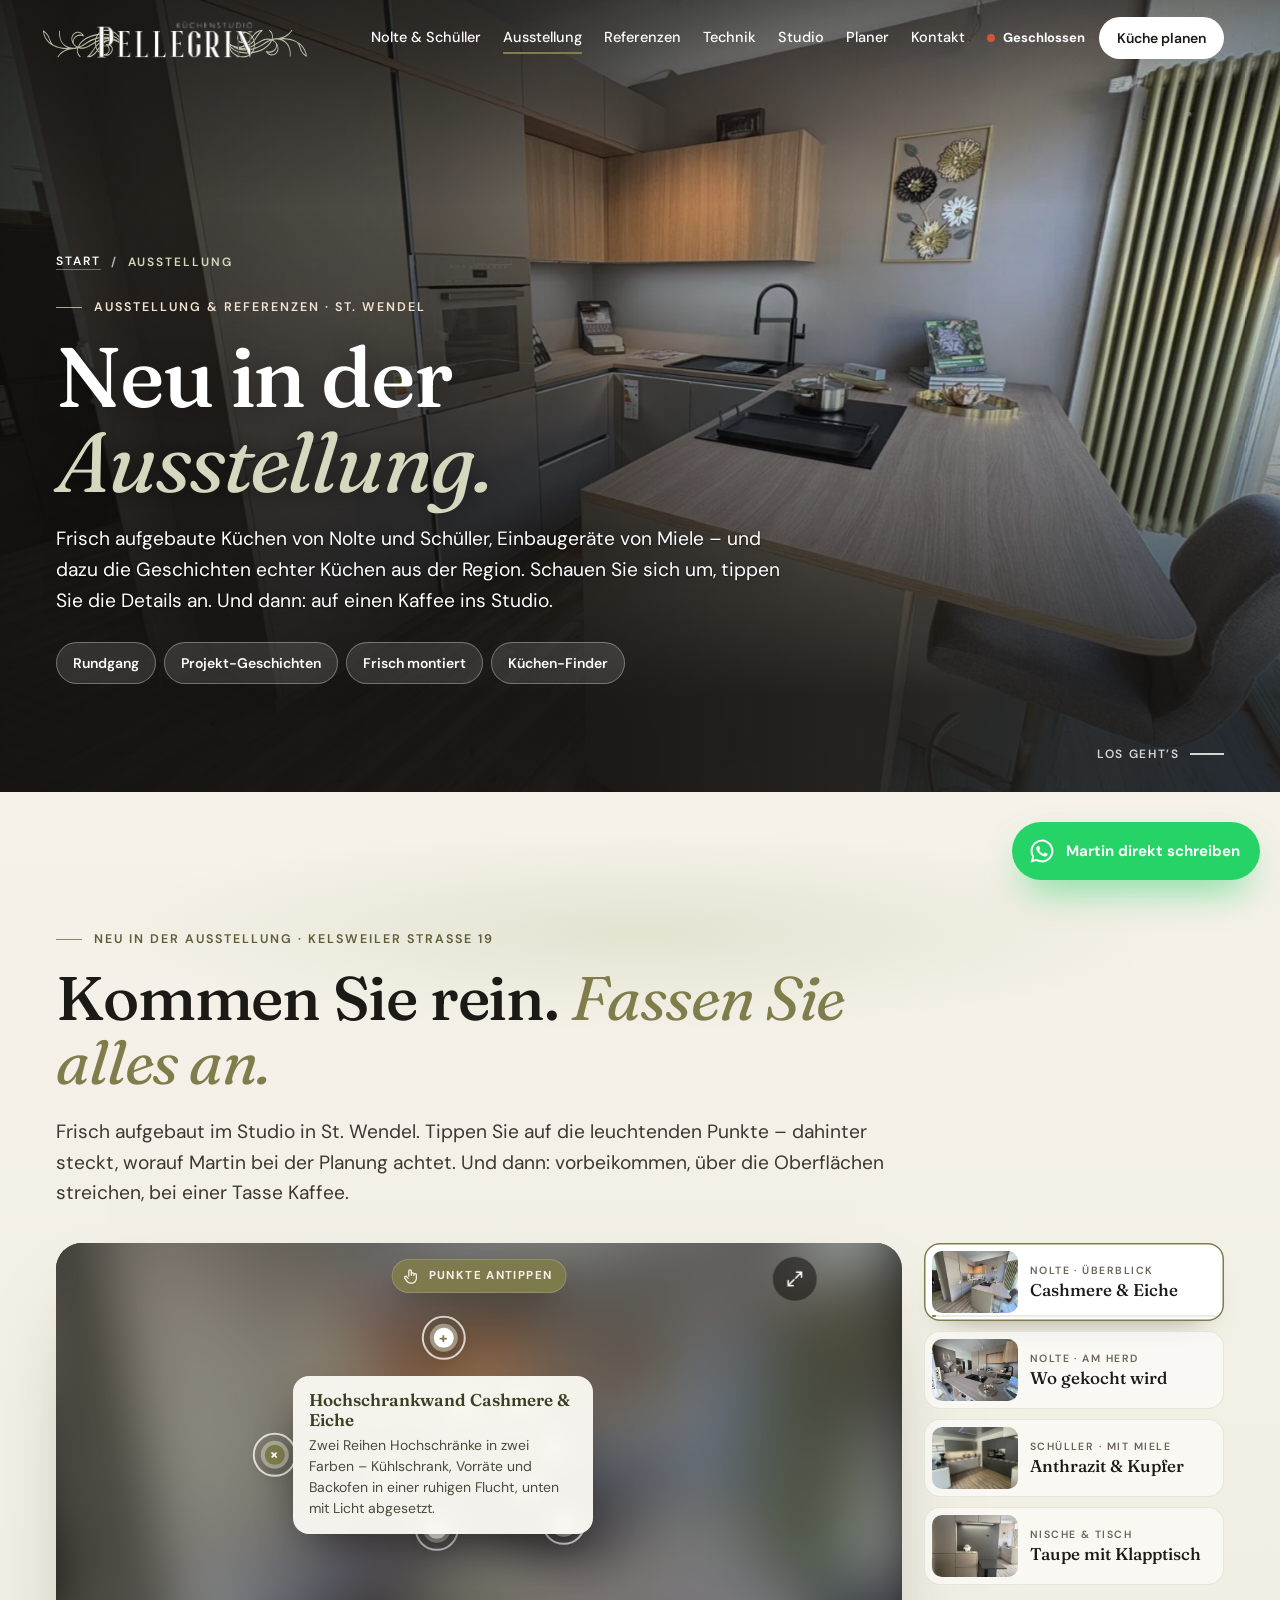
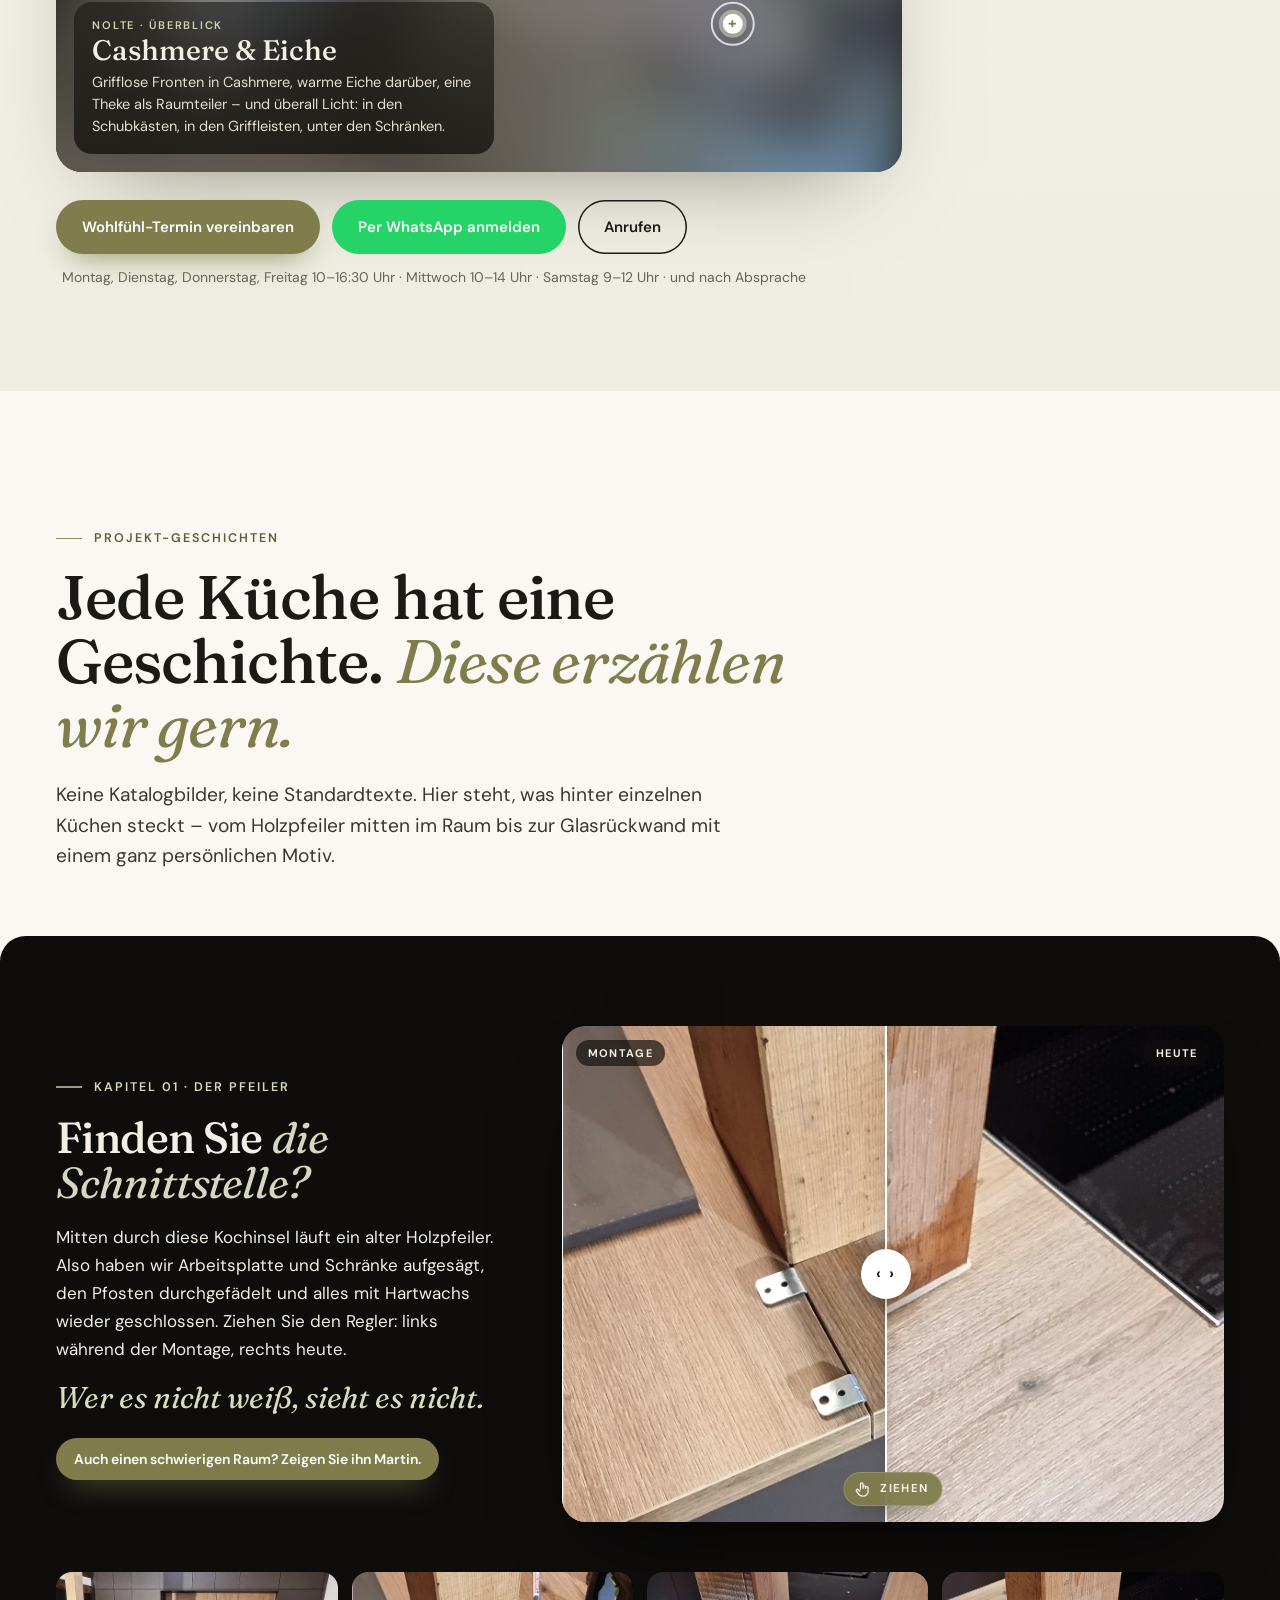
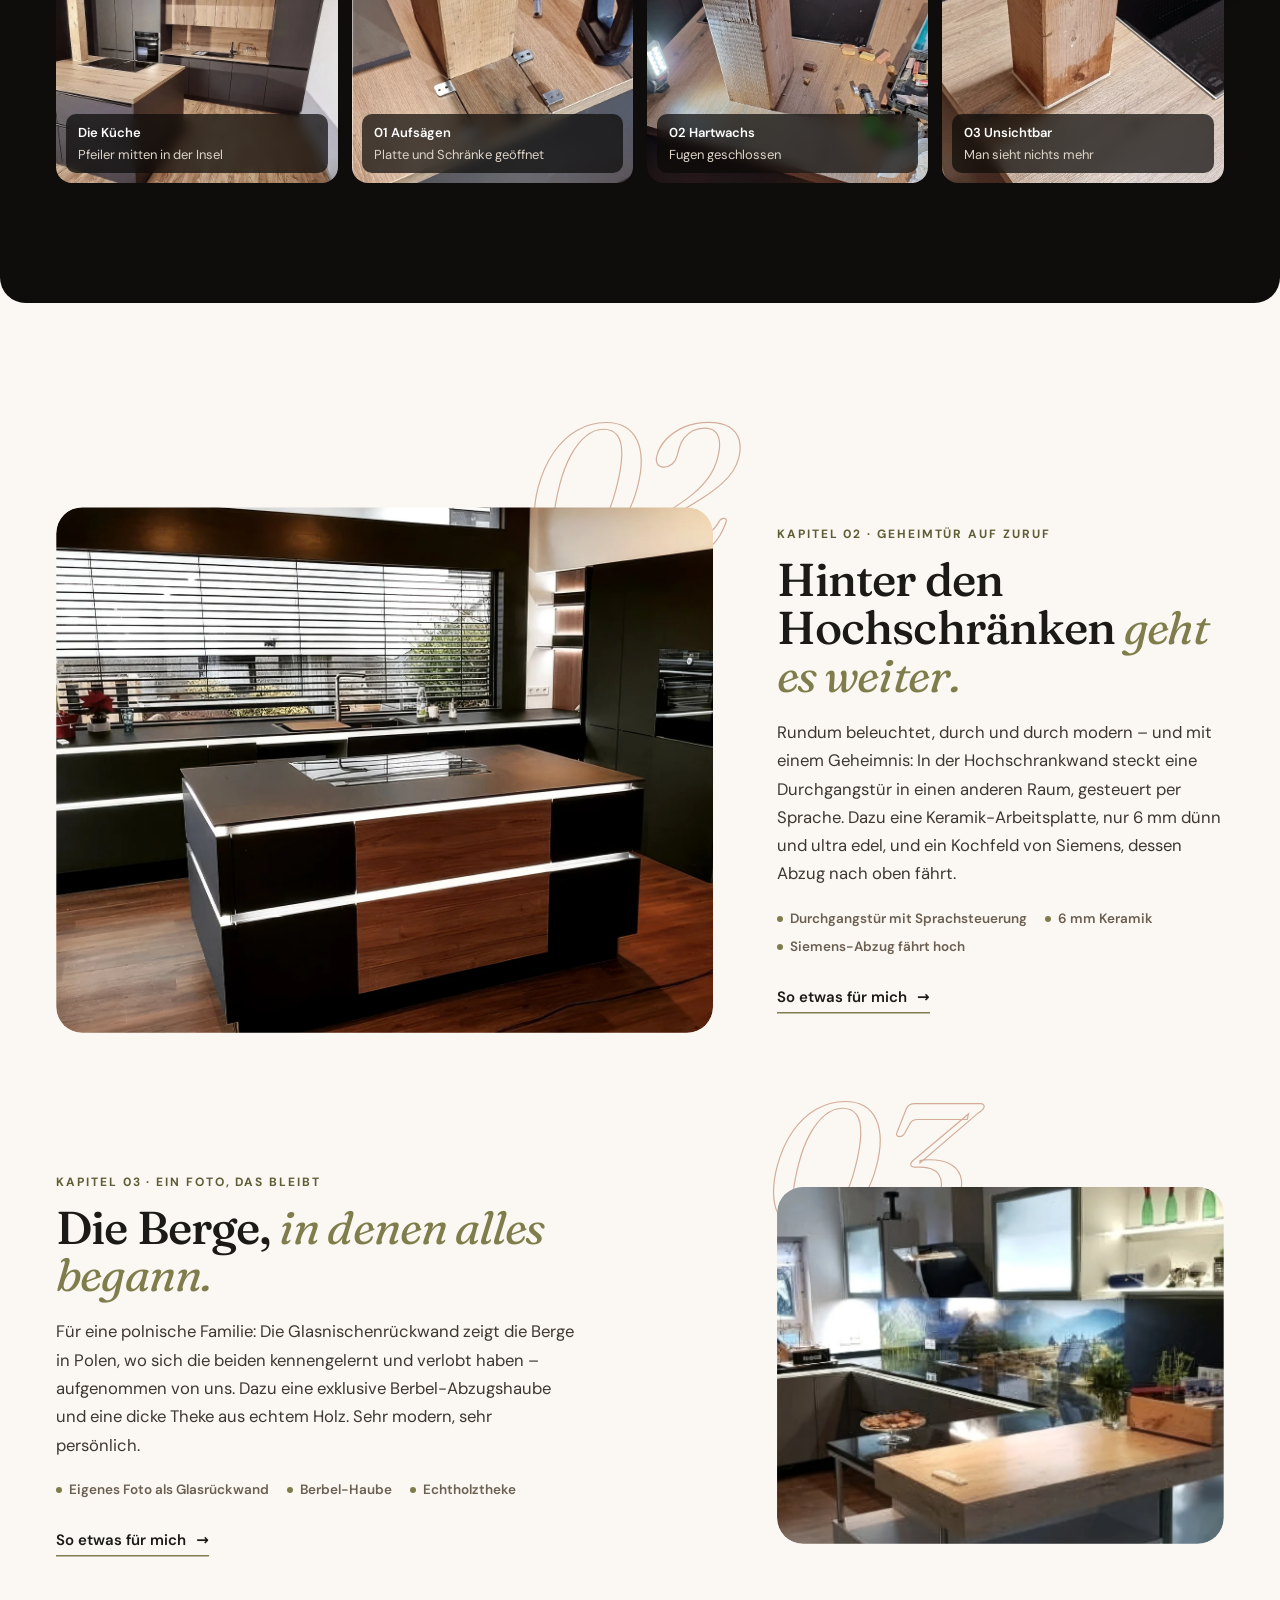
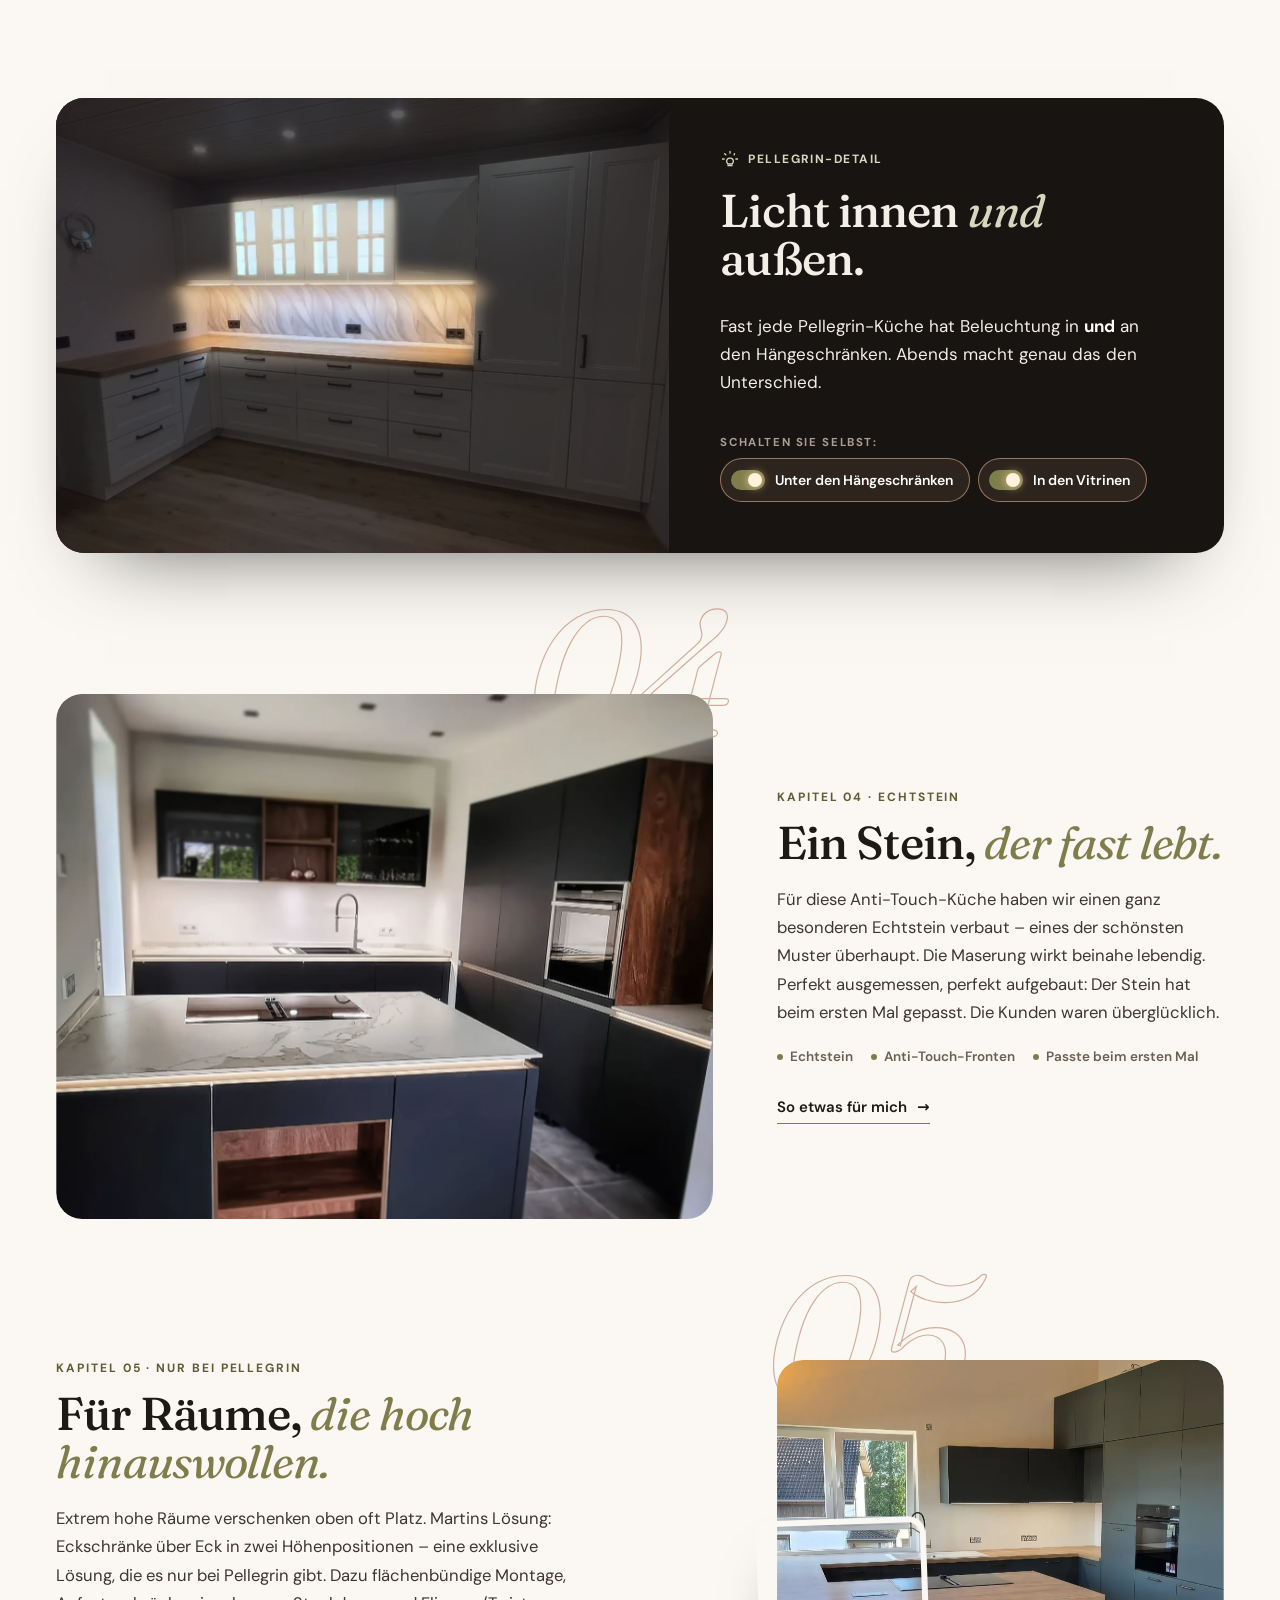
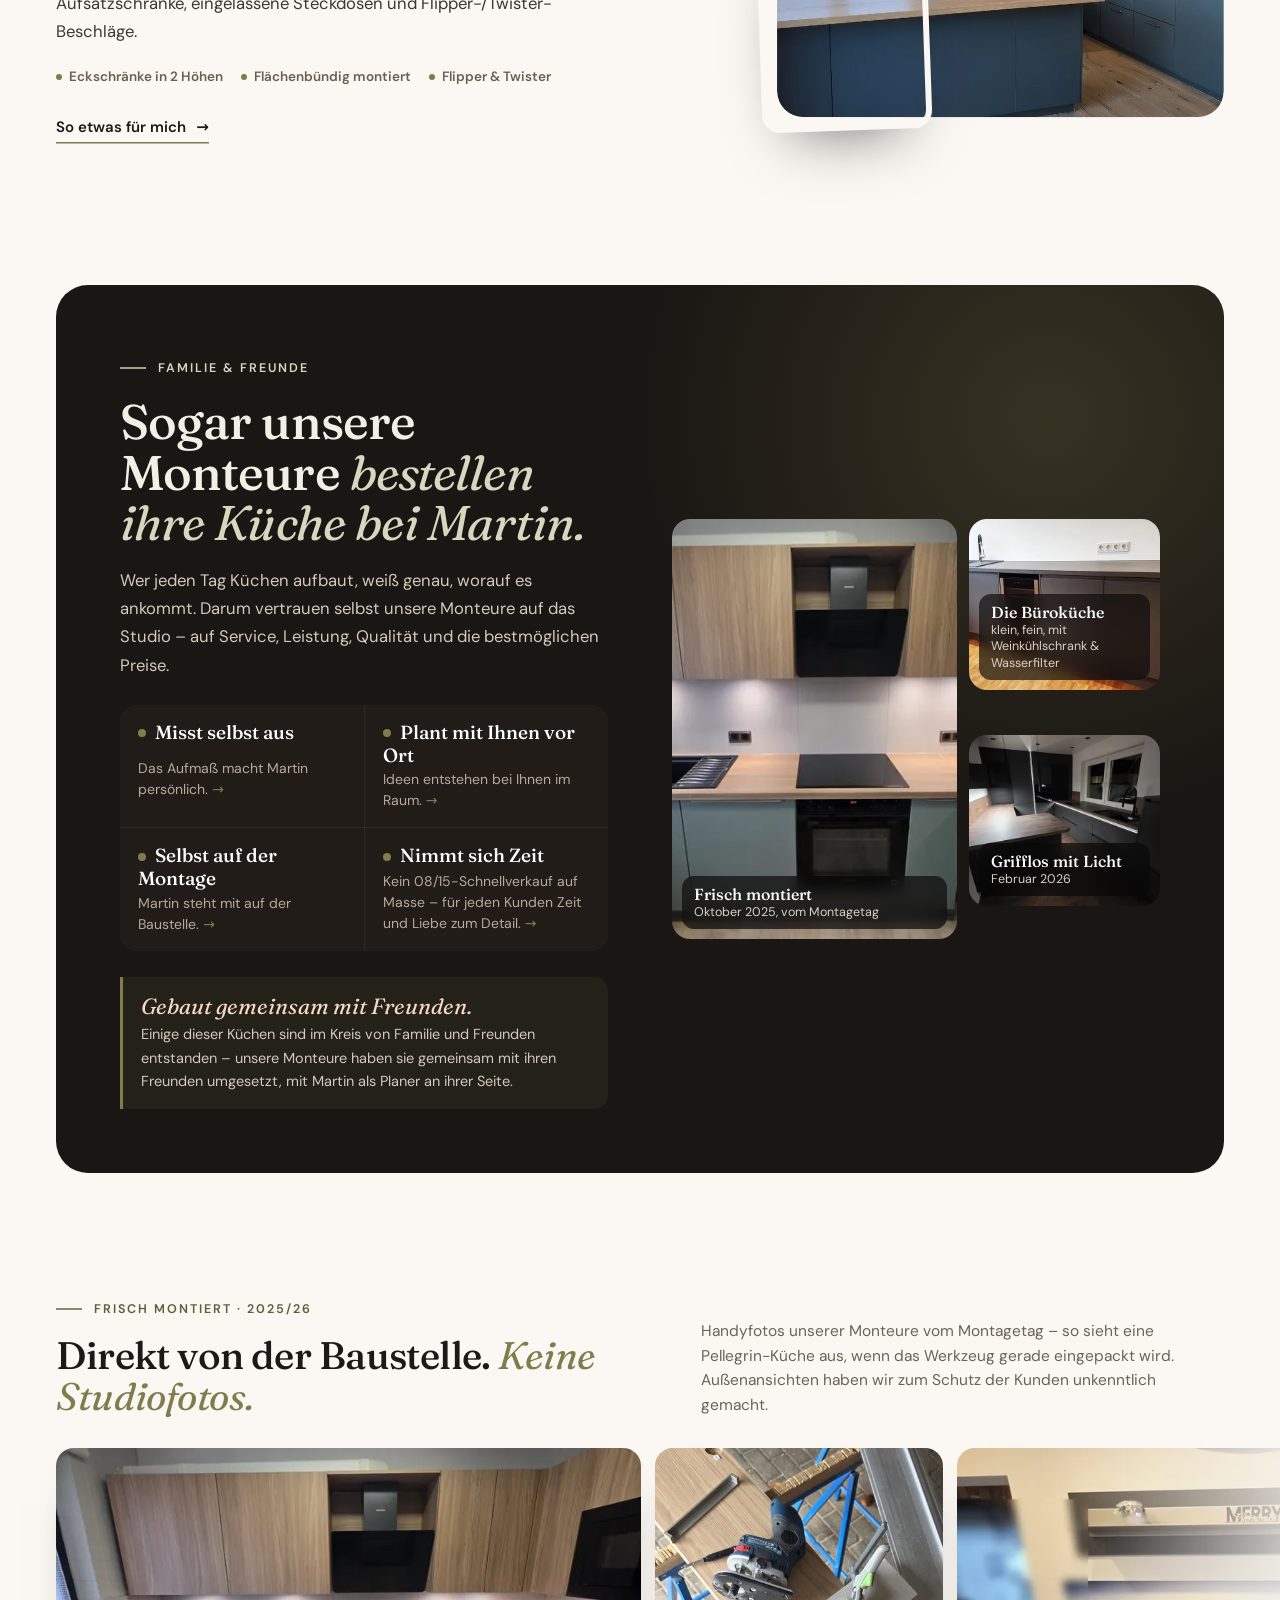
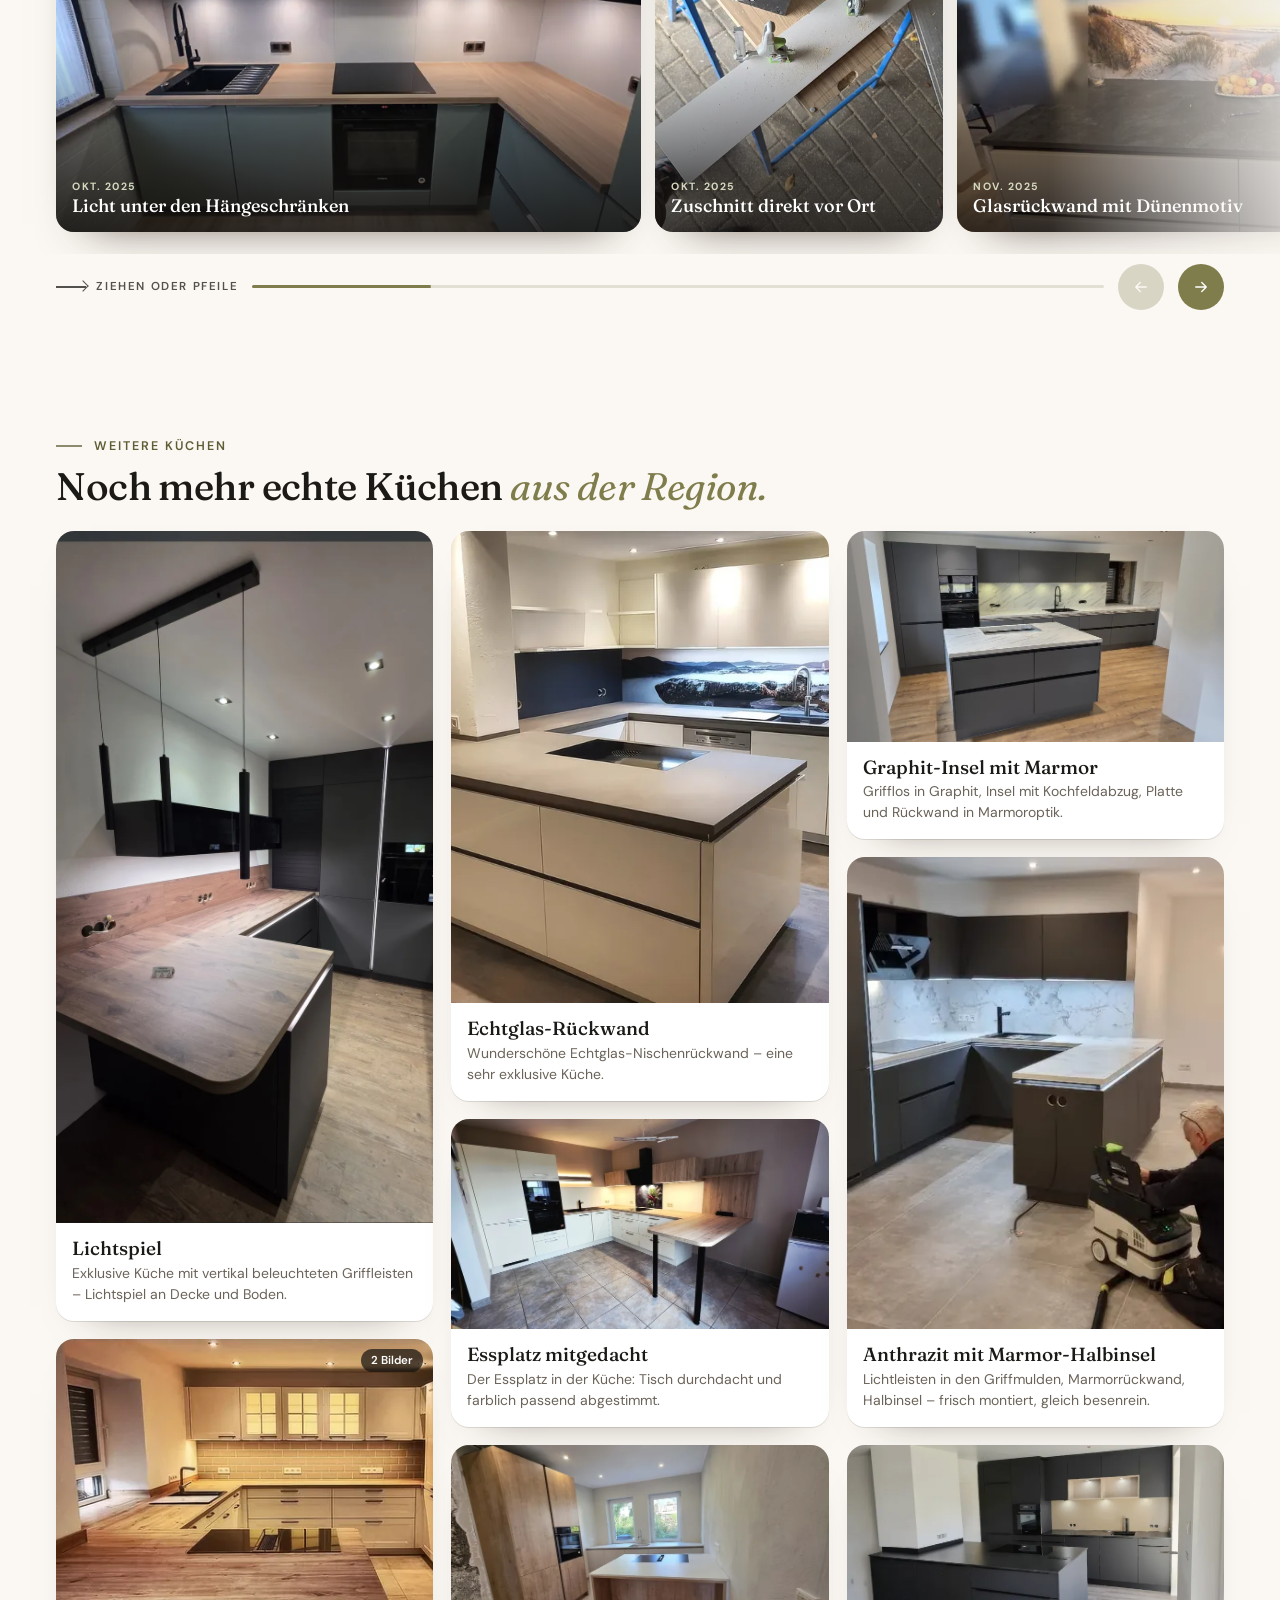
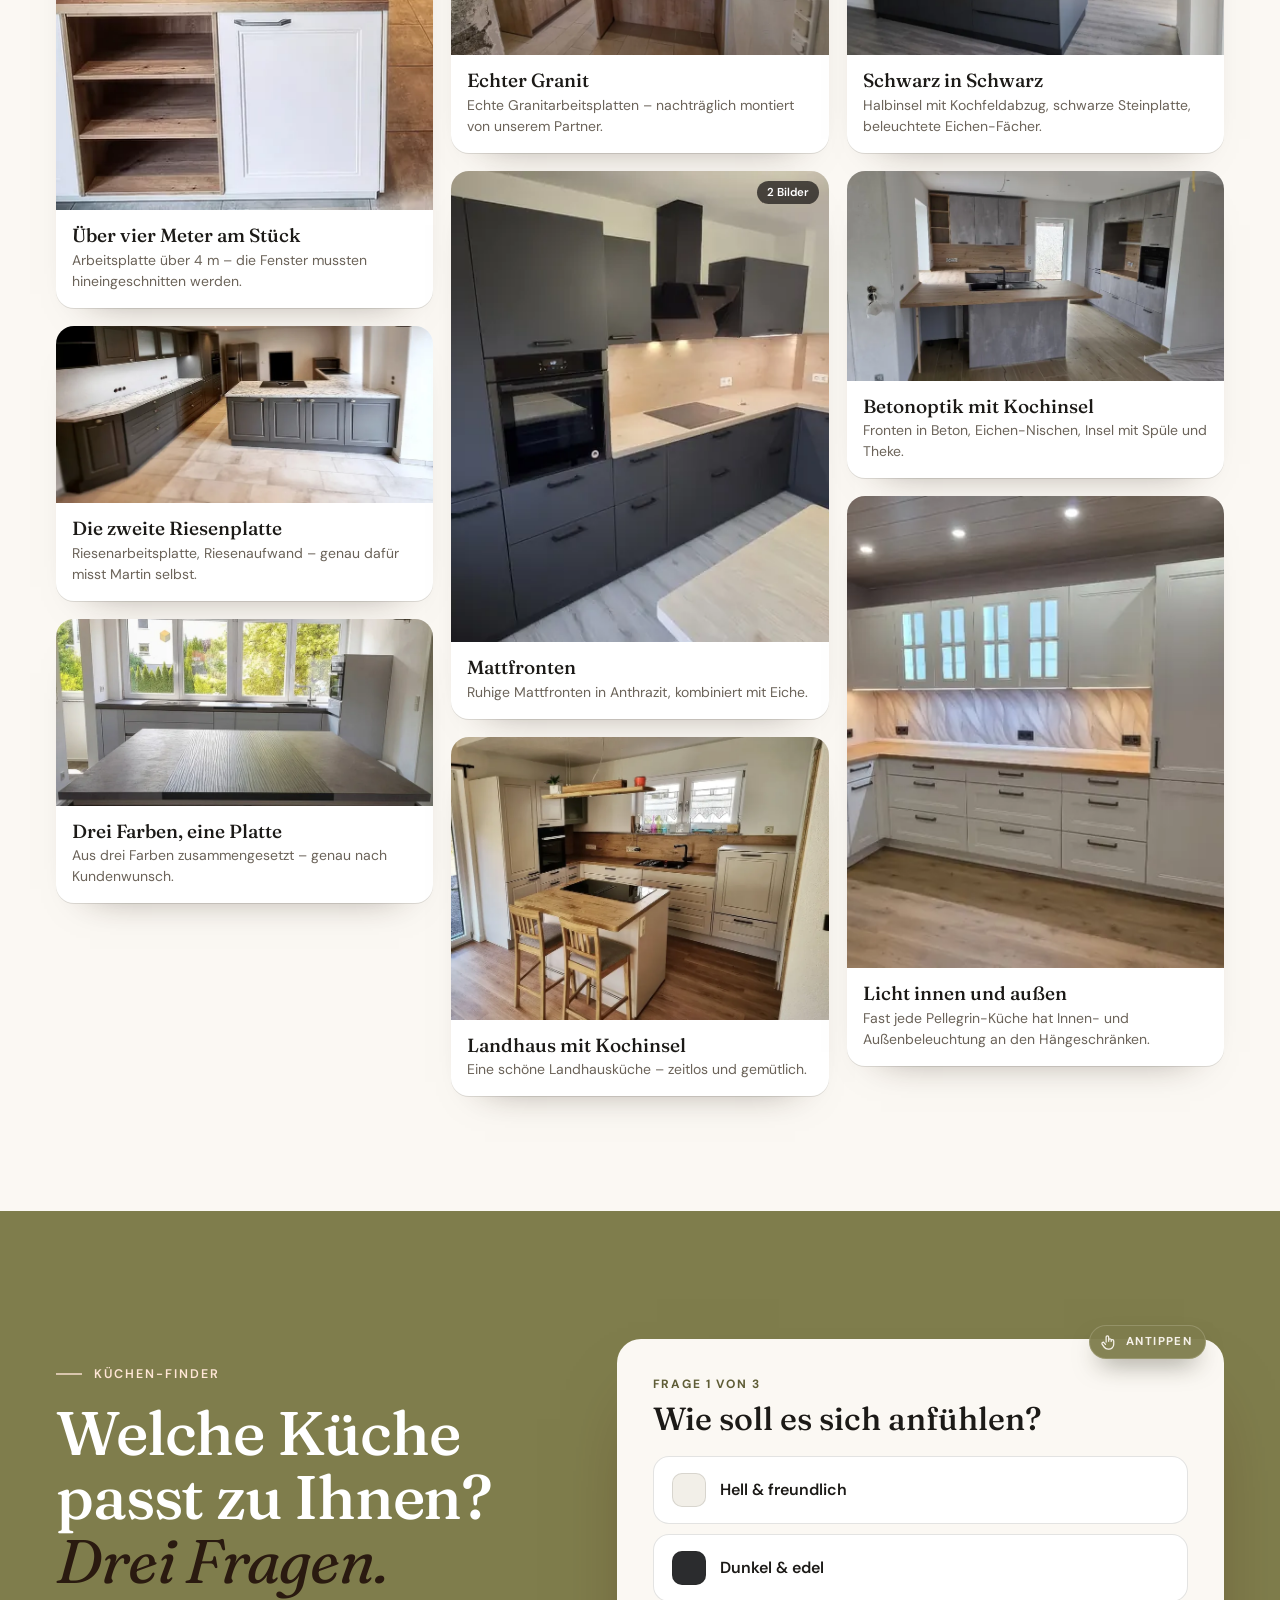
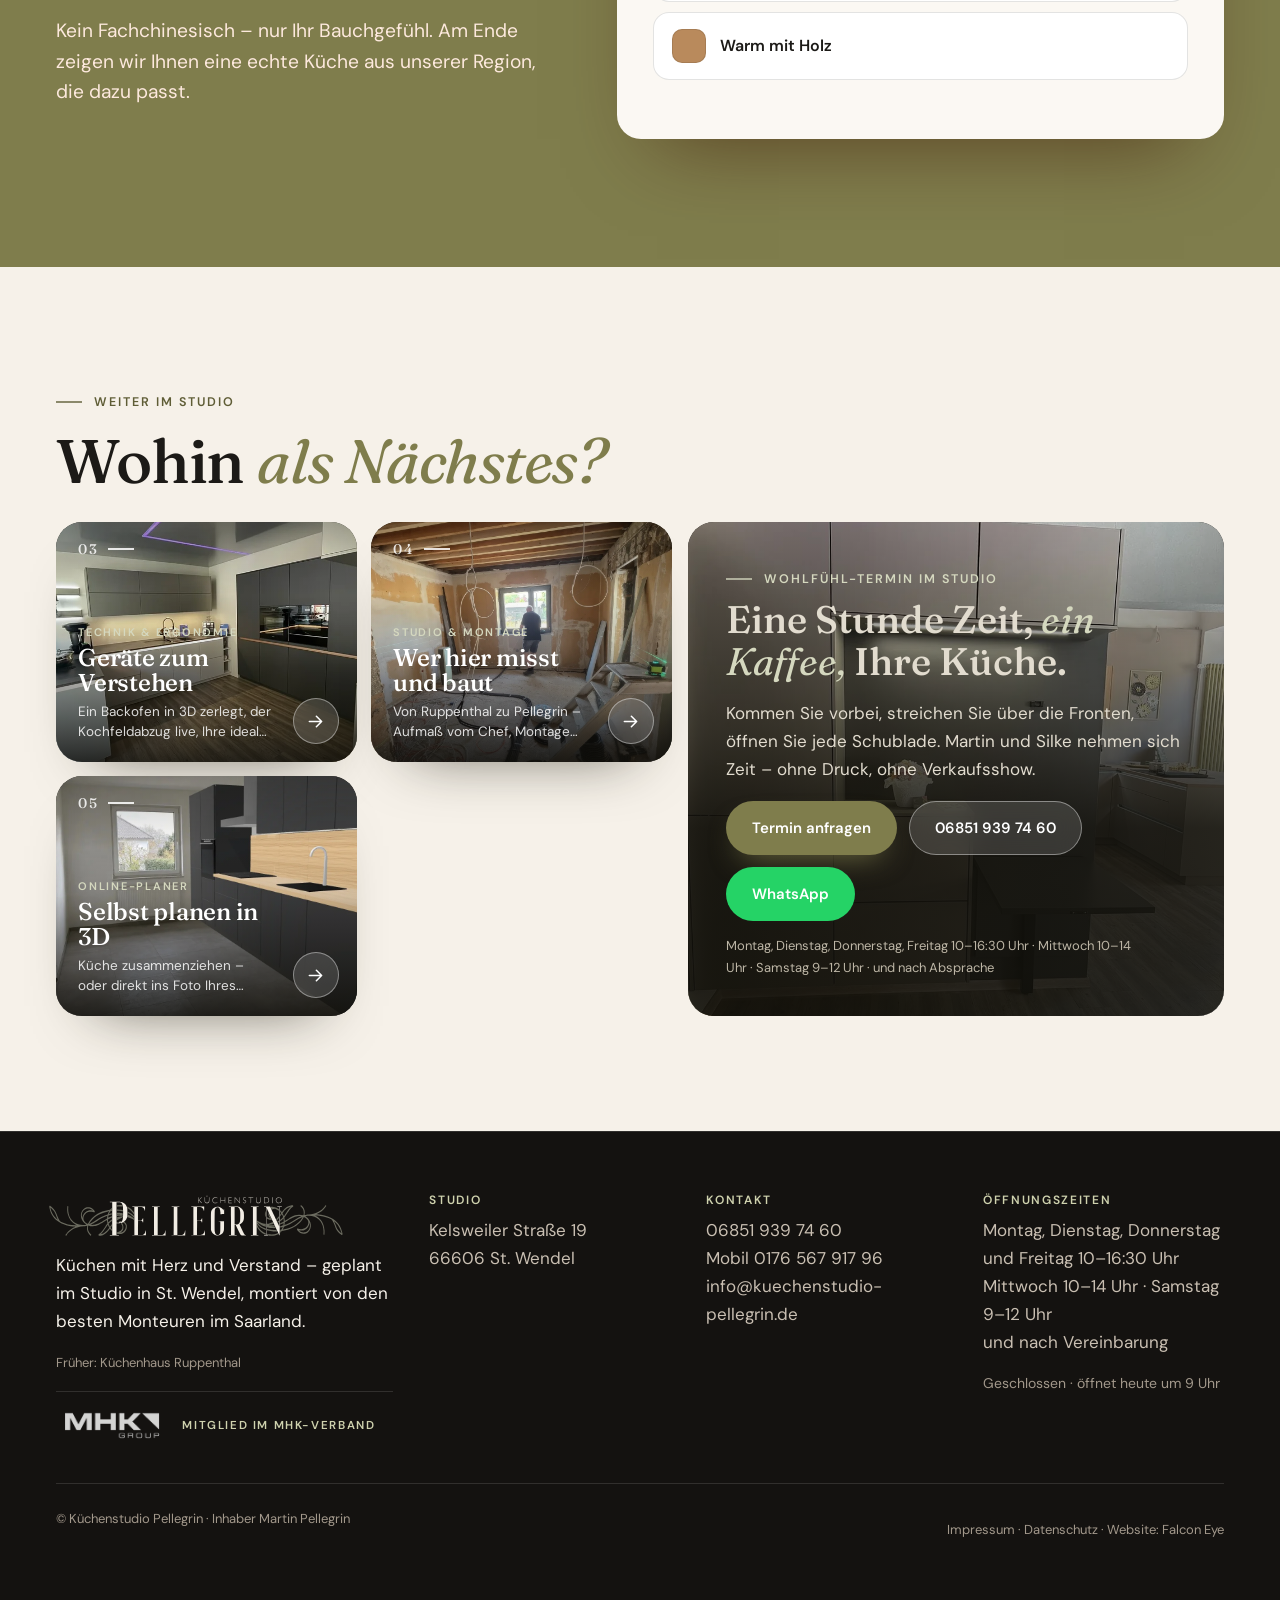
<file: ausstellung.html>
<!doctype html>
<html lang="de" data-page="ausstellung" data-hook="https://hook.eu1.make.com/a36b9tmomybuo3w4ffzs7iai0kumm900">
<head>
<meta charset="utf-8">
<script data-fe="intro">/* Intro bei jedem Oeffnen (auch Neuladen), nicht beim Zurueckklicken innerhalb der Seite; ?nointro ueberspringt */try{(function(k){var s=location.search;if(/[?&]nointro/.test(s)){sessionStorage.setItem(k,'1');return}var t=(performance.getEntriesByType('navigation')[0]||{}).type||'',i=false;if(t==='back_forward')return;try{var r=new URL(document.referrer);i=r.origin===location.origin&&r.pathname.indexOf(location.pathname.replace(/[^/]*$/,''))===0}catch(e){}if(/[?&]intro(&|=|$)/.test(s)||t==='reload'||!i)sessionStorage.removeItem(k)})('pel-intro3')}catch(e){}</script>
<meta name="viewport" content="width=device-width, initial-scale=1, viewport-fit=cover">
<title>Küchenausstellung St. Wendel: Nolte & Schüller | Pellegrin</title>
<meta name="description" content="Küchenausstellung in St. Wendel: grifflose Nolte-Küche, Schüller mit Miele-Geräten, Licht-Nische – dazu echte Küchen aus dem Saarland. Küchenstudio Pellegrin.">
<meta name="robots" content="index, follow">
<link rel="canonical" href="https://kuechenstudio-pellegrin.de/ausstellung.html">
<meta property="og:type" content="website">
<meta property="og:locale" content="de_DE">
<meta property="og:site_name" content="Küchenstudio Pellegrin">
<meta property="og:title" content="Küchenausstellung St. Wendel: Nolte & Schüller | Pellegrin">
<meta property="og:description" content="Küchenausstellung in St. Wendel: grifflose Nolte-Küche, Schüller mit Miele-Geräten, Licht-Nische – dazu echte Küchen aus dem Saarland. Küchenstudio Pellegrin.">
<meta property="og:image" content="https://kuechenstudio-pellegrin.de/og.jpg">
<meta property="og:image:width" content="1200">
<meta property="og:image:height" content="630">
<meta property="og:image:alt" content="Küchenstudio Pellegrin in St. Wendel – Nolte und Schüller Küchen">
<meta property="og:url" content="https://kuechenstudio-pellegrin.de/ausstellung.html">
<meta name="twitter:card" content="summary_large_image">
<meta name="twitter:title" content="Küchenausstellung St. Wendel: Nolte & Schüller | Pellegrin">
<meta name="twitter:description" content="Küchenausstellung in St. Wendel: grifflose Nolte-Küche, Schüller mit Miele-Geräten, Licht-Nische – dazu echte Küchen aus dem Saarland. Küchenstudio Pellegrin.">
<meta name="twitter:image" content="https://kuechenstudio-pellegrin.de/og.jpg">
<meta name="theme-color" content="#f6f1e9">
<link rel="icon" href="img/favicon.png">
<link rel="apple-touch-icon" href="img/apple-touch-icon.png">
<link rel="preload" href="fonts/fraunces-latin-500-normal.woff2" as="font" type="font/woff2" crossorigin>
<style>:where(img[height]){height:auto}</style>
<link rel="stylesheet" href="assets/style.css?v=1794489744">
<link rel="stylesheet" href="assets/kp.css?v=1794489744">
<link rel="stylesheet" href="assets/pg.css?v=1794489744">
<link rel="stylesheet" href="assets/brand.css?v=1794489744">
<link rel="stylesheet" href="assets/mk2.css?v=1794489744">
<link rel="stylesheet" href="assets/uni.css?v=1794489744">
<script type="application/ld+json">{"@context": "https://schema.org", "@graph": [{"@id": "https://kuechenstudio-pellegrin.de/#studio", "@type": ["HomeGoodsStore", "LocalBusiness"], "name": "Küchenstudio Pellegrin", "url": "https://kuechenstudio-pellegrin.de/"}, {"@type": "WebPage", "@id": "https://kuechenstudio-pellegrin.de/ausstellung.html#seite", "url": "https://kuechenstudio-pellegrin.de/ausstellung.html", "name": "Küchenausstellung St. Wendel: Nolte & Schüller | Pellegrin", "description": "Küchenausstellung in St. Wendel: grifflose Nolte-Küche, Schüller mit Miele-Geräten, Licht-Nische – dazu echte Küchen aus dem Saarland. Küchenstudio Pellegrin.", "inLanguage": "de-DE", "isPartOf": {"@id": "https://kuechenstudio-pellegrin.de/#website"}, "about": {"@id": "https://kuechenstudio-pellegrin.de/#studio"}, "breadcrumb": {"@type": "BreadcrumbList", "itemListElement": [{"@type": "ListItem", "position": 1, "name": "Startseite", "item": "https://kuechenstudio-pellegrin.de/"}, {"@type": "ListItem", "position": 2, "name": "Ausstellung", "item": "https://kuechenstudio-pellegrin.de/ausstellung.html"}]}}]}</script>
</head>
<body>
<a class="skip" href="#main">Zum Inhalt springen</a>
<header class="hdr">
  <a class="brand" href="index.html" aria-label="Küchenstudio Pellegrin – Startseite"><svg class="plogo pl-full pl-anim pl-head" viewBox="70 74 2750 414" role="img" aria-label="Küchenstudio Pellegrin" data-pl-play><defs><linearGradient id="hdgL" x1="0" x2="1"><stop offset="0" stop-color="#000"/><stop offset=".05" stop-color="#fff"/></linearGradient><linearGradient id="hdgR" x1="0" x2="1"><stop offset=".95" stop-color="#fff"/><stop offset="1" stop-color="#000"/></linearGradient><mask id="hdmL" maskUnits="userSpaceOnUse" x="-3000" y="0" width="9000" height="750"><rect class="pl-mL" x="880" y="0" width="3000" height="750" fill="url(#hdgL)"/></mask><mask id="hdmR" maskUnits="userSpaceOnUse" x="-3000" y="0" width="9000" height="750"><rect class="pl-mR" x="-996" y="0" width="3000" height="750" fill="url(#hdgR)"/></mask><linearGradient id="hdsh" gradientUnits="userSpaceOnUse" x1="0" x2="420" y1="0" y2="0"><stop offset="0" stop-color="#fff" stop-opacity="0"/><stop offset=".5" stop-color="#fff" stop-opacity=".85"/><stop offset="1" stop-color="#fff" stop-opacity="0"/></linearGradient><clipPath id="hdcl"><use href="#hdc0"/><use href="#hdc1"/><use href="#hdc2"/><use href="#hdc3"/><use href="#hdc4"/><use href="#hdc5"/><use href="#hdc6"/><use href="#hdc7"/><use href="#hdc8"/></clipPath></defs><g class="pl-fl pl-fl-l" mask="url(#hdmL)"><path d="M251 473C249 471 248 469 248 468C248 466 264 445 273 435C289 419 314 402 336 394C340 393 340 392 338 392C337 392 333 391 330 391C313 391 278 385 255 378C196 362 148 327 124 283C111 261 105 241 100 210C99 207 103 201 105 201C109 201 136 224 145 236C156 250 161 258 173 292C179 308 187 325 194 335C198 342 198 342 210 348C248 367 289 377 342 379L354 380L343 375C306 355 281 322 270 279C265 261 263 237 265 217C266 210 266 204 266 203C266 203 268 204 271 204C274 205 275 206 275 207C274 209 274 216 273 223C270 294 305 351 364 370C384 377 407 379 428 376C441 373 441 374 434 368C398 342 381 299 394 261C401 239 421 220 443 214C452 212 468 213 476 216C490 221 505 233 514 246L518 252L516 256C514 260 513 261 512 261C511 260 506 259 502 258C488 253 469 253 458 257C446 261 438 266 430 275C417 288 412 301 413 318C414 333 416 338 427 348C435 356 450 366 453 366C454 366 456 363 458 360C471 332 505 297 539 276C565 260 604 246 642 240L656 237L665 228L674 218L674 226C674 231 674 234 673 235C672 236 672 236 673 236C674 236 674 238 674 242L674 248L668 248C662 249 661 250 659 252C657 254 647 274 647 275C647 275 652 274 657 273C662 271 668 270 670 270L674 269L674 275C674 279 674 281 673 281C672 282 665 283 658 285C650 287 644 288 643 289C642 290 638 310 639 310C639 311 646 308 655 304C675 293 674 294 674 301L674 308L656 316L638 325L638 329C638 333 640 349 641 351C641 352 642 352 646 348C650 343 660 335 669 328L674 325L674 332L674 339L670 342C664 346 653 356 648 361L644 366L646 372C648 378 655 391 656 392C656 392 656 392 657 391C658 390 662 385 666 378L674 368L674 376L674 384L668 393C661 402 661 402 669 410L674 416L674 423L674 430L667 424C664 420 659 415 658 414L656 410L654 413C634 441 618 456 598 465C588 470 574 474 564 474C560 475 556 475 555 476C554 476 553 475 552 470C551 465 551 464 553 462C568 450 572 446 578 440C588 429 596 417 613 392C621 379 629 368 631 366C634 362 634 362 632 356C632 352 631 346 630 342C629 330 632 329 601 347C548 380 527 388 495 387C482 387 478 387 470 385C464 383 459 382 459 382C458 382 455 394 454 402C453 422 460 439 476 456L485 466L483 470C482 473 481 475 480 475C478 475 462 458 458 450C446 432 443 410 447 390C448 387 448 385 448 384C448 384 443 385 438 386C434 387 423 388 415 389C342 394 285 425 256 474C254 476 254 476 251 473ZM589 456C607 449 626 433 643 411L650 402L646 394C644 391 641 385 640 381C639 378 637 375 637 375C636 375 628 386 619 400C599 430 593 438 582 451C572 462 572 462 589 456ZM726 457L719 456L719 449C719 446 719 443 720 443C720 443 724 442 728 442C746 438 760 428 767 414C770 409 770 408 770 398C770 387 770 386 767 379C765 375 761 369 759 367C756 364 755 362 756 362C762 359 766 359 767 360C777 375 779 382 779 398C779 407 779 410 777 416C773 427 764 438 754 444C752 445 750 446 750 447C751 447 754 446 758 446C783 440 802 416 802 391C802 376 795 365 782 359L775 355L781 352L786 348L790 350C798 354 806 366 810 378C812 386 811 403 808 413C800 436 782 452 761 458C753 459 734 459 726 457ZM510 374C525 373 546 366 568 354C581 346 628 318 629 316C630 316 630 314 630 311C630 308 631 303 631 299C632 295 632 292 632 292C632 292 626 294 620 297C591 308 566 320 539 339C518 353 506 360 491 368C478 374 478 374 481 374C489 376 496 376 510 374ZM476 362C494 354 509 345 534 328C564 308 590 295 620 284C637 278 636 279 639 270C640 267 643 261 645 257C647 254 648 251 648 251C647 251 640 252 632 254C595 262 562 274 536 291C510 308 483 336 470 358C468 361 466 364 466 365C466 366 468 365 476 362ZM742 346C743 343 744 340 744 340C744 339 762 340 763 340C763 341 762 342 760 344C757 348 752 350 746 351L742 352L742 346ZM720 329C719 323 720 322 722 320L726 317L723 318C720 318 720 318 720 312L720 306L723 305C728 304 753 299 755 299C756 299 760 298 765 296C769 295 773 294 774 294C774 295 774 298 773 301L772 306L765 309C755 313 740 321 729 328L720 335L720 329ZM867 324C853 316 838 310 827 307C822 306 818 305 817 305C817 304 818 303 818 301C819 299 819 294 820 290L820 282L832 288C844 294 859 303 869 311C873 314 876 316 876 316C877 316 877 320 877 323L876 330L867 324ZM174 319C171 314 167 302 164 294C154 266 148 254 136 241C128 232 111 217 110 219C110 220 115 240 119 250C127 273 140 293 157 310C164 317 176 328 178 328C178 328 176 324 174 319ZM408 292C416 268 436 250 461 244C468 242 471 242 482 242C489 243 496 243 497 244C499 244 499 244 496 240C472 219 439 220 416 242C399 260 394 283 402 309L403 314L404 306C405 302 407 296 408 292ZM874 307C866 296 846 280 828 271L820 267L820 260L820 254L826 257C842 264 858 275 870 287L877 295L877 303L876 311L874 307ZM720 287C719 280 718 281 738 279C746 278 752 278 752 278C752 277 745 277 736 276L720 276L720 270L720 264L736 264C745 265 757 266 762 266C768 267 773 268 773 268C774 268 774 273 774 280L774 292L757 291C746 291 737 291 730 292L720 294L720 287ZM875 279C868 262 846 240 826 227C819 223 819 223 816 216C815 212 814 208 814 208C815 208 827 215 838 221C848 229 866 246 872 256L877 263L877 272C876 282 876 282 875 279ZM767 251C756 249 735 247 727 247L720 247L720 240L720 234L729 234C746 236 772 239 774 240C774 241 774 243 774 247L774 252L767 251ZM720 204C720 201 720 198 719 198C719 196 733 194 750 194C768 194 770 194 770 199C771 201 771 203 772 205C772 207 772 207 754 206C741 206 733 206 728 207L720 209L720 204Z"/></g><g class="pl-fl pl-fl-r" mask="url(#hdmR)"><path d="M2121 475C2112 474 2112 474 2113 472C2114 470 2114 470 2113 468C2111 466 2110 466 2103 466L2095 466L2095 462L2095 457L2104 460C2133 467 2164 465 2188 454L2196 450L2198 455L2201 460L2193 464C2177 473 2161 476 2138 476C2130 476 2122 476 2121 475ZM2775 464C2752 446 2737 429 2728 410C2726 406 2721 394 2718 384C2710 364 2700 343 2694 334C2690 328 2688 327 2680 322C2654 309 2621 299 2588 294C2572 292 2550 290 2541 290L2535 290L2545 295C2592 319 2618 364 2623 424C2624 437 2623 464 2622 466C2621 466 2619 466 2617 465C2614 465 2614 464 2614 462C2622 387 2591 326 2532 302C2509 292 2478 290 2453 295L2448 296L2454 302C2505 337 2514 408 2472 442C2441 467 2400 460 2374 424L2370 418L2372 413C2374 409 2375 408 2376 409C2406 421 2436 416 2457 396C2470 383 2476 369 2475 352C2474 335 2470 328 2456 316C2449 311 2434 302 2434 303C2434 303 2432 306 2430 310C2423 325 2408 346 2391 361C2353 398 2306 420 2245 430L2231 432L2224 440L2218 448L2217 442C2217 438 2217 432 2217 428L2217 421L2222 421C2225 421 2227 420 2228 418C2231 416 2241 396 2240 395C2240 395 2236 396 2232 397C2217 400 2217 400 2217 398C2215 392 2216 388 2218 388C2228 386 2243 382 2244 381C2245 380 2246 377 2247 371C2250 357 2251 357 2233 366C2225 370 2217 374 2217 374C2216 374 2216 371 2216 368L2216 362L2232 354C2241 349 2249 345 2249 344C2250 343 2249 320 2247 318C2247 317 2243 321 2238 325C2230 333 2224 338 2219 342L2216 343L2216 336L2216 330L2223 324C2226 322 2233 316 2237 312L2244 304L2242 299C2240 291 2233 278 2232 278C2232 278 2228 283 2224 288L2216 299L2216 291L2216 283L2221 275C2227 267 2227 268 2219 260C2216 256 2216 256 2216 249L2216 242L2220 244C2221 246 2225 250 2228 253L2232 259L2240 249C2264 216 2288 201 2322 196C2335 194 2335 194 2335 197C2337 206 2338 205 2330 211C2313 224 2302 238 2277 275C2268 288 2260 301 2258 303L2255 307L2256 318C2257 323 2258 329 2258 331C2258 333 2258 336 2259 337L2259 339L2264 336C2266 334 2278 328 2290 321C2315 305 2340 292 2354 288C2379 280 2402 280 2428 288C2431 288 2434 277 2433 262C2433 243 2426 228 2411 212C2407 208 2403 204 2403 204C2403 203 2404 201 2405 198L2407 194L2412 198C2415 201 2420 206 2424 210C2441 232 2446 255 2440 283L2440 286L2443 285C2450 283 2464 281 2478 280C2507 278 2539 270 2564 257C2591 244 2612 226 2628 202C2631 198 2634 194 2634 194C2634 194 2636 196 2637 198C2641 202 2641 202 2629 217C2611 242 2586 262 2557 273L2547 278L2556 278C2606 282 2645 292 2680 310C2740 339 2776 388 2787 451L2789 462L2786 466C2784 468 2782 469 2782 469C2782 469 2779 467 2775 464ZM2076 463C2047 450 2020 425 2007 399C2004 394 2004 393 2004 382L2004 370L2007 377C2017 405 2036 426 2064 444C2069 446 2076 450 2079 451L2085 454L2085 460C2085 463 2085 466 2084 466C2084 466 2080 464 2076 463ZM2776 444C2769 411 2751 379 2727 356C2720 349 2712 342 2711 342C2710 342 2712 345 2713 349C2717 356 2721 366 2728 384C2736 407 2742 418 2755 432C2763 440 2777 452 2778 452C2778 451 2778 448 2776 444ZM2445 443C2456 440 2470 431 2477 422C2489 404 2493 385 2487 363L2485 354L2484 362C2481 386 2465 409 2444 419C2439 422 2432 425 2428 426C2421 428 2403 428 2395 427L2390 426L2392 429C2404 442 2426 447 2445 443ZM2155 435C2140 434 2119 431 2105 428L2094 425L2095 419C2095 416 2095 413 2096 413C2096 413 2101 414 2107 415C2125 420 2144 422 2165 423L2184 423L2186 429C2187 432 2189 435 2189 435C2189 436 2172 436 2155 435ZM2077 419C2048 408 2026 393 2010 373L2004 366L2004 351C2004 343 2004 336 2004 336C2005 336 2009 339 2015 342C2039 356 2057 363 2075 365L2085 366L2085 380L2085 394L2077 391C2059 384 2037 372 2021 360C2013 354 2007 350 2007 352C2007 354 2020 369 2026 376C2040 388 2060 400 2079 407L2085 409L2085 416C2085 419 2085 422 2085 422C2085 422 2081 421 2077 419ZM2252 416C2285 410 2318 398 2342 385C2372 367 2403 338 2418 312C2420 308 2422 305 2422 304C2421 304 2399 314 2388 320C2382 323 2366 333 2354 341C2320 363 2297 375 2266 386L2252 392L2249 399C2248 403 2245 409 2244 412C2242 415 2241 417 2241 418C2241 418 2243 418 2252 416ZM2140 405C2129 404 2115 402 2103 399L2094 397L2094 382L2094 366L2101 366C2114 364 2129 359 2148 348C2149 348 2157 366 2157 367C2157 367 2150 368 2142 369C2134 371 2124 373 2120 374L2112 377L2116 378C2123 379 2149 379 2156 378L2162 377L2165 382C2166 386 2167 388 2167 388C2166 389 2150 391 2141 391C2125 391 2137 393 2156 393L2170 393L2172 399C2174 404 2175 405 2173 405C2171 406 2153 406 2140 405ZM2204 373L2201 368L2204 366C2206 365 2206 365 2207 369C2207 370 2207 374 2207 375C2206 378 2206 378 2204 373ZM2272 372C2301 360 2320 350 2352 328C2372 315 2393 303 2404 299C2407 298 2409 296 2409 296C2409 294 2391 294 2381 295C2355 298 2336 306 2286 336C2272 344 2260 352 2260 352C2259 353 2258 356 2258 360C2258 364 2257 369 2256 372C2256 375 2256 377 2257 377C2258 377 2264 374 2272 372ZM2192 349C2191 346 2190 344 2190 344C2190 344 2194 342 2199 339L2207 335L2207 342L2207 349L2202 351C2198 353 2196 354 2196 354C2195 354 2194 352 2192 349ZM2183 329L2181 324L2188 316C2192 312 2198 306 2201 302L2206 296L2206 300C2206 303 2206 306 2207 308C2207 311 2207 312 2196 323L2186 334L2183 329ZM2120 329C2113 327 2103 324 2098 320C2094 317 2094 317 2094 310L2094 303L2098 306C2103 310 2111 314 2118 315C2127 318 2128 318 2122 311C2113 300 2108 285 2108 271L2108 262L2113 272C2116 277 2118 284 2119 287C2120 289 2122 294 2124 296C2126 300 2133 314 2139 327L2140 330L2133 330C2130 330 2124 329 2120 329ZM2082 302C2075 289 2075 267 2082 252L2085 246L2085 276C2085 293 2085 306 2084 306C2084 306 2083 304 2082 302ZM2253 293C2253 292 2262 280 2271 266C2289 239 2297 228 2308 217C2312 212 2315 209 2315 209C2312 209 2296 215 2289 219C2273 227 2261 238 2245 259L2238 268L2243 277C2246 283 2248 289 2249 291C2250 296 2251 296 2253 293ZM2094 240L2094 232L2097 236C2099 241 2099 243 2096 247L2094 250L2094 240ZM2200 243C2194 238 2175 228 2170 227C2166 227 2154 229 2146 233C2139 236 2140 236 2137 230C2135 226 2135 226 2137 224C2138 223 2138 223 2136 223C2134 223 2133 222 2131 218C2130 215 2129 212 2130 212C2130 210 2145 210 2154 211C2171 213 2195 223 2206 233C2206 233 2206 236 2206 240L2206 247L2200 243Z"/></g><g class="pl-word"><path class="pl-c" id="hdc0" style="--i:0" d="M655 470L655 468L666 468L677 468L677 318L677 168L666 168C656 168 656 167 655 165L655 163L705 163C760 164 759 164 774 171C790 178 801 190 809 206C816 219 816 224 816 263L816 298L813 307C804 333 786 350 760 358C756 359 747 359 735 360L716 360L716 414L716 468L727 468L738 468L738 470L738 473L696 473L655 473L655 470ZM753 352C762 348 769 339 773 325C776 312 777 297 777 252C776 214 776 210 774 202C770 185 764 174 755 170C751 168 749 168 733 167L716 167L716 261C717 312 717 355 717 355C717 355 724 355 733 355C746 354 749 354 753 352Z"/><path class="pl-c" id="hdc1" style="--i:1" d="M861 470C861 468 863 468 870 468L880 468L880 339L880 211L870 211C862 211 861 211 861 209C861 207 862 207 920 207L978 207L978 226C978 245 978 246 976 246C974 246 974 245 974 242C974 233 964 219 954 214C949 212 947 212 931 211L913 211L913 272L913 333L926 333C933 333 941 332 944 332C950 330 955 325 956 319C957 316 958 315 959 315C961 315 961 316 961 334C961 353 961 354 959 354C958 354 957 353 957 352C957 349 953 342 950 340C946 337 939 336 926 336L914 336L913 402L913 468L934 468C954 468 955 467 960 465C971 460 979 448 981 435C982 429 983 428 984 428C986 428 986 430 986 450L986 471L924 471C869 471 861 471 861 470Z"/><path class="pl-c" id="hdc2" style="--i:2" d="M1041 470C1041 468 1042 468 1050 468L1060 468L1060 340L1060 212L1051 212C1043 212 1042 211 1041 210C1041 208 1043 208 1077 208C1112 208 1113 208 1113 210C1113 212 1112 212 1104 212L1094 212L1094 327C1094 390 1094 448 1094 455L1094 468L1114 468C1135 468 1136 468 1141 465C1153 459 1161 448 1162 435C1162 430 1163 428 1164 428C1166 428 1166 429 1166 450L1166 472L1104 472C1042 472 1041 472 1041 470Z"/><path class="pl-c" id="hdc3" style="--i:3" d="M1222 471C1221 471 1221 470 1221 469C1221 468 1223 468 1230 468L1240 468L1240 457C1241 451 1241 393 1241 329L1241 212L1232 212C1223 212 1222 212 1222 210C1222 208 1223 208 1258 208C1292 208 1293 208 1293 210C1293 212 1292 212 1284 212L1274 212L1274 340L1274 468L1295 468C1315 468 1316 468 1322 465C1333 459 1341 448 1343 435C1343 429 1344 428 1345 428C1347 428 1347 429 1347 440C1347 447 1347 457 1346 462L1346 472L1284 472C1250 472 1222 472 1222 471Z"/><path class="pl-c" id="hdc4" style="--i:4" d="M1402 470C1402 468 1404 468 1412 468L1421 468L1421 340L1421 211L1412 211C1403 211 1402 211 1402 209C1402 207 1403 207 1461 207L1520 207L1520 226C1520 245 1520 246 1518 246C1517 246 1516 245 1515 241C1514 233 1510 226 1504 221C1495 212 1492 212 1472 211L1455 211L1454 257C1454 283 1454 310 1454 318L1454 332L1468 333C1475 333 1483 333 1485 332C1491 330 1497 324 1498 319C1498 316 1499 315 1500 315C1502 315 1502 316 1502 334C1502 353 1502 354 1500 354C1498 354 1498 353 1498 351C1498 348 1495 343 1491 340C1487 337 1482 336 1468 336L1455 336L1455 363C1455 378 1455 407 1454 429L1454 468L1473 468C1494 468 1499 467 1507 462C1514 456 1521 446 1523 436C1524 429 1524 428 1526 428C1527 428 1527 432 1527 450L1527 471L1464 471C1410 471 1402 471 1402 470Z"/><path class="pl-c" id="hdc5" style="--i:5" d="M1633 472C1620 470 1609 464 1600 454C1592 446 1589 441 1585 430L1582 422L1582 343C1582 255 1582 256 1589 242C1607 205 1654 197 1683 225C1687 228 1691 233 1693 236C1697 243 1699 242 1699 236C1699 232 1699 231 1701 231C1703 231 1703 232 1703 254L1703 276L1694 276C1688 276 1681 276 1677 277L1669 277L1669 263C1667 228 1659 213 1642 213C1630 213 1623 220 1618 237C1616 245 1615 425 1618 439C1621 459 1629 470 1642 469C1655 469 1662 462 1667 442C1668 435 1668 430 1668 390L1668 346L1661 345C1654 345 1653 345 1653 343C1654 342 1656 342 1678 342L1702 342L1702 382C1702 426 1702 427 1696 440C1685 462 1658 476 1633 472Z"/><path class="pl-c" id="hdc6" style="--i:6" d="M1747 471C1747 469 1748 469 1756 469L1766 468L1766 414C1766 383 1766 326 1765 285L1765 212L1756 212C1748 212 1746 211 1746 210C1746 208 1748 208 1786 208C1832 208 1835 208 1849 215C1864 223 1876 237 1882 254C1884 261 1884 264 1885 289C1885 321 1884 326 1878 341C1872 352 1862 363 1852 368C1848 370 1845 372 1845 372C1845 373 1854 393 1866 417C1889 464 1890 466 1898 468C1902 469 1903 470 1903 471C1903 473 1902 473 1885 473C1875 473 1865 472 1863 472C1855 470 1853 466 1830 420L1809 376L1804 376L1799 376L1799 422L1799 469L1808 469C1817 469 1818 469 1818 471C1818 473 1817 473 1782 473C1748 473 1747 473 1747 471ZM1830 370C1839 366 1845 357 1849 342C1851 333 1852 270 1850 254C1848 234 1843 222 1833 216C1829 212 1829 212 1814 212L1799 212L1799 292L1799 372L1813 372C1824 372 1827 372 1830 370Z"/><path class="pl-c" id="hdc7" style="--i:7" d="M1948 471C1948 469 1949 469 1958 469L1967 469L1967 340L1967 212L1958 212C1949 212 1948 212 1948 210C1948 208 1949 208 1984 208C2018 208 2020 208 2020 210C2020 211 2018 212 2010 212L2001 212L2001 340L2001 469L2011 469C2019 469 2020 469 2020 471C2020 472 2017 472 1984 473C1948 473 1948 473 1948 471Z"/><path class="pl-c" id="hdc8" style="--i:8" d="M2069 471C2069 469 2070 469 2078 469L2088 469L2088 340L2088 212L2078 212C2070 212 2069 212 2069 210C2069 208 2070 208 2096 208L2124 208L2131 223C2135 232 2151 267 2167 301C2183 335 2199 369 2202 376C2206 384 2209 390 2209 390C2210 391 2210 215 2209 212C2209 212 2205 212 2200 212C2192 212 2190 211 2190 210C2190 208 2191 208 2211 208C2231 208 2232 208 2232 210C2232 212 2231 212 2222 212L2213 212L2213 331C2213 482 2213 473 2211 473C2210 473 2207 467 2192 434C2178 405 2166 378 2158 362C2154 352 2150 345 2150 344C2150 344 2147 337 2142 328C2138 320 2135 313 2135 312C2135 312 2117 274 2100 236C2096 227 2092 219 2091 219C2091 218 2091 445 2092 458L2092 469L2102 469C2110 469 2111 469 2111 471C2110 472 2109 472 2090 473C2070 473 2069 473 2069 471Z"/></g><rect class="pl-sheen" x="-700" y="140" width="420" height="360" fill="url(#hdsh)" clip-path="url(#hdcl)"/><g class="pl-sub"><path style="--j:0" d="M1442 560C1442 534 1442 533 1444 533C1446 533 1446 534 1446 546C1446 552 1446 558 1447 558C1447 558 1453 552 1460 546C1470 535 1472 533 1474 533C1477 533 1477 534 1465 546L1452 558L1466 572C1478 585 1479 586 1477 586C1474 586 1471 583 1461 573C1453 566 1447 560 1447 560C1446 560 1446 566 1446 573C1446 585 1446 586 1444 586C1442 586 1442 585 1442 560Z"/><path style="--j:1" d="M1516 586C1510 584 1507 581 1504 576C1502 571 1502 569 1502 552C1502 534 1502 533 1504 533C1506 533 1506 534 1506 551C1506 571 1506 574 1512 579C1518 584 1529 584 1535 579C1540 575 1541 571 1542 551C1542 534 1542 533 1544 533C1546 533 1546 534 1546 552C1545 573 1545 576 1539 582C1534 587 1523 588 1516 586ZM1515 522C1515 518 1515 518 1518 518C1520 518 1520 518 1520 522C1520 525 1520 525 1518 525C1515 525 1515 525 1515 522ZM1527 524C1526 521 1527 518 1530 518C1534 518 1534 524 1530 525C1529 525 1528 524 1527 524Z"/><path style="--j:2" d="M1592 586C1580 582 1573 572 1573 560C1573 539 1592 527 1613 534C1619 536 1620 537 1620 538L1620 541L1614 538C1598 532 1582 539 1578 554C1573 575 1594 589 1615 580L1620 578L1620 580C1620 585 1602 589 1592 586Z"/><path style="--j:3" d="M1647 560C1647 534 1647 533 1649 533C1651 533 1651 534 1651 546L1651 558L1669 558L1686 558L1687 545C1687 534 1687 533 1689 533C1691 533 1691 534 1691 560C1691 585 1691 586 1689 586C1687 586 1687 585 1687 574L1687 561L1669 561L1651 561L1651 574C1651 585 1651 586 1649 586C1647 586 1647 585 1647 560Z"/><path style="--j:4" d="M1721 560L1721 533L1736 533C1748 533 1750 533 1750 534C1750 536 1748 536 1738 536L1726 536L1726 546L1726 557L1738 557C1748 557 1749 557 1749 559C1749 561 1748 561 1738 561L1726 561L1726 572L1726 583L1738 583C1749 583 1751 583 1751 584C1751 586 1749 586 1736 586L1721 586L1721 560Z"/><path style="--j:5" d="M1778 560L1778 533L1780 533C1782 533 1787 539 1802 556L1822 580L1822 556C1822 534 1822 533 1824 533C1826 533 1826 534 1826 560L1826 586L1824 586C1822 586 1817 580 1802 563L1782 539L1782 563C1782 585 1782 586 1780 586C1778 586 1778 585 1778 560Z"/><path style="--j:6" d="M1859 585C1855 583 1854 582 1854 580L1854 578L1859 580C1868 585 1876 583 1878 575C1880 569 1878 566 1868 561C1857 556 1854 552 1854 546C1854 535 1865 529 1877 534C1880 535 1881 536 1881 538L1881 540L1877 538C1868 533 1858 537 1858 546C1858 550 1861 553 1870 557C1876 560 1879 562 1881 565C1885 572 1883 581 1875 585C1870 588 1865 588 1859 585Z"/><path style="--j:7" d="M1924 561L1924 536L1914 536C1906 536 1904 536 1904 534C1904 533 1907 533 1926 533C1945 533 1948 533 1948 534C1948 536 1946 536 1938 536L1928 536L1928 561C1928 585 1928 586 1926 586C1924 586 1924 585 1924 561Z"/><path style="--j:8" d="M1986 586C1981 584 1978 581 1975 576C1973 571 1973 569 1973 552C1973 534 1973 533 1975 533C1977 533 1977 534 1977 551C1977 571 1978 574 1983 579C1989 584 2000 584 2006 579C2012 575 2012 571 2013 551C2013 534 2013 533 2015 533C2017 533 2017 534 2017 552C2016 573 2016 576 2010 582C2005 587 1994 588 1986 586Z"/><path style="--j:9" d="M2047 560L2047 533L2060 533C2079 533 2085 536 2090 546C2094 553 2095 565 2091 572C2085 583 2080 585 2061 586L2047 586L2047 560ZM2078 580C2093 572 2093 547 2078 539C2074 537 2071 537 2062 537L2052 536L2051 558C2051 571 2051 581 2052 582C2052 584 2072 583 2078 580Z"/><path style="--j:10" d="M2122 560L2122 533L2124 533L2127 533L2127 560L2127 586L2124 586L2122 586L2122 560Z"/><path style="--j:11" d="M2173 586C2153 579 2148 552 2164 539C2178 526 2201 532 2208 549C2210 554 2210 564 2209 569C2204 583 2188 590 2173 586ZM2193 581C2205 575 2209 559 2202 547C2190 527 2159 535 2159 559C2159 568 2165 578 2172 581C2178 584 2187 584 2193 581Z"/></g></svg></a>
  <nav class="nav" aria-label="Hauptmenü"><a href="index.html#hersteller">Nolte &amp; Schüller</a><a href="ausstellung.html" aria-current=page>Ausstellung</a><a href="#kuechen">Referenzen</a><a href="technik.html">Technik</a><a href="studio.html">Studio</a><a href="planer.html">Planer</a><a href="index.html#besuch">Kontakt</a></nav>
  <div class="hdr-r"><span class="status" data-status><i></i><b>Öffnungszeiten</b></span><a class="btn btn-ink sm" href="planer.html">Küche planen</a><button class="burger" aria-label="Menü öffnen" aria-expanded="false"><i></i><i></i></button></div>
</header>
<div class="mnav" aria-hidden="true"><nav><a href="index.html#hersteller">Nolte &amp; Schüller</a><a href="ausstellung.html" aria-current=page>Ausstellung</a><a href="#kuechen">Referenzen</a><a href="technik.html">Technik</a><a href="studio.html">Studio</a><a href="planer.html">Planer</a><a href="index.html#besuch">Kontakt</a></nav><div class="mnav-c"><a href="tel:+4968519397460">06851 939 74 60</a><span>Kelsweiler Straße 19, 66606 St. Wendel</span><span data-countdown></span></div></div>
<main id="main">
<section class="hero sub-hero" aria-labelledby="sh-h">
  <picture class="hero-pic"><source media="(max-aspect-ratio: 4/5)" srcset="img/aus/k4_m.webp"><img src="img/aus/k4.webp" alt="Grifflose Nolte-Küche in Sandgrau mit Eiche und Theke – Ausstellung im Küchenstudio Pellegrin" fetchpriority="high" width="1600" height="1200"></picture>
  <div class="hero-shade" aria-hidden="true"></div>
  <div class="wrap hero-c">
    <nav class="crumbs" aria-label="Sie sind hier"><a href="index.html">Start</a><span aria-hidden="true">/</span><b>Ausstellung</b></nav>
    <p class="kick">Ausstellung &amp; Referenzen · St. Wendel</p>
    <h1 class="h1" id="sh-h">Neu in der <em>Ausstellung.</em></h1>
    <p class="lead">Frisch aufgebaute Küchen von Nolte und Schüller, Einbaugeräte von Miele – und dazu die Geschichten echter Küchen aus der Region. Schauen Sie sich um, tippen Sie die Details an. Und dann: auf einen Kaffee ins Studio.</p>
    <ul class="sh-jump"><li><a href="#ausstellung">Rundgang</a></li><li><a href="#kuechen">Projekt-Geschichten</a></li><li><a href="#frisch">Frisch montiert</a></li><li><a href="#finder">Küchen-Finder</a></li></ul>
  </div>
  <a class="hero-cue" href="#ausstellung"><span>Los geht’s</span><i></i></a>
</section><section class="ausst" id="ausstellung" aria-labelledby="au-h">
  <div class="wrap au-head">
    <p class="kick dark">Neu in der Ausstellung · Kelsweiler Straße 19</p>
    <h2 class="h2" id="au-h">Kommen Sie rein. <em>Fassen Sie alles an.</em></h2>
    <p class="lead">Frisch aufgebaut im Studio in St. Wendel. Tippen Sie auf die leuchtenden Punkte – dahinter steckt, worauf Martin bei der Planung achtet. Und dann: vorbeikommen, über die Oberflächen streichen, bei einer Tasse Kaffee.</p>
  </div>
  <div class="wrap au-wrap" data-au>
    <div class="au-stage" data-uh="Punkte antippen" data-uh-kind="tap"><figure class="au-sl on" data-au-sl="0"><img class="au-bg" src="img/aus/k4_t.webp" alt="" aria-hidden="true" width="64" height="48"><div class="au-ph" style="aspect-ratio:1600/1200"><img src="img/aus/k4_m.webp" srcset="img/aus/k4_m.webp 900w, img/aus/k4.webp 1600w" sizes="(max-width:820px) 100vw, 70vw" width="1600" height="1200" alt="Cashmere und Eiche – Ausstellungsküche im Küchenstudio Pellegrin St. Wendel" loading="lazy" decoding="async"><button type="button" class="au-dot" style="left:21%;top:40%;--d:0" data-t="Hochschrankwand Cashmere &amp; Eiche" data-x="21" data-y="40" aria-label="Hochschrankwand Cashmere &amp; Eiche"><i></i><span>Hochschrankwand Cashmere &amp; Eiche</span></button><button type="button" class="au-dot" style="left:37%;top:45%;--d:1" data-t="Backofen als Farbakzent" data-x="37" data-y="45" aria-label="Backofen als Farbakzent"><i></i><span>Backofen als Farbakzent</span></button><button type="button" class="au-dot" style="left:44%;top:54%;--d:2" data-t="Licht in der Griffleiste" data-x="44" data-y="54" aria-label="Licht in der Griffleiste"><i></i><span>Licht in der Griffleiste</span></button><button type="button" class="au-dot" style="left:45%;top:18%;--d:3" data-t="Aufsatzschränke" data-x="45" data-y="18" aria-label="Aufsatzschränke"><i></i><span>Aufsatzschränke</span></button><button type="button" class="au-dot" style="left:47.5%;top:31%;--d:4" data-t="Besondere Ecklösungen" data-x="47.5" data-y="31" aria-label="Besondere Ecklösungen"><i></i><span>Besondere Ecklösungen</span></button><button type="button" class="au-dot" style="left:57%;top:46.5%;--d:5" data-t="Spülen in allen Farben" data-x="57" data-y="46.5" aria-label="Spülen in allen Farben"><i></i><span>Spülen in allen Farben</span></button><button type="button" class="au-dot" style="left:60.5%;top:39%;--d:6" data-t="Ein Wasserhahn, der zu Ihnen passt" data-x="60.5" data-y="39" aria-label="Ein Wasserhahn, der zu Ihnen passt"><i></i><span>Ein Wasserhahn, der zu Ihnen passt</span></button><button type="button" class="au-dot" style="left:56%;top:30%;--d:7" data-t="Eiche über Cashmere" data-x="56" data-y="30" aria-label="Eiche über Cashmere"><i></i><span>Eiche über Cashmere</span></button><button type="button" class="au-dot" style="left:62%;top:53%;--d:8" data-t="Kochfeld mit Abzug" data-x="62" data-y="53" aria-label="Kochfeld mit Abzug"><i></i><span>Kochfeld mit Abzug</span></button><button type="button" class="au-dot" style="left:86%;top:72%;--d:9" data-t="Runde Thekenecke" data-x="86" data-y="72" aria-label="Runde Thekenecke"><i></i><span>Runde Thekenecke</span></button><button type="button" class="au-zoom" data-zoom="img/aus/k4.webp" data-zoom-g="aus" data-zoom-t="Cashmere & Eiche – Nolte · Überblick" aria-label="Cashmere und Eiche groß ansehen"><svg viewBox="0 0 24 24" aria-hidden="true"><path d="M14 4h6v6M10 20H4v-6M20 4l-7 7M4 20l7-7" fill="none" stroke="currentColor" stroke-width="1.8" stroke-linecap="round"/></svg></button></div>
      <figcaption class="au-cap"><p class="au-k">Nolte · Überblick</p><h3>Cashmere &amp; Eiche</h3><p>Grifflose Fronten in Cashmere, warme Eiche darüber, eine Theke als Raumteiler – und überall Licht: in den Schubkästen, in den Griffleisten, unter den Schränken.</p><ul class="au-info"><li data-k="0"><b>Hochschrankwand Cashmere &amp; Eiche</b>Zwei Reihen Hochschränke in zwei Farben – Kühlschrank, Vorräte und Backofen in einer ruhigen Flucht, unten mit Licht abgesetzt.</li><li data-k="1"><b>Backofen als Farbakzent</b>Der Backofen hebt sich bewusst in einer anderen Farbe von den Fronten ab – ein Schmuckstück statt einer schwarzen Lücke.</li><li data-k="2"><b>Licht in der Griffleiste</b>Beleuchtete Griffleisten – senkrecht und waagerecht, alles ist möglich. Licht im Schrank, über dem Schrank, in den Innenschubkästen: Öffnen Sie eine Schublade, und sie leuchtet von innen.</li><li data-k="3"><b>Aufsatzschränke</b>Über den Hängeschränken geht es weiter bis unter die Decke: Aufsatzschränke für alles, was Sie seltener brauchen – mehr Stauraum ohne einen Zentimeter Grundfläche.</li><li data-k="4"><b>Besondere Ecklösungen</b>Auch in der Ecke der Hängeschränke geht kein Platz verloren – mit Ecklösungen, die sich ganz öffnen lassen und bis in den letzten Winkel erreichbar sind.</li><li data-k="5"><b>Spülen in allen Farben</b>Spülen in allen Farben und allen Materialien – Edelstahl, Granit, Keramik oder wie hier in Schwarz. Wir finden die, die zu Ihrer Küche passt.</li><li data-k="6"><b>Ein Wasserhahn, der zu Ihnen passt</b>Vom kleinen, schlichten Hahn bis zur Armatur mit kochendem Wasser auf Knopfdruck – alles ist möglich.</li><li data-k="7"><b>Eiche über Cashmere</b>Die Holz-Hängeschränke bringen Wärme in die stillen, ultra-seidenmatten Fronten – mit Licht darunter.</li><li data-k="8"><b>Kochfeld mit Abzug</b>Der Dunst wird direkt am Topf nach unten gezogen. Keine Haube über dem Kopf, freier Blick in den Raum.</li><li data-k="9"><b>Runde Thekenecke</b>Abgerundet statt spitz – sieht weicher aus und schont die Hüfte.</li></ul></figcaption></figure><figure class="au-sl" data-au-sl="1"><img class="au-bg" src="img/aus/k3_t.webp" alt="" aria-hidden="true" width="64" height="48"><div class="au-ph" style="aspect-ratio:1600/1200"><img src="img/aus/k3_m.webp" srcset="img/aus/k3_m.webp 900w, img/aus/k3.webp 1600w" sizes="(max-width:820px) 100vw, 70vw" width="1600" height="1200" alt="Wo gekocht wird – Ausstellungsküche im Küchenstudio Pellegrin St. Wendel" loading="lazy" decoding="async"><button type="button" class="au-dot" style="left:58%;top:46%;--d:0" data-t="Backofen auf Arbeitshöhe" data-x="58" data-y="46" aria-label="Backofen auf Arbeitshöhe"><i></i><span>Backofen auf Arbeitshöhe</span></button><button type="button" class="au-dot" style="left:51%;top:62%;--d:1" data-t="Abzug im Kochfeld" data-x="51" data-y="62" aria-label="Abzug im Kochfeld"><i></i><span>Abzug im Kochfeld</span></button><button type="button" class="au-dot" style="left:67%;top:48%;--d:2" data-t="Keramik-Muster zum Anfassen" data-x="67" data-y="48" aria-label="Keramik-Muster zum Anfassen"><i></i><span>Keramik-Muster zum Anfassen</span></button><button type="button" class="au-dot" style="left:48%;top:25%;--d:3" data-t="Ultra-seidenmatt" data-x="48" data-y="25" aria-label="Ultra-seidenmatt"><i></i><span>Ultra-seidenmatt</span></button><button type="button" class="au-dot" style="left:83%;top:58%;--d:4" data-t="Schwarz als Akzent" data-x="83" data-y="58" aria-label="Schwarz als Akzent"><i></i><span>Schwarz als Akzent</span></button><button type="button" class="au-dot" style="left:77%;top:39%;--d:5" data-t="Licht eingefräst – bei uns Standard" data-x="77" data-y="39" aria-label="Licht eingefräst – bei uns Standard"><i></i><span>Licht eingefräst – bei uns Standard</span></button><button type="button" class="au-dot" style="left:20%;top:53%;--d:6" data-t="Die Küchenoptik im ganzen Haus" data-x="20" data-y="53" aria-label="Die Küchenoptik im ganzen Haus"><i></i><span>Die Küchenoptik im ganzen Haus</span></button><button type="button" class="au-zoom" data-zoom="img/aus/k3.webp" data-zoom-g="aus" data-zoom-t="Wo gekocht wird – Nolte · Am Herd" aria-label="Wo gekocht wird groß ansehen"><svg viewBox="0 0 24 24" aria-hidden="true"><path d="M14 4h6v6M10 20H4v-6M20 4l-7 7M4 20l7-7" fill="none" stroke="currentColor" stroke-width="1.8" stroke-linecap="round"/></svg></button></div>
      <figcaption class="au-cap"><p class="au-k">Nolte · Am Herd</p><h3>Wo gekocht wird</h3><p>Ganz nah dran: Backofen auf Arbeitshöhe, Kochfeld mit integriertem Abzug, Spüle und Armatur in Schwarz – alles in ultra-seidenmatt.</p><ul class="au-info"><li data-k="0"><b>Backofen auf Arbeitshöhe</b>Kein Bücken, kein Verbrennen am Unterarm – das Blech kommt dort raus, wo Ihre Hände sind.</li><li data-k="1"><b>Abzug im Kochfeld</b>Dampf und Gerüche verschwinden in der Mitte des Kochfelds – leise und unsichtbar.</li><li data-k="2"><b>Keramik-Muster zum Anfassen</b>Hinten in der Ecke wartet eine Musterwand mit verschiedenen Keramik-Arbeitsplatten – fühlen, vergleichen, Ihre Lieblingsplatte finden.</li><li data-k="3"><b>Ultra-seidenmatt</b>Samtige Fronten ohne Glanz: keine Fingerabdrücke, ein Gefühl wie feines Papier unter der Hand.</li><li data-k="4"><b>Schwarz als Akzent</b>Spüle und Armatur in Schwarz setzen einen klaren Punkt auf dem hellen Holzdekor.</li><li data-k="5"><b>Licht eingefräst – bei uns Standard</b>Die LED sitzt eingefräst unter den Schränken, keine aufgeschraubten Lampen: Sie sehen nur das Licht auf der Arbeitsfläche. Bei uns Standard.</li><li data-k="6"><b>Die Küchenoptik im ganzen Haus</b>Dieselben Fronten gibt es auch für andere Räume: Bad, Garderobe oder Wohnzimmer – alles aus einem Guss mit Ihrer Küche.</li></ul></figcaption></figure><figure class="au-sl" data-au-sl="2"><img class="au-bg" src="img/aus/k2_t.webp" alt="" aria-hidden="true" width="64" height="33"><div class="au-ph wide" style="aspect-ratio:1596/835"><img src="img/aus/k2_m.webp" srcset="img/aus/k2_m.webp 900w, img/aus/k2.webp 1596w" sizes="(max-width:820px) 100vw, 70vw" width="1596" height="835" alt="Anthrazit und Kupfer – Ausstellungsküche im Küchenstudio Pellegrin St. Wendel" loading="lazy" decoding="async"><button type="button" class="au-dot" style="left:71%;top:44%;--d:0" data-t="Miele auf Augenhöhe" data-x="71" data-y="44" aria-label="Miele auf Augenhöhe"><i></i><span>Miele auf Augenhöhe</span></button><button type="button" class="au-dot" style="left:80%;top:56%;--d:1" data-t="Kupfer als Griff" data-x="80" data-y="56" aria-label="Kupfer als Griff"><i></i><span>Kupfer als Griff</span></button><button type="button" class="au-dot" style="left:9%;top:60%;--d:2" data-t="BORA im Kochfeld" data-x="9" data-y="60" aria-label="BORA im Kochfeld"><i></i><span>BORA im Kochfeld</span></button><button type="button" class="au-dot" style="left:33%;top:27%;--d:3" data-t="Hängeschränke mit Faltklappe" data-x="33" data-y="27" aria-label="Hängeschränke mit Faltklappe"><i></i><span>Hängeschränke mit Faltklappe</span></button><button type="button" class="au-dot" style="left:40%;top:53%;--d:4" data-t="Licht in der Kante" data-x="40" data-y="53" aria-label="Licht in der Kante"><i></i><span>Licht in der Kante</span></button><button type="button" class="au-dot" style="left:34%;top:41%;--d:5" data-t="Unterbauleuchte eingefräst" data-x="34" data-y="41" aria-label="Unterbauleuchte eingefräst"><i></i><span>Unterbauleuchte eingefräst</span></button><button type="button" class="au-dot" style="left:13%;top:31%;--d:6" data-t="Beleuchtete Wandborde" data-x="13" data-y="31" aria-label="Beleuchtete Wandborde"><i></i><span>Beleuchtete Wandborde</span></button><button type="button" class="au-zoom" data-zoom="img/aus/k2.webp" data-zoom-g="aus" data-zoom-t="Anthrazit & Kupfer – Schüller · mit Miele" aria-label="Anthrazit und Kupfer groß ansehen"><svg viewBox="0 0 24 24" aria-hidden="true"><path d="M14 4h6v6M10 20H4v-6M20 4l-7 7M4 20l7-7" fill="none" stroke="currentColor" stroke-width="1.8" stroke-linecap="round"/></svg></button></div>
      <figcaption class="au-cap"><p class="au-k">Schüller · mit Miele</p><h3>Anthrazit &amp; Kupfer</h3><p>Dunkle Hochschränke mit zwei Miele-Geräten auf Augenhöhe, Kupfer als Griff, beleuchtete Wandborde und ein BORA-Abzug direkt im Kochfeld.</p><ul class="au-info"><li data-k="0"><b>Miele auf Augenhöhe</b>Zwei Miele-Einbaugeräte übereinander – Backofen und Dampfgarer auf Augenhöhe – Sie sehen in jeden Topf, ohne in die Knie zu gehen.</li><li data-k="1"><b>Kupfer als Griff</b>Eine durchgehende Kupferleiste statt einzelner Griffe – warm zum dunklen Anthrazit, angenehm in der Hand.</li><li data-k="2"><b>BORA im Kochfeld</b>Der Muldenlüfter sitzt direkt im Kochfeld und saugt Dampf nach unten ab, bevor er aufsteigt – keine Haube nötig.</li><li data-k="3"><b>Hängeschränke mit Faltklappe</b>Die Fronten knicken beim Hochfahren in der Mitte – ideal für kleinere Räume und niedrige Decken, trotzdem volle Flexibilität.</li><li data-k="4"><b>Licht in der Kante</b>Die LED-Linie unter der Arbeitsplatte lässt die Küche abends schweben.</li><li data-k="5"><b>Unterbauleuchte eingefräst</b>Das Licht unter den Hängeschränken ist bündig eingefräst – ein durchgehender Lichtstreifen, keine Lampe zu sehen.</li><li data-k="6"><b>Beleuchtete Wandborde</b>Offene Ablagen mit Licht – für das, was man zeigen möchte.</li></ul></figcaption></figure><figure class="au-sl" data-au-sl="3"><img class="au-bg" src="img/aus/k1_t.webp" alt="" aria-hidden="true" width="64" height="66"><div class="au-ph" style="aspect-ratio:1196/1229"><img src="img/aus/k1_m.webp" srcset="img/aus/k1_m.webp 900w, img/aus/k1.webp 1196w" sizes="(max-width:820px) 100vw, 70vw" width="1196" height="1229" alt="Taupe mit Klapptisch – Ausstellungsküche im Küchenstudio Pellegrin St. Wendel" loading="lazy" decoding="async"><button type="button" class="au-dot" style="left:53%;top:24%;--d:0" data-t="Licht-Nische" data-x="53" data-y="24" aria-label="Licht-Nische"><i></i><span>Licht-Nische</span></button><button type="button" class="au-dot" style="left:45%;top:38%;--d:1" data-t="Riesen-Spritzschutz" data-x="45" data-y="38" aria-label="Riesen-Spritzschutz"><i></i><span>Riesen-Spritzschutz</span></button><button type="button" class="au-dot" style="left:71%;top:70%;--d:2" data-t="Der Tisch zum Einklappen" data-x="71" data-y="70" aria-label="Der Tisch zum Einklappen"><i></i><span>Der Tisch zum Einklappen</span></button><button type="button" class="au-dot" style="left:40%;top:74%;--d:3" data-t="Auszüge statt Türen" data-x="40" data-y="74" aria-label="Auszüge statt Türen"><i></i><span>Auszüge statt Türen</span></button><button type="button" class="au-dot" style="left:13%;top:37%;--d:4" data-t="Grifflos bis oben" data-x="13" data-y="37" aria-label="Grifflos bis oben"><i></i><span>Grifflos bis oben</span></button><button type="button" class="au-zoom" data-zoom="img/aus/k1.webp" data-zoom-g="aus" data-zoom-t="Taupe mit Klapptisch – Nische & Tisch" aria-label="Taupe mit Klapptisch groß ansehen"><svg viewBox="0 0 24 24" aria-hidden="true"><path d="M14 4h6v6M10 20H4v-6M20 4l-7 7M4 20l7-7" fill="none" stroke="currentColor" stroke-width="1.8" stroke-linecap="round"/></svg></button></div>
      <figcaption class="au-cap"><p class="au-k">Nische &amp; Tisch</p><h3>Taupe mit Klapptisch</h3><p>Hochschränke ohne Griffe, eine beleuchtete Nische für Kaffeemaschine und Co. – und ein Tisch, der sich aus der Küche klappen lässt.</p><ul class="au-info"><li data-k="0"><b>Licht-Nische</b>Eine Nische mit LED-Leiste: Platz für Kaffeemaschine, Radio oder Kräuter – ohne die Arbeitsplatte zu belegen.</li><li data-k="1"><b>Riesen-Spritzschutz</b>Die große graue Fläche ist ein Spritzschutz über die ganze Wand – ein Stück, ohne Fugen, leicht abzuwischen.</li><li data-k="2"><b>Der Tisch zum Einklappen</b>Ausgeklappt ein Frühstücksplatz für zwei, eingeklappt fast unsichtbar – besonders für kleinere Küchen.</li><li data-k="3"><b>Auszüge statt Türen</b>Breite Auszüge: Sie sehen alles von oben und müssen nichts mehr aus der Tiefe holen.</li><li data-k="4"><b>Grifflos bis oben</b>Push-to-open: ein leichter Druck, und die Tür geht auf. Ruhige Fläche, nichts steht über.</li></ul></figcaption></figure><div class="au-tip" data-au-tip hidden><b></b><p></p></div></div>
    <div class="au-tabs" role="tablist" aria-label="Ausstellungsküchen"><button type="button" class="au-tab on" data-au-tab="0"><img src="img/aus/k4_s.webp" alt="" loading="lazy" width="480" height="360"><span><small>Nolte · Überblick</small>Cashmere &amp; Eiche</span><i class="au-bar"><b></b></i></button><button type="button" class="au-tab" data-au-tab="1"><img src="img/aus/k3_s.webp" alt="" loading="lazy" width="480" height="360"><span><small>Nolte · Am Herd</small>Wo gekocht wird</span><i class="au-bar"><b></b></i></button><button type="button" class="au-tab" data-au-tab="2"><img src="img/aus/k2_s.webp" alt="" loading="lazy" width="480" height="251"><span><small>Schüller · mit Miele</small>Anthrazit &amp; Kupfer</span><i class="au-bar"><b></b></i></button><button type="button" class="au-tab" data-au-tab="3"><img src="img/aus/k1_s.webp" alt="" loading="lazy" width="480" height="493"><span><small>Nische &amp; Tisch</small>Taupe mit Klapptisch</span><i class="au-bar"><b></b></i></button></div>
  </div>
  <div class="wrap au-cta"><a class="btn btn-copper" href="index.html#termin">Wohlfühl-Termin vereinbaren</a><a class="btn btn-wa" href="https://wa.me/4917656791796?text=Hallo%20Herr%20Pellegrin%2C%20ich%20m%C3%B6chte%20mir%20die%20Ausstellung%20ansehen." target="_blank" rel="noopener">Per WhatsApp anmelden</a><a class="btn btn-line" href="tel:+4968519397460">Anrufen</a><p class="small au-oh">Montag, Dienstag, Donnerstag, Freitag 10–16:30 Uhr · Mittwoch 10–14 Uhr · Samstag 9–12 Uhr · und nach Absprache</p></div>
</section><section class="pg" id="kuechen" aria-labelledby="pg-h">
  <div class="wrap pg-head">
    <p class="kick dark">Projekt-Geschichten</p>
    <h2 class="h2" id="pg-h">Jede Küche hat eine Geschichte. <em>Diese erzählen wir gern.</em></h2>
    <p class="lead">Keine Katalogbilder, keine Standardtexte. Hier steht, was hinter einzelnen Küchen steckt – vom Holzpfeiler mitten im Raum bis zur Glasrückwand mit einem ganz persönlichen Motiv.</p>
  </div>

  <div class="pf-ba-wrap pf-compact" aria-labelledby="pf-h">
    <div class="wrap pf-ba-g">
      <div class="pf-ba-txt">
        <p class="kick">Kapitel 01 · Der Pfeiler</p>
        <h3 class="pf-ba-h" id="pf-h">Finden Sie <em>die Schnittstelle?</em></h3>
        <p>Mitten durch diese Kochinsel läuft ein alter Holzpfeiler. Also haben wir Arbeitsplatte und Schränke aufgesägt, den Pfosten durchgefädelt und alles mit Hartwachs wieder geschlossen. Ziehen Sie den Regler: links während der Montage, rechts heute.</p>
        <p class="pf-punch">Wer es nicht weiß, sieht es nicht.</p>
        <a class="btn btn-copper sm" href="index.html#unterlagen">Auch einen schwierigen Raum? Zeigen Sie ihn Martin.</a>
      </div>
      <div class="pf-ba" data-ba style="--x:50%">
        <img class="pf-ba-a" src="img/k/pf_done.webp" alt="Nachher: fertige Arbeitsplatte am Pfeiler, keine Fuge sichtbar" loading="lazy" decoding="async" width="1440" height="810">
        <img class="pf-ba-b" src="img/k/pf_cut.webp" alt="Vorher: aufgesägte Arbeitsplatte rund um den Pfeiler" loading="lazy" decoding="async" width="1440" height="1440">
        <span class="pf-ba-l pf-ba-l1">Montage</span><span class="pf-ba-l pf-ba-l2">Heute</span>
        <span class="pf-ba-k" aria-hidden="true"><i>‹ ›</i></span>
        <input type="range" min="0" max="100" value="50" step="1" aria-label="Trennlinie verschieben: links Montage, rechts heute" data-ba-r>
      </div>
    </div>
    <ol class="wrap pf-strip">
      <li><button type="button" class="pf-sb" data-lb data-srcs="img/k/p03_xl.webp,img/k/pf_cut.webp,img/k/pf_post.webp,img/k/pf_wax.webp,img/k/pf_done.webp" data-t="Der Pfeiler" data-d="Arbeitsplatte und Schränke aufgesägt, den Pfosten durchgefädelt, mit Hartwachs geschlossen – heute sieht man nichts mehr." data-plan="planer.html#insel|4a4c50|matt|eiche|grifflos" aria-label="Die Küche mit dem Pfeiler vergrößern"><img src="img/k/p03_xl.webp" alt="Die fertige Küche mit dem Holzpfeiler in der Kochinsel" loading="lazy" width="2160" height="1016"><span><b>Die Küche</b>Pfeiler mitten in der Insel</span></button></li>
      <li><button type="button" class="pf-sb" data-lb data-srcs="img/k/pf_cut.webp" data-t="01 Aufsägen" data-d="Mitten im Raum steht ein großer Holzpfeiler – und er musste in die Küche integriert werden. Also haben wir Arbeitsplatte und Schränke aufgesägt." data-plan="planer.html#insel|4a4c50|matt|eiche|grifflos" aria-label="Aufsägen vergrößern"><img src="img/k/pf_cut.webp" alt="Aufgesägte Arbeitsplatte" loading="lazy" width="1440" height="1440"><span><b>01 Aufsägen</b>Platte und Schränke geöffnet</span></button></li>
      <li><button type="button" class="pf-sb" data-lb data-srcs="img/k/pf_wax.webp" data-t="02 Hartwachs" data-d="Mit Hartwachs und Spezialmaterial haben wir alles wieder zugebaut – Schnitt für Schnitt, Kante für Kante." data-plan="planer.html#insel|4a4c50|matt|eiche|grifflos" aria-label="Hartwachs vergrößern"><img src="img/k/pf_wax.webp" alt="Hartwachs-Stangen am Pfeiler" loading="lazy" width="1440" height="1440"><span><b>02 Hartwachs</b>Fugen geschlossen</span></button></li>
      <li><button type="button" class="pf-sb" data-lb data-srcs="img/k/pf_done.webp" data-t="03 Unsichtbar" data-d="Heute sieht man nichts mehr. Keiner weiß, wo geschnitten wurde – und wie diese Küche durch den Pfeiler montiert wurde." data-plan="planer.html#insel|4a4c50|matt|eiche|grifflos" aria-label="Ergebnis vergrößern"><img src="img/k/pf_done.webp" alt="Fertige Arbeitsplatte ohne sichtbare Fuge" loading="lazy" width="1440" height="810"><span><b>03 Unsichtbar</b>Man sieht nichts mehr</span></button></li>
    </ol>
  </div>
  <div class="wrap pg-chs">
  <article class="ch" id="geschichte-02" data-ch>
    <div class="ch-vis"><div class="ch-frame"><button type="button" class="ch-main" data-lb data-srcs="img/k/p02_0.webp" data-t="Geheimtür auf Zuruf" data-d="Rundum beleuchtet, durch und durch modern – und mit einem Geheimnis: In der Hochschrankwand steckt eine Durchgangstür in einen anderen Raum, gesteuert per Sprache. Dazu eine Keramik-Arbeitsplatte, nur 6 mm dünn und ultra edel, und ein Kochfeld von Siemens, dessen Abzug nach oben fährt." data-plan="planer.html#insel|1d1e20|matt|schwarz|grifflos|nuss" aria-label="Geheimtür auf Zuruf – Bild vergrößern"><img src="img/k/p02_0.webp" alt="Schwarze Küche mit Kochinsel in Nussbaum, Lichtleisten und raumhohen Hochschränken" loading="lazy" decoding="async" data-par width="1600" height="1445"></button></div><span class="ch-num" aria-hidden="true">02</span></div>
    <div class="ch-txt">
      <p class="ch-kick">Kapitel 02 · Geheimtür auf Zuruf</p>
      <h3 class="ch-h">Hinter den Hochschränken <em>geht es weiter.</em></h3>
      <p class="ch-p">Rundum beleuchtet, durch und durch modern – und mit einem Geheimnis: In der Hochschrankwand steckt eine Durchgangstür in einen anderen Raum, gesteuert per Sprache. Dazu eine Keramik-Arbeitsplatte, nur 6 mm dünn und ultra edel, und ein Kochfeld von Siemens, dessen Abzug nach oben fährt.</p>
      <ul class="ch-chips"><li>Durchgangstür mit Sprachsteuerung</li><li>6 mm Keramik</li><li>Siemens-Abzug fährt hoch</li></ul>
      <a class="ch-cta" href="https://wa.me/4917656791796?text=Hallo%20Herr%20Pellegrin%2C%20mir%20gef%C3%A4llt%20die%20K%C3%BCche%20mit%20der%20Durchgangst%C3%BCr%20in%20den%20Hochschr%C3%A4nken%20auf%20Ihrer%20Website.%20K%C3%B6nnen%20wir%20%C3%BCber%20so%20etwas%20f%C3%BCr%20mich%20sprechen%3F" target="_blank" rel="noopener">So etwas für mich <span aria-hidden="true">→</span></a>
    </div>
  </article>
  <article class="ch ch-r" id="geschichte-03" data-ch>
    <div class="ch-vis"><div class="ch-frame"><button type="button" class="ch-main" data-lb data-srcs="img/k/p04_0.webp" data-t="Ein Foto, das bleibt" data-d="Für eine polnische Familie: Die Glasnischenrückwand zeigt die Berge in Polen, wo sich die beiden kennengelernt und verlobt haben – aufgenommen von uns. Dazu eine exklusive Berbel-Abzugshaube und eine dicke Theke aus echtem Holz. Sehr modern, sehr persönlich." data-plan="planer.html#theke|4a4c50|matt|schwarz|bar" aria-label="Ein Foto, das bleibt – Bild vergrößern"><img src="img/k/p04_0.webp" alt="Moderne Küche mit Glasrückwand, die ein Bergpanorama zeigt, und Theke aus Echtholz" loading="lazy" decoding="async" data-par width="1600" height="993"></button></div><span class="ch-num" aria-hidden="true">03</span></div>
    <div class="ch-txt">
      <p class="ch-kick">Kapitel 03 · Ein Foto, das bleibt</p>
      <h3 class="ch-h">Die Berge, <em>in denen alles begann.</em></h3>
      <p class="ch-p">Für eine polnische Familie: Die Glasnischenrückwand zeigt die Berge in Polen, wo sich die beiden kennengelernt und verlobt haben – aufgenommen von uns. Dazu eine exklusive Berbel-Abzugshaube und eine dicke Theke aus echtem Holz. Sehr modern, sehr persönlich.</p>
      <ul class="ch-chips"><li>Eigenes Foto als Glasrückwand</li><li>Berbel-Haube</li><li>Echtholztheke</li></ul>
      <a class="ch-cta" href="https://wa.me/4917656791796?text=Hallo%20Herr%20Pellegrin%2C%20mir%20gef%C3%A4llt%20die%20K%C3%BCche%20mit%20der%20Berg-Glasr%C3%BCckwand%20auf%20Ihrer%20Website.%20K%C3%B6nnen%20wir%20%C3%BCber%20so%20etwas%20f%C3%BCr%20mich%20sprechen%3F" target="_blank" rel="noopener">So etwas für mich <span aria-hidden="true">→</span></a>
    </div>
  </article>
  <aside class="lt" aria-label="Pellegrin-Detail: Licht innen und außen" data-ch>
    <button type="button" class="lt-img" data-lb data-srcs="img/k/p19_0.webp" data-t="Licht innen und außen" data-d="Fast jede Pellegrin-Küche hat Innen- und Außenbeleuchtung an den Hängeschränken." data-plan="planer.html#l|ddd3c4|matt|eiche|schwarz" aria-label="Bild vergrößern"><img src="img/k/p19_0_s.webp" srcset="img/k/p19_0_s.webp 820w, img/k/p19_0.webp 1600w" sizes="(max-width:800px) 100vw, 46vw" alt="Landhausküche in Kaschmir mit beleuchteten Hängeschränken und Sprossen-Vitrinen" loading="lazy" decoding="async" width="820" height="457"><i class="lt-glow" aria-hidden="true"></i><svg class="lt-fx" viewBox="0 0 1600 892" preserveAspectRatio="xMidYMid slice" aria-hidden="true" focusable="false"><defs>
<filter id="lt-b16" x="-20%" y="-60%" width="140%" height="220%"><feGaussianBlur stdDeviation="16"/></filter><filter id="lt-b5" x="-10%" y="-20%" width="120%" height="140%"><feGaussianBlur stdDeviation="5"/></filter>
<mask id="lt-mo" maskUnits="userSpaceOnUse" x="0" y="0" width="1600" height="892"><rect x="452" y="352" width="574" height="168" rx="40" fill="#fff" filter="url(#lt-b16)"/></mask>
<mask id="lt-mi" maskUnits="userSpaceOnUse" x="0" y="0" width="1600" height="892"><rect x="544" y="196" width="320" height="160" rx="6" fill="#fff" filter="url(#lt-b5)"/></mask></defs>
<rect class="lt-night" width="1600" height="892" fill="#0b0a0f"/>
<g class="lt-l lt-lo"><image href="img/k/p19_0_s.webp" width="1600" height="892" mask="url(#lt-mo)"/><ellipse cx="740" cy="380" rx="310" ry="46" fill="#ffc27a" filter="url(#lt-b16)" class="lt-warm"/><rect x="462" y="359" width="556" height="5" rx="2.5" fill="#fff3dc" filter="url(#lt-b5)"/></g>
<g class="lt-l lt-li"><image href="img/k/p19_0_s.webp" width="1600" height="892" mask="url(#lt-mi)"/><rect x="552" y="206" width="304" height="140" fill="#ffd49a" filter="url(#lt-b16)" class="lt-warm"/></g>
</svg></button>
    <div class="lt-txt">
      <span class="lt-badge"><svg viewBox="0 0 24 24" aria-hidden="true"><path d="M12 3v2M5.6 5.6l1.4 1.4M3 12h2m14 0h2m-3.6-6.4L17 7M8 15a4 4 0 1 1 8 0c0 1.5-1 2.3-1.5 3h-5C9 17.3 8 16.5 8 15zm1.5 5h5" fill="none" stroke="currentColor" stroke-width="1.6" stroke-linecap="round"/></svg>Pellegrin-Detail</span>
      <p class="lt-h">Licht innen <em>und</em> außen.</p>
      <p>Fast jede Pellegrin-Küche hat Beleuchtung in <b>und</b> an den Hängeschränken. Abends macht genau das den Unterschied.</p>
      <div class="lt-sw" role="group" aria-label="Licht im Foto schalten" hidden><span class="lt-sw-l">Schalten Sie selbst:</span><button type="button" data-lt="out" aria-pressed="true"><i aria-hidden="true"></i>Unter den Hängeschränken</button><button type="button" data-lt="in" aria-pressed="true"><i aria-hidden="true"></i>In den Vitrinen</button></div>
    </div>
  </aside>
  <article class="ch" id="geschichte-04" data-ch>
    <div class="ch-vis"><div class="ch-frame"><button type="button" class="ch-main" data-lb data-srcs="img/k/p01_0.webp" data-t="Echtstein" data-d="Für diese Anti-Touch-Küche haben wir einen ganz besonderen Echtstein verbaut – eines der schönsten Muster überhaupt. Die Maserung wirkt beinahe lebendig. Perfekt ausgemessen, perfekt aufgebaut: Der Stein hat beim ersten Mal gepasst. Die Kunden waren überglücklich." data-plan="planer.html#insel|1d1e20|matt|marmor|grifflos" aria-label="Echtstein – Bild vergrößern"><img src="img/k/p01_0.webp" alt="Schwarze Anti-Touch-Küche mit Kochinsel und Arbeitsplatte aus lebendig gemasertem Echtstein" loading="lazy" decoding="async" data-par width="1600" height="1597"></button></div><span class="ch-num" aria-hidden="true">04</span></div>
    <div class="ch-txt">
      <p class="ch-kick">Kapitel 04 · Echtstein</p>
      <h3 class="ch-h">Ein Stein, <em>der fast lebt.</em></h3>
      <p class="ch-p">Für diese Anti-Touch-Küche haben wir einen ganz besonderen Echtstein verbaut – eines der schönsten Muster überhaupt. Die Maserung wirkt beinahe lebendig. Perfekt ausgemessen, perfekt aufgebaut: Der Stein hat beim ersten Mal gepasst. Die Kunden waren überglücklich.</p>
      <ul class="ch-chips"><li>Echtstein</li><li>Anti-Touch-Fronten</li><li>Passte beim ersten Mal</li></ul>
      <a class="ch-cta" href="https://wa.me/4917656791796?text=Hallo%20Herr%20Pellegrin%2C%20mir%20gef%C3%A4llt%20die%20K%C3%BCche%20mit%20dem%20Echtstein%20auf%20Ihrer%20Website.%20K%C3%B6nnen%20wir%20%C3%BCber%20so%20etwas%20f%C3%BCr%20mich%20sprechen%3F" target="_blank" rel="noopener">So etwas für mich <span aria-hidden="true">→</span></a>
    </div>
  </article>
  <article class="ch ch-r ch-two" id="geschichte-05" data-ch>
    <div class="ch-vis"><div class="ch-frame"><button type="button" class="ch-main" data-lb data-srcs="img/k/p12_0.webp,img/k/p12_1.webp" data-t="Nur bei Pellegrin" data-d="Extrem hohe Räume verschenken oben oft Platz. Martins Lösung: Eckschränke über Eck in zwei Höhenpositionen – eine exklusive Lösung, die es nur bei Pellegrin gibt. Dazu flächenbündige Montage, Aufsatzschränke, eingelassene Steckdosen und Flipper-/Twister-Beschläge." data-plan="planer.html#u|2f3d44|matt|eiche|gold" aria-label="Nur bei Pellegrin – Bild vergrößern"><img src="img/k/p12_0.webp" alt="Küche in Petrol mit raumhohen Schränken und Eichen-Arbeitsplatte in einem sehr hohen Raum" loading="lazy" decoding="async" data-par width="1600" height="892"></button></div><button type="button" class="ch-inset" data-lb data-srcs="img/k/p12_1.webp" data-t="Nur bei Pellegrin" data-d="Extrem hohe Räume verschenken oben oft Platz. Martins Lösung: Eckschränke über Eck in zwei Höhenpositionen – eine exklusive Lösung, die es nur bei Pellegrin gibt. Dazu flächenbündige Montage, Aufsatzschränke, eingelassene Steckdosen und Flipper-/Twister-Beschläge." data-plan="planer.html#u|2f3d44|matt|eiche|gold" aria-label="Zweites Bild vergrößern"><img src="img/k/p12_1.webp" alt="Hochformat: raumhohe Schrankwand in Petrol bis unter die Decke" loading="lazy" decoding="async" width="1000" height="1834"></button><span class="ch-num" aria-hidden="true">05</span></div>
    <div class="ch-txt">
      <p class="ch-kick">Kapitel 05 · Nur bei Pellegrin</p>
      <h3 class="ch-h">Für Räume, <em>die hoch hinauswollen.</em></h3>
      <p class="ch-p">Extrem hohe Räume verschenken oben oft Platz. Martins Lösung: Eckschränke über Eck in zwei Höhenpositionen – eine exklusive Lösung, die es nur bei Pellegrin gibt. Dazu flächenbündige Montage, Aufsatzschränke, eingelassene Steckdosen und Flipper-/Twister-Beschläge.</p>
      <ul class="ch-chips"><li>Eckschränke in 2 Höhen</li><li>Flächenbündig montiert</li><li>Flipper & Twister</li></ul>
      <a class="ch-cta" href="https://wa.me/4917656791796?text=Hallo%20Herr%20Pellegrin%2C%20mir%20gef%C3%A4llt%20die%20K%C3%BCche%20mit%20den%20Eckschr%C3%A4nken%20in%20zwei%20H%C3%B6hen%20auf%20Ihrer%20Website.%20K%C3%B6nnen%20wir%20%C3%BCber%20so%20etwas%20f%C3%BCr%20mich%20sprechen%3F" target="_blank" rel="noopener">So etwas für mich <span aria-hidden="true">→</span></a>
    </div>
  </article>
  </div>
  <div class="wrap">
  <div class="ff" data-ch>
    <div class="ff-g">
      <div class="ff-txt">
        <p class="kick">Familie &amp; Freunde</p>
        <h3 class="ff-h">Sogar unsere Monteure <em>bestellen ihre Küche bei Martin.</em></h3>
        <p class="ff-lead">Wer jeden Tag Küchen aufbaut, weiß genau, worauf es ankommt. Darum vertrauen selbst unsere Monteure auf das Studio – auf Service, Leistung, Qualität und die bestmöglichen Preise.</p>
        <ul class="ff-why">
          <li><a href="studio.html#handschrift"><b>Misst selbst aus</b><span>Das Aufmaß macht Martin persönlich.</span></a></li>
          <li><a href="index.html#unterlagen"><b>Plant mit Ihnen vor Ort</b><span>Ideen entstehen bei Ihnen im Raum.</span></a></li>
          <li><a href="studio.html#ablauf"><b>Selbst auf der Montage</b><span>Martin steht mit auf der Baustelle.</span></a></li>
          <li><a href="index.html#besuch"><b>Nimmt sich Zeit</b><span>Kein 08/15-Schnellverkauf auf Masse – für jeden Kunden Zeit und Liebe zum Detail.</span></a></li>
        </ul>
        <div class="ff-friends"><b>Gebaut gemeinsam mit Freunden.</b><span>Einige dieser Küchen sind im Kreis von Familie und Freunden entstanden – unsere Monteure haben sie gemeinsam mit ihren Freunden umgesetzt, mit Martin als Planer an ihrer Seite.</span></div>
      </div>
      <div class="ff-col">
        <button type="button" class="ff-a" data-lb data-srcs="img/mf/m09.webp" data-t="Frisch montiert" data-d="Salbeigrün mit Eichen-Hängeschränken – Handyfoto vom Montagetag." data-plan="planer.html" aria-label="Bild vergrößern"><img src="img/mf/m09_s.webp" alt="Salbeigrüne Küche mit Eichen-Hängeschränken" loading="lazy" decoding="async" width="820" height="462"><span class="ff-cap"><b>Frisch montiert</b>Oktober 2025, vom Montagetag</span></button>
        <button type="button" class="ff-b" data-lb data-srcs="img/k/p10_0.webp" data-t="Büroküche in der Familie eines Monteurs" data-d="Klein und fein – mit Weinkühlschrank, Wasserfilter und Kühlschrank." data-plan="planer.html#zeile|4a4c50|matt|schwarz|grifflos" aria-label="Büroküche vergrößern"><img src="img/k/p10_0_s.webp" srcset="img/k/p10_0_s.webp 820w, img/k/p10_0.webp 1600w" sizes="(max-width:800px) 60vw, 24vw" alt="Kleine anthrazitfarbene Büroküche mit Weinkühlschrank" loading="lazy" decoding="async" width="820" height="482"><span class="ff-cap"><b>Die Büroküche</b>klein, fein, mit Weinkühlschrank &amp; Wasserfilter</span></button>
        <button type="button" class="ff-c" data-lb data-srcs="img/mf/m01.webp" data-t="Grifflos mit Licht" data-d="Schwarz und grifflos, mit Lichtleiste in der Griffmulde." data-plan="planer.html" aria-label="Bild vergrößern"><img src="img/mf/m01_s.webp" alt="Schwarze grifflose Küche mit Lichtleiste" loading="lazy" decoding="async" width="820" height="462"><span class="ff-cap"><b>Grifflos mit Licht</b>Februar 2026</span></button>
      </div>
    </div>
  </div></div>

  <div class="fm" id="frisch">
    <div class="wrap fm-head"><div><p class="kick dark">Frisch montiert · 2025/26</p><h3 class="fm-h">Direkt von der Baustelle. <em>Keine Studiofotos.</em></h3><div class="fm-nav" aria-hidden="false"><button type="button" data-fm-p aria-label="Zurück">←</button><button type="button" data-fm-n aria-label="Weiter">→</button></div></div><p class="fm-lead">Handyfotos unserer Monteure vom Montagetag – so sieht eine Pellegrin-Küche aus, wenn das Werkzeug gerade eingepackt wird. Außenansichten haben wir zum Schutz der Kunden unkenntlich gemacht.</p></div>
    <ul class="fm-list" data-fm><li class="fm-i"><button type="button" class="fm-b" data-lb data-srcs="img/mf/m09.webp" data-t="Licht unter den Hängeschränken" data-d="Frisch montiert · Okt. 2025 – Handyfoto aus unserem Montageteam." data-plan="planer.html" aria-label="Licht unter den Hängeschränken vergrößern"><img src="img/mf/m09_s.webp" srcset="img/mf/m09_s.webp 820w, img/mf/m09.webp 1600w" sizes="(max-width:700px) 80vw, 34vw" alt="Salbeigrüne Küche mit Eichen-Hängeschränken und Beleuchtung über der Arbeitsplatte" loading="lazy" decoding="async" width="820" height="462"><span class="fm-cap"><em>Okt. 2025</em><b>Licht unter den Hängeschränken</b></span></button></li><li class="fm-i fm-p"><button type="button" class="fm-b" data-lb data-srcs="img/mf/m12.webp" data-t="Zuschnitt direkt vor Ort" data-d="Frisch montiert · Okt. 2025 – Handyfoto aus unserem Montageteam." data-plan="planer.html" aria-label="Zuschnitt direkt vor Ort vergrößern"><img src="img/mf/m12_s.webp" srcset="img/mf/m12_s.webp 820w, img/mf/m12.webp 1600w" sizes="(max-width:700px) 80vw, 34vw" alt="Plattenzuschnitt mit der Oberfräse auf dem Arbeitsbock vor dem Haus" loading="lazy" decoding="async" width="462" height="820"><span class="fm-cap"><em>Okt. 2025</em><b>Zuschnitt direkt vor Ort</b></span></button></li><li class="fm-i"><button type="button" class="fm-b" data-lb data-srcs="img/mf/m05.webp" data-t="Glasrückwand mit Dünenmotiv" data-d="Frisch montiert · Nov. 2025 – Handyfoto aus unserem Montageteam." data-plan="planer.html" aria-label="Glasrückwand mit Dünenmotiv vergrößern"><img src="img/mf/m05_s.webp" srcset="img/mf/m05_s.webp 820w, img/mf/m05.webp 1600w" sizes="(max-width:700px) 80vw, 34vw" alt="Küche mit dunkler Arbeitsplatte und Glasrückwand mit Strand- und Dünenmotiv" loading="lazy" decoding="async" width="820" height="462"><span class="fm-cap"><em>Nov. 2025</em><b>Glasrückwand mit Dünenmotiv</b></span></button></li><li class="fm-i fm-p"><button type="button" class="fm-b" data-lb data-srcs="img/mf/m11.webp" data-t="Nachgemessen – auf den Millimeter" data-d="Frisch montiert · Juni 2026 – Handyfoto aus unserem Montageteam." data-plan="planer.html" aria-label="Nachgemessen – auf den Millimeter vergrößern"><img src="img/mf/m11_s.webp" srcset="img/mf/m11_s.webp 820w, img/mf/m11.webp 1600w" sizes="(max-width:700px) 80vw, 34vw" alt="Zollstock an einer Arbeitsplatte in Steinoptik" loading="lazy" decoding="async" width="462" height="820"><span class="fm-cap"><em>Juni 2026</em><b>Nachgemessen – auf den Millimeter</b></span></button></li><li class="fm-i"><button type="button" class="fm-b" data-lb data-srcs="img/mf/m01.webp" data-t="Grifflos, mit Licht in der Mulde" data-d="Frisch montiert · Feb. 2026 – Handyfoto aus unserem Montageteam." data-plan="planer.html" aria-label="Grifflos, mit Licht in der Mulde vergrößern"><img src="img/mf/m01_s.webp" srcset="img/mf/m01_s.webp 820w, img/mf/m01.webp 1600w" sizes="(max-width:700px) 80vw, 34vw" alt="Schwarze grifflose Küche mit Lichtleiste in der Griffmulde" loading="lazy" decoding="async" width="820" height="462"><span class="fm-cap"><em>Feb. 2026</em><b>Grifflos, mit Licht in der Mulde</b></span></button></li><li class="fm-i"><button type="button" class="fm-b" data-lb data-srcs="img/mf/m06.webp" data-t="Montagetag: Boden abgedeckt, Werkzeug in Systainern" data-d="Frisch montiert · Nov. 2025 – Handyfoto aus unserem Montageteam." data-plan="planer.html" aria-label="Montagetag: Boden abgedeckt, Werkzeug in Systainern vergrößern"><img src="img/mf/m06_s.webp" srcset="img/mf/m06_s.webp 820w, img/mf/m06.webp 1600w" sizes="(max-width:700px) 80vw, 34vw" alt="Fertig montierte helle Küche, davor Werkzeugkoffer auf einer Schutzmatte" loading="lazy" decoding="async" width="820" height="462"><span class="fm-cap"><em>Nov. 2025</em><b>Montagetag: Boden abgedeckt, Werkzeug in Systainern</b></span></button></li><li class="fm-i"><button type="button" class="fm-b" data-lb data-srcs="img/mf/m03.webp" data-t="Die Planung hängt noch am Fenster" data-d="Frisch montiert · Dez. 2025 – Handyfoto aus unserem Montageteam." data-plan="planer.html" aria-label="Die Planung hängt noch am Fenster vergrößern"><img src="img/mf/m03_s.webp" srcset="img/mf/m03_s.webp 820w, img/mf/m03.webp 1600w" sizes="(max-width:700px) 80vw, 34vw" alt="Fertige Küchenzeile, am Fenster hängen noch die ausgedruckten Planungen" loading="lazy" decoding="async" width="820" height="462"><span class="fm-cap"><em>Dez. 2025</em><b>Die Planung hängt noch am Fenster</b></span></button></li><li class="fm-i fm-p"><button type="button" class="fm-b" data-lb data-srcs="img/mf/m10.webp" data-t="Detail: Plattenkante in Steinoptik" data-d="Frisch montiert · Juni 2026 – Handyfoto aus unserem Montageteam." data-plan="planer.html" aria-label="Detail: Plattenkante in Steinoptik vergrößern"><img src="img/mf/m10_s.webp" srcset="img/mf/m10_s.webp 820w, img/mf/m10.webp 1600w" sizes="(max-width:700px) 80vw, 34vw" alt="Nahaufnahme einer sauber verarbeiteten Arbeitsplattenkante in Steinoptik" loading="lazy" decoding="async" width="462" height="820"><span class="fm-cap"><em>Juni 2026</em><b>Detail: Plattenkante in Steinoptik</b></span></button></li><li class="fm-i"><button type="button" class="fm-b" data-lb data-srcs="img/mf/m08.webp" data-t="Salbeigrün und Eiche" data-d="Frisch montiert · Okt. 2025 – Handyfoto aus unserem Montageteam." data-plan="planer.html" aria-label="Salbeigrün und Eiche vergrößern"><img src="img/mf/m08_s.webp" srcset="img/mf/m08_s.webp 820w, img/mf/m08.webp 1600w" sizes="(max-width:700px) 80vw, 34vw" alt="Küche in Salbeigrün mit Eichenfronten und Spüle aus Edelstahl" loading="lazy" decoding="async" width="820" height="462"><span class="fm-cap"><em>Okt. 2025</em><b>Salbeigrün und Eiche</b></span></button></li><li class="fm-i"><button type="button" class="fm-b" data-lb data-srcs="img/mf/m02.webp" data-t="Anthrazit mit Theke" data-d="Frisch montiert · Dez. 2025 – Handyfoto aus unserem Montageteam." data-plan="planer.html" aria-label="Anthrazit mit Theke vergrößern"><img src="img/mf/m02_s.webp" srcset="img/mf/m02_s.webp 820w, img/mf/m02.webp 1600w" sizes="(max-width:700px) 80vw, 34vw" alt="Anthrazitfarbene Küche mit Theke in Eichenoptik" loading="lazy" decoding="async" width="820" height="462"><span class="fm-cap"><em>Dez. 2025</em><b>Anthrazit mit Theke</b></span></button></li><li class="fm-i fm-p"><button type="button" class="fm-b" data-lb data-srcs="img/mf/m04.webp" data-t="Hochschränke bis unter die Decke" data-d="Frisch montiert · Nov. 2025 – Handyfoto aus unserem Montageteam." data-plan="planer.html" aria-label="Hochschränke bis unter die Decke vergrößern"><img src="img/mf/m04_s.webp" srcset="img/mf/m04_s.webp 820w, img/mf/m04.webp 1600w" sizes="(max-width:700px) 80vw, 34vw" alt="Schmale helle Küche mit Hochschränken und Kühlschrank" loading="lazy" decoding="async" width="462" height="820"><span class="fm-cap"><em>Nov. 2025</em><b>Hochschränke bis unter die Decke</b></span></button></li><li class="fm-i"><button type="button" class="fm-b" data-lb data-srcs="img/mf/m07.webp" data-t="U-Form in Kaschmir" data-d="Frisch montiert · Nov. 2025 – Handyfoto aus unserem Montageteam." data-plan="planer.html" aria-label="U-Form in Kaschmir vergrößern"><img src="img/mf/m07_s.webp" srcset="img/mf/m07_s.webp 820w, img/mf/m07.webp 1600w" sizes="(max-width:700px) 80vw, 34vw" alt="Helle Küche in U-Form mit Arbeitsplatte in Steinoptik" loading="lazy" decoding="async" width="820" height="462"><span class="fm-cap"><em>Nov. 2025</em><b>U-Form in Kaschmir</b></span></button></li></ul>
  </div>
  <div class="wrap fs">
    <div class="fs-head"><p class="kick dark">Weitere Küchen</p><h3 class="fs-h">Noch mehr echte Küchen <em>aus der Region.</em></h3><p class="fs-hint" aria-hidden="true">Wischen &amp; antippen</p></div>
    <ul class="fs-list" data-fs><li class="fs-i"><button type="button" class="fs-b" data-lb data-srcs="img/k/p13_0.webp" data-t="Lichtspiel" data-d="Exklusive Küche mit vertikal beleuchteten Griffleisten – Lichtspiel an Decke und Boden." data-plan="planer.html#u|1d1e20|matt|nuss|grifflos" aria-label="Lichtspiel vergrößern"><span class="fs-img"><img src="img/k/p13_0_s.webp" srcset="img/k/p13_0_s.webp 820w, img/k/p13_0.webp 1600w" sizes="(max-width:700px) 80vw, 31vw" alt="Schwarz mit Lichtfugen – Grifflos mit LED-Profilen, Halbinsel mit Rundung, Altholz-Platte, Pendelleuchten." loading="lazy" decoding="async" width="820" height="1504"></span><span class="fs-cap"><b>Lichtspiel</b><span>Exklusive Küche mit vertikal beleuchteten Griffleisten – Lichtspiel an Decke und Boden.</span></span></button></li><li class="fs-i"><button type="button" class="fs-b" data-lb data-srcs="img/k/p08_0.webp,img/k/p08_1.webp" data-t="Über vier Meter am Stück" data-d="Arbeitsplatte über 4 m – die Fenster mussten hineingeschnitten werden." data-plan="planer.html#u|f4f2ee|matt|eiche|bar" aria-label="Über vier Meter am Stück vergrößern"><span class="fs-img"><img src="img/k/p08_0_s.webp" srcset="img/k/p08_0_s.webp 820w, img/k/p08_0.webp 1600w" sizes="(max-width:700px) 80vw, 31vw" alt="Landhaus in U-Form – Weiß mit Eiche, offenes Regal, Vitrinen mit Sprossen." loading="lazy" decoding="async" width="820" height="491"><em>2 Bilder</em></span><span class="fs-cap"><b>Über vier Meter am Stück</b><span>Arbeitsplatte über 4 m – die Fenster mussten hineingeschnitten werden.</span></span></button></li><li class="fs-i"><button type="button" class="fs-b" data-lb data-srcs="img/k/p09_0.webp" data-t="Die zweite Riesenplatte" data-d="Riesenarbeitsplatte, Riesenaufwand – genau dafür misst Martin selbst." data-plan="planer.html#zwei|4a4c50|matt|keramik|bar" aria-label="Die zweite Riesenplatte vergrößern"><span class="fs-img"><img src="img/k/p09_0_s.webp" srcset="img/k/p09_0_s.webp 820w, img/k/p09_0.webp 1600w" sizes="(max-width:700px) 80vw, 31vw" alt="Graphit-Landhaus – Kassettenfronten in Graphit, Platte in Marmoroptik, Side-by-Side-Kühlschrank." loading="lazy" decoding="async" width="820" height="385"></span><span class="fs-cap"><b>Die zweite Riesenplatte</b><span>Riesenarbeitsplatte, Riesenaufwand – genau dafür misst Martin selbst.</span></span></button></li><li class="fs-i"><button type="button" class="fs-b" data-lb data-srcs="img/k/p06_0.webp" data-t="Drei Farben, eine Platte" data-d="Aus drei Farben zusammengesetzt – genau nach Kundenwunsch." data-plan="planer.html#insel|f4f2ee|matt|beton|grifflos" aria-label="Drei Farben, eine Platte vergrößern"><span class="fs-img"><img src="img/k/p06_0_s.webp" srcset="img/k/p06_0_s.webp 820w, img/k/p06_0.webp 1600w" sizes="(max-width:700px) 80vw, 31vw" alt="Insel vor dem Fensterband – Viel Licht, Insel mit Kochfeldabzug, Platte in Holz und Beton." loading="lazy" decoding="async" width="820" height="406"></span><span class="fs-cap"><b>Drei Farben, eine Platte</b><span>Aus drei Farben zusammengesetzt – genau nach Kundenwunsch.</span></span></button></li><li class="fs-i"><button type="button" class="fs-b" data-lb data-srcs="img/k/p05_0.webp" data-t="Echtglas-Rückwand" data-d="Wunderschöne Echtglas-Nischenrückwand – eine sehr exklusive Küche." data-plan="planer.html#theke|efe9dc|glanz|beton|grifflos" aria-label="Echtglas-Rückwand vergrößern"><span class="fs-img"><img src="img/k/p05_0_s.webp" srcset="img/k/p05_0_s.webp 820w, img/k/p05_0.webp 1600w" sizes="(max-width:700px) 80vw, 31vw" alt="Hochglanz mit Halbinsel – Grifflos in Creme-Hochglanz, Steinplatte, Kochfeldabzug, Glasrückwand mit Landschaft." loading="lazy" decoding="async" width="820" height="615"></span><span class="fs-cap"><b>Echtglas-Rückwand</b><span>Wunderschöne Echtglas-Nischenrückwand – eine sehr exklusive Küche.</span></span></button></li><li class="fs-i"><button type="button" class="fs-b" data-lb data-srcs="img/k/p18_0.webp" data-t="Essplatz mitgedacht" data-d="Der Essplatz in der Küche: Tisch durchdacht und farblich passend abgestimmt." data-plan="planer.html#theke|f4f2ee|matt|eiche|bar" aria-label="Essplatz mitgedacht vergrößern"><span class="fs-img"><img src="img/k/p18_0_s.webp" srcset="img/k/p18_0_s.webp 820w, img/k/p18_0.webp 1600w" sizes="(max-width:700px) 80vw, 31vw" alt="Magnolia und Eiche mit Bartheke – Helle Fronten, Eichen-Hängeschränke mit Licht, Theke auf schwarzen Beinen." loading="lazy" decoding="async" width="820" height="457"></span><span class="fs-cap"><b>Essplatz mitgedacht</b><span>Der Essplatz in der Küche: Tisch durchdacht und farblich passend abgestimmt.</span></span></button></li><li class="fs-i"><button type="button" class="fs-b" data-lb data-srcs="img/k/p17_0.webp" data-t="Echter Granit" data-d="Echte Granitarbeitsplatten – nachträglich montiert von unserem Partner." data-plan="planer.html#insel|f4f2ee|matt|keramik|grifflos|eiche" aria-label="Echter Granit vergrößern"><span class="fs-img"><img src="img/k/p17_0_s.webp" srcset="img/k/p17_0_s.webp 820w, img/k/p17_0.webp 1600w" sizes="(max-width:700px) 80vw, 31vw" alt="Eiche mit weißer Insel – Hochschrankwand in Eiche, Insel mit Kochfeldabzug, Spüle vor dem Doppelfenster." loading="lazy" decoding="async" width="820" height="457"></span><span class="fs-cap"><b>Echter Granit</b><span>Echte Granitarbeitsplatten – nachträglich montiert von unserem Partner.</span></span></button></li><li class="fs-i"><button type="button" class="fs-b" data-lb data-srcs="img/k/p11_0.webp,img/k/p11_1.webp" data-t="Mattfronten" data-d="Ruhige Mattfronten in Anthrazit, kombiniert mit Eiche." data-plan="planer.html#l|2b2c2e|matt|eiche|schwarz" aria-label="Mattfronten vergrößern"><span class="fs-img"><img src="img/k/p11_0_s.webp" srcset="img/k/p11_0_s.webp 820w, img/k/p11_0.webp 1600w" sizes="(max-width:700px) 80vw, 31vw" alt="Anthrazit und Eiche über Eck – Matt-anthrazit mit schwarzen Stangengriffen, Eichen-Rückwand, Profi-Brause, angesetzter Esstisch." loading="lazy" decoding="async" width="820" height="457"><em>2 Bilder</em></span><span class="fs-cap"><b>Mattfronten</b><span>Ruhige Mattfronten in Anthrazit, kombiniert mit Eiche.</span></span></button></li><li class="fs-i"><button type="button" class="fs-b" data-lb data-srcs="img/k/p07_0.webp" data-t="Landhaus mit Kochinsel" data-d="Eine schöne Landhausküche – zeitlos und gemütlich." data-plan="planer.html#insel|f4f2ee|matt|eiche|bar" aria-label="Landhaus mit Kochinsel vergrößern"><span class="fs-img"><img src="img/k/p07_0_s.webp" srcset="img/k/p07_0_s.webp 820w, img/k/p07_0.webp 1600w" sizes="(max-width:700px) 80vw, 31vw" alt="Landhaus mit Kochinsel – Kassettenfronten in Weiß, Eichenplatte, Insel mit Kochfeldabzug." loading="lazy" decoding="async" width="820" height="615"></span><span class="fs-cap"><b>Landhaus mit Kochinsel</b><span>Eine schöne Landhausküche – zeitlos und gemütlich.</span></span></button></li><li class="fs-i"><button type="button" class="fs-b" data-lb data-srcs="img/k/p14_0.webp" data-t="Graphit-Insel mit Marmor" data-d="Grifflos in Graphit, Insel mit Kochfeldabzug, Platte und Rückwand in Marmoroptik." data-plan="planer.html#insel|4a4c50|matt|keramik|grifflos" aria-label="Graphit-Insel mit Marmor vergrößern"><span class="fs-img"><img src="img/k/p14_0_s.webp" srcset="img/k/p14_0_s.webp 820w, img/k/p14_0.webp 1600w" sizes="(max-width:700px) 80vw, 31vw" alt="Graphit-Insel mit Marmor – Grifflos in Graphit, Insel mit Kochfeldabzug, Platte und Rückwand in Marmoroptik." loading="lazy" decoding="async" width="820" height="457"></span><span class="fs-cap"><b>Graphit-Insel mit Marmor</b><span>Grifflos in Graphit, Insel mit Kochfeldabzug, Platte und Rückwand in Marmoroptik.</span></span></button></li><li class="fs-i"><button type="button" class="fs-b" data-lb data-srcs="img/k/p15_0.webp" data-t="Anthrazit mit Marmor-Halbinsel" data-d="Lichtleisten in den Griffmulden, Marmorrückwand, Halbinsel – frisch montiert, gleich besenrein." data-plan="planer.html#theke|2b2c2e|matt|keramik|grifflos" aria-label="Anthrazit mit Marmor-Halbinsel vergrößern"><span class="fs-img"><img src="img/k/p15_0_s.webp" srcset="img/k/p15_0_s.webp 820w, img/k/p15_0.webp 1600w" sizes="(max-width:700px) 80vw, 31vw" alt="Anthrazit mit Marmor-Halbinsel – Lichtleisten in den Griffmulden, Marmorrückwand, Halbinsel – frisch montiert, gleich besenrein." loading="lazy" decoding="async" width="820" height="457"></span><span class="fs-cap"><b>Anthrazit mit Marmor-Halbinsel</b><span>Lichtleisten in den Griffmulden, Marmorrückwand, Halbinsel – frisch montiert, gleich besenrein.</span></span></button></li><li class="fs-i"><button type="button" class="fs-b" data-lb data-srcs="img/k/p16_0.webp" data-t="Schwarz in Schwarz" data-d="Halbinsel mit Kochfeldabzug, schwarze Steinplatte, beleuchtete Eichen-Fächer." data-plan="planer.html#theke|1d1e20|matt|marmor|grifflos" aria-label="Schwarz in Schwarz vergrößern"><span class="fs-img"><img src="img/k/p16_0_s.webp" srcset="img/k/p16_0_s.webp 820w, img/k/p16_0.webp 1600w" sizes="(max-width:700px) 80vw, 31vw" alt="Schwarz in Schwarz – Halbinsel mit Kochfeldabzug, schwarze Steinplatte, beleuchtete Eichen-Fächer." loading="lazy" decoding="async" width="820" height="457"></span><span class="fs-cap"><b>Schwarz in Schwarz</b><span>Halbinsel mit Kochfeldabzug, schwarze Steinplatte, beleuchtete Eichen-Fächer.</span></span></button></li><li class="fs-i"><button type="button" class="fs-b" data-lb data-srcs="img/k/p20_0.webp" data-t="Betonoptik mit Kochinsel" data-d="Fronten in Beton, Eichen-Nischen, Insel mit Spüle und Theke." data-plan="planer.html#insel|9b9893|matt|eiche|schwarz" aria-label="Betonoptik mit Kochinsel vergrößern"><span class="fs-img"><img src="img/k/p20_0_s.webp" srcset="img/k/p20_0_s.webp 820w, img/k/p20_0.webp 1600w" sizes="(max-width:700px) 80vw, 31vw" alt="Betonoptik mit Kochinsel – Fronten in Beton, Eichen-Nischen, Insel mit Spüle und Theke." loading="lazy" decoding="async" width="820" height="457"></span><span class="fs-cap"><b>Betonoptik mit Kochinsel</b><span>Fronten in Beton, Eichen-Nischen, Insel mit Spüle und Theke.</span></span></button></li><li class="fs-i"><button type="button" class="fs-b" data-lb data-srcs="img/k/p19_0.webp" data-t="Licht innen und außen" data-d="Fast jede Pellegrin-Küche hat Innen- und Außenbeleuchtung an den Hängeschränken." data-plan="planer.html#l|ddd3c4|matt|eiche|schwarz" aria-label="Licht innen und außen vergrößern"><span class="fs-img"><img src="img/k/p19_0_s.webp" srcset="img/k/p19_0_s.webp 820w, img/k/p19_0.webp 1600w" sizes="(max-width:700px) 80vw, 31vw" alt="Landhaus in Kaschmir – Kassettenfronten, Sprossen-Vitrinen, Eichenplatte, Rückwand mit Federmuster." loading="lazy" decoding="async" width="820" height="457"></span><span class="fs-cap"><b>Licht innen und außen</b><span>Fast jede Pellegrin-Küche hat Innen- und Außenbeleuchtung an den Hängeschränken.</span></span></button></li></ul>
  </div>
  <script type="application/json" id="k-data">[{"k": "p13", "tags": "dunkel grifflos holz theke", "t": "Schwarz mit Lichtfugen", "d": "Grifflos mit LED-Profilen, Halbinsel mit Rundung, Altholz-Platte, Pendelleuchten.", "plan": "planer.html#u|1d1e20|matt|nuss|grifflos"}, {"k": "p01", "tags": "dunkel insel grifflos holz", "t": "Schwarz mit Marmor-Insel", "d": "Grifflose schwarze Fronten, Keramik in Marmoroptik, Regal in Nussbaum, Kochfeld mit Abzug.", "plan": "planer.html#insel|1d1e20|matt|marmor|grifflos"}, {"k": "p12", "tags": "dunkel holz theke", "t": "Petrol unterm Dachgiebel", "d": "U-Form mit Halbinsel, raumhohe Hochschrankwand, Eichenplatte und Messinggriffe.", "plan": "planer.html#u|2f3d44|matt|eiche|gold"}, {"k": "p02", "tags": "dunkel insel holz grifflos", "t": "Schwarz und Nussbaum", "d": "Kochinsel mit Nussbaum und Lichtfugen, raumhohe Hochschränke, Panoramafenster. Oberbexbach.", "plan": "planer.html#insel|1d1e20|matt|schwarz|grifflos|nuss"}, {"k": "p14", "tags": "dunkel insel grifflos", "t": "Graphit-Insel mit Marmor", "d": "Grifflos in Graphit, Insel mit Kochfeldabzug, Platte und Rückwand in Marmoroptik.", "plan": "planer.html#insel|4a4c50|matt|keramik|grifflos"}, {"k": "p03", "tags": "dunkel insel holz grifflos", "t": "Anthrazit unterm Dachbalken", "d": "Grifflose Hochschrankwand, Eichen-Nische, Insel mit Holzplatte. Herrensohr.", "plan": "planer.html#insel|4a4c50|matt|eiche|grifflos"}, {"k": "p11", "tags": "dunkel holz", "t": "Anthrazit und Eiche über Eck", "d": "Matt-anthrazit mit schwarzen Stangengriffen, Eichen-Rückwand, Profi-Brause, angesetzter Esstisch.", "plan": "planer.html#l|2b2c2e|matt|eiche|schwarz"}, {"k": "p15", "tags": "dunkel grifflos theke", "t": "Anthrazit mit Marmor-Halbinsel", "d": "Lichtleisten in den Griffmulden, Marmorrückwand, Halbinsel – frisch montiert, gleich besenrein.", "plan": "planer.html#theke|2b2c2e|matt|keramik|grifflos"}, {"k": "p04", "tags": "holz theke", "t": "Theke mit Bergpanorama", "d": "Eichen-Theke, Glasrückwand mit Bergmotiv, beleuchtete Wandboards.", "plan": "planer.html#theke|4a4c50|matt|schwarz|bar"}, {"k": "p16", "tags": "dunkel grifflos theke", "t": "Schwarz in Schwarz", "d": "Halbinsel mit Kochfeldabzug, schwarze Steinplatte, beleuchtete Eichen-Fächer.", "plan": "planer.html#theke|1d1e20|matt|marmor|grifflos"}, {"k": "p05", "tags": "hell grifflos theke", "t": "Hochglanz mit Halbinsel", "d": "Grifflos in Creme-Hochglanz, Steinplatte, Kochfeldabzug, Glasrückwand mit Landschaft.", "plan": "planer.html#theke|efe9dc|glanz|beton|grifflos"}, {"k": "p17", "tags": "holz insel hell grifflos", "t": "Eiche mit weißer Insel", "d": "Hochschrankwand in Eiche, Insel mit Kochfeldabzug, Spüle vor dem Doppelfenster.", "plan": "planer.html#insel|f4f2ee|matt|keramik|grifflos|eiche"}, {"k": "p06", "tags": "hell insel", "t": "Insel vor dem Fensterband", "d": "Viel Licht, Insel mit Kochfeldabzug, Platte in Holz und Beton.", "plan": "planer.html#insel|f4f2ee|matt|beton|grifflos"}, {"k": "p18", "tags": "hell holz theke", "t": "Magnolia und Eiche mit Bartheke", "d": "Helle Fronten, Eichen-Hängeschränke mit Licht, Theke auf schwarzen Beinen.", "plan": "planer.html#theke|f4f2ee|matt|eiche|bar"}, {"k": "p07", "tags": "hell holz insel landhaus", "t": "Landhaus mit Kochinsel", "d": "Kassettenfronten in Weiß, Eichenplatte, Insel mit Kochfeldabzug.", "plan": "planer.html#insel|f4f2ee|matt|eiche|bar"}, {"k": "p19", "tags": "hell landhaus holz", "t": "Landhaus in Kaschmir", "d": "Kassettenfronten, Sprossen-Vitrinen, Eichenplatte, Rückwand mit Federmuster.", "plan": "planer.html#l|ddd3c4|matt|eiche|schwarz"}, {"k": "p08", "tags": "hell holz landhaus", "t": "Landhaus in U-Form", "d": "Weiß mit Eiche, offenes Regal, Vitrinen mit Sprossen.", "plan": "planer.html#u|f4f2ee|matt|eiche|bar"}, {"k": "p20", "tags": "insel holz", "t": "Betonoptik mit Kochinsel", "d": "Fronten in Beton, Eichen-Nischen, Insel mit Spüle und Theke.", "plan": "planer.html#insel|9b9893|matt|eiche|schwarz"}, {"k": "p09", "tags": "dunkel landhaus", "t": "Graphit-Landhaus", "d": "Kassettenfronten in Graphit, Platte in Marmoroptik, Side-by-Side-Kühlschrank.", "plan": "planer.html#zwei|4a4c50|matt|keramik|bar"}, {"k": "p10", "tags": "dunkel grifflos zeile", "t": "Büroküche in der Familie eines Monteurs", "d": "Klein und fein – mit Weinkühlschrank, Wasserfilter und Kühlschrank.", "plan": "planer.html#zeile|4a4c50|matt|schwarz|grifflos"}]</script>
</section><section class="finder" id="finder" aria-labelledby="fi-h">
  <div class="wrap fi-g">
    <div>
      <p class="kick">Küchen-Finder</p>
      <h2 class="h2" id="fi-h">Welche Küche passt zu Ihnen? <em>Drei Fragen.</em></h2>
      <p class="lead">Kein Fachchinesisch – nur Ihr Bauchgefühl. Am Ende zeigen wir Ihnen eine echte Küche aus unserer Region, die dazu passt.</p>
    </div>
    <div class="fi-card" data-finder>
      <div class="fi-q on" data-q="0"><p class="fi-n">Frage 1 von 3</p><h3>Wie soll es sich anfühlen?</h3><div class="fi-a"><button data-v="hell"><i style="--c:#f2efe8"></i>Hell &amp; freundlich</button><button data-v="dunkel"><i style="--c:#2b2c2e"></i>Dunkel &amp; edel</button><button data-v="holz"><i style="--c:#b98a5c"></i>Warm mit Holz</button></div></div>
      <div class="fi-q" data-q="1"><p class="fi-n">Frage 2 von 3</p><h3>Wo wird gekocht?</h3><div class="fi-a"><button data-v="insel"><i class="sh-i"></i>Mitten im Raum – an der Insel</button><button data-v="wand"><i class="sh-w"></i>An der Wand, Platz zum Essen</button><button data-v="theke"><i class="sh-t"></i>Mit Theke zum Plaudern</button></div></div>
      <div class="fi-q" data-q="2"><p class="fi-n">Frage 3 von 3</p><h3>Griffe oder grifflos?</h3><div class="fi-a"><button data-v="grifflos">Grifflos – ruhig &amp; modern</button><button data-v="griffe">Mit Griffen – klassisch</button><button data-v="egal">Ist mir egal</button></div></div>
      <div class="fi-res" data-res hidden><p class="fi-n">Ihr Treffer</p><div class="fi-img"><img alt="" data-res-img></div><h3 data-res-t></h3><p data-res-d></p><div class="ctas"><a class="btn btn-copper sm" data-res-plan href="planer.html">So planen</a><button class="btn btn-line sm" type="button" data-res-again>Nochmal</button></div></div>
    </div>
  </div>
</section>
<section class="nx" aria-labelledby="nx-h">
  <div class="wrap nx-head" data-rv><p class="kick dark">Weiter im Studio</p><h2 class="h2" id="nx-h">Wohin <em>als Nächstes?</em></h2></div>
  <div class="wrap nx-g">
    <div class="nx-w"><a class="wt wt-3 wt-sm" href="technik.html" data-tilt data-rv style="--d:180ms"><span class="wt-in"><span class="wt-img"><img src="img/aus/k2_m.webp" alt="Anthrazitfarbene Hochschränke mit zwei Miele-Geräten auf Augenhöhe" loading="lazy" decoding="async" width="900" height="471"></span><span class="wt-glare" aria-hidden="true"></span><span class="wt-n" aria-hidden="true">03</span><span class="wt-txt"><small>Technik &amp; Ergonomie</small><b>Geräte zum Verstehen</b><em>Ein Backofen in 3D zerlegt, der Kochfeldabzug live, Ihre ideale Arbeitshöhe.</em></span><span class="wt-go" aria-hidden="true"><svg viewBox="0 0 24 24" aria-hidden="true"><path d="M5 12h14M13 6l6 6-6 6" fill="none" stroke="currentColor" stroke-width="1.8" stroke-linecap="round" stroke-linejoin="round"/></svg></span></span></a><a class="wt wt-4 wt-sm" href="studio.html" data-tilt data-rv style="--d:270ms"><span class="wt-in"><span class="wt-img"><img src="img/hw/rohbau_mess.webp" alt="Martin Pellegrin misst im Rohbau mit dem Laser aus" loading="lazy" decoding="async" width="1600" height="892"></span><span class="wt-glare" aria-hidden="true"></span><span class="wt-n" aria-hidden="true">04</span><span class="wt-txt"><small>Studio &amp; Montage</small><b>Wer hier misst und baut</b><em>Von Ruppenthal zu Pellegrin – Aufmaß vom Chef, Montage durch die Besten im Saarland.</em></span><span class="wt-go" aria-hidden="true"><svg viewBox="0 0 24 24" aria-hidden="true"><path d="M5 12h14M13 6l6 6-6 6" fill="none" stroke="currentColor" stroke-width="1.8" stroke-linecap="round" stroke-linejoin="round"/></svg></span></span></a><a class="wt wt-5 wt-sm" href="planer.html" data-tilt data-rv style="--d:360ms"><span class="wt-in"><span class="wt-img"><img src="img/ki/echt-dunkel.webp" alt="Im Online-Planer gestaltete Küche, perspektivisch in ein Raumfoto gesetzt" loading="lazy" decoding="async" width="1280" height="720"></span><span class="wt-glare" aria-hidden="true"></span><span class="wt-n" aria-hidden="true">05</span><span class="wt-txt"><small>Online-Planer</small><b>Selbst planen in 3D</b><em>Küche zusammenziehen – oder direkt ins Foto Ihres Raums stellen.</em></span><span class="wt-go" aria-hidden="true"><svg viewBox="0 0 24 24" aria-hidden="true"><path d="M5 12h14M13 6l6 6-6 6" fill="none" stroke="currentColor" stroke-width="1.8" stroke-linecap="round" stroke-linejoin="round"/></svg></span></span></a></div>
    <div class="nx-c" data-rv>
      <img src="img/aus/k1_m.webp" alt="" loading="lazy" decoding="async" width="900" height="925">
      <div class="nx-ct">
        <p class="kick">Wohlfühl-Termin im Studio</p>
        <p class="nx-h">Eine Stunde Zeit, <em>ein Kaffee,</em> Ihre Küche.</p>
        <p>Kommen Sie vorbei, streichen Sie über die Fronten, öffnen Sie jede Schublade. Martin und Silke nehmen sich Zeit – ohne Druck, ohne Verkaufsshow.</p>
        <div class="ctas"><a class="btn btn-copper" href="index.html#termin">Termin anfragen</a><a class="btn btn-glass" href="tel:+4968519397460">06851 939 74 60</a><a class="btn btn-wa" href="https://wa.me/4917656791796?text=Hallo%20Herr%20Pellegrin%2C%20ich%20m%C3%B6chte%20gern%20einen%20Termin%20im%20Studio." target="_blank" rel="noopener">WhatsApp</a></div>
        <p class="nx-oh">Montag, Dienstag, Donnerstag, Freitag 10–16:30 Uhr · Mittwoch 10–14 Uhr · Samstag 9–12 Uhr · und nach Absprache</p>
      </div>
    </div>
  </div>
</section>
</main>
<footer class="ftr">
  <div class="wrap ftr-top">
    <div class="ftr-brand"><svg class="plogo pl-full " viewBox="70 74 2750 414" role="img" aria-label="Küchenstudio Pellegrin"><g class="pl-fl pl-fl-l"><path d="M251 473C249 471 248 469 248 468C248 466 264 445 273 435C289 419 314 402 336 394C340 393 340 392 338 392C337 392 333 391 330 391C313 391 278 385 255 378C196 362 148 327 124 283C111 261 105 241 100 210C99 207 103 201 105 201C109 201 136 224 145 236C156 250 161 258 173 292C179 308 187 325 194 335C198 342 198 342 210 348C248 367 289 377 342 379L354 380L343 375C306 355 281 322 270 279C265 261 263 237 265 217C266 210 266 204 266 203C266 203 268 204 271 204C274 205 275 206 275 207C274 209 274 216 273 223C270 294 305 351 364 370C384 377 407 379 428 376C441 373 441 374 434 368C398 342 381 299 394 261C401 239 421 220 443 214C452 212 468 213 476 216C490 221 505 233 514 246L518 252L516 256C514 260 513 261 512 261C511 260 506 259 502 258C488 253 469 253 458 257C446 261 438 266 430 275C417 288 412 301 413 318C414 333 416 338 427 348C435 356 450 366 453 366C454 366 456 363 458 360C471 332 505 297 539 276C565 260 604 246 642 240L656 237L665 228L674 218L674 226C674 231 674 234 673 235C672 236 672 236 673 236C674 236 674 238 674 242L674 248L668 248C662 249 661 250 659 252C657 254 647 274 647 275C647 275 652 274 657 273C662 271 668 270 670 270L674 269L674 275C674 279 674 281 673 281C672 282 665 283 658 285C650 287 644 288 643 289C642 290 638 310 639 310C639 311 646 308 655 304C675 293 674 294 674 301L674 308L656 316L638 325L638 329C638 333 640 349 641 351C641 352 642 352 646 348C650 343 660 335 669 328L674 325L674 332L674 339L670 342C664 346 653 356 648 361L644 366L646 372C648 378 655 391 656 392C656 392 656 392 657 391C658 390 662 385 666 378L674 368L674 376L674 384L668 393C661 402 661 402 669 410L674 416L674 423L674 430L667 424C664 420 659 415 658 414L656 410L654 413C634 441 618 456 598 465C588 470 574 474 564 474C560 475 556 475 555 476C554 476 553 475 552 470C551 465 551 464 553 462C568 450 572 446 578 440C588 429 596 417 613 392C621 379 629 368 631 366C634 362 634 362 632 356C632 352 631 346 630 342C629 330 632 329 601 347C548 380 527 388 495 387C482 387 478 387 470 385C464 383 459 382 459 382C458 382 455 394 454 402C453 422 460 439 476 456L485 466L483 470C482 473 481 475 480 475C478 475 462 458 458 450C446 432 443 410 447 390C448 387 448 385 448 384C448 384 443 385 438 386C434 387 423 388 415 389C342 394 285 425 256 474C254 476 254 476 251 473ZM589 456C607 449 626 433 643 411L650 402L646 394C644 391 641 385 640 381C639 378 637 375 637 375C636 375 628 386 619 400C599 430 593 438 582 451C572 462 572 462 589 456ZM726 457L719 456L719 449C719 446 719 443 720 443C720 443 724 442 728 442C746 438 760 428 767 414C770 409 770 408 770 398C770 387 770 386 767 379C765 375 761 369 759 367C756 364 755 362 756 362C762 359 766 359 767 360C777 375 779 382 779 398C779 407 779 410 777 416C773 427 764 438 754 444C752 445 750 446 750 447C751 447 754 446 758 446C783 440 802 416 802 391C802 376 795 365 782 359L775 355L781 352L786 348L790 350C798 354 806 366 810 378C812 386 811 403 808 413C800 436 782 452 761 458C753 459 734 459 726 457ZM510 374C525 373 546 366 568 354C581 346 628 318 629 316C630 316 630 314 630 311C630 308 631 303 631 299C632 295 632 292 632 292C632 292 626 294 620 297C591 308 566 320 539 339C518 353 506 360 491 368C478 374 478 374 481 374C489 376 496 376 510 374ZM476 362C494 354 509 345 534 328C564 308 590 295 620 284C637 278 636 279 639 270C640 267 643 261 645 257C647 254 648 251 648 251C647 251 640 252 632 254C595 262 562 274 536 291C510 308 483 336 470 358C468 361 466 364 466 365C466 366 468 365 476 362ZM742 346C743 343 744 340 744 340C744 339 762 340 763 340C763 341 762 342 760 344C757 348 752 350 746 351L742 352L742 346ZM720 329C719 323 720 322 722 320L726 317L723 318C720 318 720 318 720 312L720 306L723 305C728 304 753 299 755 299C756 299 760 298 765 296C769 295 773 294 774 294C774 295 774 298 773 301L772 306L765 309C755 313 740 321 729 328L720 335L720 329ZM867 324C853 316 838 310 827 307C822 306 818 305 817 305C817 304 818 303 818 301C819 299 819 294 820 290L820 282L832 288C844 294 859 303 869 311C873 314 876 316 876 316C877 316 877 320 877 323L876 330L867 324ZM174 319C171 314 167 302 164 294C154 266 148 254 136 241C128 232 111 217 110 219C110 220 115 240 119 250C127 273 140 293 157 310C164 317 176 328 178 328C178 328 176 324 174 319ZM408 292C416 268 436 250 461 244C468 242 471 242 482 242C489 243 496 243 497 244C499 244 499 244 496 240C472 219 439 220 416 242C399 260 394 283 402 309L403 314L404 306C405 302 407 296 408 292ZM874 307C866 296 846 280 828 271L820 267L820 260L820 254L826 257C842 264 858 275 870 287L877 295L877 303L876 311L874 307ZM720 287C719 280 718 281 738 279C746 278 752 278 752 278C752 277 745 277 736 276L720 276L720 270L720 264L736 264C745 265 757 266 762 266C768 267 773 268 773 268C774 268 774 273 774 280L774 292L757 291C746 291 737 291 730 292L720 294L720 287ZM875 279C868 262 846 240 826 227C819 223 819 223 816 216C815 212 814 208 814 208C815 208 827 215 838 221C848 229 866 246 872 256L877 263L877 272C876 282 876 282 875 279ZM767 251C756 249 735 247 727 247L720 247L720 240L720 234L729 234C746 236 772 239 774 240C774 241 774 243 774 247L774 252L767 251ZM720 204C720 201 720 198 719 198C719 196 733 194 750 194C768 194 770 194 770 199C771 201 771 203 772 205C772 207 772 207 754 206C741 206 733 206 728 207L720 209L720 204Z"/></g><g class="pl-fl pl-fl-r"><path d="M2121 475C2112 474 2112 474 2113 472C2114 470 2114 470 2113 468C2111 466 2110 466 2103 466L2095 466L2095 462L2095 457L2104 460C2133 467 2164 465 2188 454L2196 450L2198 455L2201 460L2193 464C2177 473 2161 476 2138 476C2130 476 2122 476 2121 475ZM2775 464C2752 446 2737 429 2728 410C2726 406 2721 394 2718 384C2710 364 2700 343 2694 334C2690 328 2688 327 2680 322C2654 309 2621 299 2588 294C2572 292 2550 290 2541 290L2535 290L2545 295C2592 319 2618 364 2623 424C2624 437 2623 464 2622 466C2621 466 2619 466 2617 465C2614 465 2614 464 2614 462C2622 387 2591 326 2532 302C2509 292 2478 290 2453 295L2448 296L2454 302C2505 337 2514 408 2472 442C2441 467 2400 460 2374 424L2370 418L2372 413C2374 409 2375 408 2376 409C2406 421 2436 416 2457 396C2470 383 2476 369 2475 352C2474 335 2470 328 2456 316C2449 311 2434 302 2434 303C2434 303 2432 306 2430 310C2423 325 2408 346 2391 361C2353 398 2306 420 2245 430L2231 432L2224 440L2218 448L2217 442C2217 438 2217 432 2217 428L2217 421L2222 421C2225 421 2227 420 2228 418C2231 416 2241 396 2240 395C2240 395 2236 396 2232 397C2217 400 2217 400 2217 398C2215 392 2216 388 2218 388C2228 386 2243 382 2244 381C2245 380 2246 377 2247 371C2250 357 2251 357 2233 366C2225 370 2217 374 2217 374C2216 374 2216 371 2216 368L2216 362L2232 354C2241 349 2249 345 2249 344C2250 343 2249 320 2247 318C2247 317 2243 321 2238 325C2230 333 2224 338 2219 342L2216 343L2216 336L2216 330L2223 324C2226 322 2233 316 2237 312L2244 304L2242 299C2240 291 2233 278 2232 278C2232 278 2228 283 2224 288L2216 299L2216 291L2216 283L2221 275C2227 267 2227 268 2219 260C2216 256 2216 256 2216 249L2216 242L2220 244C2221 246 2225 250 2228 253L2232 259L2240 249C2264 216 2288 201 2322 196C2335 194 2335 194 2335 197C2337 206 2338 205 2330 211C2313 224 2302 238 2277 275C2268 288 2260 301 2258 303L2255 307L2256 318C2257 323 2258 329 2258 331C2258 333 2258 336 2259 337L2259 339L2264 336C2266 334 2278 328 2290 321C2315 305 2340 292 2354 288C2379 280 2402 280 2428 288C2431 288 2434 277 2433 262C2433 243 2426 228 2411 212C2407 208 2403 204 2403 204C2403 203 2404 201 2405 198L2407 194L2412 198C2415 201 2420 206 2424 210C2441 232 2446 255 2440 283L2440 286L2443 285C2450 283 2464 281 2478 280C2507 278 2539 270 2564 257C2591 244 2612 226 2628 202C2631 198 2634 194 2634 194C2634 194 2636 196 2637 198C2641 202 2641 202 2629 217C2611 242 2586 262 2557 273L2547 278L2556 278C2606 282 2645 292 2680 310C2740 339 2776 388 2787 451L2789 462L2786 466C2784 468 2782 469 2782 469C2782 469 2779 467 2775 464ZM2076 463C2047 450 2020 425 2007 399C2004 394 2004 393 2004 382L2004 370L2007 377C2017 405 2036 426 2064 444C2069 446 2076 450 2079 451L2085 454L2085 460C2085 463 2085 466 2084 466C2084 466 2080 464 2076 463ZM2776 444C2769 411 2751 379 2727 356C2720 349 2712 342 2711 342C2710 342 2712 345 2713 349C2717 356 2721 366 2728 384C2736 407 2742 418 2755 432C2763 440 2777 452 2778 452C2778 451 2778 448 2776 444ZM2445 443C2456 440 2470 431 2477 422C2489 404 2493 385 2487 363L2485 354L2484 362C2481 386 2465 409 2444 419C2439 422 2432 425 2428 426C2421 428 2403 428 2395 427L2390 426L2392 429C2404 442 2426 447 2445 443ZM2155 435C2140 434 2119 431 2105 428L2094 425L2095 419C2095 416 2095 413 2096 413C2096 413 2101 414 2107 415C2125 420 2144 422 2165 423L2184 423L2186 429C2187 432 2189 435 2189 435C2189 436 2172 436 2155 435ZM2077 419C2048 408 2026 393 2010 373L2004 366L2004 351C2004 343 2004 336 2004 336C2005 336 2009 339 2015 342C2039 356 2057 363 2075 365L2085 366L2085 380L2085 394L2077 391C2059 384 2037 372 2021 360C2013 354 2007 350 2007 352C2007 354 2020 369 2026 376C2040 388 2060 400 2079 407L2085 409L2085 416C2085 419 2085 422 2085 422C2085 422 2081 421 2077 419ZM2252 416C2285 410 2318 398 2342 385C2372 367 2403 338 2418 312C2420 308 2422 305 2422 304C2421 304 2399 314 2388 320C2382 323 2366 333 2354 341C2320 363 2297 375 2266 386L2252 392L2249 399C2248 403 2245 409 2244 412C2242 415 2241 417 2241 418C2241 418 2243 418 2252 416ZM2140 405C2129 404 2115 402 2103 399L2094 397L2094 382L2094 366L2101 366C2114 364 2129 359 2148 348C2149 348 2157 366 2157 367C2157 367 2150 368 2142 369C2134 371 2124 373 2120 374L2112 377L2116 378C2123 379 2149 379 2156 378L2162 377L2165 382C2166 386 2167 388 2167 388C2166 389 2150 391 2141 391C2125 391 2137 393 2156 393L2170 393L2172 399C2174 404 2175 405 2173 405C2171 406 2153 406 2140 405ZM2204 373L2201 368L2204 366C2206 365 2206 365 2207 369C2207 370 2207 374 2207 375C2206 378 2206 378 2204 373ZM2272 372C2301 360 2320 350 2352 328C2372 315 2393 303 2404 299C2407 298 2409 296 2409 296C2409 294 2391 294 2381 295C2355 298 2336 306 2286 336C2272 344 2260 352 2260 352C2259 353 2258 356 2258 360C2258 364 2257 369 2256 372C2256 375 2256 377 2257 377C2258 377 2264 374 2272 372ZM2192 349C2191 346 2190 344 2190 344C2190 344 2194 342 2199 339L2207 335L2207 342L2207 349L2202 351C2198 353 2196 354 2196 354C2195 354 2194 352 2192 349ZM2183 329L2181 324L2188 316C2192 312 2198 306 2201 302L2206 296L2206 300C2206 303 2206 306 2207 308C2207 311 2207 312 2196 323L2186 334L2183 329ZM2120 329C2113 327 2103 324 2098 320C2094 317 2094 317 2094 310L2094 303L2098 306C2103 310 2111 314 2118 315C2127 318 2128 318 2122 311C2113 300 2108 285 2108 271L2108 262L2113 272C2116 277 2118 284 2119 287C2120 289 2122 294 2124 296C2126 300 2133 314 2139 327L2140 330L2133 330C2130 330 2124 329 2120 329ZM2082 302C2075 289 2075 267 2082 252L2085 246L2085 276C2085 293 2085 306 2084 306C2084 306 2083 304 2082 302ZM2253 293C2253 292 2262 280 2271 266C2289 239 2297 228 2308 217C2312 212 2315 209 2315 209C2312 209 2296 215 2289 219C2273 227 2261 238 2245 259L2238 268L2243 277C2246 283 2248 289 2249 291C2250 296 2251 296 2253 293ZM2094 240L2094 232L2097 236C2099 241 2099 243 2096 247L2094 250L2094 240ZM2200 243C2194 238 2175 228 2170 227C2166 227 2154 229 2146 233C2139 236 2140 236 2137 230C2135 226 2135 226 2137 224C2138 223 2138 223 2136 223C2134 223 2133 222 2131 218C2130 215 2129 212 2130 212C2130 210 2145 210 2154 211C2171 213 2195 223 2206 233C2206 233 2206 236 2206 240L2206 247L2200 243Z"/></g><g class="pl-word"><path class="pl-c" d="M655 470L655 468L666 468L677 468L677 318L677 168L666 168C656 168 656 167 655 165L655 163L705 163C760 164 759 164 774 171C790 178 801 190 809 206C816 219 816 224 816 263L816 298L813 307C804 333 786 350 760 358C756 359 747 359 735 360L716 360L716 414L716 468L727 468L738 468L738 470L738 473L696 473L655 473L655 470ZM753 352C762 348 769 339 773 325C776 312 777 297 777 252C776 214 776 210 774 202C770 185 764 174 755 170C751 168 749 168 733 167L716 167L716 261C717 312 717 355 717 355C717 355 724 355 733 355C746 354 749 354 753 352Z"/><path class="pl-c" d="M861 470C861 468 863 468 870 468L880 468L880 339L880 211L870 211C862 211 861 211 861 209C861 207 862 207 920 207L978 207L978 226C978 245 978 246 976 246C974 246 974 245 974 242C974 233 964 219 954 214C949 212 947 212 931 211L913 211L913 272L913 333L926 333C933 333 941 332 944 332C950 330 955 325 956 319C957 316 958 315 959 315C961 315 961 316 961 334C961 353 961 354 959 354C958 354 957 353 957 352C957 349 953 342 950 340C946 337 939 336 926 336L914 336L913 402L913 468L934 468C954 468 955 467 960 465C971 460 979 448 981 435C982 429 983 428 984 428C986 428 986 430 986 450L986 471L924 471C869 471 861 471 861 470Z"/><path class="pl-c" d="M1041 470C1041 468 1042 468 1050 468L1060 468L1060 340L1060 212L1051 212C1043 212 1042 211 1041 210C1041 208 1043 208 1077 208C1112 208 1113 208 1113 210C1113 212 1112 212 1104 212L1094 212L1094 327C1094 390 1094 448 1094 455L1094 468L1114 468C1135 468 1136 468 1141 465C1153 459 1161 448 1162 435C1162 430 1163 428 1164 428C1166 428 1166 429 1166 450L1166 472L1104 472C1042 472 1041 472 1041 470Z"/><path class="pl-c" d="M1222 471C1221 471 1221 470 1221 469C1221 468 1223 468 1230 468L1240 468L1240 457C1241 451 1241 393 1241 329L1241 212L1232 212C1223 212 1222 212 1222 210C1222 208 1223 208 1258 208C1292 208 1293 208 1293 210C1293 212 1292 212 1284 212L1274 212L1274 340L1274 468L1295 468C1315 468 1316 468 1322 465C1333 459 1341 448 1343 435C1343 429 1344 428 1345 428C1347 428 1347 429 1347 440C1347 447 1347 457 1346 462L1346 472L1284 472C1250 472 1222 472 1222 471Z"/><path class="pl-c" d="M1402 470C1402 468 1404 468 1412 468L1421 468L1421 340L1421 211L1412 211C1403 211 1402 211 1402 209C1402 207 1403 207 1461 207L1520 207L1520 226C1520 245 1520 246 1518 246C1517 246 1516 245 1515 241C1514 233 1510 226 1504 221C1495 212 1492 212 1472 211L1455 211L1454 257C1454 283 1454 310 1454 318L1454 332L1468 333C1475 333 1483 333 1485 332C1491 330 1497 324 1498 319C1498 316 1499 315 1500 315C1502 315 1502 316 1502 334C1502 353 1502 354 1500 354C1498 354 1498 353 1498 351C1498 348 1495 343 1491 340C1487 337 1482 336 1468 336L1455 336L1455 363C1455 378 1455 407 1454 429L1454 468L1473 468C1494 468 1499 467 1507 462C1514 456 1521 446 1523 436C1524 429 1524 428 1526 428C1527 428 1527 432 1527 450L1527 471L1464 471C1410 471 1402 471 1402 470Z"/><path class="pl-c" d="M1633 472C1620 470 1609 464 1600 454C1592 446 1589 441 1585 430L1582 422L1582 343C1582 255 1582 256 1589 242C1607 205 1654 197 1683 225C1687 228 1691 233 1693 236C1697 243 1699 242 1699 236C1699 232 1699 231 1701 231C1703 231 1703 232 1703 254L1703 276L1694 276C1688 276 1681 276 1677 277L1669 277L1669 263C1667 228 1659 213 1642 213C1630 213 1623 220 1618 237C1616 245 1615 425 1618 439C1621 459 1629 470 1642 469C1655 469 1662 462 1667 442C1668 435 1668 430 1668 390L1668 346L1661 345C1654 345 1653 345 1653 343C1654 342 1656 342 1678 342L1702 342L1702 382C1702 426 1702 427 1696 440C1685 462 1658 476 1633 472Z"/><path class="pl-c" d="M1747 471C1747 469 1748 469 1756 469L1766 468L1766 414C1766 383 1766 326 1765 285L1765 212L1756 212C1748 212 1746 211 1746 210C1746 208 1748 208 1786 208C1832 208 1835 208 1849 215C1864 223 1876 237 1882 254C1884 261 1884 264 1885 289C1885 321 1884 326 1878 341C1872 352 1862 363 1852 368C1848 370 1845 372 1845 372C1845 373 1854 393 1866 417C1889 464 1890 466 1898 468C1902 469 1903 470 1903 471C1903 473 1902 473 1885 473C1875 473 1865 472 1863 472C1855 470 1853 466 1830 420L1809 376L1804 376L1799 376L1799 422L1799 469L1808 469C1817 469 1818 469 1818 471C1818 473 1817 473 1782 473C1748 473 1747 473 1747 471ZM1830 370C1839 366 1845 357 1849 342C1851 333 1852 270 1850 254C1848 234 1843 222 1833 216C1829 212 1829 212 1814 212L1799 212L1799 292L1799 372L1813 372C1824 372 1827 372 1830 370Z"/><path class="pl-c" d="M1948 471C1948 469 1949 469 1958 469L1967 469L1967 340L1967 212L1958 212C1949 212 1948 212 1948 210C1948 208 1949 208 1984 208C2018 208 2020 208 2020 210C2020 211 2018 212 2010 212L2001 212L2001 340L2001 469L2011 469C2019 469 2020 469 2020 471C2020 472 2017 472 1984 473C1948 473 1948 473 1948 471Z"/><path class="pl-c" d="M2069 471C2069 469 2070 469 2078 469L2088 469L2088 340L2088 212L2078 212C2070 212 2069 212 2069 210C2069 208 2070 208 2096 208L2124 208L2131 223C2135 232 2151 267 2167 301C2183 335 2199 369 2202 376C2206 384 2209 390 2209 390C2210 391 2210 215 2209 212C2209 212 2205 212 2200 212C2192 212 2190 211 2190 210C2190 208 2191 208 2211 208C2231 208 2232 208 2232 210C2232 212 2231 212 2222 212L2213 212L2213 331C2213 482 2213 473 2211 473C2210 473 2207 467 2192 434C2178 405 2166 378 2158 362C2154 352 2150 345 2150 344C2150 344 2147 337 2142 328C2138 320 2135 313 2135 312C2135 312 2117 274 2100 236C2096 227 2092 219 2091 219C2091 218 2091 445 2092 458L2092 469L2102 469C2110 469 2111 469 2111 471C2110 472 2109 472 2090 473C2070 473 2069 473 2069 471Z"/></g><g class="pl-sub"><path d="M1442 560C1442 534 1442 533 1444 533C1446 533 1446 534 1446 546C1446 552 1446 558 1447 558C1447 558 1453 552 1460 546C1470 535 1472 533 1474 533C1477 533 1477 534 1465 546L1452 558L1466 572C1478 585 1479 586 1477 586C1474 586 1471 583 1461 573C1453 566 1447 560 1447 560C1446 560 1446 566 1446 573C1446 585 1446 586 1444 586C1442 586 1442 585 1442 560Z"/><path d="M1516 586C1510 584 1507 581 1504 576C1502 571 1502 569 1502 552C1502 534 1502 533 1504 533C1506 533 1506 534 1506 551C1506 571 1506 574 1512 579C1518 584 1529 584 1535 579C1540 575 1541 571 1542 551C1542 534 1542 533 1544 533C1546 533 1546 534 1546 552C1545 573 1545 576 1539 582C1534 587 1523 588 1516 586ZM1515 522C1515 518 1515 518 1518 518C1520 518 1520 518 1520 522C1520 525 1520 525 1518 525C1515 525 1515 525 1515 522ZM1527 524C1526 521 1527 518 1530 518C1534 518 1534 524 1530 525C1529 525 1528 524 1527 524Z"/><path d="M1592 586C1580 582 1573 572 1573 560C1573 539 1592 527 1613 534C1619 536 1620 537 1620 538L1620 541L1614 538C1598 532 1582 539 1578 554C1573 575 1594 589 1615 580L1620 578L1620 580C1620 585 1602 589 1592 586Z"/><path d="M1647 560C1647 534 1647 533 1649 533C1651 533 1651 534 1651 546L1651 558L1669 558L1686 558L1687 545C1687 534 1687 533 1689 533C1691 533 1691 534 1691 560C1691 585 1691 586 1689 586C1687 586 1687 585 1687 574L1687 561L1669 561L1651 561L1651 574C1651 585 1651 586 1649 586C1647 586 1647 585 1647 560Z"/><path d="M1721 560L1721 533L1736 533C1748 533 1750 533 1750 534C1750 536 1748 536 1738 536L1726 536L1726 546L1726 557L1738 557C1748 557 1749 557 1749 559C1749 561 1748 561 1738 561L1726 561L1726 572L1726 583L1738 583C1749 583 1751 583 1751 584C1751 586 1749 586 1736 586L1721 586L1721 560Z"/><path d="M1778 560L1778 533L1780 533C1782 533 1787 539 1802 556L1822 580L1822 556C1822 534 1822 533 1824 533C1826 533 1826 534 1826 560L1826 586L1824 586C1822 586 1817 580 1802 563L1782 539L1782 563C1782 585 1782 586 1780 586C1778 586 1778 585 1778 560Z"/><path d="M1859 585C1855 583 1854 582 1854 580L1854 578L1859 580C1868 585 1876 583 1878 575C1880 569 1878 566 1868 561C1857 556 1854 552 1854 546C1854 535 1865 529 1877 534C1880 535 1881 536 1881 538L1881 540L1877 538C1868 533 1858 537 1858 546C1858 550 1861 553 1870 557C1876 560 1879 562 1881 565C1885 572 1883 581 1875 585C1870 588 1865 588 1859 585Z"/><path d="M1924 561L1924 536L1914 536C1906 536 1904 536 1904 534C1904 533 1907 533 1926 533C1945 533 1948 533 1948 534C1948 536 1946 536 1938 536L1928 536L1928 561C1928 585 1928 586 1926 586C1924 586 1924 585 1924 561Z"/><path d="M1986 586C1981 584 1978 581 1975 576C1973 571 1973 569 1973 552C1973 534 1973 533 1975 533C1977 533 1977 534 1977 551C1977 571 1978 574 1983 579C1989 584 2000 584 2006 579C2012 575 2012 571 2013 551C2013 534 2013 533 2015 533C2017 533 2017 534 2017 552C2016 573 2016 576 2010 582C2005 587 1994 588 1986 586Z"/><path d="M2047 560L2047 533L2060 533C2079 533 2085 536 2090 546C2094 553 2095 565 2091 572C2085 583 2080 585 2061 586L2047 586L2047 560ZM2078 580C2093 572 2093 547 2078 539C2074 537 2071 537 2062 537L2052 536L2051 558C2051 571 2051 581 2052 582C2052 584 2072 583 2078 580Z"/><path d="M2122 560L2122 533L2124 533L2127 533L2127 560L2127 586L2124 586L2122 586L2122 560Z"/><path d="M2173 586C2153 579 2148 552 2164 539C2178 526 2201 532 2208 549C2210 554 2210 564 2209 569C2204 583 2188 590 2173 586ZM2193 581C2205 575 2209 559 2202 547C2190 527 2159 535 2159 559C2159 568 2165 578 2172 581C2178 584 2187 584 2193 581Z"/></g></svg><p>Küchen mit Herz und Verstand – geplant im Studio in St. Wendel, montiert von den besten Monteuren im Saarland.</p><p class="ftr-was">Früher: Küchenhaus Ruppenthal</p><div class="ftr-mhk"><img src="img/brand/mhk_light.png" alt="MHK Group" width="150" height="47" loading="lazy" decoding="async"><span>Mitglied im MHK-Verband</span></div></div>
    <div><p class="ftr-h">Studio</p><p><a href="https://www.google.com/maps/search/?api=1&query=Kelsweiler%20Stra%C3%9Fe%2019%2C%2066606%20St.%20Wendel" target="_blank" rel="noopener">Kelsweiler Straße 19<br>66606 St. Wendel</a></p></div>
    <div><p class="ftr-h">Kontakt</p><p><a href="tel:+4968519397460">06851 939 74 60</a><br><a href="tel:+4917656791796">Mobil 0176 567 917 96</a><br><a href="mailto:info@kuechenstudio-pellegrin.de">info@kuechenstudio-pellegrin.de</a></p></div>
    <div><p class="ftr-h">Öffnungszeiten</p><p>Montag, Dienstag, Donnerstag und Freitag <span class="nw">10–16:30 Uhr</span><br>Mittwoch <span class="nw">10–14 Uhr</span> · Samstag <span class="nw">9–12 Uhr</span><br>und nach Vereinbarung</p><p class="ftr-live" data-countdown></p></div>
  </div>
  <div class="wrap ftr-b"><span>© Küchenstudio Pellegrin · Inhaber Martin Pellegrin</span><span><a href="impressum.html">Impressum</a> · <a href="datenschutz.html">Datenschutz</a> · Website: <a href="https://falcon-eye.de" target="_blank" rel="noopener">Falcon Eye</a></span></div>
</footer>
<nav class="dock" aria-label="Schnellkontakt"><a href="tel:+4968519397460">Anrufen</a><a class="wa" href="https://wa.me/4917656791796" target="_blank" rel="noopener">WhatsApp</a><a class="hi" href="planer.html">Küche planen</a></nav>
<a class="wa-fab" href="https://wa.me/4917656791796?text=Hallo%20Herr%20Pellegrin%2C%20ich%20interessiere%20mich%20f%C3%BCr%20eine%20neue%20K%C3%BCche." target="_blank" rel="noopener" aria-label="Martin Pellegrin per WhatsApp schreiben"><svg viewBox="0 0 32 32" aria-hidden="true"><path fill="currentColor" d="M16 3a13 13 0 0 0-11.2 19.6L3 29l6.6-1.7A13 13 0 1 0 16 3zm0 23.7a10.7 10.7 0 0 1-5.5-1.5l-.4-.2-3.9 1 1-3.8-.3-.4A10.7 10.7 0 1 1 16 26.7zm5.9-8c-.3-.2-1.9-.9-2.2-1s-.5-.2-.7.2-.8 1-1 1.2-.4.2-.7 0a8.8 8.8 0 0 1-4.4-3.8c-.3-.6.3-.5.9-1.7.1-.2 0-.4 0-.5l-1-2.4c-.3-.6-.5-.5-.7-.5h-.6a1.2 1.2 0 0 0-.9.4 3.6 3.6 0 0 0-1.1 2.7 6.3 6.3 0 0 0 1.3 3.3 14.4 14.4 0 0 0 5.5 4.9c2 .9 2.8.9 3.8.8a3.2 3.2 0 0 0 2.1-1.5 2.6 2.6 0 0 0 .2-1.5c-.1-.1-.3-.2-.6-.3z"/></svg><span>Martin direkt schreiben</span></a>
<script src="js/gsap.min.js"></script>
<script src="js/ScrollTrigger.min.js"></script>
<script src="js/lenis.min.js"></script>
<script src="assets/ki.js?v=1794489744"></script>
<script src="assets/brand.js?v=1794489744"></script>
<script src="assets/app.js?v=1794489744"></script>
<script src="assets/pel-mail.js?v=1794489744"></script>
<script src="assets/pg.js?v=1794489744"></script>
<script src="assets/uni.js?v=1794489744"></script>
<script src="assets/fe-bewertung.js?v=1794489744" data-delay="90" data-url="https://search.google.com/local/writereview?placeid=ChIJKTbr8p_qlUcREDhps3uUdVs" data-name="Google" data-accent="#6f6d40" data-skip="planer|impressum|datenschutz" data-bottom="22" data-bottom-m="90" defer></script>
</body>
</html>
</file>
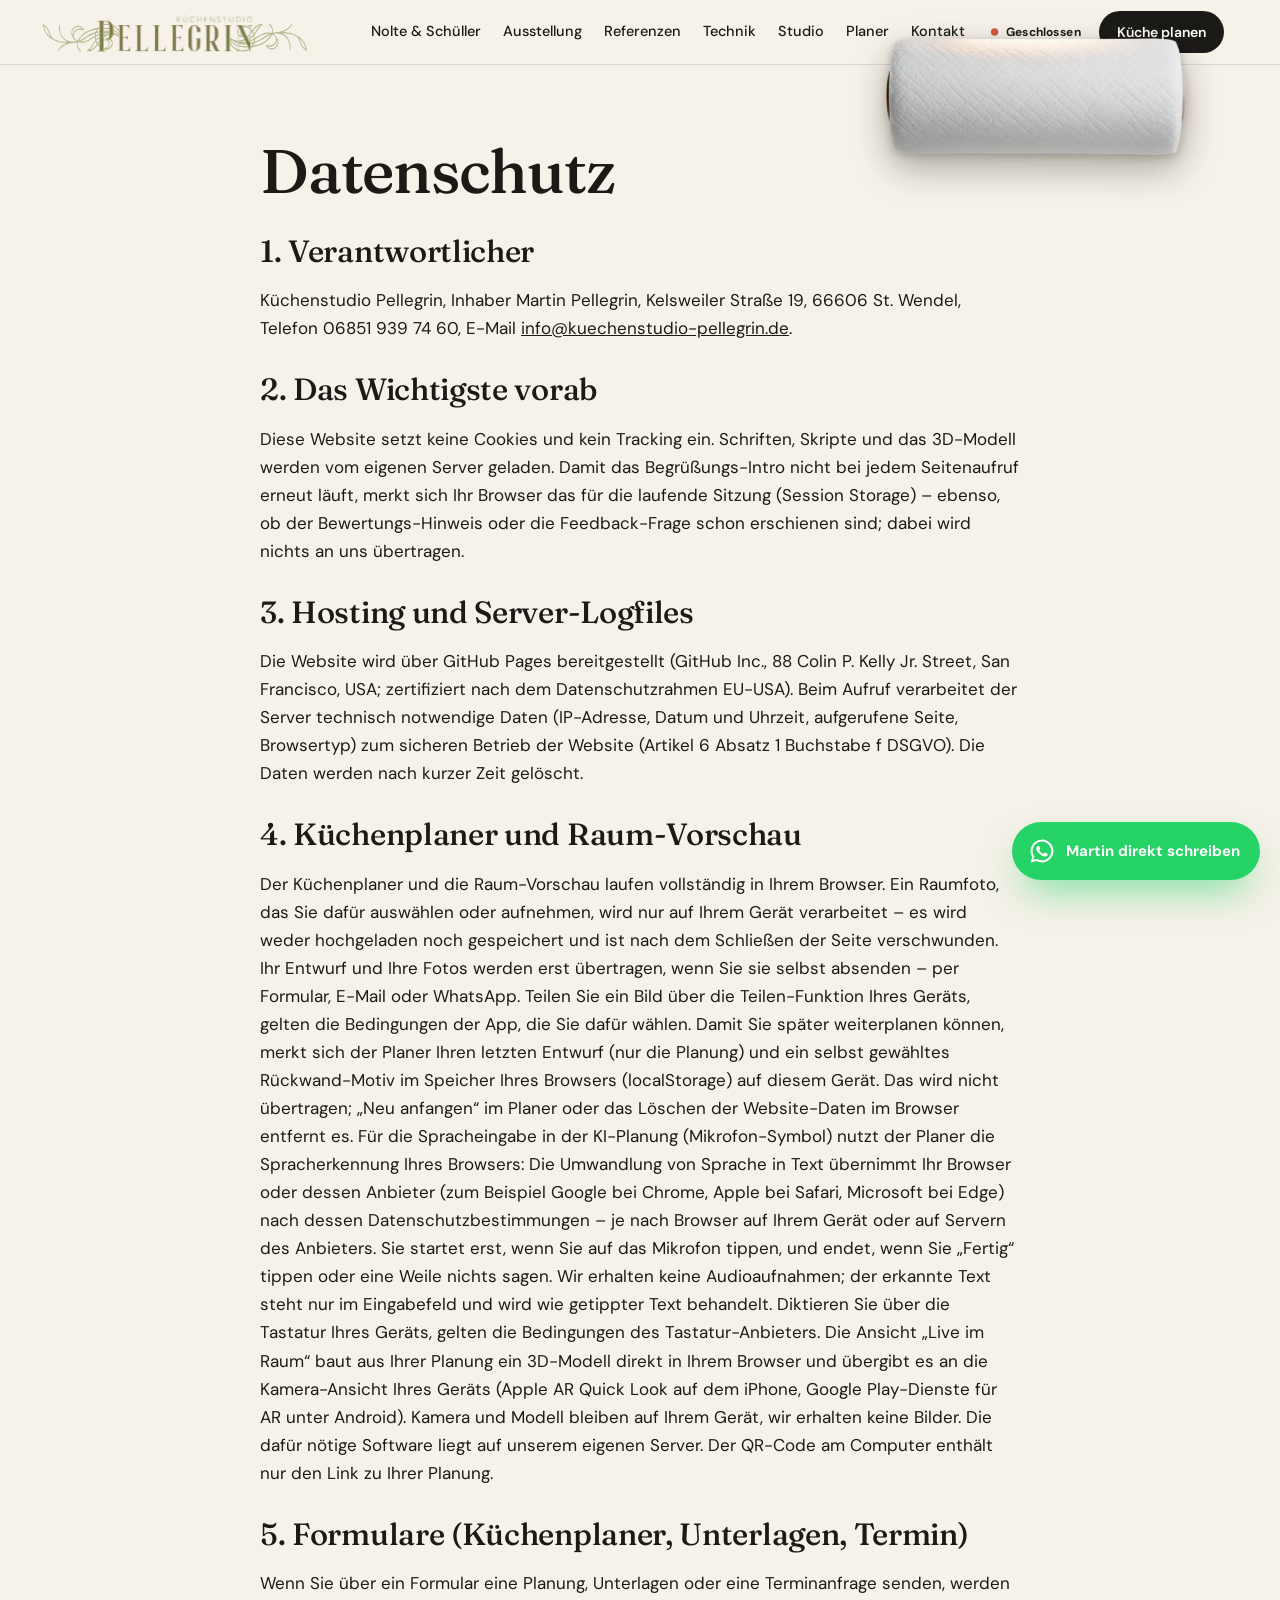
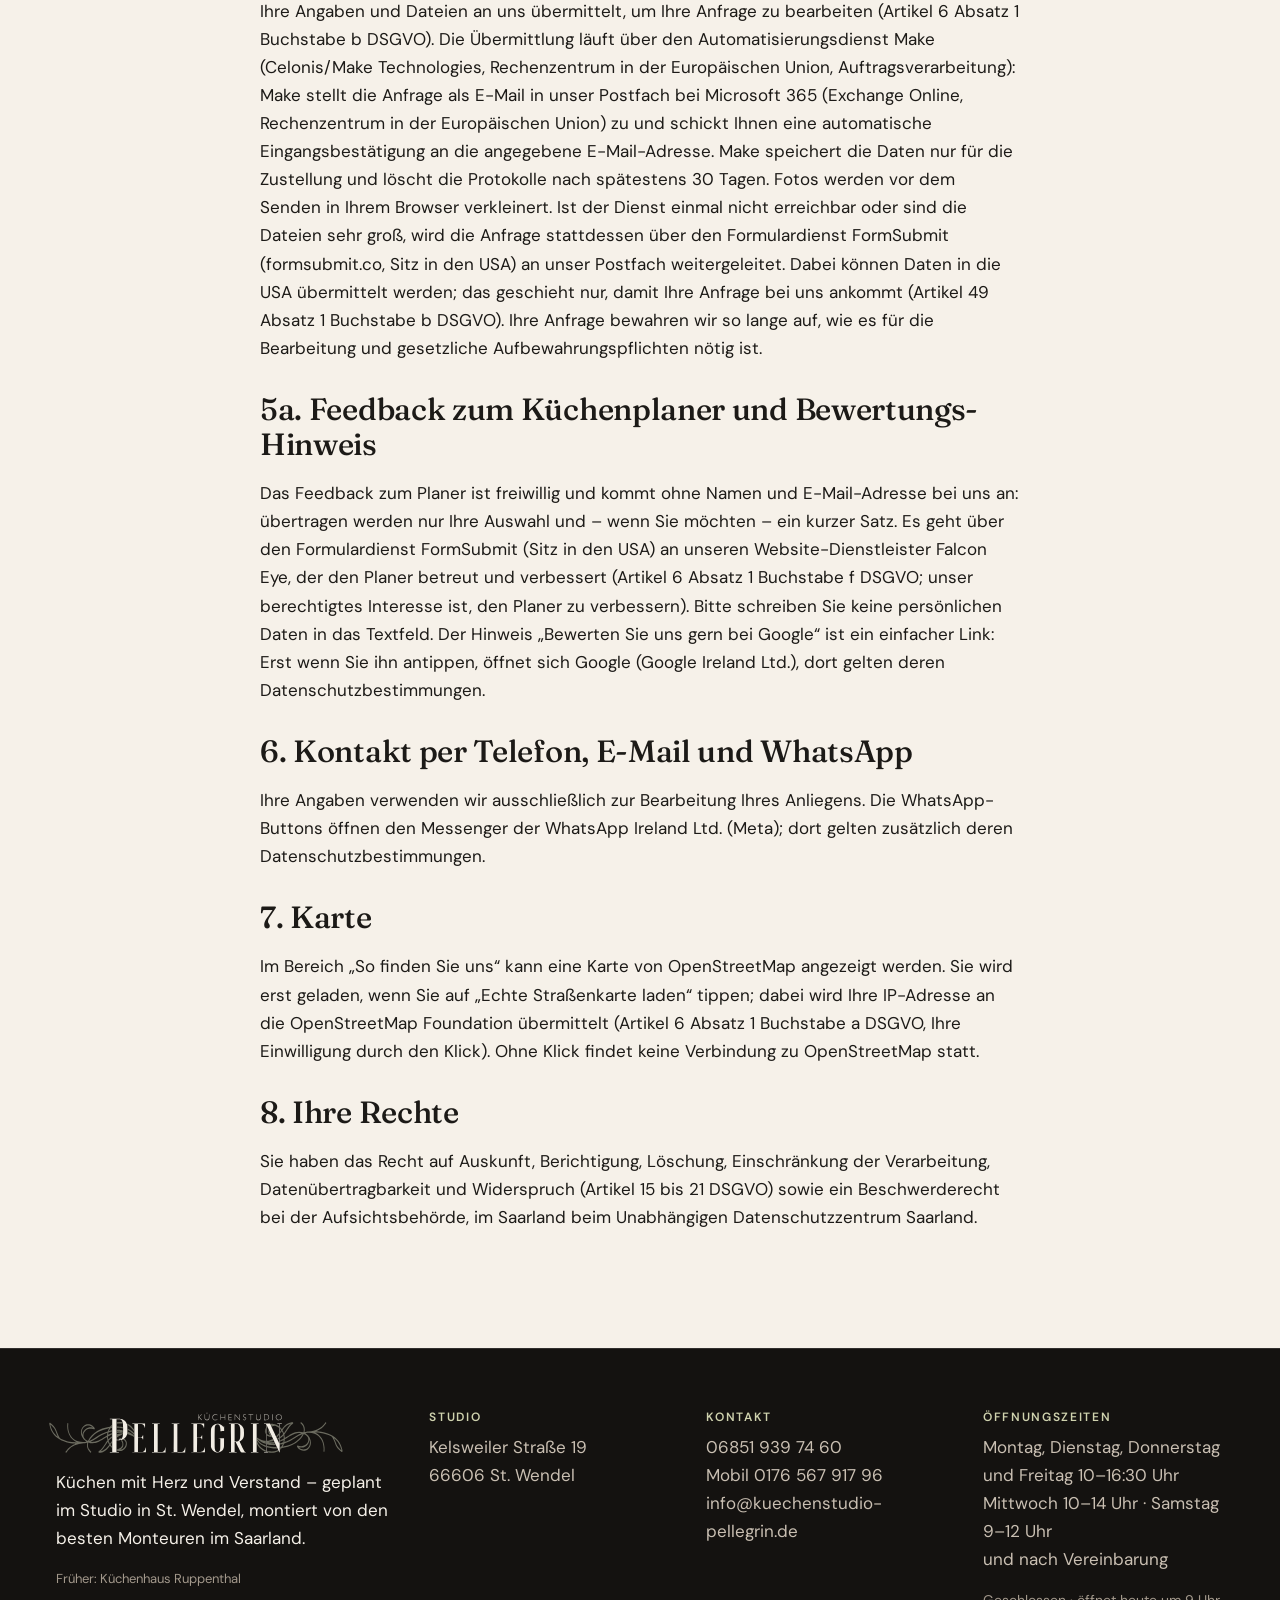
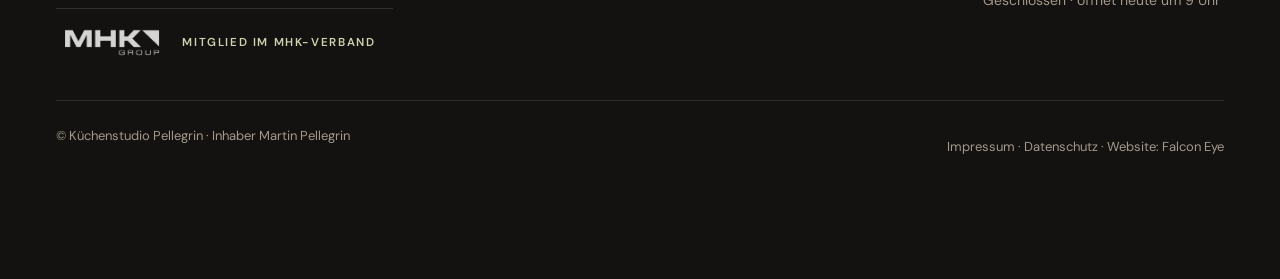
<file: datenschutz.html>
<!doctype html>
<html lang="de" data-page="legal" data-hook="https://hook.eu1.make.com/a36b9tmomybuo3w4ffzs7iai0kumm900">
<head>
<meta charset="utf-8">
<script data-fe="intro">/* Intro bei jedem Oeffnen (auch Neuladen), nicht beim Zurueckklicken innerhalb der Seite; ?nointro ueberspringt */try{(function(k){var s=location.search;if(/[?&]nointro/.test(s)){sessionStorage.setItem(k,'1');return}var t=(performance.getEntriesByType('navigation')[0]||{}).type||'',i=false;if(t==='back_forward')return;try{var r=new URL(document.referrer);i=r.origin===location.origin&&r.pathname.indexOf(location.pathname.replace(/[^/]*$/,''))===0}catch(e){}if(/[?&]intro(&|=|$)/.test(s)||t==='reload'||!i)sessionStorage.removeItem(k)})('pel-intro3')}catch(e){}</script>
<meta name="viewport" content="width=device-width, initial-scale=1, viewport-fit=cover">
<title>Datenschutz | Küchenstudio Pellegrin St. Wendel</title>
<meta name="description" content="Datenschutzerklärung des Küchenstudios Pellegrin in St. Wendel: Hosting, Formulare, Küchenplaner, Karte und Ihre Rechte nach der Datenschutz-Grundverordnung.">
<meta name="robots" content="index, follow">
<link rel="canonical" href="https://kuechenstudio-pellegrin.de/datenschutz.html">
<meta property="og:type" content="website">
<meta property="og:locale" content="de_DE">
<meta property="og:site_name" content="Küchenstudio Pellegrin">
<meta property="og:title" content="Datenschutz | Küchenstudio Pellegrin St. Wendel">
<meta property="og:description" content="Datenschutzerklärung des Küchenstudios Pellegrin in St. Wendel: Hosting, Formulare, Küchenplaner, Karte und Ihre Rechte nach der Datenschutz-Grundverordnung.">
<meta property="og:image" content="https://kuechenstudio-pellegrin.de/og.jpg">
<meta property="og:image:width" content="1200">
<meta property="og:image:height" content="630">
<meta property="og:image:alt" content="Küchenstudio Pellegrin in St. Wendel – Nolte und Schüller Küchen">
<meta property="og:url" content="https://kuechenstudio-pellegrin.de/datenschutz.html">
<meta name="twitter:card" content="summary_large_image">
<meta name="twitter:title" content="Datenschutz | Küchenstudio Pellegrin St. Wendel">
<meta name="twitter:description" content="Datenschutzerklärung des Küchenstudios Pellegrin in St. Wendel: Hosting, Formulare, Küchenplaner, Karte und Ihre Rechte nach der Datenschutz-Grundverordnung.">
<meta name="twitter:image" content="https://kuechenstudio-pellegrin.de/og.jpg">
<meta name="theme-color" content="#f6f1e9">
<link rel="icon" href="img/favicon.png">
<link rel="apple-touch-icon" href="img/apple-touch-icon.png">
<link rel="preload" href="fonts/fraunces-latin-500-normal.woff2" as="font" type="font/woff2" crossorigin>
<style>:where(img[height]){height:auto}</style>
<link rel="stylesheet" href="assets/style.css?v=1794489744">
<link rel="stylesheet" href="assets/kp.css?v=1794489744">
<link rel="stylesheet" href="assets/pg.css?v=1794489744">
<link rel="stylesheet" href="assets/brand.css?v=1794489744">
<link rel="stylesheet" href="assets/mk2.css?v=1794489744">
<link rel="stylesheet" href="assets/uni.css?v=1794489744">
<script type="application/ld+json">{"@context": "https://schema.org", "@graph": [{"@id": "https://kuechenstudio-pellegrin.de/#studio", "@type": ["HomeGoodsStore", "LocalBusiness"], "name": "Küchenstudio Pellegrin", "url": "https://kuechenstudio-pellegrin.de/"}, {"@type": "WebPage", "@id": "https://kuechenstudio-pellegrin.de/datenschutz.html#seite", "url": "https://kuechenstudio-pellegrin.de/datenschutz.html", "name": "Datenschutz | Küchenstudio Pellegrin St. Wendel", "description": "Datenschutzerklärung des Küchenstudios Pellegrin in St. Wendel: Hosting, Formulare, Küchenplaner, Karte und Ihre Rechte nach der Datenschutz-Grundverordnung.", "inLanguage": "de-DE", "isPartOf": {"@id": "https://kuechenstudio-pellegrin.de/#website"}, "about": {"@id": "https://kuechenstudio-pellegrin.de/#studio"}, "breadcrumb": {"@type": "BreadcrumbList", "itemListElement": [{"@type": "ListItem", "position": 1, "name": "Startseite", "item": "https://kuechenstudio-pellegrin.de/"}, {"@type": "ListItem", "position": 2, "name": "Datenschutz", "item": "https://kuechenstudio-pellegrin.de/datenschutz.html"}]}}]}</script>
</head>
<body>
<a class="skip" href="#main">Zum Inhalt springen</a>
<header class="hdr">
  <a class="brand" href="index.html" aria-label="Küchenstudio Pellegrin – Startseite"><svg class="plogo pl-full pl-anim pl-head" viewBox="70 74 2750 414" role="img" aria-label="Küchenstudio Pellegrin" data-pl-play><defs><linearGradient id="hdgL" x1="0" x2="1"><stop offset="0" stop-color="#000"/><stop offset=".05" stop-color="#fff"/></linearGradient><linearGradient id="hdgR" x1="0" x2="1"><stop offset=".95" stop-color="#fff"/><stop offset="1" stop-color="#000"/></linearGradient><mask id="hdmL" maskUnits="userSpaceOnUse" x="-3000" y="0" width="9000" height="750"><rect class="pl-mL" x="880" y="0" width="3000" height="750" fill="url(#hdgL)"/></mask><mask id="hdmR" maskUnits="userSpaceOnUse" x="-3000" y="0" width="9000" height="750"><rect class="pl-mR" x="-996" y="0" width="3000" height="750" fill="url(#hdgR)"/></mask><linearGradient id="hdsh" gradientUnits="userSpaceOnUse" x1="0" x2="420" y1="0" y2="0"><stop offset="0" stop-color="#fff" stop-opacity="0"/><stop offset=".5" stop-color="#fff" stop-opacity=".85"/><stop offset="1" stop-color="#fff" stop-opacity="0"/></linearGradient><clipPath id="hdcl"><use href="#hdc0"/><use href="#hdc1"/><use href="#hdc2"/><use href="#hdc3"/><use href="#hdc4"/><use href="#hdc5"/><use href="#hdc6"/><use href="#hdc7"/><use href="#hdc8"/></clipPath></defs><g class="pl-fl pl-fl-l" mask="url(#hdmL)"><path d="M251 473C249 471 248 469 248 468C248 466 264 445 273 435C289 419 314 402 336 394C340 393 340 392 338 392C337 392 333 391 330 391C313 391 278 385 255 378C196 362 148 327 124 283C111 261 105 241 100 210C99 207 103 201 105 201C109 201 136 224 145 236C156 250 161 258 173 292C179 308 187 325 194 335C198 342 198 342 210 348C248 367 289 377 342 379L354 380L343 375C306 355 281 322 270 279C265 261 263 237 265 217C266 210 266 204 266 203C266 203 268 204 271 204C274 205 275 206 275 207C274 209 274 216 273 223C270 294 305 351 364 370C384 377 407 379 428 376C441 373 441 374 434 368C398 342 381 299 394 261C401 239 421 220 443 214C452 212 468 213 476 216C490 221 505 233 514 246L518 252L516 256C514 260 513 261 512 261C511 260 506 259 502 258C488 253 469 253 458 257C446 261 438 266 430 275C417 288 412 301 413 318C414 333 416 338 427 348C435 356 450 366 453 366C454 366 456 363 458 360C471 332 505 297 539 276C565 260 604 246 642 240L656 237L665 228L674 218L674 226C674 231 674 234 673 235C672 236 672 236 673 236C674 236 674 238 674 242L674 248L668 248C662 249 661 250 659 252C657 254 647 274 647 275C647 275 652 274 657 273C662 271 668 270 670 270L674 269L674 275C674 279 674 281 673 281C672 282 665 283 658 285C650 287 644 288 643 289C642 290 638 310 639 310C639 311 646 308 655 304C675 293 674 294 674 301L674 308L656 316L638 325L638 329C638 333 640 349 641 351C641 352 642 352 646 348C650 343 660 335 669 328L674 325L674 332L674 339L670 342C664 346 653 356 648 361L644 366L646 372C648 378 655 391 656 392C656 392 656 392 657 391C658 390 662 385 666 378L674 368L674 376L674 384L668 393C661 402 661 402 669 410L674 416L674 423L674 430L667 424C664 420 659 415 658 414L656 410L654 413C634 441 618 456 598 465C588 470 574 474 564 474C560 475 556 475 555 476C554 476 553 475 552 470C551 465 551 464 553 462C568 450 572 446 578 440C588 429 596 417 613 392C621 379 629 368 631 366C634 362 634 362 632 356C632 352 631 346 630 342C629 330 632 329 601 347C548 380 527 388 495 387C482 387 478 387 470 385C464 383 459 382 459 382C458 382 455 394 454 402C453 422 460 439 476 456L485 466L483 470C482 473 481 475 480 475C478 475 462 458 458 450C446 432 443 410 447 390C448 387 448 385 448 384C448 384 443 385 438 386C434 387 423 388 415 389C342 394 285 425 256 474C254 476 254 476 251 473ZM589 456C607 449 626 433 643 411L650 402L646 394C644 391 641 385 640 381C639 378 637 375 637 375C636 375 628 386 619 400C599 430 593 438 582 451C572 462 572 462 589 456ZM726 457L719 456L719 449C719 446 719 443 720 443C720 443 724 442 728 442C746 438 760 428 767 414C770 409 770 408 770 398C770 387 770 386 767 379C765 375 761 369 759 367C756 364 755 362 756 362C762 359 766 359 767 360C777 375 779 382 779 398C779 407 779 410 777 416C773 427 764 438 754 444C752 445 750 446 750 447C751 447 754 446 758 446C783 440 802 416 802 391C802 376 795 365 782 359L775 355L781 352L786 348L790 350C798 354 806 366 810 378C812 386 811 403 808 413C800 436 782 452 761 458C753 459 734 459 726 457ZM510 374C525 373 546 366 568 354C581 346 628 318 629 316C630 316 630 314 630 311C630 308 631 303 631 299C632 295 632 292 632 292C632 292 626 294 620 297C591 308 566 320 539 339C518 353 506 360 491 368C478 374 478 374 481 374C489 376 496 376 510 374ZM476 362C494 354 509 345 534 328C564 308 590 295 620 284C637 278 636 279 639 270C640 267 643 261 645 257C647 254 648 251 648 251C647 251 640 252 632 254C595 262 562 274 536 291C510 308 483 336 470 358C468 361 466 364 466 365C466 366 468 365 476 362ZM742 346C743 343 744 340 744 340C744 339 762 340 763 340C763 341 762 342 760 344C757 348 752 350 746 351L742 352L742 346ZM720 329C719 323 720 322 722 320L726 317L723 318C720 318 720 318 720 312L720 306L723 305C728 304 753 299 755 299C756 299 760 298 765 296C769 295 773 294 774 294C774 295 774 298 773 301L772 306L765 309C755 313 740 321 729 328L720 335L720 329ZM867 324C853 316 838 310 827 307C822 306 818 305 817 305C817 304 818 303 818 301C819 299 819 294 820 290L820 282L832 288C844 294 859 303 869 311C873 314 876 316 876 316C877 316 877 320 877 323L876 330L867 324ZM174 319C171 314 167 302 164 294C154 266 148 254 136 241C128 232 111 217 110 219C110 220 115 240 119 250C127 273 140 293 157 310C164 317 176 328 178 328C178 328 176 324 174 319ZM408 292C416 268 436 250 461 244C468 242 471 242 482 242C489 243 496 243 497 244C499 244 499 244 496 240C472 219 439 220 416 242C399 260 394 283 402 309L403 314L404 306C405 302 407 296 408 292ZM874 307C866 296 846 280 828 271L820 267L820 260L820 254L826 257C842 264 858 275 870 287L877 295L877 303L876 311L874 307ZM720 287C719 280 718 281 738 279C746 278 752 278 752 278C752 277 745 277 736 276L720 276L720 270L720 264L736 264C745 265 757 266 762 266C768 267 773 268 773 268C774 268 774 273 774 280L774 292L757 291C746 291 737 291 730 292L720 294L720 287ZM875 279C868 262 846 240 826 227C819 223 819 223 816 216C815 212 814 208 814 208C815 208 827 215 838 221C848 229 866 246 872 256L877 263L877 272C876 282 876 282 875 279ZM767 251C756 249 735 247 727 247L720 247L720 240L720 234L729 234C746 236 772 239 774 240C774 241 774 243 774 247L774 252L767 251ZM720 204C720 201 720 198 719 198C719 196 733 194 750 194C768 194 770 194 770 199C771 201 771 203 772 205C772 207 772 207 754 206C741 206 733 206 728 207L720 209L720 204Z"/></g><g class="pl-fl pl-fl-r" mask="url(#hdmR)"><path d="M2121 475C2112 474 2112 474 2113 472C2114 470 2114 470 2113 468C2111 466 2110 466 2103 466L2095 466L2095 462L2095 457L2104 460C2133 467 2164 465 2188 454L2196 450L2198 455L2201 460L2193 464C2177 473 2161 476 2138 476C2130 476 2122 476 2121 475ZM2775 464C2752 446 2737 429 2728 410C2726 406 2721 394 2718 384C2710 364 2700 343 2694 334C2690 328 2688 327 2680 322C2654 309 2621 299 2588 294C2572 292 2550 290 2541 290L2535 290L2545 295C2592 319 2618 364 2623 424C2624 437 2623 464 2622 466C2621 466 2619 466 2617 465C2614 465 2614 464 2614 462C2622 387 2591 326 2532 302C2509 292 2478 290 2453 295L2448 296L2454 302C2505 337 2514 408 2472 442C2441 467 2400 460 2374 424L2370 418L2372 413C2374 409 2375 408 2376 409C2406 421 2436 416 2457 396C2470 383 2476 369 2475 352C2474 335 2470 328 2456 316C2449 311 2434 302 2434 303C2434 303 2432 306 2430 310C2423 325 2408 346 2391 361C2353 398 2306 420 2245 430L2231 432L2224 440L2218 448L2217 442C2217 438 2217 432 2217 428L2217 421L2222 421C2225 421 2227 420 2228 418C2231 416 2241 396 2240 395C2240 395 2236 396 2232 397C2217 400 2217 400 2217 398C2215 392 2216 388 2218 388C2228 386 2243 382 2244 381C2245 380 2246 377 2247 371C2250 357 2251 357 2233 366C2225 370 2217 374 2217 374C2216 374 2216 371 2216 368L2216 362L2232 354C2241 349 2249 345 2249 344C2250 343 2249 320 2247 318C2247 317 2243 321 2238 325C2230 333 2224 338 2219 342L2216 343L2216 336L2216 330L2223 324C2226 322 2233 316 2237 312L2244 304L2242 299C2240 291 2233 278 2232 278C2232 278 2228 283 2224 288L2216 299L2216 291L2216 283L2221 275C2227 267 2227 268 2219 260C2216 256 2216 256 2216 249L2216 242L2220 244C2221 246 2225 250 2228 253L2232 259L2240 249C2264 216 2288 201 2322 196C2335 194 2335 194 2335 197C2337 206 2338 205 2330 211C2313 224 2302 238 2277 275C2268 288 2260 301 2258 303L2255 307L2256 318C2257 323 2258 329 2258 331C2258 333 2258 336 2259 337L2259 339L2264 336C2266 334 2278 328 2290 321C2315 305 2340 292 2354 288C2379 280 2402 280 2428 288C2431 288 2434 277 2433 262C2433 243 2426 228 2411 212C2407 208 2403 204 2403 204C2403 203 2404 201 2405 198L2407 194L2412 198C2415 201 2420 206 2424 210C2441 232 2446 255 2440 283L2440 286L2443 285C2450 283 2464 281 2478 280C2507 278 2539 270 2564 257C2591 244 2612 226 2628 202C2631 198 2634 194 2634 194C2634 194 2636 196 2637 198C2641 202 2641 202 2629 217C2611 242 2586 262 2557 273L2547 278L2556 278C2606 282 2645 292 2680 310C2740 339 2776 388 2787 451L2789 462L2786 466C2784 468 2782 469 2782 469C2782 469 2779 467 2775 464ZM2076 463C2047 450 2020 425 2007 399C2004 394 2004 393 2004 382L2004 370L2007 377C2017 405 2036 426 2064 444C2069 446 2076 450 2079 451L2085 454L2085 460C2085 463 2085 466 2084 466C2084 466 2080 464 2076 463ZM2776 444C2769 411 2751 379 2727 356C2720 349 2712 342 2711 342C2710 342 2712 345 2713 349C2717 356 2721 366 2728 384C2736 407 2742 418 2755 432C2763 440 2777 452 2778 452C2778 451 2778 448 2776 444ZM2445 443C2456 440 2470 431 2477 422C2489 404 2493 385 2487 363L2485 354L2484 362C2481 386 2465 409 2444 419C2439 422 2432 425 2428 426C2421 428 2403 428 2395 427L2390 426L2392 429C2404 442 2426 447 2445 443ZM2155 435C2140 434 2119 431 2105 428L2094 425L2095 419C2095 416 2095 413 2096 413C2096 413 2101 414 2107 415C2125 420 2144 422 2165 423L2184 423L2186 429C2187 432 2189 435 2189 435C2189 436 2172 436 2155 435ZM2077 419C2048 408 2026 393 2010 373L2004 366L2004 351C2004 343 2004 336 2004 336C2005 336 2009 339 2015 342C2039 356 2057 363 2075 365L2085 366L2085 380L2085 394L2077 391C2059 384 2037 372 2021 360C2013 354 2007 350 2007 352C2007 354 2020 369 2026 376C2040 388 2060 400 2079 407L2085 409L2085 416C2085 419 2085 422 2085 422C2085 422 2081 421 2077 419ZM2252 416C2285 410 2318 398 2342 385C2372 367 2403 338 2418 312C2420 308 2422 305 2422 304C2421 304 2399 314 2388 320C2382 323 2366 333 2354 341C2320 363 2297 375 2266 386L2252 392L2249 399C2248 403 2245 409 2244 412C2242 415 2241 417 2241 418C2241 418 2243 418 2252 416ZM2140 405C2129 404 2115 402 2103 399L2094 397L2094 382L2094 366L2101 366C2114 364 2129 359 2148 348C2149 348 2157 366 2157 367C2157 367 2150 368 2142 369C2134 371 2124 373 2120 374L2112 377L2116 378C2123 379 2149 379 2156 378L2162 377L2165 382C2166 386 2167 388 2167 388C2166 389 2150 391 2141 391C2125 391 2137 393 2156 393L2170 393L2172 399C2174 404 2175 405 2173 405C2171 406 2153 406 2140 405ZM2204 373L2201 368L2204 366C2206 365 2206 365 2207 369C2207 370 2207 374 2207 375C2206 378 2206 378 2204 373ZM2272 372C2301 360 2320 350 2352 328C2372 315 2393 303 2404 299C2407 298 2409 296 2409 296C2409 294 2391 294 2381 295C2355 298 2336 306 2286 336C2272 344 2260 352 2260 352C2259 353 2258 356 2258 360C2258 364 2257 369 2256 372C2256 375 2256 377 2257 377C2258 377 2264 374 2272 372ZM2192 349C2191 346 2190 344 2190 344C2190 344 2194 342 2199 339L2207 335L2207 342L2207 349L2202 351C2198 353 2196 354 2196 354C2195 354 2194 352 2192 349ZM2183 329L2181 324L2188 316C2192 312 2198 306 2201 302L2206 296L2206 300C2206 303 2206 306 2207 308C2207 311 2207 312 2196 323L2186 334L2183 329ZM2120 329C2113 327 2103 324 2098 320C2094 317 2094 317 2094 310L2094 303L2098 306C2103 310 2111 314 2118 315C2127 318 2128 318 2122 311C2113 300 2108 285 2108 271L2108 262L2113 272C2116 277 2118 284 2119 287C2120 289 2122 294 2124 296C2126 300 2133 314 2139 327L2140 330L2133 330C2130 330 2124 329 2120 329ZM2082 302C2075 289 2075 267 2082 252L2085 246L2085 276C2085 293 2085 306 2084 306C2084 306 2083 304 2082 302ZM2253 293C2253 292 2262 280 2271 266C2289 239 2297 228 2308 217C2312 212 2315 209 2315 209C2312 209 2296 215 2289 219C2273 227 2261 238 2245 259L2238 268L2243 277C2246 283 2248 289 2249 291C2250 296 2251 296 2253 293ZM2094 240L2094 232L2097 236C2099 241 2099 243 2096 247L2094 250L2094 240ZM2200 243C2194 238 2175 228 2170 227C2166 227 2154 229 2146 233C2139 236 2140 236 2137 230C2135 226 2135 226 2137 224C2138 223 2138 223 2136 223C2134 223 2133 222 2131 218C2130 215 2129 212 2130 212C2130 210 2145 210 2154 211C2171 213 2195 223 2206 233C2206 233 2206 236 2206 240L2206 247L2200 243Z"/></g><g class="pl-word"><path class="pl-c" id="hdc0" style="--i:0" d="M655 470L655 468L666 468L677 468L677 318L677 168L666 168C656 168 656 167 655 165L655 163L705 163C760 164 759 164 774 171C790 178 801 190 809 206C816 219 816 224 816 263L816 298L813 307C804 333 786 350 760 358C756 359 747 359 735 360L716 360L716 414L716 468L727 468L738 468L738 470L738 473L696 473L655 473L655 470ZM753 352C762 348 769 339 773 325C776 312 777 297 777 252C776 214 776 210 774 202C770 185 764 174 755 170C751 168 749 168 733 167L716 167L716 261C717 312 717 355 717 355C717 355 724 355 733 355C746 354 749 354 753 352Z"/><path class="pl-c" id="hdc1" style="--i:1" d="M861 470C861 468 863 468 870 468L880 468L880 339L880 211L870 211C862 211 861 211 861 209C861 207 862 207 920 207L978 207L978 226C978 245 978 246 976 246C974 246 974 245 974 242C974 233 964 219 954 214C949 212 947 212 931 211L913 211L913 272L913 333L926 333C933 333 941 332 944 332C950 330 955 325 956 319C957 316 958 315 959 315C961 315 961 316 961 334C961 353 961 354 959 354C958 354 957 353 957 352C957 349 953 342 950 340C946 337 939 336 926 336L914 336L913 402L913 468L934 468C954 468 955 467 960 465C971 460 979 448 981 435C982 429 983 428 984 428C986 428 986 430 986 450L986 471L924 471C869 471 861 471 861 470Z"/><path class="pl-c" id="hdc2" style="--i:2" d="M1041 470C1041 468 1042 468 1050 468L1060 468L1060 340L1060 212L1051 212C1043 212 1042 211 1041 210C1041 208 1043 208 1077 208C1112 208 1113 208 1113 210C1113 212 1112 212 1104 212L1094 212L1094 327C1094 390 1094 448 1094 455L1094 468L1114 468C1135 468 1136 468 1141 465C1153 459 1161 448 1162 435C1162 430 1163 428 1164 428C1166 428 1166 429 1166 450L1166 472L1104 472C1042 472 1041 472 1041 470Z"/><path class="pl-c" id="hdc3" style="--i:3" d="M1222 471C1221 471 1221 470 1221 469C1221 468 1223 468 1230 468L1240 468L1240 457C1241 451 1241 393 1241 329L1241 212L1232 212C1223 212 1222 212 1222 210C1222 208 1223 208 1258 208C1292 208 1293 208 1293 210C1293 212 1292 212 1284 212L1274 212L1274 340L1274 468L1295 468C1315 468 1316 468 1322 465C1333 459 1341 448 1343 435C1343 429 1344 428 1345 428C1347 428 1347 429 1347 440C1347 447 1347 457 1346 462L1346 472L1284 472C1250 472 1222 472 1222 471Z"/><path class="pl-c" id="hdc4" style="--i:4" d="M1402 470C1402 468 1404 468 1412 468L1421 468L1421 340L1421 211L1412 211C1403 211 1402 211 1402 209C1402 207 1403 207 1461 207L1520 207L1520 226C1520 245 1520 246 1518 246C1517 246 1516 245 1515 241C1514 233 1510 226 1504 221C1495 212 1492 212 1472 211L1455 211L1454 257C1454 283 1454 310 1454 318L1454 332L1468 333C1475 333 1483 333 1485 332C1491 330 1497 324 1498 319C1498 316 1499 315 1500 315C1502 315 1502 316 1502 334C1502 353 1502 354 1500 354C1498 354 1498 353 1498 351C1498 348 1495 343 1491 340C1487 337 1482 336 1468 336L1455 336L1455 363C1455 378 1455 407 1454 429L1454 468L1473 468C1494 468 1499 467 1507 462C1514 456 1521 446 1523 436C1524 429 1524 428 1526 428C1527 428 1527 432 1527 450L1527 471L1464 471C1410 471 1402 471 1402 470Z"/><path class="pl-c" id="hdc5" style="--i:5" d="M1633 472C1620 470 1609 464 1600 454C1592 446 1589 441 1585 430L1582 422L1582 343C1582 255 1582 256 1589 242C1607 205 1654 197 1683 225C1687 228 1691 233 1693 236C1697 243 1699 242 1699 236C1699 232 1699 231 1701 231C1703 231 1703 232 1703 254L1703 276L1694 276C1688 276 1681 276 1677 277L1669 277L1669 263C1667 228 1659 213 1642 213C1630 213 1623 220 1618 237C1616 245 1615 425 1618 439C1621 459 1629 470 1642 469C1655 469 1662 462 1667 442C1668 435 1668 430 1668 390L1668 346L1661 345C1654 345 1653 345 1653 343C1654 342 1656 342 1678 342L1702 342L1702 382C1702 426 1702 427 1696 440C1685 462 1658 476 1633 472Z"/><path class="pl-c" id="hdc6" style="--i:6" d="M1747 471C1747 469 1748 469 1756 469L1766 468L1766 414C1766 383 1766 326 1765 285L1765 212L1756 212C1748 212 1746 211 1746 210C1746 208 1748 208 1786 208C1832 208 1835 208 1849 215C1864 223 1876 237 1882 254C1884 261 1884 264 1885 289C1885 321 1884 326 1878 341C1872 352 1862 363 1852 368C1848 370 1845 372 1845 372C1845 373 1854 393 1866 417C1889 464 1890 466 1898 468C1902 469 1903 470 1903 471C1903 473 1902 473 1885 473C1875 473 1865 472 1863 472C1855 470 1853 466 1830 420L1809 376L1804 376L1799 376L1799 422L1799 469L1808 469C1817 469 1818 469 1818 471C1818 473 1817 473 1782 473C1748 473 1747 473 1747 471ZM1830 370C1839 366 1845 357 1849 342C1851 333 1852 270 1850 254C1848 234 1843 222 1833 216C1829 212 1829 212 1814 212L1799 212L1799 292L1799 372L1813 372C1824 372 1827 372 1830 370Z"/><path class="pl-c" id="hdc7" style="--i:7" d="M1948 471C1948 469 1949 469 1958 469L1967 469L1967 340L1967 212L1958 212C1949 212 1948 212 1948 210C1948 208 1949 208 1984 208C2018 208 2020 208 2020 210C2020 211 2018 212 2010 212L2001 212L2001 340L2001 469L2011 469C2019 469 2020 469 2020 471C2020 472 2017 472 1984 473C1948 473 1948 473 1948 471Z"/><path class="pl-c" id="hdc8" style="--i:8" d="M2069 471C2069 469 2070 469 2078 469L2088 469L2088 340L2088 212L2078 212C2070 212 2069 212 2069 210C2069 208 2070 208 2096 208L2124 208L2131 223C2135 232 2151 267 2167 301C2183 335 2199 369 2202 376C2206 384 2209 390 2209 390C2210 391 2210 215 2209 212C2209 212 2205 212 2200 212C2192 212 2190 211 2190 210C2190 208 2191 208 2211 208C2231 208 2232 208 2232 210C2232 212 2231 212 2222 212L2213 212L2213 331C2213 482 2213 473 2211 473C2210 473 2207 467 2192 434C2178 405 2166 378 2158 362C2154 352 2150 345 2150 344C2150 344 2147 337 2142 328C2138 320 2135 313 2135 312C2135 312 2117 274 2100 236C2096 227 2092 219 2091 219C2091 218 2091 445 2092 458L2092 469L2102 469C2110 469 2111 469 2111 471C2110 472 2109 472 2090 473C2070 473 2069 473 2069 471Z"/></g><rect class="pl-sheen" x="-700" y="140" width="420" height="360" fill="url(#hdsh)" clip-path="url(#hdcl)"/><g class="pl-sub"><path style="--j:0" d="M1442 560C1442 534 1442 533 1444 533C1446 533 1446 534 1446 546C1446 552 1446 558 1447 558C1447 558 1453 552 1460 546C1470 535 1472 533 1474 533C1477 533 1477 534 1465 546L1452 558L1466 572C1478 585 1479 586 1477 586C1474 586 1471 583 1461 573C1453 566 1447 560 1447 560C1446 560 1446 566 1446 573C1446 585 1446 586 1444 586C1442 586 1442 585 1442 560Z"/><path style="--j:1" d="M1516 586C1510 584 1507 581 1504 576C1502 571 1502 569 1502 552C1502 534 1502 533 1504 533C1506 533 1506 534 1506 551C1506 571 1506 574 1512 579C1518 584 1529 584 1535 579C1540 575 1541 571 1542 551C1542 534 1542 533 1544 533C1546 533 1546 534 1546 552C1545 573 1545 576 1539 582C1534 587 1523 588 1516 586ZM1515 522C1515 518 1515 518 1518 518C1520 518 1520 518 1520 522C1520 525 1520 525 1518 525C1515 525 1515 525 1515 522ZM1527 524C1526 521 1527 518 1530 518C1534 518 1534 524 1530 525C1529 525 1528 524 1527 524Z"/><path style="--j:2" d="M1592 586C1580 582 1573 572 1573 560C1573 539 1592 527 1613 534C1619 536 1620 537 1620 538L1620 541L1614 538C1598 532 1582 539 1578 554C1573 575 1594 589 1615 580L1620 578L1620 580C1620 585 1602 589 1592 586Z"/><path style="--j:3" d="M1647 560C1647 534 1647 533 1649 533C1651 533 1651 534 1651 546L1651 558L1669 558L1686 558L1687 545C1687 534 1687 533 1689 533C1691 533 1691 534 1691 560C1691 585 1691 586 1689 586C1687 586 1687 585 1687 574L1687 561L1669 561L1651 561L1651 574C1651 585 1651 586 1649 586C1647 586 1647 585 1647 560Z"/><path style="--j:4" d="M1721 560L1721 533L1736 533C1748 533 1750 533 1750 534C1750 536 1748 536 1738 536L1726 536L1726 546L1726 557L1738 557C1748 557 1749 557 1749 559C1749 561 1748 561 1738 561L1726 561L1726 572L1726 583L1738 583C1749 583 1751 583 1751 584C1751 586 1749 586 1736 586L1721 586L1721 560Z"/><path style="--j:5" d="M1778 560L1778 533L1780 533C1782 533 1787 539 1802 556L1822 580L1822 556C1822 534 1822 533 1824 533C1826 533 1826 534 1826 560L1826 586L1824 586C1822 586 1817 580 1802 563L1782 539L1782 563C1782 585 1782 586 1780 586C1778 586 1778 585 1778 560Z"/><path style="--j:6" d="M1859 585C1855 583 1854 582 1854 580L1854 578L1859 580C1868 585 1876 583 1878 575C1880 569 1878 566 1868 561C1857 556 1854 552 1854 546C1854 535 1865 529 1877 534C1880 535 1881 536 1881 538L1881 540L1877 538C1868 533 1858 537 1858 546C1858 550 1861 553 1870 557C1876 560 1879 562 1881 565C1885 572 1883 581 1875 585C1870 588 1865 588 1859 585Z"/><path style="--j:7" d="M1924 561L1924 536L1914 536C1906 536 1904 536 1904 534C1904 533 1907 533 1926 533C1945 533 1948 533 1948 534C1948 536 1946 536 1938 536L1928 536L1928 561C1928 585 1928 586 1926 586C1924 586 1924 585 1924 561Z"/><path style="--j:8" d="M1986 586C1981 584 1978 581 1975 576C1973 571 1973 569 1973 552C1973 534 1973 533 1975 533C1977 533 1977 534 1977 551C1977 571 1978 574 1983 579C1989 584 2000 584 2006 579C2012 575 2012 571 2013 551C2013 534 2013 533 2015 533C2017 533 2017 534 2017 552C2016 573 2016 576 2010 582C2005 587 1994 588 1986 586Z"/><path style="--j:9" d="M2047 560L2047 533L2060 533C2079 533 2085 536 2090 546C2094 553 2095 565 2091 572C2085 583 2080 585 2061 586L2047 586L2047 560ZM2078 580C2093 572 2093 547 2078 539C2074 537 2071 537 2062 537L2052 536L2051 558C2051 571 2051 581 2052 582C2052 584 2072 583 2078 580Z"/><path style="--j:10" d="M2122 560L2122 533L2124 533L2127 533L2127 560L2127 586L2124 586L2122 586L2122 560Z"/><path style="--j:11" d="M2173 586C2153 579 2148 552 2164 539C2178 526 2201 532 2208 549C2210 554 2210 564 2209 569C2204 583 2188 590 2173 586ZM2193 581C2205 575 2209 559 2202 547C2190 527 2159 535 2159 559C2159 568 2165 578 2172 581C2178 584 2187 584 2193 581Z"/></g></svg></a>
  <nav class="nav" aria-label="Hauptmenü"><a href="index.html#hersteller">Nolte &amp; Schüller</a><a href="ausstellung.html">Ausstellung</a><a href="ausstellung.html#kuechen">Referenzen</a><a href="technik.html">Technik</a><a href="studio.html">Studio</a><a href="planer.html">Planer</a><a href="index.html#besuch">Kontakt</a></nav>
  <div class="hdr-r"><span class="status" data-status><i></i><b>Öffnungszeiten</b></span><a class="btn btn-ink sm" href="planer.html">Küche planen</a><button class="burger" aria-label="Menü öffnen" aria-expanded="false"><i></i><i></i></button></div>
</header>
<div class="mnav" aria-hidden="true"><nav><a href="index.html#hersteller">Nolte &amp; Schüller</a><a href="ausstellung.html">Ausstellung</a><a href="ausstellung.html#kuechen">Referenzen</a><a href="technik.html">Technik</a><a href="studio.html">Studio</a><a href="planer.html">Planer</a><a href="index.html#besuch">Kontakt</a></nav><div class="mnav-c"><a href="tel:+4968519397460">06851 939 74 60</a><span>Kelsweiler Straße 19, 66606 St. Wendel</span><span data-countdown></span></div></div>

<main id="main" class="legal wrap"><h1 class="h2">Datenschutz</h1>
<h2 class="h3">1. Verantwortlicher</h2><p>Küchenstudio Pellegrin, Inhaber Martin Pellegrin, Kelsweiler Straße 19, 66606 St. Wendel, Telefon 06851 939 74 60, E-Mail <a href="mailto:info@kuechenstudio-pellegrin.de">info@kuechenstudio-pellegrin.de</a>.</p>
<h2 class="h3">2. Das Wichtigste vorab</h2><p>Diese Website setzt keine Cookies und kein Tracking ein. Schriften, Skripte und das 3D-Modell werden vom eigenen Server geladen. Damit das Begrüßungs-Intro nicht bei jedem Seitenaufruf erneut läuft, merkt sich Ihr Browser das für die laufende Sitzung (Session Storage) – ebenso, ob der Bewertungs-Hinweis oder die Feedback-Frage schon erschienen sind; dabei wird nichts an uns übertragen.</p>
<h2 class="h3">3. Hosting und Server-Logfiles</h2><p>Die Website wird über GitHub Pages bereitgestellt (GitHub Inc., 88 Colin P. Kelly Jr. Street, San Francisco, USA; zertifiziert nach dem Datenschutzrahmen EU-USA). Beim Aufruf verarbeitet der Server technisch notwendige Daten (IP-Adresse, Datum und Uhrzeit, aufgerufene Seite, Browsertyp) zum sicheren Betrieb der Website (Artikel 6 Absatz 1 Buchstabe f DSGVO). Die Daten werden nach kurzer Zeit gelöscht.</p>
<h2 class="h3">4. Küchenplaner und Raum-Vorschau</h2><p>Der Küchenplaner und die Raum-Vorschau laufen vollständig in Ihrem Browser. Ein Raumfoto, das Sie dafür auswählen oder aufnehmen, wird nur auf Ihrem Gerät verarbeitet – es wird weder hochgeladen noch gespeichert und ist nach dem Schließen der Seite verschwunden. Ihr Entwurf und Ihre Fotos werden erst übertragen, wenn Sie sie selbst absenden – per Formular, E-Mail oder WhatsApp. Teilen Sie ein Bild über die Teilen-Funktion Ihres Geräts, gelten die Bedingungen der App, die Sie dafür wählen. Damit Sie später weiterplanen können, merkt sich der Planer Ihren letzten Entwurf (nur die Planung) und ein selbst gewähltes Rückwand-Motiv im Speicher Ihres Browsers (localStorage) auf diesem Gerät. Das wird nicht übertragen; „Neu anfangen“ im Planer oder das Löschen der Website-Daten im Browser entfernt es. Für die Spracheingabe in der KI-Planung (Mikrofon-Symbol) nutzt der Planer die Spracherkennung Ihres Browsers: Die Umwandlung von Sprache in Text übernimmt Ihr Browser oder dessen Anbieter (zum Beispiel Google bei Chrome, Apple bei Safari, Microsoft bei Edge) nach dessen Datenschutzbestimmungen – je nach Browser auf Ihrem Gerät oder auf Servern des Anbieters. Sie startet erst, wenn Sie auf das Mikrofon tippen, und endet, wenn Sie „Fertig“ tippen oder eine Weile nichts sagen. Wir erhalten keine Audioaufnahmen; der erkannte Text steht nur im Eingabefeld und wird wie getippter Text behandelt. Diktieren Sie über die Tastatur Ihres Geräts, gelten die Bedingungen des Tastatur-Anbieters. Die Ansicht „Live im Raum“ baut aus Ihrer Planung ein 3D-Modell direkt in Ihrem Browser und übergibt es an die Kamera-Ansicht Ihres Geräts (Apple AR Quick Look auf dem iPhone, Google Play-Dienste für AR unter Android). Kamera und Modell bleiben auf Ihrem Gerät, wir erhalten keine Bilder. Die dafür nötige Software liegt auf unserem eigenen Server. Der QR-Code am Computer enthält nur den Link zu Ihrer Planung.</p>
<h2 class="h3">5. Formulare (Küchenplaner, Unterlagen, Termin)</h2><p>Wenn Sie über ein Formular eine Planung, Unterlagen oder eine Terminanfrage senden, werden Ihre Angaben und Dateien an uns übermittelt, um Ihre Anfrage zu bearbeiten (Artikel 6 Absatz 1 Buchstabe b DSGVO). Die Übermittlung läuft über den Automatisierungsdienst Make (Celonis/Make Technologies, Rechenzentrum in der Europäischen Union, Auftragsverarbeitung): Make stellt die Anfrage als E-Mail in unser Postfach bei Microsoft 365 (Exchange Online, Rechenzentrum in der Europäischen Union) zu und schickt Ihnen eine automatische Eingangsbestätigung an die angegebene E-Mail-Adresse. Make speichert die Daten nur für die Zustellung und löscht die Protokolle nach spätestens 30 Tagen. Fotos werden vor dem Senden in Ihrem Browser verkleinert. Ist der Dienst einmal nicht erreichbar oder sind die Dateien sehr groß, wird die Anfrage stattdessen über den Formulardienst FormSubmit (formsubmit.co, Sitz in den USA) an unser Postfach weitergeleitet. Dabei können Daten in die USA übermittelt werden; das geschieht nur, damit Ihre Anfrage bei uns ankommt (Artikel 49 Absatz 1 Buchstabe b DSGVO). Ihre Anfrage bewahren wir so lange auf, wie es für die Bearbeitung und gesetzliche Aufbewahrungspflichten nötig ist.</p>
<h2 class="h3">5a. Feedback zum Küchenplaner und Bewertungs-Hinweis</h2><p>Das Feedback zum Planer ist freiwillig und kommt ohne Namen und E-Mail-Adresse bei uns an: übertragen werden nur Ihre Auswahl und – wenn Sie möchten – ein kurzer Satz. Es geht über den Formulardienst FormSubmit (Sitz in den USA) an unseren Website-Dienstleister Falcon Eye, der den Planer betreut und verbessert (Artikel 6 Absatz 1 Buchstabe f DSGVO; unser berechtigtes Interesse ist, den Planer zu verbessern). Bitte schreiben Sie keine persönlichen Daten in das Textfeld. Der Hinweis „Bewerten Sie uns gern bei Google“ ist ein einfacher Link: Erst wenn Sie ihn antippen, öffnet sich Google (Google Ireland Ltd.), dort gelten deren Datenschutzbestimmungen.</p>
<h2 class="h3">6. Kontakt per Telefon, E-Mail und WhatsApp</h2><p>Ihre Angaben verwenden wir ausschließlich zur Bearbeitung Ihres Anliegens. Die WhatsApp-Buttons öffnen den Messenger der WhatsApp Ireland Ltd. (Meta); dort gelten zusätzlich deren Datenschutzbestimmungen.</p>
<h2 class="h3">7. Karte</h2><p>Im Bereich „So finden Sie uns“ kann eine Karte von OpenStreetMap angezeigt werden. Sie wird erst geladen, wenn Sie auf „Echte Straßenkarte laden“ tippen; dabei wird Ihre IP-Adresse an die OpenStreetMap Foundation übermittelt (Artikel 6 Absatz 1 Buchstabe a DSGVO, Ihre Einwilligung durch den Klick). Ohne Klick findet keine Verbindung zu OpenStreetMap statt.</p>
<h2 class="h3">8. Ihre Rechte</h2><p>Sie haben das Recht auf Auskunft, Berichtigung, Löschung, Einschränkung der Verarbeitung, Datenübertragbarkeit und Widerspruch (Artikel 15 bis 21 DSGVO) sowie ein Beschwerderecht bei der Aufsichtsbehörde, im Saarland beim Unabhängigen Datenschutzzentrum Saarland.</p></main>
<footer class="ftr">
  <div class="wrap ftr-top">
    <div class="ftr-brand"><svg class="plogo pl-full " viewBox="70 74 2750 414" role="img" aria-label="Küchenstudio Pellegrin"><g class="pl-fl pl-fl-l"><path d="M251 473C249 471 248 469 248 468C248 466 264 445 273 435C289 419 314 402 336 394C340 393 340 392 338 392C337 392 333 391 330 391C313 391 278 385 255 378C196 362 148 327 124 283C111 261 105 241 100 210C99 207 103 201 105 201C109 201 136 224 145 236C156 250 161 258 173 292C179 308 187 325 194 335C198 342 198 342 210 348C248 367 289 377 342 379L354 380L343 375C306 355 281 322 270 279C265 261 263 237 265 217C266 210 266 204 266 203C266 203 268 204 271 204C274 205 275 206 275 207C274 209 274 216 273 223C270 294 305 351 364 370C384 377 407 379 428 376C441 373 441 374 434 368C398 342 381 299 394 261C401 239 421 220 443 214C452 212 468 213 476 216C490 221 505 233 514 246L518 252L516 256C514 260 513 261 512 261C511 260 506 259 502 258C488 253 469 253 458 257C446 261 438 266 430 275C417 288 412 301 413 318C414 333 416 338 427 348C435 356 450 366 453 366C454 366 456 363 458 360C471 332 505 297 539 276C565 260 604 246 642 240L656 237L665 228L674 218L674 226C674 231 674 234 673 235C672 236 672 236 673 236C674 236 674 238 674 242L674 248L668 248C662 249 661 250 659 252C657 254 647 274 647 275C647 275 652 274 657 273C662 271 668 270 670 270L674 269L674 275C674 279 674 281 673 281C672 282 665 283 658 285C650 287 644 288 643 289C642 290 638 310 639 310C639 311 646 308 655 304C675 293 674 294 674 301L674 308L656 316L638 325L638 329C638 333 640 349 641 351C641 352 642 352 646 348C650 343 660 335 669 328L674 325L674 332L674 339L670 342C664 346 653 356 648 361L644 366L646 372C648 378 655 391 656 392C656 392 656 392 657 391C658 390 662 385 666 378L674 368L674 376L674 384L668 393C661 402 661 402 669 410L674 416L674 423L674 430L667 424C664 420 659 415 658 414L656 410L654 413C634 441 618 456 598 465C588 470 574 474 564 474C560 475 556 475 555 476C554 476 553 475 552 470C551 465 551 464 553 462C568 450 572 446 578 440C588 429 596 417 613 392C621 379 629 368 631 366C634 362 634 362 632 356C632 352 631 346 630 342C629 330 632 329 601 347C548 380 527 388 495 387C482 387 478 387 470 385C464 383 459 382 459 382C458 382 455 394 454 402C453 422 460 439 476 456L485 466L483 470C482 473 481 475 480 475C478 475 462 458 458 450C446 432 443 410 447 390C448 387 448 385 448 384C448 384 443 385 438 386C434 387 423 388 415 389C342 394 285 425 256 474C254 476 254 476 251 473ZM589 456C607 449 626 433 643 411L650 402L646 394C644 391 641 385 640 381C639 378 637 375 637 375C636 375 628 386 619 400C599 430 593 438 582 451C572 462 572 462 589 456ZM726 457L719 456L719 449C719 446 719 443 720 443C720 443 724 442 728 442C746 438 760 428 767 414C770 409 770 408 770 398C770 387 770 386 767 379C765 375 761 369 759 367C756 364 755 362 756 362C762 359 766 359 767 360C777 375 779 382 779 398C779 407 779 410 777 416C773 427 764 438 754 444C752 445 750 446 750 447C751 447 754 446 758 446C783 440 802 416 802 391C802 376 795 365 782 359L775 355L781 352L786 348L790 350C798 354 806 366 810 378C812 386 811 403 808 413C800 436 782 452 761 458C753 459 734 459 726 457ZM510 374C525 373 546 366 568 354C581 346 628 318 629 316C630 316 630 314 630 311C630 308 631 303 631 299C632 295 632 292 632 292C632 292 626 294 620 297C591 308 566 320 539 339C518 353 506 360 491 368C478 374 478 374 481 374C489 376 496 376 510 374ZM476 362C494 354 509 345 534 328C564 308 590 295 620 284C637 278 636 279 639 270C640 267 643 261 645 257C647 254 648 251 648 251C647 251 640 252 632 254C595 262 562 274 536 291C510 308 483 336 470 358C468 361 466 364 466 365C466 366 468 365 476 362ZM742 346C743 343 744 340 744 340C744 339 762 340 763 340C763 341 762 342 760 344C757 348 752 350 746 351L742 352L742 346ZM720 329C719 323 720 322 722 320L726 317L723 318C720 318 720 318 720 312L720 306L723 305C728 304 753 299 755 299C756 299 760 298 765 296C769 295 773 294 774 294C774 295 774 298 773 301L772 306L765 309C755 313 740 321 729 328L720 335L720 329ZM867 324C853 316 838 310 827 307C822 306 818 305 817 305C817 304 818 303 818 301C819 299 819 294 820 290L820 282L832 288C844 294 859 303 869 311C873 314 876 316 876 316C877 316 877 320 877 323L876 330L867 324ZM174 319C171 314 167 302 164 294C154 266 148 254 136 241C128 232 111 217 110 219C110 220 115 240 119 250C127 273 140 293 157 310C164 317 176 328 178 328C178 328 176 324 174 319ZM408 292C416 268 436 250 461 244C468 242 471 242 482 242C489 243 496 243 497 244C499 244 499 244 496 240C472 219 439 220 416 242C399 260 394 283 402 309L403 314L404 306C405 302 407 296 408 292ZM874 307C866 296 846 280 828 271L820 267L820 260L820 254L826 257C842 264 858 275 870 287L877 295L877 303L876 311L874 307ZM720 287C719 280 718 281 738 279C746 278 752 278 752 278C752 277 745 277 736 276L720 276L720 270L720 264L736 264C745 265 757 266 762 266C768 267 773 268 773 268C774 268 774 273 774 280L774 292L757 291C746 291 737 291 730 292L720 294L720 287ZM875 279C868 262 846 240 826 227C819 223 819 223 816 216C815 212 814 208 814 208C815 208 827 215 838 221C848 229 866 246 872 256L877 263L877 272C876 282 876 282 875 279ZM767 251C756 249 735 247 727 247L720 247L720 240L720 234L729 234C746 236 772 239 774 240C774 241 774 243 774 247L774 252L767 251ZM720 204C720 201 720 198 719 198C719 196 733 194 750 194C768 194 770 194 770 199C771 201 771 203 772 205C772 207 772 207 754 206C741 206 733 206 728 207L720 209L720 204Z"/></g><g class="pl-fl pl-fl-r"><path d="M2121 475C2112 474 2112 474 2113 472C2114 470 2114 470 2113 468C2111 466 2110 466 2103 466L2095 466L2095 462L2095 457L2104 460C2133 467 2164 465 2188 454L2196 450L2198 455L2201 460L2193 464C2177 473 2161 476 2138 476C2130 476 2122 476 2121 475ZM2775 464C2752 446 2737 429 2728 410C2726 406 2721 394 2718 384C2710 364 2700 343 2694 334C2690 328 2688 327 2680 322C2654 309 2621 299 2588 294C2572 292 2550 290 2541 290L2535 290L2545 295C2592 319 2618 364 2623 424C2624 437 2623 464 2622 466C2621 466 2619 466 2617 465C2614 465 2614 464 2614 462C2622 387 2591 326 2532 302C2509 292 2478 290 2453 295L2448 296L2454 302C2505 337 2514 408 2472 442C2441 467 2400 460 2374 424L2370 418L2372 413C2374 409 2375 408 2376 409C2406 421 2436 416 2457 396C2470 383 2476 369 2475 352C2474 335 2470 328 2456 316C2449 311 2434 302 2434 303C2434 303 2432 306 2430 310C2423 325 2408 346 2391 361C2353 398 2306 420 2245 430L2231 432L2224 440L2218 448L2217 442C2217 438 2217 432 2217 428L2217 421L2222 421C2225 421 2227 420 2228 418C2231 416 2241 396 2240 395C2240 395 2236 396 2232 397C2217 400 2217 400 2217 398C2215 392 2216 388 2218 388C2228 386 2243 382 2244 381C2245 380 2246 377 2247 371C2250 357 2251 357 2233 366C2225 370 2217 374 2217 374C2216 374 2216 371 2216 368L2216 362L2232 354C2241 349 2249 345 2249 344C2250 343 2249 320 2247 318C2247 317 2243 321 2238 325C2230 333 2224 338 2219 342L2216 343L2216 336L2216 330L2223 324C2226 322 2233 316 2237 312L2244 304L2242 299C2240 291 2233 278 2232 278C2232 278 2228 283 2224 288L2216 299L2216 291L2216 283L2221 275C2227 267 2227 268 2219 260C2216 256 2216 256 2216 249L2216 242L2220 244C2221 246 2225 250 2228 253L2232 259L2240 249C2264 216 2288 201 2322 196C2335 194 2335 194 2335 197C2337 206 2338 205 2330 211C2313 224 2302 238 2277 275C2268 288 2260 301 2258 303L2255 307L2256 318C2257 323 2258 329 2258 331C2258 333 2258 336 2259 337L2259 339L2264 336C2266 334 2278 328 2290 321C2315 305 2340 292 2354 288C2379 280 2402 280 2428 288C2431 288 2434 277 2433 262C2433 243 2426 228 2411 212C2407 208 2403 204 2403 204C2403 203 2404 201 2405 198L2407 194L2412 198C2415 201 2420 206 2424 210C2441 232 2446 255 2440 283L2440 286L2443 285C2450 283 2464 281 2478 280C2507 278 2539 270 2564 257C2591 244 2612 226 2628 202C2631 198 2634 194 2634 194C2634 194 2636 196 2637 198C2641 202 2641 202 2629 217C2611 242 2586 262 2557 273L2547 278L2556 278C2606 282 2645 292 2680 310C2740 339 2776 388 2787 451L2789 462L2786 466C2784 468 2782 469 2782 469C2782 469 2779 467 2775 464ZM2076 463C2047 450 2020 425 2007 399C2004 394 2004 393 2004 382L2004 370L2007 377C2017 405 2036 426 2064 444C2069 446 2076 450 2079 451L2085 454L2085 460C2085 463 2085 466 2084 466C2084 466 2080 464 2076 463ZM2776 444C2769 411 2751 379 2727 356C2720 349 2712 342 2711 342C2710 342 2712 345 2713 349C2717 356 2721 366 2728 384C2736 407 2742 418 2755 432C2763 440 2777 452 2778 452C2778 451 2778 448 2776 444ZM2445 443C2456 440 2470 431 2477 422C2489 404 2493 385 2487 363L2485 354L2484 362C2481 386 2465 409 2444 419C2439 422 2432 425 2428 426C2421 428 2403 428 2395 427L2390 426L2392 429C2404 442 2426 447 2445 443ZM2155 435C2140 434 2119 431 2105 428L2094 425L2095 419C2095 416 2095 413 2096 413C2096 413 2101 414 2107 415C2125 420 2144 422 2165 423L2184 423L2186 429C2187 432 2189 435 2189 435C2189 436 2172 436 2155 435ZM2077 419C2048 408 2026 393 2010 373L2004 366L2004 351C2004 343 2004 336 2004 336C2005 336 2009 339 2015 342C2039 356 2057 363 2075 365L2085 366L2085 380L2085 394L2077 391C2059 384 2037 372 2021 360C2013 354 2007 350 2007 352C2007 354 2020 369 2026 376C2040 388 2060 400 2079 407L2085 409L2085 416C2085 419 2085 422 2085 422C2085 422 2081 421 2077 419ZM2252 416C2285 410 2318 398 2342 385C2372 367 2403 338 2418 312C2420 308 2422 305 2422 304C2421 304 2399 314 2388 320C2382 323 2366 333 2354 341C2320 363 2297 375 2266 386L2252 392L2249 399C2248 403 2245 409 2244 412C2242 415 2241 417 2241 418C2241 418 2243 418 2252 416ZM2140 405C2129 404 2115 402 2103 399L2094 397L2094 382L2094 366L2101 366C2114 364 2129 359 2148 348C2149 348 2157 366 2157 367C2157 367 2150 368 2142 369C2134 371 2124 373 2120 374L2112 377L2116 378C2123 379 2149 379 2156 378L2162 377L2165 382C2166 386 2167 388 2167 388C2166 389 2150 391 2141 391C2125 391 2137 393 2156 393L2170 393L2172 399C2174 404 2175 405 2173 405C2171 406 2153 406 2140 405ZM2204 373L2201 368L2204 366C2206 365 2206 365 2207 369C2207 370 2207 374 2207 375C2206 378 2206 378 2204 373ZM2272 372C2301 360 2320 350 2352 328C2372 315 2393 303 2404 299C2407 298 2409 296 2409 296C2409 294 2391 294 2381 295C2355 298 2336 306 2286 336C2272 344 2260 352 2260 352C2259 353 2258 356 2258 360C2258 364 2257 369 2256 372C2256 375 2256 377 2257 377C2258 377 2264 374 2272 372ZM2192 349C2191 346 2190 344 2190 344C2190 344 2194 342 2199 339L2207 335L2207 342L2207 349L2202 351C2198 353 2196 354 2196 354C2195 354 2194 352 2192 349ZM2183 329L2181 324L2188 316C2192 312 2198 306 2201 302L2206 296L2206 300C2206 303 2206 306 2207 308C2207 311 2207 312 2196 323L2186 334L2183 329ZM2120 329C2113 327 2103 324 2098 320C2094 317 2094 317 2094 310L2094 303L2098 306C2103 310 2111 314 2118 315C2127 318 2128 318 2122 311C2113 300 2108 285 2108 271L2108 262L2113 272C2116 277 2118 284 2119 287C2120 289 2122 294 2124 296C2126 300 2133 314 2139 327L2140 330L2133 330C2130 330 2124 329 2120 329ZM2082 302C2075 289 2075 267 2082 252L2085 246L2085 276C2085 293 2085 306 2084 306C2084 306 2083 304 2082 302ZM2253 293C2253 292 2262 280 2271 266C2289 239 2297 228 2308 217C2312 212 2315 209 2315 209C2312 209 2296 215 2289 219C2273 227 2261 238 2245 259L2238 268L2243 277C2246 283 2248 289 2249 291C2250 296 2251 296 2253 293ZM2094 240L2094 232L2097 236C2099 241 2099 243 2096 247L2094 250L2094 240ZM2200 243C2194 238 2175 228 2170 227C2166 227 2154 229 2146 233C2139 236 2140 236 2137 230C2135 226 2135 226 2137 224C2138 223 2138 223 2136 223C2134 223 2133 222 2131 218C2130 215 2129 212 2130 212C2130 210 2145 210 2154 211C2171 213 2195 223 2206 233C2206 233 2206 236 2206 240L2206 247L2200 243Z"/></g><g class="pl-word"><path class="pl-c" d="M655 470L655 468L666 468L677 468L677 318L677 168L666 168C656 168 656 167 655 165L655 163L705 163C760 164 759 164 774 171C790 178 801 190 809 206C816 219 816 224 816 263L816 298L813 307C804 333 786 350 760 358C756 359 747 359 735 360L716 360L716 414L716 468L727 468L738 468L738 470L738 473L696 473L655 473L655 470ZM753 352C762 348 769 339 773 325C776 312 777 297 777 252C776 214 776 210 774 202C770 185 764 174 755 170C751 168 749 168 733 167L716 167L716 261C717 312 717 355 717 355C717 355 724 355 733 355C746 354 749 354 753 352Z"/><path class="pl-c" d="M861 470C861 468 863 468 870 468L880 468L880 339L880 211L870 211C862 211 861 211 861 209C861 207 862 207 920 207L978 207L978 226C978 245 978 246 976 246C974 246 974 245 974 242C974 233 964 219 954 214C949 212 947 212 931 211L913 211L913 272L913 333L926 333C933 333 941 332 944 332C950 330 955 325 956 319C957 316 958 315 959 315C961 315 961 316 961 334C961 353 961 354 959 354C958 354 957 353 957 352C957 349 953 342 950 340C946 337 939 336 926 336L914 336L913 402L913 468L934 468C954 468 955 467 960 465C971 460 979 448 981 435C982 429 983 428 984 428C986 428 986 430 986 450L986 471L924 471C869 471 861 471 861 470Z"/><path class="pl-c" d="M1041 470C1041 468 1042 468 1050 468L1060 468L1060 340L1060 212L1051 212C1043 212 1042 211 1041 210C1041 208 1043 208 1077 208C1112 208 1113 208 1113 210C1113 212 1112 212 1104 212L1094 212L1094 327C1094 390 1094 448 1094 455L1094 468L1114 468C1135 468 1136 468 1141 465C1153 459 1161 448 1162 435C1162 430 1163 428 1164 428C1166 428 1166 429 1166 450L1166 472L1104 472C1042 472 1041 472 1041 470Z"/><path class="pl-c" d="M1222 471C1221 471 1221 470 1221 469C1221 468 1223 468 1230 468L1240 468L1240 457C1241 451 1241 393 1241 329L1241 212L1232 212C1223 212 1222 212 1222 210C1222 208 1223 208 1258 208C1292 208 1293 208 1293 210C1293 212 1292 212 1284 212L1274 212L1274 340L1274 468L1295 468C1315 468 1316 468 1322 465C1333 459 1341 448 1343 435C1343 429 1344 428 1345 428C1347 428 1347 429 1347 440C1347 447 1347 457 1346 462L1346 472L1284 472C1250 472 1222 472 1222 471Z"/><path class="pl-c" d="M1402 470C1402 468 1404 468 1412 468L1421 468L1421 340L1421 211L1412 211C1403 211 1402 211 1402 209C1402 207 1403 207 1461 207L1520 207L1520 226C1520 245 1520 246 1518 246C1517 246 1516 245 1515 241C1514 233 1510 226 1504 221C1495 212 1492 212 1472 211L1455 211L1454 257C1454 283 1454 310 1454 318L1454 332L1468 333C1475 333 1483 333 1485 332C1491 330 1497 324 1498 319C1498 316 1499 315 1500 315C1502 315 1502 316 1502 334C1502 353 1502 354 1500 354C1498 354 1498 353 1498 351C1498 348 1495 343 1491 340C1487 337 1482 336 1468 336L1455 336L1455 363C1455 378 1455 407 1454 429L1454 468L1473 468C1494 468 1499 467 1507 462C1514 456 1521 446 1523 436C1524 429 1524 428 1526 428C1527 428 1527 432 1527 450L1527 471L1464 471C1410 471 1402 471 1402 470Z"/><path class="pl-c" d="M1633 472C1620 470 1609 464 1600 454C1592 446 1589 441 1585 430L1582 422L1582 343C1582 255 1582 256 1589 242C1607 205 1654 197 1683 225C1687 228 1691 233 1693 236C1697 243 1699 242 1699 236C1699 232 1699 231 1701 231C1703 231 1703 232 1703 254L1703 276L1694 276C1688 276 1681 276 1677 277L1669 277L1669 263C1667 228 1659 213 1642 213C1630 213 1623 220 1618 237C1616 245 1615 425 1618 439C1621 459 1629 470 1642 469C1655 469 1662 462 1667 442C1668 435 1668 430 1668 390L1668 346L1661 345C1654 345 1653 345 1653 343C1654 342 1656 342 1678 342L1702 342L1702 382C1702 426 1702 427 1696 440C1685 462 1658 476 1633 472Z"/><path class="pl-c" d="M1747 471C1747 469 1748 469 1756 469L1766 468L1766 414C1766 383 1766 326 1765 285L1765 212L1756 212C1748 212 1746 211 1746 210C1746 208 1748 208 1786 208C1832 208 1835 208 1849 215C1864 223 1876 237 1882 254C1884 261 1884 264 1885 289C1885 321 1884 326 1878 341C1872 352 1862 363 1852 368C1848 370 1845 372 1845 372C1845 373 1854 393 1866 417C1889 464 1890 466 1898 468C1902 469 1903 470 1903 471C1903 473 1902 473 1885 473C1875 473 1865 472 1863 472C1855 470 1853 466 1830 420L1809 376L1804 376L1799 376L1799 422L1799 469L1808 469C1817 469 1818 469 1818 471C1818 473 1817 473 1782 473C1748 473 1747 473 1747 471ZM1830 370C1839 366 1845 357 1849 342C1851 333 1852 270 1850 254C1848 234 1843 222 1833 216C1829 212 1829 212 1814 212L1799 212L1799 292L1799 372L1813 372C1824 372 1827 372 1830 370Z"/><path class="pl-c" d="M1948 471C1948 469 1949 469 1958 469L1967 469L1967 340L1967 212L1958 212C1949 212 1948 212 1948 210C1948 208 1949 208 1984 208C2018 208 2020 208 2020 210C2020 211 2018 212 2010 212L2001 212L2001 340L2001 469L2011 469C2019 469 2020 469 2020 471C2020 472 2017 472 1984 473C1948 473 1948 473 1948 471Z"/><path class="pl-c" d="M2069 471C2069 469 2070 469 2078 469L2088 469L2088 340L2088 212L2078 212C2070 212 2069 212 2069 210C2069 208 2070 208 2096 208L2124 208L2131 223C2135 232 2151 267 2167 301C2183 335 2199 369 2202 376C2206 384 2209 390 2209 390C2210 391 2210 215 2209 212C2209 212 2205 212 2200 212C2192 212 2190 211 2190 210C2190 208 2191 208 2211 208C2231 208 2232 208 2232 210C2232 212 2231 212 2222 212L2213 212L2213 331C2213 482 2213 473 2211 473C2210 473 2207 467 2192 434C2178 405 2166 378 2158 362C2154 352 2150 345 2150 344C2150 344 2147 337 2142 328C2138 320 2135 313 2135 312C2135 312 2117 274 2100 236C2096 227 2092 219 2091 219C2091 218 2091 445 2092 458L2092 469L2102 469C2110 469 2111 469 2111 471C2110 472 2109 472 2090 473C2070 473 2069 473 2069 471Z"/></g><g class="pl-sub"><path d="M1442 560C1442 534 1442 533 1444 533C1446 533 1446 534 1446 546C1446 552 1446 558 1447 558C1447 558 1453 552 1460 546C1470 535 1472 533 1474 533C1477 533 1477 534 1465 546L1452 558L1466 572C1478 585 1479 586 1477 586C1474 586 1471 583 1461 573C1453 566 1447 560 1447 560C1446 560 1446 566 1446 573C1446 585 1446 586 1444 586C1442 586 1442 585 1442 560Z"/><path d="M1516 586C1510 584 1507 581 1504 576C1502 571 1502 569 1502 552C1502 534 1502 533 1504 533C1506 533 1506 534 1506 551C1506 571 1506 574 1512 579C1518 584 1529 584 1535 579C1540 575 1541 571 1542 551C1542 534 1542 533 1544 533C1546 533 1546 534 1546 552C1545 573 1545 576 1539 582C1534 587 1523 588 1516 586ZM1515 522C1515 518 1515 518 1518 518C1520 518 1520 518 1520 522C1520 525 1520 525 1518 525C1515 525 1515 525 1515 522ZM1527 524C1526 521 1527 518 1530 518C1534 518 1534 524 1530 525C1529 525 1528 524 1527 524Z"/><path d="M1592 586C1580 582 1573 572 1573 560C1573 539 1592 527 1613 534C1619 536 1620 537 1620 538L1620 541L1614 538C1598 532 1582 539 1578 554C1573 575 1594 589 1615 580L1620 578L1620 580C1620 585 1602 589 1592 586Z"/><path d="M1647 560C1647 534 1647 533 1649 533C1651 533 1651 534 1651 546L1651 558L1669 558L1686 558L1687 545C1687 534 1687 533 1689 533C1691 533 1691 534 1691 560C1691 585 1691 586 1689 586C1687 586 1687 585 1687 574L1687 561L1669 561L1651 561L1651 574C1651 585 1651 586 1649 586C1647 586 1647 585 1647 560Z"/><path d="M1721 560L1721 533L1736 533C1748 533 1750 533 1750 534C1750 536 1748 536 1738 536L1726 536L1726 546L1726 557L1738 557C1748 557 1749 557 1749 559C1749 561 1748 561 1738 561L1726 561L1726 572L1726 583L1738 583C1749 583 1751 583 1751 584C1751 586 1749 586 1736 586L1721 586L1721 560Z"/><path d="M1778 560L1778 533L1780 533C1782 533 1787 539 1802 556L1822 580L1822 556C1822 534 1822 533 1824 533C1826 533 1826 534 1826 560L1826 586L1824 586C1822 586 1817 580 1802 563L1782 539L1782 563C1782 585 1782 586 1780 586C1778 586 1778 585 1778 560Z"/><path d="M1859 585C1855 583 1854 582 1854 580L1854 578L1859 580C1868 585 1876 583 1878 575C1880 569 1878 566 1868 561C1857 556 1854 552 1854 546C1854 535 1865 529 1877 534C1880 535 1881 536 1881 538L1881 540L1877 538C1868 533 1858 537 1858 546C1858 550 1861 553 1870 557C1876 560 1879 562 1881 565C1885 572 1883 581 1875 585C1870 588 1865 588 1859 585Z"/><path d="M1924 561L1924 536L1914 536C1906 536 1904 536 1904 534C1904 533 1907 533 1926 533C1945 533 1948 533 1948 534C1948 536 1946 536 1938 536L1928 536L1928 561C1928 585 1928 586 1926 586C1924 586 1924 585 1924 561Z"/><path d="M1986 586C1981 584 1978 581 1975 576C1973 571 1973 569 1973 552C1973 534 1973 533 1975 533C1977 533 1977 534 1977 551C1977 571 1978 574 1983 579C1989 584 2000 584 2006 579C2012 575 2012 571 2013 551C2013 534 2013 533 2015 533C2017 533 2017 534 2017 552C2016 573 2016 576 2010 582C2005 587 1994 588 1986 586Z"/><path d="M2047 560L2047 533L2060 533C2079 533 2085 536 2090 546C2094 553 2095 565 2091 572C2085 583 2080 585 2061 586L2047 586L2047 560ZM2078 580C2093 572 2093 547 2078 539C2074 537 2071 537 2062 537L2052 536L2051 558C2051 571 2051 581 2052 582C2052 584 2072 583 2078 580Z"/><path d="M2122 560L2122 533L2124 533L2127 533L2127 560L2127 586L2124 586L2122 586L2122 560Z"/><path d="M2173 586C2153 579 2148 552 2164 539C2178 526 2201 532 2208 549C2210 554 2210 564 2209 569C2204 583 2188 590 2173 586ZM2193 581C2205 575 2209 559 2202 547C2190 527 2159 535 2159 559C2159 568 2165 578 2172 581C2178 584 2187 584 2193 581Z"/></g></svg><p>Küchen mit Herz und Verstand – geplant im Studio in St. Wendel, montiert von den besten Monteuren im Saarland.</p><p class="ftr-was">Früher: Küchenhaus Ruppenthal</p><div class="ftr-mhk"><img src="img/brand/mhk_light.png" alt="MHK Group" width="150" height="47" loading="lazy" decoding="async"><span>Mitglied im MHK-Verband</span></div></div>
    <div><p class="ftr-h">Studio</p><p><a href="https://www.google.com/maps/search/?api=1&query=Kelsweiler%20Stra%C3%9Fe%2019%2C%2066606%20St.%20Wendel" target="_blank" rel="noopener">Kelsweiler Straße 19<br>66606 St. Wendel</a></p></div>
    <div><p class="ftr-h">Kontakt</p><p><a href="tel:+4968519397460">06851 939 74 60</a><br><a href="tel:+4917656791796">Mobil 0176 567 917 96</a><br><a href="mailto:info@kuechenstudio-pellegrin.de">info@kuechenstudio-pellegrin.de</a></p></div>
    <div><p class="ftr-h">Öffnungszeiten</p><p>Montag, Dienstag, Donnerstag und Freitag <span class="nw">10–16:30 Uhr</span><br>Mittwoch <span class="nw">10–14 Uhr</span> · Samstag <span class="nw">9–12 Uhr</span><br>und nach Vereinbarung</p><p class="ftr-live" data-countdown></p></div>
  </div>
  <div class="wrap ftr-b"><span>© Küchenstudio Pellegrin · Inhaber Martin Pellegrin</span><span><a href="impressum.html">Impressum</a> · <a href="datenschutz.html">Datenschutz</a> · Website: <a href="https://falcon-eye.de" target="_blank" rel="noopener">Falcon Eye</a></span></div>
</footer>
<nav class="dock" aria-label="Schnellkontakt"><a href="tel:+4968519397460">Anrufen</a><a class="wa" href="https://wa.me/4917656791796" target="_blank" rel="noopener">WhatsApp</a><a class="hi" href="planer.html">Küche planen</a></nav>
<a class="wa-fab" href="https://wa.me/4917656791796?text=Hallo%20Herr%20Pellegrin%2C%20ich%20interessiere%20mich%20f%C3%BCr%20eine%20neue%20K%C3%BCche." target="_blank" rel="noopener" aria-label="Martin Pellegrin per WhatsApp schreiben"><svg viewBox="0 0 32 32" aria-hidden="true"><path fill="currentColor" d="M16 3a13 13 0 0 0-11.2 19.6L3 29l6.6-1.7A13 13 0 1 0 16 3zm0 23.7a10.7 10.7 0 0 1-5.5-1.5l-.4-.2-3.9 1 1-3.8-.3-.4A10.7 10.7 0 1 1 16 26.7zm5.9-8c-.3-.2-1.9-.9-2.2-1s-.5-.2-.7.2-.8 1-1 1.2-.4.2-.7 0a8.8 8.8 0 0 1-4.4-3.8c-.3-.6.3-.5.9-1.7.1-.2 0-.4 0-.5l-1-2.4c-.3-.6-.5-.5-.7-.5h-.6a1.2 1.2 0 0 0-.9.4 3.6 3.6 0 0 0-1.1 2.7 6.3 6.3 0 0 0 1.3 3.3 14.4 14.4 0 0 0 5.5 4.9c2 .9 2.8.9 3.8.8a3.2 3.2 0 0 0 2.1-1.5 2.6 2.6 0 0 0 .2-1.5c-.1-.1-.3-.2-.6-.3z"/></svg><span>Martin direkt schreiben</span></a>
<script src="js/gsap.min.js"></script>
<script src="js/ScrollTrigger.min.js"></script>
<script src="js/lenis.min.js"></script>
<script src="assets/ki.js?v=1794489744"></script>
<script src="assets/brand.js?v=1794489744"></script>
<script src="assets/app.js?v=1794489744"></script>
<script src="assets/pel-mail.js?v=1794489744"></script>
<script src="assets/pg.js?v=1794489744"></script>
<script src="assets/uni.js?v=1794489744"></script>
<script src="assets/fe-bewertung.js?v=1794489744" data-delay="90" data-url="https://search.google.com/local/writereview?placeid=ChIJKTbr8p_qlUcREDhps3uUdVs" data-name="Google" data-accent="#6f6d40" data-skip="planer|impressum|datenschutz" data-bottom="22" data-bottom-m="90" defer></script>
</body>
</html>
</file>
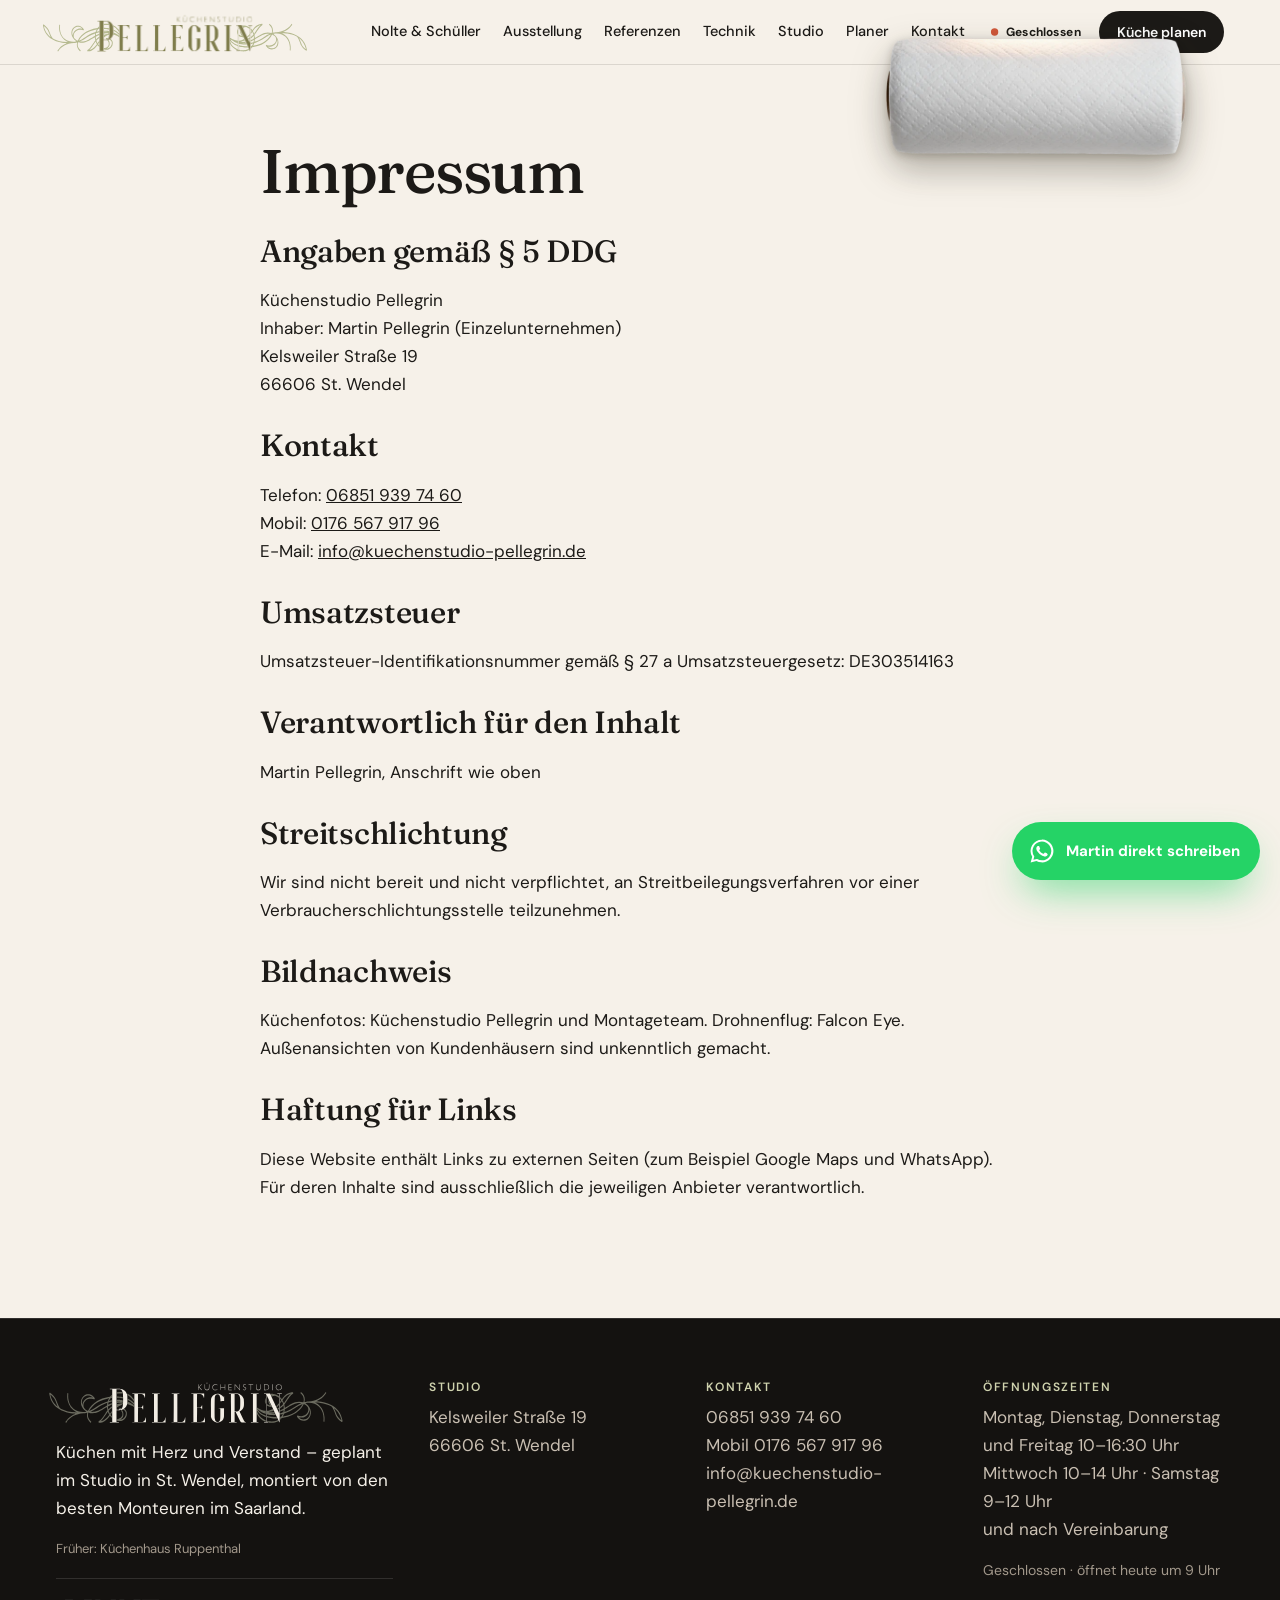
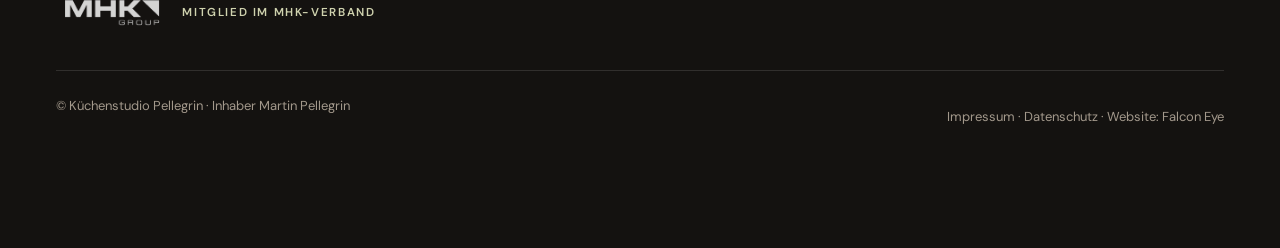
<file: impressum.html>
<!doctype html>
<html lang="de" data-page="legal" data-hook="https://hook.eu1.make.com/a36b9tmomybuo3w4ffzs7iai0kumm900">
<head>
<meta charset="utf-8">
<script data-fe="intro">/* Intro bei jedem Oeffnen (auch Neuladen), nicht beim Zurueckklicken innerhalb der Seite; ?nointro ueberspringt */try{(function(k){var s=location.search;if(/[?&]nointro/.test(s)){sessionStorage.setItem(k,'1');return}var t=(performance.getEntriesByType('navigation')[0]||{}).type||'',i=false;if(t==='back_forward')return;try{var r=new URL(document.referrer);i=r.origin===location.origin&&r.pathname.indexOf(location.pathname.replace(/[^/]*$/,''))===0}catch(e){}if(/[?&]intro(&|=|$)/.test(s)||t==='reload'||!i)sessionStorage.removeItem(k)})('pel-intro3')}catch(e){}</script>
<meta name="viewport" content="width=device-width, initial-scale=1, viewport-fit=cover">
<title>Impressum | Küchenstudio Pellegrin St. Wendel</title>
<meta name="description" content="Impressum des Küchenstudios Pellegrin, Inhaber Martin Pellegrin, Kelsweiler Straße 19, 66606 St. Wendel – Kontakt und Umsatzsteuer-Identifikationsnummer.">
<meta name="robots" content="index, follow">
<link rel="canonical" href="https://kuechenstudio-pellegrin.de/impressum.html">
<meta property="og:type" content="website">
<meta property="og:locale" content="de_DE">
<meta property="og:site_name" content="Küchenstudio Pellegrin">
<meta property="og:title" content="Impressum | Küchenstudio Pellegrin St. Wendel">
<meta property="og:description" content="Impressum des Küchenstudios Pellegrin, Inhaber Martin Pellegrin, Kelsweiler Straße 19, 66606 St. Wendel – Kontakt und Umsatzsteuer-Identifikationsnummer.">
<meta property="og:image" content="https://kuechenstudio-pellegrin.de/og.jpg">
<meta property="og:image:width" content="1200">
<meta property="og:image:height" content="630">
<meta property="og:image:alt" content="Küchenstudio Pellegrin in St. Wendel – Nolte und Schüller Küchen">
<meta property="og:url" content="https://kuechenstudio-pellegrin.de/impressum.html">
<meta name="twitter:card" content="summary_large_image">
<meta name="twitter:title" content="Impressum | Küchenstudio Pellegrin St. Wendel">
<meta name="twitter:description" content="Impressum des Küchenstudios Pellegrin, Inhaber Martin Pellegrin, Kelsweiler Straße 19, 66606 St. Wendel – Kontakt und Umsatzsteuer-Identifikationsnummer.">
<meta name="twitter:image" content="https://kuechenstudio-pellegrin.de/og.jpg">
<meta name="theme-color" content="#f6f1e9">
<link rel="icon" href="img/favicon.png">
<link rel="apple-touch-icon" href="img/apple-touch-icon.png">
<link rel="preload" href="fonts/fraunces-latin-500-normal.woff2" as="font" type="font/woff2" crossorigin>
<style>:where(img[height]){height:auto}</style>
<link rel="stylesheet" href="assets/style.css?v=1794489744">
<link rel="stylesheet" href="assets/kp.css?v=1794489744">
<link rel="stylesheet" href="assets/pg.css?v=1794489744">
<link rel="stylesheet" href="assets/brand.css?v=1794489744">
<link rel="stylesheet" href="assets/mk2.css?v=1794489744">
<link rel="stylesheet" href="assets/uni.css?v=1794489744">
<script type="application/ld+json">{"@context": "https://schema.org", "@graph": [{"@id": "https://kuechenstudio-pellegrin.de/#studio", "@type": ["HomeGoodsStore", "LocalBusiness"], "name": "Küchenstudio Pellegrin", "url": "https://kuechenstudio-pellegrin.de/"}, {"@type": "WebPage", "@id": "https://kuechenstudio-pellegrin.de/impressum.html#seite", "url": "https://kuechenstudio-pellegrin.de/impressum.html", "name": "Impressum | Küchenstudio Pellegrin St. Wendel", "description": "Impressum des Küchenstudios Pellegrin, Inhaber Martin Pellegrin, Kelsweiler Straße 19, 66606 St. Wendel – Kontakt und Umsatzsteuer-Identifikationsnummer.", "inLanguage": "de-DE", "isPartOf": {"@id": "https://kuechenstudio-pellegrin.de/#website"}, "about": {"@id": "https://kuechenstudio-pellegrin.de/#studio"}, "breadcrumb": {"@type": "BreadcrumbList", "itemListElement": [{"@type": "ListItem", "position": 1, "name": "Startseite", "item": "https://kuechenstudio-pellegrin.de/"}, {"@type": "ListItem", "position": 2, "name": "Impressum", "item": "https://kuechenstudio-pellegrin.de/impressum.html"}]}}]}</script>
</head>
<body>
<a class="skip" href="#main">Zum Inhalt springen</a>
<header class="hdr">
  <a class="brand" href="index.html" aria-label="Küchenstudio Pellegrin – Startseite"><svg class="plogo pl-full pl-anim pl-head" viewBox="70 74 2750 414" role="img" aria-label="Küchenstudio Pellegrin" data-pl-play><defs><linearGradient id="hdgL" x1="0" x2="1"><stop offset="0" stop-color="#000"/><stop offset=".05" stop-color="#fff"/></linearGradient><linearGradient id="hdgR" x1="0" x2="1"><stop offset=".95" stop-color="#fff"/><stop offset="1" stop-color="#000"/></linearGradient><mask id="hdmL" maskUnits="userSpaceOnUse" x="-3000" y="0" width="9000" height="750"><rect class="pl-mL" x="880" y="0" width="3000" height="750" fill="url(#hdgL)"/></mask><mask id="hdmR" maskUnits="userSpaceOnUse" x="-3000" y="0" width="9000" height="750"><rect class="pl-mR" x="-996" y="0" width="3000" height="750" fill="url(#hdgR)"/></mask><linearGradient id="hdsh" gradientUnits="userSpaceOnUse" x1="0" x2="420" y1="0" y2="0"><stop offset="0" stop-color="#fff" stop-opacity="0"/><stop offset=".5" stop-color="#fff" stop-opacity=".85"/><stop offset="1" stop-color="#fff" stop-opacity="0"/></linearGradient><clipPath id="hdcl"><use href="#hdc0"/><use href="#hdc1"/><use href="#hdc2"/><use href="#hdc3"/><use href="#hdc4"/><use href="#hdc5"/><use href="#hdc6"/><use href="#hdc7"/><use href="#hdc8"/></clipPath></defs><g class="pl-fl pl-fl-l" mask="url(#hdmL)"><path d="M251 473C249 471 248 469 248 468C248 466 264 445 273 435C289 419 314 402 336 394C340 393 340 392 338 392C337 392 333 391 330 391C313 391 278 385 255 378C196 362 148 327 124 283C111 261 105 241 100 210C99 207 103 201 105 201C109 201 136 224 145 236C156 250 161 258 173 292C179 308 187 325 194 335C198 342 198 342 210 348C248 367 289 377 342 379L354 380L343 375C306 355 281 322 270 279C265 261 263 237 265 217C266 210 266 204 266 203C266 203 268 204 271 204C274 205 275 206 275 207C274 209 274 216 273 223C270 294 305 351 364 370C384 377 407 379 428 376C441 373 441 374 434 368C398 342 381 299 394 261C401 239 421 220 443 214C452 212 468 213 476 216C490 221 505 233 514 246L518 252L516 256C514 260 513 261 512 261C511 260 506 259 502 258C488 253 469 253 458 257C446 261 438 266 430 275C417 288 412 301 413 318C414 333 416 338 427 348C435 356 450 366 453 366C454 366 456 363 458 360C471 332 505 297 539 276C565 260 604 246 642 240L656 237L665 228L674 218L674 226C674 231 674 234 673 235C672 236 672 236 673 236C674 236 674 238 674 242L674 248L668 248C662 249 661 250 659 252C657 254 647 274 647 275C647 275 652 274 657 273C662 271 668 270 670 270L674 269L674 275C674 279 674 281 673 281C672 282 665 283 658 285C650 287 644 288 643 289C642 290 638 310 639 310C639 311 646 308 655 304C675 293 674 294 674 301L674 308L656 316L638 325L638 329C638 333 640 349 641 351C641 352 642 352 646 348C650 343 660 335 669 328L674 325L674 332L674 339L670 342C664 346 653 356 648 361L644 366L646 372C648 378 655 391 656 392C656 392 656 392 657 391C658 390 662 385 666 378L674 368L674 376L674 384L668 393C661 402 661 402 669 410L674 416L674 423L674 430L667 424C664 420 659 415 658 414L656 410L654 413C634 441 618 456 598 465C588 470 574 474 564 474C560 475 556 475 555 476C554 476 553 475 552 470C551 465 551 464 553 462C568 450 572 446 578 440C588 429 596 417 613 392C621 379 629 368 631 366C634 362 634 362 632 356C632 352 631 346 630 342C629 330 632 329 601 347C548 380 527 388 495 387C482 387 478 387 470 385C464 383 459 382 459 382C458 382 455 394 454 402C453 422 460 439 476 456L485 466L483 470C482 473 481 475 480 475C478 475 462 458 458 450C446 432 443 410 447 390C448 387 448 385 448 384C448 384 443 385 438 386C434 387 423 388 415 389C342 394 285 425 256 474C254 476 254 476 251 473ZM589 456C607 449 626 433 643 411L650 402L646 394C644 391 641 385 640 381C639 378 637 375 637 375C636 375 628 386 619 400C599 430 593 438 582 451C572 462 572 462 589 456ZM726 457L719 456L719 449C719 446 719 443 720 443C720 443 724 442 728 442C746 438 760 428 767 414C770 409 770 408 770 398C770 387 770 386 767 379C765 375 761 369 759 367C756 364 755 362 756 362C762 359 766 359 767 360C777 375 779 382 779 398C779 407 779 410 777 416C773 427 764 438 754 444C752 445 750 446 750 447C751 447 754 446 758 446C783 440 802 416 802 391C802 376 795 365 782 359L775 355L781 352L786 348L790 350C798 354 806 366 810 378C812 386 811 403 808 413C800 436 782 452 761 458C753 459 734 459 726 457ZM510 374C525 373 546 366 568 354C581 346 628 318 629 316C630 316 630 314 630 311C630 308 631 303 631 299C632 295 632 292 632 292C632 292 626 294 620 297C591 308 566 320 539 339C518 353 506 360 491 368C478 374 478 374 481 374C489 376 496 376 510 374ZM476 362C494 354 509 345 534 328C564 308 590 295 620 284C637 278 636 279 639 270C640 267 643 261 645 257C647 254 648 251 648 251C647 251 640 252 632 254C595 262 562 274 536 291C510 308 483 336 470 358C468 361 466 364 466 365C466 366 468 365 476 362ZM742 346C743 343 744 340 744 340C744 339 762 340 763 340C763 341 762 342 760 344C757 348 752 350 746 351L742 352L742 346ZM720 329C719 323 720 322 722 320L726 317L723 318C720 318 720 318 720 312L720 306L723 305C728 304 753 299 755 299C756 299 760 298 765 296C769 295 773 294 774 294C774 295 774 298 773 301L772 306L765 309C755 313 740 321 729 328L720 335L720 329ZM867 324C853 316 838 310 827 307C822 306 818 305 817 305C817 304 818 303 818 301C819 299 819 294 820 290L820 282L832 288C844 294 859 303 869 311C873 314 876 316 876 316C877 316 877 320 877 323L876 330L867 324ZM174 319C171 314 167 302 164 294C154 266 148 254 136 241C128 232 111 217 110 219C110 220 115 240 119 250C127 273 140 293 157 310C164 317 176 328 178 328C178 328 176 324 174 319ZM408 292C416 268 436 250 461 244C468 242 471 242 482 242C489 243 496 243 497 244C499 244 499 244 496 240C472 219 439 220 416 242C399 260 394 283 402 309L403 314L404 306C405 302 407 296 408 292ZM874 307C866 296 846 280 828 271L820 267L820 260L820 254L826 257C842 264 858 275 870 287L877 295L877 303L876 311L874 307ZM720 287C719 280 718 281 738 279C746 278 752 278 752 278C752 277 745 277 736 276L720 276L720 270L720 264L736 264C745 265 757 266 762 266C768 267 773 268 773 268C774 268 774 273 774 280L774 292L757 291C746 291 737 291 730 292L720 294L720 287ZM875 279C868 262 846 240 826 227C819 223 819 223 816 216C815 212 814 208 814 208C815 208 827 215 838 221C848 229 866 246 872 256L877 263L877 272C876 282 876 282 875 279ZM767 251C756 249 735 247 727 247L720 247L720 240L720 234L729 234C746 236 772 239 774 240C774 241 774 243 774 247L774 252L767 251ZM720 204C720 201 720 198 719 198C719 196 733 194 750 194C768 194 770 194 770 199C771 201 771 203 772 205C772 207 772 207 754 206C741 206 733 206 728 207L720 209L720 204Z"/></g><g class="pl-fl pl-fl-r" mask="url(#hdmR)"><path d="M2121 475C2112 474 2112 474 2113 472C2114 470 2114 470 2113 468C2111 466 2110 466 2103 466L2095 466L2095 462L2095 457L2104 460C2133 467 2164 465 2188 454L2196 450L2198 455L2201 460L2193 464C2177 473 2161 476 2138 476C2130 476 2122 476 2121 475ZM2775 464C2752 446 2737 429 2728 410C2726 406 2721 394 2718 384C2710 364 2700 343 2694 334C2690 328 2688 327 2680 322C2654 309 2621 299 2588 294C2572 292 2550 290 2541 290L2535 290L2545 295C2592 319 2618 364 2623 424C2624 437 2623 464 2622 466C2621 466 2619 466 2617 465C2614 465 2614 464 2614 462C2622 387 2591 326 2532 302C2509 292 2478 290 2453 295L2448 296L2454 302C2505 337 2514 408 2472 442C2441 467 2400 460 2374 424L2370 418L2372 413C2374 409 2375 408 2376 409C2406 421 2436 416 2457 396C2470 383 2476 369 2475 352C2474 335 2470 328 2456 316C2449 311 2434 302 2434 303C2434 303 2432 306 2430 310C2423 325 2408 346 2391 361C2353 398 2306 420 2245 430L2231 432L2224 440L2218 448L2217 442C2217 438 2217 432 2217 428L2217 421L2222 421C2225 421 2227 420 2228 418C2231 416 2241 396 2240 395C2240 395 2236 396 2232 397C2217 400 2217 400 2217 398C2215 392 2216 388 2218 388C2228 386 2243 382 2244 381C2245 380 2246 377 2247 371C2250 357 2251 357 2233 366C2225 370 2217 374 2217 374C2216 374 2216 371 2216 368L2216 362L2232 354C2241 349 2249 345 2249 344C2250 343 2249 320 2247 318C2247 317 2243 321 2238 325C2230 333 2224 338 2219 342L2216 343L2216 336L2216 330L2223 324C2226 322 2233 316 2237 312L2244 304L2242 299C2240 291 2233 278 2232 278C2232 278 2228 283 2224 288L2216 299L2216 291L2216 283L2221 275C2227 267 2227 268 2219 260C2216 256 2216 256 2216 249L2216 242L2220 244C2221 246 2225 250 2228 253L2232 259L2240 249C2264 216 2288 201 2322 196C2335 194 2335 194 2335 197C2337 206 2338 205 2330 211C2313 224 2302 238 2277 275C2268 288 2260 301 2258 303L2255 307L2256 318C2257 323 2258 329 2258 331C2258 333 2258 336 2259 337L2259 339L2264 336C2266 334 2278 328 2290 321C2315 305 2340 292 2354 288C2379 280 2402 280 2428 288C2431 288 2434 277 2433 262C2433 243 2426 228 2411 212C2407 208 2403 204 2403 204C2403 203 2404 201 2405 198L2407 194L2412 198C2415 201 2420 206 2424 210C2441 232 2446 255 2440 283L2440 286L2443 285C2450 283 2464 281 2478 280C2507 278 2539 270 2564 257C2591 244 2612 226 2628 202C2631 198 2634 194 2634 194C2634 194 2636 196 2637 198C2641 202 2641 202 2629 217C2611 242 2586 262 2557 273L2547 278L2556 278C2606 282 2645 292 2680 310C2740 339 2776 388 2787 451L2789 462L2786 466C2784 468 2782 469 2782 469C2782 469 2779 467 2775 464ZM2076 463C2047 450 2020 425 2007 399C2004 394 2004 393 2004 382L2004 370L2007 377C2017 405 2036 426 2064 444C2069 446 2076 450 2079 451L2085 454L2085 460C2085 463 2085 466 2084 466C2084 466 2080 464 2076 463ZM2776 444C2769 411 2751 379 2727 356C2720 349 2712 342 2711 342C2710 342 2712 345 2713 349C2717 356 2721 366 2728 384C2736 407 2742 418 2755 432C2763 440 2777 452 2778 452C2778 451 2778 448 2776 444ZM2445 443C2456 440 2470 431 2477 422C2489 404 2493 385 2487 363L2485 354L2484 362C2481 386 2465 409 2444 419C2439 422 2432 425 2428 426C2421 428 2403 428 2395 427L2390 426L2392 429C2404 442 2426 447 2445 443ZM2155 435C2140 434 2119 431 2105 428L2094 425L2095 419C2095 416 2095 413 2096 413C2096 413 2101 414 2107 415C2125 420 2144 422 2165 423L2184 423L2186 429C2187 432 2189 435 2189 435C2189 436 2172 436 2155 435ZM2077 419C2048 408 2026 393 2010 373L2004 366L2004 351C2004 343 2004 336 2004 336C2005 336 2009 339 2015 342C2039 356 2057 363 2075 365L2085 366L2085 380L2085 394L2077 391C2059 384 2037 372 2021 360C2013 354 2007 350 2007 352C2007 354 2020 369 2026 376C2040 388 2060 400 2079 407L2085 409L2085 416C2085 419 2085 422 2085 422C2085 422 2081 421 2077 419ZM2252 416C2285 410 2318 398 2342 385C2372 367 2403 338 2418 312C2420 308 2422 305 2422 304C2421 304 2399 314 2388 320C2382 323 2366 333 2354 341C2320 363 2297 375 2266 386L2252 392L2249 399C2248 403 2245 409 2244 412C2242 415 2241 417 2241 418C2241 418 2243 418 2252 416ZM2140 405C2129 404 2115 402 2103 399L2094 397L2094 382L2094 366L2101 366C2114 364 2129 359 2148 348C2149 348 2157 366 2157 367C2157 367 2150 368 2142 369C2134 371 2124 373 2120 374L2112 377L2116 378C2123 379 2149 379 2156 378L2162 377L2165 382C2166 386 2167 388 2167 388C2166 389 2150 391 2141 391C2125 391 2137 393 2156 393L2170 393L2172 399C2174 404 2175 405 2173 405C2171 406 2153 406 2140 405ZM2204 373L2201 368L2204 366C2206 365 2206 365 2207 369C2207 370 2207 374 2207 375C2206 378 2206 378 2204 373ZM2272 372C2301 360 2320 350 2352 328C2372 315 2393 303 2404 299C2407 298 2409 296 2409 296C2409 294 2391 294 2381 295C2355 298 2336 306 2286 336C2272 344 2260 352 2260 352C2259 353 2258 356 2258 360C2258 364 2257 369 2256 372C2256 375 2256 377 2257 377C2258 377 2264 374 2272 372ZM2192 349C2191 346 2190 344 2190 344C2190 344 2194 342 2199 339L2207 335L2207 342L2207 349L2202 351C2198 353 2196 354 2196 354C2195 354 2194 352 2192 349ZM2183 329L2181 324L2188 316C2192 312 2198 306 2201 302L2206 296L2206 300C2206 303 2206 306 2207 308C2207 311 2207 312 2196 323L2186 334L2183 329ZM2120 329C2113 327 2103 324 2098 320C2094 317 2094 317 2094 310L2094 303L2098 306C2103 310 2111 314 2118 315C2127 318 2128 318 2122 311C2113 300 2108 285 2108 271L2108 262L2113 272C2116 277 2118 284 2119 287C2120 289 2122 294 2124 296C2126 300 2133 314 2139 327L2140 330L2133 330C2130 330 2124 329 2120 329ZM2082 302C2075 289 2075 267 2082 252L2085 246L2085 276C2085 293 2085 306 2084 306C2084 306 2083 304 2082 302ZM2253 293C2253 292 2262 280 2271 266C2289 239 2297 228 2308 217C2312 212 2315 209 2315 209C2312 209 2296 215 2289 219C2273 227 2261 238 2245 259L2238 268L2243 277C2246 283 2248 289 2249 291C2250 296 2251 296 2253 293ZM2094 240L2094 232L2097 236C2099 241 2099 243 2096 247L2094 250L2094 240ZM2200 243C2194 238 2175 228 2170 227C2166 227 2154 229 2146 233C2139 236 2140 236 2137 230C2135 226 2135 226 2137 224C2138 223 2138 223 2136 223C2134 223 2133 222 2131 218C2130 215 2129 212 2130 212C2130 210 2145 210 2154 211C2171 213 2195 223 2206 233C2206 233 2206 236 2206 240L2206 247L2200 243Z"/></g><g class="pl-word"><path class="pl-c" id="hdc0" style="--i:0" d="M655 470L655 468L666 468L677 468L677 318L677 168L666 168C656 168 656 167 655 165L655 163L705 163C760 164 759 164 774 171C790 178 801 190 809 206C816 219 816 224 816 263L816 298L813 307C804 333 786 350 760 358C756 359 747 359 735 360L716 360L716 414L716 468L727 468L738 468L738 470L738 473L696 473L655 473L655 470ZM753 352C762 348 769 339 773 325C776 312 777 297 777 252C776 214 776 210 774 202C770 185 764 174 755 170C751 168 749 168 733 167L716 167L716 261C717 312 717 355 717 355C717 355 724 355 733 355C746 354 749 354 753 352Z"/><path class="pl-c" id="hdc1" style="--i:1" d="M861 470C861 468 863 468 870 468L880 468L880 339L880 211L870 211C862 211 861 211 861 209C861 207 862 207 920 207L978 207L978 226C978 245 978 246 976 246C974 246 974 245 974 242C974 233 964 219 954 214C949 212 947 212 931 211L913 211L913 272L913 333L926 333C933 333 941 332 944 332C950 330 955 325 956 319C957 316 958 315 959 315C961 315 961 316 961 334C961 353 961 354 959 354C958 354 957 353 957 352C957 349 953 342 950 340C946 337 939 336 926 336L914 336L913 402L913 468L934 468C954 468 955 467 960 465C971 460 979 448 981 435C982 429 983 428 984 428C986 428 986 430 986 450L986 471L924 471C869 471 861 471 861 470Z"/><path class="pl-c" id="hdc2" style="--i:2" d="M1041 470C1041 468 1042 468 1050 468L1060 468L1060 340L1060 212L1051 212C1043 212 1042 211 1041 210C1041 208 1043 208 1077 208C1112 208 1113 208 1113 210C1113 212 1112 212 1104 212L1094 212L1094 327C1094 390 1094 448 1094 455L1094 468L1114 468C1135 468 1136 468 1141 465C1153 459 1161 448 1162 435C1162 430 1163 428 1164 428C1166 428 1166 429 1166 450L1166 472L1104 472C1042 472 1041 472 1041 470Z"/><path class="pl-c" id="hdc3" style="--i:3" d="M1222 471C1221 471 1221 470 1221 469C1221 468 1223 468 1230 468L1240 468L1240 457C1241 451 1241 393 1241 329L1241 212L1232 212C1223 212 1222 212 1222 210C1222 208 1223 208 1258 208C1292 208 1293 208 1293 210C1293 212 1292 212 1284 212L1274 212L1274 340L1274 468L1295 468C1315 468 1316 468 1322 465C1333 459 1341 448 1343 435C1343 429 1344 428 1345 428C1347 428 1347 429 1347 440C1347 447 1347 457 1346 462L1346 472L1284 472C1250 472 1222 472 1222 471Z"/><path class="pl-c" id="hdc4" style="--i:4" d="M1402 470C1402 468 1404 468 1412 468L1421 468L1421 340L1421 211L1412 211C1403 211 1402 211 1402 209C1402 207 1403 207 1461 207L1520 207L1520 226C1520 245 1520 246 1518 246C1517 246 1516 245 1515 241C1514 233 1510 226 1504 221C1495 212 1492 212 1472 211L1455 211L1454 257C1454 283 1454 310 1454 318L1454 332L1468 333C1475 333 1483 333 1485 332C1491 330 1497 324 1498 319C1498 316 1499 315 1500 315C1502 315 1502 316 1502 334C1502 353 1502 354 1500 354C1498 354 1498 353 1498 351C1498 348 1495 343 1491 340C1487 337 1482 336 1468 336L1455 336L1455 363C1455 378 1455 407 1454 429L1454 468L1473 468C1494 468 1499 467 1507 462C1514 456 1521 446 1523 436C1524 429 1524 428 1526 428C1527 428 1527 432 1527 450L1527 471L1464 471C1410 471 1402 471 1402 470Z"/><path class="pl-c" id="hdc5" style="--i:5" d="M1633 472C1620 470 1609 464 1600 454C1592 446 1589 441 1585 430L1582 422L1582 343C1582 255 1582 256 1589 242C1607 205 1654 197 1683 225C1687 228 1691 233 1693 236C1697 243 1699 242 1699 236C1699 232 1699 231 1701 231C1703 231 1703 232 1703 254L1703 276L1694 276C1688 276 1681 276 1677 277L1669 277L1669 263C1667 228 1659 213 1642 213C1630 213 1623 220 1618 237C1616 245 1615 425 1618 439C1621 459 1629 470 1642 469C1655 469 1662 462 1667 442C1668 435 1668 430 1668 390L1668 346L1661 345C1654 345 1653 345 1653 343C1654 342 1656 342 1678 342L1702 342L1702 382C1702 426 1702 427 1696 440C1685 462 1658 476 1633 472Z"/><path class="pl-c" id="hdc6" style="--i:6" d="M1747 471C1747 469 1748 469 1756 469L1766 468L1766 414C1766 383 1766 326 1765 285L1765 212L1756 212C1748 212 1746 211 1746 210C1746 208 1748 208 1786 208C1832 208 1835 208 1849 215C1864 223 1876 237 1882 254C1884 261 1884 264 1885 289C1885 321 1884 326 1878 341C1872 352 1862 363 1852 368C1848 370 1845 372 1845 372C1845 373 1854 393 1866 417C1889 464 1890 466 1898 468C1902 469 1903 470 1903 471C1903 473 1902 473 1885 473C1875 473 1865 472 1863 472C1855 470 1853 466 1830 420L1809 376L1804 376L1799 376L1799 422L1799 469L1808 469C1817 469 1818 469 1818 471C1818 473 1817 473 1782 473C1748 473 1747 473 1747 471ZM1830 370C1839 366 1845 357 1849 342C1851 333 1852 270 1850 254C1848 234 1843 222 1833 216C1829 212 1829 212 1814 212L1799 212L1799 292L1799 372L1813 372C1824 372 1827 372 1830 370Z"/><path class="pl-c" id="hdc7" style="--i:7" d="M1948 471C1948 469 1949 469 1958 469L1967 469L1967 340L1967 212L1958 212C1949 212 1948 212 1948 210C1948 208 1949 208 1984 208C2018 208 2020 208 2020 210C2020 211 2018 212 2010 212L2001 212L2001 340L2001 469L2011 469C2019 469 2020 469 2020 471C2020 472 2017 472 1984 473C1948 473 1948 473 1948 471Z"/><path class="pl-c" id="hdc8" style="--i:8" d="M2069 471C2069 469 2070 469 2078 469L2088 469L2088 340L2088 212L2078 212C2070 212 2069 212 2069 210C2069 208 2070 208 2096 208L2124 208L2131 223C2135 232 2151 267 2167 301C2183 335 2199 369 2202 376C2206 384 2209 390 2209 390C2210 391 2210 215 2209 212C2209 212 2205 212 2200 212C2192 212 2190 211 2190 210C2190 208 2191 208 2211 208C2231 208 2232 208 2232 210C2232 212 2231 212 2222 212L2213 212L2213 331C2213 482 2213 473 2211 473C2210 473 2207 467 2192 434C2178 405 2166 378 2158 362C2154 352 2150 345 2150 344C2150 344 2147 337 2142 328C2138 320 2135 313 2135 312C2135 312 2117 274 2100 236C2096 227 2092 219 2091 219C2091 218 2091 445 2092 458L2092 469L2102 469C2110 469 2111 469 2111 471C2110 472 2109 472 2090 473C2070 473 2069 473 2069 471Z"/></g><rect class="pl-sheen" x="-700" y="140" width="420" height="360" fill="url(#hdsh)" clip-path="url(#hdcl)"/><g class="pl-sub"><path style="--j:0" d="M1442 560C1442 534 1442 533 1444 533C1446 533 1446 534 1446 546C1446 552 1446 558 1447 558C1447 558 1453 552 1460 546C1470 535 1472 533 1474 533C1477 533 1477 534 1465 546L1452 558L1466 572C1478 585 1479 586 1477 586C1474 586 1471 583 1461 573C1453 566 1447 560 1447 560C1446 560 1446 566 1446 573C1446 585 1446 586 1444 586C1442 586 1442 585 1442 560Z"/><path style="--j:1" d="M1516 586C1510 584 1507 581 1504 576C1502 571 1502 569 1502 552C1502 534 1502 533 1504 533C1506 533 1506 534 1506 551C1506 571 1506 574 1512 579C1518 584 1529 584 1535 579C1540 575 1541 571 1542 551C1542 534 1542 533 1544 533C1546 533 1546 534 1546 552C1545 573 1545 576 1539 582C1534 587 1523 588 1516 586ZM1515 522C1515 518 1515 518 1518 518C1520 518 1520 518 1520 522C1520 525 1520 525 1518 525C1515 525 1515 525 1515 522ZM1527 524C1526 521 1527 518 1530 518C1534 518 1534 524 1530 525C1529 525 1528 524 1527 524Z"/><path style="--j:2" d="M1592 586C1580 582 1573 572 1573 560C1573 539 1592 527 1613 534C1619 536 1620 537 1620 538L1620 541L1614 538C1598 532 1582 539 1578 554C1573 575 1594 589 1615 580L1620 578L1620 580C1620 585 1602 589 1592 586Z"/><path style="--j:3" d="M1647 560C1647 534 1647 533 1649 533C1651 533 1651 534 1651 546L1651 558L1669 558L1686 558L1687 545C1687 534 1687 533 1689 533C1691 533 1691 534 1691 560C1691 585 1691 586 1689 586C1687 586 1687 585 1687 574L1687 561L1669 561L1651 561L1651 574C1651 585 1651 586 1649 586C1647 586 1647 585 1647 560Z"/><path style="--j:4" d="M1721 560L1721 533L1736 533C1748 533 1750 533 1750 534C1750 536 1748 536 1738 536L1726 536L1726 546L1726 557L1738 557C1748 557 1749 557 1749 559C1749 561 1748 561 1738 561L1726 561L1726 572L1726 583L1738 583C1749 583 1751 583 1751 584C1751 586 1749 586 1736 586L1721 586L1721 560Z"/><path style="--j:5" d="M1778 560L1778 533L1780 533C1782 533 1787 539 1802 556L1822 580L1822 556C1822 534 1822 533 1824 533C1826 533 1826 534 1826 560L1826 586L1824 586C1822 586 1817 580 1802 563L1782 539L1782 563C1782 585 1782 586 1780 586C1778 586 1778 585 1778 560Z"/><path style="--j:6" d="M1859 585C1855 583 1854 582 1854 580L1854 578L1859 580C1868 585 1876 583 1878 575C1880 569 1878 566 1868 561C1857 556 1854 552 1854 546C1854 535 1865 529 1877 534C1880 535 1881 536 1881 538L1881 540L1877 538C1868 533 1858 537 1858 546C1858 550 1861 553 1870 557C1876 560 1879 562 1881 565C1885 572 1883 581 1875 585C1870 588 1865 588 1859 585Z"/><path style="--j:7" d="M1924 561L1924 536L1914 536C1906 536 1904 536 1904 534C1904 533 1907 533 1926 533C1945 533 1948 533 1948 534C1948 536 1946 536 1938 536L1928 536L1928 561C1928 585 1928 586 1926 586C1924 586 1924 585 1924 561Z"/><path style="--j:8" d="M1986 586C1981 584 1978 581 1975 576C1973 571 1973 569 1973 552C1973 534 1973 533 1975 533C1977 533 1977 534 1977 551C1977 571 1978 574 1983 579C1989 584 2000 584 2006 579C2012 575 2012 571 2013 551C2013 534 2013 533 2015 533C2017 533 2017 534 2017 552C2016 573 2016 576 2010 582C2005 587 1994 588 1986 586Z"/><path style="--j:9" d="M2047 560L2047 533L2060 533C2079 533 2085 536 2090 546C2094 553 2095 565 2091 572C2085 583 2080 585 2061 586L2047 586L2047 560ZM2078 580C2093 572 2093 547 2078 539C2074 537 2071 537 2062 537L2052 536L2051 558C2051 571 2051 581 2052 582C2052 584 2072 583 2078 580Z"/><path style="--j:10" d="M2122 560L2122 533L2124 533L2127 533L2127 560L2127 586L2124 586L2122 586L2122 560Z"/><path style="--j:11" d="M2173 586C2153 579 2148 552 2164 539C2178 526 2201 532 2208 549C2210 554 2210 564 2209 569C2204 583 2188 590 2173 586ZM2193 581C2205 575 2209 559 2202 547C2190 527 2159 535 2159 559C2159 568 2165 578 2172 581C2178 584 2187 584 2193 581Z"/></g></svg></a>
  <nav class="nav" aria-label="Hauptmenü"><a href="index.html#hersteller">Nolte &amp; Schüller</a><a href="ausstellung.html">Ausstellung</a><a href="ausstellung.html#kuechen">Referenzen</a><a href="technik.html">Technik</a><a href="studio.html">Studio</a><a href="planer.html">Planer</a><a href="index.html#besuch">Kontakt</a></nav>
  <div class="hdr-r"><span class="status" data-status><i></i><b>Öffnungszeiten</b></span><a class="btn btn-ink sm" href="planer.html">Küche planen</a><button class="burger" aria-label="Menü öffnen" aria-expanded="false"><i></i><i></i></button></div>
</header>
<div class="mnav" aria-hidden="true"><nav><a href="index.html#hersteller">Nolte &amp; Schüller</a><a href="ausstellung.html">Ausstellung</a><a href="ausstellung.html#kuechen">Referenzen</a><a href="technik.html">Technik</a><a href="studio.html">Studio</a><a href="planer.html">Planer</a><a href="index.html#besuch">Kontakt</a></nav><div class="mnav-c"><a href="tel:+4968519397460">06851 939 74 60</a><span>Kelsweiler Straße 19, 66606 St. Wendel</span><span data-countdown></span></div></div>

<main id="main" class="legal wrap"><h1 class="h2">Impressum</h1>
<h2 class="h3">Angaben gemäß § 5 DDG</h2><p>Küchenstudio Pellegrin<br>Inhaber: Martin Pellegrin (Einzelunternehmen)<br>Kelsweiler Straße 19<br>66606 St. Wendel</p>
<h2 class="h3">Kontakt</h2><p>Telefon: <a href="tel:+4968519397460">06851 939 74 60</a><br>Mobil: <a href="tel:+4917656791796">0176 567 917 96</a><br>E-Mail: <a href="mailto:info@kuechenstudio-pellegrin.de">info@kuechenstudio-pellegrin.de</a></p>
<h2 class="h3">Umsatzsteuer</h2><p>Umsatzsteuer-Identifikationsnummer gemäß § 27 a Umsatzsteuergesetz: DE303514163</p>
<h2 class="h3">Verantwortlich für den Inhalt</h2><p>Martin Pellegrin, Anschrift wie oben</p>
<h2 class="h3">Streitschlichtung</h2><p>Wir sind nicht bereit und nicht verpflichtet, an Streitbeilegungsverfahren vor einer Verbraucherschlichtungsstelle teilzunehmen.</p>
<h2 class="h3">Bildnachweis</h2><p>Küchenfotos: Küchenstudio Pellegrin und Montageteam. Drohnenflug: Falcon Eye. Außenansichten von Kundenhäusern sind unkenntlich gemacht.</p>
<h2 class="h3">Haftung für Links</h2><p>Diese Website enthält Links zu externen Seiten (zum Beispiel Google Maps und WhatsApp). Für deren Inhalte sind ausschließlich die jeweiligen Anbieter verantwortlich.</p></main>
<footer class="ftr">
  <div class="wrap ftr-top">
    <div class="ftr-brand"><svg class="plogo pl-full " viewBox="70 74 2750 414" role="img" aria-label="Küchenstudio Pellegrin"><g class="pl-fl pl-fl-l"><path d="M251 473C249 471 248 469 248 468C248 466 264 445 273 435C289 419 314 402 336 394C340 393 340 392 338 392C337 392 333 391 330 391C313 391 278 385 255 378C196 362 148 327 124 283C111 261 105 241 100 210C99 207 103 201 105 201C109 201 136 224 145 236C156 250 161 258 173 292C179 308 187 325 194 335C198 342 198 342 210 348C248 367 289 377 342 379L354 380L343 375C306 355 281 322 270 279C265 261 263 237 265 217C266 210 266 204 266 203C266 203 268 204 271 204C274 205 275 206 275 207C274 209 274 216 273 223C270 294 305 351 364 370C384 377 407 379 428 376C441 373 441 374 434 368C398 342 381 299 394 261C401 239 421 220 443 214C452 212 468 213 476 216C490 221 505 233 514 246L518 252L516 256C514 260 513 261 512 261C511 260 506 259 502 258C488 253 469 253 458 257C446 261 438 266 430 275C417 288 412 301 413 318C414 333 416 338 427 348C435 356 450 366 453 366C454 366 456 363 458 360C471 332 505 297 539 276C565 260 604 246 642 240L656 237L665 228L674 218L674 226C674 231 674 234 673 235C672 236 672 236 673 236C674 236 674 238 674 242L674 248L668 248C662 249 661 250 659 252C657 254 647 274 647 275C647 275 652 274 657 273C662 271 668 270 670 270L674 269L674 275C674 279 674 281 673 281C672 282 665 283 658 285C650 287 644 288 643 289C642 290 638 310 639 310C639 311 646 308 655 304C675 293 674 294 674 301L674 308L656 316L638 325L638 329C638 333 640 349 641 351C641 352 642 352 646 348C650 343 660 335 669 328L674 325L674 332L674 339L670 342C664 346 653 356 648 361L644 366L646 372C648 378 655 391 656 392C656 392 656 392 657 391C658 390 662 385 666 378L674 368L674 376L674 384L668 393C661 402 661 402 669 410L674 416L674 423L674 430L667 424C664 420 659 415 658 414L656 410L654 413C634 441 618 456 598 465C588 470 574 474 564 474C560 475 556 475 555 476C554 476 553 475 552 470C551 465 551 464 553 462C568 450 572 446 578 440C588 429 596 417 613 392C621 379 629 368 631 366C634 362 634 362 632 356C632 352 631 346 630 342C629 330 632 329 601 347C548 380 527 388 495 387C482 387 478 387 470 385C464 383 459 382 459 382C458 382 455 394 454 402C453 422 460 439 476 456L485 466L483 470C482 473 481 475 480 475C478 475 462 458 458 450C446 432 443 410 447 390C448 387 448 385 448 384C448 384 443 385 438 386C434 387 423 388 415 389C342 394 285 425 256 474C254 476 254 476 251 473ZM589 456C607 449 626 433 643 411L650 402L646 394C644 391 641 385 640 381C639 378 637 375 637 375C636 375 628 386 619 400C599 430 593 438 582 451C572 462 572 462 589 456ZM726 457L719 456L719 449C719 446 719 443 720 443C720 443 724 442 728 442C746 438 760 428 767 414C770 409 770 408 770 398C770 387 770 386 767 379C765 375 761 369 759 367C756 364 755 362 756 362C762 359 766 359 767 360C777 375 779 382 779 398C779 407 779 410 777 416C773 427 764 438 754 444C752 445 750 446 750 447C751 447 754 446 758 446C783 440 802 416 802 391C802 376 795 365 782 359L775 355L781 352L786 348L790 350C798 354 806 366 810 378C812 386 811 403 808 413C800 436 782 452 761 458C753 459 734 459 726 457ZM510 374C525 373 546 366 568 354C581 346 628 318 629 316C630 316 630 314 630 311C630 308 631 303 631 299C632 295 632 292 632 292C632 292 626 294 620 297C591 308 566 320 539 339C518 353 506 360 491 368C478 374 478 374 481 374C489 376 496 376 510 374ZM476 362C494 354 509 345 534 328C564 308 590 295 620 284C637 278 636 279 639 270C640 267 643 261 645 257C647 254 648 251 648 251C647 251 640 252 632 254C595 262 562 274 536 291C510 308 483 336 470 358C468 361 466 364 466 365C466 366 468 365 476 362ZM742 346C743 343 744 340 744 340C744 339 762 340 763 340C763 341 762 342 760 344C757 348 752 350 746 351L742 352L742 346ZM720 329C719 323 720 322 722 320L726 317L723 318C720 318 720 318 720 312L720 306L723 305C728 304 753 299 755 299C756 299 760 298 765 296C769 295 773 294 774 294C774 295 774 298 773 301L772 306L765 309C755 313 740 321 729 328L720 335L720 329ZM867 324C853 316 838 310 827 307C822 306 818 305 817 305C817 304 818 303 818 301C819 299 819 294 820 290L820 282L832 288C844 294 859 303 869 311C873 314 876 316 876 316C877 316 877 320 877 323L876 330L867 324ZM174 319C171 314 167 302 164 294C154 266 148 254 136 241C128 232 111 217 110 219C110 220 115 240 119 250C127 273 140 293 157 310C164 317 176 328 178 328C178 328 176 324 174 319ZM408 292C416 268 436 250 461 244C468 242 471 242 482 242C489 243 496 243 497 244C499 244 499 244 496 240C472 219 439 220 416 242C399 260 394 283 402 309L403 314L404 306C405 302 407 296 408 292ZM874 307C866 296 846 280 828 271L820 267L820 260L820 254L826 257C842 264 858 275 870 287L877 295L877 303L876 311L874 307ZM720 287C719 280 718 281 738 279C746 278 752 278 752 278C752 277 745 277 736 276L720 276L720 270L720 264L736 264C745 265 757 266 762 266C768 267 773 268 773 268C774 268 774 273 774 280L774 292L757 291C746 291 737 291 730 292L720 294L720 287ZM875 279C868 262 846 240 826 227C819 223 819 223 816 216C815 212 814 208 814 208C815 208 827 215 838 221C848 229 866 246 872 256L877 263L877 272C876 282 876 282 875 279ZM767 251C756 249 735 247 727 247L720 247L720 240L720 234L729 234C746 236 772 239 774 240C774 241 774 243 774 247L774 252L767 251ZM720 204C720 201 720 198 719 198C719 196 733 194 750 194C768 194 770 194 770 199C771 201 771 203 772 205C772 207 772 207 754 206C741 206 733 206 728 207L720 209L720 204Z"/></g><g class="pl-fl pl-fl-r"><path d="M2121 475C2112 474 2112 474 2113 472C2114 470 2114 470 2113 468C2111 466 2110 466 2103 466L2095 466L2095 462L2095 457L2104 460C2133 467 2164 465 2188 454L2196 450L2198 455L2201 460L2193 464C2177 473 2161 476 2138 476C2130 476 2122 476 2121 475ZM2775 464C2752 446 2737 429 2728 410C2726 406 2721 394 2718 384C2710 364 2700 343 2694 334C2690 328 2688 327 2680 322C2654 309 2621 299 2588 294C2572 292 2550 290 2541 290L2535 290L2545 295C2592 319 2618 364 2623 424C2624 437 2623 464 2622 466C2621 466 2619 466 2617 465C2614 465 2614 464 2614 462C2622 387 2591 326 2532 302C2509 292 2478 290 2453 295L2448 296L2454 302C2505 337 2514 408 2472 442C2441 467 2400 460 2374 424L2370 418L2372 413C2374 409 2375 408 2376 409C2406 421 2436 416 2457 396C2470 383 2476 369 2475 352C2474 335 2470 328 2456 316C2449 311 2434 302 2434 303C2434 303 2432 306 2430 310C2423 325 2408 346 2391 361C2353 398 2306 420 2245 430L2231 432L2224 440L2218 448L2217 442C2217 438 2217 432 2217 428L2217 421L2222 421C2225 421 2227 420 2228 418C2231 416 2241 396 2240 395C2240 395 2236 396 2232 397C2217 400 2217 400 2217 398C2215 392 2216 388 2218 388C2228 386 2243 382 2244 381C2245 380 2246 377 2247 371C2250 357 2251 357 2233 366C2225 370 2217 374 2217 374C2216 374 2216 371 2216 368L2216 362L2232 354C2241 349 2249 345 2249 344C2250 343 2249 320 2247 318C2247 317 2243 321 2238 325C2230 333 2224 338 2219 342L2216 343L2216 336L2216 330L2223 324C2226 322 2233 316 2237 312L2244 304L2242 299C2240 291 2233 278 2232 278C2232 278 2228 283 2224 288L2216 299L2216 291L2216 283L2221 275C2227 267 2227 268 2219 260C2216 256 2216 256 2216 249L2216 242L2220 244C2221 246 2225 250 2228 253L2232 259L2240 249C2264 216 2288 201 2322 196C2335 194 2335 194 2335 197C2337 206 2338 205 2330 211C2313 224 2302 238 2277 275C2268 288 2260 301 2258 303L2255 307L2256 318C2257 323 2258 329 2258 331C2258 333 2258 336 2259 337L2259 339L2264 336C2266 334 2278 328 2290 321C2315 305 2340 292 2354 288C2379 280 2402 280 2428 288C2431 288 2434 277 2433 262C2433 243 2426 228 2411 212C2407 208 2403 204 2403 204C2403 203 2404 201 2405 198L2407 194L2412 198C2415 201 2420 206 2424 210C2441 232 2446 255 2440 283L2440 286L2443 285C2450 283 2464 281 2478 280C2507 278 2539 270 2564 257C2591 244 2612 226 2628 202C2631 198 2634 194 2634 194C2634 194 2636 196 2637 198C2641 202 2641 202 2629 217C2611 242 2586 262 2557 273L2547 278L2556 278C2606 282 2645 292 2680 310C2740 339 2776 388 2787 451L2789 462L2786 466C2784 468 2782 469 2782 469C2782 469 2779 467 2775 464ZM2076 463C2047 450 2020 425 2007 399C2004 394 2004 393 2004 382L2004 370L2007 377C2017 405 2036 426 2064 444C2069 446 2076 450 2079 451L2085 454L2085 460C2085 463 2085 466 2084 466C2084 466 2080 464 2076 463ZM2776 444C2769 411 2751 379 2727 356C2720 349 2712 342 2711 342C2710 342 2712 345 2713 349C2717 356 2721 366 2728 384C2736 407 2742 418 2755 432C2763 440 2777 452 2778 452C2778 451 2778 448 2776 444ZM2445 443C2456 440 2470 431 2477 422C2489 404 2493 385 2487 363L2485 354L2484 362C2481 386 2465 409 2444 419C2439 422 2432 425 2428 426C2421 428 2403 428 2395 427L2390 426L2392 429C2404 442 2426 447 2445 443ZM2155 435C2140 434 2119 431 2105 428L2094 425L2095 419C2095 416 2095 413 2096 413C2096 413 2101 414 2107 415C2125 420 2144 422 2165 423L2184 423L2186 429C2187 432 2189 435 2189 435C2189 436 2172 436 2155 435ZM2077 419C2048 408 2026 393 2010 373L2004 366L2004 351C2004 343 2004 336 2004 336C2005 336 2009 339 2015 342C2039 356 2057 363 2075 365L2085 366L2085 380L2085 394L2077 391C2059 384 2037 372 2021 360C2013 354 2007 350 2007 352C2007 354 2020 369 2026 376C2040 388 2060 400 2079 407L2085 409L2085 416C2085 419 2085 422 2085 422C2085 422 2081 421 2077 419ZM2252 416C2285 410 2318 398 2342 385C2372 367 2403 338 2418 312C2420 308 2422 305 2422 304C2421 304 2399 314 2388 320C2382 323 2366 333 2354 341C2320 363 2297 375 2266 386L2252 392L2249 399C2248 403 2245 409 2244 412C2242 415 2241 417 2241 418C2241 418 2243 418 2252 416ZM2140 405C2129 404 2115 402 2103 399L2094 397L2094 382L2094 366L2101 366C2114 364 2129 359 2148 348C2149 348 2157 366 2157 367C2157 367 2150 368 2142 369C2134 371 2124 373 2120 374L2112 377L2116 378C2123 379 2149 379 2156 378L2162 377L2165 382C2166 386 2167 388 2167 388C2166 389 2150 391 2141 391C2125 391 2137 393 2156 393L2170 393L2172 399C2174 404 2175 405 2173 405C2171 406 2153 406 2140 405ZM2204 373L2201 368L2204 366C2206 365 2206 365 2207 369C2207 370 2207 374 2207 375C2206 378 2206 378 2204 373ZM2272 372C2301 360 2320 350 2352 328C2372 315 2393 303 2404 299C2407 298 2409 296 2409 296C2409 294 2391 294 2381 295C2355 298 2336 306 2286 336C2272 344 2260 352 2260 352C2259 353 2258 356 2258 360C2258 364 2257 369 2256 372C2256 375 2256 377 2257 377C2258 377 2264 374 2272 372ZM2192 349C2191 346 2190 344 2190 344C2190 344 2194 342 2199 339L2207 335L2207 342L2207 349L2202 351C2198 353 2196 354 2196 354C2195 354 2194 352 2192 349ZM2183 329L2181 324L2188 316C2192 312 2198 306 2201 302L2206 296L2206 300C2206 303 2206 306 2207 308C2207 311 2207 312 2196 323L2186 334L2183 329ZM2120 329C2113 327 2103 324 2098 320C2094 317 2094 317 2094 310L2094 303L2098 306C2103 310 2111 314 2118 315C2127 318 2128 318 2122 311C2113 300 2108 285 2108 271L2108 262L2113 272C2116 277 2118 284 2119 287C2120 289 2122 294 2124 296C2126 300 2133 314 2139 327L2140 330L2133 330C2130 330 2124 329 2120 329ZM2082 302C2075 289 2075 267 2082 252L2085 246L2085 276C2085 293 2085 306 2084 306C2084 306 2083 304 2082 302ZM2253 293C2253 292 2262 280 2271 266C2289 239 2297 228 2308 217C2312 212 2315 209 2315 209C2312 209 2296 215 2289 219C2273 227 2261 238 2245 259L2238 268L2243 277C2246 283 2248 289 2249 291C2250 296 2251 296 2253 293ZM2094 240L2094 232L2097 236C2099 241 2099 243 2096 247L2094 250L2094 240ZM2200 243C2194 238 2175 228 2170 227C2166 227 2154 229 2146 233C2139 236 2140 236 2137 230C2135 226 2135 226 2137 224C2138 223 2138 223 2136 223C2134 223 2133 222 2131 218C2130 215 2129 212 2130 212C2130 210 2145 210 2154 211C2171 213 2195 223 2206 233C2206 233 2206 236 2206 240L2206 247L2200 243Z"/></g><g class="pl-word"><path class="pl-c" d="M655 470L655 468L666 468L677 468L677 318L677 168L666 168C656 168 656 167 655 165L655 163L705 163C760 164 759 164 774 171C790 178 801 190 809 206C816 219 816 224 816 263L816 298L813 307C804 333 786 350 760 358C756 359 747 359 735 360L716 360L716 414L716 468L727 468L738 468L738 470L738 473L696 473L655 473L655 470ZM753 352C762 348 769 339 773 325C776 312 777 297 777 252C776 214 776 210 774 202C770 185 764 174 755 170C751 168 749 168 733 167L716 167L716 261C717 312 717 355 717 355C717 355 724 355 733 355C746 354 749 354 753 352Z"/><path class="pl-c" d="M861 470C861 468 863 468 870 468L880 468L880 339L880 211L870 211C862 211 861 211 861 209C861 207 862 207 920 207L978 207L978 226C978 245 978 246 976 246C974 246 974 245 974 242C974 233 964 219 954 214C949 212 947 212 931 211L913 211L913 272L913 333L926 333C933 333 941 332 944 332C950 330 955 325 956 319C957 316 958 315 959 315C961 315 961 316 961 334C961 353 961 354 959 354C958 354 957 353 957 352C957 349 953 342 950 340C946 337 939 336 926 336L914 336L913 402L913 468L934 468C954 468 955 467 960 465C971 460 979 448 981 435C982 429 983 428 984 428C986 428 986 430 986 450L986 471L924 471C869 471 861 471 861 470Z"/><path class="pl-c" d="M1041 470C1041 468 1042 468 1050 468L1060 468L1060 340L1060 212L1051 212C1043 212 1042 211 1041 210C1041 208 1043 208 1077 208C1112 208 1113 208 1113 210C1113 212 1112 212 1104 212L1094 212L1094 327C1094 390 1094 448 1094 455L1094 468L1114 468C1135 468 1136 468 1141 465C1153 459 1161 448 1162 435C1162 430 1163 428 1164 428C1166 428 1166 429 1166 450L1166 472L1104 472C1042 472 1041 472 1041 470Z"/><path class="pl-c" d="M1222 471C1221 471 1221 470 1221 469C1221 468 1223 468 1230 468L1240 468L1240 457C1241 451 1241 393 1241 329L1241 212L1232 212C1223 212 1222 212 1222 210C1222 208 1223 208 1258 208C1292 208 1293 208 1293 210C1293 212 1292 212 1284 212L1274 212L1274 340L1274 468L1295 468C1315 468 1316 468 1322 465C1333 459 1341 448 1343 435C1343 429 1344 428 1345 428C1347 428 1347 429 1347 440C1347 447 1347 457 1346 462L1346 472L1284 472C1250 472 1222 472 1222 471Z"/><path class="pl-c" d="M1402 470C1402 468 1404 468 1412 468L1421 468L1421 340L1421 211L1412 211C1403 211 1402 211 1402 209C1402 207 1403 207 1461 207L1520 207L1520 226C1520 245 1520 246 1518 246C1517 246 1516 245 1515 241C1514 233 1510 226 1504 221C1495 212 1492 212 1472 211L1455 211L1454 257C1454 283 1454 310 1454 318L1454 332L1468 333C1475 333 1483 333 1485 332C1491 330 1497 324 1498 319C1498 316 1499 315 1500 315C1502 315 1502 316 1502 334C1502 353 1502 354 1500 354C1498 354 1498 353 1498 351C1498 348 1495 343 1491 340C1487 337 1482 336 1468 336L1455 336L1455 363C1455 378 1455 407 1454 429L1454 468L1473 468C1494 468 1499 467 1507 462C1514 456 1521 446 1523 436C1524 429 1524 428 1526 428C1527 428 1527 432 1527 450L1527 471L1464 471C1410 471 1402 471 1402 470Z"/><path class="pl-c" d="M1633 472C1620 470 1609 464 1600 454C1592 446 1589 441 1585 430L1582 422L1582 343C1582 255 1582 256 1589 242C1607 205 1654 197 1683 225C1687 228 1691 233 1693 236C1697 243 1699 242 1699 236C1699 232 1699 231 1701 231C1703 231 1703 232 1703 254L1703 276L1694 276C1688 276 1681 276 1677 277L1669 277L1669 263C1667 228 1659 213 1642 213C1630 213 1623 220 1618 237C1616 245 1615 425 1618 439C1621 459 1629 470 1642 469C1655 469 1662 462 1667 442C1668 435 1668 430 1668 390L1668 346L1661 345C1654 345 1653 345 1653 343C1654 342 1656 342 1678 342L1702 342L1702 382C1702 426 1702 427 1696 440C1685 462 1658 476 1633 472Z"/><path class="pl-c" d="M1747 471C1747 469 1748 469 1756 469L1766 468L1766 414C1766 383 1766 326 1765 285L1765 212L1756 212C1748 212 1746 211 1746 210C1746 208 1748 208 1786 208C1832 208 1835 208 1849 215C1864 223 1876 237 1882 254C1884 261 1884 264 1885 289C1885 321 1884 326 1878 341C1872 352 1862 363 1852 368C1848 370 1845 372 1845 372C1845 373 1854 393 1866 417C1889 464 1890 466 1898 468C1902 469 1903 470 1903 471C1903 473 1902 473 1885 473C1875 473 1865 472 1863 472C1855 470 1853 466 1830 420L1809 376L1804 376L1799 376L1799 422L1799 469L1808 469C1817 469 1818 469 1818 471C1818 473 1817 473 1782 473C1748 473 1747 473 1747 471ZM1830 370C1839 366 1845 357 1849 342C1851 333 1852 270 1850 254C1848 234 1843 222 1833 216C1829 212 1829 212 1814 212L1799 212L1799 292L1799 372L1813 372C1824 372 1827 372 1830 370Z"/><path class="pl-c" d="M1948 471C1948 469 1949 469 1958 469L1967 469L1967 340L1967 212L1958 212C1949 212 1948 212 1948 210C1948 208 1949 208 1984 208C2018 208 2020 208 2020 210C2020 211 2018 212 2010 212L2001 212L2001 340L2001 469L2011 469C2019 469 2020 469 2020 471C2020 472 2017 472 1984 473C1948 473 1948 473 1948 471Z"/><path class="pl-c" d="M2069 471C2069 469 2070 469 2078 469L2088 469L2088 340L2088 212L2078 212C2070 212 2069 212 2069 210C2069 208 2070 208 2096 208L2124 208L2131 223C2135 232 2151 267 2167 301C2183 335 2199 369 2202 376C2206 384 2209 390 2209 390C2210 391 2210 215 2209 212C2209 212 2205 212 2200 212C2192 212 2190 211 2190 210C2190 208 2191 208 2211 208C2231 208 2232 208 2232 210C2232 212 2231 212 2222 212L2213 212L2213 331C2213 482 2213 473 2211 473C2210 473 2207 467 2192 434C2178 405 2166 378 2158 362C2154 352 2150 345 2150 344C2150 344 2147 337 2142 328C2138 320 2135 313 2135 312C2135 312 2117 274 2100 236C2096 227 2092 219 2091 219C2091 218 2091 445 2092 458L2092 469L2102 469C2110 469 2111 469 2111 471C2110 472 2109 472 2090 473C2070 473 2069 473 2069 471Z"/></g><g class="pl-sub"><path d="M1442 560C1442 534 1442 533 1444 533C1446 533 1446 534 1446 546C1446 552 1446 558 1447 558C1447 558 1453 552 1460 546C1470 535 1472 533 1474 533C1477 533 1477 534 1465 546L1452 558L1466 572C1478 585 1479 586 1477 586C1474 586 1471 583 1461 573C1453 566 1447 560 1447 560C1446 560 1446 566 1446 573C1446 585 1446 586 1444 586C1442 586 1442 585 1442 560Z"/><path d="M1516 586C1510 584 1507 581 1504 576C1502 571 1502 569 1502 552C1502 534 1502 533 1504 533C1506 533 1506 534 1506 551C1506 571 1506 574 1512 579C1518 584 1529 584 1535 579C1540 575 1541 571 1542 551C1542 534 1542 533 1544 533C1546 533 1546 534 1546 552C1545 573 1545 576 1539 582C1534 587 1523 588 1516 586ZM1515 522C1515 518 1515 518 1518 518C1520 518 1520 518 1520 522C1520 525 1520 525 1518 525C1515 525 1515 525 1515 522ZM1527 524C1526 521 1527 518 1530 518C1534 518 1534 524 1530 525C1529 525 1528 524 1527 524Z"/><path d="M1592 586C1580 582 1573 572 1573 560C1573 539 1592 527 1613 534C1619 536 1620 537 1620 538L1620 541L1614 538C1598 532 1582 539 1578 554C1573 575 1594 589 1615 580L1620 578L1620 580C1620 585 1602 589 1592 586Z"/><path d="M1647 560C1647 534 1647 533 1649 533C1651 533 1651 534 1651 546L1651 558L1669 558L1686 558L1687 545C1687 534 1687 533 1689 533C1691 533 1691 534 1691 560C1691 585 1691 586 1689 586C1687 586 1687 585 1687 574L1687 561L1669 561L1651 561L1651 574C1651 585 1651 586 1649 586C1647 586 1647 585 1647 560Z"/><path d="M1721 560L1721 533L1736 533C1748 533 1750 533 1750 534C1750 536 1748 536 1738 536L1726 536L1726 546L1726 557L1738 557C1748 557 1749 557 1749 559C1749 561 1748 561 1738 561L1726 561L1726 572L1726 583L1738 583C1749 583 1751 583 1751 584C1751 586 1749 586 1736 586L1721 586L1721 560Z"/><path d="M1778 560L1778 533L1780 533C1782 533 1787 539 1802 556L1822 580L1822 556C1822 534 1822 533 1824 533C1826 533 1826 534 1826 560L1826 586L1824 586C1822 586 1817 580 1802 563L1782 539L1782 563C1782 585 1782 586 1780 586C1778 586 1778 585 1778 560Z"/><path d="M1859 585C1855 583 1854 582 1854 580L1854 578L1859 580C1868 585 1876 583 1878 575C1880 569 1878 566 1868 561C1857 556 1854 552 1854 546C1854 535 1865 529 1877 534C1880 535 1881 536 1881 538L1881 540L1877 538C1868 533 1858 537 1858 546C1858 550 1861 553 1870 557C1876 560 1879 562 1881 565C1885 572 1883 581 1875 585C1870 588 1865 588 1859 585Z"/><path d="M1924 561L1924 536L1914 536C1906 536 1904 536 1904 534C1904 533 1907 533 1926 533C1945 533 1948 533 1948 534C1948 536 1946 536 1938 536L1928 536L1928 561C1928 585 1928 586 1926 586C1924 586 1924 585 1924 561Z"/><path d="M1986 586C1981 584 1978 581 1975 576C1973 571 1973 569 1973 552C1973 534 1973 533 1975 533C1977 533 1977 534 1977 551C1977 571 1978 574 1983 579C1989 584 2000 584 2006 579C2012 575 2012 571 2013 551C2013 534 2013 533 2015 533C2017 533 2017 534 2017 552C2016 573 2016 576 2010 582C2005 587 1994 588 1986 586Z"/><path d="M2047 560L2047 533L2060 533C2079 533 2085 536 2090 546C2094 553 2095 565 2091 572C2085 583 2080 585 2061 586L2047 586L2047 560ZM2078 580C2093 572 2093 547 2078 539C2074 537 2071 537 2062 537L2052 536L2051 558C2051 571 2051 581 2052 582C2052 584 2072 583 2078 580Z"/><path d="M2122 560L2122 533L2124 533L2127 533L2127 560L2127 586L2124 586L2122 586L2122 560Z"/><path d="M2173 586C2153 579 2148 552 2164 539C2178 526 2201 532 2208 549C2210 554 2210 564 2209 569C2204 583 2188 590 2173 586ZM2193 581C2205 575 2209 559 2202 547C2190 527 2159 535 2159 559C2159 568 2165 578 2172 581C2178 584 2187 584 2193 581Z"/></g></svg><p>Küchen mit Herz und Verstand – geplant im Studio in St. Wendel, montiert von den besten Monteuren im Saarland.</p><p class="ftr-was">Früher: Küchenhaus Ruppenthal</p><div class="ftr-mhk"><img src="img/brand/mhk_light.png" alt="MHK Group" width="150" height="47" loading="lazy" decoding="async"><span>Mitglied im MHK-Verband</span></div></div>
    <div><p class="ftr-h">Studio</p><p><a href="https://www.google.com/maps/search/?api=1&query=Kelsweiler%20Stra%C3%9Fe%2019%2C%2066606%20St.%20Wendel" target="_blank" rel="noopener">Kelsweiler Straße 19<br>66606 St. Wendel</a></p></div>
    <div><p class="ftr-h">Kontakt</p><p><a href="tel:+4968519397460">06851 939 74 60</a><br><a href="tel:+4917656791796">Mobil 0176 567 917 96</a><br><a href="mailto:info@kuechenstudio-pellegrin.de">info@kuechenstudio-pellegrin.de</a></p></div>
    <div><p class="ftr-h">Öffnungszeiten</p><p>Montag, Dienstag, Donnerstag und Freitag <span class="nw">10–16:30 Uhr</span><br>Mittwoch <span class="nw">10–14 Uhr</span> · Samstag <span class="nw">9–12 Uhr</span><br>und nach Vereinbarung</p><p class="ftr-live" data-countdown></p></div>
  </div>
  <div class="wrap ftr-b"><span>© Küchenstudio Pellegrin · Inhaber Martin Pellegrin</span><span><a href="impressum.html">Impressum</a> · <a href="datenschutz.html">Datenschutz</a> · Website: <a href="https://falcon-eye.de" target="_blank" rel="noopener">Falcon Eye</a></span></div>
</footer>
<nav class="dock" aria-label="Schnellkontakt"><a href="tel:+4968519397460">Anrufen</a><a class="wa" href="https://wa.me/4917656791796" target="_blank" rel="noopener">WhatsApp</a><a class="hi" href="planer.html">Küche planen</a></nav>
<a class="wa-fab" href="https://wa.me/4917656791796?text=Hallo%20Herr%20Pellegrin%2C%20ich%20interessiere%20mich%20f%C3%BCr%20eine%20neue%20K%C3%BCche." target="_blank" rel="noopener" aria-label="Martin Pellegrin per WhatsApp schreiben"><svg viewBox="0 0 32 32" aria-hidden="true"><path fill="currentColor" d="M16 3a13 13 0 0 0-11.2 19.6L3 29l6.6-1.7A13 13 0 1 0 16 3zm0 23.7a10.7 10.7 0 0 1-5.5-1.5l-.4-.2-3.9 1 1-3.8-.3-.4A10.7 10.7 0 1 1 16 26.7zm5.9-8c-.3-.2-1.9-.9-2.2-1s-.5-.2-.7.2-.8 1-1 1.2-.4.2-.7 0a8.8 8.8 0 0 1-4.4-3.8c-.3-.6.3-.5.9-1.7.1-.2 0-.4 0-.5l-1-2.4c-.3-.6-.5-.5-.7-.5h-.6a1.2 1.2 0 0 0-.9.4 3.6 3.6 0 0 0-1.1 2.7 6.3 6.3 0 0 0 1.3 3.3 14.4 14.4 0 0 0 5.5 4.9c2 .9 2.8.9 3.8.8a3.2 3.2 0 0 0 2.1-1.5 2.6 2.6 0 0 0 .2-1.5c-.1-.1-.3-.2-.6-.3z"/></svg><span>Martin direkt schreiben</span></a>
<script src="js/gsap.min.js"></script>
<script src="js/ScrollTrigger.min.js"></script>
<script src="js/lenis.min.js"></script>
<script src="assets/ki.js?v=1794489744"></script>
<script src="assets/brand.js?v=1794489744"></script>
<script src="assets/app.js?v=1794489744"></script>
<script src="assets/pel-mail.js?v=1794489744"></script>
<script src="assets/pg.js?v=1794489744"></script>
<script src="assets/uni.js?v=1794489744"></script>
<script src="assets/fe-bewertung.js?v=1794489744" data-delay="90" data-url="https://search.google.com/local/writereview?placeid=ChIJKTbr8p_qlUcREDhps3uUdVs" data-name="Google" data-accent="#6f6d40" data-skip="planer|impressum|datenschutz" data-bottom="22" data-bottom-m="90" defer></script>
</body>
</html>
</file>
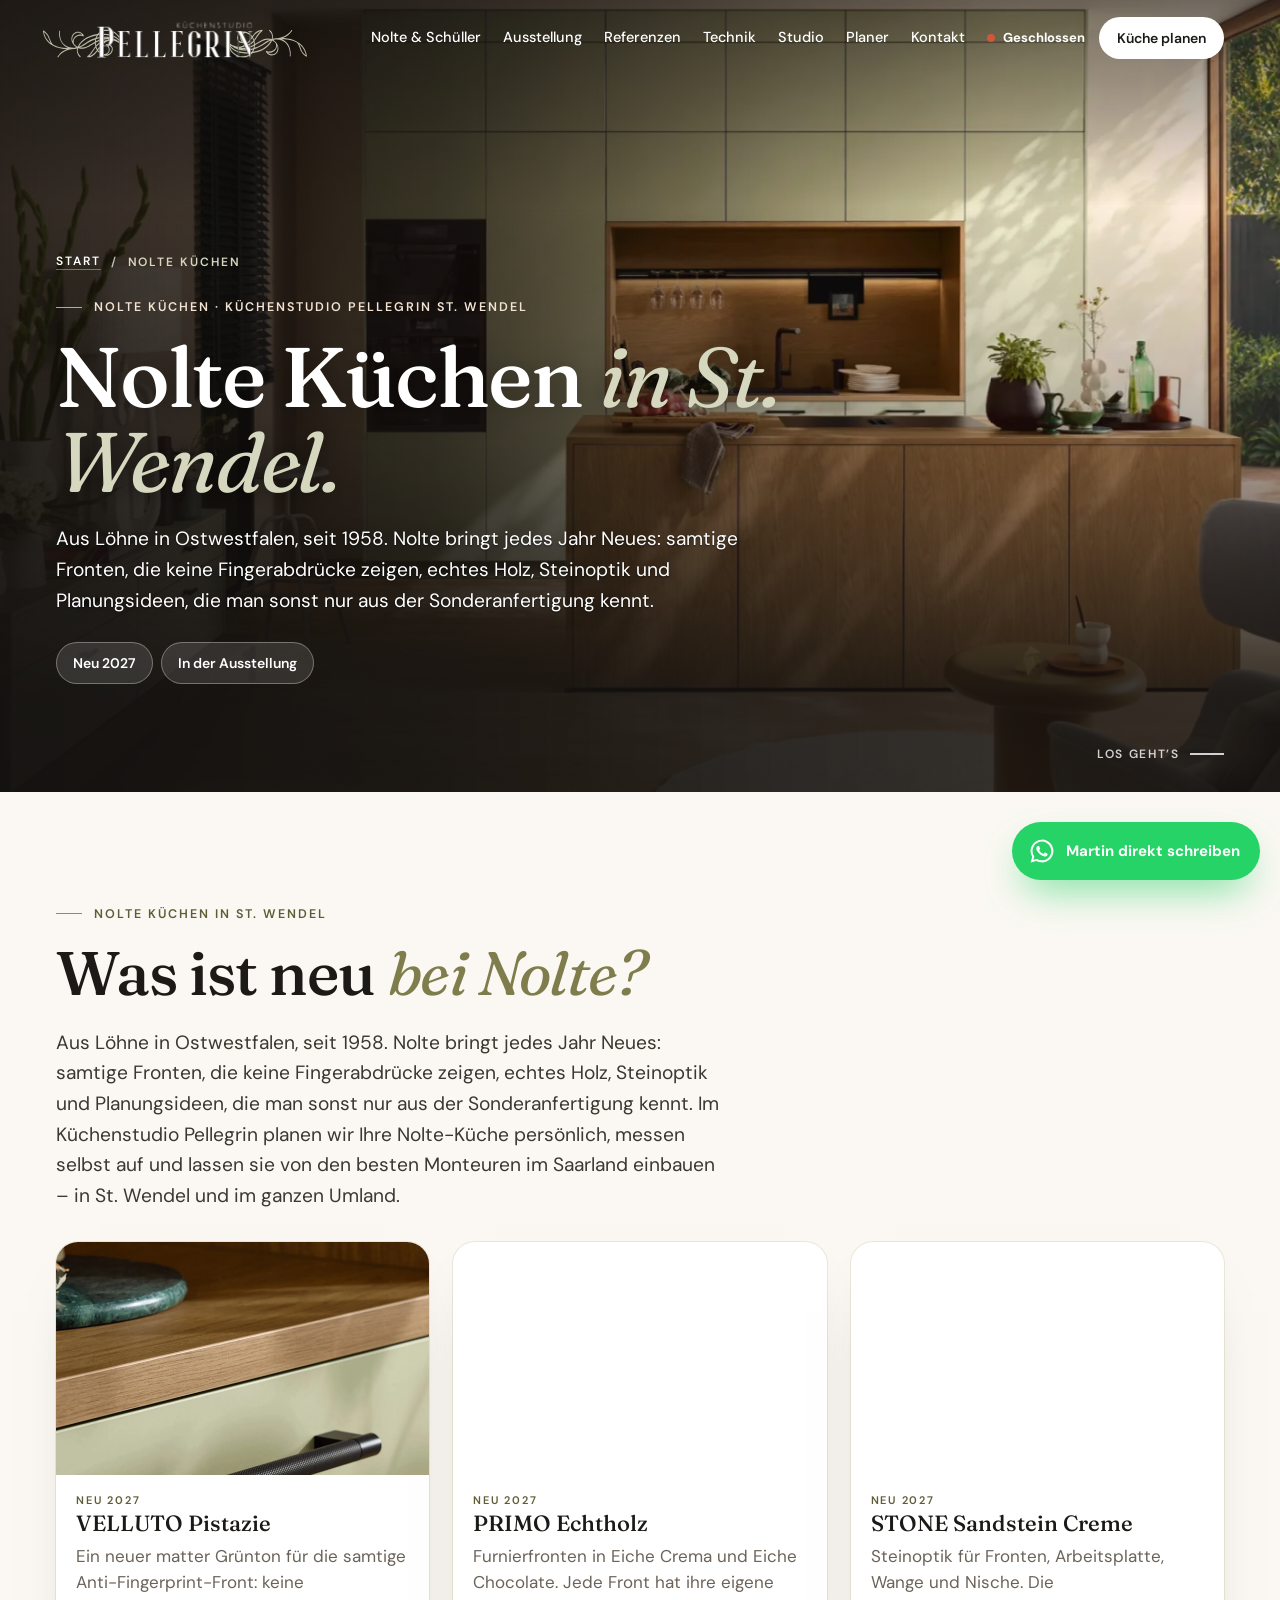
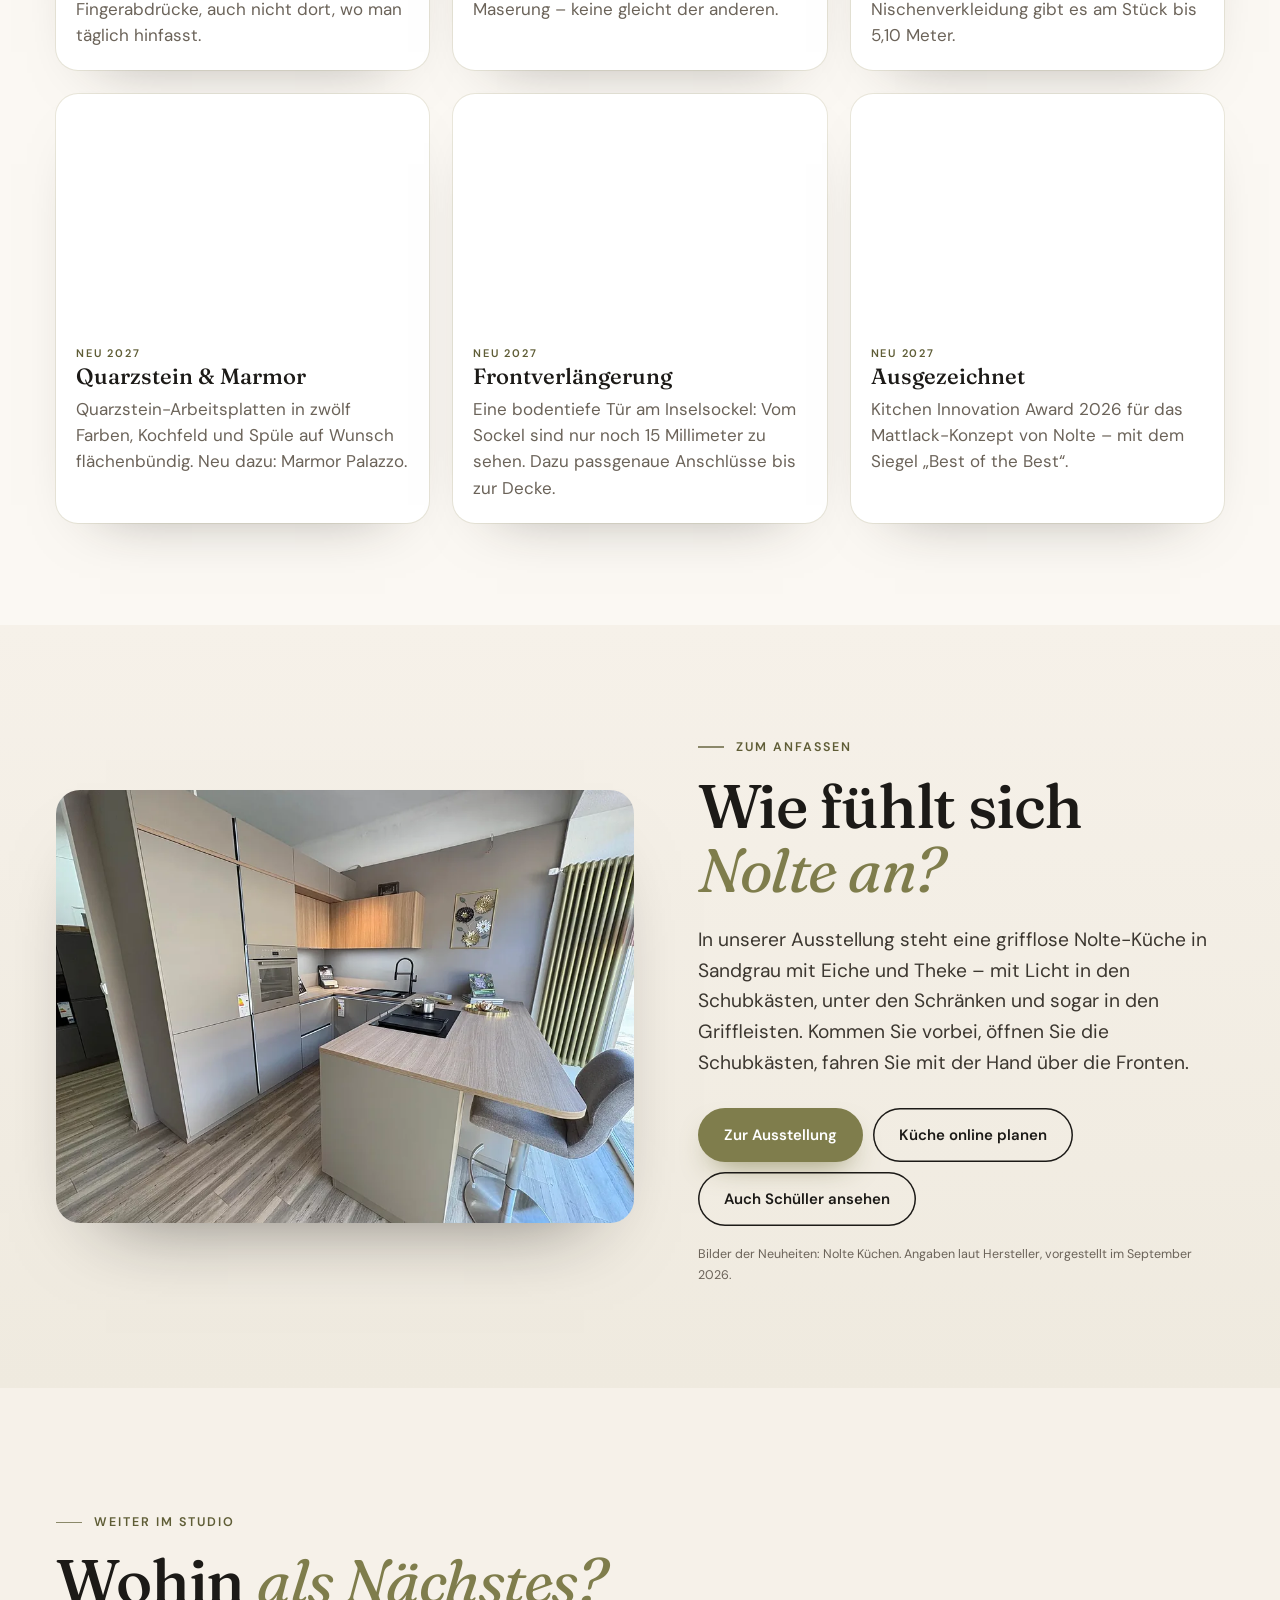
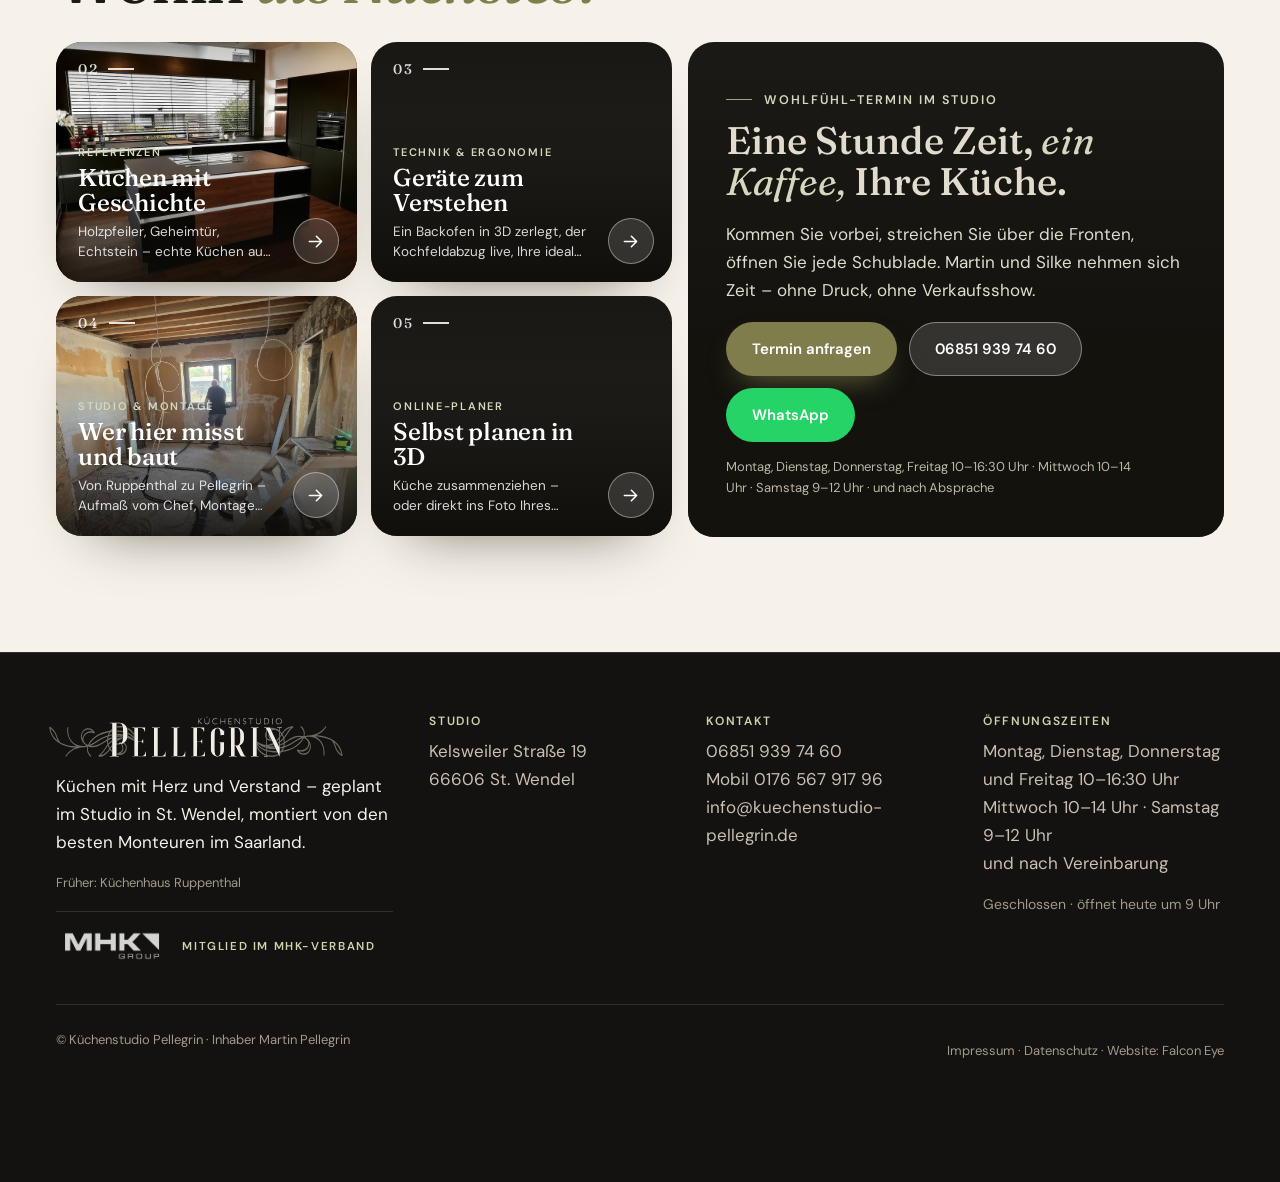
<file: nolte-kuechen.html>
<!doctype html>
<html lang="de" data-page="marke" data-hook="https://hook.eu1.make.com/a36b9tmomybuo3w4ffzs7iai0kumm900">
<head>
<meta charset="utf-8">
<script data-fe="intro">/* Intro bei jedem Oeffnen (auch Neuladen), nicht beim Zurueckklicken innerhalb der Seite; ?nointro ueberspringt */try{(function(k){var s=location.search;if(/[?&]nointro/.test(s)){sessionStorage.setItem(k,'1');return}var t=(performance.getEntriesByType('navigation')[0]||{}).type||'',i=false;if(t==='back_forward')return;try{var r=new URL(document.referrer);i=r.origin===location.origin&&r.pathname.indexOf(location.pathname.replace(/[^/]*$/,''))===0}catch(e){}if(/[?&]intro(&|=|$)/.test(s)||t==='reload'||!i)sessionStorage.removeItem(k)})('pel-intro3')}catch(e){}</script>
<meta name="viewport" content="width=device-width, initial-scale=1, viewport-fit=cover">
<title>Nolte Küchen St. Wendel & Saarland | Küchenstudio Pellegrin</title>
<meta name="description" content="Nolte Küchen im Küchenstudio Pellegrin in St. Wendel: Neuheiten 2027, grifflose Fronten, Farben und Licht – geplant vom Inhaber, montiert von Profis.">
<meta name="robots" content="index, follow">
<link rel="canonical" href="https://kuechenstudio-pellegrin.de/nolte-kuechen.html">
<meta property="og:type" content="website">
<meta property="og:locale" content="de_DE">
<meta property="og:site_name" content="Küchenstudio Pellegrin">
<meta property="og:title" content="Nolte Küchen St. Wendel & Saarland | Küchenstudio Pellegrin">
<meta property="og:description" content="Nolte Küchen im Küchenstudio Pellegrin in St. Wendel: Neuheiten 2027, grifflose Fronten, Farben und Licht – geplant vom Inhaber, montiert von Profis.">
<meta property="og:image" content="https://kuechenstudio-pellegrin.de/og.jpg">
<meta property="og:image:width" content="1200">
<meta property="og:image:height" content="630">
<meta property="og:image:alt" content="Küchenstudio Pellegrin in St. Wendel – Nolte und Schüller Küchen">
<meta property="og:url" content="https://kuechenstudio-pellegrin.de/nolte-kuechen.html">
<meta name="twitter:card" content="summary_large_image">
<meta name="twitter:title" content="Nolte Küchen St. Wendel & Saarland | Küchenstudio Pellegrin">
<meta name="twitter:description" content="Nolte Küchen im Küchenstudio Pellegrin in St. Wendel: Neuheiten 2027, grifflose Fronten, Farben und Licht – geplant vom Inhaber, montiert von Profis.">
<meta name="twitter:image" content="https://kuechenstudio-pellegrin.de/og.jpg">
<meta name="theme-color" content="#f6f1e9">
<link rel="icon" href="img/favicon.png">
<link rel="apple-touch-icon" href="img/apple-touch-icon.png">
<link rel="preload" href="fonts/fraunces-latin-500-normal.woff2" as="font" type="font/woff2" crossorigin>
<style>:where(img[height]){height:auto}</style>
<link rel="stylesheet" href="assets/style.css?v=1794489744">
<link rel="stylesheet" href="assets/kp.css?v=1794489744">
<link rel="stylesheet" href="assets/pg.css?v=1794489744">
<link rel="stylesheet" href="assets/brand.css?v=1794489744">
<link rel="stylesheet" href="assets/mk2.css?v=1794489744">
<link rel="stylesheet" href="assets/uni.css?v=1794489744">
<script type="application/ld+json">{"@context": "https://schema.org", "@graph": [{"@id": "https://kuechenstudio-pellegrin.de/#studio", "@type": ["HomeGoodsStore", "LocalBusiness"], "name": "Küchenstudio Pellegrin", "url": "https://kuechenstudio-pellegrin.de/"}, {"@type": "WebPage", "@id": "https://kuechenstudio-pellegrin.de/nolte-kuechen.html#seite", "url": "https://kuechenstudio-pellegrin.de/nolte-kuechen.html", "name": "Nolte Küchen St. Wendel & Saarland | Küchenstudio Pellegrin", "description": "Nolte Küchen im Küchenstudio Pellegrin in St. Wendel: Neuheiten 2027, grifflose Fronten, Farben und Licht – geplant vom Inhaber, montiert von Profis.", "inLanguage": "de-DE", "isPartOf": {"@id": "https://kuechenstudio-pellegrin.de/#website"}, "about": {"@id": "https://kuechenstudio-pellegrin.de/#studio"}, "breadcrumb": {"@type": "BreadcrumbList", "itemListElement": [{"@type": "ListItem", "position": 1, "name": "Startseite", "item": "https://kuechenstudio-pellegrin.de/"}, {"@type": "ListItem", "position": 2, "name": "Nolte Küchen", "item": "https://kuechenstudio-pellegrin.de/nolte-kuechen.html"}]}}]}</script>
</head>
<body>
<a class="skip" href="#main">Zum Inhalt springen</a>
<header class="hdr">
  <a class="brand" href="index.html" aria-label="Küchenstudio Pellegrin – Startseite"><svg class="plogo pl-full pl-anim pl-head" viewBox="70 74 2750 414" role="img" aria-label="Küchenstudio Pellegrin" data-pl-play><defs><linearGradient id="hdgL" x1="0" x2="1"><stop offset="0" stop-color="#000"/><stop offset=".05" stop-color="#fff"/></linearGradient><linearGradient id="hdgR" x1="0" x2="1"><stop offset=".95" stop-color="#fff"/><stop offset="1" stop-color="#000"/></linearGradient><mask id="hdmL" maskUnits="userSpaceOnUse" x="-3000" y="0" width="9000" height="750"><rect class="pl-mL" x="880" y="0" width="3000" height="750" fill="url(#hdgL)"/></mask><mask id="hdmR" maskUnits="userSpaceOnUse" x="-3000" y="0" width="9000" height="750"><rect class="pl-mR" x="-996" y="0" width="3000" height="750" fill="url(#hdgR)"/></mask><linearGradient id="hdsh" gradientUnits="userSpaceOnUse" x1="0" x2="420" y1="0" y2="0"><stop offset="0" stop-color="#fff" stop-opacity="0"/><stop offset=".5" stop-color="#fff" stop-opacity=".85"/><stop offset="1" stop-color="#fff" stop-opacity="0"/></linearGradient><clipPath id="hdcl"><use href="#hdc0"/><use href="#hdc1"/><use href="#hdc2"/><use href="#hdc3"/><use href="#hdc4"/><use href="#hdc5"/><use href="#hdc6"/><use href="#hdc7"/><use href="#hdc8"/></clipPath></defs><g class="pl-fl pl-fl-l" mask="url(#hdmL)"><path d="M251 473C249 471 248 469 248 468C248 466 264 445 273 435C289 419 314 402 336 394C340 393 340 392 338 392C337 392 333 391 330 391C313 391 278 385 255 378C196 362 148 327 124 283C111 261 105 241 100 210C99 207 103 201 105 201C109 201 136 224 145 236C156 250 161 258 173 292C179 308 187 325 194 335C198 342 198 342 210 348C248 367 289 377 342 379L354 380L343 375C306 355 281 322 270 279C265 261 263 237 265 217C266 210 266 204 266 203C266 203 268 204 271 204C274 205 275 206 275 207C274 209 274 216 273 223C270 294 305 351 364 370C384 377 407 379 428 376C441 373 441 374 434 368C398 342 381 299 394 261C401 239 421 220 443 214C452 212 468 213 476 216C490 221 505 233 514 246L518 252L516 256C514 260 513 261 512 261C511 260 506 259 502 258C488 253 469 253 458 257C446 261 438 266 430 275C417 288 412 301 413 318C414 333 416 338 427 348C435 356 450 366 453 366C454 366 456 363 458 360C471 332 505 297 539 276C565 260 604 246 642 240L656 237L665 228L674 218L674 226C674 231 674 234 673 235C672 236 672 236 673 236C674 236 674 238 674 242L674 248L668 248C662 249 661 250 659 252C657 254 647 274 647 275C647 275 652 274 657 273C662 271 668 270 670 270L674 269L674 275C674 279 674 281 673 281C672 282 665 283 658 285C650 287 644 288 643 289C642 290 638 310 639 310C639 311 646 308 655 304C675 293 674 294 674 301L674 308L656 316L638 325L638 329C638 333 640 349 641 351C641 352 642 352 646 348C650 343 660 335 669 328L674 325L674 332L674 339L670 342C664 346 653 356 648 361L644 366L646 372C648 378 655 391 656 392C656 392 656 392 657 391C658 390 662 385 666 378L674 368L674 376L674 384L668 393C661 402 661 402 669 410L674 416L674 423L674 430L667 424C664 420 659 415 658 414L656 410L654 413C634 441 618 456 598 465C588 470 574 474 564 474C560 475 556 475 555 476C554 476 553 475 552 470C551 465 551 464 553 462C568 450 572 446 578 440C588 429 596 417 613 392C621 379 629 368 631 366C634 362 634 362 632 356C632 352 631 346 630 342C629 330 632 329 601 347C548 380 527 388 495 387C482 387 478 387 470 385C464 383 459 382 459 382C458 382 455 394 454 402C453 422 460 439 476 456L485 466L483 470C482 473 481 475 480 475C478 475 462 458 458 450C446 432 443 410 447 390C448 387 448 385 448 384C448 384 443 385 438 386C434 387 423 388 415 389C342 394 285 425 256 474C254 476 254 476 251 473ZM589 456C607 449 626 433 643 411L650 402L646 394C644 391 641 385 640 381C639 378 637 375 637 375C636 375 628 386 619 400C599 430 593 438 582 451C572 462 572 462 589 456ZM726 457L719 456L719 449C719 446 719 443 720 443C720 443 724 442 728 442C746 438 760 428 767 414C770 409 770 408 770 398C770 387 770 386 767 379C765 375 761 369 759 367C756 364 755 362 756 362C762 359 766 359 767 360C777 375 779 382 779 398C779 407 779 410 777 416C773 427 764 438 754 444C752 445 750 446 750 447C751 447 754 446 758 446C783 440 802 416 802 391C802 376 795 365 782 359L775 355L781 352L786 348L790 350C798 354 806 366 810 378C812 386 811 403 808 413C800 436 782 452 761 458C753 459 734 459 726 457ZM510 374C525 373 546 366 568 354C581 346 628 318 629 316C630 316 630 314 630 311C630 308 631 303 631 299C632 295 632 292 632 292C632 292 626 294 620 297C591 308 566 320 539 339C518 353 506 360 491 368C478 374 478 374 481 374C489 376 496 376 510 374ZM476 362C494 354 509 345 534 328C564 308 590 295 620 284C637 278 636 279 639 270C640 267 643 261 645 257C647 254 648 251 648 251C647 251 640 252 632 254C595 262 562 274 536 291C510 308 483 336 470 358C468 361 466 364 466 365C466 366 468 365 476 362ZM742 346C743 343 744 340 744 340C744 339 762 340 763 340C763 341 762 342 760 344C757 348 752 350 746 351L742 352L742 346ZM720 329C719 323 720 322 722 320L726 317L723 318C720 318 720 318 720 312L720 306L723 305C728 304 753 299 755 299C756 299 760 298 765 296C769 295 773 294 774 294C774 295 774 298 773 301L772 306L765 309C755 313 740 321 729 328L720 335L720 329ZM867 324C853 316 838 310 827 307C822 306 818 305 817 305C817 304 818 303 818 301C819 299 819 294 820 290L820 282L832 288C844 294 859 303 869 311C873 314 876 316 876 316C877 316 877 320 877 323L876 330L867 324ZM174 319C171 314 167 302 164 294C154 266 148 254 136 241C128 232 111 217 110 219C110 220 115 240 119 250C127 273 140 293 157 310C164 317 176 328 178 328C178 328 176 324 174 319ZM408 292C416 268 436 250 461 244C468 242 471 242 482 242C489 243 496 243 497 244C499 244 499 244 496 240C472 219 439 220 416 242C399 260 394 283 402 309L403 314L404 306C405 302 407 296 408 292ZM874 307C866 296 846 280 828 271L820 267L820 260L820 254L826 257C842 264 858 275 870 287L877 295L877 303L876 311L874 307ZM720 287C719 280 718 281 738 279C746 278 752 278 752 278C752 277 745 277 736 276L720 276L720 270L720 264L736 264C745 265 757 266 762 266C768 267 773 268 773 268C774 268 774 273 774 280L774 292L757 291C746 291 737 291 730 292L720 294L720 287ZM875 279C868 262 846 240 826 227C819 223 819 223 816 216C815 212 814 208 814 208C815 208 827 215 838 221C848 229 866 246 872 256L877 263L877 272C876 282 876 282 875 279ZM767 251C756 249 735 247 727 247L720 247L720 240L720 234L729 234C746 236 772 239 774 240C774 241 774 243 774 247L774 252L767 251ZM720 204C720 201 720 198 719 198C719 196 733 194 750 194C768 194 770 194 770 199C771 201 771 203 772 205C772 207 772 207 754 206C741 206 733 206 728 207L720 209L720 204Z"/></g><g class="pl-fl pl-fl-r" mask="url(#hdmR)"><path d="M2121 475C2112 474 2112 474 2113 472C2114 470 2114 470 2113 468C2111 466 2110 466 2103 466L2095 466L2095 462L2095 457L2104 460C2133 467 2164 465 2188 454L2196 450L2198 455L2201 460L2193 464C2177 473 2161 476 2138 476C2130 476 2122 476 2121 475ZM2775 464C2752 446 2737 429 2728 410C2726 406 2721 394 2718 384C2710 364 2700 343 2694 334C2690 328 2688 327 2680 322C2654 309 2621 299 2588 294C2572 292 2550 290 2541 290L2535 290L2545 295C2592 319 2618 364 2623 424C2624 437 2623 464 2622 466C2621 466 2619 466 2617 465C2614 465 2614 464 2614 462C2622 387 2591 326 2532 302C2509 292 2478 290 2453 295L2448 296L2454 302C2505 337 2514 408 2472 442C2441 467 2400 460 2374 424L2370 418L2372 413C2374 409 2375 408 2376 409C2406 421 2436 416 2457 396C2470 383 2476 369 2475 352C2474 335 2470 328 2456 316C2449 311 2434 302 2434 303C2434 303 2432 306 2430 310C2423 325 2408 346 2391 361C2353 398 2306 420 2245 430L2231 432L2224 440L2218 448L2217 442C2217 438 2217 432 2217 428L2217 421L2222 421C2225 421 2227 420 2228 418C2231 416 2241 396 2240 395C2240 395 2236 396 2232 397C2217 400 2217 400 2217 398C2215 392 2216 388 2218 388C2228 386 2243 382 2244 381C2245 380 2246 377 2247 371C2250 357 2251 357 2233 366C2225 370 2217 374 2217 374C2216 374 2216 371 2216 368L2216 362L2232 354C2241 349 2249 345 2249 344C2250 343 2249 320 2247 318C2247 317 2243 321 2238 325C2230 333 2224 338 2219 342L2216 343L2216 336L2216 330L2223 324C2226 322 2233 316 2237 312L2244 304L2242 299C2240 291 2233 278 2232 278C2232 278 2228 283 2224 288L2216 299L2216 291L2216 283L2221 275C2227 267 2227 268 2219 260C2216 256 2216 256 2216 249L2216 242L2220 244C2221 246 2225 250 2228 253L2232 259L2240 249C2264 216 2288 201 2322 196C2335 194 2335 194 2335 197C2337 206 2338 205 2330 211C2313 224 2302 238 2277 275C2268 288 2260 301 2258 303L2255 307L2256 318C2257 323 2258 329 2258 331C2258 333 2258 336 2259 337L2259 339L2264 336C2266 334 2278 328 2290 321C2315 305 2340 292 2354 288C2379 280 2402 280 2428 288C2431 288 2434 277 2433 262C2433 243 2426 228 2411 212C2407 208 2403 204 2403 204C2403 203 2404 201 2405 198L2407 194L2412 198C2415 201 2420 206 2424 210C2441 232 2446 255 2440 283L2440 286L2443 285C2450 283 2464 281 2478 280C2507 278 2539 270 2564 257C2591 244 2612 226 2628 202C2631 198 2634 194 2634 194C2634 194 2636 196 2637 198C2641 202 2641 202 2629 217C2611 242 2586 262 2557 273L2547 278L2556 278C2606 282 2645 292 2680 310C2740 339 2776 388 2787 451L2789 462L2786 466C2784 468 2782 469 2782 469C2782 469 2779 467 2775 464ZM2076 463C2047 450 2020 425 2007 399C2004 394 2004 393 2004 382L2004 370L2007 377C2017 405 2036 426 2064 444C2069 446 2076 450 2079 451L2085 454L2085 460C2085 463 2085 466 2084 466C2084 466 2080 464 2076 463ZM2776 444C2769 411 2751 379 2727 356C2720 349 2712 342 2711 342C2710 342 2712 345 2713 349C2717 356 2721 366 2728 384C2736 407 2742 418 2755 432C2763 440 2777 452 2778 452C2778 451 2778 448 2776 444ZM2445 443C2456 440 2470 431 2477 422C2489 404 2493 385 2487 363L2485 354L2484 362C2481 386 2465 409 2444 419C2439 422 2432 425 2428 426C2421 428 2403 428 2395 427L2390 426L2392 429C2404 442 2426 447 2445 443ZM2155 435C2140 434 2119 431 2105 428L2094 425L2095 419C2095 416 2095 413 2096 413C2096 413 2101 414 2107 415C2125 420 2144 422 2165 423L2184 423L2186 429C2187 432 2189 435 2189 435C2189 436 2172 436 2155 435ZM2077 419C2048 408 2026 393 2010 373L2004 366L2004 351C2004 343 2004 336 2004 336C2005 336 2009 339 2015 342C2039 356 2057 363 2075 365L2085 366L2085 380L2085 394L2077 391C2059 384 2037 372 2021 360C2013 354 2007 350 2007 352C2007 354 2020 369 2026 376C2040 388 2060 400 2079 407L2085 409L2085 416C2085 419 2085 422 2085 422C2085 422 2081 421 2077 419ZM2252 416C2285 410 2318 398 2342 385C2372 367 2403 338 2418 312C2420 308 2422 305 2422 304C2421 304 2399 314 2388 320C2382 323 2366 333 2354 341C2320 363 2297 375 2266 386L2252 392L2249 399C2248 403 2245 409 2244 412C2242 415 2241 417 2241 418C2241 418 2243 418 2252 416ZM2140 405C2129 404 2115 402 2103 399L2094 397L2094 382L2094 366L2101 366C2114 364 2129 359 2148 348C2149 348 2157 366 2157 367C2157 367 2150 368 2142 369C2134 371 2124 373 2120 374L2112 377L2116 378C2123 379 2149 379 2156 378L2162 377L2165 382C2166 386 2167 388 2167 388C2166 389 2150 391 2141 391C2125 391 2137 393 2156 393L2170 393L2172 399C2174 404 2175 405 2173 405C2171 406 2153 406 2140 405ZM2204 373L2201 368L2204 366C2206 365 2206 365 2207 369C2207 370 2207 374 2207 375C2206 378 2206 378 2204 373ZM2272 372C2301 360 2320 350 2352 328C2372 315 2393 303 2404 299C2407 298 2409 296 2409 296C2409 294 2391 294 2381 295C2355 298 2336 306 2286 336C2272 344 2260 352 2260 352C2259 353 2258 356 2258 360C2258 364 2257 369 2256 372C2256 375 2256 377 2257 377C2258 377 2264 374 2272 372ZM2192 349C2191 346 2190 344 2190 344C2190 344 2194 342 2199 339L2207 335L2207 342L2207 349L2202 351C2198 353 2196 354 2196 354C2195 354 2194 352 2192 349ZM2183 329L2181 324L2188 316C2192 312 2198 306 2201 302L2206 296L2206 300C2206 303 2206 306 2207 308C2207 311 2207 312 2196 323L2186 334L2183 329ZM2120 329C2113 327 2103 324 2098 320C2094 317 2094 317 2094 310L2094 303L2098 306C2103 310 2111 314 2118 315C2127 318 2128 318 2122 311C2113 300 2108 285 2108 271L2108 262L2113 272C2116 277 2118 284 2119 287C2120 289 2122 294 2124 296C2126 300 2133 314 2139 327L2140 330L2133 330C2130 330 2124 329 2120 329ZM2082 302C2075 289 2075 267 2082 252L2085 246L2085 276C2085 293 2085 306 2084 306C2084 306 2083 304 2082 302ZM2253 293C2253 292 2262 280 2271 266C2289 239 2297 228 2308 217C2312 212 2315 209 2315 209C2312 209 2296 215 2289 219C2273 227 2261 238 2245 259L2238 268L2243 277C2246 283 2248 289 2249 291C2250 296 2251 296 2253 293ZM2094 240L2094 232L2097 236C2099 241 2099 243 2096 247L2094 250L2094 240ZM2200 243C2194 238 2175 228 2170 227C2166 227 2154 229 2146 233C2139 236 2140 236 2137 230C2135 226 2135 226 2137 224C2138 223 2138 223 2136 223C2134 223 2133 222 2131 218C2130 215 2129 212 2130 212C2130 210 2145 210 2154 211C2171 213 2195 223 2206 233C2206 233 2206 236 2206 240L2206 247L2200 243Z"/></g><g class="pl-word"><path class="pl-c" id="hdc0" style="--i:0" d="M655 470L655 468L666 468L677 468L677 318L677 168L666 168C656 168 656 167 655 165L655 163L705 163C760 164 759 164 774 171C790 178 801 190 809 206C816 219 816 224 816 263L816 298L813 307C804 333 786 350 760 358C756 359 747 359 735 360L716 360L716 414L716 468L727 468L738 468L738 470L738 473L696 473L655 473L655 470ZM753 352C762 348 769 339 773 325C776 312 777 297 777 252C776 214 776 210 774 202C770 185 764 174 755 170C751 168 749 168 733 167L716 167L716 261C717 312 717 355 717 355C717 355 724 355 733 355C746 354 749 354 753 352Z"/><path class="pl-c" id="hdc1" style="--i:1" d="M861 470C861 468 863 468 870 468L880 468L880 339L880 211L870 211C862 211 861 211 861 209C861 207 862 207 920 207L978 207L978 226C978 245 978 246 976 246C974 246 974 245 974 242C974 233 964 219 954 214C949 212 947 212 931 211L913 211L913 272L913 333L926 333C933 333 941 332 944 332C950 330 955 325 956 319C957 316 958 315 959 315C961 315 961 316 961 334C961 353 961 354 959 354C958 354 957 353 957 352C957 349 953 342 950 340C946 337 939 336 926 336L914 336L913 402L913 468L934 468C954 468 955 467 960 465C971 460 979 448 981 435C982 429 983 428 984 428C986 428 986 430 986 450L986 471L924 471C869 471 861 471 861 470Z"/><path class="pl-c" id="hdc2" style="--i:2" d="M1041 470C1041 468 1042 468 1050 468L1060 468L1060 340L1060 212L1051 212C1043 212 1042 211 1041 210C1041 208 1043 208 1077 208C1112 208 1113 208 1113 210C1113 212 1112 212 1104 212L1094 212L1094 327C1094 390 1094 448 1094 455L1094 468L1114 468C1135 468 1136 468 1141 465C1153 459 1161 448 1162 435C1162 430 1163 428 1164 428C1166 428 1166 429 1166 450L1166 472L1104 472C1042 472 1041 472 1041 470Z"/><path class="pl-c" id="hdc3" style="--i:3" d="M1222 471C1221 471 1221 470 1221 469C1221 468 1223 468 1230 468L1240 468L1240 457C1241 451 1241 393 1241 329L1241 212L1232 212C1223 212 1222 212 1222 210C1222 208 1223 208 1258 208C1292 208 1293 208 1293 210C1293 212 1292 212 1284 212L1274 212L1274 340L1274 468L1295 468C1315 468 1316 468 1322 465C1333 459 1341 448 1343 435C1343 429 1344 428 1345 428C1347 428 1347 429 1347 440C1347 447 1347 457 1346 462L1346 472L1284 472C1250 472 1222 472 1222 471Z"/><path class="pl-c" id="hdc4" style="--i:4" d="M1402 470C1402 468 1404 468 1412 468L1421 468L1421 340L1421 211L1412 211C1403 211 1402 211 1402 209C1402 207 1403 207 1461 207L1520 207L1520 226C1520 245 1520 246 1518 246C1517 246 1516 245 1515 241C1514 233 1510 226 1504 221C1495 212 1492 212 1472 211L1455 211L1454 257C1454 283 1454 310 1454 318L1454 332L1468 333C1475 333 1483 333 1485 332C1491 330 1497 324 1498 319C1498 316 1499 315 1500 315C1502 315 1502 316 1502 334C1502 353 1502 354 1500 354C1498 354 1498 353 1498 351C1498 348 1495 343 1491 340C1487 337 1482 336 1468 336L1455 336L1455 363C1455 378 1455 407 1454 429L1454 468L1473 468C1494 468 1499 467 1507 462C1514 456 1521 446 1523 436C1524 429 1524 428 1526 428C1527 428 1527 432 1527 450L1527 471L1464 471C1410 471 1402 471 1402 470Z"/><path class="pl-c" id="hdc5" style="--i:5" d="M1633 472C1620 470 1609 464 1600 454C1592 446 1589 441 1585 430L1582 422L1582 343C1582 255 1582 256 1589 242C1607 205 1654 197 1683 225C1687 228 1691 233 1693 236C1697 243 1699 242 1699 236C1699 232 1699 231 1701 231C1703 231 1703 232 1703 254L1703 276L1694 276C1688 276 1681 276 1677 277L1669 277L1669 263C1667 228 1659 213 1642 213C1630 213 1623 220 1618 237C1616 245 1615 425 1618 439C1621 459 1629 470 1642 469C1655 469 1662 462 1667 442C1668 435 1668 430 1668 390L1668 346L1661 345C1654 345 1653 345 1653 343C1654 342 1656 342 1678 342L1702 342L1702 382C1702 426 1702 427 1696 440C1685 462 1658 476 1633 472Z"/><path class="pl-c" id="hdc6" style="--i:6" d="M1747 471C1747 469 1748 469 1756 469L1766 468L1766 414C1766 383 1766 326 1765 285L1765 212L1756 212C1748 212 1746 211 1746 210C1746 208 1748 208 1786 208C1832 208 1835 208 1849 215C1864 223 1876 237 1882 254C1884 261 1884 264 1885 289C1885 321 1884 326 1878 341C1872 352 1862 363 1852 368C1848 370 1845 372 1845 372C1845 373 1854 393 1866 417C1889 464 1890 466 1898 468C1902 469 1903 470 1903 471C1903 473 1902 473 1885 473C1875 473 1865 472 1863 472C1855 470 1853 466 1830 420L1809 376L1804 376L1799 376L1799 422L1799 469L1808 469C1817 469 1818 469 1818 471C1818 473 1817 473 1782 473C1748 473 1747 473 1747 471ZM1830 370C1839 366 1845 357 1849 342C1851 333 1852 270 1850 254C1848 234 1843 222 1833 216C1829 212 1829 212 1814 212L1799 212L1799 292L1799 372L1813 372C1824 372 1827 372 1830 370Z"/><path class="pl-c" id="hdc7" style="--i:7" d="M1948 471C1948 469 1949 469 1958 469L1967 469L1967 340L1967 212L1958 212C1949 212 1948 212 1948 210C1948 208 1949 208 1984 208C2018 208 2020 208 2020 210C2020 211 2018 212 2010 212L2001 212L2001 340L2001 469L2011 469C2019 469 2020 469 2020 471C2020 472 2017 472 1984 473C1948 473 1948 473 1948 471Z"/><path class="pl-c" id="hdc8" style="--i:8" d="M2069 471C2069 469 2070 469 2078 469L2088 469L2088 340L2088 212L2078 212C2070 212 2069 212 2069 210C2069 208 2070 208 2096 208L2124 208L2131 223C2135 232 2151 267 2167 301C2183 335 2199 369 2202 376C2206 384 2209 390 2209 390C2210 391 2210 215 2209 212C2209 212 2205 212 2200 212C2192 212 2190 211 2190 210C2190 208 2191 208 2211 208C2231 208 2232 208 2232 210C2232 212 2231 212 2222 212L2213 212L2213 331C2213 482 2213 473 2211 473C2210 473 2207 467 2192 434C2178 405 2166 378 2158 362C2154 352 2150 345 2150 344C2150 344 2147 337 2142 328C2138 320 2135 313 2135 312C2135 312 2117 274 2100 236C2096 227 2092 219 2091 219C2091 218 2091 445 2092 458L2092 469L2102 469C2110 469 2111 469 2111 471C2110 472 2109 472 2090 473C2070 473 2069 473 2069 471Z"/></g><rect class="pl-sheen" x="-700" y="140" width="420" height="360" fill="url(#hdsh)" clip-path="url(#hdcl)"/><g class="pl-sub"><path style="--j:0" d="M1442 560C1442 534 1442 533 1444 533C1446 533 1446 534 1446 546C1446 552 1446 558 1447 558C1447 558 1453 552 1460 546C1470 535 1472 533 1474 533C1477 533 1477 534 1465 546L1452 558L1466 572C1478 585 1479 586 1477 586C1474 586 1471 583 1461 573C1453 566 1447 560 1447 560C1446 560 1446 566 1446 573C1446 585 1446 586 1444 586C1442 586 1442 585 1442 560Z"/><path style="--j:1" d="M1516 586C1510 584 1507 581 1504 576C1502 571 1502 569 1502 552C1502 534 1502 533 1504 533C1506 533 1506 534 1506 551C1506 571 1506 574 1512 579C1518 584 1529 584 1535 579C1540 575 1541 571 1542 551C1542 534 1542 533 1544 533C1546 533 1546 534 1546 552C1545 573 1545 576 1539 582C1534 587 1523 588 1516 586ZM1515 522C1515 518 1515 518 1518 518C1520 518 1520 518 1520 522C1520 525 1520 525 1518 525C1515 525 1515 525 1515 522ZM1527 524C1526 521 1527 518 1530 518C1534 518 1534 524 1530 525C1529 525 1528 524 1527 524Z"/><path style="--j:2" d="M1592 586C1580 582 1573 572 1573 560C1573 539 1592 527 1613 534C1619 536 1620 537 1620 538L1620 541L1614 538C1598 532 1582 539 1578 554C1573 575 1594 589 1615 580L1620 578L1620 580C1620 585 1602 589 1592 586Z"/><path style="--j:3" d="M1647 560C1647 534 1647 533 1649 533C1651 533 1651 534 1651 546L1651 558L1669 558L1686 558L1687 545C1687 534 1687 533 1689 533C1691 533 1691 534 1691 560C1691 585 1691 586 1689 586C1687 586 1687 585 1687 574L1687 561L1669 561L1651 561L1651 574C1651 585 1651 586 1649 586C1647 586 1647 585 1647 560Z"/><path style="--j:4" d="M1721 560L1721 533L1736 533C1748 533 1750 533 1750 534C1750 536 1748 536 1738 536L1726 536L1726 546L1726 557L1738 557C1748 557 1749 557 1749 559C1749 561 1748 561 1738 561L1726 561L1726 572L1726 583L1738 583C1749 583 1751 583 1751 584C1751 586 1749 586 1736 586L1721 586L1721 560Z"/><path style="--j:5" d="M1778 560L1778 533L1780 533C1782 533 1787 539 1802 556L1822 580L1822 556C1822 534 1822 533 1824 533C1826 533 1826 534 1826 560L1826 586L1824 586C1822 586 1817 580 1802 563L1782 539L1782 563C1782 585 1782 586 1780 586C1778 586 1778 585 1778 560Z"/><path style="--j:6" d="M1859 585C1855 583 1854 582 1854 580L1854 578L1859 580C1868 585 1876 583 1878 575C1880 569 1878 566 1868 561C1857 556 1854 552 1854 546C1854 535 1865 529 1877 534C1880 535 1881 536 1881 538L1881 540L1877 538C1868 533 1858 537 1858 546C1858 550 1861 553 1870 557C1876 560 1879 562 1881 565C1885 572 1883 581 1875 585C1870 588 1865 588 1859 585Z"/><path style="--j:7" d="M1924 561L1924 536L1914 536C1906 536 1904 536 1904 534C1904 533 1907 533 1926 533C1945 533 1948 533 1948 534C1948 536 1946 536 1938 536L1928 536L1928 561C1928 585 1928 586 1926 586C1924 586 1924 585 1924 561Z"/><path style="--j:8" d="M1986 586C1981 584 1978 581 1975 576C1973 571 1973 569 1973 552C1973 534 1973 533 1975 533C1977 533 1977 534 1977 551C1977 571 1978 574 1983 579C1989 584 2000 584 2006 579C2012 575 2012 571 2013 551C2013 534 2013 533 2015 533C2017 533 2017 534 2017 552C2016 573 2016 576 2010 582C2005 587 1994 588 1986 586Z"/><path style="--j:9" d="M2047 560L2047 533L2060 533C2079 533 2085 536 2090 546C2094 553 2095 565 2091 572C2085 583 2080 585 2061 586L2047 586L2047 560ZM2078 580C2093 572 2093 547 2078 539C2074 537 2071 537 2062 537L2052 536L2051 558C2051 571 2051 581 2052 582C2052 584 2072 583 2078 580Z"/><path style="--j:10" d="M2122 560L2122 533L2124 533L2127 533L2127 560L2127 586L2124 586L2122 586L2122 560Z"/><path style="--j:11" d="M2173 586C2153 579 2148 552 2164 539C2178 526 2201 532 2208 549C2210 554 2210 564 2209 569C2204 583 2188 590 2173 586ZM2193 581C2205 575 2209 559 2202 547C2190 527 2159 535 2159 559C2159 568 2165 578 2172 581C2178 584 2187 584 2193 581Z"/></g></svg></a>
  <nav class="nav" aria-label="Hauptmenü"><a href="index.html#hersteller">Nolte &amp; Schüller</a><a href="ausstellung.html">Ausstellung</a><a href="ausstellung.html#kuechen">Referenzen</a><a href="technik.html">Technik</a><a href="studio.html">Studio</a><a href="planer.html">Planer</a><a href="index.html#besuch">Kontakt</a></nav>
  <div class="hdr-r"><span class="status" data-status><i></i><b>Öffnungszeiten</b></span><a class="btn btn-ink sm" href="planer.html">Küche planen</a><button class="burger" aria-label="Menü öffnen" aria-expanded="false"><i></i><i></i></button></div>
</header>
<div class="mnav" aria-hidden="true"><nav><a href="index.html#hersteller">Nolte &amp; Schüller</a><a href="ausstellung.html">Ausstellung</a><a href="ausstellung.html#kuechen">Referenzen</a><a href="technik.html">Technik</a><a href="studio.html">Studio</a><a href="planer.html">Planer</a><a href="index.html#besuch">Kontakt</a></nav><div class="mnav-c"><a href="tel:+4968519397460">06851 939 74 60</a><span>Kelsweiler Straße 19, 66606 St. Wendel</span><span data-countdown></span></div></div>
<main id="main">
<section class="hero sub-hero" aria-labelledby="sh-h">
  <picture class="hero-pic"><source media="(max-aspect-ratio: 4/5)" srcset="img/hs/nolte-pistazie-velluto-manhattan-eiche-cognac_m.webp"><img src="img/hs/nolte-pistazie-velluto-manhattan-eiche-cognac.webp" alt="Nolte-Küche 2027 in VELLUTO Pistazie mit Insel in MANHATTAN Eiche Cognac" fetchpriority="high" width="1600" height="900"></picture>
  <div class="hero-shade" aria-hidden="true"></div>
  <div class="wrap hero-c">
    <nav class="crumbs" aria-label="Sie sind hier"><a href="index.html">Start</a><span aria-hidden="true">/</span><b>Nolte Küchen</b></nav>
    <p class="kick">Nolte Küchen · Küchenstudio Pellegrin St. Wendel</p>
    <h1 class="h1" id="sh-h">Nolte Küchen <em>in St. Wendel.</em></h1>
    <p class="lead">Aus Löhne in Ostwestfalen, seit 1958. Nolte bringt jedes Jahr Neues: samtige Fronten, die keine Fingerabdrücke zeigen, echtes Holz, Steinoptik und Planungsideen, die man sonst nur aus der Sonderanfertigung kennt.</p>
    <ul class="sh-jump"><li><a href="#neuheiten">Neu 2027</a></li><li><a href="#ausstellung-nolte">In der Ausstellung</a></li></ul>
  </div>
  <a class="hero-cue" href="#neuheiten"><span>Los geht’s</span><i></i></a>
</section>
<section class="hsp" id="neuheiten" aria-labelledby="hsp-h">
  <div class="wrap">
    <div class="hsp-intro" data-rv><p class="kick dark">Nolte Küchen in St. Wendel</p><h2 class="h2" id="hsp-h">Was ist neu <em>bei Nolte?</em></h2><p class="lead">Aus Löhne in Ostwestfalen, seit 1958. Nolte bringt jedes Jahr Neues: samtige Fronten, die keine Fingerabdrücke zeigen, echtes Holz, Steinoptik und Planungsideen, die man sonst nur aus der Sonderanfertigung kennt. Im Küchenstudio Pellegrin planen wir Ihre Nolte-Küche persönlich, messen selbst auf und lassen sie von den besten Monteuren im Saarland einbauen – in St. Wendel und im ganzen Umland.</p></div>
    <div class="hsp-g"><article class="hsp-c" data-rv style="--j:0"><picture><source media="(max-width: 760px)" srcset="img/hs/nolte-velluto-pistazie-griff-detail_m.webp"><img src="img/hs/nolte-velluto-pistazie-griff-detail.webp" alt="Griff an einer Nolte-Front in VELLUTO Pistazie, Detailaufnahme" loading="lazy" decoding="async" width="1600" height="900"></picture><div><p class="hsp-k">Neu 2027</p><h3>VELLUTO Pistazie</h3><p>Ein neuer matter Grünton für die samtige Anti-Fingerprint-Front: keine Fingerabdrücke, auch nicht dort, wo man täglich hinfasst.</p></div></article><article class="hsp-c" data-rv style="--j:1"><picture><source media="(max-width: 760px)" srcset="img/hs/nolte-primo-echtholz-eiche-chocolate_m.webp"><img src="img/hs/nolte-primo-echtholz-eiche-chocolate.webp" alt="Nolte PRIMO Echtholzfront in Eiche Chocolate im Streiflicht" loading="lazy" decoding="async" width="1600" height="900"></picture><div><p class="hsp-k">Neu 2027</p><h3>PRIMO Echtholz</h3><p>Furnierfronten in Eiche Crema und Eiche Chocolate. Jede Front hat ihre eigene Maserung – keine gleicht der anderen.</p></div></article><article class="hsp-c" data-rv style="--j:2"><picture><source media="(max-width: 760px)" srcset="img/hs/nolte-stone-sandstein-creme_m.webp"><img src="img/hs/nolte-stone-sandstein-creme.webp" alt="Nolte-Front und Arbeitsplatte in STONE Sandstein Creme" loading="lazy" decoding="async" width="1600" height="900"></picture><div><p class="hsp-k">Neu 2027</p><h3>STONE Sandstein Creme</h3><p>Steinoptik für Fronten, Arbeitsplatte, Wange und Nische. Die Nischenverkleidung gibt es am Stück bis 5,10 Meter.</p></div></article><article class="hsp-c" data-rv style="--j:3"><picture><source media="(max-width: 760px)" srcset="img/hs/nolte-soft-lack-greige-marmor-palazzo_m.webp"><img src="img/hs/nolte-soft-lack-greige-marmor-palazzo.webp" alt="Nolte-Kücheninsel mit Arbeitsplatte Marmor Palazzo und Griffen in Sepiabraun" loading="lazy" decoding="async" width="1600" height="900"></picture><div><p class="hsp-k">Neu 2027</p><h3>Quarzstein &amp; Marmor</h3><p>Quarzstein-Arbeitsplatten in zwölf Farben, Kochfeld und Spüle auf Wunsch flächenbündig. Neu dazu: Marmor Palazzo.</p></div></article><article class="hsp-c" data-rv style="--j:4"><picture><source media="(max-width: 760px)" srcset="img/hs/nolte-evora-lack-kaschmir-insel_m.webp"><img src="img/hs/nolte-evora-lack-kaschmir-insel.webp" alt="Nolte-Küche in EVORA LACK Kaschmir mit Insel und offenem Regal" loading="lazy" decoding="async" width="1600" height="900"></picture><div><p class="hsp-k">Neu 2027</p><h3>Frontverlängerung</h3><p>Eine bodentiefe Tür am Inselsockel: Vom Sockel sind nur noch 15 Millimeter zu sehen. Dazu passgenaue Anschlüsse bis zur Decke.</p></div></article><article class="hsp-c" data-rv style="--j:5"><picture><source media="(max-width: 760px)" srcset="img/hs/nolte-manhattan-eiche-cognac_m.webp"><img src="img/hs/nolte-manhattan-eiche-cognac.webp" alt="Nolte-Fronten in MANHATTAN Eiche Cognac und VELLUTO Pistazie" loading="lazy" decoding="async" width="1600" height="900"></picture><div><p class="hsp-k">Neu 2027</p><h3>Ausgezeichnet</h3><p>Kitchen Innovation Award 2026 für das Mattlack-Konzept von Nolte – mit dem Siegel „Best of the Best“.</p></div></article></div>
    
  </div>
</section>
<section class="hsp-aus" id="ausstellung-nolte" aria-labelledby="hspa-h">
  <div class="wrap hsp-aus-g">
    <img src="img/aus/k4_m.webp" alt="Grifflose Nolte-Küche in Sandgrau mit Eiche in der Ausstellung des Küchenstudios Pellegrin in St. Wendel" loading="lazy" decoding="async" width="900" height="675">
    <div data-rv><p class="kick dark">Zum Anfassen</p><h2 class="h2" id="hspa-h">Wie fühlt sich <em>Nolte an?</em></h2><p class="lead">In unserer Ausstellung steht eine grifflose Nolte-Küche in Sandgrau mit Eiche und Theke – mit Licht in den Schubkästen, unter den Schränken und sogar in den Griffleisten. Kommen Sie vorbei, öffnen Sie die Schubkästen, fahren Sie mit der Hand über die Fronten.</p>
      <div class="nsh-ctas"><a class="btn btn-copper" href="ausstellung.html#ausstellung">Zur Ausstellung</a><a class="btn btn-line" href="planer.html">Küche online planen</a><a class="btn btn-line" href="schueller-kuechen.html">Auch Schüller ansehen</a></div>
      <p class="nsh-note">Bilder der Neuheiten: Nolte Küchen. Angaben laut Hersteller, vorgestellt im September 2026.</p></div>
  </div>
</section>

<section class="nx" aria-labelledby="nx-h">
  <div class="wrap nx-head" data-rv><p class="kick dark">Weiter im Studio</p><h2 class="h2" id="nx-h">Wohin <em>als Nächstes?</em></h2></div>
  <div class="wrap nx-g">
    <div class="nx-w"><a class="wt wt-2 wt-sm" href="ausstellung.html#kuechen" data-tilt data-rv style="--d:90ms"><span class="wt-in"><span class="wt-img"><img src="img/k/p02_0_s.webp" alt="Schwarze Küche mit Kochinsel in Nussbaum und Lichtleisten" loading="lazy" decoding="async" width="820" height="740"></span><span class="wt-glare" aria-hidden="true"></span><span class="wt-n" aria-hidden="true">02</span><span class="wt-txt"><small>Referenzen</small><b>Küchen mit Geschichte</b><em>Holzpfeiler, Geheimtür, Echtstein – echte Küchen aus der Region.</em></span><span class="wt-go" aria-hidden="true"><svg viewBox="0 0 24 24" aria-hidden="true"><path d="M5 12h14M13 6l6 6-6 6" fill="none" stroke="currentColor" stroke-width="1.8" stroke-linecap="round" stroke-linejoin="round"/></svg></span></span></a><a class="wt wt-3 wt-sm" href="technik.html" data-tilt data-rv style="--d:180ms"><span class="wt-in"><span class="wt-img"><img src="img/aus/k2_m.webp" alt="Anthrazitfarbene Hochschränke mit zwei Miele-Geräten auf Augenhöhe" loading="lazy" decoding="async" width="900" height="471"></span><span class="wt-glare" aria-hidden="true"></span><span class="wt-n" aria-hidden="true">03</span><span class="wt-txt"><small>Technik &amp; Ergonomie</small><b>Geräte zum Verstehen</b><em>Ein Backofen in 3D zerlegt, der Kochfeldabzug live, Ihre ideale Arbeitshöhe.</em></span><span class="wt-go" aria-hidden="true"><svg viewBox="0 0 24 24" aria-hidden="true"><path d="M5 12h14M13 6l6 6-6 6" fill="none" stroke="currentColor" stroke-width="1.8" stroke-linecap="round" stroke-linejoin="round"/></svg></span></span></a><a class="wt wt-4 wt-sm" href="studio.html" data-tilt data-rv style="--d:270ms"><span class="wt-in"><span class="wt-img"><img src="img/hw/rohbau_mess.webp" alt="Martin Pellegrin misst im Rohbau mit dem Laser aus" loading="lazy" decoding="async" width="1600" height="892"></span><span class="wt-glare" aria-hidden="true"></span><span class="wt-n" aria-hidden="true">04</span><span class="wt-txt"><small>Studio &amp; Montage</small><b>Wer hier misst und baut</b><em>Von Ruppenthal zu Pellegrin – Aufmaß vom Chef, Montage durch die Besten im Saarland.</em></span><span class="wt-go" aria-hidden="true"><svg viewBox="0 0 24 24" aria-hidden="true"><path d="M5 12h14M13 6l6 6-6 6" fill="none" stroke="currentColor" stroke-width="1.8" stroke-linecap="round" stroke-linejoin="round"/></svg></span></span></a><a class="wt wt-5 wt-sm" href="planer.html" data-tilt data-rv style="--d:360ms"><span class="wt-in"><span class="wt-img"><img src="img/ki/echt-dunkel.webp" alt="Im Online-Planer gestaltete Küche, perspektivisch in ein Raumfoto gesetzt" loading="lazy" decoding="async" width="1280" height="720"></span><span class="wt-glare" aria-hidden="true"></span><span class="wt-n" aria-hidden="true">05</span><span class="wt-txt"><small>Online-Planer</small><b>Selbst planen in 3D</b><em>Küche zusammenziehen – oder direkt ins Foto Ihres Raums stellen.</em></span><span class="wt-go" aria-hidden="true"><svg viewBox="0 0 24 24" aria-hidden="true"><path d="M5 12h14M13 6l6 6-6 6" fill="none" stroke="currentColor" stroke-width="1.8" stroke-linecap="round" stroke-linejoin="round"/></svg></span></span></a></div>
    <div class="nx-c" data-rv>
      <img src="img/aus/k1_m.webp" alt="" loading="lazy" decoding="async" width="900" height="925">
      <div class="nx-ct">
        <p class="kick">Wohlfühl-Termin im Studio</p>
        <p class="nx-h">Eine Stunde Zeit, <em>ein Kaffee,</em> Ihre Küche.</p>
        <p>Kommen Sie vorbei, streichen Sie über die Fronten, öffnen Sie jede Schublade. Martin und Silke nehmen sich Zeit – ohne Druck, ohne Verkaufsshow.</p>
        <div class="ctas"><a class="btn btn-copper" href="index.html#termin">Termin anfragen</a><a class="btn btn-glass" href="tel:+4968519397460">06851 939 74 60</a><a class="btn btn-wa" href="https://wa.me/4917656791796?text=Hallo%20Herr%20Pellegrin%2C%20ich%20m%C3%B6chte%20gern%20einen%20Termin%20im%20Studio." target="_blank" rel="noopener">WhatsApp</a></div>
        <p class="nx-oh">Montag, Dienstag, Donnerstag, Freitag 10–16:30 Uhr · Mittwoch 10–14 Uhr · Samstag 9–12 Uhr · und nach Absprache</p>
      </div>
    </div>
  </div>
</section>
</main>
<footer class="ftr">
  <div class="wrap ftr-top">
    <div class="ftr-brand"><svg class="plogo pl-full " viewBox="70 74 2750 414" role="img" aria-label="Küchenstudio Pellegrin"><g class="pl-fl pl-fl-l"><path d="M251 473C249 471 248 469 248 468C248 466 264 445 273 435C289 419 314 402 336 394C340 393 340 392 338 392C337 392 333 391 330 391C313 391 278 385 255 378C196 362 148 327 124 283C111 261 105 241 100 210C99 207 103 201 105 201C109 201 136 224 145 236C156 250 161 258 173 292C179 308 187 325 194 335C198 342 198 342 210 348C248 367 289 377 342 379L354 380L343 375C306 355 281 322 270 279C265 261 263 237 265 217C266 210 266 204 266 203C266 203 268 204 271 204C274 205 275 206 275 207C274 209 274 216 273 223C270 294 305 351 364 370C384 377 407 379 428 376C441 373 441 374 434 368C398 342 381 299 394 261C401 239 421 220 443 214C452 212 468 213 476 216C490 221 505 233 514 246L518 252L516 256C514 260 513 261 512 261C511 260 506 259 502 258C488 253 469 253 458 257C446 261 438 266 430 275C417 288 412 301 413 318C414 333 416 338 427 348C435 356 450 366 453 366C454 366 456 363 458 360C471 332 505 297 539 276C565 260 604 246 642 240L656 237L665 228L674 218L674 226C674 231 674 234 673 235C672 236 672 236 673 236C674 236 674 238 674 242L674 248L668 248C662 249 661 250 659 252C657 254 647 274 647 275C647 275 652 274 657 273C662 271 668 270 670 270L674 269L674 275C674 279 674 281 673 281C672 282 665 283 658 285C650 287 644 288 643 289C642 290 638 310 639 310C639 311 646 308 655 304C675 293 674 294 674 301L674 308L656 316L638 325L638 329C638 333 640 349 641 351C641 352 642 352 646 348C650 343 660 335 669 328L674 325L674 332L674 339L670 342C664 346 653 356 648 361L644 366L646 372C648 378 655 391 656 392C656 392 656 392 657 391C658 390 662 385 666 378L674 368L674 376L674 384L668 393C661 402 661 402 669 410L674 416L674 423L674 430L667 424C664 420 659 415 658 414L656 410L654 413C634 441 618 456 598 465C588 470 574 474 564 474C560 475 556 475 555 476C554 476 553 475 552 470C551 465 551 464 553 462C568 450 572 446 578 440C588 429 596 417 613 392C621 379 629 368 631 366C634 362 634 362 632 356C632 352 631 346 630 342C629 330 632 329 601 347C548 380 527 388 495 387C482 387 478 387 470 385C464 383 459 382 459 382C458 382 455 394 454 402C453 422 460 439 476 456L485 466L483 470C482 473 481 475 480 475C478 475 462 458 458 450C446 432 443 410 447 390C448 387 448 385 448 384C448 384 443 385 438 386C434 387 423 388 415 389C342 394 285 425 256 474C254 476 254 476 251 473ZM589 456C607 449 626 433 643 411L650 402L646 394C644 391 641 385 640 381C639 378 637 375 637 375C636 375 628 386 619 400C599 430 593 438 582 451C572 462 572 462 589 456ZM726 457L719 456L719 449C719 446 719 443 720 443C720 443 724 442 728 442C746 438 760 428 767 414C770 409 770 408 770 398C770 387 770 386 767 379C765 375 761 369 759 367C756 364 755 362 756 362C762 359 766 359 767 360C777 375 779 382 779 398C779 407 779 410 777 416C773 427 764 438 754 444C752 445 750 446 750 447C751 447 754 446 758 446C783 440 802 416 802 391C802 376 795 365 782 359L775 355L781 352L786 348L790 350C798 354 806 366 810 378C812 386 811 403 808 413C800 436 782 452 761 458C753 459 734 459 726 457ZM510 374C525 373 546 366 568 354C581 346 628 318 629 316C630 316 630 314 630 311C630 308 631 303 631 299C632 295 632 292 632 292C632 292 626 294 620 297C591 308 566 320 539 339C518 353 506 360 491 368C478 374 478 374 481 374C489 376 496 376 510 374ZM476 362C494 354 509 345 534 328C564 308 590 295 620 284C637 278 636 279 639 270C640 267 643 261 645 257C647 254 648 251 648 251C647 251 640 252 632 254C595 262 562 274 536 291C510 308 483 336 470 358C468 361 466 364 466 365C466 366 468 365 476 362ZM742 346C743 343 744 340 744 340C744 339 762 340 763 340C763 341 762 342 760 344C757 348 752 350 746 351L742 352L742 346ZM720 329C719 323 720 322 722 320L726 317L723 318C720 318 720 318 720 312L720 306L723 305C728 304 753 299 755 299C756 299 760 298 765 296C769 295 773 294 774 294C774 295 774 298 773 301L772 306L765 309C755 313 740 321 729 328L720 335L720 329ZM867 324C853 316 838 310 827 307C822 306 818 305 817 305C817 304 818 303 818 301C819 299 819 294 820 290L820 282L832 288C844 294 859 303 869 311C873 314 876 316 876 316C877 316 877 320 877 323L876 330L867 324ZM174 319C171 314 167 302 164 294C154 266 148 254 136 241C128 232 111 217 110 219C110 220 115 240 119 250C127 273 140 293 157 310C164 317 176 328 178 328C178 328 176 324 174 319ZM408 292C416 268 436 250 461 244C468 242 471 242 482 242C489 243 496 243 497 244C499 244 499 244 496 240C472 219 439 220 416 242C399 260 394 283 402 309L403 314L404 306C405 302 407 296 408 292ZM874 307C866 296 846 280 828 271L820 267L820 260L820 254L826 257C842 264 858 275 870 287L877 295L877 303L876 311L874 307ZM720 287C719 280 718 281 738 279C746 278 752 278 752 278C752 277 745 277 736 276L720 276L720 270L720 264L736 264C745 265 757 266 762 266C768 267 773 268 773 268C774 268 774 273 774 280L774 292L757 291C746 291 737 291 730 292L720 294L720 287ZM875 279C868 262 846 240 826 227C819 223 819 223 816 216C815 212 814 208 814 208C815 208 827 215 838 221C848 229 866 246 872 256L877 263L877 272C876 282 876 282 875 279ZM767 251C756 249 735 247 727 247L720 247L720 240L720 234L729 234C746 236 772 239 774 240C774 241 774 243 774 247L774 252L767 251ZM720 204C720 201 720 198 719 198C719 196 733 194 750 194C768 194 770 194 770 199C771 201 771 203 772 205C772 207 772 207 754 206C741 206 733 206 728 207L720 209L720 204Z"/></g><g class="pl-fl pl-fl-r"><path d="M2121 475C2112 474 2112 474 2113 472C2114 470 2114 470 2113 468C2111 466 2110 466 2103 466L2095 466L2095 462L2095 457L2104 460C2133 467 2164 465 2188 454L2196 450L2198 455L2201 460L2193 464C2177 473 2161 476 2138 476C2130 476 2122 476 2121 475ZM2775 464C2752 446 2737 429 2728 410C2726 406 2721 394 2718 384C2710 364 2700 343 2694 334C2690 328 2688 327 2680 322C2654 309 2621 299 2588 294C2572 292 2550 290 2541 290L2535 290L2545 295C2592 319 2618 364 2623 424C2624 437 2623 464 2622 466C2621 466 2619 466 2617 465C2614 465 2614 464 2614 462C2622 387 2591 326 2532 302C2509 292 2478 290 2453 295L2448 296L2454 302C2505 337 2514 408 2472 442C2441 467 2400 460 2374 424L2370 418L2372 413C2374 409 2375 408 2376 409C2406 421 2436 416 2457 396C2470 383 2476 369 2475 352C2474 335 2470 328 2456 316C2449 311 2434 302 2434 303C2434 303 2432 306 2430 310C2423 325 2408 346 2391 361C2353 398 2306 420 2245 430L2231 432L2224 440L2218 448L2217 442C2217 438 2217 432 2217 428L2217 421L2222 421C2225 421 2227 420 2228 418C2231 416 2241 396 2240 395C2240 395 2236 396 2232 397C2217 400 2217 400 2217 398C2215 392 2216 388 2218 388C2228 386 2243 382 2244 381C2245 380 2246 377 2247 371C2250 357 2251 357 2233 366C2225 370 2217 374 2217 374C2216 374 2216 371 2216 368L2216 362L2232 354C2241 349 2249 345 2249 344C2250 343 2249 320 2247 318C2247 317 2243 321 2238 325C2230 333 2224 338 2219 342L2216 343L2216 336L2216 330L2223 324C2226 322 2233 316 2237 312L2244 304L2242 299C2240 291 2233 278 2232 278C2232 278 2228 283 2224 288L2216 299L2216 291L2216 283L2221 275C2227 267 2227 268 2219 260C2216 256 2216 256 2216 249L2216 242L2220 244C2221 246 2225 250 2228 253L2232 259L2240 249C2264 216 2288 201 2322 196C2335 194 2335 194 2335 197C2337 206 2338 205 2330 211C2313 224 2302 238 2277 275C2268 288 2260 301 2258 303L2255 307L2256 318C2257 323 2258 329 2258 331C2258 333 2258 336 2259 337L2259 339L2264 336C2266 334 2278 328 2290 321C2315 305 2340 292 2354 288C2379 280 2402 280 2428 288C2431 288 2434 277 2433 262C2433 243 2426 228 2411 212C2407 208 2403 204 2403 204C2403 203 2404 201 2405 198L2407 194L2412 198C2415 201 2420 206 2424 210C2441 232 2446 255 2440 283L2440 286L2443 285C2450 283 2464 281 2478 280C2507 278 2539 270 2564 257C2591 244 2612 226 2628 202C2631 198 2634 194 2634 194C2634 194 2636 196 2637 198C2641 202 2641 202 2629 217C2611 242 2586 262 2557 273L2547 278L2556 278C2606 282 2645 292 2680 310C2740 339 2776 388 2787 451L2789 462L2786 466C2784 468 2782 469 2782 469C2782 469 2779 467 2775 464ZM2076 463C2047 450 2020 425 2007 399C2004 394 2004 393 2004 382L2004 370L2007 377C2017 405 2036 426 2064 444C2069 446 2076 450 2079 451L2085 454L2085 460C2085 463 2085 466 2084 466C2084 466 2080 464 2076 463ZM2776 444C2769 411 2751 379 2727 356C2720 349 2712 342 2711 342C2710 342 2712 345 2713 349C2717 356 2721 366 2728 384C2736 407 2742 418 2755 432C2763 440 2777 452 2778 452C2778 451 2778 448 2776 444ZM2445 443C2456 440 2470 431 2477 422C2489 404 2493 385 2487 363L2485 354L2484 362C2481 386 2465 409 2444 419C2439 422 2432 425 2428 426C2421 428 2403 428 2395 427L2390 426L2392 429C2404 442 2426 447 2445 443ZM2155 435C2140 434 2119 431 2105 428L2094 425L2095 419C2095 416 2095 413 2096 413C2096 413 2101 414 2107 415C2125 420 2144 422 2165 423L2184 423L2186 429C2187 432 2189 435 2189 435C2189 436 2172 436 2155 435ZM2077 419C2048 408 2026 393 2010 373L2004 366L2004 351C2004 343 2004 336 2004 336C2005 336 2009 339 2015 342C2039 356 2057 363 2075 365L2085 366L2085 380L2085 394L2077 391C2059 384 2037 372 2021 360C2013 354 2007 350 2007 352C2007 354 2020 369 2026 376C2040 388 2060 400 2079 407L2085 409L2085 416C2085 419 2085 422 2085 422C2085 422 2081 421 2077 419ZM2252 416C2285 410 2318 398 2342 385C2372 367 2403 338 2418 312C2420 308 2422 305 2422 304C2421 304 2399 314 2388 320C2382 323 2366 333 2354 341C2320 363 2297 375 2266 386L2252 392L2249 399C2248 403 2245 409 2244 412C2242 415 2241 417 2241 418C2241 418 2243 418 2252 416ZM2140 405C2129 404 2115 402 2103 399L2094 397L2094 382L2094 366L2101 366C2114 364 2129 359 2148 348C2149 348 2157 366 2157 367C2157 367 2150 368 2142 369C2134 371 2124 373 2120 374L2112 377L2116 378C2123 379 2149 379 2156 378L2162 377L2165 382C2166 386 2167 388 2167 388C2166 389 2150 391 2141 391C2125 391 2137 393 2156 393L2170 393L2172 399C2174 404 2175 405 2173 405C2171 406 2153 406 2140 405ZM2204 373L2201 368L2204 366C2206 365 2206 365 2207 369C2207 370 2207 374 2207 375C2206 378 2206 378 2204 373ZM2272 372C2301 360 2320 350 2352 328C2372 315 2393 303 2404 299C2407 298 2409 296 2409 296C2409 294 2391 294 2381 295C2355 298 2336 306 2286 336C2272 344 2260 352 2260 352C2259 353 2258 356 2258 360C2258 364 2257 369 2256 372C2256 375 2256 377 2257 377C2258 377 2264 374 2272 372ZM2192 349C2191 346 2190 344 2190 344C2190 344 2194 342 2199 339L2207 335L2207 342L2207 349L2202 351C2198 353 2196 354 2196 354C2195 354 2194 352 2192 349ZM2183 329L2181 324L2188 316C2192 312 2198 306 2201 302L2206 296L2206 300C2206 303 2206 306 2207 308C2207 311 2207 312 2196 323L2186 334L2183 329ZM2120 329C2113 327 2103 324 2098 320C2094 317 2094 317 2094 310L2094 303L2098 306C2103 310 2111 314 2118 315C2127 318 2128 318 2122 311C2113 300 2108 285 2108 271L2108 262L2113 272C2116 277 2118 284 2119 287C2120 289 2122 294 2124 296C2126 300 2133 314 2139 327L2140 330L2133 330C2130 330 2124 329 2120 329ZM2082 302C2075 289 2075 267 2082 252L2085 246L2085 276C2085 293 2085 306 2084 306C2084 306 2083 304 2082 302ZM2253 293C2253 292 2262 280 2271 266C2289 239 2297 228 2308 217C2312 212 2315 209 2315 209C2312 209 2296 215 2289 219C2273 227 2261 238 2245 259L2238 268L2243 277C2246 283 2248 289 2249 291C2250 296 2251 296 2253 293ZM2094 240L2094 232L2097 236C2099 241 2099 243 2096 247L2094 250L2094 240ZM2200 243C2194 238 2175 228 2170 227C2166 227 2154 229 2146 233C2139 236 2140 236 2137 230C2135 226 2135 226 2137 224C2138 223 2138 223 2136 223C2134 223 2133 222 2131 218C2130 215 2129 212 2130 212C2130 210 2145 210 2154 211C2171 213 2195 223 2206 233C2206 233 2206 236 2206 240L2206 247L2200 243Z"/></g><g class="pl-word"><path class="pl-c" d="M655 470L655 468L666 468L677 468L677 318L677 168L666 168C656 168 656 167 655 165L655 163L705 163C760 164 759 164 774 171C790 178 801 190 809 206C816 219 816 224 816 263L816 298L813 307C804 333 786 350 760 358C756 359 747 359 735 360L716 360L716 414L716 468L727 468L738 468L738 470L738 473L696 473L655 473L655 470ZM753 352C762 348 769 339 773 325C776 312 777 297 777 252C776 214 776 210 774 202C770 185 764 174 755 170C751 168 749 168 733 167L716 167L716 261C717 312 717 355 717 355C717 355 724 355 733 355C746 354 749 354 753 352Z"/><path class="pl-c" d="M861 470C861 468 863 468 870 468L880 468L880 339L880 211L870 211C862 211 861 211 861 209C861 207 862 207 920 207L978 207L978 226C978 245 978 246 976 246C974 246 974 245 974 242C974 233 964 219 954 214C949 212 947 212 931 211L913 211L913 272L913 333L926 333C933 333 941 332 944 332C950 330 955 325 956 319C957 316 958 315 959 315C961 315 961 316 961 334C961 353 961 354 959 354C958 354 957 353 957 352C957 349 953 342 950 340C946 337 939 336 926 336L914 336L913 402L913 468L934 468C954 468 955 467 960 465C971 460 979 448 981 435C982 429 983 428 984 428C986 428 986 430 986 450L986 471L924 471C869 471 861 471 861 470Z"/><path class="pl-c" d="M1041 470C1041 468 1042 468 1050 468L1060 468L1060 340L1060 212L1051 212C1043 212 1042 211 1041 210C1041 208 1043 208 1077 208C1112 208 1113 208 1113 210C1113 212 1112 212 1104 212L1094 212L1094 327C1094 390 1094 448 1094 455L1094 468L1114 468C1135 468 1136 468 1141 465C1153 459 1161 448 1162 435C1162 430 1163 428 1164 428C1166 428 1166 429 1166 450L1166 472L1104 472C1042 472 1041 472 1041 470Z"/><path class="pl-c" d="M1222 471C1221 471 1221 470 1221 469C1221 468 1223 468 1230 468L1240 468L1240 457C1241 451 1241 393 1241 329L1241 212L1232 212C1223 212 1222 212 1222 210C1222 208 1223 208 1258 208C1292 208 1293 208 1293 210C1293 212 1292 212 1284 212L1274 212L1274 340L1274 468L1295 468C1315 468 1316 468 1322 465C1333 459 1341 448 1343 435C1343 429 1344 428 1345 428C1347 428 1347 429 1347 440C1347 447 1347 457 1346 462L1346 472L1284 472C1250 472 1222 472 1222 471Z"/><path class="pl-c" d="M1402 470C1402 468 1404 468 1412 468L1421 468L1421 340L1421 211L1412 211C1403 211 1402 211 1402 209C1402 207 1403 207 1461 207L1520 207L1520 226C1520 245 1520 246 1518 246C1517 246 1516 245 1515 241C1514 233 1510 226 1504 221C1495 212 1492 212 1472 211L1455 211L1454 257C1454 283 1454 310 1454 318L1454 332L1468 333C1475 333 1483 333 1485 332C1491 330 1497 324 1498 319C1498 316 1499 315 1500 315C1502 315 1502 316 1502 334C1502 353 1502 354 1500 354C1498 354 1498 353 1498 351C1498 348 1495 343 1491 340C1487 337 1482 336 1468 336L1455 336L1455 363C1455 378 1455 407 1454 429L1454 468L1473 468C1494 468 1499 467 1507 462C1514 456 1521 446 1523 436C1524 429 1524 428 1526 428C1527 428 1527 432 1527 450L1527 471L1464 471C1410 471 1402 471 1402 470Z"/><path class="pl-c" d="M1633 472C1620 470 1609 464 1600 454C1592 446 1589 441 1585 430L1582 422L1582 343C1582 255 1582 256 1589 242C1607 205 1654 197 1683 225C1687 228 1691 233 1693 236C1697 243 1699 242 1699 236C1699 232 1699 231 1701 231C1703 231 1703 232 1703 254L1703 276L1694 276C1688 276 1681 276 1677 277L1669 277L1669 263C1667 228 1659 213 1642 213C1630 213 1623 220 1618 237C1616 245 1615 425 1618 439C1621 459 1629 470 1642 469C1655 469 1662 462 1667 442C1668 435 1668 430 1668 390L1668 346L1661 345C1654 345 1653 345 1653 343C1654 342 1656 342 1678 342L1702 342L1702 382C1702 426 1702 427 1696 440C1685 462 1658 476 1633 472Z"/><path class="pl-c" d="M1747 471C1747 469 1748 469 1756 469L1766 468L1766 414C1766 383 1766 326 1765 285L1765 212L1756 212C1748 212 1746 211 1746 210C1746 208 1748 208 1786 208C1832 208 1835 208 1849 215C1864 223 1876 237 1882 254C1884 261 1884 264 1885 289C1885 321 1884 326 1878 341C1872 352 1862 363 1852 368C1848 370 1845 372 1845 372C1845 373 1854 393 1866 417C1889 464 1890 466 1898 468C1902 469 1903 470 1903 471C1903 473 1902 473 1885 473C1875 473 1865 472 1863 472C1855 470 1853 466 1830 420L1809 376L1804 376L1799 376L1799 422L1799 469L1808 469C1817 469 1818 469 1818 471C1818 473 1817 473 1782 473C1748 473 1747 473 1747 471ZM1830 370C1839 366 1845 357 1849 342C1851 333 1852 270 1850 254C1848 234 1843 222 1833 216C1829 212 1829 212 1814 212L1799 212L1799 292L1799 372L1813 372C1824 372 1827 372 1830 370Z"/><path class="pl-c" d="M1948 471C1948 469 1949 469 1958 469L1967 469L1967 340L1967 212L1958 212C1949 212 1948 212 1948 210C1948 208 1949 208 1984 208C2018 208 2020 208 2020 210C2020 211 2018 212 2010 212L2001 212L2001 340L2001 469L2011 469C2019 469 2020 469 2020 471C2020 472 2017 472 1984 473C1948 473 1948 473 1948 471Z"/><path class="pl-c" d="M2069 471C2069 469 2070 469 2078 469L2088 469L2088 340L2088 212L2078 212C2070 212 2069 212 2069 210C2069 208 2070 208 2096 208L2124 208L2131 223C2135 232 2151 267 2167 301C2183 335 2199 369 2202 376C2206 384 2209 390 2209 390C2210 391 2210 215 2209 212C2209 212 2205 212 2200 212C2192 212 2190 211 2190 210C2190 208 2191 208 2211 208C2231 208 2232 208 2232 210C2232 212 2231 212 2222 212L2213 212L2213 331C2213 482 2213 473 2211 473C2210 473 2207 467 2192 434C2178 405 2166 378 2158 362C2154 352 2150 345 2150 344C2150 344 2147 337 2142 328C2138 320 2135 313 2135 312C2135 312 2117 274 2100 236C2096 227 2092 219 2091 219C2091 218 2091 445 2092 458L2092 469L2102 469C2110 469 2111 469 2111 471C2110 472 2109 472 2090 473C2070 473 2069 473 2069 471Z"/></g><g class="pl-sub"><path d="M1442 560C1442 534 1442 533 1444 533C1446 533 1446 534 1446 546C1446 552 1446 558 1447 558C1447 558 1453 552 1460 546C1470 535 1472 533 1474 533C1477 533 1477 534 1465 546L1452 558L1466 572C1478 585 1479 586 1477 586C1474 586 1471 583 1461 573C1453 566 1447 560 1447 560C1446 560 1446 566 1446 573C1446 585 1446 586 1444 586C1442 586 1442 585 1442 560Z"/><path d="M1516 586C1510 584 1507 581 1504 576C1502 571 1502 569 1502 552C1502 534 1502 533 1504 533C1506 533 1506 534 1506 551C1506 571 1506 574 1512 579C1518 584 1529 584 1535 579C1540 575 1541 571 1542 551C1542 534 1542 533 1544 533C1546 533 1546 534 1546 552C1545 573 1545 576 1539 582C1534 587 1523 588 1516 586ZM1515 522C1515 518 1515 518 1518 518C1520 518 1520 518 1520 522C1520 525 1520 525 1518 525C1515 525 1515 525 1515 522ZM1527 524C1526 521 1527 518 1530 518C1534 518 1534 524 1530 525C1529 525 1528 524 1527 524Z"/><path d="M1592 586C1580 582 1573 572 1573 560C1573 539 1592 527 1613 534C1619 536 1620 537 1620 538L1620 541L1614 538C1598 532 1582 539 1578 554C1573 575 1594 589 1615 580L1620 578L1620 580C1620 585 1602 589 1592 586Z"/><path d="M1647 560C1647 534 1647 533 1649 533C1651 533 1651 534 1651 546L1651 558L1669 558L1686 558L1687 545C1687 534 1687 533 1689 533C1691 533 1691 534 1691 560C1691 585 1691 586 1689 586C1687 586 1687 585 1687 574L1687 561L1669 561L1651 561L1651 574C1651 585 1651 586 1649 586C1647 586 1647 585 1647 560Z"/><path d="M1721 560L1721 533L1736 533C1748 533 1750 533 1750 534C1750 536 1748 536 1738 536L1726 536L1726 546L1726 557L1738 557C1748 557 1749 557 1749 559C1749 561 1748 561 1738 561L1726 561L1726 572L1726 583L1738 583C1749 583 1751 583 1751 584C1751 586 1749 586 1736 586L1721 586L1721 560Z"/><path d="M1778 560L1778 533L1780 533C1782 533 1787 539 1802 556L1822 580L1822 556C1822 534 1822 533 1824 533C1826 533 1826 534 1826 560L1826 586L1824 586C1822 586 1817 580 1802 563L1782 539L1782 563C1782 585 1782 586 1780 586C1778 586 1778 585 1778 560Z"/><path d="M1859 585C1855 583 1854 582 1854 580L1854 578L1859 580C1868 585 1876 583 1878 575C1880 569 1878 566 1868 561C1857 556 1854 552 1854 546C1854 535 1865 529 1877 534C1880 535 1881 536 1881 538L1881 540L1877 538C1868 533 1858 537 1858 546C1858 550 1861 553 1870 557C1876 560 1879 562 1881 565C1885 572 1883 581 1875 585C1870 588 1865 588 1859 585Z"/><path d="M1924 561L1924 536L1914 536C1906 536 1904 536 1904 534C1904 533 1907 533 1926 533C1945 533 1948 533 1948 534C1948 536 1946 536 1938 536L1928 536L1928 561C1928 585 1928 586 1926 586C1924 586 1924 585 1924 561Z"/><path d="M1986 586C1981 584 1978 581 1975 576C1973 571 1973 569 1973 552C1973 534 1973 533 1975 533C1977 533 1977 534 1977 551C1977 571 1978 574 1983 579C1989 584 2000 584 2006 579C2012 575 2012 571 2013 551C2013 534 2013 533 2015 533C2017 533 2017 534 2017 552C2016 573 2016 576 2010 582C2005 587 1994 588 1986 586Z"/><path d="M2047 560L2047 533L2060 533C2079 533 2085 536 2090 546C2094 553 2095 565 2091 572C2085 583 2080 585 2061 586L2047 586L2047 560ZM2078 580C2093 572 2093 547 2078 539C2074 537 2071 537 2062 537L2052 536L2051 558C2051 571 2051 581 2052 582C2052 584 2072 583 2078 580Z"/><path d="M2122 560L2122 533L2124 533L2127 533L2127 560L2127 586L2124 586L2122 586L2122 560Z"/><path d="M2173 586C2153 579 2148 552 2164 539C2178 526 2201 532 2208 549C2210 554 2210 564 2209 569C2204 583 2188 590 2173 586ZM2193 581C2205 575 2209 559 2202 547C2190 527 2159 535 2159 559C2159 568 2165 578 2172 581C2178 584 2187 584 2193 581Z"/></g></svg><p>Küchen mit Herz und Verstand – geplant im Studio in St. Wendel, montiert von den besten Monteuren im Saarland.</p><p class="ftr-was">Früher: Küchenhaus Ruppenthal</p><div class="ftr-mhk"><img src="img/brand/mhk_light.png" alt="MHK Group" width="150" height="47" loading="lazy" decoding="async"><span>Mitglied im MHK-Verband</span></div></div>
    <div><p class="ftr-h">Studio</p><p><a href="https://www.google.com/maps/search/?api=1&query=Kelsweiler%20Stra%C3%9Fe%2019%2C%2066606%20St.%20Wendel" target="_blank" rel="noopener">Kelsweiler Straße 19<br>66606 St. Wendel</a></p></div>
    <div><p class="ftr-h">Kontakt</p><p><a href="tel:+4968519397460">06851 939 74 60</a><br><a href="tel:+4917656791796">Mobil 0176 567 917 96</a><br><a href="mailto:info@kuechenstudio-pellegrin.de">info@kuechenstudio-pellegrin.de</a></p></div>
    <div><p class="ftr-h">Öffnungszeiten</p><p>Montag, Dienstag, Donnerstag und Freitag <span class="nw">10–16:30 Uhr</span><br>Mittwoch <span class="nw">10–14 Uhr</span> · Samstag <span class="nw">9–12 Uhr</span><br>und nach Vereinbarung</p><p class="ftr-live" data-countdown></p></div>
  </div>
  <div class="wrap ftr-b"><span>© Küchenstudio Pellegrin · Inhaber Martin Pellegrin</span><span><a href="impressum.html">Impressum</a> · <a href="datenschutz.html">Datenschutz</a> · Website: <a href="https://falcon-eye.de" target="_blank" rel="noopener">Falcon Eye</a></span></div>
</footer>
<nav class="dock" aria-label="Schnellkontakt"><a href="tel:+4968519397460">Anrufen</a><a class="wa" href="https://wa.me/4917656791796" target="_blank" rel="noopener">WhatsApp</a><a class="hi" href="planer.html">Küche planen</a></nav>
<a class="wa-fab" href="https://wa.me/4917656791796?text=Hallo%20Herr%20Pellegrin%2C%20ich%20interessiere%20mich%20f%C3%BCr%20eine%20neue%20K%C3%BCche." target="_blank" rel="noopener" aria-label="Martin Pellegrin per WhatsApp schreiben"><svg viewBox="0 0 32 32" aria-hidden="true"><path fill="currentColor" d="M16 3a13 13 0 0 0-11.2 19.6L3 29l6.6-1.7A13 13 0 1 0 16 3zm0 23.7a10.7 10.7 0 0 1-5.5-1.5l-.4-.2-3.9 1 1-3.8-.3-.4A10.7 10.7 0 1 1 16 26.7zm5.9-8c-.3-.2-1.9-.9-2.2-1s-.5-.2-.7.2-.8 1-1 1.2-.4.2-.7 0a8.8 8.8 0 0 1-4.4-3.8c-.3-.6.3-.5.9-1.7.1-.2 0-.4 0-.5l-1-2.4c-.3-.6-.5-.5-.7-.5h-.6a1.2 1.2 0 0 0-.9.4 3.6 3.6 0 0 0-1.1 2.7 6.3 6.3 0 0 0 1.3 3.3 14.4 14.4 0 0 0 5.5 4.9c2 .9 2.8.9 3.8.8a3.2 3.2 0 0 0 2.1-1.5 2.6 2.6 0 0 0 .2-1.5c-.1-.1-.3-.2-.6-.3z"/></svg><span>Martin direkt schreiben</span></a>
<script src="js/gsap.min.js"></script>
<script src="js/ScrollTrigger.min.js"></script>
<script src="js/lenis.min.js"></script>
<script src="assets/ki.js?v=1794489744"></script>
<script src="assets/brand.js?v=1794489744"></script>
<script src="assets/app.js?v=1794489744"></script>
<script src="assets/pel-mail.js?v=1794489744"></script>
<script src="assets/pg.js?v=1794489744"></script>
<script src="assets/uni.js?v=1794489744"></script>
<script src="assets/fe-bewertung.js?v=1794489744" data-delay="90" data-url="https://search.google.com/local/writereview?placeid=ChIJKTbr8p_qlUcREDhps3uUdVs" data-name="Google" data-accent="#6f6d40" data-skip="planer|impressum|datenschutz" data-bottom="22" data-bottom-m="90" defer></script>
</body>
</html>
</file>
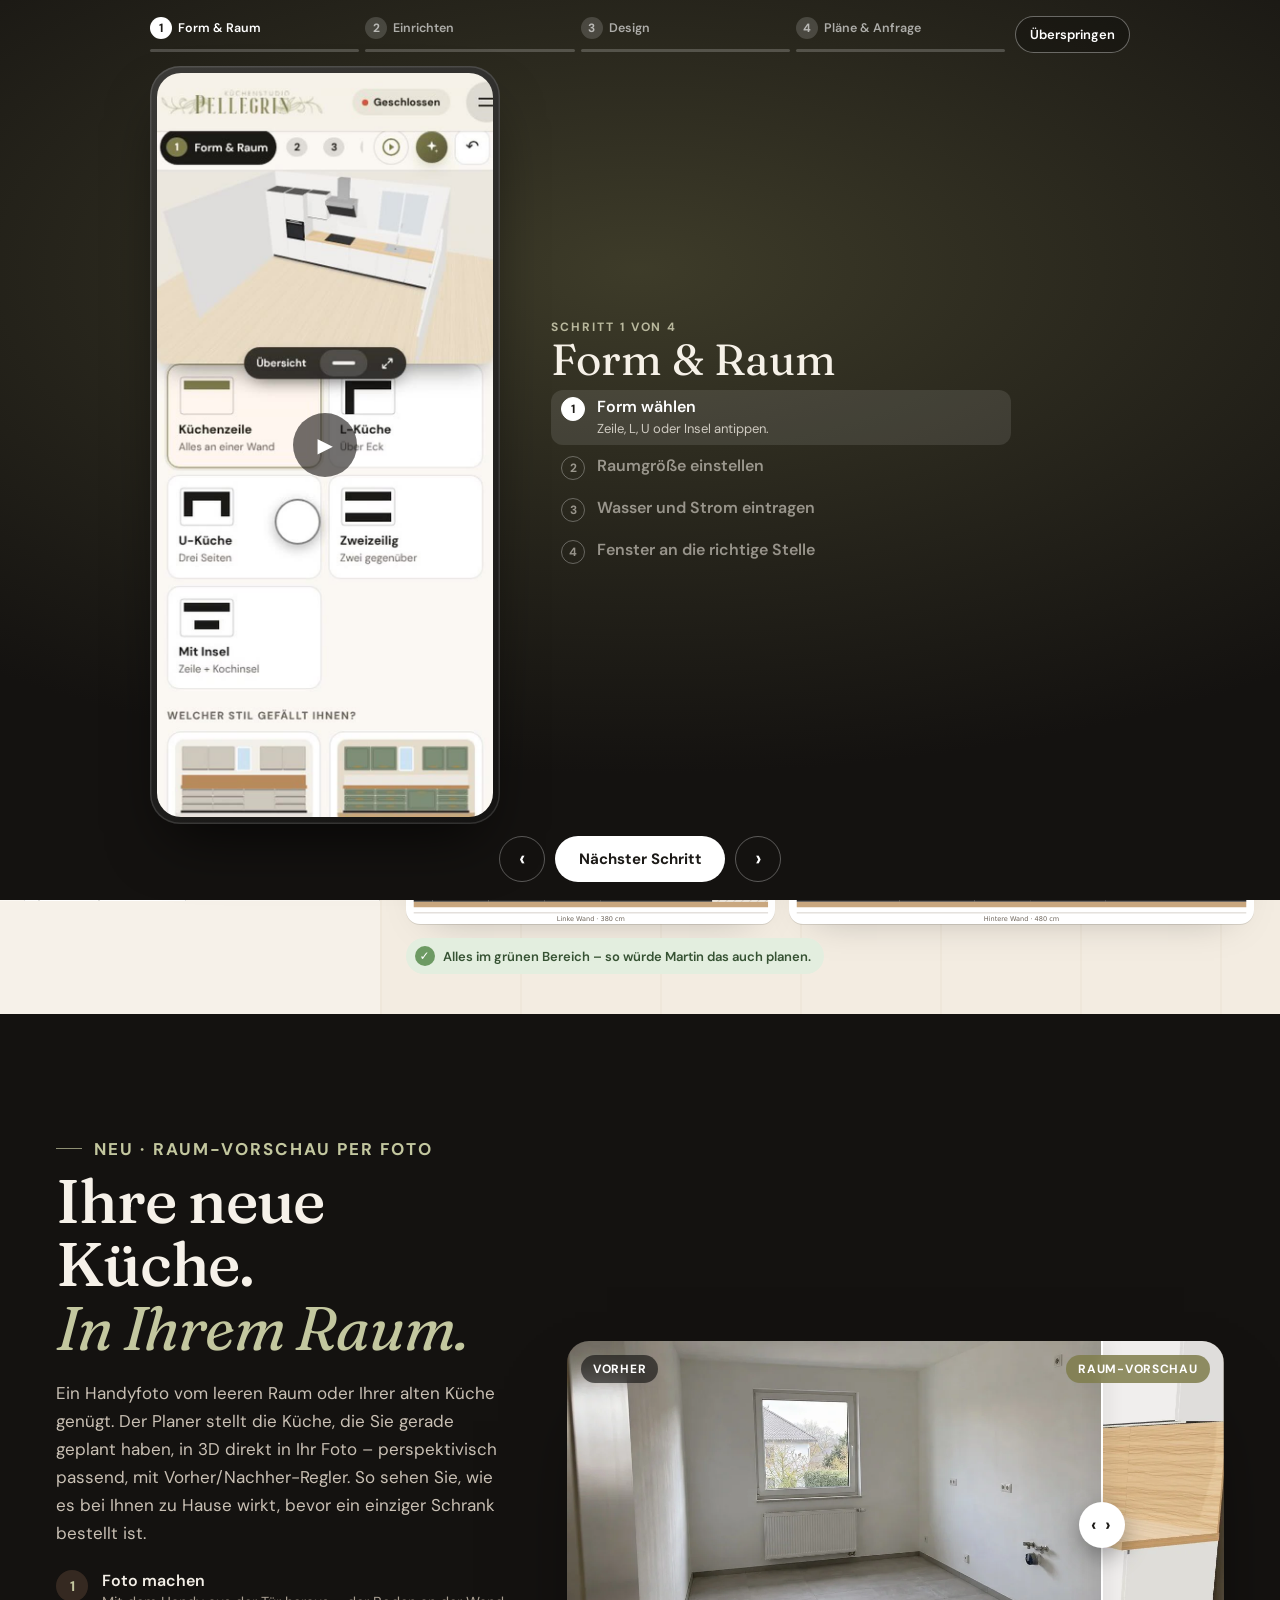
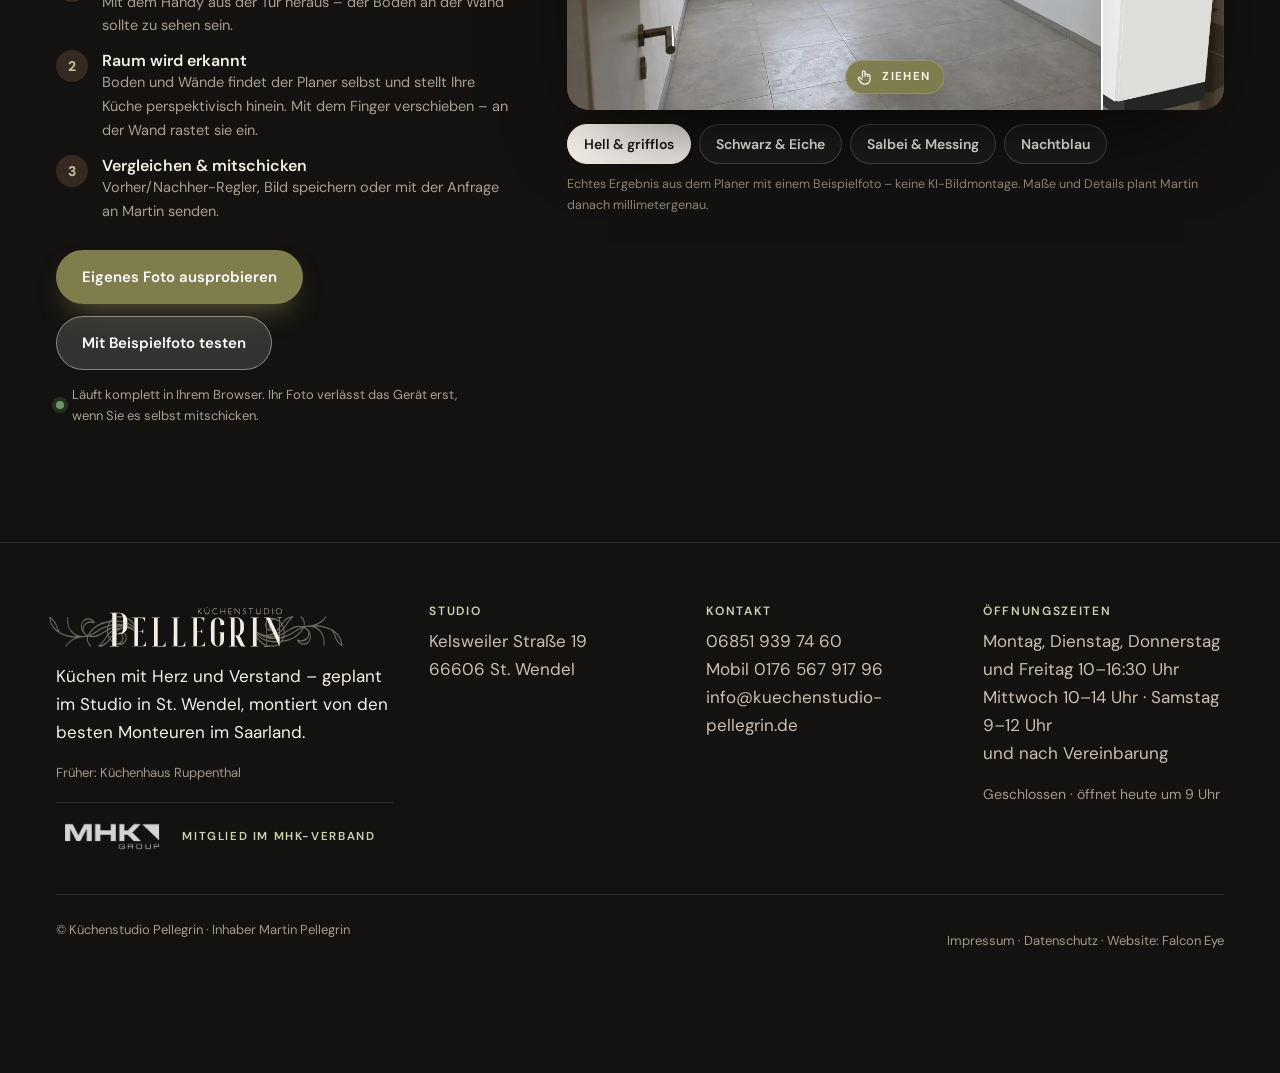
<file: planer.html>
<!doctype html>
<html lang="de" data-page="planer" data-hook="https://hook.eu1.make.com/a36b9tmomybuo3w4ffzs7iai0kumm900">
<head>
<meta charset="utf-8">
<script data-fe="intro">/* Intro bei jedem Oeffnen (auch Neuladen), nicht beim Zurueckklicken innerhalb der Seite; ?nointro ueberspringt */try{(function(k){var s=location.search;if(/[?&]nointro/.test(s)){sessionStorage.setItem(k,'1');return}var t=(performance.getEntriesByType('navigation')[0]||{}).type||'',i=false;if(t==='back_forward')return;try{var r=new URL(document.referrer);i=r.origin===location.origin&&r.pathname.indexOf(location.pathname.replace(/[^/]*$/,''))===0}catch(e){}if(/[?&]intro(&|=|$)/.test(s)||t==='reload'||!i)sessionStorage.removeItem(k)})('pel-intro3')}catch(e){}</script>
<meta name="viewport" content="width=device-width, initial-scale=1, viewport-fit=cover">
<title>Küchenplaner online in 3D | Küchenstudio Pellegrin St. Wendel</title>
<meta name="description" content="Planen Sie Ihre Küche online in 3D: Raum zeichnen, Schränke stellen, Küche per Foto in Ihren Raum setzen und mit Maßen an Martin Pellegrin in St. Wendel senden.">
<meta name="robots" content="index, follow">
<link rel="canonical" href="https://kuechenstudio-pellegrin.de/planer.html">
<meta property="og:type" content="website">
<meta property="og:locale" content="de_DE">
<meta property="og:site_name" content="Küchenstudio Pellegrin">
<meta property="og:title" content="Küchenplaner online in 3D | Küchenstudio Pellegrin St. Wendel">
<meta property="og:description" content="Planen Sie Ihre Küche online in 3D: Raum zeichnen, Schränke stellen, Küche per Foto in Ihren Raum setzen und mit Maßen an Martin Pellegrin in St. Wendel senden.">
<meta property="og:image" content="https://kuechenstudio-pellegrin.de/og.jpg">
<meta property="og:image:width" content="1200">
<meta property="og:image:height" content="630">
<meta property="og:image:alt" content="Küchenstudio Pellegrin in St. Wendel – Nolte und Schüller Küchen">
<meta property="og:url" content="https://kuechenstudio-pellegrin.de/planer.html">
<meta name="twitter:card" content="summary_large_image">
<meta name="twitter:title" content="Küchenplaner online in 3D | Küchenstudio Pellegrin St. Wendel">
<meta name="twitter:description" content="Planen Sie Ihre Küche online in 3D: Raum zeichnen, Schränke stellen, Küche per Foto in Ihren Raum setzen und mit Maßen an Martin Pellegrin in St. Wendel senden.">
<meta name="twitter:image" content="https://kuechenstudio-pellegrin.de/og.jpg">
<meta name="theme-color" content="#f6f1e9">
<link rel="icon" href="img/favicon.png">
<link rel="apple-touch-icon" href="img/apple-touch-icon.png">
<link rel="preload" href="fonts/fraunces-latin-500-normal.woff2" as="font" type="font/woff2" crossorigin>
<style>:where(img[height]){height:auto}</style>
<link rel="stylesheet" href="assets/style.css?v=1794489744">
<link rel="stylesheet" href="assets/kp.css?v=1794489744">
<link rel="stylesheet" href="assets/pg.css?v=1794489744">
<link rel="stylesheet" href="assets/brand.css?v=1794489744">
<link rel="stylesheet" href="assets/mk2.css?v=1794489744">
<link rel="stylesheet" href="assets/uni.css?v=1794489744">
<script type="application/ld+json">{"@context": "https://schema.org", "@graph": [{"@id": "https://kuechenstudio-pellegrin.de/#studio", "@type": ["HomeGoodsStore", "LocalBusiness"], "name": "Küchenstudio Pellegrin", "url": "https://kuechenstudio-pellegrin.de/"}, {"@type": "WebPage", "@id": "https://kuechenstudio-pellegrin.de/planer.html#seite", "url": "https://kuechenstudio-pellegrin.de/planer.html", "name": "Küchenplaner online in 3D | Küchenstudio Pellegrin St. Wendel", "description": "Planen Sie Ihre Küche online in 3D: Raum zeichnen, Schränke stellen, Küche per Foto in Ihren Raum setzen und mit Maßen an Martin Pellegrin in St. Wendel senden.", "inLanguage": "de-DE", "isPartOf": {"@id": "https://kuechenstudio-pellegrin.de/#website"}, "about": {"@id": "https://kuechenstudio-pellegrin.de/#studio"}, "breadcrumb": {"@type": "BreadcrumbList", "itemListElement": [{"@type": "ListItem", "position": 1, "name": "Startseite", "item": "https://kuechenstudio-pellegrin.de/"}, {"@type": "ListItem", "position": 2, "name": "Küchenplaner", "item": "https://kuechenstudio-pellegrin.de/planer.html"}]}}]}</script>
</head>
<body>
<a class="skip" href="#main">Zum Inhalt springen</a>
<header class="hdr">
  <a class="brand" href="index.html" aria-label="Küchenstudio Pellegrin – Startseite"><svg class="plogo pl-full pl-anim pl-head" viewBox="70 74 2750 414" role="img" aria-label="Küchenstudio Pellegrin" data-pl-play><defs><linearGradient id="hdgL" x1="0" x2="1"><stop offset="0" stop-color="#000"/><stop offset=".05" stop-color="#fff"/></linearGradient><linearGradient id="hdgR" x1="0" x2="1"><stop offset=".95" stop-color="#fff"/><stop offset="1" stop-color="#000"/></linearGradient><mask id="hdmL" maskUnits="userSpaceOnUse" x="-3000" y="0" width="9000" height="750"><rect class="pl-mL" x="880" y="0" width="3000" height="750" fill="url(#hdgL)"/></mask><mask id="hdmR" maskUnits="userSpaceOnUse" x="-3000" y="0" width="9000" height="750"><rect class="pl-mR" x="-996" y="0" width="3000" height="750" fill="url(#hdgR)"/></mask><linearGradient id="hdsh" gradientUnits="userSpaceOnUse" x1="0" x2="420" y1="0" y2="0"><stop offset="0" stop-color="#fff" stop-opacity="0"/><stop offset=".5" stop-color="#fff" stop-opacity=".85"/><stop offset="1" stop-color="#fff" stop-opacity="0"/></linearGradient><clipPath id="hdcl"><use href="#hdc0"/><use href="#hdc1"/><use href="#hdc2"/><use href="#hdc3"/><use href="#hdc4"/><use href="#hdc5"/><use href="#hdc6"/><use href="#hdc7"/><use href="#hdc8"/></clipPath></defs><g class="pl-fl pl-fl-l" mask="url(#hdmL)"><path d="M251 473C249 471 248 469 248 468C248 466 264 445 273 435C289 419 314 402 336 394C340 393 340 392 338 392C337 392 333 391 330 391C313 391 278 385 255 378C196 362 148 327 124 283C111 261 105 241 100 210C99 207 103 201 105 201C109 201 136 224 145 236C156 250 161 258 173 292C179 308 187 325 194 335C198 342 198 342 210 348C248 367 289 377 342 379L354 380L343 375C306 355 281 322 270 279C265 261 263 237 265 217C266 210 266 204 266 203C266 203 268 204 271 204C274 205 275 206 275 207C274 209 274 216 273 223C270 294 305 351 364 370C384 377 407 379 428 376C441 373 441 374 434 368C398 342 381 299 394 261C401 239 421 220 443 214C452 212 468 213 476 216C490 221 505 233 514 246L518 252L516 256C514 260 513 261 512 261C511 260 506 259 502 258C488 253 469 253 458 257C446 261 438 266 430 275C417 288 412 301 413 318C414 333 416 338 427 348C435 356 450 366 453 366C454 366 456 363 458 360C471 332 505 297 539 276C565 260 604 246 642 240L656 237L665 228L674 218L674 226C674 231 674 234 673 235C672 236 672 236 673 236C674 236 674 238 674 242L674 248L668 248C662 249 661 250 659 252C657 254 647 274 647 275C647 275 652 274 657 273C662 271 668 270 670 270L674 269L674 275C674 279 674 281 673 281C672 282 665 283 658 285C650 287 644 288 643 289C642 290 638 310 639 310C639 311 646 308 655 304C675 293 674 294 674 301L674 308L656 316L638 325L638 329C638 333 640 349 641 351C641 352 642 352 646 348C650 343 660 335 669 328L674 325L674 332L674 339L670 342C664 346 653 356 648 361L644 366L646 372C648 378 655 391 656 392C656 392 656 392 657 391C658 390 662 385 666 378L674 368L674 376L674 384L668 393C661 402 661 402 669 410L674 416L674 423L674 430L667 424C664 420 659 415 658 414L656 410L654 413C634 441 618 456 598 465C588 470 574 474 564 474C560 475 556 475 555 476C554 476 553 475 552 470C551 465 551 464 553 462C568 450 572 446 578 440C588 429 596 417 613 392C621 379 629 368 631 366C634 362 634 362 632 356C632 352 631 346 630 342C629 330 632 329 601 347C548 380 527 388 495 387C482 387 478 387 470 385C464 383 459 382 459 382C458 382 455 394 454 402C453 422 460 439 476 456L485 466L483 470C482 473 481 475 480 475C478 475 462 458 458 450C446 432 443 410 447 390C448 387 448 385 448 384C448 384 443 385 438 386C434 387 423 388 415 389C342 394 285 425 256 474C254 476 254 476 251 473ZM589 456C607 449 626 433 643 411L650 402L646 394C644 391 641 385 640 381C639 378 637 375 637 375C636 375 628 386 619 400C599 430 593 438 582 451C572 462 572 462 589 456ZM726 457L719 456L719 449C719 446 719 443 720 443C720 443 724 442 728 442C746 438 760 428 767 414C770 409 770 408 770 398C770 387 770 386 767 379C765 375 761 369 759 367C756 364 755 362 756 362C762 359 766 359 767 360C777 375 779 382 779 398C779 407 779 410 777 416C773 427 764 438 754 444C752 445 750 446 750 447C751 447 754 446 758 446C783 440 802 416 802 391C802 376 795 365 782 359L775 355L781 352L786 348L790 350C798 354 806 366 810 378C812 386 811 403 808 413C800 436 782 452 761 458C753 459 734 459 726 457ZM510 374C525 373 546 366 568 354C581 346 628 318 629 316C630 316 630 314 630 311C630 308 631 303 631 299C632 295 632 292 632 292C632 292 626 294 620 297C591 308 566 320 539 339C518 353 506 360 491 368C478 374 478 374 481 374C489 376 496 376 510 374ZM476 362C494 354 509 345 534 328C564 308 590 295 620 284C637 278 636 279 639 270C640 267 643 261 645 257C647 254 648 251 648 251C647 251 640 252 632 254C595 262 562 274 536 291C510 308 483 336 470 358C468 361 466 364 466 365C466 366 468 365 476 362ZM742 346C743 343 744 340 744 340C744 339 762 340 763 340C763 341 762 342 760 344C757 348 752 350 746 351L742 352L742 346ZM720 329C719 323 720 322 722 320L726 317L723 318C720 318 720 318 720 312L720 306L723 305C728 304 753 299 755 299C756 299 760 298 765 296C769 295 773 294 774 294C774 295 774 298 773 301L772 306L765 309C755 313 740 321 729 328L720 335L720 329ZM867 324C853 316 838 310 827 307C822 306 818 305 817 305C817 304 818 303 818 301C819 299 819 294 820 290L820 282L832 288C844 294 859 303 869 311C873 314 876 316 876 316C877 316 877 320 877 323L876 330L867 324ZM174 319C171 314 167 302 164 294C154 266 148 254 136 241C128 232 111 217 110 219C110 220 115 240 119 250C127 273 140 293 157 310C164 317 176 328 178 328C178 328 176 324 174 319ZM408 292C416 268 436 250 461 244C468 242 471 242 482 242C489 243 496 243 497 244C499 244 499 244 496 240C472 219 439 220 416 242C399 260 394 283 402 309L403 314L404 306C405 302 407 296 408 292ZM874 307C866 296 846 280 828 271L820 267L820 260L820 254L826 257C842 264 858 275 870 287L877 295L877 303L876 311L874 307ZM720 287C719 280 718 281 738 279C746 278 752 278 752 278C752 277 745 277 736 276L720 276L720 270L720 264L736 264C745 265 757 266 762 266C768 267 773 268 773 268C774 268 774 273 774 280L774 292L757 291C746 291 737 291 730 292L720 294L720 287ZM875 279C868 262 846 240 826 227C819 223 819 223 816 216C815 212 814 208 814 208C815 208 827 215 838 221C848 229 866 246 872 256L877 263L877 272C876 282 876 282 875 279ZM767 251C756 249 735 247 727 247L720 247L720 240L720 234L729 234C746 236 772 239 774 240C774 241 774 243 774 247L774 252L767 251ZM720 204C720 201 720 198 719 198C719 196 733 194 750 194C768 194 770 194 770 199C771 201 771 203 772 205C772 207 772 207 754 206C741 206 733 206 728 207L720 209L720 204Z"/></g><g class="pl-fl pl-fl-r" mask="url(#hdmR)"><path d="M2121 475C2112 474 2112 474 2113 472C2114 470 2114 470 2113 468C2111 466 2110 466 2103 466L2095 466L2095 462L2095 457L2104 460C2133 467 2164 465 2188 454L2196 450L2198 455L2201 460L2193 464C2177 473 2161 476 2138 476C2130 476 2122 476 2121 475ZM2775 464C2752 446 2737 429 2728 410C2726 406 2721 394 2718 384C2710 364 2700 343 2694 334C2690 328 2688 327 2680 322C2654 309 2621 299 2588 294C2572 292 2550 290 2541 290L2535 290L2545 295C2592 319 2618 364 2623 424C2624 437 2623 464 2622 466C2621 466 2619 466 2617 465C2614 465 2614 464 2614 462C2622 387 2591 326 2532 302C2509 292 2478 290 2453 295L2448 296L2454 302C2505 337 2514 408 2472 442C2441 467 2400 460 2374 424L2370 418L2372 413C2374 409 2375 408 2376 409C2406 421 2436 416 2457 396C2470 383 2476 369 2475 352C2474 335 2470 328 2456 316C2449 311 2434 302 2434 303C2434 303 2432 306 2430 310C2423 325 2408 346 2391 361C2353 398 2306 420 2245 430L2231 432L2224 440L2218 448L2217 442C2217 438 2217 432 2217 428L2217 421L2222 421C2225 421 2227 420 2228 418C2231 416 2241 396 2240 395C2240 395 2236 396 2232 397C2217 400 2217 400 2217 398C2215 392 2216 388 2218 388C2228 386 2243 382 2244 381C2245 380 2246 377 2247 371C2250 357 2251 357 2233 366C2225 370 2217 374 2217 374C2216 374 2216 371 2216 368L2216 362L2232 354C2241 349 2249 345 2249 344C2250 343 2249 320 2247 318C2247 317 2243 321 2238 325C2230 333 2224 338 2219 342L2216 343L2216 336L2216 330L2223 324C2226 322 2233 316 2237 312L2244 304L2242 299C2240 291 2233 278 2232 278C2232 278 2228 283 2224 288L2216 299L2216 291L2216 283L2221 275C2227 267 2227 268 2219 260C2216 256 2216 256 2216 249L2216 242L2220 244C2221 246 2225 250 2228 253L2232 259L2240 249C2264 216 2288 201 2322 196C2335 194 2335 194 2335 197C2337 206 2338 205 2330 211C2313 224 2302 238 2277 275C2268 288 2260 301 2258 303L2255 307L2256 318C2257 323 2258 329 2258 331C2258 333 2258 336 2259 337L2259 339L2264 336C2266 334 2278 328 2290 321C2315 305 2340 292 2354 288C2379 280 2402 280 2428 288C2431 288 2434 277 2433 262C2433 243 2426 228 2411 212C2407 208 2403 204 2403 204C2403 203 2404 201 2405 198L2407 194L2412 198C2415 201 2420 206 2424 210C2441 232 2446 255 2440 283L2440 286L2443 285C2450 283 2464 281 2478 280C2507 278 2539 270 2564 257C2591 244 2612 226 2628 202C2631 198 2634 194 2634 194C2634 194 2636 196 2637 198C2641 202 2641 202 2629 217C2611 242 2586 262 2557 273L2547 278L2556 278C2606 282 2645 292 2680 310C2740 339 2776 388 2787 451L2789 462L2786 466C2784 468 2782 469 2782 469C2782 469 2779 467 2775 464ZM2076 463C2047 450 2020 425 2007 399C2004 394 2004 393 2004 382L2004 370L2007 377C2017 405 2036 426 2064 444C2069 446 2076 450 2079 451L2085 454L2085 460C2085 463 2085 466 2084 466C2084 466 2080 464 2076 463ZM2776 444C2769 411 2751 379 2727 356C2720 349 2712 342 2711 342C2710 342 2712 345 2713 349C2717 356 2721 366 2728 384C2736 407 2742 418 2755 432C2763 440 2777 452 2778 452C2778 451 2778 448 2776 444ZM2445 443C2456 440 2470 431 2477 422C2489 404 2493 385 2487 363L2485 354L2484 362C2481 386 2465 409 2444 419C2439 422 2432 425 2428 426C2421 428 2403 428 2395 427L2390 426L2392 429C2404 442 2426 447 2445 443ZM2155 435C2140 434 2119 431 2105 428L2094 425L2095 419C2095 416 2095 413 2096 413C2096 413 2101 414 2107 415C2125 420 2144 422 2165 423L2184 423L2186 429C2187 432 2189 435 2189 435C2189 436 2172 436 2155 435ZM2077 419C2048 408 2026 393 2010 373L2004 366L2004 351C2004 343 2004 336 2004 336C2005 336 2009 339 2015 342C2039 356 2057 363 2075 365L2085 366L2085 380L2085 394L2077 391C2059 384 2037 372 2021 360C2013 354 2007 350 2007 352C2007 354 2020 369 2026 376C2040 388 2060 400 2079 407L2085 409L2085 416C2085 419 2085 422 2085 422C2085 422 2081 421 2077 419ZM2252 416C2285 410 2318 398 2342 385C2372 367 2403 338 2418 312C2420 308 2422 305 2422 304C2421 304 2399 314 2388 320C2382 323 2366 333 2354 341C2320 363 2297 375 2266 386L2252 392L2249 399C2248 403 2245 409 2244 412C2242 415 2241 417 2241 418C2241 418 2243 418 2252 416ZM2140 405C2129 404 2115 402 2103 399L2094 397L2094 382L2094 366L2101 366C2114 364 2129 359 2148 348C2149 348 2157 366 2157 367C2157 367 2150 368 2142 369C2134 371 2124 373 2120 374L2112 377L2116 378C2123 379 2149 379 2156 378L2162 377L2165 382C2166 386 2167 388 2167 388C2166 389 2150 391 2141 391C2125 391 2137 393 2156 393L2170 393L2172 399C2174 404 2175 405 2173 405C2171 406 2153 406 2140 405ZM2204 373L2201 368L2204 366C2206 365 2206 365 2207 369C2207 370 2207 374 2207 375C2206 378 2206 378 2204 373ZM2272 372C2301 360 2320 350 2352 328C2372 315 2393 303 2404 299C2407 298 2409 296 2409 296C2409 294 2391 294 2381 295C2355 298 2336 306 2286 336C2272 344 2260 352 2260 352C2259 353 2258 356 2258 360C2258 364 2257 369 2256 372C2256 375 2256 377 2257 377C2258 377 2264 374 2272 372ZM2192 349C2191 346 2190 344 2190 344C2190 344 2194 342 2199 339L2207 335L2207 342L2207 349L2202 351C2198 353 2196 354 2196 354C2195 354 2194 352 2192 349ZM2183 329L2181 324L2188 316C2192 312 2198 306 2201 302L2206 296L2206 300C2206 303 2206 306 2207 308C2207 311 2207 312 2196 323L2186 334L2183 329ZM2120 329C2113 327 2103 324 2098 320C2094 317 2094 317 2094 310L2094 303L2098 306C2103 310 2111 314 2118 315C2127 318 2128 318 2122 311C2113 300 2108 285 2108 271L2108 262L2113 272C2116 277 2118 284 2119 287C2120 289 2122 294 2124 296C2126 300 2133 314 2139 327L2140 330L2133 330C2130 330 2124 329 2120 329ZM2082 302C2075 289 2075 267 2082 252L2085 246L2085 276C2085 293 2085 306 2084 306C2084 306 2083 304 2082 302ZM2253 293C2253 292 2262 280 2271 266C2289 239 2297 228 2308 217C2312 212 2315 209 2315 209C2312 209 2296 215 2289 219C2273 227 2261 238 2245 259L2238 268L2243 277C2246 283 2248 289 2249 291C2250 296 2251 296 2253 293ZM2094 240L2094 232L2097 236C2099 241 2099 243 2096 247L2094 250L2094 240ZM2200 243C2194 238 2175 228 2170 227C2166 227 2154 229 2146 233C2139 236 2140 236 2137 230C2135 226 2135 226 2137 224C2138 223 2138 223 2136 223C2134 223 2133 222 2131 218C2130 215 2129 212 2130 212C2130 210 2145 210 2154 211C2171 213 2195 223 2206 233C2206 233 2206 236 2206 240L2206 247L2200 243Z"/></g><g class="pl-word"><path class="pl-c" id="hdc0" style="--i:0" d="M655 470L655 468L666 468L677 468L677 318L677 168L666 168C656 168 656 167 655 165L655 163L705 163C760 164 759 164 774 171C790 178 801 190 809 206C816 219 816 224 816 263L816 298L813 307C804 333 786 350 760 358C756 359 747 359 735 360L716 360L716 414L716 468L727 468L738 468L738 470L738 473L696 473L655 473L655 470ZM753 352C762 348 769 339 773 325C776 312 777 297 777 252C776 214 776 210 774 202C770 185 764 174 755 170C751 168 749 168 733 167L716 167L716 261C717 312 717 355 717 355C717 355 724 355 733 355C746 354 749 354 753 352Z"/><path class="pl-c" id="hdc1" style="--i:1" d="M861 470C861 468 863 468 870 468L880 468L880 339L880 211L870 211C862 211 861 211 861 209C861 207 862 207 920 207L978 207L978 226C978 245 978 246 976 246C974 246 974 245 974 242C974 233 964 219 954 214C949 212 947 212 931 211L913 211L913 272L913 333L926 333C933 333 941 332 944 332C950 330 955 325 956 319C957 316 958 315 959 315C961 315 961 316 961 334C961 353 961 354 959 354C958 354 957 353 957 352C957 349 953 342 950 340C946 337 939 336 926 336L914 336L913 402L913 468L934 468C954 468 955 467 960 465C971 460 979 448 981 435C982 429 983 428 984 428C986 428 986 430 986 450L986 471L924 471C869 471 861 471 861 470Z"/><path class="pl-c" id="hdc2" style="--i:2" d="M1041 470C1041 468 1042 468 1050 468L1060 468L1060 340L1060 212L1051 212C1043 212 1042 211 1041 210C1041 208 1043 208 1077 208C1112 208 1113 208 1113 210C1113 212 1112 212 1104 212L1094 212L1094 327C1094 390 1094 448 1094 455L1094 468L1114 468C1135 468 1136 468 1141 465C1153 459 1161 448 1162 435C1162 430 1163 428 1164 428C1166 428 1166 429 1166 450L1166 472L1104 472C1042 472 1041 472 1041 470Z"/><path class="pl-c" id="hdc3" style="--i:3" d="M1222 471C1221 471 1221 470 1221 469C1221 468 1223 468 1230 468L1240 468L1240 457C1241 451 1241 393 1241 329L1241 212L1232 212C1223 212 1222 212 1222 210C1222 208 1223 208 1258 208C1292 208 1293 208 1293 210C1293 212 1292 212 1284 212L1274 212L1274 340L1274 468L1295 468C1315 468 1316 468 1322 465C1333 459 1341 448 1343 435C1343 429 1344 428 1345 428C1347 428 1347 429 1347 440C1347 447 1347 457 1346 462L1346 472L1284 472C1250 472 1222 472 1222 471Z"/><path class="pl-c" id="hdc4" style="--i:4" d="M1402 470C1402 468 1404 468 1412 468L1421 468L1421 340L1421 211L1412 211C1403 211 1402 211 1402 209C1402 207 1403 207 1461 207L1520 207L1520 226C1520 245 1520 246 1518 246C1517 246 1516 245 1515 241C1514 233 1510 226 1504 221C1495 212 1492 212 1472 211L1455 211L1454 257C1454 283 1454 310 1454 318L1454 332L1468 333C1475 333 1483 333 1485 332C1491 330 1497 324 1498 319C1498 316 1499 315 1500 315C1502 315 1502 316 1502 334C1502 353 1502 354 1500 354C1498 354 1498 353 1498 351C1498 348 1495 343 1491 340C1487 337 1482 336 1468 336L1455 336L1455 363C1455 378 1455 407 1454 429L1454 468L1473 468C1494 468 1499 467 1507 462C1514 456 1521 446 1523 436C1524 429 1524 428 1526 428C1527 428 1527 432 1527 450L1527 471L1464 471C1410 471 1402 471 1402 470Z"/><path class="pl-c" id="hdc5" style="--i:5" d="M1633 472C1620 470 1609 464 1600 454C1592 446 1589 441 1585 430L1582 422L1582 343C1582 255 1582 256 1589 242C1607 205 1654 197 1683 225C1687 228 1691 233 1693 236C1697 243 1699 242 1699 236C1699 232 1699 231 1701 231C1703 231 1703 232 1703 254L1703 276L1694 276C1688 276 1681 276 1677 277L1669 277L1669 263C1667 228 1659 213 1642 213C1630 213 1623 220 1618 237C1616 245 1615 425 1618 439C1621 459 1629 470 1642 469C1655 469 1662 462 1667 442C1668 435 1668 430 1668 390L1668 346L1661 345C1654 345 1653 345 1653 343C1654 342 1656 342 1678 342L1702 342L1702 382C1702 426 1702 427 1696 440C1685 462 1658 476 1633 472Z"/><path class="pl-c" id="hdc6" style="--i:6" d="M1747 471C1747 469 1748 469 1756 469L1766 468L1766 414C1766 383 1766 326 1765 285L1765 212L1756 212C1748 212 1746 211 1746 210C1746 208 1748 208 1786 208C1832 208 1835 208 1849 215C1864 223 1876 237 1882 254C1884 261 1884 264 1885 289C1885 321 1884 326 1878 341C1872 352 1862 363 1852 368C1848 370 1845 372 1845 372C1845 373 1854 393 1866 417C1889 464 1890 466 1898 468C1902 469 1903 470 1903 471C1903 473 1902 473 1885 473C1875 473 1865 472 1863 472C1855 470 1853 466 1830 420L1809 376L1804 376L1799 376L1799 422L1799 469L1808 469C1817 469 1818 469 1818 471C1818 473 1817 473 1782 473C1748 473 1747 473 1747 471ZM1830 370C1839 366 1845 357 1849 342C1851 333 1852 270 1850 254C1848 234 1843 222 1833 216C1829 212 1829 212 1814 212L1799 212L1799 292L1799 372L1813 372C1824 372 1827 372 1830 370Z"/><path class="pl-c" id="hdc7" style="--i:7" d="M1948 471C1948 469 1949 469 1958 469L1967 469L1967 340L1967 212L1958 212C1949 212 1948 212 1948 210C1948 208 1949 208 1984 208C2018 208 2020 208 2020 210C2020 211 2018 212 2010 212L2001 212L2001 340L2001 469L2011 469C2019 469 2020 469 2020 471C2020 472 2017 472 1984 473C1948 473 1948 473 1948 471Z"/><path class="pl-c" id="hdc8" style="--i:8" d="M2069 471C2069 469 2070 469 2078 469L2088 469L2088 340L2088 212L2078 212C2070 212 2069 212 2069 210C2069 208 2070 208 2096 208L2124 208L2131 223C2135 232 2151 267 2167 301C2183 335 2199 369 2202 376C2206 384 2209 390 2209 390C2210 391 2210 215 2209 212C2209 212 2205 212 2200 212C2192 212 2190 211 2190 210C2190 208 2191 208 2211 208C2231 208 2232 208 2232 210C2232 212 2231 212 2222 212L2213 212L2213 331C2213 482 2213 473 2211 473C2210 473 2207 467 2192 434C2178 405 2166 378 2158 362C2154 352 2150 345 2150 344C2150 344 2147 337 2142 328C2138 320 2135 313 2135 312C2135 312 2117 274 2100 236C2096 227 2092 219 2091 219C2091 218 2091 445 2092 458L2092 469L2102 469C2110 469 2111 469 2111 471C2110 472 2109 472 2090 473C2070 473 2069 473 2069 471Z"/></g><rect class="pl-sheen" x="-700" y="140" width="420" height="360" fill="url(#hdsh)" clip-path="url(#hdcl)"/><g class="pl-sub"><path style="--j:0" d="M1442 560C1442 534 1442 533 1444 533C1446 533 1446 534 1446 546C1446 552 1446 558 1447 558C1447 558 1453 552 1460 546C1470 535 1472 533 1474 533C1477 533 1477 534 1465 546L1452 558L1466 572C1478 585 1479 586 1477 586C1474 586 1471 583 1461 573C1453 566 1447 560 1447 560C1446 560 1446 566 1446 573C1446 585 1446 586 1444 586C1442 586 1442 585 1442 560Z"/><path style="--j:1" d="M1516 586C1510 584 1507 581 1504 576C1502 571 1502 569 1502 552C1502 534 1502 533 1504 533C1506 533 1506 534 1506 551C1506 571 1506 574 1512 579C1518 584 1529 584 1535 579C1540 575 1541 571 1542 551C1542 534 1542 533 1544 533C1546 533 1546 534 1546 552C1545 573 1545 576 1539 582C1534 587 1523 588 1516 586ZM1515 522C1515 518 1515 518 1518 518C1520 518 1520 518 1520 522C1520 525 1520 525 1518 525C1515 525 1515 525 1515 522ZM1527 524C1526 521 1527 518 1530 518C1534 518 1534 524 1530 525C1529 525 1528 524 1527 524Z"/><path style="--j:2" d="M1592 586C1580 582 1573 572 1573 560C1573 539 1592 527 1613 534C1619 536 1620 537 1620 538L1620 541L1614 538C1598 532 1582 539 1578 554C1573 575 1594 589 1615 580L1620 578L1620 580C1620 585 1602 589 1592 586Z"/><path style="--j:3" d="M1647 560C1647 534 1647 533 1649 533C1651 533 1651 534 1651 546L1651 558L1669 558L1686 558L1687 545C1687 534 1687 533 1689 533C1691 533 1691 534 1691 560C1691 585 1691 586 1689 586C1687 586 1687 585 1687 574L1687 561L1669 561L1651 561L1651 574C1651 585 1651 586 1649 586C1647 586 1647 585 1647 560Z"/><path style="--j:4" d="M1721 560L1721 533L1736 533C1748 533 1750 533 1750 534C1750 536 1748 536 1738 536L1726 536L1726 546L1726 557L1738 557C1748 557 1749 557 1749 559C1749 561 1748 561 1738 561L1726 561L1726 572L1726 583L1738 583C1749 583 1751 583 1751 584C1751 586 1749 586 1736 586L1721 586L1721 560Z"/><path style="--j:5" d="M1778 560L1778 533L1780 533C1782 533 1787 539 1802 556L1822 580L1822 556C1822 534 1822 533 1824 533C1826 533 1826 534 1826 560L1826 586L1824 586C1822 586 1817 580 1802 563L1782 539L1782 563C1782 585 1782 586 1780 586C1778 586 1778 585 1778 560Z"/><path style="--j:6" d="M1859 585C1855 583 1854 582 1854 580L1854 578L1859 580C1868 585 1876 583 1878 575C1880 569 1878 566 1868 561C1857 556 1854 552 1854 546C1854 535 1865 529 1877 534C1880 535 1881 536 1881 538L1881 540L1877 538C1868 533 1858 537 1858 546C1858 550 1861 553 1870 557C1876 560 1879 562 1881 565C1885 572 1883 581 1875 585C1870 588 1865 588 1859 585Z"/><path style="--j:7" d="M1924 561L1924 536L1914 536C1906 536 1904 536 1904 534C1904 533 1907 533 1926 533C1945 533 1948 533 1948 534C1948 536 1946 536 1938 536L1928 536L1928 561C1928 585 1928 586 1926 586C1924 586 1924 585 1924 561Z"/><path style="--j:8" d="M1986 586C1981 584 1978 581 1975 576C1973 571 1973 569 1973 552C1973 534 1973 533 1975 533C1977 533 1977 534 1977 551C1977 571 1978 574 1983 579C1989 584 2000 584 2006 579C2012 575 2012 571 2013 551C2013 534 2013 533 2015 533C2017 533 2017 534 2017 552C2016 573 2016 576 2010 582C2005 587 1994 588 1986 586Z"/><path style="--j:9" d="M2047 560L2047 533L2060 533C2079 533 2085 536 2090 546C2094 553 2095 565 2091 572C2085 583 2080 585 2061 586L2047 586L2047 560ZM2078 580C2093 572 2093 547 2078 539C2074 537 2071 537 2062 537L2052 536L2051 558C2051 571 2051 581 2052 582C2052 584 2072 583 2078 580Z"/><path style="--j:10" d="M2122 560L2122 533L2124 533L2127 533L2127 560L2127 586L2124 586L2122 586L2122 560Z"/><path style="--j:11" d="M2173 586C2153 579 2148 552 2164 539C2178 526 2201 532 2208 549C2210 554 2210 564 2209 569C2204 583 2188 590 2173 586ZM2193 581C2205 575 2209 559 2202 547C2190 527 2159 535 2159 559C2159 568 2165 578 2172 581C2178 584 2187 584 2193 581Z"/></g></svg></a>
  <nav class="nav" aria-label="Hauptmenü"><a href="index.html#hersteller">Nolte &amp; Schüller</a><a href="ausstellung.html">Ausstellung</a><a href="ausstellung.html#kuechen">Referenzen</a><a href="technik.html">Technik</a><a href="studio.html">Studio</a><a href="planer.html" aria-current=page>Planer</a><a href="index.html#besuch">Kontakt</a></nav>
  <div class="hdr-r"><span class="status" data-status><i></i><b>Öffnungszeiten</b></span><a class="btn btn-ink sm" href="planer.html">Küche planen</a><button class="burger" aria-label="Menü öffnen" aria-expanded="false"><i></i><i></i></button></div>
</header>
<div class="mnav" aria-hidden="true"><nav><a href="index.html#hersteller">Nolte &amp; Schüller</a><a href="ausstellung.html">Ausstellung</a><a href="ausstellung.html#kuechen">Referenzen</a><a href="technik.html">Technik</a><a href="studio.html">Studio</a><a href="planer.html" aria-current=page>Planer</a><a href="index.html#besuch">Kontakt</a></nav><div class="mnav-c"><a href="tel:+4968519397460">06851 939 74 60</a><span>Kelsweiler Straße 19, 66606 St. Wendel</span><span data-countdown></span></div></div>


<main id="main" class="kp" data-kp data-mail="info@kuechenstudio-pellegrin.de" data-wa="https://wa.me/4917656791796" data-studio="Küchenstudio Pellegrin · St. Wendel" data-greet="Hallo Herr Pellegrin" data-acc="#7f7d4c" data-logo="img/brand/pellegrin_w.png" data-person="Martin" data-theme="werkbank" data-herst="nolte,schueller" data-filmclips="img/kpfilm/" data-erf="mit jahrzehntelanger Erfahrung" data-step="0">
  <nav class="kp-head" aria-label="Planungsschritte">
    <div class="kp-steps"><button type="button" data-kstep class="on"><i>1</i>Form & Raum</button><button type="button" data-kstep><i>2</i>Einrichten</button><button type="button" data-kstep><i>3</i>Design</button><button type="button" data-kstep><i>4</i>Pläne & Anfrage</button></div>
    <div class="kp-hr"><span class="kp-score" data-kp-score></span><button type="button" class="kp-ic" data-undo aria-label="Rückgängig" title="Rückgängig">↶</button></div>
  </nav>

  <section class="kp-stage" aria-label="3D-Ansicht">
    <div class="kp-3d" data-kp-3d><span class="kp-load">Ihre Küche wird in 3D aufgebaut …</span></div><div class="pl-wm" aria-hidden="true"><svg class="plogo pl-full " viewBox="70 74 2750 414" role="img" aria-label="Küchenstudio Pellegrin"><g class="pl-fl pl-fl-l"><path d="M251 473C249 471 248 469 248 468C248 466 264 445 273 435C289 419 314 402 336 394C340 393 340 392 338 392C337 392 333 391 330 391C313 391 278 385 255 378C196 362 148 327 124 283C111 261 105 241 100 210C99 207 103 201 105 201C109 201 136 224 145 236C156 250 161 258 173 292C179 308 187 325 194 335C198 342 198 342 210 348C248 367 289 377 342 379L354 380L343 375C306 355 281 322 270 279C265 261 263 237 265 217C266 210 266 204 266 203C266 203 268 204 271 204C274 205 275 206 275 207C274 209 274 216 273 223C270 294 305 351 364 370C384 377 407 379 428 376C441 373 441 374 434 368C398 342 381 299 394 261C401 239 421 220 443 214C452 212 468 213 476 216C490 221 505 233 514 246L518 252L516 256C514 260 513 261 512 261C511 260 506 259 502 258C488 253 469 253 458 257C446 261 438 266 430 275C417 288 412 301 413 318C414 333 416 338 427 348C435 356 450 366 453 366C454 366 456 363 458 360C471 332 505 297 539 276C565 260 604 246 642 240L656 237L665 228L674 218L674 226C674 231 674 234 673 235C672 236 672 236 673 236C674 236 674 238 674 242L674 248L668 248C662 249 661 250 659 252C657 254 647 274 647 275C647 275 652 274 657 273C662 271 668 270 670 270L674 269L674 275C674 279 674 281 673 281C672 282 665 283 658 285C650 287 644 288 643 289C642 290 638 310 639 310C639 311 646 308 655 304C675 293 674 294 674 301L674 308L656 316L638 325L638 329C638 333 640 349 641 351C641 352 642 352 646 348C650 343 660 335 669 328L674 325L674 332L674 339L670 342C664 346 653 356 648 361L644 366L646 372C648 378 655 391 656 392C656 392 656 392 657 391C658 390 662 385 666 378L674 368L674 376L674 384L668 393C661 402 661 402 669 410L674 416L674 423L674 430L667 424C664 420 659 415 658 414L656 410L654 413C634 441 618 456 598 465C588 470 574 474 564 474C560 475 556 475 555 476C554 476 553 475 552 470C551 465 551 464 553 462C568 450 572 446 578 440C588 429 596 417 613 392C621 379 629 368 631 366C634 362 634 362 632 356C632 352 631 346 630 342C629 330 632 329 601 347C548 380 527 388 495 387C482 387 478 387 470 385C464 383 459 382 459 382C458 382 455 394 454 402C453 422 460 439 476 456L485 466L483 470C482 473 481 475 480 475C478 475 462 458 458 450C446 432 443 410 447 390C448 387 448 385 448 384C448 384 443 385 438 386C434 387 423 388 415 389C342 394 285 425 256 474C254 476 254 476 251 473ZM589 456C607 449 626 433 643 411L650 402L646 394C644 391 641 385 640 381C639 378 637 375 637 375C636 375 628 386 619 400C599 430 593 438 582 451C572 462 572 462 589 456ZM726 457L719 456L719 449C719 446 719 443 720 443C720 443 724 442 728 442C746 438 760 428 767 414C770 409 770 408 770 398C770 387 770 386 767 379C765 375 761 369 759 367C756 364 755 362 756 362C762 359 766 359 767 360C777 375 779 382 779 398C779 407 779 410 777 416C773 427 764 438 754 444C752 445 750 446 750 447C751 447 754 446 758 446C783 440 802 416 802 391C802 376 795 365 782 359L775 355L781 352L786 348L790 350C798 354 806 366 810 378C812 386 811 403 808 413C800 436 782 452 761 458C753 459 734 459 726 457ZM510 374C525 373 546 366 568 354C581 346 628 318 629 316C630 316 630 314 630 311C630 308 631 303 631 299C632 295 632 292 632 292C632 292 626 294 620 297C591 308 566 320 539 339C518 353 506 360 491 368C478 374 478 374 481 374C489 376 496 376 510 374ZM476 362C494 354 509 345 534 328C564 308 590 295 620 284C637 278 636 279 639 270C640 267 643 261 645 257C647 254 648 251 648 251C647 251 640 252 632 254C595 262 562 274 536 291C510 308 483 336 470 358C468 361 466 364 466 365C466 366 468 365 476 362ZM742 346C743 343 744 340 744 340C744 339 762 340 763 340C763 341 762 342 760 344C757 348 752 350 746 351L742 352L742 346ZM720 329C719 323 720 322 722 320L726 317L723 318C720 318 720 318 720 312L720 306L723 305C728 304 753 299 755 299C756 299 760 298 765 296C769 295 773 294 774 294C774 295 774 298 773 301L772 306L765 309C755 313 740 321 729 328L720 335L720 329ZM867 324C853 316 838 310 827 307C822 306 818 305 817 305C817 304 818 303 818 301C819 299 819 294 820 290L820 282L832 288C844 294 859 303 869 311C873 314 876 316 876 316C877 316 877 320 877 323L876 330L867 324ZM174 319C171 314 167 302 164 294C154 266 148 254 136 241C128 232 111 217 110 219C110 220 115 240 119 250C127 273 140 293 157 310C164 317 176 328 178 328C178 328 176 324 174 319ZM408 292C416 268 436 250 461 244C468 242 471 242 482 242C489 243 496 243 497 244C499 244 499 244 496 240C472 219 439 220 416 242C399 260 394 283 402 309L403 314L404 306C405 302 407 296 408 292ZM874 307C866 296 846 280 828 271L820 267L820 260L820 254L826 257C842 264 858 275 870 287L877 295L877 303L876 311L874 307ZM720 287C719 280 718 281 738 279C746 278 752 278 752 278C752 277 745 277 736 276L720 276L720 270L720 264L736 264C745 265 757 266 762 266C768 267 773 268 773 268C774 268 774 273 774 280L774 292L757 291C746 291 737 291 730 292L720 294L720 287ZM875 279C868 262 846 240 826 227C819 223 819 223 816 216C815 212 814 208 814 208C815 208 827 215 838 221C848 229 866 246 872 256L877 263L877 272C876 282 876 282 875 279ZM767 251C756 249 735 247 727 247L720 247L720 240L720 234L729 234C746 236 772 239 774 240C774 241 774 243 774 247L774 252L767 251ZM720 204C720 201 720 198 719 198C719 196 733 194 750 194C768 194 770 194 770 199C771 201 771 203 772 205C772 207 772 207 754 206C741 206 733 206 728 207L720 209L720 204Z"/></g><g class="pl-fl pl-fl-r"><path d="M2121 475C2112 474 2112 474 2113 472C2114 470 2114 470 2113 468C2111 466 2110 466 2103 466L2095 466L2095 462L2095 457L2104 460C2133 467 2164 465 2188 454L2196 450L2198 455L2201 460L2193 464C2177 473 2161 476 2138 476C2130 476 2122 476 2121 475ZM2775 464C2752 446 2737 429 2728 410C2726 406 2721 394 2718 384C2710 364 2700 343 2694 334C2690 328 2688 327 2680 322C2654 309 2621 299 2588 294C2572 292 2550 290 2541 290L2535 290L2545 295C2592 319 2618 364 2623 424C2624 437 2623 464 2622 466C2621 466 2619 466 2617 465C2614 465 2614 464 2614 462C2622 387 2591 326 2532 302C2509 292 2478 290 2453 295L2448 296L2454 302C2505 337 2514 408 2472 442C2441 467 2400 460 2374 424L2370 418L2372 413C2374 409 2375 408 2376 409C2406 421 2436 416 2457 396C2470 383 2476 369 2475 352C2474 335 2470 328 2456 316C2449 311 2434 302 2434 303C2434 303 2432 306 2430 310C2423 325 2408 346 2391 361C2353 398 2306 420 2245 430L2231 432L2224 440L2218 448L2217 442C2217 438 2217 432 2217 428L2217 421L2222 421C2225 421 2227 420 2228 418C2231 416 2241 396 2240 395C2240 395 2236 396 2232 397C2217 400 2217 400 2217 398C2215 392 2216 388 2218 388C2228 386 2243 382 2244 381C2245 380 2246 377 2247 371C2250 357 2251 357 2233 366C2225 370 2217 374 2217 374C2216 374 2216 371 2216 368L2216 362L2232 354C2241 349 2249 345 2249 344C2250 343 2249 320 2247 318C2247 317 2243 321 2238 325C2230 333 2224 338 2219 342L2216 343L2216 336L2216 330L2223 324C2226 322 2233 316 2237 312L2244 304L2242 299C2240 291 2233 278 2232 278C2232 278 2228 283 2224 288L2216 299L2216 291L2216 283L2221 275C2227 267 2227 268 2219 260C2216 256 2216 256 2216 249L2216 242L2220 244C2221 246 2225 250 2228 253L2232 259L2240 249C2264 216 2288 201 2322 196C2335 194 2335 194 2335 197C2337 206 2338 205 2330 211C2313 224 2302 238 2277 275C2268 288 2260 301 2258 303L2255 307L2256 318C2257 323 2258 329 2258 331C2258 333 2258 336 2259 337L2259 339L2264 336C2266 334 2278 328 2290 321C2315 305 2340 292 2354 288C2379 280 2402 280 2428 288C2431 288 2434 277 2433 262C2433 243 2426 228 2411 212C2407 208 2403 204 2403 204C2403 203 2404 201 2405 198L2407 194L2412 198C2415 201 2420 206 2424 210C2441 232 2446 255 2440 283L2440 286L2443 285C2450 283 2464 281 2478 280C2507 278 2539 270 2564 257C2591 244 2612 226 2628 202C2631 198 2634 194 2634 194C2634 194 2636 196 2637 198C2641 202 2641 202 2629 217C2611 242 2586 262 2557 273L2547 278L2556 278C2606 282 2645 292 2680 310C2740 339 2776 388 2787 451L2789 462L2786 466C2784 468 2782 469 2782 469C2782 469 2779 467 2775 464ZM2076 463C2047 450 2020 425 2007 399C2004 394 2004 393 2004 382L2004 370L2007 377C2017 405 2036 426 2064 444C2069 446 2076 450 2079 451L2085 454L2085 460C2085 463 2085 466 2084 466C2084 466 2080 464 2076 463ZM2776 444C2769 411 2751 379 2727 356C2720 349 2712 342 2711 342C2710 342 2712 345 2713 349C2717 356 2721 366 2728 384C2736 407 2742 418 2755 432C2763 440 2777 452 2778 452C2778 451 2778 448 2776 444ZM2445 443C2456 440 2470 431 2477 422C2489 404 2493 385 2487 363L2485 354L2484 362C2481 386 2465 409 2444 419C2439 422 2432 425 2428 426C2421 428 2403 428 2395 427L2390 426L2392 429C2404 442 2426 447 2445 443ZM2155 435C2140 434 2119 431 2105 428L2094 425L2095 419C2095 416 2095 413 2096 413C2096 413 2101 414 2107 415C2125 420 2144 422 2165 423L2184 423L2186 429C2187 432 2189 435 2189 435C2189 436 2172 436 2155 435ZM2077 419C2048 408 2026 393 2010 373L2004 366L2004 351C2004 343 2004 336 2004 336C2005 336 2009 339 2015 342C2039 356 2057 363 2075 365L2085 366L2085 380L2085 394L2077 391C2059 384 2037 372 2021 360C2013 354 2007 350 2007 352C2007 354 2020 369 2026 376C2040 388 2060 400 2079 407L2085 409L2085 416C2085 419 2085 422 2085 422C2085 422 2081 421 2077 419ZM2252 416C2285 410 2318 398 2342 385C2372 367 2403 338 2418 312C2420 308 2422 305 2422 304C2421 304 2399 314 2388 320C2382 323 2366 333 2354 341C2320 363 2297 375 2266 386L2252 392L2249 399C2248 403 2245 409 2244 412C2242 415 2241 417 2241 418C2241 418 2243 418 2252 416ZM2140 405C2129 404 2115 402 2103 399L2094 397L2094 382L2094 366L2101 366C2114 364 2129 359 2148 348C2149 348 2157 366 2157 367C2157 367 2150 368 2142 369C2134 371 2124 373 2120 374L2112 377L2116 378C2123 379 2149 379 2156 378L2162 377L2165 382C2166 386 2167 388 2167 388C2166 389 2150 391 2141 391C2125 391 2137 393 2156 393L2170 393L2172 399C2174 404 2175 405 2173 405C2171 406 2153 406 2140 405ZM2204 373L2201 368L2204 366C2206 365 2206 365 2207 369C2207 370 2207 374 2207 375C2206 378 2206 378 2204 373ZM2272 372C2301 360 2320 350 2352 328C2372 315 2393 303 2404 299C2407 298 2409 296 2409 296C2409 294 2391 294 2381 295C2355 298 2336 306 2286 336C2272 344 2260 352 2260 352C2259 353 2258 356 2258 360C2258 364 2257 369 2256 372C2256 375 2256 377 2257 377C2258 377 2264 374 2272 372ZM2192 349C2191 346 2190 344 2190 344C2190 344 2194 342 2199 339L2207 335L2207 342L2207 349L2202 351C2198 353 2196 354 2196 354C2195 354 2194 352 2192 349ZM2183 329L2181 324L2188 316C2192 312 2198 306 2201 302L2206 296L2206 300C2206 303 2206 306 2207 308C2207 311 2207 312 2196 323L2186 334L2183 329ZM2120 329C2113 327 2103 324 2098 320C2094 317 2094 317 2094 310L2094 303L2098 306C2103 310 2111 314 2118 315C2127 318 2128 318 2122 311C2113 300 2108 285 2108 271L2108 262L2113 272C2116 277 2118 284 2119 287C2120 289 2122 294 2124 296C2126 300 2133 314 2139 327L2140 330L2133 330C2130 330 2124 329 2120 329ZM2082 302C2075 289 2075 267 2082 252L2085 246L2085 276C2085 293 2085 306 2084 306C2084 306 2083 304 2082 302ZM2253 293C2253 292 2262 280 2271 266C2289 239 2297 228 2308 217C2312 212 2315 209 2315 209C2312 209 2296 215 2289 219C2273 227 2261 238 2245 259L2238 268L2243 277C2246 283 2248 289 2249 291C2250 296 2251 296 2253 293ZM2094 240L2094 232L2097 236C2099 241 2099 243 2096 247L2094 250L2094 240ZM2200 243C2194 238 2175 228 2170 227C2166 227 2154 229 2146 233C2139 236 2140 236 2137 230C2135 226 2135 226 2137 224C2138 223 2138 223 2136 223C2134 223 2133 222 2131 218C2130 215 2129 212 2130 212C2130 210 2145 210 2154 211C2171 213 2195 223 2206 233C2206 233 2206 236 2206 240L2206 247L2200 243Z"/></g><g class="pl-word"><path class="pl-c" d="M655 470L655 468L666 468L677 468L677 318L677 168L666 168C656 168 656 167 655 165L655 163L705 163C760 164 759 164 774 171C790 178 801 190 809 206C816 219 816 224 816 263L816 298L813 307C804 333 786 350 760 358C756 359 747 359 735 360L716 360L716 414L716 468L727 468L738 468L738 470L738 473L696 473L655 473L655 470ZM753 352C762 348 769 339 773 325C776 312 777 297 777 252C776 214 776 210 774 202C770 185 764 174 755 170C751 168 749 168 733 167L716 167L716 261C717 312 717 355 717 355C717 355 724 355 733 355C746 354 749 354 753 352Z"/><path class="pl-c" d="M861 470C861 468 863 468 870 468L880 468L880 339L880 211L870 211C862 211 861 211 861 209C861 207 862 207 920 207L978 207L978 226C978 245 978 246 976 246C974 246 974 245 974 242C974 233 964 219 954 214C949 212 947 212 931 211L913 211L913 272L913 333L926 333C933 333 941 332 944 332C950 330 955 325 956 319C957 316 958 315 959 315C961 315 961 316 961 334C961 353 961 354 959 354C958 354 957 353 957 352C957 349 953 342 950 340C946 337 939 336 926 336L914 336L913 402L913 468L934 468C954 468 955 467 960 465C971 460 979 448 981 435C982 429 983 428 984 428C986 428 986 430 986 450L986 471L924 471C869 471 861 471 861 470Z"/><path class="pl-c" d="M1041 470C1041 468 1042 468 1050 468L1060 468L1060 340L1060 212L1051 212C1043 212 1042 211 1041 210C1041 208 1043 208 1077 208C1112 208 1113 208 1113 210C1113 212 1112 212 1104 212L1094 212L1094 327C1094 390 1094 448 1094 455L1094 468L1114 468C1135 468 1136 468 1141 465C1153 459 1161 448 1162 435C1162 430 1163 428 1164 428C1166 428 1166 429 1166 450L1166 472L1104 472C1042 472 1041 472 1041 470Z"/><path class="pl-c" d="M1222 471C1221 471 1221 470 1221 469C1221 468 1223 468 1230 468L1240 468L1240 457C1241 451 1241 393 1241 329L1241 212L1232 212C1223 212 1222 212 1222 210C1222 208 1223 208 1258 208C1292 208 1293 208 1293 210C1293 212 1292 212 1284 212L1274 212L1274 340L1274 468L1295 468C1315 468 1316 468 1322 465C1333 459 1341 448 1343 435C1343 429 1344 428 1345 428C1347 428 1347 429 1347 440C1347 447 1347 457 1346 462L1346 472L1284 472C1250 472 1222 472 1222 471Z"/><path class="pl-c" d="M1402 470C1402 468 1404 468 1412 468L1421 468L1421 340L1421 211L1412 211C1403 211 1402 211 1402 209C1402 207 1403 207 1461 207L1520 207L1520 226C1520 245 1520 246 1518 246C1517 246 1516 245 1515 241C1514 233 1510 226 1504 221C1495 212 1492 212 1472 211L1455 211L1454 257C1454 283 1454 310 1454 318L1454 332L1468 333C1475 333 1483 333 1485 332C1491 330 1497 324 1498 319C1498 316 1499 315 1500 315C1502 315 1502 316 1502 334C1502 353 1502 354 1500 354C1498 354 1498 353 1498 351C1498 348 1495 343 1491 340C1487 337 1482 336 1468 336L1455 336L1455 363C1455 378 1455 407 1454 429L1454 468L1473 468C1494 468 1499 467 1507 462C1514 456 1521 446 1523 436C1524 429 1524 428 1526 428C1527 428 1527 432 1527 450L1527 471L1464 471C1410 471 1402 471 1402 470Z"/><path class="pl-c" d="M1633 472C1620 470 1609 464 1600 454C1592 446 1589 441 1585 430L1582 422L1582 343C1582 255 1582 256 1589 242C1607 205 1654 197 1683 225C1687 228 1691 233 1693 236C1697 243 1699 242 1699 236C1699 232 1699 231 1701 231C1703 231 1703 232 1703 254L1703 276L1694 276C1688 276 1681 276 1677 277L1669 277L1669 263C1667 228 1659 213 1642 213C1630 213 1623 220 1618 237C1616 245 1615 425 1618 439C1621 459 1629 470 1642 469C1655 469 1662 462 1667 442C1668 435 1668 430 1668 390L1668 346L1661 345C1654 345 1653 345 1653 343C1654 342 1656 342 1678 342L1702 342L1702 382C1702 426 1702 427 1696 440C1685 462 1658 476 1633 472Z"/><path class="pl-c" d="M1747 471C1747 469 1748 469 1756 469L1766 468L1766 414C1766 383 1766 326 1765 285L1765 212L1756 212C1748 212 1746 211 1746 210C1746 208 1748 208 1786 208C1832 208 1835 208 1849 215C1864 223 1876 237 1882 254C1884 261 1884 264 1885 289C1885 321 1884 326 1878 341C1872 352 1862 363 1852 368C1848 370 1845 372 1845 372C1845 373 1854 393 1866 417C1889 464 1890 466 1898 468C1902 469 1903 470 1903 471C1903 473 1902 473 1885 473C1875 473 1865 472 1863 472C1855 470 1853 466 1830 420L1809 376L1804 376L1799 376L1799 422L1799 469L1808 469C1817 469 1818 469 1818 471C1818 473 1817 473 1782 473C1748 473 1747 473 1747 471ZM1830 370C1839 366 1845 357 1849 342C1851 333 1852 270 1850 254C1848 234 1843 222 1833 216C1829 212 1829 212 1814 212L1799 212L1799 292L1799 372L1813 372C1824 372 1827 372 1830 370Z"/><path class="pl-c" d="M1948 471C1948 469 1949 469 1958 469L1967 469L1967 340L1967 212L1958 212C1949 212 1948 212 1948 210C1948 208 1949 208 1984 208C2018 208 2020 208 2020 210C2020 211 2018 212 2010 212L2001 212L2001 340L2001 469L2011 469C2019 469 2020 469 2020 471C2020 472 2017 472 1984 473C1948 473 1948 473 1948 471Z"/><path class="pl-c" d="M2069 471C2069 469 2070 469 2078 469L2088 469L2088 340L2088 212L2078 212C2070 212 2069 212 2069 210C2069 208 2070 208 2096 208L2124 208L2131 223C2135 232 2151 267 2167 301C2183 335 2199 369 2202 376C2206 384 2209 390 2209 390C2210 391 2210 215 2209 212C2209 212 2205 212 2200 212C2192 212 2190 211 2190 210C2190 208 2191 208 2211 208C2231 208 2232 208 2232 210C2232 212 2231 212 2222 212L2213 212L2213 331C2213 482 2213 473 2211 473C2210 473 2207 467 2192 434C2178 405 2166 378 2158 362C2154 352 2150 345 2150 344C2150 344 2147 337 2142 328C2138 320 2135 313 2135 312C2135 312 2117 274 2100 236C2096 227 2092 219 2091 219C2091 218 2091 445 2092 458L2092 469L2102 469C2110 469 2111 469 2111 471C2110 472 2109 472 2090 473C2070 473 2069 473 2069 471Z"/></g><g class="pl-sub"><path d="M1442 560C1442 534 1442 533 1444 533C1446 533 1446 534 1446 546C1446 552 1446 558 1447 558C1447 558 1453 552 1460 546C1470 535 1472 533 1474 533C1477 533 1477 534 1465 546L1452 558L1466 572C1478 585 1479 586 1477 586C1474 586 1471 583 1461 573C1453 566 1447 560 1447 560C1446 560 1446 566 1446 573C1446 585 1446 586 1444 586C1442 586 1442 585 1442 560Z"/><path d="M1516 586C1510 584 1507 581 1504 576C1502 571 1502 569 1502 552C1502 534 1502 533 1504 533C1506 533 1506 534 1506 551C1506 571 1506 574 1512 579C1518 584 1529 584 1535 579C1540 575 1541 571 1542 551C1542 534 1542 533 1544 533C1546 533 1546 534 1546 552C1545 573 1545 576 1539 582C1534 587 1523 588 1516 586ZM1515 522C1515 518 1515 518 1518 518C1520 518 1520 518 1520 522C1520 525 1520 525 1518 525C1515 525 1515 525 1515 522ZM1527 524C1526 521 1527 518 1530 518C1534 518 1534 524 1530 525C1529 525 1528 524 1527 524Z"/><path d="M1592 586C1580 582 1573 572 1573 560C1573 539 1592 527 1613 534C1619 536 1620 537 1620 538L1620 541L1614 538C1598 532 1582 539 1578 554C1573 575 1594 589 1615 580L1620 578L1620 580C1620 585 1602 589 1592 586Z"/><path d="M1647 560C1647 534 1647 533 1649 533C1651 533 1651 534 1651 546L1651 558L1669 558L1686 558L1687 545C1687 534 1687 533 1689 533C1691 533 1691 534 1691 560C1691 585 1691 586 1689 586C1687 586 1687 585 1687 574L1687 561L1669 561L1651 561L1651 574C1651 585 1651 586 1649 586C1647 586 1647 585 1647 560Z"/><path d="M1721 560L1721 533L1736 533C1748 533 1750 533 1750 534C1750 536 1748 536 1738 536L1726 536L1726 546L1726 557L1738 557C1748 557 1749 557 1749 559C1749 561 1748 561 1738 561L1726 561L1726 572L1726 583L1738 583C1749 583 1751 583 1751 584C1751 586 1749 586 1736 586L1721 586L1721 560Z"/><path d="M1778 560L1778 533L1780 533C1782 533 1787 539 1802 556L1822 580L1822 556C1822 534 1822 533 1824 533C1826 533 1826 534 1826 560L1826 586L1824 586C1822 586 1817 580 1802 563L1782 539L1782 563C1782 585 1782 586 1780 586C1778 586 1778 585 1778 560Z"/><path d="M1859 585C1855 583 1854 582 1854 580L1854 578L1859 580C1868 585 1876 583 1878 575C1880 569 1878 566 1868 561C1857 556 1854 552 1854 546C1854 535 1865 529 1877 534C1880 535 1881 536 1881 538L1881 540L1877 538C1868 533 1858 537 1858 546C1858 550 1861 553 1870 557C1876 560 1879 562 1881 565C1885 572 1883 581 1875 585C1870 588 1865 588 1859 585Z"/><path d="M1924 561L1924 536L1914 536C1906 536 1904 536 1904 534C1904 533 1907 533 1926 533C1945 533 1948 533 1948 534C1948 536 1946 536 1938 536L1928 536L1928 561C1928 585 1928 586 1926 586C1924 586 1924 585 1924 561Z"/><path d="M1986 586C1981 584 1978 581 1975 576C1973 571 1973 569 1973 552C1973 534 1973 533 1975 533C1977 533 1977 534 1977 551C1977 571 1978 574 1983 579C1989 584 2000 584 2006 579C2012 575 2012 571 2013 551C2013 534 2013 533 2015 533C2017 533 2017 534 2017 552C2016 573 2016 576 2010 582C2005 587 1994 588 1986 586Z"/><path d="M2047 560L2047 533L2060 533C2079 533 2085 536 2090 546C2094 553 2095 565 2091 572C2085 583 2080 585 2061 586L2047 586L2047 560ZM2078 580C2093 572 2093 547 2078 539C2074 537 2071 537 2062 537L2052 536L2051 558C2051 571 2051 581 2052 582C2052 584 2072 583 2078 580Z"/><path d="M2122 560L2122 533L2124 533L2127 533L2127 560L2127 586L2124 586L2122 586L2122 560Z"/><path d="M2173 586C2153 579 2148 552 2164 539C2178 526 2201 532 2208 549C2210 554 2210 564 2209 569C2204 583 2188 590 2173 586ZM2193 581C2205 575 2209 559 2202 547C2190 527 2159 535 2159 559C2159 568 2165 578 2172 581C2178 584 2187 584 2193 581Z"/></g></svg></div>
    <p class="kp-live"><i></i><b>Martins Werkbank</b> · live in 3D</p>
    <div class="kp-acts"><button type="button" class="kp-doorb" data-kp-doors aria-pressed="false"><svg viewBox="0 0 20 20" aria-hidden="true"><rect x="3.5" y="2.5" width="9" height="15" rx="1" fill="none" stroke="currentColor" stroke-width="1.5"/><path d="M12.5 2.5l4 2v11l-4 2" fill="none" stroke="currentColor" stroke-width="1.5" stroke-linejoin="round"/><circle cx="10.5" cy="10" r=".9" fill="currentColor"/></svg><span>Türen öffnen</span></button><button type="button" class="kp-fotob" data-kpf-open><svg viewBox="0 0 20 20" aria-hidden="true"><path d="M3 6.5h3l1.4-2h5.2l1.4 2h3v9.5H3z" fill="none" stroke="currentColor" stroke-width="1.5" stroke-linejoin="round"/><circle cx="10" cy="11" r="3" fill="none" stroke="currentColor" stroke-width="1.5"/></svg><span>In Ihren Raum stellen</span></button><button type="button" class="kp-fotob kp-arb" data-kpar-open><svg viewBox="0 0 20 20" aria-hidden="true"><path d="M10 2.2l6.6 3.8v8L10 17.8 3.4 14V6z" fill="none" stroke="currentColor" stroke-width="1.5" stroke-linejoin="round"/><path d="M3.8 6.2L10 9.8l6.2-3.6M10 9.8v7.6" fill="none" stroke="currentColor" stroke-width="1.5" stroke-linejoin="round"/></svg><span>Live im Raum (AR)</span></button></div>
    <div class="kp-cams" role="group" aria-label="Blickwinkel"><button type="button" data-cam="perspektive" class="on">Übersicht</button><button type="button" data-cam="augen">Reinstellen</button><button type="button" data-cam="top">Von oben</button><button type="button" class="kp-moodb" data-mood aria-pressed="false">☾ Abend</button></div>
  </section>

  <section class="kp-build" aria-label="Ihre Wände">
    <div class="kp-bh"><p class="kp-k">Ihre Küche – Ansicht von vorn</p><div class="kp-walltabs" data-kp-walltabs></div>
      <div class="kp-new" data-kp-new><button type="button" class="kp-newb" data-kp-newb aria-haspopup="true" aria-expanded="false"><svg viewBox="0 0 24 24" aria-hidden="true"><path d="M4.5 12a7.5 7.5 0 1 0 2.2-5.3" fill="none" stroke="currentColor" stroke-width="1.9" stroke-linecap="round"/><path d="M4 4.2v3.9h3.9" fill="none" stroke="currentColor" stroke-width="1.9" stroke-linecap="round" stroke-linejoin="round"/></svg><span class="l">Neu anfangen</span><span class="s">Neu</span></button>
        <div class="kp-newm" data-kp-newm role="menu" aria-label="Neu anfangen" hidden>
          <p class="kp-newt">Neu anfangen – was soll bleiben?<button type="button" class="kp-newx" data-kp-newx aria-label="Schließen">×</button></p>
          <button type="button" role="menuitem" data-kp-reset="leer"><i><svg viewBox="0 0 24 24" aria-hidden="true"><path d="M3.5 19.5h17M5 19.5V9l7-4.5L19 9v10.5" fill="none" stroke="currentColor" stroke-width="1.7" stroke-linejoin="round"/><path d="M9.5 13l5 5M14.5 13l-5 5" stroke="currentColor" stroke-width="1.7" stroke-linecap="round"/></svg></i><span><b>Raum leeren</b><small>Alle Schränke raus · Raum, Fenster, Türen und Anschlüsse bleiben</small></span></button>
          <button type="button" role="menuitem" data-kp-reset="neu"><i><svg viewBox="0 0 24 24" aria-hidden="true"><rect x="3.5" y="11" width="17" height="8.5" rx="1.2" fill="none" stroke="currentColor" stroke-width="1.7"/><path d="M9 11v8.5M15 11v8.5M3.5 14.5h17" stroke="currentColor" stroke-width="1.5" opacity=".55"/><path d="M12 2.8l.9 2.6 2.6.9-2.6.9L12 9.8l-.9-2.6-2.6-.9 2.6-.9z" fill="currentColor"/></svg></i><span><b>Neu einrichten, Maße bleiben</b><small>Frische Grundausstattung im gleichen Raum</small></span></button>
          <button type="button" role="menuitem" data-kp-reset="alles" class="warn"><i><svg viewBox="0 0 24 24" aria-hidden="true"><path d="M11 6.5L4.5 12l6.5 5.5zM19.5 6.5L13 12l6.5 5.5z" fill="none" stroke="currentColor" stroke-width="1.7" stroke-linejoin="round"/></svg></i><span><b>Ganz von vorn</b><small>Raum, Form und Farben zurück auf Anfang</small></span></button>
          <p class="kp-newn">Keine Sorge: „Rückgängig“ holt alles zurück.</p>
        </div></div></div>
    <div class="kp-walls" data-kp-walls></div>
    <ul class="kp-tips" data-kp-tips aria-live="polite"></ul>
  </section>

  <aside class="kp-panel">
    <section class="kp-pane on" data-kpane>
      <p class="kp-brand">Martins Werkbank</p><h1 class="kp-h">Welche Form hat Ihre Küche?</h1>
      <p class="kp-p">Tippen Sie eine Form an – wir stellen eine Grundausstattung hinein, die Sie danach frei verändern.</p>
      <div class="kp-forms" data-kp-forms></div>
      <p class="kp-l">Welcher Stil gefällt Ihnen?</p>
      <div class="kp-looks" data-kp-looks role="group" aria-label="Ausgangsstil"></div>
      <p class="kp-p sm">Ein Tipp genügt – die Küche erscheint sofort in diesem Look. Farben, Griffe und Arbeitsplatte passen Sie in Schritt 3 fein an.</p>
      <p class="kp-l">Wie groß ist der Raum?</p>
      <label class="kp-range">Breite <output data-kp-rwo></output><input type="range" min="240" max="800" step="10" data-kp-rw></label>
      <label class="kp-range">Tiefe <output data-kp-rdo></output><input type="range" min="240" max="700" step="10" data-kp-rd></label>
      <label class="kp-range">Arbeitshöhe <output data-kp-aho>90 cm</output><input type="range" min="84" max="106" step="1" data-kp-ah></label>
      <p class="kp-p sm" style="margin-top:-4px">Standard sind 86–90 cm. Ihre ideale Höhe verrät der <a href="technik.html#arbeitshoehe">Höhen-Rechner</a>.</p>
      <p class="kp-l">Fenster & Türen</p>
      <div class="kp-plan" data-kp-plan></div>
      <div class="kp-opadd"><button type="button" data-addop="fenster"><i>＋</i>Fenster</button><button type="button" data-addop="balkon"><i>＋</i>Balkontür</button><button type="button" data-addop="tuer"><i>＋</i>Tür</button></div>
      <p class="kp-p sm">Antippen: Breite, Dreh-Kipp oder fest, 1- oder 2-flügelig, Anschlag links/rechts, Tür nach innen oder außen, Schiebetür, Brüstungshöhe. Der Grundriss zeigt, wohin jeder Flügel aufgeht. Anfassen und an jede Wand ziehen.</p>
      <div class="kp-cxcard" data-kp-cxmore>
        <div class="kp-cxcard-h"><span class="kp-cxcard-ic" aria-hidden="true"><svg viewBox="0 0 48 48"><path class="w" d="M17 8c5 7 9 12 9 17a9 9 0 0 1-18 0c0-5 4-10 9-17z"/><path class="e" d="M31 17h10M33 17v-6M39 17v-6M30 17h12v5a6 6 0 0 1-6 6 6 6 0 0 1-6-6zM36 28v9"/></svg></span><div><p class="kp-cxcard-k">Wichtig für eine Küche, die passt</p><p class="kp-cxcard-t">Wo kommen Wasser und Strom aus der Wand?</p></div></div>
        <p class="kp-p sm">Tippen Sie an, was es in Ihrem Raum gibt, und ziehen Sie es im Grundriss an die echte Stelle. Die Spüle rückt automatisch zum Wasser – und Sie bekommen den Installationsplan für Elektriker und Installateur.</p>
        <div class="kp-opadd kp-cxadd"><button type="button" data-addcx="wasser"><i class="kp-cxi" style="--c:#2f7fc1">＋</i>Wasser</button><button type="button" data-addcx="herd"><i class="kp-cxi" style="--c:#d0582a">＋</i>Herd</button><button type="button" data-addcx="dose"><i class="kp-cxi" style="--c:#6d6459">＋</i>Steckdose</button><button type="button" data-addcx="abluft"><i class="kp-cxi" style="--c:#3f8f87">＋</i>Abluft</button><button type="button" data-addcx="heiz"><i class="kp-cxi" style="--c:#b4467e">＋</i>Heizkörper</button></div>
        <details class="kp-cxhelp"><summary>Was lässt sich alles einstellen?</summary><p class="kp-p sm">Wo kommen Wasser, Strom und Abluft heute aus der Wand, wo hängt die Heizung? Einsetzen, im Grundriss an die echte Stelle ziehen und antippen: Steckdose 1-, 2- oder 3-fach, waagerecht oder senkrecht, Höhe (Sockel, Arbeitsplatte, Hängeschrank, Haube …), Abluft Ø 100–160, Heizkörper mit Breite, Höhe und Bodenabstand. In der Wandansicht lässt sich alles auch nach oben und unten ziehen. Die Spüle rückt automatisch zum Wasser – zum Schluss gibt es den fertigen Installationsplan für Elektriker und Installateur.</p></details>
      </div>
      <p class="kp-l">Hängeschränke</p>
      <button type="button" class="kp-tg" data-kp-top aria-pressed="true"><span></span>Hängeschränke über der Arbeitsfläche</button>
      <p class="kp-p sm">Einzelne Hängeschränke ändern Sie in Schritt 2: in der Wand antippen – Tür links oder rechts, Klappe nach oben, Höhe 36 bis 90 cm.</p>
      <div class="kp-next"><button type="button" class="btn btn-ink" data-kgo="1">Weiter: Schränke reinziehen →</button></div>
    </section>
    <section class="kp-pane" data-kpane>
      <p class="kp-brand">Martins Werkbank</p><h2 class="kp-h">Ziehen Sie rein, was Sie brauchen</h2>
      <p class="kp-p kp-dk">Anfassen und in die Wand ziehen – oder einfach antippen. In der Wand antippen: Breite, Höhe, Türanschlag, verschieben, in 3D öffnen.</p>
      <div class="kp-cats" data-kp-cats role="group" aria-label="Schrank-Gruppen"></div>
      <div class="kp-pal" data-kp-pal></div>
      <p class="kp-cath" data-kp-cath></p>
      <div class="kp-next"><button type="button" class="btn btn-ink" data-kgo="2"><span>Weiter<span class="kp-nxl">: Farbe & Stil</span> →</span></button></div>
    </section>
    <section class="kp-pane" data-kpane>
      <h2 class="kp-h">Wie soll sie aussehen?</h2>
      <p class="kp-lookinfo" data-kp-lookinfo></p>
      <p class="kp-l">Schnell-Auswahl</p>
      <div class="kp-quick"><button type="button" data-style="hell"><i style="--a:#f1eee8;--b:#b98a5c"></i>Hell</button><button type="button" data-style="dunkel"><i style="--a:#232426;--b:#b98a5c"></i>Dunkel</button><button type="button" data-style="holz"><i style="--a:#c39a6b;--b:#1d1d1f"></i>Holz</button><button type="button" data-style="natur"><i style="--a:#d9cfbf;--b:#e7e4de"></i>Natur</button><button type="button" data-style="farbe"><i style="--a:#7f8e77;--b:#e7e4de"></i>Salbei</button><button type="button" data-style="blau"><i style="--a:#22304a;--b:#e7e4de"></i>Nachtblau</button></div>
      <p class="kp-l">Farbwelt <small>Erst die Stimmung, dann der Ton</small></p>
      <div class="kp-worlds" data-kp-worlds role="group" aria-label="Farbwelten"></div>
      <div class="kp-wsel">
        <p class="kp-wn" data-kp-wn></p>
        <div class="kp-sws kp-tones" data-kp-fronts></div>
        <p class="kp-wtip" data-kp-wtip></p>
      </div>
      <p class="kp-l" id="kp-allc-l">Alle Farben <small>Jeder Ton möglich – auch Rosa, Lila oder Rot</small></p>
      <div class="kp-allc" data-kp-allc role="group" aria-labelledby="kp-allc-l" data-person="Martin"></div>
      <p class="kp-l">Frontart</p><div class="kp-seg kp-fin" data-kp-fstyle></div>
      <p class="kp-l">Griffe</p><div class="kp-handles" data-kp-handles></div><button type="button" class="kp-tg" data-kp-gripled aria-pressed="false" hidden><span></span>Griffleiste mit Licht</button><button type="button" class="kp-tg" data-kp-gripend aria-pressed="false" hidden><span></span>Griffleiste seitlich ums Eck statt Wange</button>
      <p class="kp-l">Oberfläche</p><div class="kp-seg kp-fin" data-kp-finish></div>
      <p class="kp-l">Arbeitsplatte</p><div class="kp-sws" data-kp-tops></div>
      <p class="kp-l">Küchenrückwand</p><div class="kp-eq3" data-kp-backs></div>
      <p class="kp-l">Spüle, Kochfeld & Haube</p><div class="kp-eq3" data-kp-eq3></div>
      <p class="kp-l">Wandfarbe</p><div class="kp-sws" data-kp-wallc></div>
      <p class="kp-l">Boden</p><div class="kp-sws" data-kp-floors></div>
      <div class="kp-next"><button type="button" class="btn btn-copper" data-kgo="3">Weiter: Pläne & Anfrage →</button></div>
    </section>
    <section class="kp-pane" data-kpane>
      <h2 class="kp-h">Ihre Pläne – und ab zu Martin.</h2>
      <div class="kp-plans" data-kp-plans>
        <p class="kp-p">Alles fertig zum Herunterladen, als PDF oder Bild:</p>
        <div class="kp-plb"><button type="button" data-kpx-go="plan"><b>Grundriss & Wände</b><small>Maßplan jeder Wand</small></button><button type="button" data-kpx-go="inst"><b>Installations&shy;plan</b><small>für Elektriker & Installateur</small></button><button type="button" data-kpx-go="list"><b>Details</b><small>alle Schränke & Geräte</small></button><button type="button" data-kpx-go="real"><b>In echt ansehen</b><small>Foto Ihrer Küche</small></button></div>
      </div>
      <div class="sent" data-sent hidden><b>Danke – Ihr Entwurf ist angekommen!</b><span>Martin Pellegrin meldet sich bei Ihnen.</span></div>
      <p class="kp-p">Martin Pellegrin schaut sich Ihren Entwurf persönlich an und plant ihn millimetergenau durch – mit Geräten, Preisen und allem, was ein Online-Planer nicht kann.</p>
      <div class="kp-fast"><button type="button" class="btn btn-wa" data-ksend="wa">Per WhatsApp schicken</button></div>
      <div class="kp-rf" data-kpf-card>
        <div class="kp-rf-t"><b>Ihre Küche in Ihrem Raum</b><span>Foto vom Raum hochladen, Küche hineinstellen – Vorher und Nachher gehen mit der Anfrage mit.</span></div>
        <button type="button" class="btn btn-line sm" data-kpf-open><svg viewBox="0 0 20 20" aria-hidden="true"><path d="M3 6.5h3l1.4-2h5.2l1.4 2h3v9.5H3z" fill="none" stroke="currentColor" stroke-width="1.5" stroke-linejoin="round"/><circle cx="10" cy="11" r="3" fill="none" stroke="currentColor" stroke-width="1.5"/></svg><span data-kpf-cta>Raumfoto hochladen</span></button>
        <div class="kp-rf-att" data-kpf-att hidden><img data-kpf-thumb alt="Ihr Raumfoto mit der geplanten Küche"><span>Hängt an Ihrer Anfrage ✓</span><button type="button" data-kpf-drop>Entfernen</button></div>
      </div>
      <p class="kp-l">Oder per Formular – mit Fotos und Aufmaß</p>
      <form class="sendform" data-kp-form action="https://formsubmit.co/info@kuechenstudio-pellegrin.de" method="POST" enctype="multipart/form-data"><input type="hidden" name="_captcha" value="false">
        <input type="hidden" name="_subject" value="Küchenentwurf aus dem Online-Planer"><input type="hidden" name="_template" value="table"><input type="hidden" name="_next" value=""><input type="hidden" name="Entwurf" value="">
        <input type="text" name="_honey" class="hp" tabindex="-1" autocomplete="off" aria-hidden="true">
        <label class="tm-l">Name<input name="Name" required autocomplete="name" placeholder="Vor- und Nachname"></label>
        <label class="tm-l">Telefon<input name="Telefon" autocomplete="tel" inputmode="tel" placeholder="Für eine kurze Rückfrage"></label>
        <label class="tm-l">E-Mail<input name="email" type="email" required autocomplete="email" placeholder="name@beispiel.de"></label>
        <label class="tm-l">Wann soll die Küche kommen?<select name="Zeitpunkt"><option>So bald wie möglich</option><option>In 3–6 Monaten</option><option>In 6–12 Monaten</option><option>Ich informiere mich erst</option></select></label>
        <label class="drop"><input type="file" name="attachment" data-files multiple accept="image/*,.pdf,.heic"><b>Fotos, Aufmaß oder Angebot anhängen</b><span>Optional · Bilder oder PDF, zusammen bis 10 MB</span></label>
        <ul class="filelist" data-filelist></ul>
        <input type="file" name="Entwurf-Bild" class="hp" tabindex="-1" aria-hidden="true"><input type="file" name="Raumfoto" class="hp" tabindex="-1" aria-hidden="true"><input type="file" name="Raumfoto-mit-Kueche" class="hp" tabindex="-1" aria-hidden="true"><input type="file" name="Rueckwand-Motiv" class="hp" tabindex="-1" aria-hidden="true">
        <div class="kp-rf-att kp-mot" data-kp-motatt hidden><img data-kp-motimg alt="Ihr eigenes Motiv für die Küchenrückwand"><span>Ihr Rückwand-Motiv geht mit der Anfrage mit ✓</span><button type="button" data-kp-motdrop>Nicht mitschicken</button></div>
        <label class="tg"><input type="checkbox" required><span>Ich bin einverstanden, dass meine Angaben zur Bearbeitung verwendet werden (<a href="datenschutz.html">Datenschutz</a>).</span></label>
        <button type="submit" class="btn btn-copper">Entwurf mit Bild absenden</button><p class="small" data-form-msg aria-live="polite"></p>
      </form>
      <div class="kp-fast"><button type="button" class="btn btn-line sm" data-ksend="img">Bild speichern</button><button type="button" class="btn btn-line sm" data-ksend="link">Link kopieren</button></div>
    </section>
  </aside>

  <div class="kp-ghost" data-kp-ghost hidden aria-hidden="true"></div>
  <div class="kp-caret" data-kp-caret hidden aria-hidden="true"></div>
  <div class="kp-trash" data-kp-trash hidden aria-hidden="true">Hier loslassen zum Entfernen</div>
  <div class="kp-pop" data-kp-pop hidden></div>
  <div class="kp-toast" data-kp-toast hidden role="status"></div>
</main>
<section class="ki" id="ki-vorschau" aria-label="Raum-Vorschau">
  <div class="wrap ki-in">
    <div class="ki-txt">
      <p class="kick kp-k">Neu · Raum-Vorschau per Foto</p>
      <h2 class="h2 ki-h">Ihre neue Küche.<br><em>In Ihrem Raum.</em></h2>
      <p>Ein Handyfoto vom leeren Raum oder Ihrer alten Küche genügt. Der Planer stellt die Küche, die Sie gerade geplant haben, in 3D direkt in Ihr Foto – perspektivisch passend, mit Vorher/Nachher-Regler. So sehen Sie, wie es bei Ihnen zu Hause wirkt, bevor ein einziger Schrank bestellt ist.</p>
      <ol class="ki-steps"><li><b>Foto machen</b><span>Mit dem Handy aus der Tür heraus – der Boden an der Wand sollte zu sehen sein.</span></li><li><b>Raum wird erkannt</b><span>Boden und Wände findet der Planer selbst und stellt Ihre Küche perspektivisch hinein. Mit dem Finger verschieben – an der Wand rastet sie ein.</span></li><li><b>Vergleichen & mitschicken</b><span>Vorher/Nachher-Regler, Bild speichern oder mit der Anfrage an Martin senden.</span></li></ol>
      <div class="ctas ki-ctas"><button type="button" class="btn btn-copper" data-kpf-open>Eigenes Foto ausprobieren</button><button type="button" class="btn btn-glass" data-kpf-open data-kpf-sample>Mit Beispielfoto testen</button></div>
      <p class="ki-priv">Läuft komplett in Ihrem Browser. Ihr Foto verlässt das Gerät erst, wenn Sie es selbst mitschicken.</p>
    </div>
    <div class="ki-demo">
      <div class="ki-ba" data-ba style="--p:52%">
        <img src="img/ki/vorher.webp" alt="Leerer Raum – Beispielfoto vor der Planung" loading="lazy" decoding="async" width="1280" height="720">
        <div class="ki-after"><img data-ki-img src="img/ki/echt-hell.webp" alt="Derselbe Raum mit einer im Planer geplanten Küche, perspektivisch ins Foto gesetzt" loading="lazy" decoding="async" width="1280" height="720"></div>
        <span class="ki-lab l">Vorher</span><span class="ki-lab r">Raum-Vorschau</span>
        <input type="range" min="0" max="100" value="52" aria-label="Vorher/Nachher vergleichen" data-ba-r>
        <i class="ki-knob" aria-hidden="true"></i>
      </div>
      <div class="ki-chips" role="group" aria-label="Stil wählen"><button type="button" data-ki="echt-hell" class=on>Hell & grifflos</button><button type="button" data-ki="echt-dunkel">Schwarz & Eiche</button><button type="button" data-ki="echt-salbei">Salbei & Messing</button><button type="button" data-ki="echt-blau">Nachtblau</button></div>
      <p class="ki-note">Echtes Ergebnis aus dem Planer mit einem Beispielfoto – keine KI-Bildmontage. Maße und Details plant Martin danach millimetergenau.</p>
    </div>
  </div>
</section>
<footer class="ftr">
  <div class="wrap ftr-top">
    <div class="ftr-brand"><svg class="plogo pl-full " viewBox="70 74 2750 414" role="img" aria-label="Küchenstudio Pellegrin"><g class="pl-fl pl-fl-l"><path d="M251 473C249 471 248 469 248 468C248 466 264 445 273 435C289 419 314 402 336 394C340 393 340 392 338 392C337 392 333 391 330 391C313 391 278 385 255 378C196 362 148 327 124 283C111 261 105 241 100 210C99 207 103 201 105 201C109 201 136 224 145 236C156 250 161 258 173 292C179 308 187 325 194 335C198 342 198 342 210 348C248 367 289 377 342 379L354 380L343 375C306 355 281 322 270 279C265 261 263 237 265 217C266 210 266 204 266 203C266 203 268 204 271 204C274 205 275 206 275 207C274 209 274 216 273 223C270 294 305 351 364 370C384 377 407 379 428 376C441 373 441 374 434 368C398 342 381 299 394 261C401 239 421 220 443 214C452 212 468 213 476 216C490 221 505 233 514 246L518 252L516 256C514 260 513 261 512 261C511 260 506 259 502 258C488 253 469 253 458 257C446 261 438 266 430 275C417 288 412 301 413 318C414 333 416 338 427 348C435 356 450 366 453 366C454 366 456 363 458 360C471 332 505 297 539 276C565 260 604 246 642 240L656 237L665 228L674 218L674 226C674 231 674 234 673 235C672 236 672 236 673 236C674 236 674 238 674 242L674 248L668 248C662 249 661 250 659 252C657 254 647 274 647 275C647 275 652 274 657 273C662 271 668 270 670 270L674 269L674 275C674 279 674 281 673 281C672 282 665 283 658 285C650 287 644 288 643 289C642 290 638 310 639 310C639 311 646 308 655 304C675 293 674 294 674 301L674 308L656 316L638 325L638 329C638 333 640 349 641 351C641 352 642 352 646 348C650 343 660 335 669 328L674 325L674 332L674 339L670 342C664 346 653 356 648 361L644 366L646 372C648 378 655 391 656 392C656 392 656 392 657 391C658 390 662 385 666 378L674 368L674 376L674 384L668 393C661 402 661 402 669 410L674 416L674 423L674 430L667 424C664 420 659 415 658 414L656 410L654 413C634 441 618 456 598 465C588 470 574 474 564 474C560 475 556 475 555 476C554 476 553 475 552 470C551 465 551 464 553 462C568 450 572 446 578 440C588 429 596 417 613 392C621 379 629 368 631 366C634 362 634 362 632 356C632 352 631 346 630 342C629 330 632 329 601 347C548 380 527 388 495 387C482 387 478 387 470 385C464 383 459 382 459 382C458 382 455 394 454 402C453 422 460 439 476 456L485 466L483 470C482 473 481 475 480 475C478 475 462 458 458 450C446 432 443 410 447 390C448 387 448 385 448 384C448 384 443 385 438 386C434 387 423 388 415 389C342 394 285 425 256 474C254 476 254 476 251 473ZM589 456C607 449 626 433 643 411L650 402L646 394C644 391 641 385 640 381C639 378 637 375 637 375C636 375 628 386 619 400C599 430 593 438 582 451C572 462 572 462 589 456ZM726 457L719 456L719 449C719 446 719 443 720 443C720 443 724 442 728 442C746 438 760 428 767 414C770 409 770 408 770 398C770 387 770 386 767 379C765 375 761 369 759 367C756 364 755 362 756 362C762 359 766 359 767 360C777 375 779 382 779 398C779 407 779 410 777 416C773 427 764 438 754 444C752 445 750 446 750 447C751 447 754 446 758 446C783 440 802 416 802 391C802 376 795 365 782 359L775 355L781 352L786 348L790 350C798 354 806 366 810 378C812 386 811 403 808 413C800 436 782 452 761 458C753 459 734 459 726 457ZM510 374C525 373 546 366 568 354C581 346 628 318 629 316C630 316 630 314 630 311C630 308 631 303 631 299C632 295 632 292 632 292C632 292 626 294 620 297C591 308 566 320 539 339C518 353 506 360 491 368C478 374 478 374 481 374C489 376 496 376 510 374ZM476 362C494 354 509 345 534 328C564 308 590 295 620 284C637 278 636 279 639 270C640 267 643 261 645 257C647 254 648 251 648 251C647 251 640 252 632 254C595 262 562 274 536 291C510 308 483 336 470 358C468 361 466 364 466 365C466 366 468 365 476 362ZM742 346C743 343 744 340 744 340C744 339 762 340 763 340C763 341 762 342 760 344C757 348 752 350 746 351L742 352L742 346ZM720 329C719 323 720 322 722 320L726 317L723 318C720 318 720 318 720 312L720 306L723 305C728 304 753 299 755 299C756 299 760 298 765 296C769 295 773 294 774 294C774 295 774 298 773 301L772 306L765 309C755 313 740 321 729 328L720 335L720 329ZM867 324C853 316 838 310 827 307C822 306 818 305 817 305C817 304 818 303 818 301C819 299 819 294 820 290L820 282L832 288C844 294 859 303 869 311C873 314 876 316 876 316C877 316 877 320 877 323L876 330L867 324ZM174 319C171 314 167 302 164 294C154 266 148 254 136 241C128 232 111 217 110 219C110 220 115 240 119 250C127 273 140 293 157 310C164 317 176 328 178 328C178 328 176 324 174 319ZM408 292C416 268 436 250 461 244C468 242 471 242 482 242C489 243 496 243 497 244C499 244 499 244 496 240C472 219 439 220 416 242C399 260 394 283 402 309L403 314L404 306C405 302 407 296 408 292ZM874 307C866 296 846 280 828 271L820 267L820 260L820 254L826 257C842 264 858 275 870 287L877 295L877 303L876 311L874 307ZM720 287C719 280 718 281 738 279C746 278 752 278 752 278C752 277 745 277 736 276L720 276L720 270L720 264L736 264C745 265 757 266 762 266C768 267 773 268 773 268C774 268 774 273 774 280L774 292L757 291C746 291 737 291 730 292L720 294L720 287ZM875 279C868 262 846 240 826 227C819 223 819 223 816 216C815 212 814 208 814 208C815 208 827 215 838 221C848 229 866 246 872 256L877 263L877 272C876 282 876 282 875 279ZM767 251C756 249 735 247 727 247L720 247L720 240L720 234L729 234C746 236 772 239 774 240C774 241 774 243 774 247L774 252L767 251ZM720 204C720 201 720 198 719 198C719 196 733 194 750 194C768 194 770 194 770 199C771 201 771 203 772 205C772 207 772 207 754 206C741 206 733 206 728 207L720 209L720 204Z"/></g><g class="pl-fl pl-fl-r"><path d="M2121 475C2112 474 2112 474 2113 472C2114 470 2114 470 2113 468C2111 466 2110 466 2103 466L2095 466L2095 462L2095 457L2104 460C2133 467 2164 465 2188 454L2196 450L2198 455L2201 460L2193 464C2177 473 2161 476 2138 476C2130 476 2122 476 2121 475ZM2775 464C2752 446 2737 429 2728 410C2726 406 2721 394 2718 384C2710 364 2700 343 2694 334C2690 328 2688 327 2680 322C2654 309 2621 299 2588 294C2572 292 2550 290 2541 290L2535 290L2545 295C2592 319 2618 364 2623 424C2624 437 2623 464 2622 466C2621 466 2619 466 2617 465C2614 465 2614 464 2614 462C2622 387 2591 326 2532 302C2509 292 2478 290 2453 295L2448 296L2454 302C2505 337 2514 408 2472 442C2441 467 2400 460 2374 424L2370 418L2372 413C2374 409 2375 408 2376 409C2406 421 2436 416 2457 396C2470 383 2476 369 2475 352C2474 335 2470 328 2456 316C2449 311 2434 302 2434 303C2434 303 2432 306 2430 310C2423 325 2408 346 2391 361C2353 398 2306 420 2245 430L2231 432L2224 440L2218 448L2217 442C2217 438 2217 432 2217 428L2217 421L2222 421C2225 421 2227 420 2228 418C2231 416 2241 396 2240 395C2240 395 2236 396 2232 397C2217 400 2217 400 2217 398C2215 392 2216 388 2218 388C2228 386 2243 382 2244 381C2245 380 2246 377 2247 371C2250 357 2251 357 2233 366C2225 370 2217 374 2217 374C2216 374 2216 371 2216 368L2216 362L2232 354C2241 349 2249 345 2249 344C2250 343 2249 320 2247 318C2247 317 2243 321 2238 325C2230 333 2224 338 2219 342L2216 343L2216 336L2216 330L2223 324C2226 322 2233 316 2237 312L2244 304L2242 299C2240 291 2233 278 2232 278C2232 278 2228 283 2224 288L2216 299L2216 291L2216 283L2221 275C2227 267 2227 268 2219 260C2216 256 2216 256 2216 249L2216 242L2220 244C2221 246 2225 250 2228 253L2232 259L2240 249C2264 216 2288 201 2322 196C2335 194 2335 194 2335 197C2337 206 2338 205 2330 211C2313 224 2302 238 2277 275C2268 288 2260 301 2258 303L2255 307L2256 318C2257 323 2258 329 2258 331C2258 333 2258 336 2259 337L2259 339L2264 336C2266 334 2278 328 2290 321C2315 305 2340 292 2354 288C2379 280 2402 280 2428 288C2431 288 2434 277 2433 262C2433 243 2426 228 2411 212C2407 208 2403 204 2403 204C2403 203 2404 201 2405 198L2407 194L2412 198C2415 201 2420 206 2424 210C2441 232 2446 255 2440 283L2440 286L2443 285C2450 283 2464 281 2478 280C2507 278 2539 270 2564 257C2591 244 2612 226 2628 202C2631 198 2634 194 2634 194C2634 194 2636 196 2637 198C2641 202 2641 202 2629 217C2611 242 2586 262 2557 273L2547 278L2556 278C2606 282 2645 292 2680 310C2740 339 2776 388 2787 451L2789 462L2786 466C2784 468 2782 469 2782 469C2782 469 2779 467 2775 464ZM2076 463C2047 450 2020 425 2007 399C2004 394 2004 393 2004 382L2004 370L2007 377C2017 405 2036 426 2064 444C2069 446 2076 450 2079 451L2085 454L2085 460C2085 463 2085 466 2084 466C2084 466 2080 464 2076 463ZM2776 444C2769 411 2751 379 2727 356C2720 349 2712 342 2711 342C2710 342 2712 345 2713 349C2717 356 2721 366 2728 384C2736 407 2742 418 2755 432C2763 440 2777 452 2778 452C2778 451 2778 448 2776 444ZM2445 443C2456 440 2470 431 2477 422C2489 404 2493 385 2487 363L2485 354L2484 362C2481 386 2465 409 2444 419C2439 422 2432 425 2428 426C2421 428 2403 428 2395 427L2390 426L2392 429C2404 442 2426 447 2445 443ZM2155 435C2140 434 2119 431 2105 428L2094 425L2095 419C2095 416 2095 413 2096 413C2096 413 2101 414 2107 415C2125 420 2144 422 2165 423L2184 423L2186 429C2187 432 2189 435 2189 435C2189 436 2172 436 2155 435ZM2077 419C2048 408 2026 393 2010 373L2004 366L2004 351C2004 343 2004 336 2004 336C2005 336 2009 339 2015 342C2039 356 2057 363 2075 365L2085 366L2085 380L2085 394L2077 391C2059 384 2037 372 2021 360C2013 354 2007 350 2007 352C2007 354 2020 369 2026 376C2040 388 2060 400 2079 407L2085 409L2085 416C2085 419 2085 422 2085 422C2085 422 2081 421 2077 419ZM2252 416C2285 410 2318 398 2342 385C2372 367 2403 338 2418 312C2420 308 2422 305 2422 304C2421 304 2399 314 2388 320C2382 323 2366 333 2354 341C2320 363 2297 375 2266 386L2252 392L2249 399C2248 403 2245 409 2244 412C2242 415 2241 417 2241 418C2241 418 2243 418 2252 416ZM2140 405C2129 404 2115 402 2103 399L2094 397L2094 382L2094 366L2101 366C2114 364 2129 359 2148 348C2149 348 2157 366 2157 367C2157 367 2150 368 2142 369C2134 371 2124 373 2120 374L2112 377L2116 378C2123 379 2149 379 2156 378L2162 377L2165 382C2166 386 2167 388 2167 388C2166 389 2150 391 2141 391C2125 391 2137 393 2156 393L2170 393L2172 399C2174 404 2175 405 2173 405C2171 406 2153 406 2140 405ZM2204 373L2201 368L2204 366C2206 365 2206 365 2207 369C2207 370 2207 374 2207 375C2206 378 2206 378 2204 373ZM2272 372C2301 360 2320 350 2352 328C2372 315 2393 303 2404 299C2407 298 2409 296 2409 296C2409 294 2391 294 2381 295C2355 298 2336 306 2286 336C2272 344 2260 352 2260 352C2259 353 2258 356 2258 360C2258 364 2257 369 2256 372C2256 375 2256 377 2257 377C2258 377 2264 374 2272 372ZM2192 349C2191 346 2190 344 2190 344C2190 344 2194 342 2199 339L2207 335L2207 342L2207 349L2202 351C2198 353 2196 354 2196 354C2195 354 2194 352 2192 349ZM2183 329L2181 324L2188 316C2192 312 2198 306 2201 302L2206 296L2206 300C2206 303 2206 306 2207 308C2207 311 2207 312 2196 323L2186 334L2183 329ZM2120 329C2113 327 2103 324 2098 320C2094 317 2094 317 2094 310L2094 303L2098 306C2103 310 2111 314 2118 315C2127 318 2128 318 2122 311C2113 300 2108 285 2108 271L2108 262L2113 272C2116 277 2118 284 2119 287C2120 289 2122 294 2124 296C2126 300 2133 314 2139 327L2140 330L2133 330C2130 330 2124 329 2120 329ZM2082 302C2075 289 2075 267 2082 252L2085 246L2085 276C2085 293 2085 306 2084 306C2084 306 2083 304 2082 302ZM2253 293C2253 292 2262 280 2271 266C2289 239 2297 228 2308 217C2312 212 2315 209 2315 209C2312 209 2296 215 2289 219C2273 227 2261 238 2245 259L2238 268L2243 277C2246 283 2248 289 2249 291C2250 296 2251 296 2253 293ZM2094 240L2094 232L2097 236C2099 241 2099 243 2096 247L2094 250L2094 240ZM2200 243C2194 238 2175 228 2170 227C2166 227 2154 229 2146 233C2139 236 2140 236 2137 230C2135 226 2135 226 2137 224C2138 223 2138 223 2136 223C2134 223 2133 222 2131 218C2130 215 2129 212 2130 212C2130 210 2145 210 2154 211C2171 213 2195 223 2206 233C2206 233 2206 236 2206 240L2206 247L2200 243Z"/></g><g class="pl-word"><path class="pl-c" d="M655 470L655 468L666 468L677 468L677 318L677 168L666 168C656 168 656 167 655 165L655 163L705 163C760 164 759 164 774 171C790 178 801 190 809 206C816 219 816 224 816 263L816 298L813 307C804 333 786 350 760 358C756 359 747 359 735 360L716 360L716 414L716 468L727 468L738 468L738 470L738 473L696 473L655 473L655 470ZM753 352C762 348 769 339 773 325C776 312 777 297 777 252C776 214 776 210 774 202C770 185 764 174 755 170C751 168 749 168 733 167L716 167L716 261C717 312 717 355 717 355C717 355 724 355 733 355C746 354 749 354 753 352Z"/><path class="pl-c" d="M861 470C861 468 863 468 870 468L880 468L880 339L880 211L870 211C862 211 861 211 861 209C861 207 862 207 920 207L978 207L978 226C978 245 978 246 976 246C974 246 974 245 974 242C974 233 964 219 954 214C949 212 947 212 931 211L913 211L913 272L913 333L926 333C933 333 941 332 944 332C950 330 955 325 956 319C957 316 958 315 959 315C961 315 961 316 961 334C961 353 961 354 959 354C958 354 957 353 957 352C957 349 953 342 950 340C946 337 939 336 926 336L914 336L913 402L913 468L934 468C954 468 955 467 960 465C971 460 979 448 981 435C982 429 983 428 984 428C986 428 986 430 986 450L986 471L924 471C869 471 861 471 861 470Z"/><path class="pl-c" d="M1041 470C1041 468 1042 468 1050 468L1060 468L1060 340L1060 212L1051 212C1043 212 1042 211 1041 210C1041 208 1043 208 1077 208C1112 208 1113 208 1113 210C1113 212 1112 212 1104 212L1094 212L1094 327C1094 390 1094 448 1094 455L1094 468L1114 468C1135 468 1136 468 1141 465C1153 459 1161 448 1162 435C1162 430 1163 428 1164 428C1166 428 1166 429 1166 450L1166 472L1104 472C1042 472 1041 472 1041 470Z"/><path class="pl-c" d="M1222 471C1221 471 1221 470 1221 469C1221 468 1223 468 1230 468L1240 468L1240 457C1241 451 1241 393 1241 329L1241 212L1232 212C1223 212 1222 212 1222 210C1222 208 1223 208 1258 208C1292 208 1293 208 1293 210C1293 212 1292 212 1284 212L1274 212L1274 340L1274 468L1295 468C1315 468 1316 468 1322 465C1333 459 1341 448 1343 435C1343 429 1344 428 1345 428C1347 428 1347 429 1347 440C1347 447 1347 457 1346 462L1346 472L1284 472C1250 472 1222 472 1222 471Z"/><path class="pl-c" d="M1402 470C1402 468 1404 468 1412 468L1421 468L1421 340L1421 211L1412 211C1403 211 1402 211 1402 209C1402 207 1403 207 1461 207L1520 207L1520 226C1520 245 1520 246 1518 246C1517 246 1516 245 1515 241C1514 233 1510 226 1504 221C1495 212 1492 212 1472 211L1455 211L1454 257C1454 283 1454 310 1454 318L1454 332L1468 333C1475 333 1483 333 1485 332C1491 330 1497 324 1498 319C1498 316 1499 315 1500 315C1502 315 1502 316 1502 334C1502 353 1502 354 1500 354C1498 354 1498 353 1498 351C1498 348 1495 343 1491 340C1487 337 1482 336 1468 336L1455 336L1455 363C1455 378 1455 407 1454 429L1454 468L1473 468C1494 468 1499 467 1507 462C1514 456 1521 446 1523 436C1524 429 1524 428 1526 428C1527 428 1527 432 1527 450L1527 471L1464 471C1410 471 1402 471 1402 470Z"/><path class="pl-c" d="M1633 472C1620 470 1609 464 1600 454C1592 446 1589 441 1585 430L1582 422L1582 343C1582 255 1582 256 1589 242C1607 205 1654 197 1683 225C1687 228 1691 233 1693 236C1697 243 1699 242 1699 236C1699 232 1699 231 1701 231C1703 231 1703 232 1703 254L1703 276L1694 276C1688 276 1681 276 1677 277L1669 277L1669 263C1667 228 1659 213 1642 213C1630 213 1623 220 1618 237C1616 245 1615 425 1618 439C1621 459 1629 470 1642 469C1655 469 1662 462 1667 442C1668 435 1668 430 1668 390L1668 346L1661 345C1654 345 1653 345 1653 343C1654 342 1656 342 1678 342L1702 342L1702 382C1702 426 1702 427 1696 440C1685 462 1658 476 1633 472Z"/><path class="pl-c" d="M1747 471C1747 469 1748 469 1756 469L1766 468L1766 414C1766 383 1766 326 1765 285L1765 212L1756 212C1748 212 1746 211 1746 210C1746 208 1748 208 1786 208C1832 208 1835 208 1849 215C1864 223 1876 237 1882 254C1884 261 1884 264 1885 289C1885 321 1884 326 1878 341C1872 352 1862 363 1852 368C1848 370 1845 372 1845 372C1845 373 1854 393 1866 417C1889 464 1890 466 1898 468C1902 469 1903 470 1903 471C1903 473 1902 473 1885 473C1875 473 1865 472 1863 472C1855 470 1853 466 1830 420L1809 376L1804 376L1799 376L1799 422L1799 469L1808 469C1817 469 1818 469 1818 471C1818 473 1817 473 1782 473C1748 473 1747 473 1747 471ZM1830 370C1839 366 1845 357 1849 342C1851 333 1852 270 1850 254C1848 234 1843 222 1833 216C1829 212 1829 212 1814 212L1799 212L1799 292L1799 372L1813 372C1824 372 1827 372 1830 370Z"/><path class="pl-c" d="M1948 471C1948 469 1949 469 1958 469L1967 469L1967 340L1967 212L1958 212C1949 212 1948 212 1948 210C1948 208 1949 208 1984 208C2018 208 2020 208 2020 210C2020 211 2018 212 2010 212L2001 212L2001 340L2001 469L2011 469C2019 469 2020 469 2020 471C2020 472 2017 472 1984 473C1948 473 1948 473 1948 471Z"/><path class="pl-c" d="M2069 471C2069 469 2070 469 2078 469L2088 469L2088 340L2088 212L2078 212C2070 212 2069 212 2069 210C2069 208 2070 208 2096 208L2124 208L2131 223C2135 232 2151 267 2167 301C2183 335 2199 369 2202 376C2206 384 2209 390 2209 390C2210 391 2210 215 2209 212C2209 212 2205 212 2200 212C2192 212 2190 211 2190 210C2190 208 2191 208 2211 208C2231 208 2232 208 2232 210C2232 212 2231 212 2222 212L2213 212L2213 331C2213 482 2213 473 2211 473C2210 473 2207 467 2192 434C2178 405 2166 378 2158 362C2154 352 2150 345 2150 344C2150 344 2147 337 2142 328C2138 320 2135 313 2135 312C2135 312 2117 274 2100 236C2096 227 2092 219 2091 219C2091 218 2091 445 2092 458L2092 469L2102 469C2110 469 2111 469 2111 471C2110 472 2109 472 2090 473C2070 473 2069 473 2069 471Z"/></g><g class="pl-sub"><path d="M1442 560C1442 534 1442 533 1444 533C1446 533 1446 534 1446 546C1446 552 1446 558 1447 558C1447 558 1453 552 1460 546C1470 535 1472 533 1474 533C1477 533 1477 534 1465 546L1452 558L1466 572C1478 585 1479 586 1477 586C1474 586 1471 583 1461 573C1453 566 1447 560 1447 560C1446 560 1446 566 1446 573C1446 585 1446 586 1444 586C1442 586 1442 585 1442 560Z"/><path d="M1516 586C1510 584 1507 581 1504 576C1502 571 1502 569 1502 552C1502 534 1502 533 1504 533C1506 533 1506 534 1506 551C1506 571 1506 574 1512 579C1518 584 1529 584 1535 579C1540 575 1541 571 1542 551C1542 534 1542 533 1544 533C1546 533 1546 534 1546 552C1545 573 1545 576 1539 582C1534 587 1523 588 1516 586ZM1515 522C1515 518 1515 518 1518 518C1520 518 1520 518 1520 522C1520 525 1520 525 1518 525C1515 525 1515 525 1515 522ZM1527 524C1526 521 1527 518 1530 518C1534 518 1534 524 1530 525C1529 525 1528 524 1527 524Z"/><path d="M1592 586C1580 582 1573 572 1573 560C1573 539 1592 527 1613 534C1619 536 1620 537 1620 538L1620 541L1614 538C1598 532 1582 539 1578 554C1573 575 1594 589 1615 580L1620 578L1620 580C1620 585 1602 589 1592 586Z"/><path d="M1647 560C1647 534 1647 533 1649 533C1651 533 1651 534 1651 546L1651 558L1669 558L1686 558L1687 545C1687 534 1687 533 1689 533C1691 533 1691 534 1691 560C1691 585 1691 586 1689 586C1687 586 1687 585 1687 574L1687 561L1669 561L1651 561L1651 574C1651 585 1651 586 1649 586C1647 586 1647 585 1647 560Z"/><path d="M1721 560L1721 533L1736 533C1748 533 1750 533 1750 534C1750 536 1748 536 1738 536L1726 536L1726 546L1726 557L1738 557C1748 557 1749 557 1749 559C1749 561 1748 561 1738 561L1726 561L1726 572L1726 583L1738 583C1749 583 1751 583 1751 584C1751 586 1749 586 1736 586L1721 586L1721 560Z"/><path d="M1778 560L1778 533L1780 533C1782 533 1787 539 1802 556L1822 580L1822 556C1822 534 1822 533 1824 533C1826 533 1826 534 1826 560L1826 586L1824 586C1822 586 1817 580 1802 563L1782 539L1782 563C1782 585 1782 586 1780 586C1778 586 1778 585 1778 560Z"/><path d="M1859 585C1855 583 1854 582 1854 580L1854 578L1859 580C1868 585 1876 583 1878 575C1880 569 1878 566 1868 561C1857 556 1854 552 1854 546C1854 535 1865 529 1877 534C1880 535 1881 536 1881 538L1881 540L1877 538C1868 533 1858 537 1858 546C1858 550 1861 553 1870 557C1876 560 1879 562 1881 565C1885 572 1883 581 1875 585C1870 588 1865 588 1859 585Z"/><path d="M1924 561L1924 536L1914 536C1906 536 1904 536 1904 534C1904 533 1907 533 1926 533C1945 533 1948 533 1948 534C1948 536 1946 536 1938 536L1928 536L1928 561C1928 585 1928 586 1926 586C1924 586 1924 585 1924 561Z"/><path d="M1986 586C1981 584 1978 581 1975 576C1973 571 1973 569 1973 552C1973 534 1973 533 1975 533C1977 533 1977 534 1977 551C1977 571 1978 574 1983 579C1989 584 2000 584 2006 579C2012 575 2012 571 2013 551C2013 534 2013 533 2015 533C2017 533 2017 534 2017 552C2016 573 2016 576 2010 582C2005 587 1994 588 1986 586Z"/><path d="M2047 560L2047 533L2060 533C2079 533 2085 536 2090 546C2094 553 2095 565 2091 572C2085 583 2080 585 2061 586L2047 586L2047 560ZM2078 580C2093 572 2093 547 2078 539C2074 537 2071 537 2062 537L2052 536L2051 558C2051 571 2051 581 2052 582C2052 584 2072 583 2078 580Z"/><path d="M2122 560L2122 533L2124 533L2127 533L2127 560L2127 586L2124 586L2122 586L2122 560Z"/><path d="M2173 586C2153 579 2148 552 2164 539C2178 526 2201 532 2208 549C2210 554 2210 564 2209 569C2204 583 2188 590 2173 586ZM2193 581C2205 575 2209 559 2202 547C2190 527 2159 535 2159 559C2159 568 2165 578 2172 581C2178 584 2187 584 2193 581Z"/></g></svg><p>Küchen mit Herz und Verstand – geplant im Studio in St. Wendel, montiert von den besten Monteuren im Saarland.</p><p class="ftr-was">Früher: Küchenhaus Ruppenthal</p><div class="ftr-mhk"><img src="img/brand/mhk_light.png" alt="MHK Group" width="150" height="47" loading="lazy" decoding="async"><span>Mitglied im MHK-Verband</span></div></div>
    <div><p class="ftr-h">Studio</p><p><a href="https://www.google.com/maps/search/?api=1&query=Kelsweiler%20Stra%C3%9Fe%2019%2C%2066606%20St.%20Wendel" target="_blank" rel="noopener">Kelsweiler Straße 19<br>66606 St. Wendel</a></p></div>
    <div><p class="ftr-h">Kontakt</p><p><a href="tel:+4968519397460">06851 939 74 60</a><br><a href="tel:+4917656791796">Mobil 0176 567 917 96</a><br><a href="mailto:info@kuechenstudio-pellegrin.de">info@kuechenstudio-pellegrin.de</a></p></div>
    <div><p class="ftr-h">Öffnungszeiten</p><p>Montag, Dienstag, Donnerstag und Freitag <span class="nw">10–16:30 Uhr</span><br>Mittwoch <span class="nw">10–14 Uhr</span> · Samstag <span class="nw">9–12 Uhr</span><br>und nach Vereinbarung</p><p class="ftr-live" data-countdown></p></div>
  </div>
  <div class="wrap ftr-b"><span>© Küchenstudio Pellegrin · Inhaber Martin Pellegrin</span><span><a href="impressum.html">Impressum</a> · <a href="datenschutz.html">Datenschutz</a> · Website: <a href="https://falcon-eye.de" target="_blank" rel="noopener">Falcon Eye</a></span></div>
</footer>
<nav class="dock" aria-label="Schnellkontakt"><a href="tel:+4968519397460">Anrufen</a><a class="wa" href="https://wa.me/4917656791796" target="_blank" rel="noopener">WhatsApp</a><a class="hi" href="planer.html">Küche planen</a></nav>
<a class="wa-fab" href="https://wa.me/4917656791796?text=Hallo%20Herr%20Pellegrin%2C%20ich%20interessiere%20mich%20f%C3%BCr%20eine%20neue%20K%C3%BCche." target="_blank" rel="noopener" aria-label="Martin Pellegrin per WhatsApp schreiben"><svg viewBox="0 0 32 32" aria-hidden="true"><path fill="currentColor" d="M16 3a13 13 0 0 0-11.2 19.6L3 29l6.6-1.7A13 13 0 1 0 16 3zm0 23.7a10.7 10.7 0 0 1-5.5-1.5l-.4-.2-3.9 1 1-3.8-.3-.4A10.7 10.7 0 1 1 16 26.7zm5.9-8c-.3-.2-1.9-.9-2.2-1s-.5-.2-.7.2-.8 1-1 1.2-.4.2-.7 0a8.8 8.8 0 0 1-4.4-3.8c-.3-.6.3-.5.9-1.7.1-.2 0-.4 0-.5l-1-2.4c-.3-.6-.5-.5-.7-.5h-.6a1.2 1.2 0 0 0-.9.4 3.6 3.6 0 0 0-1.1 2.7 6.3 6.3 0 0 0 1.3 3.3 14.4 14.4 0 0 0 5.5 4.9c2 .9 2.8.9 3.8.8a3.2 3.2 0 0 0 2.1-1.5 2.6 2.6 0 0 0 .2-1.5c-.1-.1-.3-.2-.6-.3z"/></svg><span>Martin direkt schreiben</span></a>
<script src="js/gsap.min.js"></script>
<script src="js/ScrollTrigger.min.js"></script>
<script src="js/lenis.min.js"></script>
<script src="assets/ki.js?v=1794489744"></script>
<script src="assets/brand.js?v=1794489744"></script>
<script src="assets/kp.js?v=1794489744"></script>
<script src="assets/app.js?v=1794489744"></script>
<script src="assets/pel-mail.js?v=1794489744"></script>
<script src="assets/pg.js?v=1794489744"></script>
<script src="assets/uni.js?v=1794489744"></script>
<script src="assets/fe-bewertung.js?v=1794489744" data-delay="90" data-url="https://search.google.com/local/writereview?placeid=ChIJKTbr8p_qlUcREDhps3uUdVs" data-name="Google" data-accent="#6f6d40" data-skip="planer|impressum|datenschutz" data-bottom="22" data-bottom-m="90" defer></script>
<script src="assets/fe-feedback.js?v=1794489744" data-topic="Küchenplaner" data-art="der" data-mail="info@falcon-eye.de" data-site="Küchenstudio Pellegrin" data-accent="#6f6d40" data-bottom-m="96" defer></script>
<script>(function(){var T0=Date.now(),O={topic:"Küchenplaner",art:"der"};function F(){return window.FEFeedback}function inv(){if(F()&&Date.now()-T0>45000)F().invite(O)}function add(){var f=document.querySelector(".kp-fast");if(f&&!f.querySelector("[data-fe-fb]")){var b=document.createElement("button");b.type="button";b.className="btn btn-line sm";b.setAttribute("data-fe-fb","Küchenplaner");b.setAttribute("data-fe-fb-art","der");b.textContent="Feedback zum Planer";f.appendChild(b)}}if(document.readyState!=="loading")add();else document.addEventListener("DOMContentLoaded",add);if(/[?&]gesendet=1/.test(location.search))setTimeout(function(){F()&&F().invite(O)},2600);})();</script>
<link rel="stylesheet" href="assets/kp-result.css?v=1794489744">
<script src="assets/kp-result.js?v=1794489744" defer></script>
<link rel="stylesheet" href="assets/kp-ai.css?v=1794489744">
<script src="assets/kp-ai.js?v=1794489744" defer></script>
<link rel="stylesheet" href="assets/kp-film.css?v=1794489744">
<script src="assets/kp-film.js?v=1794489744" defer></script>
<style>.kpr-launch{display:inline-flex;align-items:center;gap:8px;padding:9px 14px;border-radius:999px;border:0;cursor:pointer;font:600 13.5px var(--sans,system-ui);color:#fff;background:var(--acc,var(--copper,#7f7d4c));box-shadow:0 10px 24px -14px rgba(0,0,0,.6);transition:transform .3s,box-shadow .3s}.kpr-launch:hover{transform:translateY(-2px);box-shadow:0 16px 30px -16px rgba(0,0,0,.7)}.kpr-sendcard{display:flex;align-items:center;gap:14px;margin:14px 0;padding:14px 16px;border-radius:16px;background:color-mix(in srgb,var(--acc,#7f7d4c) 10%,#fff);box-shadow:inset 0 0 0 1px color-mix(in srgb,var(--acc,#7f7d4c) 30%,transparent)}.kpr-sendcard p{margin:0;font-size:14px;line-height:1.4}.kpr-sendcard b{display:block;font-size:15px}.kpr-launch .s{display:none}.kpr-cbtns{display:flex;flex-wrap:wrap;gap:8px;flex:none}.kpr-launch.kpr-l2{background:#fff;color:var(--ink,#1c1a17);box-shadow:inset 0 0 0 1.5px color-mix(in srgb,var(--acc,#7f7d4c) 45%,transparent)}.kpr-sendcard{flex-direction:column;align-items:flex-start}@media (max-width:700px){.kp-acts .kpr-launch .l{display:none}.kp-acts .kpr-launch .s{display:inline}.kp-acts .kpr-launch{padding:8px 12px;font-size:12.5px}}</style>
<script>(function(){function add(){var a=null;if(a&&!a.querySelector('.kpr-launch')){var b=document.createElement('button');b.type='button';b.className='kpr-launch';b.setAttribute('data-kpr-open','');b.setAttribute('aria-label','Ergebnis ansehen: Echtoptik und Maßplan');b.innerHTML='&#10022; <span class="l">Echtoptik &amp; Maßplan</span><span class="s">Ergebnis</span>';a.appendChild(b);}
var s=document.querySelector('[data-ksend]');if(s&&!document.querySelector('.kpr-sendcard')){var p=s.closest('section,div');var c=document.createElement('div');c.className='kpr-sendcard';c.innerHTML='<p><b>Ihre Küche in Echtoptik, mit Maßplan &amp; Installationsplan</b>Ansehen, als PDF speichern oder drucken – auch für Elektriker und Installateur.</p><span class="kpr-cbtns"><button type="button" class="kpr-launch" data-kpr-open><span>Ergebnis ansehen</span></button><button type="button" class="kpr-launch kpr-l2" data-kpr-open="inst"><span>Installationsplan</span></button></span>';p.parentNode.insertBefore(c,p);}}
if(document.readyState!=='loading')add();else document.addEventListener('DOMContentLoaded',add);setTimeout(add,1500);})();</script>
</body>
</html>
</file>
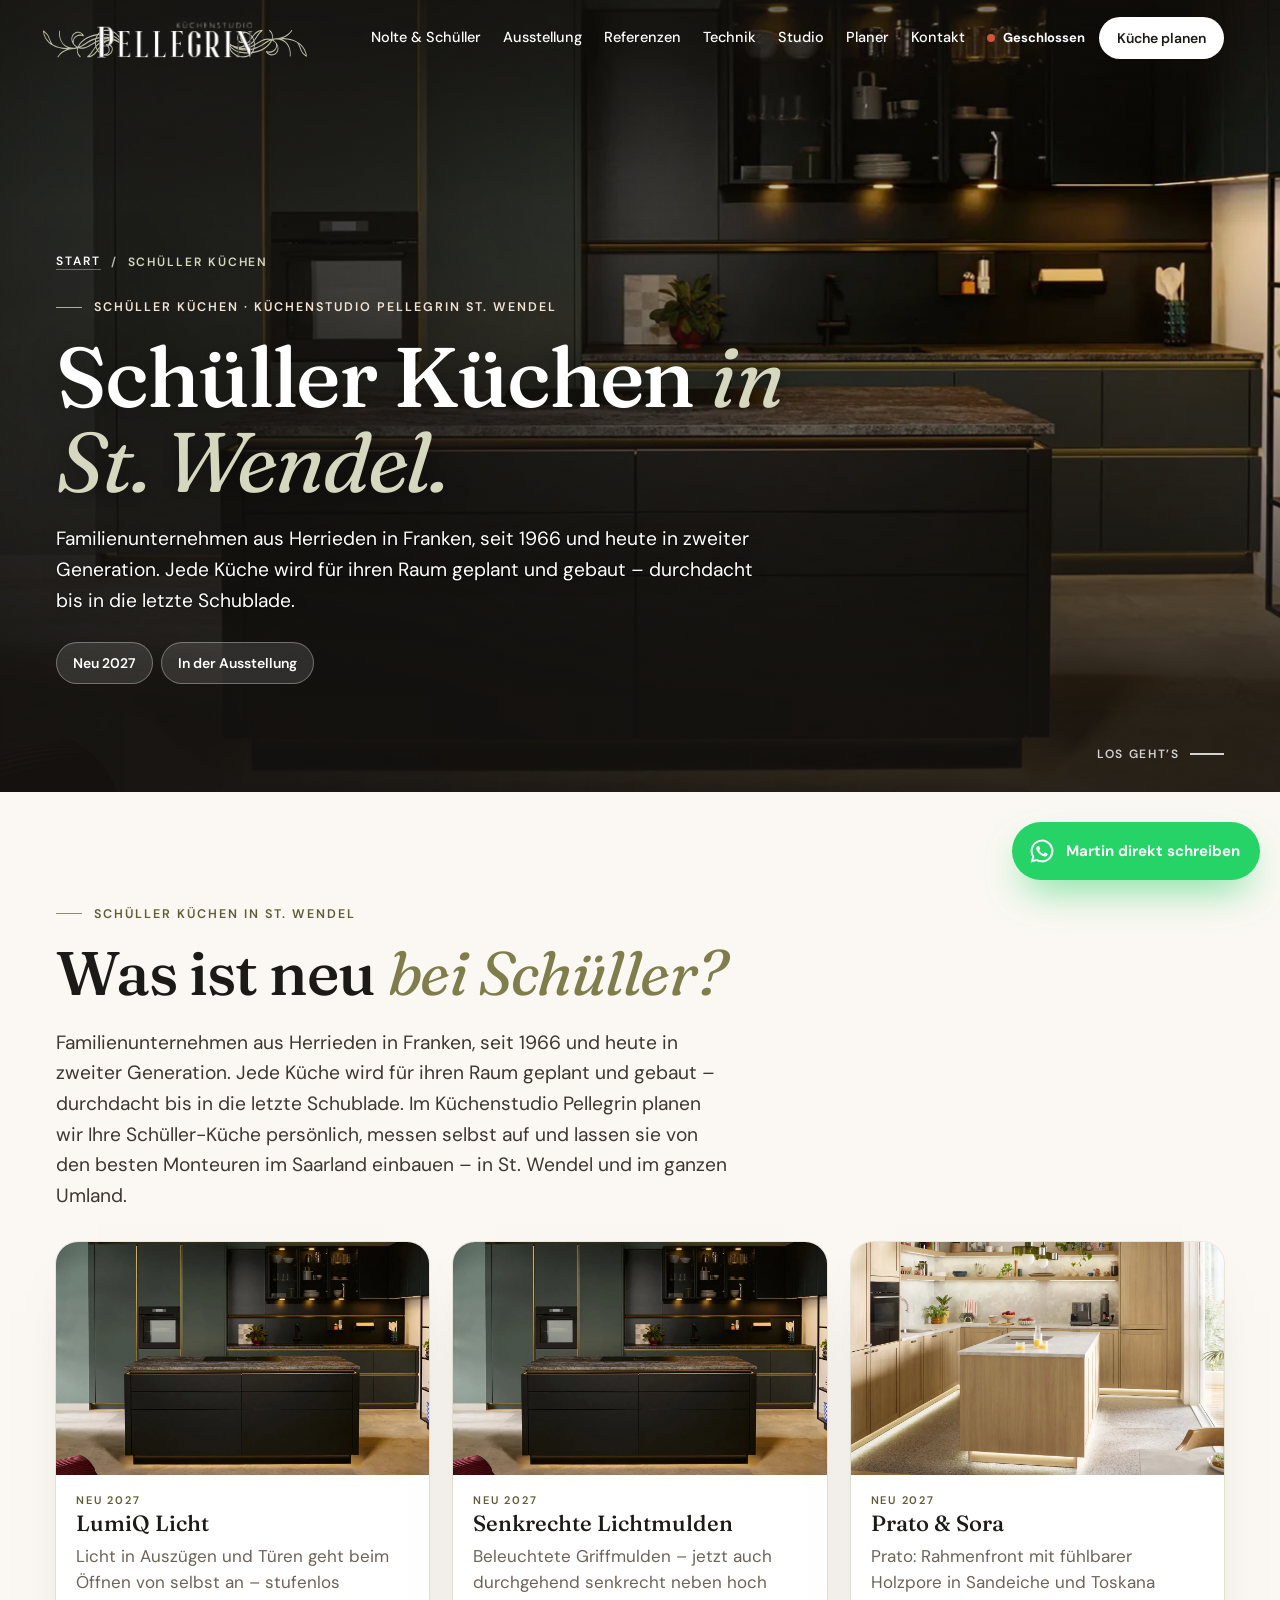
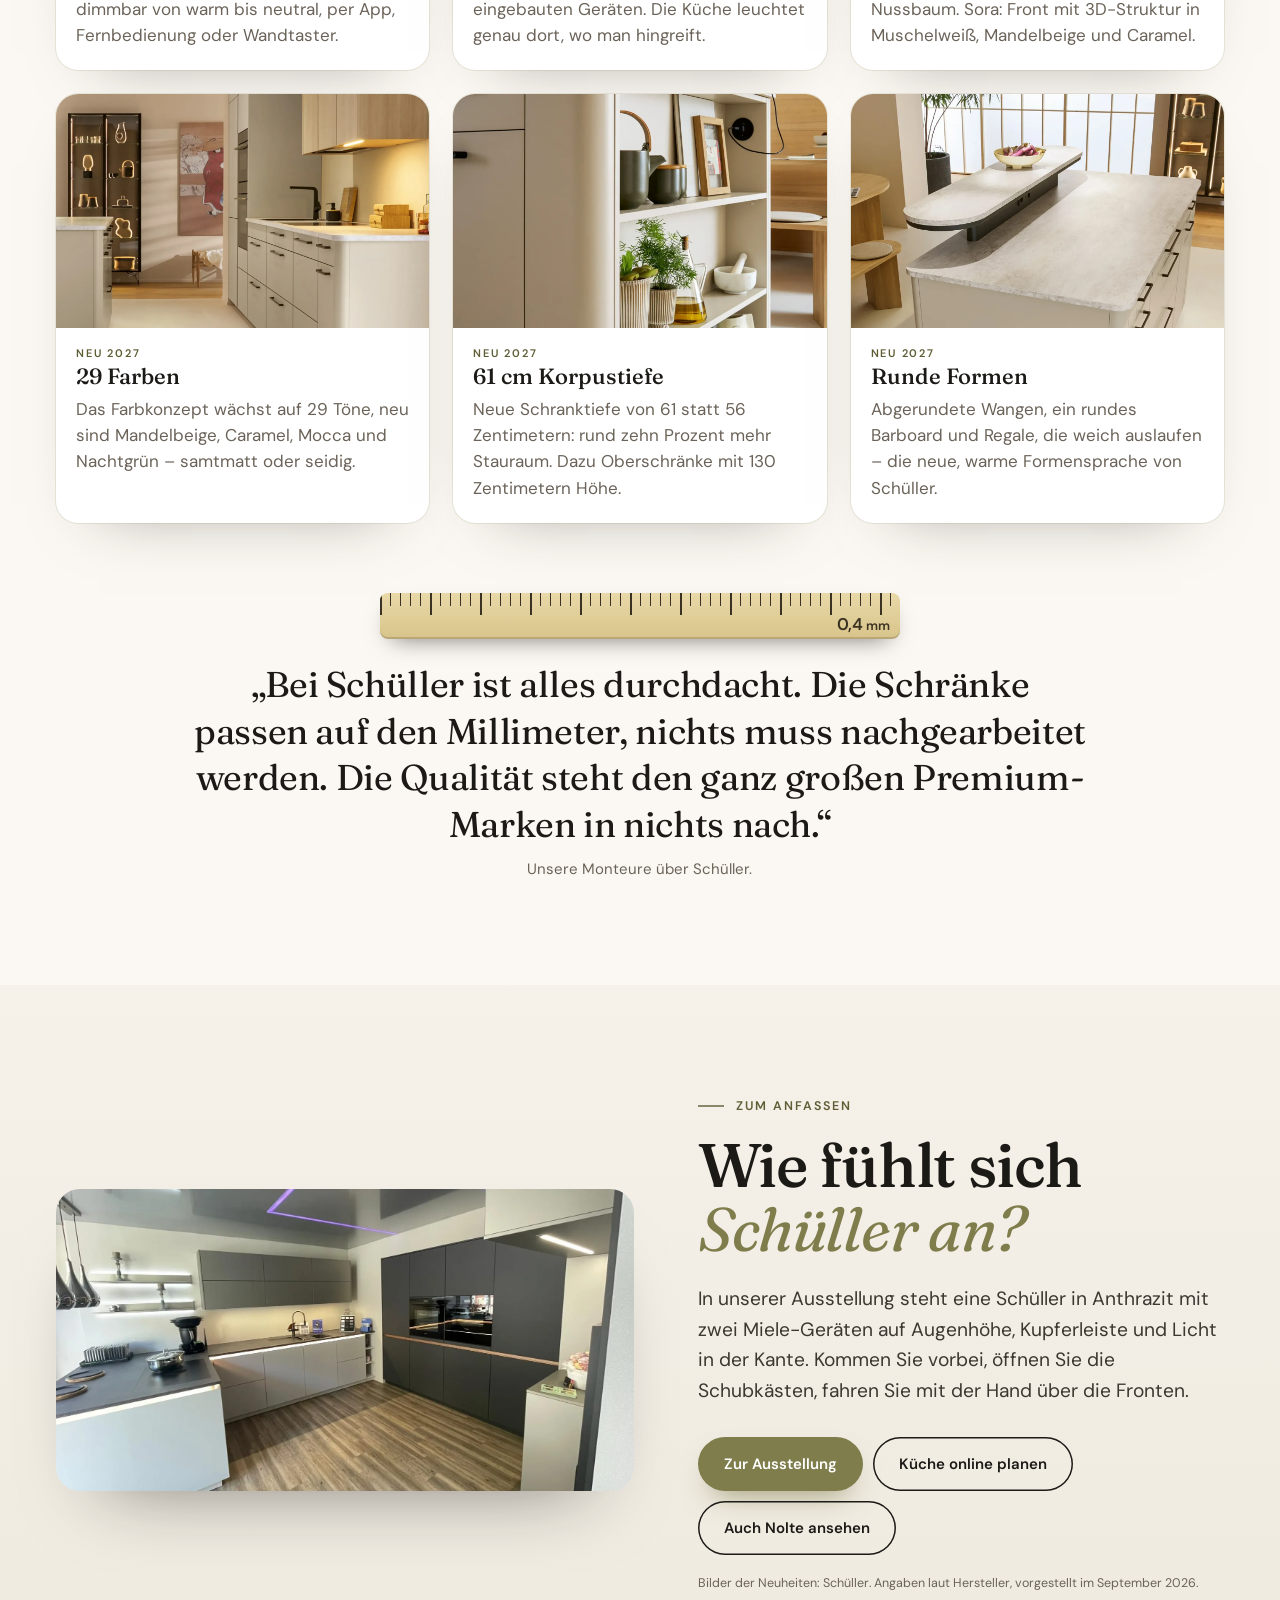
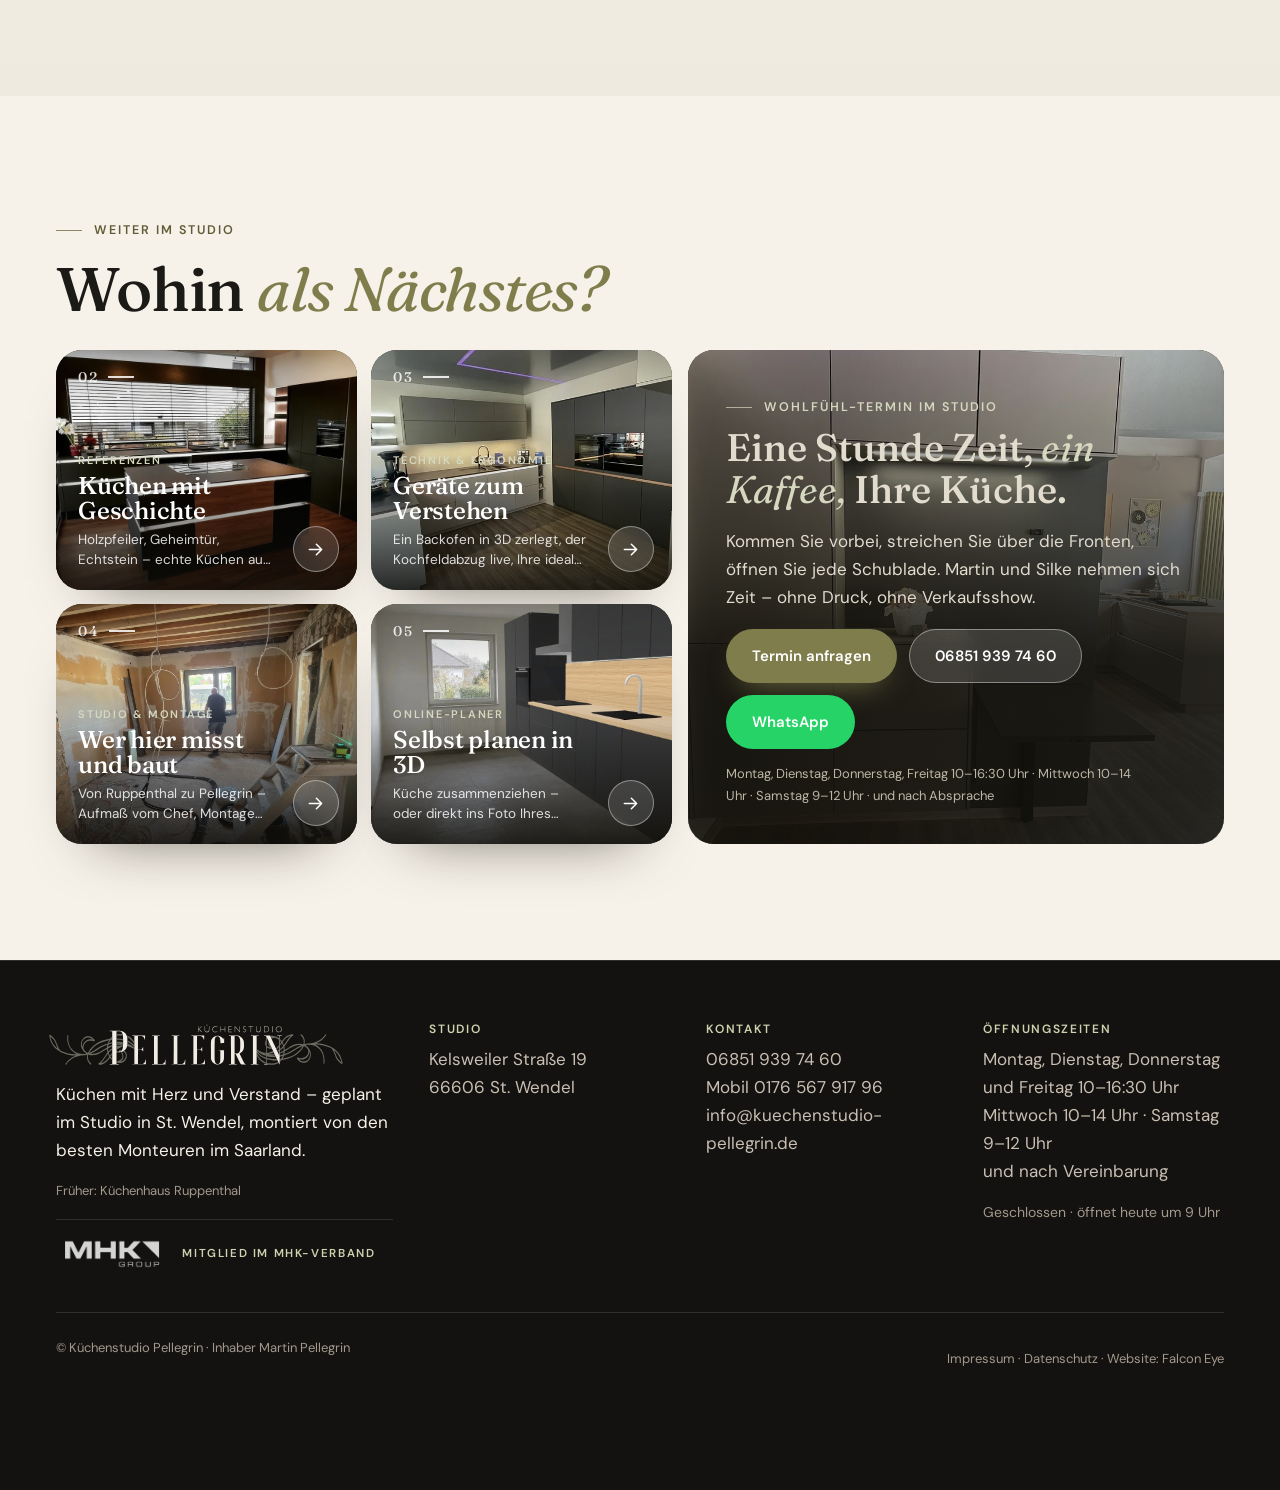
<file: schueller-kuechen.html>
<!doctype html>
<html lang="de" data-page="marke" data-hook="https://hook.eu1.make.com/a36b9tmomybuo3w4ffzs7iai0kumm900">
<head>
<meta charset="utf-8">
<script data-fe="intro">/* Intro bei jedem Oeffnen (auch Neuladen), nicht beim Zurueckklicken innerhalb der Seite; ?nointro ueberspringt */try{(function(k){var s=location.search;if(/[?&]nointro/.test(s)){sessionStorage.setItem(k,'1');return}var t=(performance.getEntriesByType('navigation')[0]||{}).type||'',i=false;if(t==='back_forward')return;try{var r=new URL(document.referrer);i=r.origin===location.origin&&r.pathname.indexOf(location.pathname.replace(/[^/]*$/,''))===0}catch(e){}if(/[?&]intro(&|=|$)/.test(s)||t==='reload'||!i)sessionStorage.removeItem(k)})('pel-intro3')}catch(e){}</script>
<meta name="viewport" content="width=device-width, initial-scale=1, viewport-fit=cover">
<title>Schüller Küchen St. Wendel & Saarland | Küchenstudio Pellegrin</title>
<meta name="description" content="Schüller Küchen im Küchenstudio Pellegrin in St. Wendel: Maßarbeit im feinen Raster, Neuheiten 2027 und Premium-Qualität, die unsere Monteure schätzen.">
<meta name="robots" content="index, follow">
<link rel="canonical" href="https://kuechenstudio-pellegrin.de/schueller-kuechen.html">
<meta property="og:type" content="website">
<meta property="og:locale" content="de_DE">
<meta property="og:site_name" content="Küchenstudio Pellegrin">
<meta property="og:title" content="Schüller Küchen St. Wendel & Saarland | Küchenstudio Pellegrin">
<meta property="og:description" content="Schüller Küchen im Küchenstudio Pellegrin in St. Wendel: Maßarbeit im feinen Raster, Neuheiten 2027 und Premium-Qualität, die unsere Monteure schätzen.">
<meta property="og:image" content="https://kuechenstudio-pellegrin.de/og.jpg">
<meta property="og:image:width" content="1200">
<meta property="og:image:height" content="630">
<meta property="og:image:alt" content="Küchenstudio Pellegrin in St. Wendel – Nolte und Schüller Küchen">
<meta property="og:url" content="https://kuechenstudio-pellegrin.de/schueller-kuechen.html">
<meta name="twitter:card" content="summary_large_image">
<meta name="twitter:title" content="Schüller Küchen St. Wendel & Saarland | Küchenstudio Pellegrin">
<meta name="twitter:description" content="Schüller Küchen im Küchenstudio Pellegrin in St. Wendel: Maßarbeit im feinen Raster, Neuheiten 2027 und Premium-Qualität, die unsere Monteure schätzen.">
<meta name="twitter:image" content="https://kuechenstudio-pellegrin.de/og.jpg">
<meta name="theme-color" content="#f6f1e9">
<link rel="icon" href="img/favicon.png">
<link rel="apple-touch-icon" href="img/apple-touch-icon.png">
<link rel="preload" href="fonts/fraunces-latin-500-normal.woff2" as="font" type="font/woff2" crossorigin>
<style>:where(img[height]){height:auto}</style>
<link rel="stylesheet" href="assets/style.css?v=1794489744">
<link rel="stylesheet" href="assets/kp.css?v=1794489744">
<link rel="stylesheet" href="assets/pg.css?v=1794489744">
<link rel="stylesheet" href="assets/brand.css?v=1794489744">
<link rel="stylesheet" href="assets/mk2.css?v=1794489744">
<link rel="stylesheet" href="assets/uni.css?v=1794489744">
<script type="application/ld+json">{"@context": "https://schema.org", "@graph": [{"@id": "https://kuechenstudio-pellegrin.de/#studio", "@type": ["HomeGoodsStore", "LocalBusiness"], "name": "Küchenstudio Pellegrin", "url": "https://kuechenstudio-pellegrin.de/"}, {"@type": "WebPage", "@id": "https://kuechenstudio-pellegrin.de/schueller-kuechen.html#seite", "url": "https://kuechenstudio-pellegrin.de/schueller-kuechen.html", "name": "Schüller Küchen St. Wendel & Saarland | Küchenstudio Pellegrin", "description": "Schüller Küchen im Küchenstudio Pellegrin in St. Wendel: Maßarbeit im feinen Raster, Neuheiten 2027 und Premium-Qualität, die unsere Monteure schätzen.", "inLanguage": "de-DE", "isPartOf": {"@id": "https://kuechenstudio-pellegrin.de/#website"}, "about": {"@id": "https://kuechenstudio-pellegrin.de/#studio"}, "breadcrumb": {"@type": "BreadcrumbList", "itemListElement": [{"@type": "ListItem", "position": 1, "name": "Startseite", "item": "https://kuechenstudio-pellegrin.de/"}, {"@type": "ListItem", "position": 2, "name": "Schüller Küchen", "item": "https://kuechenstudio-pellegrin.de/schueller-kuechen.html"}]}}]}</script>
</head>
<body>
<a class="skip" href="#main">Zum Inhalt springen</a>
<header class="hdr">
  <a class="brand" href="index.html" aria-label="Küchenstudio Pellegrin – Startseite"><svg class="plogo pl-full pl-anim pl-head" viewBox="70 74 2750 414" role="img" aria-label="Küchenstudio Pellegrin" data-pl-play><defs><linearGradient id="hdgL" x1="0" x2="1"><stop offset="0" stop-color="#000"/><stop offset=".05" stop-color="#fff"/></linearGradient><linearGradient id="hdgR" x1="0" x2="1"><stop offset=".95" stop-color="#fff"/><stop offset="1" stop-color="#000"/></linearGradient><mask id="hdmL" maskUnits="userSpaceOnUse" x="-3000" y="0" width="9000" height="750"><rect class="pl-mL" x="880" y="0" width="3000" height="750" fill="url(#hdgL)"/></mask><mask id="hdmR" maskUnits="userSpaceOnUse" x="-3000" y="0" width="9000" height="750"><rect class="pl-mR" x="-996" y="0" width="3000" height="750" fill="url(#hdgR)"/></mask><linearGradient id="hdsh" gradientUnits="userSpaceOnUse" x1="0" x2="420" y1="0" y2="0"><stop offset="0" stop-color="#fff" stop-opacity="0"/><stop offset=".5" stop-color="#fff" stop-opacity=".85"/><stop offset="1" stop-color="#fff" stop-opacity="0"/></linearGradient><clipPath id="hdcl"><use href="#hdc0"/><use href="#hdc1"/><use href="#hdc2"/><use href="#hdc3"/><use href="#hdc4"/><use href="#hdc5"/><use href="#hdc6"/><use href="#hdc7"/><use href="#hdc8"/></clipPath></defs><g class="pl-fl pl-fl-l" mask="url(#hdmL)"><path d="M251 473C249 471 248 469 248 468C248 466 264 445 273 435C289 419 314 402 336 394C340 393 340 392 338 392C337 392 333 391 330 391C313 391 278 385 255 378C196 362 148 327 124 283C111 261 105 241 100 210C99 207 103 201 105 201C109 201 136 224 145 236C156 250 161 258 173 292C179 308 187 325 194 335C198 342 198 342 210 348C248 367 289 377 342 379L354 380L343 375C306 355 281 322 270 279C265 261 263 237 265 217C266 210 266 204 266 203C266 203 268 204 271 204C274 205 275 206 275 207C274 209 274 216 273 223C270 294 305 351 364 370C384 377 407 379 428 376C441 373 441 374 434 368C398 342 381 299 394 261C401 239 421 220 443 214C452 212 468 213 476 216C490 221 505 233 514 246L518 252L516 256C514 260 513 261 512 261C511 260 506 259 502 258C488 253 469 253 458 257C446 261 438 266 430 275C417 288 412 301 413 318C414 333 416 338 427 348C435 356 450 366 453 366C454 366 456 363 458 360C471 332 505 297 539 276C565 260 604 246 642 240L656 237L665 228L674 218L674 226C674 231 674 234 673 235C672 236 672 236 673 236C674 236 674 238 674 242L674 248L668 248C662 249 661 250 659 252C657 254 647 274 647 275C647 275 652 274 657 273C662 271 668 270 670 270L674 269L674 275C674 279 674 281 673 281C672 282 665 283 658 285C650 287 644 288 643 289C642 290 638 310 639 310C639 311 646 308 655 304C675 293 674 294 674 301L674 308L656 316L638 325L638 329C638 333 640 349 641 351C641 352 642 352 646 348C650 343 660 335 669 328L674 325L674 332L674 339L670 342C664 346 653 356 648 361L644 366L646 372C648 378 655 391 656 392C656 392 656 392 657 391C658 390 662 385 666 378L674 368L674 376L674 384L668 393C661 402 661 402 669 410L674 416L674 423L674 430L667 424C664 420 659 415 658 414L656 410L654 413C634 441 618 456 598 465C588 470 574 474 564 474C560 475 556 475 555 476C554 476 553 475 552 470C551 465 551 464 553 462C568 450 572 446 578 440C588 429 596 417 613 392C621 379 629 368 631 366C634 362 634 362 632 356C632 352 631 346 630 342C629 330 632 329 601 347C548 380 527 388 495 387C482 387 478 387 470 385C464 383 459 382 459 382C458 382 455 394 454 402C453 422 460 439 476 456L485 466L483 470C482 473 481 475 480 475C478 475 462 458 458 450C446 432 443 410 447 390C448 387 448 385 448 384C448 384 443 385 438 386C434 387 423 388 415 389C342 394 285 425 256 474C254 476 254 476 251 473ZM589 456C607 449 626 433 643 411L650 402L646 394C644 391 641 385 640 381C639 378 637 375 637 375C636 375 628 386 619 400C599 430 593 438 582 451C572 462 572 462 589 456ZM726 457L719 456L719 449C719 446 719 443 720 443C720 443 724 442 728 442C746 438 760 428 767 414C770 409 770 408 770 398C770 387 770 386 767 379C765 375 761 369 759 367C756 364 755 362 756 362C762 359 766 359 767 360C777 375 779 382 779 398C779 407 779 410 777 416C773 427 764 438 754 444C752 445 750 446 750 447C751 447 754 446 758 446C783 440 802 416 802 391C802 376 795 365 782 359L775 355L781 352L786 348L790 350C798 354 806 366 810 378C812 386 811 403 808 413C800 436 782 452 761 458C753 459 734 459 726 457ZM510 374C525 373 546 366 568 354C581 346 628 318 629 316C630 316 630 314 630 311C630 308 631 303 631 299C632 295 632 292 632 292C632 292 626 294 620 297C591 308 566 320 539 339C518 353 506 360 491 368C478 374 478 374 481 374C489 376 496 376 510 374ZM476 362C494 354 509 345 534 328C564 308 590 295 620 284C637 278 636 279 639 270C640 267 643 261 645 257C647 254 648 251 648 251C647 251 640 252 632 254C595 262 562 274 536 291C510 308 483 336 470 358C468 361 466 364 466 365C466 366 468 365 476 362ZM742 346C743 343 744 340 744 340C744 339 762 340 763 340C763 341 762 342 760 344C757 348 752 350 746 351L742 352L742 346ZM720 329C719 323 720 322 722 320L726 317L723 318C720 318 720 318 720 312L720 306L723 305C728 304 753 299 755 299C756 299 760 298 765 296C769 295 773 294 774 294C774 295 774 298 773 301L772 306L765 309C755 313 740 321 729 328L720 335L720 329ZM867 324C853 316 838 310 827 307C822 306 818 305 817 305C817 304 818 303 818 301C819 299 819 294 820 290L820 282L832 288C844 294 859 303 869 311C873 314 876 316 876 316C877 316 877 320 877 323L876 330L867 324ZM174 319C171 314 167 302 164 294C154 266 148 254 136 241C128 232 111 217 110 219C110 220 115 240 119 250C127 273 140 293 157 310C164 317 176 328 178 328C178 328 176 324 174 319ZM408 292C416 268 436 250 461 244C468 242 471 242 482 242C489 243 496 243 497 244C499 244 499 244 496 240C472 219 439 220 416 242C399 260 394 283 402 309L403 314L404 306C405 302 407 296 408 292ZM874 307C866 296 846 280 828 271L820 267L820 260L820 254L826 257C842 264 858 275 870 287L877 295L877 303L876 311L874 307ZM720 287C719 280 718 281 738 279C746 278 752 278 752 278C752 277 745 277 736 276L720 276L720 270L720 264L736 264C745 265 757 266 762 266C768 267 773 268 773 268C774 268 774 273 774 280L774 292L757 291C746 291 737 291 730 292L720 294L720 287ZM875 279C868 262 846 240 826 227C819 223 819 223 816 216C815 212 814 208 814 208C815 208 827 215 838 221C848 229 866 246 872 256L877 263L877 272C876 282 876 282 875 279ZM767 251C756 249 735 247 727 247L720 247L720 240L720 234L729 234C746 236 772 239 774 240C774 241 774 243 774 247L774 252L767 251ZM720 204C720 201 720 198 719 198C719 196 733 194 750 194C768 194 770 194 770 199C771 201 771 203 772 205C772 207 772 207 754 206C741 206 733 206 728 207L720 209L720 204Z"/></g><g class="pl-fl pl-fl-r" mask="url(#hdmR)"><path d="M2121 475C2112 474 2112 474 2113 472C2114 470 2114 470 2113 468C2111 466 2110 466 2103 466L2095 466L2095 462L2095 457L2104 460C2133 467 2164 465 2188 454L2196 450L2198 455L2201 460L2193 464C2177 473 2161 476 2138 476C2130 476 2122 476 2121 475ZM2775 464C2752 446 2737 429 2728 410C2726 406 2721 394 2718 384C2710 364 2700 343 2694 334C2690 328 2688 327 2680 322C2654 309 2621 299 2588 294C2572 292 2550 290 2541 290L2535 290L2545 295C2592 319 2618 364 2623 424C2624 437 2623 464 2622 466C2621 466 2619 466 2617 465C2614 465 2614 464 2614 462C2622 387 2591 326 2532 302C2509 292 2478 290 2453 295L2448 296L2454 302C2505 337 2514 408 2472 442C2441 467 2400 460 2374 424L2370 418L2372 413C2374 409 2375 408 2376 409C2406 421 2436 416 2457 396C2470 383 2476 369 2475 352C2474 335 2470 328 2456 316C2449 311 2434 302 2434 303C2434 303 2432 306 2430 310C2423 325 2408 346 2391 361C2353 398 2306 420 2245 430L2231 432L2224 440L2218 448L2217 442C2217 438 2217 432 2217 428L2217 421L2222 421C2225 421 2227 420 2228 418C2231 416 2241 396 2240 395C2240 395 2236 396 2232 397C2217 400 2217 400 2217 398C2215 392 2216 388 2218 388C2228 386 2243 382 2244 381C2245 380 2246 377 2247 371C2250 357 2251 357 2233 366C2225 370 2217 374 2217 374C2216 374 2216 371 2216 368L2216 362L2232 354C2241 349 2249 345 2249 344C2250 343 2249 320 2247 318C2247 317 2243 321 2238 325C2230 333 2224 338 2219 342L2216 343L2216 336L2216 330L2223 324C2226 322 2233 316 2237 312L2244 304L2242 299C2240 291 2233 278 2232 278C2232 278 2228 283 2224 288L2216 299L2216 291L2216 283L2221 275C2227 267 2227 268 2219 260C2216 256 2216 256 2216 249L2216 242L2220 244C2221 246 2225 250 2228 253L2232 259L2240 249C2264 216 2288 201 2322 196C2335 194 2335 194 2335 197C2337 206 2338 205 2330 211C2313 224 2302 238 2277 275C2268 288 2260 301 2258 303L2255 307L2256 318C2257 323 2258 329 2258 331C2258 333 2258 336 2259 337L2259 339L2264 336C2266 334 2278 328 2290 321C2315 305 2340 292 2354 288C2379 280 2402 280 2428 288C2431 288 2434 277 2433 262C2433 243 2426 228 2411 212C2407 208 2403 204 2403 204C2403 203 2404 201 2405 198L2407 194L2412 198C2415 201 2420 206 2424 210C2441 232 2446 255 2440 283L2440 286L2443 285C2450 283 2464 281 2478 280C2507 278 2539 270 2564 257C2591 244 2612 226 2628 202C2631 198 2634 194 2634 194C2634 194 2636 196 2637 198C2641 202 2641 202 2629 217C2611 242 2586 262 2557 273L2547 278L2556 278C2606 282 2645 292 2680 310C2740 339 2776 388 2787 451L2789 462L2786 466C2784 468 2782 469 2782 469C2782 469 2779 467 2775 464ZM2076 463C2047 450 2020 425 2007 399C2004 394 2004 393 2004 382L2004 370L2007 377C2017 405 2036 426 2064 444C2069 446 2076 450 2079 451L2085 454L2085 460C2085 463 2085 466 2084 466C2084 466 2080 464 2076 463ZM2776 444C2769 411 2751 379 2727 356C2720 349 2712 342 2711 342C2710 342 2712 345 2713 349C2717 356 2721 366 2728 384C2736 407 2742 418 2755 432C2763 440 2777 452 2778 452C2778 451 2778 448 2776 444ZM2445 443C2456 440 2470 431 2477 422C2489 404 2493 385 2487 363L2485 354L2484 362C2481 386 2465 409 2444 419C2439 422 2432 425 2428 426C2421 428 2403 428 2395 427L2390 426L2392 429C2404 442 2426 447 2445 443ZM2155 435C2140 434 2119 431 2105 428L2094 425L2095 419C2095 416 2095 413 2096 413C2096 413 2101 414 2107 415C2125 420 2144 422 2165 423L2184 423L2186 429C2187 432 2189 435 2189 435C2189 436 2172 436 2155 435ZM2077 419C2048 408 2026 393 2010 373L2004 366L2004 351C2004 343 2004 336 2004 336C2005 336 2009 339 2015 342C2039 356 2057 363 2075 365L2085 366L2085 380L2085 394L2077 391C2059 384 2037 372 2021 360C2013 354 2007 350 2007 352C2007 354 2020 369 2026 376C2040 388 2060 400 2079 407L2085 409L2085 416C2085 419 2085 422 2085 422C2085 422 2081 421 2077 419ZM2252 416C2285 410 2318 398 2342 385C2372 367 2403 338 2418 312C2420 308 2422 305 2422 304C2421 304 2399 314 2388 320C2382 323 2366 333 2354 341C2320 363 2297 375 2266 386L2252 392L2249 399C2248 403 2245 409 2244 412C2242 415 2241 417 2241 418C2241 418 2243 418 2252 416ZM2140 405C2129 404 2115 402 2103 399L2094 397L2094 382L2094 366L2101 366C2114 364 2129 359 2148 348C2149 348 2157 366 2157 367C2157 367 2150 368 2142 369C2134 371 2124 373 2120 374L2112 377L2116 378C2123 379 2149 379 2156 378L2162 377L2165 382C2166 386 2167 388 2167 388C2166 389 2150 391 2141 391C2125 391 2137 393 2156 393L2170 393L2172 399C2174 404 2175 405 2173 405C2171 406 2153 406 2140 405ZM2204 373L2201 368L2204 366C2206 365 2206 365 2207 369C2207 370 2207 374 2207 375C2206 378 2206 378 2204 373ZM2272 372C2301 360 2320 350 2352 328C2372 315 2393 303 2404 299C2407 298 2409 296 2409 296C2409 294 2391 294 2381 295C2355 298 2336 306 2286 336C2272 344 2260 352 2260 352C2259 353 2258 356 2258 360C2258 364 2257 369 2256 372C2256 375 2256 377 2257 377C2258 377 2264 374 2272 372ZM2192 349C2191 346 2190 344 2190 344C2190 344 2194 342 2199 339L2207 335L2207 342L2207 349L2202 351C2198 353 2196 354 2196 354C2195 354 2194 352 2192 349ZM2183 329L2181 324L2188 316C2192 312 2198 306 2201 302L2206 296L2206 300C2206 303 2206 306 2207 308C2207 311 2207 312 2196 323L2186 334L2183 329ZM2120 329C2113 327 2103 324 2098 320C2094 317 2094 317 2094 310L2094 303L2098 306C2103 310 2111 314 2118 315C2127 318 2128 318 2122 311C2113 300 2108 285 2108 271L2108 262L2113 272C2116 277 2118 284 2119 287C2120 289 2122 294 2124 296C2126 300 2133 314 2139 327L2140 330L2133 330C2130 330 2124 329 2120 329ZM2082 302C2075 289 2075 267 2082 252L2085 246L2085 276C2085 293 2085 306 2084 306C2084 306 2083 304 2082 302ZM2253 293C2253 292 2262 280 2271 266C2289 239 2297 228 2308 217C2312 212 2315 209 2315 209C2312 209 2296 215 2289 219C2273 227 2261 238 2245 259L2238 268L2243 277C2246 283 2248 289 2249 291C2250 296 2251 296 2253 293ZM2094 240L2094 232L2097 236C2099 241 2099 243 2096 247L2094 250L2094 240ZM2200 243C2194 238 2175 228 2170 227C2166 227 2154 229 2146 233C2139 236 2140 236 2137 230C2135 226 2135 226 2137 224C2138 223 2138 223 2136 223C2134 223 2133 222 2131 218C2130 215 2129 212 2130 212C2130 210 2145 210 2154 211C2171 213 2195 223 2206 233C2206 233 2206 236 2206 240L2206 247L2200 243Z"/></g><g class="pl-word"><path class="pl-c" id="hdc0" style="--i:0" d="M655 470L655 468L666 468L677 468L677 318L677 168L666 168C656 168 656 167 655 165L655 163L705 163C760 164 759 164 774 171C790 178 801 190 809 206C816 219 816 224 816 263L816 298L813 307C804 333 786 350 760 358C756 359 747 359 735 360L716 360L716 414L716 468L727 468L738 468L738 470L738 473L696 473L655 473L655 470ZM753 352C762 348 769 339 773 325C776 312 777 297 777 252C776 214 776 210 774 202C770 185 764 174 755 170C751 168 749 168 733 167L716 167L716 261C717 312 717 355 717 355C717 355 724 355 733 355C746 354 749 354 753 352Z"/><path class="pl-c" id="hdc1" style="--i:1" d="M861 470C861 468 863 468 870 468L880 468L880 339L880 211L870 211C862 211 861 211 861 209C861 207 862 207 920 207L978 207L978 226C978 245 978 246 976 246C974 246 974 245 974 242C974 233 964 219 954 214C949 212 947 212 931 211L913 211L913 272L913 333L926 333C933 333 941 332 944 332C950 330 955 325 956 319C957 316 958 315 959 315C961 315 961 316 961 334C961 353 961 354 959 354C958 354 957 353 957 352C957 349 953 342 950 340C946 337 939 336 926 336L914 336L913 402L913 468L934 468C954 468 955 467 960 465C971 460 979 448 981 435C982 429 983 428 984 428C986 428 986 430 986 450L986 471L924 471C869 471 861 471 861 470Z"/><path class="pl-c" id="hdc2" style="--i:2" d="M1041 470C1041 468 1042 468 1050 468L1060 468L1060 340L1060 212L1051 212C1043 212 1042 211 1041 210C1041 208 1043 208 1077 208C1112 208 1113 208 1113 210C1113 212 1112 212 1104 212L1094 212L1094 327C1094 390 1094 448 1094 455L1094 468L1114 468C1135 468 1136 468 1141 465C1153 459 1161 448 1162 435C1162 430 1163 428 1164 428C1166 428 1166 429 1166 450L1166 472L1104 472C1042 472 1041 472 1041 470Z"/><path class="pl-c" id="hdc3" style="--i:3" d="M1222 471C1221 471 1221 470 1221 469C1221 468 1223 468 1230 468L1240 468L1240 457C1241 451 1241 393 1241 329L1241 212L1232 212C1223 212 1222 212 1222 210C1222 208 1223 208 1258 208C1292 208 1293 208 1293 210C1293 212 1292 212 1284 212L1274 212L1274 340L1274 468L1295 468C1315 468 1316 468 1322 465C1333 459 1341 448 1343 435C1343 429 1344 428 1345 428C1347 428 1347 429 1347 440C1347 447 1347 457 1346 462L1346 472L1284 472C1250 472 1222 472 1222 471Z"/><path class="pl-c" id="hdc4" style="--i:4" d="M1402 470C1402 468 1404 468 1412 468L1421 468L1421 340L1421 211L1412 211C1403 211 1402 211 1402 209C1402 207 1403 207 1461 207L1520 207L1520 226C1520 245 1520 246 1518 246C1517 246 1516 245 1515 241C1514 233 1510 226 1504 221C1495 212 1492 212 1472 211L1455 211L1454 257C1454 283 1454 310 1454 318L1454 332L1468 333C1475 333 1483 333 1485 332C1491 330 1497 324 1498 319C1498 316 1499 315 1500 315C1502 315 1502 316 1502 334C1502 353 1502 354 1500 354C1498 354 1498 353 1498 351C1498 348 1495 343 1491 340C1487 337 1482 336 1468 336L1455 336L1455 363C1455 378 1455 407 1454 429L1454 468L1473 468C1494 468 1499 467 1507 462C1514 456 1521 446 1523 436C1524 429 1524 428 1526 428C1527 428 1527 432 1527 450L1527 471L1464 471C1410 471 1402 471 1402 470Z"/><path class="pl-c" id="hdc5" style="--i:5" d="M1633 472C1620 470 1609 464 1600 454C1592 446 1589 441 1585 430L1582 422L1582 343C1582 255 1582 256 1589 242C1607 205 1654 197 1683 225C1687 228 1691 233 1693 236C1697 243 1699 242 1699 236C1699 232 1699 231 1701 231C1703 231 1703 232 1703 254L1703 276L1694 276C1688 276 1681 276 1677 277L1669 277L1669 263C1667 228 1659 213 1642 213C1630 213 1623 220 1618 237C1616 245 1615 425 1618 439C1621 459 1629 470 1642 469C1655 469 1662 462 1667 442C1668 435 1668 430 1668 390L1668 346L1661 345C1654 345 1653 345 1653 343C1654 342 1656 342 1678 342L1702 342L1702 382C1702 426 1702 427 1696 440C1685 462 1658 476 1633 472Z"/><path class="pl-c" id="hdc6" style="--i:6" d="M1747 471C1747 469 1748 469 1756 469L1766 468L1766 414C1766 383 1766 326 1765 285L1765 212L1756 212C1748 212 1746 211 1746 210C1746 208 1748 208 1786 208C1832 208 1835 208 1849 215C1864 223 1876 237 1882 254C1884 261 1884 264 1885 289C1885 321 1884 326 1878 341C1872 352 1862 363 1852 368C1848 370 1845 372 1845 372C1845 373 1854 393 1866 417C1889 464 1890 466 1898 468C1902 469 1903 470 1903 471C1903 473 1902 473 1885 473C1875 473 1865 472 1863 472C1855 470 1853 466 1830 420L1809 376L1804 376L1799 376L1799 422L1799 469L1808 469C1817 469 1818 469 1818 471C1818 473 1817 473 1782 473C1748 473 1747 473 1747 471ZM1830 370C1839 366 1845 357 1849 342C1851 333 1852 270 1850 254C1848 234 1843 222 1833 216C1829 212 1829 212 1814 212L1799 212L1799 292L1799 372L1813 372C1824 372 1827 372 1830 370Z"/><path class="pl-c" id="hdc7" style="--i:7" d="M1948 471C1948 469 1949 469 1958 469L1967 469L1967 340L1967 212L1958 212C1949 212 1948 212 1948 210C1948 208 1949 208 1984 208C2018 208 2020 208 2020 210C2020 211 2018 212 2010 212L2001 212L2001 340L2001 469L2011 469C2019 469 2020 469 2020 471C2020 472 2017 472 1984 473C1948 473 1948 473 1948 471Z"/><path class="pl-c" id="hdc8" style="--i:8" d="M2069 471C2069 469 2070 469 2078 469L2088 469L2088 340L2088 212L2078 212C2070 212 2069 212 2069 210C2069 208 2070 208 2096 208L2124 208L2131 223C2135 232 2151 267 2167 301C2183 335 2199 369 2202 376C2206 384 2209 390 2209 390C2210 391 2210 215 2209 212C2209 212 2205 212 2200 212C2192 212 2190 211 2190 210C2190 208 2191 208 2211 208C2231 208 2232 208 2232 210C2232 212 2231 212 2222 212L2213 212L2213 331C2213 482 2213 473 2211 473C2210 473 2207 467 2192 434C2178 405 2166 378 2158 362C2154 352 2150 345 2150 344C2150 344 2147 337 2142 328C2138 320 2135 313 2135 312C2135 312 2117 274 2100 236C2096 227 2092 219 2091 219C2091 218 2091 445 2092 458L2092 469L2102 469C2110 469 2111 469 2111 471C2110 472 2109 472 2090 473C2070 473 2069 473 2069 471Z"/></g><rect class="pl-sheen" x="-700" y="140" width="420" height="360" fill="url(#hdsh)" clip-path="url(#hdcl)"/><g class="pl-sub"><path style="--j:0" d="M1442 560C1442 534 1442 533 1444 533C1446 533 1446 534 1446 546C1446 552 1446 558 1447 558C1447 558 1453 552 1460 546C1470 535 1472 533 1474 533C1477 533 1477 534 1465 546L1452 558L1466 572C1478 585 1479 586 1477 586C1474 586 1471 583 1461 573C1453 566 1447 560 1447 560C1446 560 1446 566 1446 573C1446 585 1446 586 1444 586C1442 586 1442 585 1442 560Z"/><path style="--j:1" d="M1516 586C1510 584 1507 581 1504 576C1502 571 1502 569 1502 552C1502 534 1502 533 1504 533C1506 533 1506 534 1506 551C1506 571 1506 574 1512 579C1518 584 1529 584 1535 579C1540 575 1541 571 1542 551C1542 534 1542 533 1544 533C1546 533 1546 534 1546 552C1545 573 1545 576 1539 582C1534 587 1523 588 1516 586ZM1515 522C1515 518 1515 518 1518 518C1520 518 1520 518 1520 522C1520 525 1520 525 1518 525C1515 525 1515 525 1515 522ZM1527 524C1526 521 1527 518 1530 518C1534 518 1534 524 1530 525C1529 525 1528 524 1527 524Z"/><path style="--j:2" d="M1592 586C1580 582 1573 572 1573 560C1573 539 1592 527 1613 534C1619 536 1620 537 1620 538L1620 541L1614 538C1598 532 1582 539 1578 554C1573 575 1594 589 1615 580L1620 578L1620 580C1620 585 1602 589 1592 586Z"/><path style="--j:3" d="M1647 560C1647 534 1647 533 1649 533C1651 533 1651 534 1651 546L1651 558L1669 558L1686 558L1687 545C1687 534 1687 533 1689 533C1691 533 1691 534 1691 560C1691 585 1691 586 1689 586C1687 586 1687 585 1687 574L1687 561L1669 561L1651 561L1651 574C1651 585 1651 586 1649 586C1647 586 1647 585 1647 560Z"/><path style="--j:4" d="M1721 560L1721 533L1736 533C1748 533 1750 533 1750 534C1750 536 1748 536 1738 536L1726 536L1726 546L1726 557L1738 557C1748 557 1749 557 1749 559C1749 561 1748 561 1738 561L1726 561L1726 572L1726 583L1738 583C1749 583 1751 583 1751 584C1751 586 1749 586 1736 586L1721 586L1721 560Z"/><path style="--j:5" d="M1778 560L1778 533L1780 533C1782 533 1787 539 1802 556L1822 580L1822 556C1822 534 1822 533 1824 533C1826 533 1826 534 1826 560L1826 586L1824 586C1822 586 1817 580 1802 563L1782 539L1782 563C1782 585 1782 586 1780 586C1778 586 1778 585 1778 560Z"/><path style="--j:6" d="M1859 585C1855 583 1854 582 1854 580L1854 578L1859 580C1868 585 1876 583 1878 575C1880 569 1878 566 1868 561C1857 556 1854 552 1854 546C1854 535 1865 529 1877 534C1880 535 1881 536 1881 538L1881 540L1877 538C1868 533 1858 537 1858 546C1858 550 1861 553 1870 557C1876 560 1879 562 1881 565C1885 572 1883 581 1875 585C1870 588 1865 588 1859 585Z"/><path style="--j:7" d="M1924 561L1924 536L1914 536C1906 536 1904 536 1904 534C1904 533 1907 533 1926 533C1945 533 1948 533 1948 534C1948 536 1946 536 1938 536L1928 536L1928 561C1928 585 1928 586 1926 586C1924 586 1924 585 1924 561Z"/><path style="--j:8" d="M1986 586C1981 584 1978 581 1975 576C1973 571 1973 569 1973 552C1973 534 1973 533 1975 533C1977 533 1977 534 1977 551C1977 571 1978 574 1983 579C1989 584 2000 584 2006 579C2012 575 2012 571 2013 551C2013 534 2013 533 2015 533C2017 533 2017 534 2017 552C2016 573 2016 576 2010 582C2005 587 1994 588 1986 586Z"/><path style="--j:9" d="M2047 560L2047 533L2060 533C2079 533 2085 536 2090 546C2094 553 2095 565 2091 572C2085 583 2080 585 2061 586L2047 586L2047 560ZM2078 580C2093 572 2093 547 2078 539C2074 537 2071 537 2062 537L2052 536L2051 558C2051 571 2051 581 2052 582C2052 584 2072 583 2078 580Z"/><path style="--j:10" d="M2122 560L2122 533L2124 533L2127 533L2127 560L2127 586L2124 586L2122 586L2122 560Z"/><path style="--j:11" d="M2173 586C2153 579 2148 552 2164 539C2178 526 2201 532 2208 549C2210 554 2210 564 2209 569C2204 583 2188 590 2173 586ZM2193 581C2205 575 2209 559 2202 547C2190 527 2159 535 2159 559C2159 568 2165 578 2172 581C2178 584 2187 584 2193 581Z"/></g></svg></a>
  <nav class="nav" aria-label="Hauptmenü"><a href="index.html#hersteller">Nolte &amp; Schüller</a><a href="ausstellung.html">Ausstellung</a><a href="ausstellung.html#kuechen">Referenzen</a><a href="technik.html">Technik</a><a href="studio.html">Studio</a><a href="planer.html">Planer</a><a href="index.html#besuch">Kontakt</a></nav>
  <div class="hdr-r"><span class="status" data-status><i></i><b>Öffnungszeiten</b></span><a class="btn btn-ink sm" href="planer.html">Küche planen</a><button class="burger" aria-label="Menü öffnen" aria-expanded="false"><i></i><i></i></button></div>
</header>
<div class="mnav" aria-hidden="true"><nav><a href="index.html#hersteller">Nolte &amp; Schüller</a><a href="ausstellung.html">Ausstellung</a><a href="ausstellung.html#kuechen">Referenzen</a><a href="technik.html">Technik</a><a href="studio.html">Studio</a><a href="planer.html">Planer</a><a href="index.html#besuch">Kontakt</a></nav><div class="mnav-c"><a href="tel:+4968519397460">06851 939 74 60</a><span>Kelsweiler Straße 19, 66606 St. Wendel</span><span data-countdown></span></div></div>
<main id="main">
<section class="hero sub-hero" aria-labelledby="sh-h">
  <picture class="hero-pic"><source media="(max-aspect-ratio: 4/5)" srcset="img/hs/schueller-matera-lumiq-licht_m.webp"><img src="img/hs/schueller-matera-lumiq-licht.webp" alt="Schüller-Küche Matera mit warmem LumiQ-Licht in Regalen und Griffmulden" fetchpriority="high" width="1538" height="865"></picture>
  <div class="hero-shade" aria-hidden="true"></div>
  <div class="wrap hero-c">
    <nav class="crumbs" aria-label="Sie sind hier"><a href="index.html">Start</a><span aria-hidden="true">/</span><b>Schüller Küchen</b></nav>
    <p class="kick">Schüller Küchen · Küchenstudio Pellegrin St. Wendel</p>
    <h1 class="h1" id="sh-h">Schüller Küchen <em>in St. Wendel.</em></h1>
    <p class="lead">Familienunternehmen aus Herrieden in Franken, seit 1966 und heute in zweiter Generation. Jede Küche wird für ihren Raum geplant und gebaut – durchdacht bis in die letzte Schublade.</p>
    <ul class="sh-jump"><li><a href="#neuheiten">Neu 2027</a></li><li><a href="#ausstellung-schueller">In der Ausstellung</a></li></ul>
  </div>
  <a class="hero-cue" href="#neuheiten"><span>Los geht’s</span><i></i></a>
</section>
<section class="hsp" id="neuheiten" aria-labelledby="hsp-h">
  <div class="wrap">
    <div class="hsp-intro" data-rv><p class="kick dark">Schüller Küchen in St. Wendel</p><h2 class="h2" id="hsp-h">Was ist neu <em>bei Schüller?</em></h2><p class="lead">Familienunternehmen aus Herrieden in Franken, seit 1966 und heute in zweiter Generation. Jede Küche wird für ihren Raum geplant und gebaut – durchdacht bis in die letzte Schublade. Im Küchenstudio Pellegrin planen wir Ihre Schüller-Küche persönlich, messen selbst auf und lassen sie von den besten Monteuren im Saarland einbauen – in St. Wendel und im ganzen Umland.</p></div>
    <div class="hsp-g"><article class="hsp-c" data-rv style="--j:0"><picture><source media="(max-width: 760px)" srcset="img/hs/schueller-matera-lumiq-licht_m.webp"><img src="img/hs/schueller-matera-lumiq-licht.webp" alt="Schüller-Küche mit LumiQ-Lichtsystem im Abendlicht" loading="lazy" decoding="async" width="1538" height="865"></picture><div><p class="hsp-k">Neu 2027</p><h3>LumiQ Licht</h3><p>Licht in Auszügen und Türen geht beim Öffnen von selbst an – stufenlos dimmbar von warm bis neutral, per App, Fernbedienung oder Wandtaster.</p></div></article><article class="hsp-c" data-rv style="--j:1"><picture><source media="(max-width: 760px)" srcset="img/hs/schueller-matera-lumiq-licht_m.webp"><img src="img/hs/schueller-matera-lumiq-licht.webp" alt="Beleuchtete Griffmulden einer Schüller-Küche" loading="lazy" decoding="async" width="1538" height="865"></picture><div><p class="hsp-k">Neu 2027</p><h3>Senkrechte Lichtmulden</h3><p>Beleuchtete Griffmulden – jetzt auch durchgehend senkrecht neben hoch eingebauten Geräten. Die Küche leuchtet genau dort, wo man hingreift.</p></div></article><article class="hsp-c" data-rv style="--j:2"><picture><source media="(max-width: 760px)" srcset="img/hs/schueller-prato-holzkueche_m.webp"><img src="img/hs/schueller-prato-holzkueche.webp" alt="Schüller-Küche mit Holzfronten" loading="lazy" decoding="async" width="1538" height="865"></picture><div><p class="hsp-k">Neu 2027</p><h3>Prato &amp; Sora</h3><p>Prato: Rahmenfront mit fühlbarer Holzpore in Sandeiche und Toskana Nussbaum. Sora: Front mit 3D-Struktur in Muschelweiß, Mandelbeige und Caramel.</p></div></article><article class="hsp-c" data-rv style="--j:3"><picture><source media="(max-width: 760px)" srcset="img/hs/schueller-sandgrau-kueche_m.webp"><img src="img/hs/schueller-sandgrau-kueche.webp" alt="Schüller-Küche in hellem Farbton" loading="lazy" decoding="async" width="1540" height="866"></picture><div><p class="hsp-k">Neu 2027</p><h3>29 Farben</h3><p>Das Farbkonzept wächst auf 29 Töne, neu sind Mandelbeige, Caramel, Mocca und Nachtgrün – samtmatt oder seidig.</p></div></article><article class="hsp-c" data-rv style="--j:4"><picture><source media="(max-width: 760px)" srcset="img/hs/schueller-offenes-regal_m.webp"><img src="img/hs/schueller-offenes-regal.webp" alt="Offenes Regal einer Schüller-Küche" loading="lazy" decoding="async" width="1556" height="875"></picture><div><p class="hsp-k">Neu 2027</p><h3>61 cm Korpustiefe</h3><p>Neue Schranktiefe von 61 statt 56 Zentimetern: rund zehn Prozent mehr Stauraum. Dazu Oberschränke mit 130 Zentimetern Höhe.</p></div></article><article class="hsp-c" data-rv style="--j:5"><picture><source media="(max-width: 760px)" srcset="img/hs/schueller-barboard-rund_m.webp"><img src="img/hs/schueller-barboard-rund.webp" alt="Rundes Barboard einer Schüller-Kücheninsel" loading="lazy" decoding="async" width="1556" height="875"></picture><div><p class="hsp-k">Neu 2027</p><h3>Runde Formen</h3><p>Abgerundete Wangen, ein rundes Barboard und Regale, die weich auslaufen – die neue, warme Formensprache von Schüller.</p></div></article></div>
    <figure class="nsh-q nsh-q-light" data-rv data-nsh-q><div class="nsh-ruler" aria-hidden="true"><div class="nsh-ticks"></div><span class="nsh-mm"><b data-nsh-mm>3,0</b> mm</span></div><blockquote><p>„Bei Schüller ist alles durchdacht. Die Schränke passen auf den Millimeter, nichts muss nachgearbeitet werden. Die Qualität steht den ganz großen Premium-Marken in nichts nach.“</p></blockquote><figcaption>Unsere Monteure über Schüller.</figcaption></figure>
  </div>
</section>
<section class="hsp-aus" id="ausstellung-schueller" aria-labelledby="hspa-h">
  <div class="wrap hsp-aus-g">
    <img src="img/aus/k2.webp" alt="Anthrazitfarbene Schüller-Küche mit zwei Miele-Einbaugeräten in der Ausstellung des Küchenstudios Pellegrin in St. Wendel" loading="lazy" decoding="async" width="1596" height="835">
    <div data-rv><p class="kick dark">Zum Anfassen</p><h2 class="h2" id="hspa-h">Wie fühlt sich <em>Schüller an?</em></h2><p class="lead">In unserer Ausstellung steht eine Schüller in Anthrazit mit zwei Miele-Geräten auf Augenhöhe, Kupferleiste und Licht in der Kante. Kommen Sie vorbei, öffnen Sie die Schubkästen, fahren Sie mit der Hand über die Fronten.</p>
      <div class="nsh-ctas"><a class="btn btn-copper" href="ausstellung.html#ausstellung">Zur Ausstellung</a><a class="btn btn-line" href="planer.html">Küche online planen</a><a class="btn btn-line" href="nolte-kuechen.html">Auch Nolte ansehen</a></div>
      <p class="nsh-note">Bilder der Neuheiten: Schüller. Angaben laut Hersteller, vorgestellt im September 2026.</p></div>
  </div>
</section>

<section class="nx" aria-labelledby="nx-h">
  <div class="wrap nx-head" data-rv><p class="kick dark">Weiter im Studio</p><h2 class="h2" id="nx-h">Wohin <em>als Nächstes?</em></h2></div>
  <div class="wrap nx-g">
    <div class="nx-w"><a class="wt wt-2 wt-sm" href="ausstellung.html#kuechen" data-tilt data-rv style="--d:90ms"><span class="wt-in"><span class="wt-img"><img src="img/k/p02_0_s.webp" alt="Schwarze Küche mit Kochinsel in Nussbaum und Lichtleisten" loading="lazy" decoding="async" width="820" height="740"></span><span class="wt-glare" aria-hidden="true"></span><span class="wt-n" aria-hidden="true">02</span><span class="wt-txt"><small>Referenzen</small><b>Küchen mit Geschichte</b><em>Holzpfeiler, Geheimtür, Echtstein – echte Küchen aus der Region.</em></span><span class="wt-go" aria-hidden="true"><svg viewBox="0 0 24 24" aria-hidden="true"><path d="M5 12h14M13 6l6 6-6 6" fill="none" stroke="currentColor" stroke-width="1.8" stroke-linecap="round" stroke-linejoin="round"/></svg></span></span></a><a class="wt wt-3 wt-sm" href="technik.html" data-tilt data-rv style="--d:180ms"><span class="wt-in"><span class="wt-img"><img src="img/aus/k2_m.webp" alt="Anthrazitfarbene Hochschränke mit zwei Miele-Geräten auf Augenhöhe" loading="lazy" decoding="async" width="900" height="471"></span><span class="wt-glare" aria-hidden="true"></span><span class="wt-n" aria-hidden="true">03</span><span class="wt-txt"><small>Technik &amp; Ergonomie</small><b>Geräte zum Verstehen</b><em>Ein Backofen in 3D zerlegt, der Kochfeldabzug live, Ihre ideale Arbeitshöhe.</em></span><span class="wt-go" aria-hidden="true"><svg viewBox="0 0 24 24" aria-hidden="true"><path d="M5 12h14M13 6l6 6-6 6" fill="none" stroke="currentColor" stroke-width="1.8" stroke-linecap="round" stroke-linejoin="round"/></svg></span></span></a><a class="wt wt-4 wt-sm" href="studio.html" data-tilt data-rv style="--d:270ms"><span class="wt-in"><span class="wt-img"><img src="img/hw/rohbau_mess.webp" alt="Martin Pellegrin misst im Rohbau mit dem Laser aus" loading="lazy" decoding="async" width="1600" height="892"></span><span class="wt-glare" aria-hidden="true"></span><span class="wt-n" aria-hidden="true">04</span><span class="wt-txt"><small>Studio &amp; Montage</small><b>Wer hier misst und baut</b><em>Von Ruppenthal zu Pellegrin – Aufmaß vom Chef, Montage durch die Besten im Saarland.</em></span><span class="wt-go" aria-hidden="true"><svg viewBox="0 0 24 24" aria-hidden="true"><path d="M5 12h14M13 6l6 6-6 6" fill="none" stroke="currentColor" stroke-width="1.8" stroke-linecap="round" stroke-linejoin="round"/></svg></span></span></a><a class="wt wt-5 wt-sm" href="planer.html" data-tilt data-rv style="--d:360ms"><span class="wt-in"><span class="wt-img"><img src="img/ki/echt-dunkel.webp" alt="Im Online-Planer gestaltete Küche, perspektivisch in ein Raumfoto gesetzt" loading="lazy" decoding="async" width="1280" height="720"></span><span class="wt-glare" aria-hidden="true"></span><span class="wt-n" aria-hidden="true">05</span><span class="wt-txt"><small>Online-Planer</small><b>Selbst planen in 3D</b><em>Küche zusammenziehen – oder direkt ins Foto Ihres Raums stellen.</em></span><span class="wt-go" aria-hidden="true"><svg viewBox="0 0 24 24" aria-hidden="true"><path d="M5 12h14M13 6l6 6-6 6" fill="none" stroke="currentColor" stroke-width="1.8" stroke-linecap="round" stroke-linejoin="round"/></svg></span></span></a></div>
    <div class="nx-c" data-rv>
      <img src="img/aus/k1_m.webp" alt="" loading="lazy" decoding="async" width="900" height="925">
      <div class="nx-ct">
        <p class="kick">Wohlfühl-Termin im Studio</p>
        <p class="nx-h">Eine Stunde Zeit, <em>ein Kaffee,</em> Ihre Küche.</p>
        <p>Kommen Sie vorbei, streichen Sie über die Fronten, öffnen Sie jede Schublade. Martin und Silke nehmen sich Zeit – ohne Druck, ohne Verkaufsshow.</p>
        <div class="ctas"><a class="btn btn-copper" href="index.html#termin">Termin anfragen</a><a class="btn btn-glass" href="tel:+4968519397460">06851 939 74 60</a><a class="btn btn-wa" href="https://wa.me/4917656791796?text=Hallo%20Herr%20Pellegrin%2C%20ich%20m%C3%B6chte%20gern%20einen%20Termin%20im%20Studio." target="_blank" rel="noopener">WhatsApp</a></div>
        <p class="nx-oh">Montag, Dienstag, Donnerstag, Freitag 10–16:30 Uhr · Mittwoch 10–14 Uhr · Samstag 9–12 Uhr · und nach Absprache</p>
      </div>
    </div>
  </div>
</section>
</main>
<footer class="ftr">
  <div class="wrap ftr-top">
    <div class="ftr-brand"><svg class="plogo pl-full " viewBox="70 74 2750 414" role="img" aria-label="Küchenstudio Pellegrin"><g class="pl-fl pl-fl-l"><path d="M251 473C249 471 248 469 248 468C248 466 264 445 273 435C289 419 314 402 336 394C340 393 340 392 338 392C337 392 333 391 330 391C313 391 278 385 255 378C196 362 148 327 124 283C111 261 105 241 100 210C99 207 103 201 105 201C109 201 136 224 145 236C156 250 161 258 173 292C179 308 187 325 194 335C198 342 198 342 210 348C248 367 289 377 342 379L354 380L343 375C306 355 281 322 270 279C265 261 263 237 265 217C266 210 266 204 266 203C266 203 268 204 271 204C274 205 275 206 275 207C274 209 274 216 273 223C270 294 305 351 364 370C384 377 407 379 428 376C441 373 441 374 434 368C398 342 381 299 394 261C401 239 421 220 443 214C452 212 468 213 476 216C490 221 505 233 514 246L518 252L516 256C514 260 513 261 512 261C511 260 506 259 502 258C488 253 469 253 458 257C446 261 438 266 430 275C417 288 412 301 413 318C414 333 416 338 427 348C435 356 450 366 453 366C454 366 456 363 458 360C471 332 505 297 539 276C565 260 604 246 642 240L656 237L665 228L674 218L674 226C674 231 674 234 673 235C672 236 672 236 673 236C674 236 674 238 674 242L674 248L668 248C662 249 661 250 659 252C657 254 647 274 647 275C647 275 652 274 657 273C662 271 668 270 670 270L674 269L674 275C674 279 674 281 673 281C672 282 665 283 658 285C650 287 644 288 643 289C642 290 638 310 639 310C639 311 646 308 655 304C675 293 674 294 674 301L674 308L656 316L638 325L638 329C638 333 640 349 641 351C641 352 642 352 646 348C650 343 660 335 669 328L674 325L674 332L674 339L670 342C664 346 653 356 648 361L644 366L646 372C648 378 655 391 656 392C656 392 656 392 657 391C658 390 662 385 666 378L674 368L674 376L674 384L668 393C661 402 661 402 669 410L674 416L674 423L674 430L667 424C664 420 659 415 658 414L656 410L654 413C634 441 618 456 598 465C588 470 574 474 564 474C560 475 556 475 555 476C554 476 553 475 552 470C551 465 551 464 553 462C568 450 572 446 578 440C588 429 596 417 613 392C621 379 629 368 631 366C634 362 634 362 632 356C632 352 631 346 630 342C629 330 632 329 601 347C548 380 527 388 495 387C482 387 478 387 470 385C464 383 459 382 459 382C458 382 455 394 454 402C453 422 460 439 476 456L485 466L483 470C482 473 481 475 480 475C478 475 462 458 458 450C446 432 443 410 447 390C448 387 448 385 448 384C448 384 443 385 438 386C434 387 423 388 415 389C342 394 285 425 256 474C254 476 254 476 251 473ZM589 456C607 449 626 433 643 411L650 402L646 394C644 391 641 385 640 381C639 378 637 375 637 375C636 375 628 386 619 400C599 430 593 438 582 451C572 462 572 462 589 456ZM726 457L719 456L719 449C719 446 719 443 720 443C720 443 724 442 728 442C746 438 760 428 767 414C770 409 770 408 770 398C770 387 770 386 767 379C765 375 761 369 759 367C756 364 755 362 756 362C762 359 766 359 767 360C777 375 779 382 779 398C779 407 779 410 777 416C773 427 764 438 754 444C752 445 750 446 750 447C751 447 754 446 758 446C783 440 802 416 802 391C802 376 795 365 782 359L775 355L781 352L786 348L790 350C798 354 806 366 810 378C812 386 811 403 808 413C800 436 782 452 761 458C753 459 734 459 726 457ZM510 374C525 373 546 366 568 354C581 346 628 318 629 316C630 316 630 314 630 311C630 308 631 303 631 299C632 295 632 292 632 292C632 292 626 294 620 297C591 308 566 320 539 339C518 353 506 360 491 368C478 374 478 374 481 374C489 376 496 376 510 374ZM476 362C494 354 509 345 534 328C564 308 590 295 620 284C637 278 636 279 639 270C640 267 643 261 645 257C647 254 648 251 648 251C647 251 640 252 632 254C595 262 562 274 536 291C510 308 483 336 470 358C468 361 466 364 466 365C466 366 468 365 476 362ZM742 346C743 343 744 340 744 340C744 339 762 340 763 340C763 341 762 342 760 344C757 348 752 350 746 351L742 352L742 346ZM720 329C719 323 720 322 722 320L726 317L723 318C720 318 720 318 720 312L720 306L723 305C728 304 753 299 755 299C756 299 760 298 765 296C769 295 773 294 774 294C774 295 774 298 773 301L772 306L765 309C755 313 740 321 729 328L720 335L720 329ZM867 324C853 316 838 310 827 307C822 306 818 305 817 305C817 304 818 303 818 301C819 299 819 294 820 290L820 282L832 288C844 294 859 303 869 311C873 314 876 316 876 316C877 316 877 320 877 323L876 330L867 324ZM174 319C171 314 167 302 164 294C154 266 148 254 136 241C128 232 111 217 110 219C110 220 115 240 119 250C127 273 140 293 157 310C164 317 176 328 178 328C178 328 176 324 174 319ZM408 292C416 268 436 250 461 244C468 242 471 242 482 242C489 243 496 243 497 244C499 244 499 244 496 240C472 219 439 220 416 242C399 260 394 283 402 309L403 314L404 306C405 302 407 296 408 292ZM874 307C866 296 846 280 828 271L820 267L820 260L820 254L826 257C842 264 858 275 870 287L877 295L877 303L876 311L874 307ZM720 287C719 280 718 281 738 279C746 278 752 278 752 278C752 277 745 277 736 276L720 276L720 270L720 264L736 264C745 265 757 266 762 266C768 267 773 268 773 268C774 268 774 273 774 280L774 292L757 291C746 291 737 291 730 292L720 294L720 287ZM875 279C868 262 846 240 826 227C819 223 819 223 816 216C815 212 814 208 814 208C815 208 827 215 838 221C848 229 866 246 872 256L877 263L877 272C876 282 876 282 875 279ZM767 251C756 249 735 247 727 247L720 247L720 240L720 234L729 234C746 236 772 239 774 240C774 241 774 243 774 247L774 252L767 251ZM720 204C720 201 720 198 719 198C719 196 733 194 750 194C768 194 770 194 770 199C771 201 771 203 772 205C772 207 772 207 754 206C741 206 733 206 728 207L720 209L720 204Z"/></g><g class="pl-fl pl-fl-r"><path d="M2121 475C2112 474 2112 474 2113 472C2114 470 2114 470 2113 468C2111 466 2110 466 2103 466L2095 466L2095 462L2095 457L2104 460C2133 467 2164 465 2188 454L2196 450L2198 455L2201 460L2193 464C2177 473 2161 476 2138 476C2130 476 2122 476 2121 475ZM2775 464C2752 446 2737 429 2728 410C2726 406 2721 394 2718 384C2710 364 2700 343 2694 334C2690 328 2688 327 2680 322C2654 309 2621 299 2588 294C2572 292 2550 290 2541 290L2535 290L2545 295C2592 319 2618 364 2623 424C2624 437 2623 464 2622 466C2621 466 2619 466 2617 465C2614 465 2614 464 2614 462C2622 387 2591 326 2532 302C2509 292 2478 290 2453 295L2448 296L2454 302C2505 337 2514 408 2472 442C2441 467 2400 460 2374 424L2370 418L2372 413C2374 409 2375 408 2376 409C2406 421 2436 416 2457 396C2470 383 2476 369 2475 352C2474 335 2470 328 2456 316C2449 311 2434 302 2434 303C2434 303 2432 306 2430 310C2423 325 2408 346 2391 361C2353 398 2306 420 2245 430L2231 432L2224 440L2218 448L2217 442C2217 438 2217 432 2217 428L2217 421L2222 421C2225 421 2227 420 2228 418C2231 416 2241 396 2240 395C2240 395 2236 396 2232 397C2217 400 2217 400 2217 398C2215 392 2216 388 2218 388C2228 386 2243 382 2244 381C2245 380 2246 377 2247 371C2250 357 2251 357 2233 366C2225 370 2217 374 2217 374C2216 374 2216 371 2216 368L2216 362L2232 354C2241 349 2249 345 2249 344C2250 343 2249 320 2247 318C2247 317 2243 321 2238 325C2230 333 2224 338 2219 342L2216 343L2216 336L2216 330L2223 324C2226 322 2233 316 2237 312L2244 304L2242 299C2240 291 2233 278 2232 278C2232 278 2228 283 2224 288L2216 299L2216 291L2216 283L2221 275C2227 267 2227 268 2219 260C2216 256 2216 256 2216 249L2216 242L2220 244C2221 246 2225 250 2228 253L2232 259L2240 249C2264 216 2288 201 2322 196C2335 194 2335 194 2335 197C2337 206 2338 205 2330 211C2313 224 2302 238 2277 275C2268 288 2260 301 2258 303L2255 307L2256 318C2257 323 2258 329 2258 331C2258 333 2258 336 2259 337L2259 339L2264 336C2266 334 2278 328 2290 321C2315 305 2340 292 2354 288C2379 280 2402 280 2428 288C2431 288 2434 277 2433 262C2433 243 2426 228 2411 212C2407 208 2403 204 2403 204C2403 203 2404 201 2405 198L2407 194L2412 198C2415 201 2420 206 2424 210C2441 232 2446 255 2440 283L2440 286L2443 285C2450 283 2464 281 2478 280C2507 278 2539 270 2564 257C2591 244 2612 226 2628 202C2631 198 2634 194 2634 194C2634 194 2636 196 2637 198C2641 202 2641 202 2629 217C2611 242 2586 262 2557 273L2547 278L2556 278C2606 282 2645 292 2680 310C2740 339 2776 388 2787 451L2789 462L2786 466C2784 468 2782 469 2782 469C2782 469 2779 467 2775 464ZM2076 463C2047 450 2020 425 2007 399C2004 394 2004 393 2004 382L2004 370L2007 377C2017 405 2036 426 2064 444C2069 446 2076 450 2079 451L2085 454L2085 460C2085 463 2085 466 2084 466C2084 466 2080 464 2076 463ZM2776 444C2769 411 2751 379 2727 356C2720 349 2712 342 2711 342C2710 342 2712 345 2713 349C2717 356 2721 366 2728 384C2736 407 2742 418 2755 432C2763 440 2777 452 2778 452C2778 451 2778 448 2776 444ZM2445 443C2456 440 2470 431 2477 422C2489 404 2493 385 2487 363L2485 354L2484 362C2481 386 2465 409 2444 419C2439 422 2432 425 2428 426C2421 428 2403 428 2395 427L2390 426L2392 429C2404 442 2426 447 2445 443ZM2155 435C2140 434 2119 431 2105 428L2094 425L2095 419C2095 416 2095 413 2096 413C2096 413 2101 414 2107 415C2125 420 2144 422 2165 423L2184 423L2186 429C2187 432 2189 435 2189 435C2189 436 2172 436 2155 435ZM2077 419C2048 408 2026 393 2010 373L2004 366L2004 351C2004 343 2004 336 2004 336C2005 336 2009 339 2015 342C2039 356 2057 363 2075 365L2085 366L2085 380L2085 394L2077 391C2059 384 2037 372 2021 360C2013 354 2007 350 2007 352C2007 354 2020 369 2026 376C2040 388 2060 400 2079 407L2085 409L2085 416C2085 419 2085 422 2085 422C2085 422 2081 421 2077 419ZM2252 416C2285 410 2318 398 2342 385C2372 367 2403 338 2418 312C2420 308 2422 305 2422 304C2421 304 2399 314 2388 320C2382 323 2366 333 2354 341C2320 363 2297 375 2266 386L2252 392L2249 399C2248 403 2245 409 2244 412C2242 415 2241 417 2241 418C2241 418 2243 418 2252 416ZM2140 405C2129 404 2115 402 2103 399L2094 397L2094 382L2094 366L2101 366C2114 364 2129 359 2148 348C2149 348 2157 366 2157 367C2157 367 2150 368 2142 369C2134 371 2124 373 2120 374L2112 377L2116 378C2123 379 2149 379 2156 378L2162 377L2165 382C2166 386 2167 388 2167 388C2166 389 2150 391 2141 391C2125 391 2137 393 2156 393L2170 393L2172 399C2174 404 2175 405 2173 405C2171 406 2153 406 2140 405ZM2204 373L2201 368L2204 366C2206 365 2206 365 2207 369C2207 370 2207 374 2207 375C2206 378 2206 378 2204 373ZM2272 372C2301 360 2320 350 2352 328C2372 315 2393 303 2404 299C2407 298 2409 296 2409 296C2409 294 2391 294 2381 295C2355 298 2336 306 2286 336C2272 344 2260 352 2260 352C2259 353 2258 356 2258 360C2258 364 2257 369 2256 372C2256 375 2256 377 2257 377C2258 377 2264 374 2272 372ZM2192 349C2191 346 2190 344 2190 344C2190 344 2194 342 2199 339L2207 335L2207 342L2207 349L2202 351C2198 353 2196 354 2196 354C2195 354 2194 352 2192 349ZM2183 329L2181 324L2188 316C2192 312 2198 306 2201 302L2206 296L2206 300C2206 303 2206 306 2207 308C2207 311 2207 312 2196 323L2186 334L2183 329ZM2120 329C2113 327 2103 324 2098 320C2094 317 2094 317 2094 310L2094 303L2098 306C2103 310 2111 314 2118 315C2127 318 2128 318 2122 311C2113 300 2108 285 2108 271L2108 262L2113 272C2116 277 2118 284 2119 287C2120 289 2122 294 2124 296C2126 300 2133 314 2139 327L2140 330L2133 330C2130 330 2124 329 2120 329ZM2082 302C2075 289 2075 267 2082 252L2085 246L2085 276C2085 293 2085 306 2084 306C2084 306 2083 304 2082 302ZM2253 293C2253 292 2262 280 2271 266C2289 239 2297 228 2308 217C2312 212 2315 209 2315 209C2312 209 2296 215 2289 219C2273 227 2261 238 2245 259L2238 268L2243 277C2246 283 2248 289 2249 291C2250 296 2251 296 2253 293ZM2094 240L2094 232L2097 236C2099 241 2099 243 2096 247L2094 250L2094 240ZM2200 243C2194 238 2175 228 2170 227C2166 227 2154 229 2146 233C2139 236 2140 236 2137 230C2135 226 2135 226 2137 224C2138 223 2138 223 2136 223C2134 223 2133 222 2131 218C2130 215 2129 212 2130 212C2130 210 2145 210 2154 211C2171 213 2195 223 2206 233C2206 233 2206 236 2206 240L2206 247L2200 243Z"/></g><g class="pl-word"><path class="pl-c" d="M655 470L655 468L666 468L677 468L677 318L677 168L666 168C656 168 656 167 655 165L655 163L705 163C760 164 759 164 774 171C790 178 801 190 809 206C816 219 816 224 816 263L816 298L813 307C804 333 786 350 760 358C756 359 747 359 735 360L716 360L716 414L716 468L727 468L738 468L738 470L738 473L696 473L655 473L655 470ZM753 352C762 348 769 339 773 325C776 312 777 297 777 252C776 214 776 210 774 202C770 185 764 174 755 170C751 168 749 168 733 167L716 167L716 261C717 312 717 355 717 355C717 355 724 355 733 355C746 354 749 354 753 352Z"/><path class="pl-c" d="M861 470C861 468 863 468 870 468L880 468L880 339L880 211L870 211C862 211 861 211 861 209C861 207 862 207 920 207L978 207L978 226C978 245 978 246 976 246C974 246 974 245 974 242C974 233 964 219 954 214C949 212 947 212 931 211L913 211L913 272L913 333L926 333C933 333 941 332 944 332C950 330 955 325 956 319C957 316 958 315 959 315C961 315 961 316 961 334C961 353 961 354 959 354C958 354 957 353 957 352C957 349 953 342 950 340C946 337 939 336 926 336L914 336L913 402L913 468L934 468C954 468 955 467 960 465C971 460 979 448 981 435C982 429 983 428 984 428C986 428 986 430 986 450L986 471L924 471C869 471 861 471 861 470Z"/><path class="pl-c" d="M1041 470C1041 468 1042 468 1050 468L1060 468L1060 340L1060 212L1051 212C1043 212 1042 211 1041 210C1041 208 1043 208 1077 208C1112 208 1113 208 1113 210C1113 212 1112 212 1104 212L1094 212L1094 327C1094 390 1094 448 1094 455L1094 468L1114 468C1135 468 1136 468 1141 465C1153 459 1161 448 1162 435C1162 430 1163 428 1164 428C1166 428 1166 429 1166 450L1166 472L1104 472C1042 472 1041 472 1041 470Z"/><path class="pl-c" d="M1222 471C1221 471 1221 470 1221 469C1221 468 1223 468 1230 468L1240 468L1240 457C1241 451 1241 393 1241 329L1241 212L1232 212C1223 212 1222 212 1222 210C1222 208 1223 208 1258 208C1292 208 1293 208 1293 210C1293 212 1292 212 1284 212L1274 212L1274 340L1274 468L1295 468C1315 468 1316 468 1322 465C1333 459 1341 448 1343 435C1343 429 1344 428 1345 428C1347 428 1347 429 1347 440C1347 447 1347 457 1346 462L1346 472L1284 472C1250 472 1222 472 1222 471Z"/><path class="pl-c" d="M1402 470C1402 468 1404 468 1412 468L1421 468L1421 340L1421 211L1412 211C1403 211 1402 211 1402 209C1402 207 1403 207 1461 207L1520 207L1520 226C1520 245 1520 246 1518 246C1517 246 1516 245 1515 241C1514 233 1510 226 1504 221C1495 212 1492 212 1472 211L1455 211L1454 257C1454 283 1454 310 1454 318L1454 332L1468 333C1475 333 1483 333 1485 332C1491 330 1497 324 1498 319C1498 316 1499 315 1500 315C1502 315 1502 316 1502 334C1502 353 1502 354 1500 354C1498 354 1498 353 1498 351C1498 348 1495 343 1491 340C1487 337 1482 336 1468 336L1455 336L1455 363C1455 378 1455 407 1454 429L1454 468L1473 468C1494 468 1499 467 1507 462C1514 456 1521 446 1523 436C1524 429 1524 428 1526 428C1527 428 1527 432 1527 450L1527 471L1464 471C1410 471 1402 471 1402 470Z"/><path class="pl-c" d="M1633 472C1620 470 1609 464 1600 454C1592 446 1589 441 1585 430L1582 422L1582 343C1582 255 1582 256 1589 242C1607 205 1654 197 1683 225C1687 228 1691 233 1693 236C1697 243 1699 242 1699 236C1699 232 1699 231 1701 231C1703 231 1703 232 1703 254L1703 276L1694 276C1688 276 1681 276 1677 277L1669 277L1669 263C1667 228 1659 213 1642 213C1630 213 1623 220 1618 237C1616 245 1615 425 1618 439C1621 459 1629 470 1642 469C1655 469 1662 462 1667 442C1668 435 1668 430 1668 390L1668 346L1661 345C1654 345 1653 345 1653 343C1654 342 1656 342 1678 342L1702 342L1702 382C1702 426 1702 427 1696 440C1685 462 1658 476 1633 472Z"/><path class="pl-c" d="M1747 471C1747 469 1748 469 1756 469L1766 468L1766 414C1766 383 1766 326 1765 285L1765 212L1756 212C1748 212 1746 211 1746 210C1746 208 1748 208 1786 208C1832 208 1835 208 1849 215C1864 223 1876 237 1882 254C1884 261 1884 264 1885 289C1885 321 1884 326 1878 341C1872 352 1862 363 1852 368C1848 370 1845 372 1845 372C1845 373 1854 393 1866 417C1889 464 1890 466 1898 468C1902 469 1903 470 1903 471C1903 473 1902 473 1885 473C1875 473 1865 472 1863 472C1855 470 1853 466 1830 420L1809 376L1804 376L1799 376L1799 422L1799 469L1808 469C1817 469 1818 469 1818 471C1818 473 1817 473 1782 473C1748 473 1747 473 1747 471ZM1830 370C1839 366 1845 357 1849 342C1851 333 1852 270 1850 254C1848 234 1843 222 1833 216C1829 212 1829 212 1814 212L1799 212L1799 292L1799 372L1813 372C1824 372 1827 372 1830 370Z"/><path class="pl-c" d="M1948 471C1948 469 1949 469 1958 469L1967 469L1967 340L1967 212L1958 212C1949 212 1948 212 1948 210C1948 208 1949 208 1984 208C2018 208 2020 208 2020 210C2020 211 2018 212 2010 212L2001 212L2001 340L2001 469L2011 469C2019 469 2020 469 2020 471C2020 472 2017 472 1984 473C1948 473 1948 473 1948 471Z"/><path class="pl-c" d="M2069 471C2069 469 2070 469 2078 469L2088 469L2088 340L2088 212L2078 212C2070 212 2069 212 2069 210C2069 208 2070 208 2096 208L2124 208L2131 223C2135 232 2151 267 2167 301C2183 335 2199 369 2202 376C2206 384 2209 390 2209 390C2210 391 2210 215 2209 212C2209 212 2205 212 2200 212C2192 212 2190 211 2190 210C2190 208 2191 208 2211 208C2231 208 2232 208 2232 210C2232 212 2231 212 2222 212L2213 212L2213 331C2213 482 2213 473 2211 473C2210 473 2207 467 2192 434C2178 405 2166 378 2158 362C2154 352 2150 345 2150 344C2150 344 2147 337 2142 328C2138 320 2135 313 2135 312C2135 312 2117 274 2100 236C2096 227 2092 219 2091 219C2091 218 2091 445 2092 458L2092 469L2102 469C2110 469 2111 469 2111 471C2110 472 2109 472 2090 473C2070 473 2069 473 2069 471Z"/></g><g class="pl-sub"><path d="M1442 560C1442 534 1442 533 1444 533C1446 533 1446 534 1446 546C1446 552 1446 558 1447 558C1447 558 1453 552 1460 546C1470 535 1472 533 1474 533C1477 533 1477 534 1465 546L1452 558L1466 572C1478 585 1479 586 1477 586C1474 586 1471 583 1461 573C1453 566 1447 560 1447 560C1446 560 1446 566 1446 573C1446 585 1446 586 1444 586C1442 586 1442 585 1442 560Z"/><path d="M1516 586C1510 584 1507 581 1504 576C1502 571 1502 569 1502 552C1502 534 1502 533 1504 533C1506 533 1506 534 1506 551C1506 571 1506 574 1512 579C1518 584 1529 584 1535 579C1540 575 1541 571 1542 551C1542 534 1542 533 1544 533C1546 533 1546 534 1546 552C1545 573 1545 576 1539 582C1534 587 1523 588 1516 586ZM1515 522C1515 518 1515 518 1518 518C1520 518 1520 518 1520 522C1520 525 1520 525 1518 525C1515 525 1515 525 1515 522ZM1527 524C1526 521 1527 518 1530 518C1534 518 1534 524 1530 525C1529 525 1528 524 1527 524Z"/><path d="M1592 586C1580 582 1573 572 1573 560C1573 539 1592 527 1613 534C1619 536 1620 537 1620 538L1620 541L1614 538C1598 532 1582 539 1578 554C1573 575 1594 589 1615 580L1620 578L1620 580C1620 585 1602 589 1592 586Z"/><path d="M1647 560C1647 534 1647 533 1649 533C1651 533 1651 534 1651 546L1651 558L1669 558L1686 558L1687 545C1687 534 1687 533 1689 533C1691 533 1691 534 1691 560C1691 585 1691 586 1689 586C1687 586 1687 585 1687 574L1687 561L1669 561L1651 561L1651 574C1651 585 1651 586 1649 586C1647 586 1647 585 1647 560Z"/><path d="M1721 560L1721 533L1736 533C1748 533 1750 533 1750 534C1750 536 1748 536 1738 536L1726 536L1726 546L1726 557L1738 557C1748 557 1749 557 1749 559C1749 561 1748 561 1738 561L1726 561L1726 572L1726 583L1738 583C1749 583 1751 583 1751 584C1751 586 1749 586 1736 586L1721 586L1721 560Z"/><path d="M1778 560L1778 533L1780 533C1782 533 1787 539 1802 556L1822 580L1822 556C1822 534 1822 533 1824 533C1826 533 1826 534 1826 560L1826 586L1824 586C1822 586 1817 580 1802 563L1782 539L1782 563C1782 585 1782 586 1780 586C1778 586 1778 585 1778 560Z"/><path d="M1859 585C1855 583 1854 582 1854 580L1854 578L1859 580C1868 585 1876 583 1878 575C1880 569 1878 566 1868 561C1857 556 1854 552 1854 546C1854 535 1865 529 1877 534C1880 535 1881 536 1881 538L1881 540L1877 538C1868 533 1858 537 1858 546C1858 550 1861 553 1870 557C1876 560 1879 562 1881 565C1885 572 1883 581 1875 585C1870 588 1865 588 1859 585Z"/><path d="M1924 561L1924 536L1914 536C1906 536 1904 536 1904 534C1904 533 1907 533 1926 533C1945 533 1948 533 1948 534C1948 536 1946 536 1938 536L1928 536L1928 561C1928 585 1928 586 1926 586C1924 586 1924 585 1924 561Z"/><path d="M1986 586C1981 584 1978 581 1975 576C1973 571 1973 569 1973 552C1973 534 1973 533 1975 533C1977 533 1977 534 1977 551C1977 571 1978 574 1983 579C1989 584 2000 584 2006 579C2012 575 2012 571 2013 551C2013 534 2013 533 2015 533C2017 533 2017 534 2017 552C2016 573 2016 576 2010 582C2005 587 1994 588 1986 586Z"/><path d="M2047 560L2047 533L2060 533C2079 533 2085 536 2090 546C2094 553 2095 565 2091 572C2085 583 2080 585 2061 586L2047 586L2047 560ZM2078 580C2093 572 2093 547 2078 539C2074 537 2071 537 2062 537L2052 536L2051 558C2051 571 2051 581 2052 582C2052 584 2072 583 2078 580Z"/><path d="M2122 560L2122 533L2124 533L2127 533L2127 560L2127 586L2124 586L2122 586L2122 560Z"/><path d="M2173 586C2153 579 2148 552 2164 539C2178 526 2201 532 2208 549C2210 554 2210 564 2209 569C2204 583 2188 590 2173 586ZM2193 581C2205 575 2209 559 2202 547C2190 527 2159 535 2159 559C2159 568 2165 578 2172 581C2178 584 2187 584 2193 581Z"/></g></svg><p>Küchen mit Herz und Verstand – geplant im Studio in St. Wendel, montiert von den besten Monteuren im Saarland.</p><p class="ftr-was">Früher: Küchenhaus Ruppenthal</p><div class="ftr-mhk"><img src="img/brand/mhk_light.png" alt="MHK Group" width="150" height="47" loading="lazy" decoding="async"><span>Mitglied im MHK-Verband</span></div></div>
    <div><p class="ftr-h">Studio</p><p><a href="https://www.google.com/maps/search/?api=1&query=Kelsweiler%20Stra%C3%9Fe%2019%2C%2066606%20St.%20Wendel" target="_blank" rel="noopener">Kelsweiler Straße 19<br>66606 St. Wendel</a></p></div>
    <div><p class="ftr-h">Kontakt</p><p><a href="tel:+4968519397460">06851 939 74 60</a><br><a href="tel:+4917656791796">Mobil 0176 567 917 96</a><br><a href="mailto:info@kuechenstudio-pellegrin.de">info@kuechenstudio-pellegrin.de</a></p></div>
    <div><p class="ftr-h">Öffnungszeiten</p><p>Montag, Dienstag, Donnerstag und Freitag <span class="nw">10–16:30 Uhr</span><br>Mittwoch <span class="nw">10–14 Uhr</span> · Samstag <span class="nw">9–12 Uhr</span><br>und nach Vereinbarung</p><p class="ftr-live" data-countdown></p></div>
  </div>
  <div class="wrap ftr-b"><span>© Küchenstudio Pellegrin · Inhaber Martin Pellegrin</span><span><a href="impressum.html">Impressum</a> · <a href="datenschutz.html">Datenschutz</a> · Website: <a href="https://falcon-eye.de" target="_blank" rel="noopener">Falcon Eye</a></span></div>
</footer>
<nav class="dock" aria-label="Schnellkontakt"><a href="tel:+4968519397460">Anrufen</a><a class="wa" href="https://wa.me/4917656791796" target="_blank" rel="noopener">WhatsApp</a><a class="hi" href="planer.html">Küche planen</a></nav>
<a class="wa-fab" href="https://wa.me/4917656791796?text=Hallo%20Herr%20Pellegrin%2C%20ich%20interessiere%20mich%20f%C3%BCr%20eine%20neue%20K%C3%BCche." target="_blank" rel="noopener" aria-label="Martin Pellegrin per WhatsApp schreiben"><svg viewBox="0 0 32 32" aria-hidden="true"><path fill="currentColor" d="M16 3a13 13 0 0 0-11.2 19.6L3 29l6.6-1.7A13 13 0 1 0 16 3zm0 23.7a10.7 10.7 0 0 1-5.5-1.5l-.4-.2-3.9 1 1-3.8-.3-.4A10.7 10.7 0 1 1 16 26.7zm5.9-8c-.3-.2-1.9-.9-2.2-1s-.5-.2-.7.2-.8 1-1 1.2-.4.2-.7 0a8.8 8.8 0 0 1-4.4-3.8c-.3-.6.3-.5.9-1.7.1-.2 0-.4 0-.5l-1-2.4c-.3-.6-.5-.5-.7-.5h-.6a1.2 1.2 0 0 0-.9.4 3.6 3.6 0 0 0-1.1 2.7 6.3 6.3 0 0 0 1.3 3.3 14.4 14.4 0 0 0 5.5 4.9c2 .9 2.8.9 3.8.8a3.2 3.2 0 0 0 2.1-1.5 2.6 2.6 0 0 0 .2-1.5c-.1-.1-.3-.2-.6-.3z"/></svg><span>Martin direkt schreiben</span></a>
<script src="js/gsap.min.js"></script>
<script src="js/ScrollTrigger.min.js"></script>
<script src="js/lenis.min.js"></script>
<script src="assets/ki.js?v=1794489744"></script>
<script src="assets/brand.js?v=1794489744"></script>
<script src="assets/app.js?v=1794489744"></script>
<script src="assets/pel-mail.js?v=1794489744"></script>
<script src="assets/pg.js?v=1794489744"></script>
<script src="assets/uni.js?v=1794489744"></script>
<script src="assets/fe-bewertung.js?v=1794489744" data-delay="90" data-url="https://search.google.com/local/writereview?placeid=ChIJKTbr8p_qlUcREDhps3uUdVs" data-name="Google" data-accent="#6f6d40" data-skip="planer|impressum|datenschutz" data-bottom="22" data-bottom-m="90" defer></script>
</body>
</html>
</file>
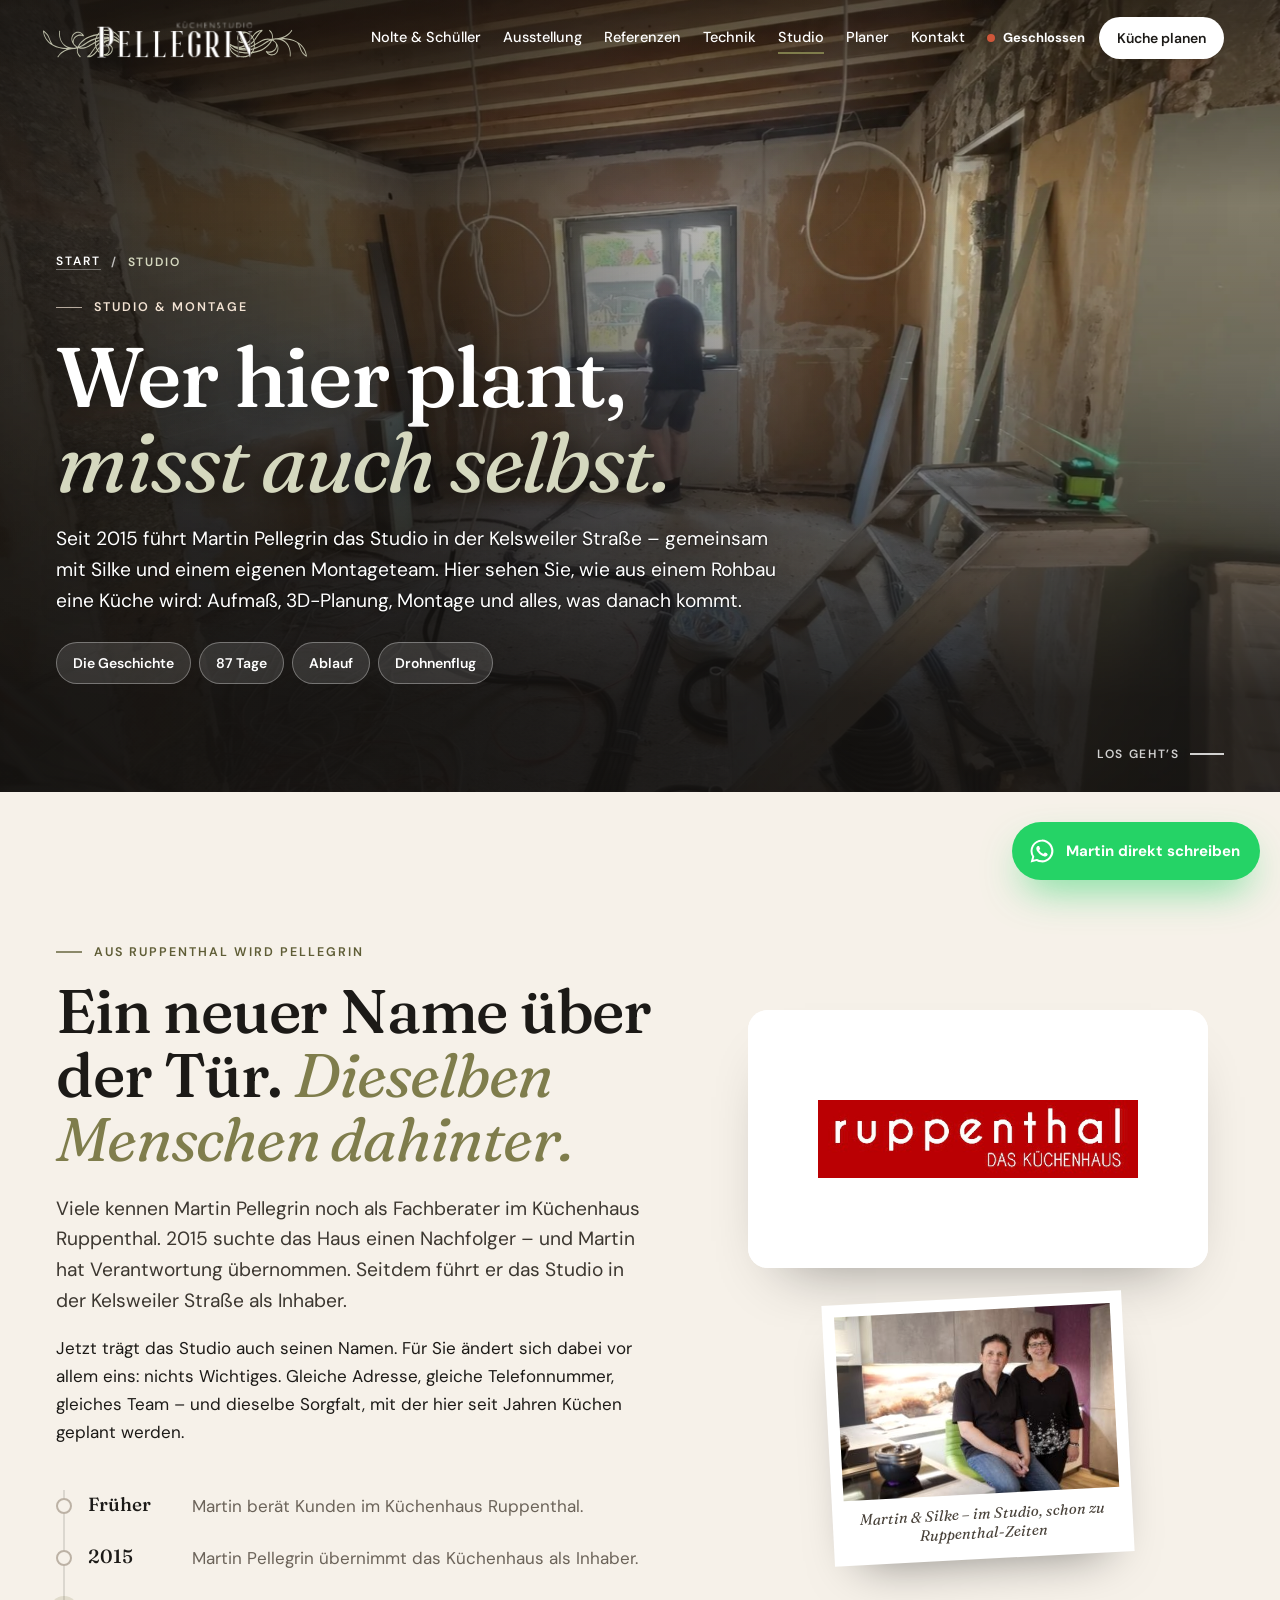
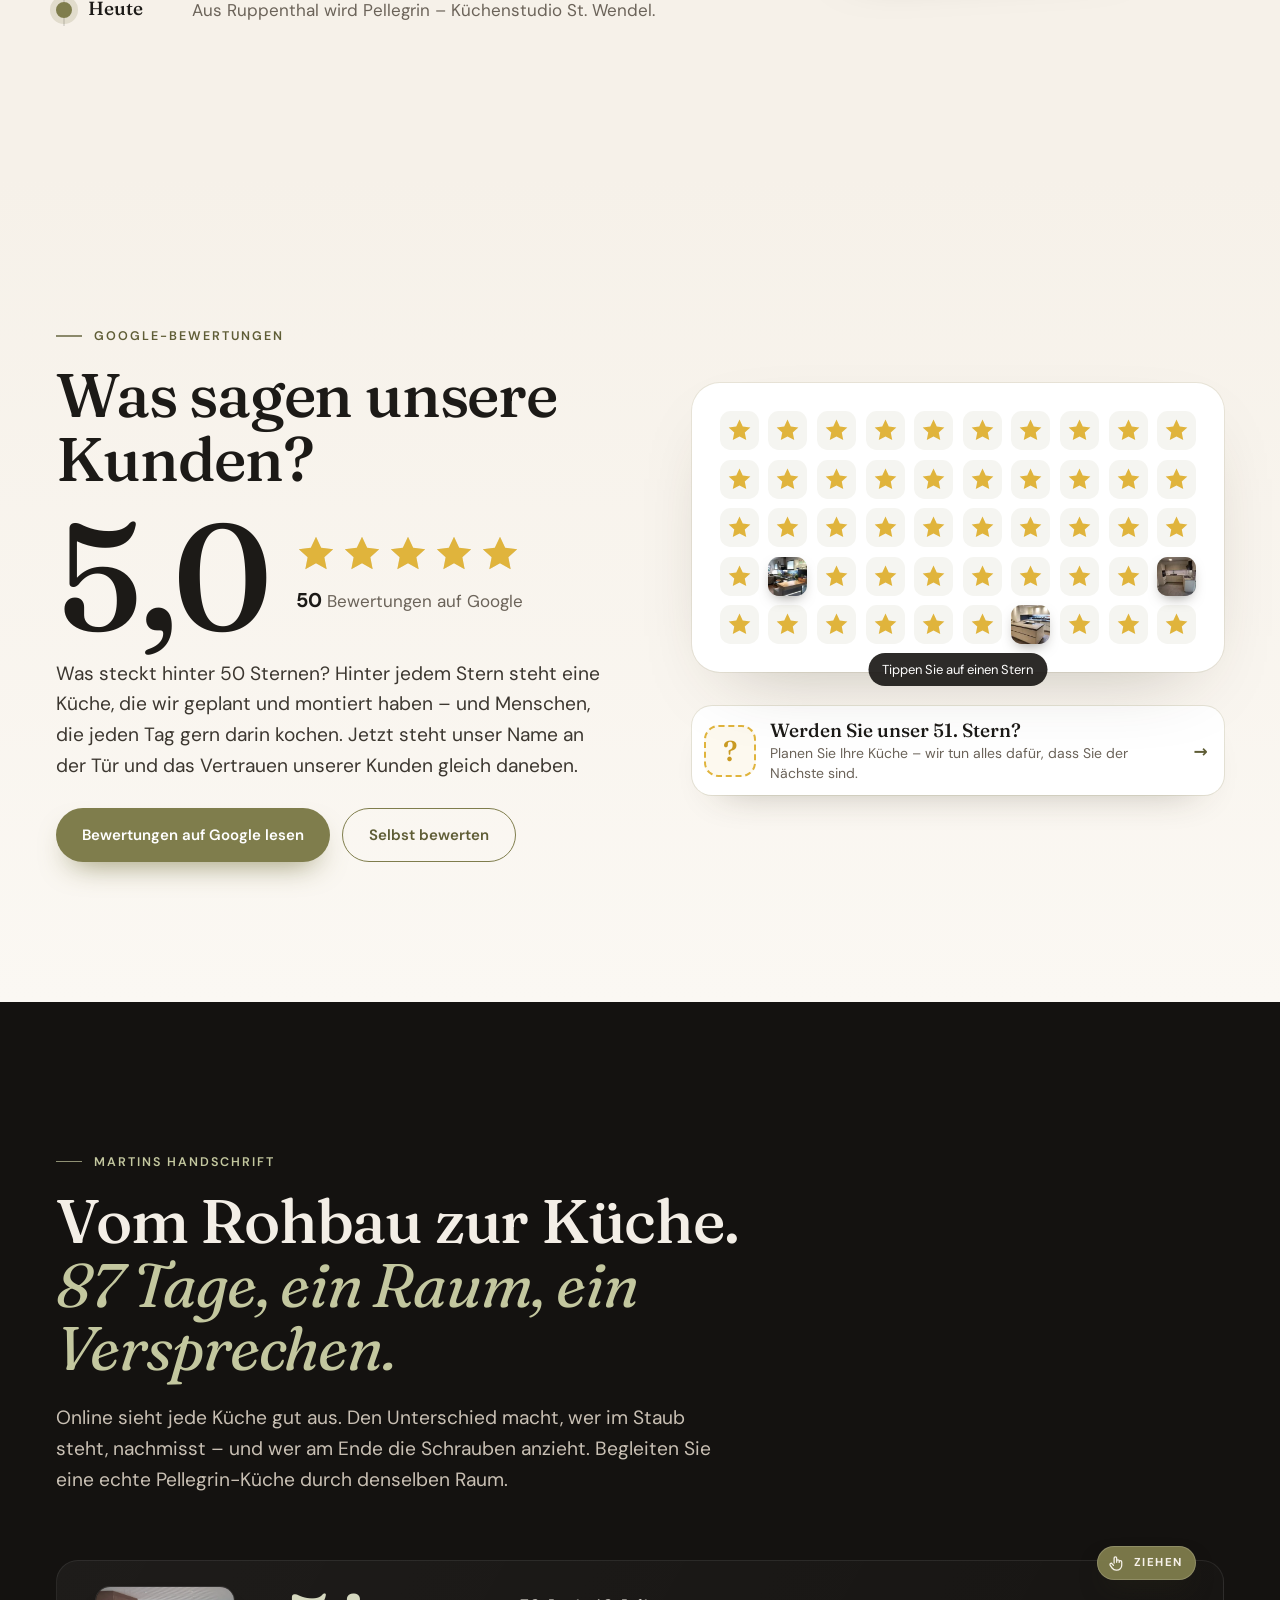
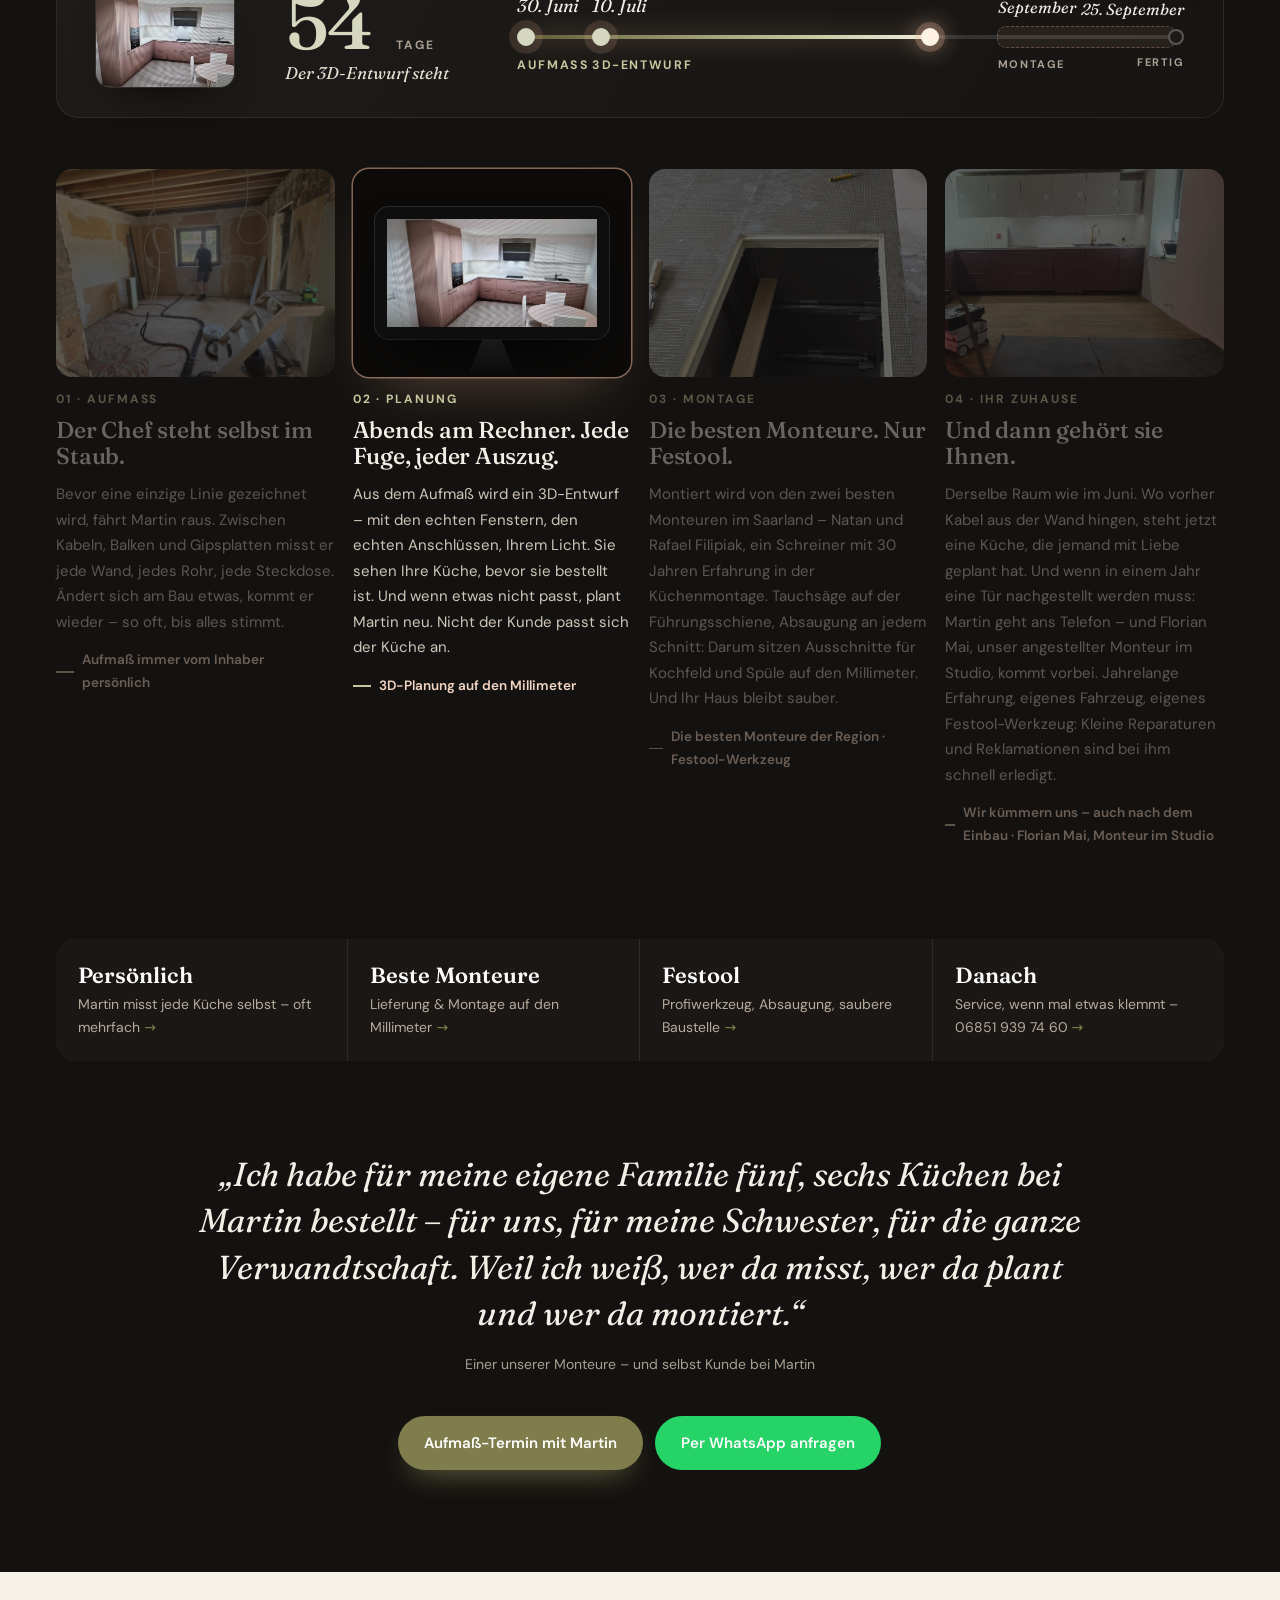
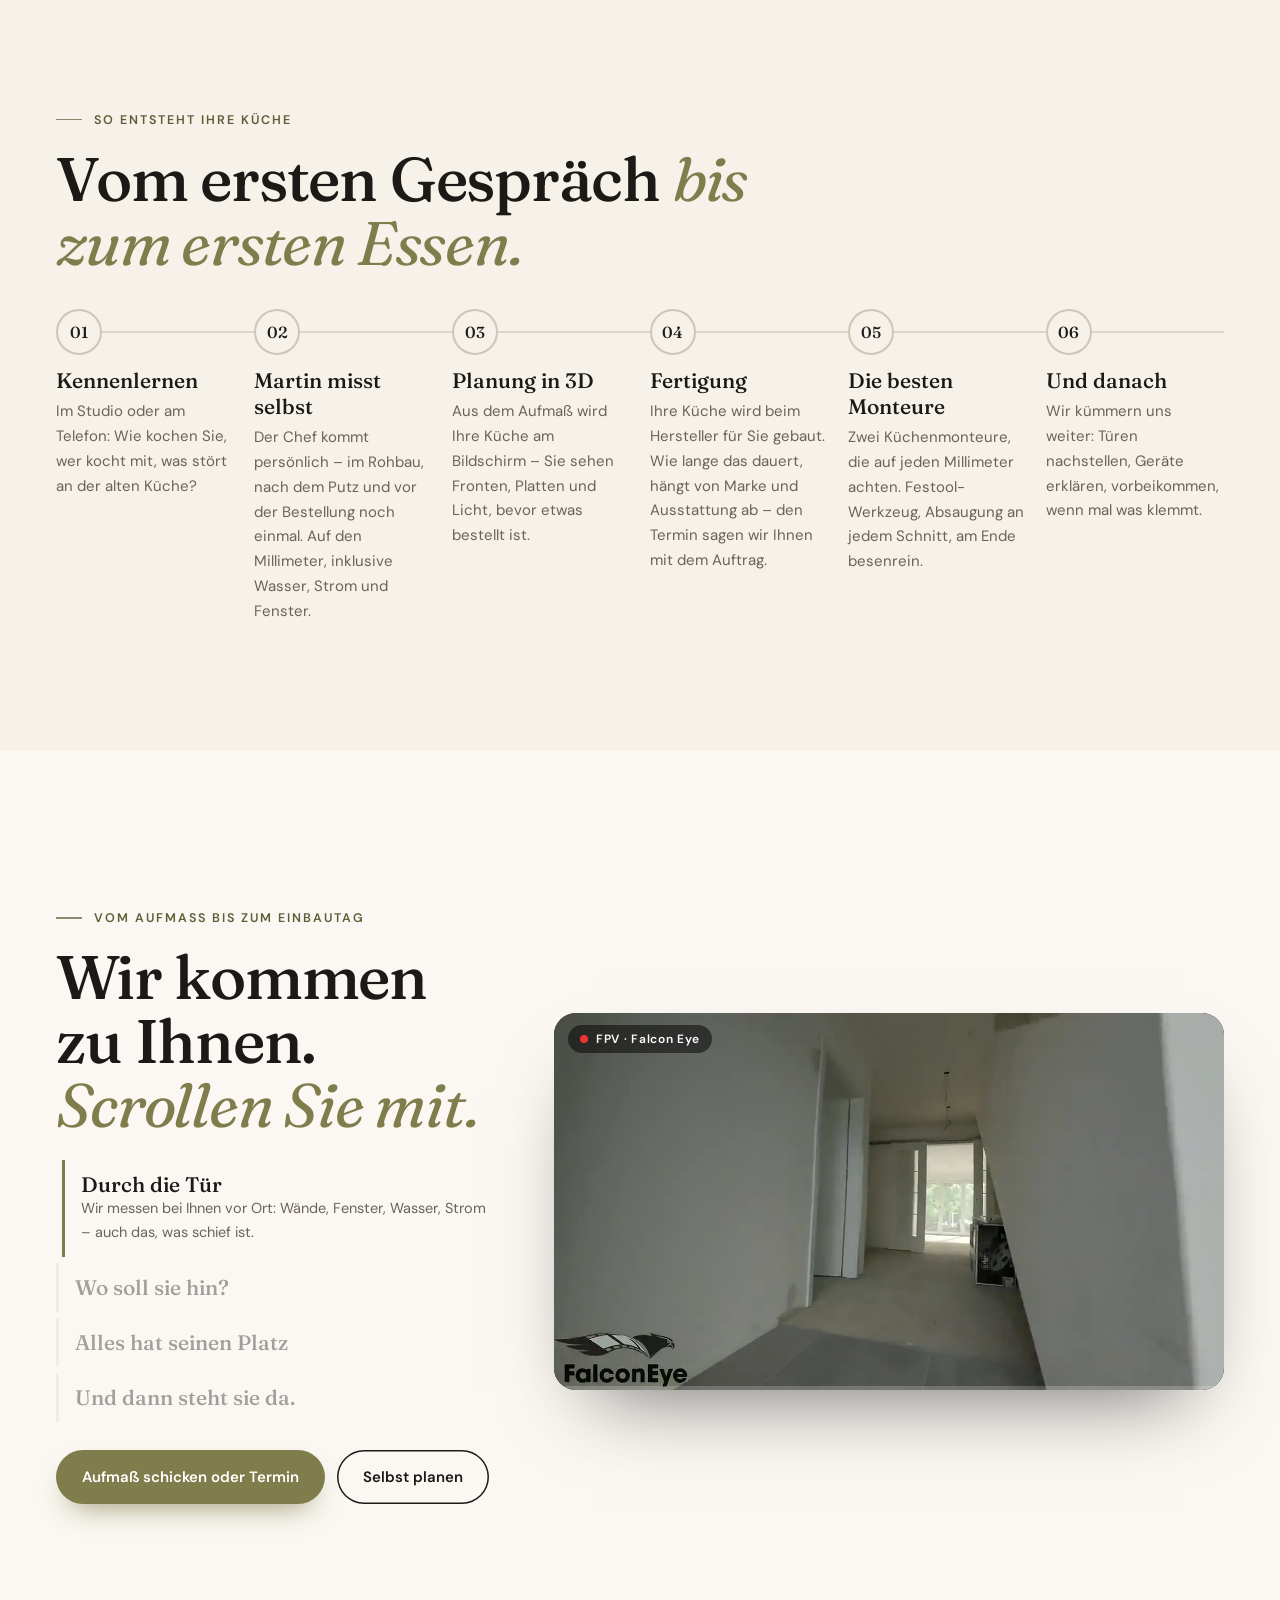
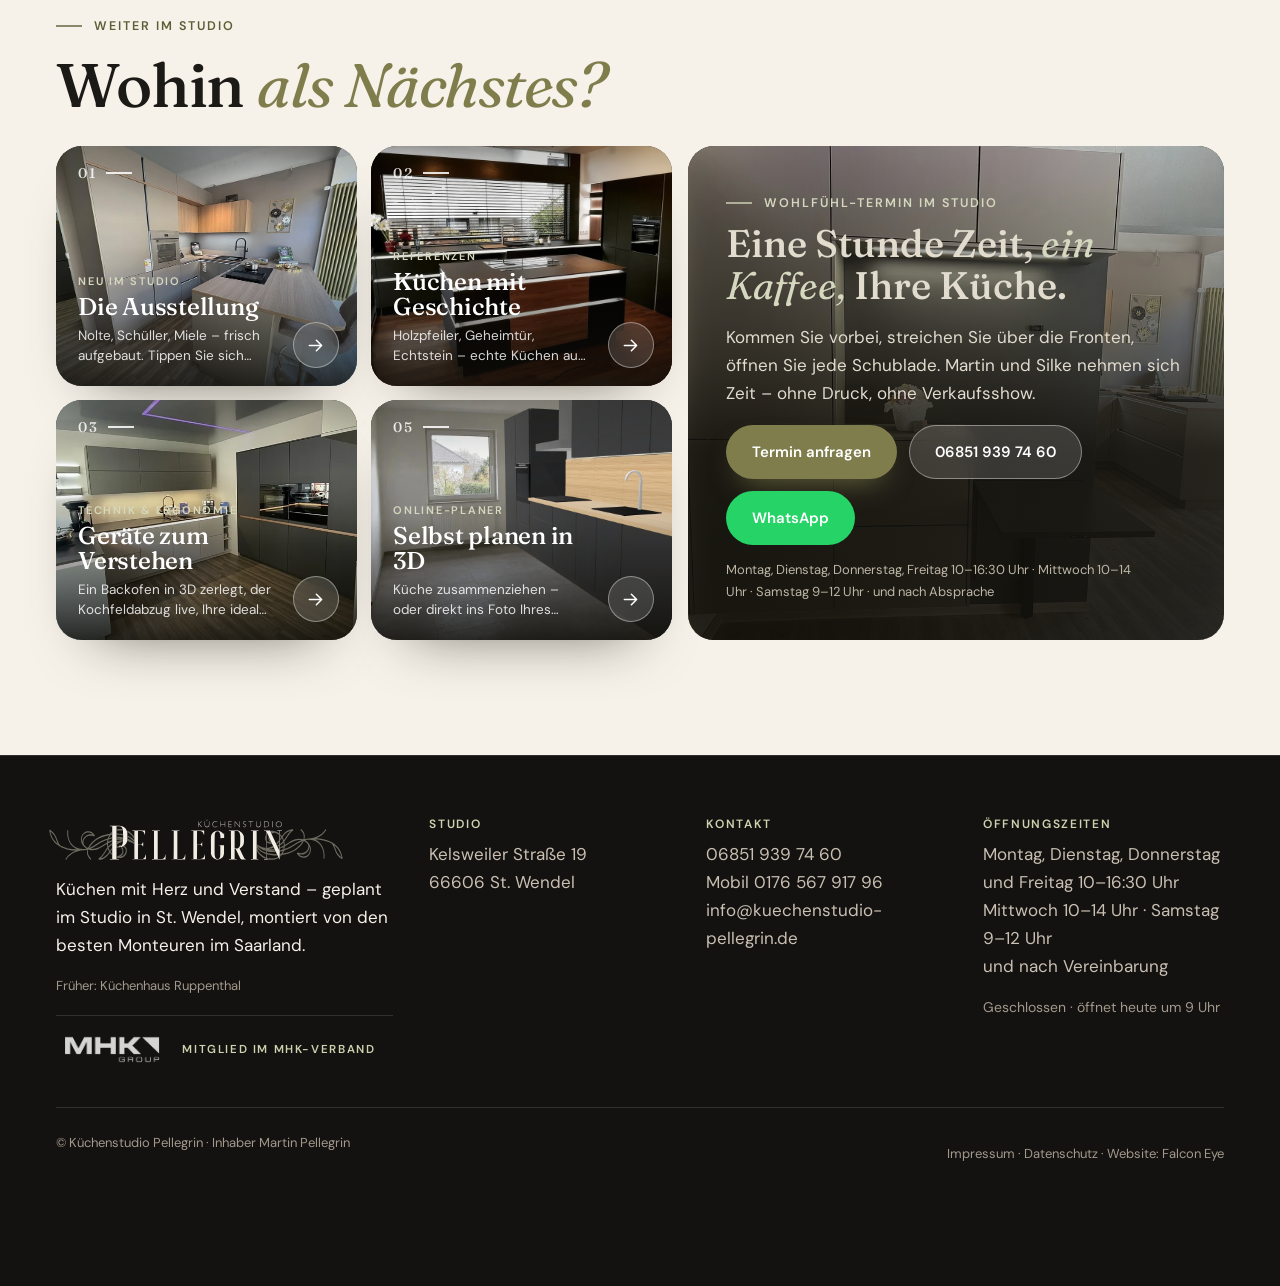
<file: studio.html>
<!doctype html>
<html lang="de" data-page="studio" data-hook="https://hook.eu1.make.com/a36b9tmomybuo3w4ffzs7iai0kumm900">
<head>
<meta charset="utf-8">
<script data-fe="intro">/* Intro bei jedem Oeffnen (auch Neuladen), nicht beim Zurueckklicken innerhalb der Seite; ?nointro ueberspringt */try{(function(k){var s=location.search;if(/[?&]nointro/.test(s)){sessionStorage.setItem(k,'1');return}var t=(performance.getEntriesByType('navigation')[0]||{}).type||'',i=false;if(t==='back_forward')return;try{var r=new URL(document.referrer);i=r.origin===location.origin&&r.pathname.indexOf(location.pathname.replace(/[^/]*$/,''))===0}catch(e){}if(/[?&]intro(&|=|$)/.test(s)||t==='reload'||!i)sessionStorage.removeItem(k)})('pel-intro3')}catch(e){}</script>
<meta name="viewport" content="width=device-width, initial-scale=1, viewport-fit=cover">
<title>Küchenmontage & Aufmaß in St. Wendel | Küchenstudio Pellegrin</title>
<meta name="description" content="Aus Küchenhaus Ruppenthal wird Pellegrin: Martin Pellegrin misst selbst auf, plant in 3D und lässt Ihre Küche von den besten Monteuren im Saarland aufbauen.">
<meta name="robots" content="index, follow">
<link rel="canonical" href="https://kuechenstudio-pellegrin.de/studio.html">
<meta property="og:type" content="website">
<meta property="og:locale" content="de_DE">
<meta property="og:site_name" content="Küchenstudio Pellegrin">
<meta property="og:title" content="Küchenmontage & Aufmaß in St. Wendel | Küchenstudio Pellegrin">
<meta property="og:description" content="Aus Küchenhaus Ruppenthal wird Pellegrin: Martin Pellegrin misst selbst auf, plant in 3D und lässt Ihre Küche von den besten Monteuren im Saarland aufbauen.">
<meta property="og:image" content="https://kuechenstudio-pellegrin.de/og.jpg">
<meta property="og:image:width" content="1200">
<meta property="og:image:height" content="630">
<meta property="og:image:alt" content="Küchenstudio Pellegrin in St. Wendel – Nolte und Schüller Küchen">
<meta property="og:url" content="https://kuechenstudio-pellegrin.de/studio.html">
<meta name="twitter:card" content="summary_large_image">
<meta name="twitter:title" content="Küchenmontage & Aufmaß in St. Wendel | Küchenstudio Pellegrin">
<meta name="twitter:description" content="Aus Küchenhaus Ruppenthal wird Pellegrin: Martin Pellegrin misst selbst auf, plant in 3D und lässt Ihre Küche von den besten Monteuren im Saarland aufbauen.">
<meta name="twitter:image" content="https://kuechenstudio-pellegrin.de/og.jpg">
<meta name="theme-color" content="#f6f1e9">
<link rel="icon" href="img/favicon.png">
<link rel="apple-touch-icon" href="img/apple-touch-icon.png">
<link rel="preload" href="fonts/fraunces-latin-500-normal.woff2" as="font" type="font/woff2" crossorigin>
<style>:where(img[height]){height:auto}</style>
<link rel="stylesheet" href="assets/style.css?v=1794489744">
<link rel="stylesheet" href="assets/kp.css?v=1794489744">
<link rel="stylesheet" href="assets/pg.css?v=1794489744">
<link rel="stylesheet" href="assets/brand.css?v=1794489744">
<link rel="stylesheet" href="assets/mk2.css?v=1794489744">
<link rel="stylesheet" href="assets/uni.css?v=1794489744">
<script type="application/ld+json">{"@context": "https://schema.org", "@graph": [{"@id": "https://kuechenstudio-pellegrin.de/#studio", "@type": ["HomeGoodsStore", "LocalBusiness"], "name": "Küchenstudio Pellegrin", "url": "https://kuechenstudio-pellegrin.de/"}, {"@type": "WebPage", "@id": "https://kuechenstudio-pellegrin.de/studio.html#seite", "url": "https://kuechenstudio-pellegrin.de/studio.html", "name": "Küchenmontage & Aufmaß in St. Wendel | Küchenstudio Pellegrin", "description": "Aus Küchenhaus Ruppenthal wird Pellegrin: Martin Pellegrin misst selbst auf, plant in 3D und lässt Ihre Küche von den besten Monteuren im Saarland aufbauen.", "inLanguage": "de-DE", "isPartOf": {"@id": "https://kuechenstudio-pellegrin.de/#website"}, "about": {"@id": "https://kuechenstudio-pellegrin.de/#studio"}, "breadcrumb": {"@type": "BreadcrumbList", "itemListElement": [{"@type": "ListItem", "position": 1, "name": "Startseite", "item": "https://kuechenstudio-pellegrin.de/"}, {"@type": "ListItem", "position": 2, "name": "Studio & Montage", "item": "https://kuechenstudio-pellegrin.de/studio.html"}]}}]}</script>
</head>
<body>
<a class="skip" href="#main">Zum Inhalt springen</a>
<header class="hdr">
  <a class="brand" href="index.html" aria-label="Küchenstudio Pellegrin – Startseite"><svg class="plogo pl-full pl-anim pl-head" viewBox="70 74 2750 414" role="img" aria-label="Küchenstudio Pellegrin" data-pl-play><defs><linearGradient id="hdgL" x1="0" x2="1"><stop offset="0" stop-color="#000"/><stop offset=".05" stop-color="#fff"/></linearGradient><linearGradient id="hdgR" x1="0" x2="1"><stop offset=".95" stop-color="#fff"/><stop offset="1" stop-color="#000"/></linearGradient><mask id="hdmL" maskUnits="userSpaceOnUse" x="-3000" y="0" width="9000" height="750"><rect class="pl-mL" x="880" y="0" width="3000" height="750" fill="url(#hdgL)"/></mask><mask id="hdmR" maskUnits="userSpaceOnUse" x="-3000" y="0" width="9000" height="750"><rect class="pl-mR" x="-996" y="0" width="3000" height="750" fill="url(#hdgR)"/></mask><linearGradient id="hdsh" gradientUnits="userSpaceOnUse" x1="0" x2="420" y1="0" y2="0"><stop offset="0" stop-color="#fff" stop-opacity="0"/><stop offset=".5" stop-color="#fff" stop-opacity=".85"/><stop offset="1" stop-color="#fff" stop-opacity="0"/></linearGradient><clipPath id="hdcl"><use href="#hdc0"/><use href="#hdc1"/><use href="#hdc2"/><use href="#hdc3"/><use href="#hdc4"/><use href="#hdc5"/><use href="#hdc6"/><use href="#hdc7"/><use href="#hdc8"/></clipPath></defs><g class="pl-fl pl-fl-l" mask="url(#hdmL)"><path d="M251 473C249 471 248 469 248 468C248 466 264 445 273 435C289 419 314 402 336 394C340 393 340 392 338 392C337 392 333 391 330 391C313 391 278 385 255 378C196 362 148 327 124 283C111 261 105 241 100 210C99 207 103 201 105 201C109 201 136 224 145 236C156 250 161 258 173 292C179 308 187 325 194 335C198 342 198 342 210 348C248 367 289 377 342 379L354 380L343 375C306 355 281 322 270 279C265 261 263 237 265 217C266 210 266 204 266 203C266 203 268 204 271 204C274 205 275 206 275 207C274 209 274 216 273 223C270 294 305 351 364 370C384 377 407 379 428 376C441 373 441 374 434 368C398 342 381 299 394 261C401 239 421 220 443 214C452 212 468 213 476 216C490 221 505 233 514 246L518 252L516 256C514 260 513 261 512 261C511 260 506 259 502 258C488 253 469 253 458 257C446 261 438 266 430 275C417 288 412 301 413 318C414 333 416 338 427 348C435 356 450 366 453 366C454 366 456 363 458 360C471 332 505 297 539 276C565 260 604 246 642 240L656 237L665 228L674 218L674 226C674 231 674 234 673 235C672 236 672 236 673 236C674 236 674 238 674 242L674 248L668 248C662 249 661 250 659 252C657 254 647 274 647 275C647 275 652 274 657 273C662 271 668 270 670 270L674 269L674 275C674 279 674 281 673 281C672 282 665 283 658 285C650 287 644 288 643 289C642 290 638 310 639 310C639 311 646 308 655 304C675 293 674 294 674 301L674 308L656 316L638 325L638 329C638 333 640 349 641 351C641 352 642 352 646 348C650 343 660 335 669 328L674 325L674 332L674 339L670 342C664 346 653 356 648 361L644 366L646 372C648 378 655 391 656 392C656 392 656 392 657 391C658 390 662 385 666 378L674 368L674 376L674 384L668 393C661 402 661 402 669 410L674 416L674 423L674 430L667 424C664 420 659 415 658 414L656 410L654 413C634 441 618 456 598 465C588 470 574 474 564 474C560 475 556 475 555 476C554 476 553 475 552 470C551 465 551 464 553 462C568 450 572 446 578 440C588 429 596 417 613 392C621 379 629 368 631 366C634 362 634 362 632 356C632 352 631 346 630 342C629 330 632 329 601 347C548 380 527 388 495 387C482 387 478 387 470 385C464 383 459 382 459 382C458 382 455 394 454 402C453 422 460 439 476 456L485 466L483 470C482 473 481 475 480 475C478 475 462 458 458 450C446 432 443 410 447 390C448 387 448 385 448 384C448 384 443 385 438 386C434 387 423 388 415 389C342 394 285 425 256 474C254 476 254 476 251 473ZM589 456C607 449 626 433 643 411L650 402L646 394C644 391 641 385 640 381C639 378 637 375 637 375C636 375 628 386 619 400C599 430 593 438 582 451C572 462 572 462 589 456ZM726 457L719 456L719 449C719 446 719 443 720 443C720 443 724 442 728 442C746 438 760 428 767 414C770 409 770 408 770 398C770 387 770 386 767 379C765 375 761 369 759 367C756 364 755 362 756 362C762 359 766 359 767 360C777 375 779 382 779 398C779 407 779 410 777 416C773 427 764 438 754 444C752 445 750 446 750 447C751 447 754 446 758 446C783 440 802 416 802 391C802 376 795 365 782 359L775 355L781 352L786 348L790 350C798 354 806 366 810 378C812 386 811 403 808 413C800 436 782 452 761 458C753 459 734 459 726 457ZM510 374C525 373 546 366 568 354C581 346 628 318 629 316C630 316 630 314 630 311C630 308 631 303 631 299C632 295 632 292 632 292C632 292 626 294 620 297C591 308 566 320 539 339C518 353 506 360 491 368C478 374 478 374 481 374C489 376 496 376 510 374ZM476 362C494 354 509 345 534 328C564 308 590 295 620 284C637 278 636 279 639 270C640 267 643 261 645 257C647 254 648 251 648 251C647 251 640 252 632 254C595 262 562 274 536 291C510 308 483 336 470 358C468 361 466 364 466 365C466 366 468 365 476 362ZM742 346C743 343 744 340 744 340C744 339 762 340 763 340C763 341 762 342 760 344C757 348 752 350 746 351L742 352L742 346ZM720 329C719 323 720 322 722 320L726 317L723 318C720 318 720 318 720 312L720 306L723 305C728 304 753 299 755 299C756 299 760 298 765 296C769 295 773 294 774 294C774 295 774 298 773 301L772 306L765 309C755 313 740 321 729 328L720 335L720 329ZM867 324C853 316 838 310 827 307C822 306 818 305 817 305C817 304 818 303 818 301C819 299 819 294 820 290L820 282L832 288C844 294 859 303 869 311C873 314 876 316 876 316C877 316 877 320 877 323L876 330L867 324ZM174 319C171 314 167 302 164 294C154 266 148 254 136 241C128 232 111 217 110 219C110 220 115 240 119 250C127 273 140 293 157 310C164 317 176 328 178 328C178 328 176 324 174 319ZM408 292C416 268 436 250 461 244C468 242 471 242 482 242C489 243 496 243 497 244C499 244 499 244 496 240C472 219 439 220 416 242C399 260 394 283 402 309L403 314L404 306C405 302 407 296 408 292ZM874 307C866 296 846 280 828 271L820 267L820 260L820 254L826 257C842 264 858 275 870 287L877 295L877 303L876 311L874 307ZM720 287C719 280 718 281 738 279C746 278 752 278 752 278C752 277 745 277 736 276L720 276L720 270L720 264L736 264C745 265 757 266 762 266C768 267 773 268 773 268C774 268 774 273 774 280L774 292L757 291C746 291 737 291 730 292L720 294L720 287ZM875 279C868 262 846 240 826 227C819 223 819 223 816 216C815 212 814 208 814 208C815 208 827 215 838 221C848 229 866 246 872 256L877 263L877 272C876 282 876 282 875 279ZM767 251C756 249 735 247 727 247L720 247L720 240L720 234L729 234C746 236 772 239 774 240C774 241 774 243 774 247L774 252L767 251ZM720 204C720 201 720 198 719 198C719 196 733 194 750 194C768 194 770 194 770 199C771 201 771 203 772 205C772 207 772 207 754 206C741 206 733 206 728 207L720 209L720 204Z"/></g><g class="pl-fl pl-fl-r" mask="url(#hdmR)"><path d="M2121 475C2112 474 2112 474 2113 472C2114 470 2114 470 2113 468C2111 466 2110 466 2103 466L2095 466L2095 462L2095 457L2104 460C2133 467 2164 465 2188 454L2196 450L2198 455L2201 460L2193 464C2177 473 2161 476 2138 476C2130 476 2122 476 2121 475ZM2775 464C2752 446 2737 429 2728 410C2726 406 2721 394 2718 384C2710 364 2700 343 2694 334C2690 328 2688 327 2680 322C2654 309 2621 299 2588 294C2572 292 2550 290 2541 290L2535 290L2545 295C2592 319 2618 364 2623 424C2624 437 2623 464 2622 466C2621 466 2619 466 2617 465C2614 465 2614 464 2614 462C2622 387 2591 326 2532 302C2509 292 2478 290 2453 295L2448 296L2454 302C2505 337 2514 408 2472 442C2441 467 2400 460 2374 424L2370 418L2372 413C2374 409 2375 408 2376 409C2406 421 2436 416 2457 396C2470 383 2476 369 2475 352C2474 335 2470 328 2456 316C2449 311 2434 302 2434 303C2434 303 2432 306 2430 310C2423 325 2408 346 2391 361C2353 398 2306 420 2245 430L2231 432L2224 440L2218 448L2217 442C2217 438 2217 432 2217 428L2217 421L2222 421C2225 421 2227 420 2228 418C2231 416 2241 396 2240 395C2240 395 2236 396 2232 397C2217 400 2217 400 2217 398C2215 392 2216 388 2218 388C2228 386 2243 382 2244 381C2245 380 2246 377 2247 371C2250 357 2251 357 2233 366C2225 370 2217 374 2217 374C2216 374 2216 371 2216 368L2216 362L2232 354C2241 349 2249 345 2249 344C2250 343 2249 320 2247 318C2247 317 2243 321 2238 325C2230 333 2224 338 2219 342L2216 343L2216 336L2216 330L2223 324C2226 322 2233 316 2237 312L2244 304L2242 299C2240 291 2233 278 2232 278C2232 278 2228 283 2224 288L2216 299L2216 291L2216 283L2221 275C2227 267 2227 268 2219 260C2216 256 2216 256 2216 249L2216 242L2220 244C2221 246 2225 250 2228 253L2232 259L2240 249C2264 216 2288 201 2322 196C2335 194 2335 194 2335 197C2337 206 2338 205 2330 211C2313 224 2302 238 2277 275C2268 288 2260 301 2258 303L2255 307L2256 318C2257 323 2258 329 2258 331C2258 333 2258 336 2259 337L2259 339L2264 336C2266 334 2278 328 2290 321C2315 305 2340 292 2354 288C2379 280 2402 280 2428 288C2431 288 2434 277 2433 262C2433 243 2426 228 2411 212C2407 208 2403 204 2403 204C2403 203 2404 201 2405 198L2407 194L2412 198C2415 201 2420 206 2424 210C2441 232 2446 255 2440 283L2440 286L2443 285C2450 283 2464 281 2478 280C2507 278 2539 270 2564 257C2591 244 2612 226 2628 202C2631 198 2634 194 2634 194C2634 194 2636 196 2637 198C2641 202 2641 202 2629 217C2611 242 2586 262 2557 273L2547 278L2556 278C2606 282 2645 292 2680 310C2740 339 2776 388 2787 451L2789 462L2786 466C2784 468 2782 469 2782 469C2782 469 2779 467 2775 464ZM2076 463C2047 450 2020 425 2007 399C2004 394 2004 393 2004 382L2004 370L2007 377C2017 405 2036 426 2064 444C2069 446 2076 450 2079 451L2085 454L2085 460C2085 463 2085 466 2084 466C2084 466 2080 464 2076 463ZM2776 444C2769 411 2751 379 2727 356C2720 349 2712 342 2711 342C2710 342 2712 345 2713 349C2717 356 2721 366 2728 384C2736 407 2742 418 2755 432C2763 440 2777 452 2778 452C2778 451 2778 448 2776 444ZM2445 443C2456 440 2470 431 2477 422C2489 404 2493 385 2487 363L2485 354L2484 362C2481 386 2465 409 2444 419C2439 422 2432 425 2428 426C2421 428 2403 428 2395 427L2390 426L2392 429C2404 442 2426 447 2445 443ZM2155 435C2140 434 2119 431 2105 428L2094 425L2095 419C2095 416 2095 413 2096 413C2096 413 2101 414 2107 415C2125 420 2144 422 2165 423L2184 423L2186 429C2187 432 2189 435 2189 435C2189 436 2172 436 2155 435ZM2077 419C2048 408 2026 393 2010 373L2004 366L2004 351C2004 343 2004 336 2004 336C2005 336 2009 339 2015 342C2039 356 2057 363 2075 365L2085 366L2085 380L2085 394L2077 391C2059 384 2037 372 2021 360C2013 354 2007 350 2007 352C2007 354 2020 369 2026 376C2040 388 2060 400 2079 407L2085 409L2085 416C2085 419 2085 422 2085 422C2085 422 2081 421 2077 419ZM2252 416C2285 410 2318 398 2342 385C2372 367 2403 338 2418 312C2420 308 2422 305 2422 304C2421 304 2399 314 2388 320C2382 323 2366 333 2354 341C2320 363 2297 375 2266 386L2252 392L2249 399C2248 403 2245 409 2244 412C2242 415 2241 417 2241 418C2241 418 2243 418 2252 416ZM2140 405C2129 404 2115 402 2103 399L2094 397L2094 382L2094 366L2101 366C2114 364 2129 359 2148 348C2149 348 2157 366 2157 367C2157 367 2150 368 2142 369C2134 371 2124 373 2120 374L2112 377L2116 378C2123 379 2149 379 2156 378L2162 377L2165 382C2166 386 2167 388 2167 388C2166 389 2150 391 2141 391C2125 391 2137 393 2156 393L2170 393L2172 399C2174 404 2175 405 2173 405C2171 406 2153 406 2140 405ZM2204 373L2201 368L2204 366C2206 365 2206 365 2207 369C2207 370 2207 374 2207 375C2206 378 2206 378 2204 373ZM2272 372C2301 360 2320 350 2352 328C2372 315 2393 303 2404 299C2407 298 2409 296 2409 296C2409 294 2391 294 2381 295C2355 298 2336 306 2286 336C2272 344 2260 352 2260 352C2259 353 2258 356 2258 360C2258 364 2257 369 2256 372C2256 375 2256 377 2257 377C2258 377 2264 374 2272 372ZM2192 349C2191 346 2190 344 2190 344C2190 344 2194 342 2199 339L2207 335L2207 342L2207 349L2202 351C2198 353 2196 354 2196 354C2195 354 2194 352 2192 349ZM2183 329L2181 324L2188 316C2192 312 2198 306 2201 302L2206 296L2206 300C2206 303 2206 306 2207 308C2207 311 2207 312 2196 323L2186 334L2183 329ZM2120 329C2113 327 2103 324 2098 320C2094 317 2094 317 2094 310L2094 303L2098 306C2103 310 2111 314 2118 315C2127 318 2128 318 2122 311C2113 300 2108 285 2108 271L2108 262L2113 272C2116 277 2118 284 2119 287C2120 289 2122 294 2124 296C2126 300 2133 314 2139 327L2140 330L2133 330C2130 330 2124 329 2120 329ZM2082 302C2075 289 2075 267 2082 252L2085 246L2085 276C2085 293 2085 306 2084 306C2084 306 2083 304 2082 302ZM2253 293C2253 292 2262 280 2271 266C2289 239 2297 228 2308 217C2312 212 2315 209 2315 209C2312 209 2296 215 2289 219C2273 227 2261 238 2245 259L2238 268L2243 277C2246 283 2248 289 2249 291C2250 296 2251 296 2253 293ZM2094 240L2094 232L2097 236C2099 241 2099 243 2096 247L2094 250L2094 240ZM2200 243C2194 238 2175 228 2170 227C2166 227 2154 229 2146 233C2139 236 2140 236 2137 230C2135 226 2135 226 2137 224C2138 223 2138 223 2136 223C2134 223 2133 222 2131 218C2130 215 2129 212 2130 212C2130 210 2145 210 2154 211C2171 213 2195 223 2206 233C2206 233 2206 236 2206 240L2206 247L2200 243Z"/></g><g class="pl-word"><path class="pl-c" id="hdc0" style="--i:0" d="M655 470L655 468L666 468L677 468L677 318L677 168L666 168C656 168 656 167 655 165L655 163L705 163C760 164 759 164 774 171C790 178 801 190 809 206C816 219 816 224 816 263L816 298L813 307C804 333 786 350 760 358C756 359 747 359 735 360L716 360L716 414L716 468L727 468L738 468L738 470L738 473L696 473L655 473L655 470ZM753 352C762 348 769 339 773 325C776 312 777 297 777 252C776 214 776 210 774 202C770 185 764 174 755 170C751 168 749 168 733 167L716 167L716 261C717 312 717 355 717 355C717 355 724 355 733 355C746 354 749 354 753 352Z"/><path class="pl-c" id="hdc1" style="--i:1" d="M861 470C861 468 863 468 870 468L880 468L880 339L880 211L870 211C862 211 861 211 861 209C861 207 862 207 920 207L978 207L978 226C978 245 978 246 976 246C974 246 974 245 974 242C974 233 964 219 954 214C949 212 947 212 931 211L913 211L913 272L913 333L926 333C933 333 941 332 944 332C950 330 955 325 956 319C957 316 958 315 959 315C961 315 961 316 961 334C961 353 961 354 959 354C958 354 957 353 957 352C957 349 953 342 950 340C946 337 939 336 926 336L914 336L913 402L913 468L934 468C954 468 955 467 960 465C971 460 979 448 981 435C982 429 983 428 984 428C986 428 986 430 986 450L986 471L924 471C869 471 861 471 861 470Z"/><path class="pl-c" id="hdc2" style="--i:2" d="M1041 470C1041 468 1042 468 1050 468L1060 468L1060 340L1060 212L1051 212C1043 212 1042 211 1041 210C1041 208 1043 208 1077 208C1112 208 1113 208 1113 210C1113 212 1112 212 1104 212L1094 212L1094 327C1094 390 1094 448 1094 455L1094 468L1114 468C1135 468 1136 468 1141 465C1153 459 1161 448 1162 435C1162 430 1163 428 1164 428C1166 428 1166 429 1166 450L1166 472L1104 472C1042 472 1041 472 1041 470Z"/><path class="pl-c" id="hdc3" style="--i:3" d="M1222 471C1221 471 1221 470 1221 469C1221 468 1223 468 1230 468L1240 468L1240 457C1241 451 1241 393 1241 329L1241 212L1232 212C1223 212 1222 212 1222 210C1222 208 1223 208 1258 208C1292 208 1293 208 1293 210C1293 212 1292 212 1284 212L1274 212L1274 340L1274 468L1295 468C1315 468 1316 468 1322 465C1333 459 1341 448 1343 435C1343 429 1344 428 1345 428C1347 428 1347 429 1347 440C1347 447 1347 457 1346 462L1346 472L1284 472C1250 472 1222 472 1222 471Z"/><path class="pl-c" id="hdc4" style="--i:4" d="M1402 470C1402 468 1404 468 1412 468L1421 468L1421 340L1421 211L1412 211C1403 211 1402 211 1402 209C1402 207 1403 207 1461 207L1520 207L1520 226C1520 245 1520 246 1518 246C1517 246 1516 245 1515 241C1514 233 1510 226 1504 221C1495 212 1492 212 1472 211L1455 211L1454 257C1454 283 1454 310 1454 318L1454 332L1468 333C1475 333 1483 333 1485 332C1491 330 1497 324 1498 319C1498 316 1499 315 1500 315C1502 315 1502 316 1502 334C1502 353 1502 354 1500 354C1498 354 1498 353 1498 351C1498 348 1495 343 1491 340C1487 337 1482 336 1468 336L1455 336L1455 363C1455 378 1455 407 1454 429L1454 468L1473 468C1494 468 1499 467 1507 462C1514 456 1521 446 1523 436C1524 429 1524 428 1526 428C1527 428 1527 432 1527 450L1527 471L1464 471C1410 471 1402 471 1402 470Z"/><path class="pl-c" id="hdc5" style="--i:5" d="M1633 472C1620 470 1609 464 1600 454C1592 446 1589 441 1585 430L1582 422L1582 343C1582 255 1582 256 1589 242C1607 205 1654 197 1683 225C1687 228 1691 233 1693 236C1697 243 1699 242 1699 236C1699 232 1699 231 1701 231C1703 231 1703 232 1703 254L1703 276L1694 276C1688 276 1681 276 1677 277L1669 277L1669 263C1667 228 1659 213 1642 213C1630 213 1623 220 1618 237C1616 245 1615 425 1618 439C1621 459 1629 470 1642 469C1655 469 1662 462 1667 442C1668 435 1668 430 1668 390L1668 346L1661 345C1654 345 1653 345 1653 343C1654 342 1656 342 1678 342L1702 342L1702 382C1702 426 1702 427 1696 440C1685 462 1658 476 1633 472Z"/><path class="pl-c" id="hdc6" style="--i:6" d="M1747 471C1747 469 1748 469 1756 469L1766 468L1766 414C1766 383 1766 326 1765 285L1765 212L1756 212C1748 212 1746 211 1746 210C1746 208 1748 208 1786 208C1832 208 1835 208 1849 215C1864 223 1876 237 1882 254C1884 261 1884 264 1885 289C1885 321 1884 326 1878 341C1872 352 1862 363 1852 368C1848 370 1845 372 1845 372C1845 373 1854 393 1866 417C1889 464 1890 466 1898 468C1902 469 1903 470 1903 471C1903 473 1902 473 1885 473C1875 473 1865 472 1863 472C1855 470 1853 466 1830 420L1809 376L1804 376L1799 376L1799 422L1799 469L1808 469C1817 469 1818 469 1818 471C1818 473 1817 473 1782 473C1748 473 1747 473 1747 471ZM1830 370C1839 366 1845 357 1849 342C1851 333 1852 270 1850 254C1848 234 1843 222 1833 216C1829 212 1829 212 1814 212L1799 212L1799 292L1799 372L1813 372C1824 372 1827 372 1830 370Z"/><path class="pl-c" id="hdc7" style="--i:7" d="M1948 471C1948 469 1949 469 1958 469L1967 469L1967 340L1967 212L1958 212C1949 212 1948 212 1948 210C1948 208 1949 208 1984 208C2018 208 2020 208 2020 210C2020 211 2018 212 2010 212L2001 212L2001 340L2001 469L2011 469C2019 469 2020 469 2020 471C2020 472 2017 472 1984 473C1948 473 1948 473 1948 471Z"/><path class="pl-c" id="hdc8" style="--i:8" d="M2069 471C2069 469 2070 469 2078 469L2088 469L2088 340L2088 212L2078 212C2070 212 2069 212 2069 210C2069 208 2070 208 2096 208L2124 208L2131 223C2135 232 2151 267 2167 301C2183 335 2199 369 2202 376C2206 384 2209 390 2209 390C2210 391 2210 215 2209 212C2209 212 2205 212 2200 212C2192 212 2190 211 2190 210C2190 208 2191 208 2211 208C2231 208 2232 208 2232 210C2232 212 2231 212 2222 212L2213 212L2213 331C2213 482 2213 473 2211 473C2210 473 2207 467 2192 434C2178 405 2166 378 2158 362C2154 352 2150 345 2150 344C2150 344 2147 337 2142 328C2138 320 2135 313 2135 312C2135 312 2117 274 2100 236C2096 227 2092 219 2091 219C2091 218 2091 445 2092 458L2092 469L2102 469C2110 469 2111 469 2111 471C2110 472 2109 472 2090 473C2070 473 2069 473 2069 471Z"/></g><rect class="pl-sheen" x="-700" y="140" width="420" height="360" fill="url(#hdsh)" clip-path="url(#hdcl)"/><g class="pl-sub"><path style="--j:0" d="M1442 560C1442 534 1442 533 1444 533C1446 533 1446 534 1446 546C1446 552 1446 558 1447 558C1447 558 1453 552 1460 546C1470 535 1472 533 1474 533C1477 533 1477 534 1465 546L1452 558L1466 572C1478 585 1479 586 1477 586C1474 586 1471 583 1461 573C1453 566 1447 560 1447 560C1446 560 1446 566 1446 573C1446 585 1446 586 1444 586C1442 586 1442 585 1442 560Z"/><path style="--j:1" d="M1516 586C1510 584 1507 581 1504 576C1502 571 1502 569 1502 552C1502 534 1502 533 1504 533C1506 533 1506 534 1506 551C1506 571 1506 574 1512 579C1518 584 1529 584 1535 579C1540 575 1541 571 1542 551C1542 534 1542 533 1544 533C1546 533 1546 534 1546 552C1545 573 1545 576 1539 582C1534 587 1523 588 1516 586ZM1515 522C1515 518 1515 518 1518 518C1520 518 1520 518 1520 522C1520 525 1520 525 1518 525C1515 525 1515 525 1515 522ZM1527 524C1526 521 1527 518 1530 518C1534 518 1534 524 1530 525C1529 525 1528 524 1527 524Z"/><path style="--j:2" d="M1592 586C1580 582 1573 572 1573 560C1573 539 1592 527 1613 534C1619 536 1620 537 1620 538L1620 541L1614 538C1598 532 1582 539 1578 554C1573 575 1594 589 1615 580L1620 578L1620 580C1620 585 1602 589 1592 586Z"/><path style="--j:3" d="M1647 560C1647 534 1647 533 1649 533C1651 533 1651 534 1651 546L1651 558L1669 558L1686 558L1687 545C1687 534 1687 533 1689 533C1691 533 1691 534 1691 560C1691 585 1691 586 1689 586C1687 586 1687 585 1687 574L1687 561L1669 561L1651 561L1651 574C1651 585 1651 586 1649 586C1647 586 1647 585 1647 560Z"/><path style="--j:4" d="M1721 560L1721 533L1736 533C1748 533 1750 533 1750 534C1750 536 1748 536 1738 536L1726 536L1726 546L1726 557L1738 557C1748 557 1749 557 1749 559C1749 561 1748 561 1738 561L1726 561L1726 572L1726 583L1738 583C1749 583 1751 583 1751 584C1751 586 1749 586 1736 586L1721 586L1721 560Z"/><path style="--j:5" d="M1778 560L1778 533L1780 533C1782 533 1787 539 1802 556L1822 580L1822 556C1822 534 1822 533 1824 533C1826 533 1826 534 1826 560L1826 586L1824 586C1822 586 1817 580 1802 563L1782 539L1782 563C1782 585 1782 586 1780 586C1778 586 1778 585 1778 560Z"/><path style="--j:6" d="M1859 585C1855 583 1854 582 1854 580L1854 578L1859 580C1868 585 1876 583 1878 575C1880 569 1878 566 1868 561C1857 556 1854 552 1854 546C1854 535 1865 529 1877 534C1880 535 1881 536 1881 538L1881 540L1877 538C1868 533 1858 537 1858 546C1858 550 1861 553 1870 557C1876 560 1879 562 1881 565C1885 572 1883 581 1875 585C1870 588 1865 588 1859 585Z"/><path style="--j:7" d="M1924 561L1924 536L1914 536C1906 536 1904 536 1904 534C1904 533 1907 533 1926 533C1945 533 1948 533 1948 534C1948 536 1946 536 1938 536L1928 536L1928 561C1928 585 1928 586 1926 586C1924 586 1924 585 1924 561Z"/><path style="--j:8" d="M1986 586C1981 584 1978 581 1975 576C1973 571 1973 569 1973 552C1973 534 1973 533 1975 533C1977 533 1977 534 1977 551C1977 571 1978 574 1983 579C1989 584 2000 584 2006 579C2012 575 2012 571 2013 551C2013 534 2013 533 2015 533C2017 533 2017 534 2017 552C2016 573 2016 576 2010 582C2005 587 1994 588 1986 586Z"/><path style="--j:9" d="M2047 560L2047 533L2060 533C2079 533 2085 536 2090 546C2094 553 2095 565 2091 572C2085 583 2080 585 2061 586L2047 586L2047 560ZM2078 580C2093 572 2093 547 2078 539C2074 537 2071 537 2062 537L2052 536L2051 558C2051 571 2051 581 2052 582C2052 584 2072 583 2078 580Z"/><path style="--j:10" d="M2122 560L2122 533L2124 533L2127 533L2127 560L2127 586L2124 586L2122 586L2122 560Z"/><path style="--j:11" d="M2173 586C2153 579 2148 552 2164 539C2178 526 2201 532 2208 549C2210 554 2210 564 2209 569C2204 583 2188 590 2173 586ZM2193 581C2205 575 2209 559 2202 547C2190 527 2159 535 2159 559C2159 568 2165 578 2172 581C2178 584 2187 584 2193 581Z"/></g></svg></a>
  <nav class="nav" aria-label="Hauptmenü"><a href="index.html#hersteller">Nolte &amp; Schüller</a><a href="ausstellung.html">Ausstellung</a><a href="ausstellung.html#kuechen">Referenzen</a><a href="technik.html">Technik</a><a href="studio.html" aria-current=page>Studio</a><a href="planer.html">Planer</a><a href="index.html#besuch">Kontakt</a></nav>
  <div class="hdr-r"><span class="status" data-status><i></i><b>Öffnungszeiten</b></span><a class="btn btn-ink sm" href="planer.html">Küche planen</a><button class="burger" aria-label="Menü öffnen" aria-expanded="false"><i></i><i></i></button></div>
</header>
<div class="mnav" aria-hidden="true"><nav><a href="index.html#hersteller">Nolte &amp; Schüller</a><a href="ausstellung.html">Ausstellung</a><a href="ausstellung.html#kuechen">Referenzen</a><a href="technik.html">Technik</a><a href="studio.html" aria-current=page>Studio</a><a href="planer.html">Planer</a><a href="index.html#besuch">Kontakt</a></nav><div class="mnav-c"><a href="tel:+4968519397460">06851 939 74 60</a><span>Kelsweiler Straße 19, 66606 St. Wendel</span><span data-countdown></span></div></div>
<main id="main">
<section class="hero sub-hero" aria-labelledby="sh-h">
  <picture class="hero-pic"><source media="(max-aspect-ratio: 4/5)" srcset="img/hw/rohbau_mess.webp"><img src="img/hw/rohbau_mess.webp" alt="Martin Pellegrin misst im Rohbau mit dem Laser aus" fetchpriority="high" width="1600" height="892"></picture>
  <div class="hero-shade" aria-hidden="true"></div>
  <div class="wrap hero-c">
    <nav class="crumbs" aria-label="Sie sind hier"><a href="index.html">Start</a><span aria-hidden="true">/</span><b>Studio</b></nav>
    <p class="kick">Studio &amp; Montage</p>
    <h1 class="h1" id="sh-h">Wer hier plant, <em>misst auch selbst.</em></h1>
    <p class="lead">Seit 2015 führt Martin Pellegrin das Studio in der Kelsweiler Straße – gemeinsam mit Silke und einem eigenen Montageteam. Hier sehen Sie, wie aus einem Rohbau eine Küche wird: Aufmaß, 3D-Planung, Montage und alles, was danach kommt.</p>
    <ul class="sh-jump"><li><a href="#studio">Die Geschichte</a></li><li><a href="#handschrift">87 Tage</a></li><li><a href="#ablauf">Ablauf</a></li><li><a href="#flug">Drohnenflug</a></li></ul>
  </div>
  <a class="hero-cue" href="#studio"><span>Los geht’s</span><i></i></a>
</section><section class="story" id="studio" aria-labelledby="st-h">
  <div class="wrap story-g">
    <div class="story-txt">
      <p class="kick dark">Aus Ruppenthal wird Pellegrin</p>
      <h2 class="h2" id="st-h">Ein neuer Name über der Tür. <em>Dieselben Menschen dahinter.</em></h2>
      <p class="lead">Viele kennen Martin Pellegrin noch als Fachberater im Küchenhaus Ruppenthal. 2015 suchte das Haus einen Nachfolger – und Martin hat Verantwortung übernommen. Seitdem führt er das Studio in der Kelsweiler Straße als Inhaber.</p>
      <p>Jetzt trägt das Studio auch seinen Namen. Für Sie ändert sich dabei vor allem eins: nichts Wichtiges. Gleiche Adresse, gleiche Telefonnummer, gleiches Team – und dieselbe Sorgfalt, mit der hier seit Jahren Küchen geplant werden.</p>
      <ol class="tl" data-tl>
        <li><b>Früher</b><span>Martin berät Kunden im Küchenhaus Ruppenthal.</span></li>
        <li><b>2015</b><span>Martin Pellegrin übernimmt das Küchenhaus als Inhaber.</span></li>
        <li class="now"><b>Heute</b><span>Aus Ruppenthal wird Pellegrin – Küchenstudio St. Wendel.</span></li>
      </ol>
    </div>
    <div class="story-vis">
      <div class="morph" data-morph aria-hidden="true">
        <div class="mo-old"><img src="img/old/logo.jpg" alt="" width="494" height="120"></div>
        <div class="mo-new"><svg class="plogo pl-full pl-anim " viewBox="70 74 2750 414" role="img" aria-label="Küchenstudio Pellegrin" data-pl-play><defs><linearGradient id="mogL" x1="0" x2="1"><stop offset="0" stop-color="#000"/><stop offset=".05" stop-color="#fff"/></linearGradient><linearGradient id="mogR" x1="0" x2="1"><stop offset=".95" stop-color="#fff"/><stop offset="1" stop-color="#000"/></linearGradient><mask id="momL" maskUnits="userSpaceOnUse" x="-3000" y="0" width="9000" height="750"><rect class="pl-mL" x="880" y="0" width="3000" height="750" fill="url(#mogL)"/></mask><mask id="momR" maskUnits="userSpaceOnUse" x="-3000" y="0" width="9000" height="750"><rect class="pl-mR" x="-996" y="0" width="3000" height="750" fill="url(#mogR)"/></mask><linearGradient id="mosh" gradientUnits="userSpaceOnUse" x1="0" x2="420" y1="0" y2="0"><stop offset="0" stop-color="#fff" stop-opacity="0"/><stop offset=".5" stop-color="#fff" stop-opacity=".85"/><stop offset="1" stop-color="#fff" stop-opacity="0"/></linearGradient><clipPath id="mocl"><use href="#moc0"/><use href="#moc1"/><use href="#moc2"/><use href="#moc3"/><use href="#moc4"/><use href="#moc5"/><use href="#moc6"/><use href="#moc7"/><use href="#moc8"/></clipPath></defs><g class="pl-fl pl-fl-l" mask="url(#momL)"><path d="M251 473C249 471 248 469 248 468C248 466 264 445 273 435C289 419 314 402 336 394C340 393 340 392 338 392C337 392 333 391 330 391C313 391 278 385 255 378C196 362 148 327 124 283C111 261 105 241 100 210C99 207 103 201 105 201C109 201 136 224 145 236C156 250 161 258 173 292C179 308 187 325 194 335C198 342 198 342 210 348C248 367 289 377 342 379L354 380L343 375C306 355 281 322 270 279C265 261 263 237 265 217C266 210 266 204 266 203C266 203 268 204 271 204C274 205 275 206 275 207C274 209 274 216 273 223C270 294 305 351 364 370C384 377 407 379 428 376C441 373 441 374 434 368C398 342 381 299 394 261C401 239 421 220 443 214C452 212 468 213 476 216C490 221 505 233 514 246L518 252L516 256C514 260 513 261 512 261C511 260 506 259 502 258C488 253 469 253 458 257C446 261 438 266 430 275C417 288 412 301 413 318C414 333 416 338 427 348C435 356 450 366 453 366C454 366 456 363 458 360C471 332 505 297 539 276C565 260 604 246 642 240L656 237L665 228L674 218L674 226C674 231 674 234 673 235C672 236 672 236 673 236C674 236 674 238 674 242L674 248L668 248C662 249 661 250 659 252C657 254 647 274 647 275C647 275 652 274 657 273C662 271 668 270 670 270L674 269L674 275C674 279 674 281 673 281C672 282 665 283 658 285C650 287 644 288 643 289C642 290 638 310 639 310C639 311 646 308 655 304C675 293 674 294 674 301L674 308L656 316L638 325L638 329C638 333 640 349 641 351C641 352 642 352 646 348C650 343 660 335 669 328L674 325L674 332L674 339L670 342C664 346 653 356 648 361L644 366L646 372C648 378 655 391 656 392C656 392 656 392 657 391C658 390 662 385 666 378L674 368L674 376L674 384L668 393C661 402 661 402 669 410L674 416L674 423L674 430L667 424C664 420 659 415 658 414L656 410L654 413C634 441 618 456 598 465C588 470 574 474 564 474C560 475 556 475 555 476C554 476 553 475 552 470C551 465 551 464 553 462C568 450 572 446 578 440C588 429 596 417 613 392C621 379 629 368 631 366C634 362 634 362 632 356C632 352 631 346 630 342C629 330 632 329 601 347C548 380 527 388 495 387C482 387 478 387 470 385C464 383 459 382 459 382C458 382 455 394 454 402C453 422 460 439 476 456L485 466L483 470C482 473 481 475 480 475C478 475 462 458 458 450C446 432 443 410 447 390C448 387 448 385 448 384C448 384 443 385 438 386C434 387 423 388 415 389C342 394 285 425 256 474C254 476 254 476 251 473ZM589 456C607 449 626 433 643 411L650 402L646 394C644 391 641 385 640 381C639 378 637 375 637 375C636 375 628 386 619 400C599 430 593 438 582 451C572 462 572 462 589 456ZM726 457L719 456L719 449C719 446 719 443 720 443C720 443 724 442 728 442C746 438 760 428 767 414C770 409 770 408 770 398C770 387 770 386 767 379C765 375 761 369 759 367C756 364 755 362 756 362C762 359 766 359 767 360C777 375 779 382 779 398C779 407 779 410 777 416C773 427 764 438 754 444C752 445 750 446 750 447C751 447 754 446 758 446C783 440 802 416 802 391C802 376 795 365 782 359L775 355L781 352L786 348L790 350C798 354 806 366 810 378C812 386 811 403 808 413C800 436 782 452 761 458C753 459 734 459 726 457ZM510 374C525 373 546 366 568 354C581 346 628 318 629 316C630 316 630 314 630 311C630 308 631 303 631 299C632 295 632 292 632 292C632 292 626 294 620 297C591 308 566 320 539 339C518 353 506 360 491 368C478 374 478 374 481 374C489 376 496 376 510 374ZM476 362C494 354 509 345 534 328C564 308 590 295 620 284C637 278 636 279 639 270C640 267 643 261 645 257C647 254 648 251 648 251C647 251 640 252 632 254C595 262 562 274 536 291C510 308 483 336 470 358C468 361 466 364 466 365C466 366 468 365 476 362ZM742 346C743 343 744 340 744 340C744 339 762 340 763 340C763 341 762 342 760 344C757 348 752 350 746 351L742 352L742 346ZM720 329C719 323 720 322 722 320L726 317L723 318C720 318 720 318 720 312L720 306L723 305C728 304 753 299 755 299C756 299 760 298 765 296C769 295 773 294 774 294C774 295 774 298 773 301L772 306L765 309C755 313 740 321 729 328L720 335L720 329ZM867 324C853 316 838 310 827 307C822 306 818 305 817 305C817 304 818 303 818 301C819 299 819 294 820 290L820 282L832 288C844 294 859 303 869 311C873 314 876 316 876 316C877 316 877 320 877 323L876 330L867 324ZM174 319C171 314 167 302 164 294C154 266 148 254 136 241C128 232 111 217 110 219C110 220 115 240 119 250C127 273 140 293 157 310C164 317 176 328 178 328C178 328 176 324 174 319ZM408 292C416 268 436 250 461 244C468 242 471 242 482 242C489 243 496 243 497 244C499 244 499 244 496 240C472 219 439 220 416 242C399 260 394 283 402 309L403 314L404 306C405 302 407 296 408 292ZM874 307C866 296 846 280 828 271L820 267L820 260L820 254L826 257C842 264 858 275 870 287L877 295L877 303L876 311L874 307ZM720 287C719 280 718 281 738 279C746 278 752 278 752 278C752 277 745 277 736 276L720 276L720 270L720 264L736 264C745 265 757 266 762 266C768 267 773 268 773 268C774 268 774 273 774 280L774 292L757 291C746 291 737 291 730 292L720 294L720 287ZM875 279C868 262 846 240 826 227C819 223 819 223 816 216C815 212 814 208 814 208C815 208 827 215 838 221C848 229 866 246 872 256L877 263L877 272C876 282 876 282 875 279ZM767 251C756 249 735 247 727 247L720 247L720 240L720 234L729 234C746 236 772 239 774 240C774 241 774 243 774 247L774 252L767 251ZM720 204C720 201 720 198 719 198C719 196 733 194 750 194C768 194 770 194 770 199C771 201 771 203 772 205C772 207 772 207 754 206C741 206 733 206 728 207L720 209L720 204Z"/></g><g class="pl-fl pl-fl-r" mask="url(#momR)"><path d="M2121 475C2112 474 2112 474 2113 472C2114 470 2114 470 2113 468C2111 466 2110 466 2103 466L2095 466L2095 462L2095 457L2104 460C2133 467 2164 465 2188 454L2196 450L2198 455L2201 460L2193 464C2177 473 2161 476 2138 476C2130 476 2122 476 2121 475ZM2775 464C2752 446 2737 429 2728 410C2726 406 2721 394 2718 384C2710 364 2700 343 2694 334C2690 328 2688 327 2680 322C2654 309 2621 299 2588 294C2572 292 2550 290 2541 290L2535 290L2545 295C2592 319 2618 364 2623 424C2624 437 2623 464 2622 466C2621 466 2619 466 2617 465C2614 465 2614 464 2614 462C2622 387 2591 326 2532 302C2509 292 2478 290 2453 295L2448 296L2454 302C2505 337 2514 408 2472 442C2441 467 2400 460 2374 424L2370 418L2372 413C2374 409 2375 408 2376 409C2406 421 2436 416 2457 396C2470 383 2476 369 2475 352C2474 335 2470 328 2456 316C2449 311 2434 302 2434 303C2434 303 2432 306 2430 310C2423 325 2408 346 2391 361C2353 398 2306 420 2245 430L2231 432L2224 440L2218 448L2217 442C2217 438 2217 432 2217 428L2217 421L2222 421C2225 421 2227 420 2228 418C2231 416 2241 396 2240 395C2240 395 2236 396 2232 397C2217 400 2217 400 2217 398C2215 392 2216 388 2218 388C2228 386 2243 382 2244 381C2245 380 2246 377 2247 371C2250 357 2251 357 2233 366C2225 370 2217 374 2217 374C2216 374 2216 371 2216 368L2216 362L2232 354C2241 349 2249 345 2249 344C2250 343 2249 320 2247 318C2247 317 2243 321 2238 325C2230 333 2224 338 2219 342L2216 343L2216 336L2216 330L2223 324C2226 322 2233 316 2237 312L2244 304L2242 299C2240 291 2233 278 2232 278C2232 278 2228 283 2224 288L2216 299L2216 291L2216 283L2221 275C2227 267 2227 268 2219 260C2216 256 2216 256 2216 249L2216 242L2220 244C2221 246 2225 250 2228 253L2232 259L2240 249C2264 216 2288 201 2322 196C2335 194 2335 194 2335 197C2337 206 2338 205 2330 211C2313 224 2302 238 2277 275C2268 288 2260 301 2258 303L2255 307L2256 318C2257 323 2258 329 2258 331C2258 333 2258 336 2259 337L2259 339L2264 336C2266 334 2278 328 2290 321C2315 305 2340 292 2354 288C2379 280 2402 280 2428 288C2431 288 2434 277 2433 262C2433 243 2426 228 2411 212C2407 208 2403 204 2403 204C2403 203 2404 201 2405 198L2407 194L2412 198C2415 201 2420 206 2424 210C2441 232 2446 255 2440 283L2440 286L2443 285C2450 283 2464 281 2478 280C2507 278 2539 270 2564 257C2591 244 2612 226 2628 202C2631 198 2634 194 2634 194C2634 194 2636 196 2637 198C2641 202 2641 202 2629 217C2611 242 2586 262 2557 273L2547 278L2556 278C2606 282 2645 292 2680 310C2740 339 2776 388 2787 451L2789 462L2786 466C2784 468 2782 469 2782 469C2782 469 2779 467 2775 464ZM2076 463C2047 450 2020 425 2007 399C2004 394 2004 393 2004 382L2004 370L2007 377C2017 405 2036 426 2064 444C2069 446 2076 450 2079 451L2085 454L2085 460C2085 463 2085 466 2084 466C2084 466 2080 464 2076 463ZM2776 444C2769 411 2751 379 2727 356C2720 349 2712 342 2711 342C2710 342 2712 345 2713 349C2717 356 2721 366 2728 384C2736 407 2742 418 2755 432C2763 440 2777 452 2778 452C2778 451 2778 448 2776 444ZM2445 443C2456 440 2470 431 2477 422C2489 404 2493 385 2487 363L2485 354L2484 362C2481 386 2465 409 2444 419C2439 422 2432 425 2428 426C2421 428 2403 428 2395 427L2390 426L2392 429C2404 442 2426 447 2445 443ZM2155 435C2140 434 2119 431 2105 428L2094 425L2095 419C2095 416 2095 413 2096 413C2096 413 2101 414 2107 415C2125 420 2144 422 2165 423L2184 423L2186 429C2187 432 2189 435 2189 435C2189 436 2172 436 2155 435ZM2077 419C2048 408 2026 393 2010 373L2004 366L2004 351C2004 343 2004 336 2004 336C2005 336 2009 339 2015 342C2039 356 2057 363 2075 365L2085 366L2085 380L2085 394L2077 391C2059 384 2037 372 2021 360C2013 354 2007 350 2007 352C2007 354 2020 369 2026 376C2040 388 2060 400 2079 407L2085 409L2085 416C2085 419 2085 422 2085 422C2085 422 2081 421 2077 419ZM2252 416C2285 410 2318 398 2342 385C2372 367 2403 338 2418 312C2420 308 2422 305 2422 304C2421 304 2399 314 2388 320C2382 323 2366 333 2354 341C2320 363 2297 375 2266 386L2252 392L2249 399C2248 403 2245 409 2244 412C2242 415 2241 417 2241 418C2241 418 2243 418 2252 416ZM2140 405C2129 404 2115 402 2103 399L2094 397L2094 382L2094 366L2101 366C2114 364 2129 359 2148 348C2149 348 2157 366 2157 367C2157 367 2150 368 2142 369C2134 371 2124 373 2120 374L2112 377L2116 378C2123 379 2149 379 2156 378L2162 377L2165 382C2166 386 2167 388 2167 388C2166 389 2150 391 2141 391C2125 391 2137 393 2156 393L2170 393L2172 399C2174 404 2175 405 2173 405C2171 406 2153 406 2140 405ZM2204 373L2201 368L2204 366C2206 365 2206 365 2207 369C2207 370 2207 374 2207 375C2206 378 2206 378 2204 373ZM2272 372C2301 360 2320 350 2352 328C2372 315 2393 303 2404 299C2407 298 2409 296 2409 296C2409 294 2391 294 2381 295C2355 298 2336 306 2286 336C2272 344 2260 352 2260 352C2259 353 2258 356 2258 360C2258 364 2257 369 2256 372C2256 375 2256 377 2257 377C2258 377 2264 374 2272 372ZM2192 349C2191 346 2190 344 2190 344C2190 344 2194 342 2199 339L2207 335L2207 342L2207 349L2202 351C2198 353 2196 354 2196 354C2195 354 2194 352 2192 349ZM2183 329L2181 324L2188 316C2192 312 2198 306 2201 302L2206 296L2206 300C2206 303 2206 306 2207 308C2207 311 2207 312 2196 323L2186 334L2183 329ZM2120 329C2113 327 2103 324 2098 320C2094 317 2094 317 2094 310L2094 303L2098 306C2103 310 2111 314 2118 315C2127 318 2128 318 2122 311C2113 300 2108 285 2108 271L2108 262L2113 272C2116 277 2118 284 2119 287C2120 289 2122 294 2124 296C2126 300 2133 314 2139 327L2140 330L2133 330C2130 330 2124 329 2120 329ZM2082 302C2075 289 2075 267 2082 252L2085 246L2085 276C2085 293 2085 306 2084 306C2084 306 2083 304 2082 302ZM2253 293C2253 292 2262 280 2271 266C2289 239 2297 228 2308 217C2312 212 2315 209 2315 209C2312 209 2296 215 2289 219C2273 227 2261 238 2245 259L2238 268L2243 277C2246 283 2248 289 2249 291C2250 296 2251 296 2253 293ZM2094 240L2094 232L2097 236C2099 241 2099 243 2096 247L2094 250L2094 240ZM2200 243C2194 238 2175 228 2170 227C2166 227 2154 229 2146 233C2139 236 2140 236 2137 230C2135 226 2135 226 2137 224C2138 223 2138 223 2136 223C2134 223 2133 222 2131 218C2130 215 2129 212 2130 212C2130 210 2145 210 2154 211C2171 213 2195 223 2206 233C2206 233 2206 236 2206 240L2206 247L2200 243Z"/></g><g class="pl-word"><path class="pl-c" id="moc0" style="--i:0" d="M655 470L655 468L666 468L677 468L677 318L677 168L666 168C656 168 656 167 655 165L655 163L705 163C760 164 759 164 774 171C790 178 801 190 809 206C816 219 816 224 816 263L816 298L813 307C804 333 786 350 760 358C756 359 747 359 735 360L716 360L716 414L716 468L727 468L738 468L738 470L738 473L696 473L655 473L655 470ZM753 352C762 348 769 339 773 325C776 312 777 297 777 252C776 214 776 210 774 202C770 185 764 174 755 170C751 168 749 168 733 167L716 167L716 261C717 312 717 355 717 355C717 355 724 355 733 355C746 354 749 354 753 352Z"/><path class="pl-c" id="moc1" style="--i:1" d="M861 470C861 468 863 468 870 468L880 468L880 339L880 211L870 211C862 211 861 211 861 209C861 207 862 207 920 207L978 207L978 226C978 245 978 246 976 246C974 246 974 245 974 242C974 233 964 219 954 214C949 212 947 212 931 211L913 211L913 272L913 333L926 333C933 333 941 332 944 332C950 330 955 325 956 319C957 316 958 315 959 315C961 315 961 316 961 334C961 353 961 354 959 354C958 354 957 353 957 352C957 349 953 342 950 340C946 337 939 336 926 336L914 336L913 402L913 468L934 468C954 468 955 467 960 465C971 460 979 448 981 435C982 429 983 428 984 428C986 428 986 430 986 450L986 471L924 471C869 471 861 471 861 470Z"/><path class="pl-c" id="moc2" style="--i:2" d="M1041 470C1041 468 1042 468 1050 468L1060 468L1060 340L1060 212L1051 212C1043 212 1042 211 1041 210C1041 208 1043 208 1077 208C1112 208 1113 208 1113 210C1113 212 1112 212 1104 212L1094 212L1094 327C1094 390 1094 448 1094 455L1094 468L1114 468C1135 468 1136 468 1141 465C1153 459 1161 448 1162 435C1162 430 1163 428 1164 428C1166 428 1166 429 1166 450L1166 472L1104 472C1042 472 1041 472 1041 470Z"/><path class="pl-c" id="moc3" style="--i:3" d="M1222 471C1221 471 1221 470 1221 469C1221 468 1223 468 1230 468L1240 468L1240 457C1241 451 1241 393 1241 329L1241 212L1232 212C1223 212 1222 212 1222 210C1222 208 1223 208 1258 208C1292 208 1293 208 1293 210C1293 212 1292 212 1284 212L1274 212L1274 340L1274 468L1295 468C1315 468 1316 468 1322 465C1333 459 1341 448 1343 435C1343 429 1344 428 1345 428C1347 428 1347 429 1347 440C1347 447 1347 457 1346 462L1346 472L1284 472C1250 472 1222 472 1222 471Z"/><path class="pl-c" id="moc4" style="--i:4" d="M1402 470C1402 468 1404 468 1412 468L1421 468L1421 340L1421 211L1412 211C1403 211 1402 211 1402 209C1402 207 1403 207 1461 207L1520 207L1520 226C1520 245 1520 246 1518 246C1517 246 1516 245 1515 241C1514 233 1510 226 1504 221C1495 212 1492 212 1472 211L1455 211L1454 257C1454 283 1454 310 1454 318L1454 332L1468 333C1475 333 1483 333 1485 332C1491 330 1497 324 1498 319C1498 316 1499 315 1500 315C1502 315 1502 316 1502 334C1502 353 1502 354 1500 354C1498 354 1498 353 1498 351C1498 348 1495 343 1491 340C1487 337 1482 336 1468 336L1455 336L1455 363C1455 378 1455 407 1454 429L1454 468L1473 468C1494 468 1499 467 1507 462C1514 456 1521 446 1523 436C1524 429 1524 428 1526 428C1527 428 1527 432 1527 450L1527 471L1464 471C1410 471 1402 471 1402 470Z"/><path class="pl-c" id="moc5" style="--i:5" d="M1633 472C1620 470 1609 464 1600 454C1592 446 1589 441 1585 430L1582 422L1582 343C1582 255 1582 256 1589 242C1607 205 1654 197 1683 225C1687 228 1691 233 1693 236C1697 243 1699 242 1699 236C1699 232 1699 231 1701 231C1703 231 1703 232 1703 254L1703 276L1694 276C1688 276 1681 276 1677 277L1669 277L1669 263C1667 228 1659 213 1642 213C1630 213 1623 220 1618 237C1616 245 1615 425 1618 439C1621 459 1629 470 1642 469C1655 469 1662 462 1667 442C1668 435 1668 430 1668 390L1668 346L1661 345C1654 345 1653 345 1653 343C1654 342 1656 342 1678 342L1702 342L1702 382C1702 426 1702 427 1696 440C1685 462 1658 476 1633 472Z"/><path class="pl-c" id="moc6" style="--i:6" d="M1747 471C1747 469 1748 469 1756 469L1766 468L1766 414C1766 383 1766 326 1765 285L1765 212L1756 212C1748 212 1746 211 1746 210C1746 208 1748 208 1786 208C1832 208 1835 208 1849 215C1864 223 1876 237 1882 254C1884 261 1884 264 1885 289C1885 321 1884 326 1878 341C1872 352 1862 363 1852 368C1848 370 1845 372 1845 372C1845 373 1854 393 1866 417C1889 464 1890 466 1898 468C1902 469 1903 470 1903 471C1903 473 1902 473 1885 473C1875 473 1865 472 1863 472C1855 470 1853 466 1830 420L1809 376L1804 376L1799 376L1799 422L1799 469L1808 469C1817 469 1818 469 1818 471C1818 473 1817 473 1782 473C1748 473 1747 473 1747 471ZM1830 370C1839 366 1845 357 1849 342C1851 333 1852 270 1850 254C1848 234 1843 222 1833 216C1829 212 1829 212 1814 212L1799 212L1799 292L1799 372L1813 372C1824 372 1827 372 1830 370Z"/><path class="pl-c" id="moc7" style="--i:7" d="M1948 471C1948 469 1949 469 1958 469L1967 469L1967 340L1967 212L1958 212C1949 212 1948 212 1948 210C1948 208 1949 208 1984 208C2018 208 2020 208 2020 210C2020 211 2018 212 2010 212L2001 212L2001 340L2001 469L2011 469C2019 469 2020 469 2020 471C2020 472 2017 472 1984 473C1948 473 1948 473 1948 471Z"/><path class="pl-c" id="moc8" style="--i:8" d="M2069 471C2069 469 2070 469 2078 469L2088 469L2088 340L2088 212L2078 212C2070 212 2069 212 2069 210C2069 208 2070 208 2096 208L2124 208L2131 223C2135 232 2151 267 2167 301C2183 335 2199 369 2202 376C2206 384 2209 390 2209 390C2210 391 2210 215 2209 212C2209 212 2205 212 2200 212C2192 212 2190 211 2190 210C2190 208 2191 208 2211 208C2231 208 2232 208 2232 210C2232 212 2231 212 2222 212L2213 212L2213 331C2213 482 2213 473 2211 473C2210 473 2207 467 2192 434C2178 405 2166 378 2158 362C2154 352 2150 345 2150 344C2150 344 2147 337 2142 328C2138 320 2135 313 2135 312C2135 312 2117 274 2100 236C2096 227 2092 219 2091 219C2091 218 2091 445 2092 458L2092 469L2102 469C2110 469 2111 469 2111 471C2110 472 2109 472 2090 473C2070 473 2069 473 2069 471Z"/></g><rect class="pl-sheen" x="-700" y="140" width="420" height="360" fill="url(#mosh)" clip-path="url(#mocl)"/><g class="pl-sub"><path style="--j:0" d="M1442 560C1442 534 1442 533 1444 533C1446 533 1446 534 1446 546C1446 552 1446 558 1447 558C1447 558 1453 552 1460 546C1470 535 1472 533 1474 533C1477 533 1477 534 1465 546L1452 558L1466 572C1478 585 1479 586 1477 586C1474 586 1471 583 1461 573C1453 566 1447 560 1447 560C1446 560 1446 566 1446 573C1446 585 1446 586 1444 586C1442 586 1442 585 1442 560Z"/><path style="--j:1" d="M1516 586C1510 584 1507 581 1504 576C1502 571 1502 569 1502 552C1502 534 1502 533 1504 533C1506 533 1506 534 1506 551C1506 571 1506 574 1512 579C1518 584 1529 584 1535 579C1540 575 1541 571 1542 551C1542 534 1542 533 1544 533C1546 533 1546 534 1546 552C1545 573 1545 576 1539 582C1534 587 1523 588 1516 586ZM1515 522C1515 518 1515 518 1518 518C1520 518 1520 518 1520 522C1520 525 1520 525 1518 525C1515 525 1515 525 1515 522ZM1527 524C1526 521 1527 518 1530 518C1534 518 1534 524 1530 525C1529 525 1528 524 1527 524Z"/><path style="--j:2" d="M1592 586C1580 582 1573 572 1573 560C1573 539 1592 527 1613 534C1619 536 1620 537 1620 538L1620 541L1614 538C1598 532 1582 539 1578 554C1573 575 1594 589 1615 580L1620 578L1620 580C1620 585 1602 589 1592 586Z"/><path style="--j:3" d="M1647 560C1647 534 1647 533 1649 533C1651 533 1651 534 1651 546L1651 558L1669 558L1686 558L1687 545C1687 534 1687 533 1689 533C1691 533 1691 534 1691 560C1691 585 1691 586 1689 586C1687 586 1687 585 1687 574L1687 561L1669 561L1651 561L1651 574C1651 585 1651 586 1649 586C1647 586 1647 585 1647 560Z"/><path style="--j:4" d="M1721 560L1721 533L1736 533C1748 533 1750 533 1750 534C1750 536 1748 536 1738 536L1726 536L1726 546L1726 557L1738 557C1748 557 1749 557 1749 559C1749 561 1748 561 1738 561L1726 561L1726 572L1726 583L1738 583C1749 583 1751 583 1751 584C1751 586 1749 586 1736 586L1721 586L1721 560Z"/><path style="--j:5" d="M1778 560L1778 533L1780 533C1782 533 1787 539 1802 556L1822 580L1822 556C1822 534 1822 533 1824 533C1826 533 1826 534 1826 560L1826 586L1824 586C1822 586 1817 580 1802 563L1782 539L1782 563C1782 585 1782 586 1780 586C1778 586 1778 585 1778 560Z"/><path style="--j:6" d="M1859 585C1855 583 1854 582 1854 580L1854 578L1859 580C1868 585 1876 583 1878 575C1880 569 1878 566 1868 561C1857 556 1854 552 1854 546C1854 535 1865 529 1877 534C1880 535 1881 536 1881 538L1881 540L1877 538C1868 533 1858 537 1858 546C1858 550 1861 553 1870 557C1876 560 1879 562 1881 565C1885 572 1883 581 1875 585C1870 588 1865 588 1859 585Z"/><path style="--j:7" d="M1924 561L1924 536L1914 536C1906 536 1904 536 1904 534C1904 533 1907 533 1926 533C1945 533 1948 533 1948 534C1948 536 1946 536 1938 536L1928 536L1928 561C1928 585 1928 586 1926 586C1924 586 1924 585 1924 561Z"/><path style="--j:8" d="M1986 586C1981 584 1978 581 1975 576C1973 571 1973 569 1973 552C1973 534 1973 533 1975 533C1977 533 1977 534 1977 551C1977 571 1978 574 1983 579C1989 584 2000 584 2006 579C2012 575 2012 571 2013 551C2013 534 2013 533 2015 533C2017 533 2017 534 2017 552C2016 573 2016 576 2010 582C2005 587 1994 588 1986 586Z"/><path style="--j:9" d="M2047 560L2047 533L2060 533C2079 533 2085 536 2090 546C2094 553 2095 565 2091 572C2085 583 2080 585 2061 586L2047 586L2047 560ZM2078 580C2093 572 2093 547 2078 539C2074 537 2071 537 2062 537L2052 536L2051 558C2051 571 2051 581 2052 582C2052 584 2072 583 2078 580Z"/><path style="--j:10" d="M2122 560L2122 533L2124 533L2127 533L2127 560L2127 586L2124 586L2122 586L2122 560Z"/><path style="--j:11" d="M2173 586C2153 579 2148 552 2164 539C2178 526 2201 532 2208 549C2210 554 2210 564 2209 569C2204 583 2188 590 2173 586ZM2193 581C2205 575 2209 559 2202 547C2190 527 2159 535 2159 559C2159 568 2165 578 2172 581C2178 584 2187 584 2193 581Z"/></g></svg></div>
      </div>
      <figure class="polaroid"><img src="img/old/team.jpg" alt="Martin Pellegrin und Silke im Küchenstudio" loading="lazy" width="350" height="233"><figcaption>Martin &amp; Silke – im Studio, schon zu Ruppenthal-Zeiten</figcaption></figure>
    </div>
  </div>
</section>
<section class="bw" id="bewertungen-studio" aria-labelledby="bewertungen-studio-h" data-bw>
  <div class="wrap bw-g">
    <div class="bw-txt" data-rv>
      <p class="kick dark">Google-Bewertungen</p>
      <h2 class="h2" id="bewertungen-studio-h">Was sagen unsere Kunden?</h2>
      <div class="bw-score" role="img" aria-label="5,0 von 5 Sternen bei 50 Bewertungen auf Google">
        <b class="bw-num" aria-hidden="true">5,0</b>
        <div><span class="bw-st" aria-hidden="true"><svg viewBox="0 0 24 24" style="--s:0"><g class="e"><path d="M12 1.6l3.1 6.6 7.2.9-5.3 4.9 1.4 7.1L12 17.6l-6.4 3.5 1.4-7.1L1.7 9.1l7.2-.9z"/></g><g class="f"><path d="M12 1.6l3.1 6.6 7.2.9-5.3 4.9 1.4 7.1L12 17.6l-6.4 3.5 1.4-7.1L1.7 9.1l7.2-.9z"/></g></svg><svg viewBox="0 0 24 24" style="--s:1"><g class="e"><path d="M12 1.6l3.1 6.6 7.2.9-5.3 4.9 1.4 7.1L12 17.6l-6.4 3.5 1.4-7.1L1.7 9.1l7.2-.9z"/></g><g class="f"><path d="M12 1.6l3.1 6.6 7.2.9-5.3 4.9 1.4 7.1L12 17.6l-6.4 3.5 1.4-7.1L1.7 9.1l7.2-.9z"/></g></svg><svg viewBox="0 0 24 24" style="--s:2"><g class="e"><path d="M12 1.6l3.1 6.6 7.2.9-5.3 4.9 1.4 7.1L12 17.6l-6.4 3.5 1.4-7.1L1.7 9.1l7.2-.9z"/></g><g class="f"><path d="M12 1.6l3.1 6.6 7.2.9-5.3 4.9 1.4 7.1L12 17.6l-6.4 3.5 1.4-7.1L1.7 9.1l7.2-.9z"/></g></svg><svg viewBox="0 0 24 24" style="--s:3"><g class="e"><path d="M12 1.6l3.1 6.6 7.2.9-5.3 4.9 1.4 7.1L12 17.6l-6.4 3.5 1.4-7.1L1.7 9.1l7.2-.9z"/></g><g class="f"><path d="M12 1.6l3.1 6.6 7.2.9-5.3 4.9 1.4 7.1L12 17.6l-6.4 3.5 1.4-7.1L1.7 9.1l7.2-.9z"/></g></svg><svg viewBox="0 0 24 24" style="--s:4"><g class="e"><path d="M12 1.6l3.1 6.6 7.2.9-5.3 4.9 1.4 7.1L12 17.6l-6.4 3.5 1.4-7.1L1.7 9.1l7.2-.9z"/></g><g class="f"><path d="M12 1.6l3.1 6.6 7.2.9-5.3 4.9 1.4 7.1L12 17.6l-6.4 3.5 1.4-7.1L1.7 9.1l7.2-.9z"/></g></svg></span><span class="bw-cnt" aria-hidden="true"><b data-bw-n="50">50</b> Bewertungen auf Google</span></div>
      </div>
      <p class="lead">Was steckt hinter 50 Sternen? Hinter jedem Stern steht eine Küche, die wir geplant und montiert haben – und Menschen, die jeden Tag gern darin kochen. Jetzt steht unser Name an der Tür und das Vertrauen unserer Kunden gleich daneben.</p>
      <div class="bw-ctas"><a class="btn btn-copper" href="https://search.google.com/local/reviews?placeid=ChIJKTbr8p_qlUcREDhps3uUdVs" target="_blank" rel="noopener">Bewertungen auf Google lesen</a><a class="btn btn-ghost" href="https://search.google.com/local/writereview?placeid=ChIJKTbr8p_qlUcREDhps3uUdVs" target="_blank" rel="noopener">Selbst bewerten</a></div>
    </div>
    <div class="bw-side">
      <div class="bw-wall" data-bw-wall data-nk="29" aria-hidden="true"><i style="--i:0"><span class="bw-c"><span class="bw-s"></span><span class="bw-k"></span></span></i><i style="--i:1"><span class="bw-c"><span class="bw-s"></span><span class="bw-k"></span></span></i><i style="--i:2"><span class="bw-c"><span class="bw-s"></span><span class="bw-k"></span></span></i><i style="--i:3"><span class="bw-c"><span class="bw-s"></span><span class="bw-k"></span></span></i><i style="--i:4"><span class="bw-c"><span class="bw-s"></span><span class="bw-k"></span></span></i><i style="--i:5"><span class="bw-c"><span class="bw-s"></span><span class="bw-k"></span></span></i><i style="--i:6"><span class="bw-c"><span class="bw-s"></span><span class="bw-k"></span></span></i><i style="--i:7"><span class="bw-c"><span class="bw-s"></span><span class="bw-k"></span></span></i><i style="--i:8"><span class="bw-c"><span class="bw-s"></span><span class="bw-k"></span></span></i><i style="--i:9"><span class="bw-c"><span class="bw-s"></span><span class="bw-k"></span></span></i><i style="--i:10"><span class="bw-c"><span class="bw-s"></span><span class="bw-k"></span></span></i><i style="--i:11"><span class="bw-c"><span class="bw-s"></span><span class="bw-k"></span></span></i><i style="--i:12"><span class="bw-c"><span class="bw-s"></span><span class="bw-k"></span></span></i><i style="--i:13"><span class="bw-c"><span class="bw-s"></span><span class="bw-k"></span></span></i><i style="--i:14"><span class="bw-c"><span class="bw-s"></span><span class="bw-k"></span></span></i><i style="--i:15"><span class="bw-c"><span class="bw-s"></span><span class="bw-k"></span></span></i><i style="--i:16"><span class="bw-c"><span class="bw-s"></span><span class="bw-k"></span></span></i><i style="--i:17"><span class="bw-c"><span class="bw-s"></span><span class="bw-k"></span></span></i><i style="--i:18"><span class="bw-c"><span class="bw-s"></span><span class="bw-k"></span></span></i><i style="--i:19"><span class="bw-c"><span class="bw-s"></span><span class="bw-k"></span></span></i><i style="--i:20"><span class="bw-c"><span class="bw-s"></span><span class="bw-k"></span></span></i><i style="--i:21"><span class="bw-c"><span class="bw-s"></span><span class="bw-k"></span></span></i><i style="--i:22"><span class="bw-c"><span class="bw-s"></span><span class="bw-k"></span></span></i><i style="--i:23"><span class="bw-c"><span class="bw-s"></span><span class="bw-k"></span></span></i><i style="--i:24"><span class="bw-c"><span class="bw-s"></span><span class="bw-k"></span></span></i><i style="--i:25"><span class="bw-c"><span class="bw-s"></span><span class="bw-k"></span></span></i><i style="--i:26"><span class="bw-c"><span class="bw-s"></span><span class="bw-k"></span></span></i><i style="--i:27"><span class="bw-c"><span class="bw-s"></span><span class="bw-k"></span></span></i><i style="--i:28"><span class="bw-c"><span class="bw-s"></span><span class="bw-k"></span></span></i><i style="--i:29"><span class="bw-c"><span class="bw-s"></span><span class="bw-k"></span></span></i><i style="--i:30"><span class="bw-c"><span class="bw-s"></span><span class="bw-k"></span></span></i><i style="--i:31"><span class="bw-c"><span class="bw-s"></span><span class="bw-k"></span></span></i><i style="--i:32"><span class="bw-c"><span class="bw-s"></span><span class="bw-k"></span></span></i><i style="--i:33"><span class="bw-c"><span class="bw-s"></span><span class="bw-k"></span></span></i><i style="--i:34"><span class="bw-c"><span class="bw-s"></span><span class="bw-k"></span></span></i><i style="--i:35"><span class="bw-c"><span class="bw-s"></span><span class="bw-k"></span></span></i><i style="--i:36"><span class="bw-c"><span class="bw-s"></span><span class="bw-k"></span></span></i><i style="--i:37"><span class="bw-c"><span class="bw-s"></span><span class="bw-k"></span></span></i><i style="--i:38"><span class="bw-c"><span class="bw-s"></span><span class="bw-k"></span></span></i><i style="--i:39"><span class="bw-c"><span class="bw-s"></span><span class="bw-k"></span></span></i><i style="--i:40"><span class="bw-c"><span class="bw-s"></span><span class="bw-k"></span></span></i><i style="--i:41"><span class="bw-c"><span class="bw-s"></span><span class="bw-k"></span></span></i><i style="--i:42"><span class="bw-c"><span class="bw-s"></span><span class="bw-k"></span></span></i><i style="--i:43"><span class="bw-c"><span class="bw-s"></span><span class="bw-k"></span></span></i><i style="--i:44"><span class="bw-c"><span class="bw-s"></span><span class="bw-k"></span></span></i><i style="--i:45"><span class="bw-c"><span class="bw-s"></span><span class="bw-k"></span></span></i><i style="--i:46"><span class="bw-c"><span class="bw-s"></span><span class="bw-k"></span></span></i><i style="--i:47"><span class="bw-c"><span class="bw-s"></span><span class="bw-k"></span></span></i><i style="--i:48"><span class="bw-c"><span class="bw-s"></span><span class="bw-k"></span></span></i><i style="--i:49"><span class="bw-c"><span class="bw-s"></span><span class="bw-k"></span></span></i><p class="bw-hint">Tippen Sie auf einen Stern</p></div>
      <a class="bw-next" href="planer.html"><span class="bw-q" aria-hidden="true">?</span><span><b>Werden Sie unser 51. Stern?</b><small>Planen Sie Ihre Küche – wir tun alles dafür, dass Sie der Nächste sind.</small></span><i aria-hidden="true">→</i></a>
    </div>
  </div>
</section>
<section class="hw hw-compact" id="handschrift" aria-labelledby="hw-h">
  <div class="wrap">
    <div class="hw-head">
      <p class="kick">Martins Handschrift</p>
      <h2 class="h2" id="hw-h">Vom Rohbau zur Küche. <em>87 Tage, ein Raum, ein Versprechen.</em></h2>
      <p class="lead">Online sieht jede Küche gut aus. Den Unterschied macht, wer im Staub steht, nachmisst – und wer am Ende die Schrauben anzieht. Begleiten Sie eine echte Pellegrin-Küche durch denselben Raum.</p>
    </div>
    <div class="hw-tl" data-hwtl role="slider" tabindex="0" aria-label="Zeitleiste vom Aufmaß bis zur fertigen Küche – ziehen oder Pfeiltasten" aria-valuemin="0" aria-valuemax="87" aria-valuenow="0">
      <div class="hw-tl-c"><b data-hwtl-n>87</b><span data-hwtl-u>Tage</span><i data-hwtl-l>vom Rohbau bis zur Küche</i></div>
      <div class="hw-tl-bar"><span class="hw-tl-band"><em>September</em><small>Montage</small></span><i class="hw-tl-fill"></i>
        <span class="hw-tl-m" style="--x:0%" data-d="0"><em>30. Juni</em><small>Aufmaß</small></span>
        <span class="hw-tl-m" style="--x:11.494%" data-d="10"><em>10. Juli</em><small>3D-Entwurf</small></span>
        <span class="hw-tl-m" style="--x:100%" data-d="87"><em>25. September</em><small>Fertig</small></span>
      </div>
    </div>
    <div class="hw-g" data-hw>
      <div class="hw-stage" aria-hidden="true">
        <figure class="hw-f on" data-hwf="0"><img src="img/hw/rohbau_mess.webp" alt="" loading="lazy" decoding="async" width="1600" height="892"><figcaption><b>30. Juni</b> · Rohbau, Martin misst mit dem Laser</figcaption></figure>
        <figure class="hw-f hw-mon" data-hwf="1"><div class="hw-screen"><img src="img/hw/render_rosa.webp" alt="" loading="lazy" decoding="async" width="1080" height="602"></div><figcaption><b>10. Juli</b> · Martins 3D-Entwurf für genau diesen Raum</figcaption></figure>
        <figure class="hw-f" data-hwf="2"><img src="img/hw/montage_rosa.webp" alt="" loading="lazy" decoding="async" width="1600" height="892"><figcaption><b>September</b> · Eigenes Team, Fronten noch in Folie</figcaption></figure>
        <figure class="hw-f" data-hwf="3"><img src="img/hw/rosa_fertig.webp" alt="" loading="lazy" decoding="async" width="1526" height="1204"><figcaption><b>25. September</b> · Derselbe Raum – am Tag der Montage</figcaption></figure>
        <div class="hw-days"><b data-hw-days>0</b><span>Tage</span></div>
        <ol class="hw-dots"><li class="on"></li><li></li><li></li><li></li></ol>
      </div>
      <div class="hw-steps">
        <article class="hw-s on" data-hws="0"><figure class="hw-mimg"><img src="img/hw/rohbau_mess.webp" alt="Martin Pellegrin misst im Rohbau mit dem Laser aus" loading="lazy" decoding="async" width="1600" height="892"></figure><span class="hw-n">01 · Aufmaß</span><h3>Der Chef steht selbst im Staub.</h3><p>Bevor eine einzige Linie gezeichnet wird, fährt Martin raus. Zwischen Kabeln, Balken und Gipsplatten misst er jede Wand, jedes Rohr, jede Steckdose. Ändert sich am Bau etwas, kommt er wieder – so oft, bis alles stimmt.</p><p class="hw-chip">Aufmaß immer vom Inhaber persönlich</p></article>
        <article class="hw-s" data-hws="1"><figure class="hw-mimg hw-mon"><div class="hw-screen"><img src="img/hw/render_rosa.webp" alt="3D-Entwurf der rosé Küche am Bildschirm" loading="lazy" decoding="async" width="1080" height="602"></div></figure><span class="hw-n">02 · Planung</span><h3>Abends am Rechner. Jede Fuge, jeder Auszug.</h3><p>Aus dem Aufmaß wird ein 3D-Entwurf – mit den echten Fenstern, den echten Anschlüssen, Ihrem Licht. Sie sehen Ihre Küche, bevor sie bestellt ist. Und wenn etwas nicht passt, plant Martin neu. Nicht der Kunde passt sich der Küche an.</p><p class="hw-chip">3D-Planung auf den Millimeter</p></article>
        <article class="hw-s" data-hws="2"><figure class="hw-mimg"><img src="img/hw/bora.webp" alt="Präziser Ausschnitt für ein Kochfeld mit Abzug in der Arbeitsplatte" loading="lazy" decoding="async" width="1000" height="1834"></figure><span class="hw-n">03 · Montage</span><h3>Die besten Monteure. Nur Festool.</h3><p>Montiert wird von den zwei besten Monteuren im Saarland – Natan und Rafael Filipiak, ein Schreiner mit 30 Jahren Erfahrung in der Küchenmontage. Tauchsäge auf der Führungsschiene, Absaugung an jedem Schnitt: Darum sitzen Ausschnitte für Kochfeld und Spüle auf den Millimeter. Und Ihr Haus bleibt sauber.</p><p class="hw-chip">Die besten Monteure der Region · Festool-Werkzeug</p></article>
        <article class="hw-s" data-hws="3"><figure class="hw-mimg"><img src="img/hw/rosa_fertig.webp" alt="Fertig montierte Küche mit rosé Fronten" loading="lazy" decoding="async" width="1526" height="1204"></figure><span class="hw-n">04 · Ihr Zuhause</span><h3>Und dann gehört sie Ihnen.</h3><p>Derselbe Raum wie im Juni. Wo vorher Kabel aus der Wand hingen, steht jetzt eine Küche, die jemand mit Liebe geplant hat. Und wenn in einem Jahr eine Tür nachgestellt werden muss: Martin geht ans Telefon – und Florian Mai, unser angestellter Monteur im Studio, kommt vorbei. Jahrelange Erfahrung, eigenes Fahrzeug, eigenes Festool-Werkzeug: Kleine Reparaturen und Reklamationen sind bei ihm schnell erledigt.</p><p class="hw-chip">Wir kümmern uns – auch nach dem Einbau · Florian Mai, Monteur im Studio</p></article>
      </div>
    </div>
    <ul class="hw-proof">
      <li><a href="index.html#unterlagen"><b>Persönlich</b><span>Martin misst jede Küche selbst – oft mehrfach</span></a></li>
      <li><a href="#ablauf"><b>Beste Monteure</b><span>Lieferung &amp; Montage auf den Millimeter</span></a></li>
      <li><a href="#ablauf"><b>Festool</b><span>Profiwerkzeug, Absaugung, saubere Baustelle</span></a></li>
      <li><a href="tel:+4968519397460"><b>Danach</b><span>Service, wenn mal etwas klemmt – 06851 939 74 60</span></a></li>
    </ul>
    <figure class="hw-quote">
      <blockquote>„Ich habe für meine eigene Familie fünf, sechs Küchen bei Martin bestellt – für uns, für meine Schwester, für die ganze Verwandtschaft. Weil ich weiß, wer da misst, wer da plant und wer da montiert.“</blockquote>
      <figcaption>Einer unserer Monteure – und selbst Kunde bei Martin</figcaption>
    </figure>
    <div class="ctas hw-cta"><a class="btn btn-copper" href="index.html#unterlagen">Aufmaß-Termin mit Martin</a><a class="btn btn-wa" href="https://wa.me/4917656791796?text=Hallo%20Herr%20Pellegrin%2C%20k%C3%B6nnen%20Sie%20bei%20uns%20vorbeikommen%20und%20ausmessen%3F" target="_blank" rel="noopener">Per WhatsApp anfragen</a></div>
  </div>
</section><section class="ablauf" id="ablauf" aria-labelledby="ab-h">
  <div class="wrap">
    <div class="sec-head"><p class="kick dark">So entsteht Ihre Küche</p><h2 class="h2" id="ab-h">Vom ersten Gespräch <em>bis zum ersten Essen.</em></h2></div>
    <ol class="steps" data-steps><i class="steps-line" aria-hidden="true"><b></b></i><li><span class="st-n">01</span><b>Kennenlernen</b><p>Im Studio oder am Telefon: Wie kochen Sie, wer kocht mit, was stört an der alten Küche?</p></li><li><span class="st-n">02</span><b>Martin misst selbst</b><p>Der Chef kommt persönlich – im Rohbau, nach dem Putz und vor der Bestellung noch einmal. Auf den Millimeter, inklusive Wasser, Strom und Fenster.</p></li><li><span class="st-n">03</span><b>Planung in 3D</b><p>Aus dem Aufmaß wird Ihre Küche am Bildschirm – Sie sehen Fronten, Platten und Licht, bevor etwas bestellt ist.</p></li><li><span class="st-n">04</span><b>Fertigung</b><p>Ihre Küche wird beim Hersteller für Sie gebaut. Wie lange das dauert, hängt von Marke und Ausstattung ab – den Termin sagen wir Ihnen mit dem Auftrag.</p></li><li><span class="st-n">05</span><b>Die besten Monteure</b><p>Zwei Küchenmonteure, die auf jeden Millimeter achten. Festool-Werkzeug, Absaugung an jedem Schnitt, am Ende besenrein.</p></li><li><span class="st-n">06</span><b>Und danach</b><p>Wir kümmern uns weiter: Türen nachstellen, Geräte erklären, vorbeikommen, wenn mal was klemmt.</p></li></ol>
  </div>
</section><section class="flug" id="flug" aria-labelledby="fl-h" data-fly>
  <div class="fl-pin">
    <div class="wrap fl-g">
      <div class="fl-txt">
        <p class="kick dark">Vom Aufmaß bis zum Einbautag</p>
        <h2 class="h2" id="fl-h">Wir kommen zu Ihnen. <em>Scrollen Sie mit.</em></h2>
        <ol class="fl-steps">
          <li data-at="0"><b>Durch die Tür</b><span>Wir messen bei Ihnen vor Ort: Wände, Fenster, Wasser, Strom – auch das, was schief ist.</span></li>
          <li data-at=".3"><b>Wo soll sie hin?</b><span>Offen zum Wohnzimmer oder als eigener Raum? Wir planen, wie Sie wirklich leben.</span></li>
          <li data-at=".55"><b>Alles hat seinen Platz</b><span>Backofen auf Augenhöhe, kurze Wege, genug Stauraum – millimetergenau eingepasst.</span></li>
          <li data-at=".82"><b>Und dann steht sie da.</b><span>Unsere Monteure gehen erst, wenn jede Tür sauber läuft.</span></li>
        </ol>
        <div class="ctas"><a class="btn btn-copper" href="index.html#unterlagen">Aufmaß schicken oder Termin</a><a class="btn btn-line" href="planer.html">Selbst planen</a></div>
      </div>
      <div class="fl-win"><canvas data-fly-canvas width="1280" height="720" aria-label="Drohnenflug durch ein Neubauhaus bis in die Küche – scrollen steuert den Flug"></canvas><span class="fl-rec"><i></i>FPV · Falcon Eye</span><div class="fl-bar"><i data-fly-bar></i></div></div>
    </div>
  </div>
</section>
<section class="nx" aria-labelledby="nx-h">
  <div class="wrap nx-head" data-rv><p class="kick dark">Weiter im Studio</p><h2 class="h2" id="nx-h">Wohin <em>als Nächstes?</em></h2></div>
  <div class="wrap nx-g">
    <div class="nx-w"><a class="wt wt-1 wt-sm" href="ausstellung.html" data-tilt data-rv style="--d:0ms"><span class="wt-in"><span class="wt-img"><img src="img/aus/k4_m.webp" alt="Grifflose Nolte-Küche in Sandgrau mit Eiche – neu in der Ausstellung" loading="lazy" decoding="async" width="900" height="675"></span><span class="wt-glare" aria-hidden="true"></span><span class="wt-n" aria-hidden="true">01</span><span class="wt-txt"><small>Neu im Studio</small><b>Die Ausstellung</b><em>Nolte, Schüller, Miele – frisch aufgebaut. Tippen Sie sich durch jedes Detail.</em></span><span class="wt-go" aria-hidden="true"><svg viewBox="0 0 24 24" aria-hidden="true"><path d="M5 12h14M13 6l6 6-6 6" fill="none" stroke="currentColor" stroke-width="1.8" stroke-linecap="round" stroke-linejoin="round"/></svg></span></span></a><a class="wt wt-2 wt-sm" href="ausstellung.html#kuechen" data-tilt data-rv style="--d:90ms"><span class="wt-in"><span class="wt-img"><img src="img/k/p02_0_s.webp" alt="Schwarze Küche mit Kochinsel in Nussbaum und Lichtleisten" loading="lazy" decoding="async" width="820" height="740"></span><span class="wt-glare" aria-hidden="true"></span><span class="wt-n" aria-hidden="true">02</span><span class="wt-txt"><small>Referenzen</small><b>Küchen mit Geschichte</b><em>Holzpfeiler, Geheimtür, Echtstein – echte Küchen aus der Region.</em></span><span class="wt-go" aria-hidden="true"><svg viewBox="0 0 24 24" aria-hidden="true"><path d="M5 12h14M13 6l6 6-6 6" fill="none" stroke="currentColor" stroke-width="1.8" stroke-linecap="round" stroke-linejoin="round"/></svg></span></span></a><a class="wt wt-3 wt-sm" href="technik.html" data-tilt data-rv style="--d:180ms"><span class="wt-in"><span class="wt-img"><img src="img/aus/k2_m.webp" alt="Anthrazitfarbene Hochschränke mit zwei Miele-Geräten auf Augenhöhe" loading="lazy" decoding="async" width="900" height="471"></span><span class="wt-glare" aria-hidden="true"></span><span class="wt-n" aria-hidden="true">03</span><span class="wt-txt"><small>Technik &amp; Ergonomie</small><b>Geräte zum Verstehen</b><em>Ein Backofen in 3D zerlegt, der Kochfeldabzug live, Ihre ideale Arbeitshöhe.</em></span><span class="wt-go" aria-hidden="true"><svg viewBox="0 0 24 24" aria-hidden="true"><path d="M5 12h14M13 6l6 6-6 6" fill="none" stroke="currentColor" stroke-width="1.8" stroke-linecap="round" stroke-linejoin="round"/></svg></span></span></a><a class="wt wt-5 wt-sm" href="planer.html" data-tilt data-rv style="--d:360ms"><span class="wt-in"><span class="wt-img"><img src="img/ki/echt-dunkel.webp" alt="Im Online-Planer gestaltete Küche, perspektivisch in ein Raumfoto gesetzt" loading="lazy" decoding="async" width="1280" height="720"></span><span class="wt-glare" aria-hidden="true"></span><span class="wt-n" aria-hidden="true">05</span><span class="wt-txt"><small>Online-Planer</small><b>Selbst planen in 3D</b><em>Küche zusammenziehen – oder direkt ins Foto Ihres Raums stellen.</em></span><span class="wt-go" aria-hidden="true"><svg viewBox="0 0 24 24" aria-hidden="true"><path d="M5 12h14M13 6l6 6-6 6" fill="none" stroke="currentColor" stroke-width="1.8" stroke-linecap="round" stroke-linejoin="round"/></svg></span></span></a></div>
    <div class="nx-c" data-rv>
      <img src="img/aus/k1_m.webp" alt="" loading="lazy" decoding="async" width="900" height="925">
      <div class="nx-ct">
        <p class="kick">Wohlfühl-Termin im Studio</p>
        <p class="nx-h">Eine Stunde Zeit, <em>ein Kaffee,</em> Ihre Küche.</p>
        <p>Kommen Sie vorbei, streichen Sie über die Fronten, öffnen Sie jede Schublade. Martin und Silke nehmen sich Zeit – ohne Druck, ohne Verkaufsshow.</p>
        <div class="ctas"><a class="btn btn-copper" href="index.html#termin">Termin anfragen</a><a class="btn btn-glass" href="tel:+4968519397460">06851 939 74 60</a><a class="btn btn-wa" href="https://wa.me/4917656791796?text=Hallo%20Herr%20Pellegrin%2C%20ich%20m%C3%B6chte%20gern%20einen%20Termin%20im%20Studio." target="_blank" rel="noopener">WhatsApp</a></div>
        <p class="nx-oh">Montag, Dienstag, Donnerstag, Freitag 10–16:30 Uhr · Mittwoch 10–14 Uhr · Samstag 9–12 Uhr · und nach Absprache</p>
      </div>
    </div>
  </div>
</section>
</main>
<footer class="ftr">
  <div class="wrap ftr-top">
    <div class="ftr-brand"><svg class="plogo pl-full " viewBox="70 74 2750 414" role="img" aria-label="Küchenstudio Pellegrin"><g class="pl-fl pl-fl-l"><path d="M251 473C249 471 248 469 248 468C248 466 264 445 273 435C289 419 314 402 336 394C340 393 340 392 338 392C337 392 333 391 330 391C313 391 278 385 255 378C196 362 148 327 124 283C111 261 105 241 100 210C99 207 103 201 105 201C109 201 136 224 145 236C156 250 161 258 173 292C179 308 187 325 194 335C198 342 198 342 210 348C248 367 289 377 342 379L354 380L343 375C306 355 281 322 270 279C265 261 263 237 265 217C266 210 266 204 266 203C266 203 268 204 271 204C274 205 275 206 275 207C274 209 274 216 273 223C270 294 305 351 364 370C384 377 407 379 428 376C441 373 441 374 434 368C398 342 381 299 394 261C401 239 421 220 443 214C452 212 468 213 476 216C490 221 505 233 514 246L518 252L516 256C514 260 513 261 512 261C511 260 506 259 502 258C488 253 469 253 458 257C446 261 438 266 430 275C417 288 412 301 413 318C414 333 416 338 427 348C435 356 450 366 453 366C454 366 456 363 458 360C471 332 505 297 539 276C565 260 604 246 642 240L656 237L665 228L674 218L674 226C674 231 674 234 673 235C672 236 672 236 673 236C674 236 674 238 674 242L674 248L668 248C662 249 661 250 659 252C657 254 647 274 647 275C647 275 652 274 657 273C662 271 668 270 670 270L674 269L674 275C674 279 674 281 673 281C672 282 665 283 658 285C650 287 644 288 643 289C642 290 638 310 639 310C639 311 646 308 655 304C675 293 674 294 674 301L674 308L656 316L638 325L638 329C638 333 640 349 641 351C641 352 642 352 646 348C650 343 660 335 669 328L674 325L674 332L674 339L670 342C664 346 653 356 648 361L644 366L646 372C648 378 655 391 656 392C656 392 656 392 657 391C658 390 662 385 666 378L674 368L674 376L674 384L668 393C661 402 661 402 669 410L674 416L674 423L674 430L667 424C664 420 659 415 658 414L656 410L654 413C634 441 618 456 598 465C588 470 574 474 564 474C560 475 556 475 555 476C554 476 553 475 552 470C551 465 551 464 553 462C568 450 572 446 578 440C588 429 596 417 613 392C621 379 629 368 631 366C634 362 634 362 632 356C632 352 631 346 630 342C629 330 632 329 601 347C548 380 527 388 495 387C482 387 478 387 470 385C464 383 459 382 459 382C458 382 455 394 454 402C453 422 460 439 476 456L485 466L483 470C482 473 481 475 480 475C478 475 462 458 458 450C446 432 443 410 447 390C448 387 448 385 448 384C448 384 443 385 438 386C434 387 423 388 415 389C342 394 285 425 256 474C254 476 254 476 251 473ZM589 456C607 449 626 433 643 411L650 402L646 394C644 391 641 385 640 381C639 378 637 375 637 375C636 375 628 386 619 400C599 430 593 438 582 451C572 462 572 462 589 456ZM726 457L719 456L719 449C719 446 719 443 720 443C720 443 724 442 728 442C746 438 760 428 767 414C770 409 770 408 770 398C770 387 770 386 767 379C765 375 761 369 759 367C756 364 755 362 756 362C762 359 766 359 767 360C777 375 779 382 779 398C779 407 779 410 777 416C773 427 764 438 754 444C752 445 750 446 750 447C751 447 754 446 758 446C783 440 802 416 802 391C802 376 795 365 782 359L775 355L781 352L786 348L790 350C798 354 806 366 810 378C812 386 811 403 808 413C800 436 782 452 761 458C753 459 734 459 726 457ZM510 374C525 373 546 366 568 354C581 346 628 318 629 316C630 316 630 314 630 311C630 308 631 303 631 299C632 295 632 292 632 292C632 292 626 294 620 297C591 308 566 320 539 339C518 353 506 360 491 368C478 374 478 374 481 374C489 376 496 376 510 374ZM476 362C494 354 509 345 534 328C564 308 590 295 620 284C637 278 636 279 639 270C640 267 643 261 645 257C647 254 648 251 648 251C647 251 640 252 632 254C595 262 562 274 536 291C510 308 483 336 470 358C468 361 466 364 466 365C466 366 468 365 476 362ZM742 346C743 343 744 340 744 340C744 339 762 340 763 340C763 341 762 342 760 344C757 348 752 350 746 351L742 352L742 346ZM720 329C719 323 720 322 722 320L726 317L723 318C720 318 720 318 720 312L720 306L723 305C728 304 753 299 755 299C756 299 760 298 765 296C769 295 773 294 774 294C774 295 774 298 773 301L772 306L765 309C755 313 740 321 729 328L720 335L720 329ZM867 324C853 316 838 310 827 307C822 306 818 305 817 305C817 304 818 303 818 301C819 299 819 294 820 290L820 282L832 288C844 294 859 303 869 311C873 314 876 316 876 316C877 316 877 320 877 323L876 330L867 324ZM174 319C171 314 167 302 164 294C154 266 148 254 136 241C128 232 111 217 110 219C110 220 115 240 119 250C127 273 140 293 157 310C164 317 176 328 178 328C178 328 176 324 174 319ZM408 292C416 268 436 250 461 244C468 242 471 242 482 242C489 243 496 243 497 244C499 244 499 244 496 240C472 219 439 220 416 242C399 260 394 283 402 309L403 314L404 306C405 302 407 296 408 292ZM874 307C866 296 846 280 828 271L820 267L820 260L820 254L826 257C842 264 858 275 870 287L877 295L877 303L876 311L874 307ZM720 287C719 280 718 281 738 279C746 278 752 278 752 278C752 277 745 277 736 276L720 276L720 270L720 264L736 264C745 265 757 266 762 266C768 267 773 268 773 268C774 268 774 273 774 280L774 292L757 291C746 291 737 291 730 292L720 294L720 287ZM875 279C868 262 846 240 826 227C819 223 819 223 816 216C815 212 814 208 814 208C815 208 827 215 838 221C848 229 866 246 872 256L877 263L877 272C876 282 876 282 875 279ZM767 251C756 249 735 247 727 247L720 247L720 240L720 234L729 234C746 236 772 239 774 240C774 241 774 243 774 247L774 252L767 251ZM720 204C720 201 720 198 719 198C719 196 733 194 750 194C768 194 770 194 770 199C771 201 771 203 772 205C772 207 772 207 754 206C741 206 733 206 728 207L720 209L720 204Z"/></g><g class="pl-fl pl-fl-r"><path d="M2121 475C2112 474 2112 474 2113 472C2114 470 2114 470 2113 468C2111 466 2110 466 2103 466L2095 466L2095 462L2095 457L2104 460C2133 467 2164 465 2188 454L2196 450L2198 455L2201 460L2193 464C2177 473 2161 476 2138 476C2130 476 2122 476 2121 475ZM2775 464C2752 446 2737 429 2728 410C2726 406 2721 394 2718 384C2710 364 2700 343 2694 334C2690 328 2688 327 2680 322C2654 309 2621 299 2588 294C2572 292 2550 290 2541 290L2535 290L2545 295C2592 319 2618 364 2623 424C2624 437 2623 464 2622 466C2621 466 2619 466 2617 465C2614 465 2614 464 2614 462C2622 387 2591 326 2532 302C2509 292 2478 290 2453 295L2448 296L2454 302C2505 337 2514 408 2472 442C2441 467 2400 460 2374 424L2370 418L2372 413C2374 409 2375 408 2376 409C2406 421 2436 416 2457 396C2470 383 2476 369 2475 352C2474 335 2470 328 2456 316C2449 311 2434 302 2434 303C2434 303 2432 306 2430 310C2423 325 2408 346 2391 361C2353 398 2306 420 2245 430L2231 432L2224 440L2218 448L2217 442C2217 438 2217 432 2217 428L2217 421L2222 421C2225 421 2227 420 2228 418C2231 416 2241 396 2240 395C2240 395 2236 396 2232 397C2217 400 2217 400 2217 398C2215 392 2216 388 2218 388C2228 386 2243 382 2244 381C2245 380 2246 377 2247 371C2250 357 2251 357 2233 366C2225 370 2217 374 2217 374C2216 374 2216 371 2216 368L2216 362L2232 354C2241 349 2249 345 2249 344C2250 343 2249 320 2247 318C2247 317 2243 321 2238 325C2230 333 2224 338 2219 342L2216 343L2216 336L2216 330L2223 324C2226 322 2233 316 2237 312L2244 304L2242 299C2240 291 2233 278 2232 278C2232 278 2228 283 2224 288L2216 299L2216 291L2216 283L2221 275C2227 267 2227 268 2219 260C2216 256 2216 256 2216 249L2216 242L2220 244C2221 246 2225 250 2228 253L2232 259L2240 249C2264 216 2288 201 2322 196C2335 194 2335 194 2335 197C2337 206 2338 205 2330 211C2313 224 2302 238 2277 275C2268 288 2260 301 2258 303L2255 307L2256 318C2257 323 2258 329 2258 331C2258 333 2258 336 2259 337L2259 339L2264 336C2266 334 2278 328 2290 321C2315 305 2340 292 2354 288C2379 280 2402 280 2428 288C2431 288 2434 277 2433 262C2433 243 2426 228 2411 212C2407 208 2403 204 2403 204C2403 203 2404 201 2405 198L2407 194L2412 198C2415 201 2420 206 2424 210C2441 232 2446 255 2440 283L2440 286L2443 285C2450 283 2464 281 2478 280C2507 278 2539 270 2564 257C2591 244 2612 226 2628 202C2631 198 2634 194 2634 194C2634 194 2636 196 2637 198C2641 202 2641 202 2629 217C2611 242 2586 262 2557 273L2547 278L2556 278C2606 282 2645 292 2680 310C2740 339 2776 388 2787 451L2789 462L2786 466C2784 468 2782 469 2782 469C2782 469 2779 467 2775 464ZM2076 463C2047 450 2020 425 2007 399C2004 394 2004 393 2004 382L2004 370L2007 377C2017 405 2036 426 2064 444C2069 446 2076 450 2079 451L2085 454L2085 460C2085 463 2085 466 2084 466C2084 466 2080 464 2076 463ZM2776 444C2769 411 2751 379 2727 356C2720 349 2712 342 2711 342C2710 342 2712 345 2713 349C2717 356 2721 366 2728 384C2736 407 2742 418 2755 432C2763 440 2777 452 2778 452C2778 451 2778 448 2776 444ZM2445 443C2456 440 2470 431 2477 422C2489 404 2493 385 2487 363L2485 354L2484 362C2481 386 2465 409 2444 419C2439 422 2432 425 2428 426C2421 428 2403 428 2395 427L2390 426L2392 429C2404 442 2426 447 2445 443ZM2155 435C2140 434 2119 431 2105 428L2094 425L2095 419C2095 416 2095 413 2096 413C2096 413 2101 414 2107 415C2125 420 2144 422 2165 423L2184 423L2186 429C2187 432 2189 435 2189 435C2189 436 2172 436 2155 435ZM2077 419C2048 408 2026 393 2010 373L2004 366L2004 351C2004 343 2004 336 2004 336C2005 336 2009 339 2015 342C2039 356 2057 363 2075 365L2085 366L2085 380L2085 394L2077 391C2059 384 2037 372 2021 360C2013 354 2007 350 2007 352C2007 354 2020 369 2026 376C2040 388 2060 400 2079 407L2085 409L2085 416C2085 419 2085 422 2085 422C2085 422 2081 421 2077 419ZM2252 416C2285 410 2318 398 2342 385C2372 367 2403 338 2418 312C2420 308 2422 305 2422 304C2421 304 2399 314 2388 320C2382 323 2366 333 2354 341C2320 363 2297 375 2266 386L2252 392L2249 399C2248 403 2245 409 2244 412C2242 415 2241 417 2241 418C2241 418 2243 418 2252 416ZM2140 405C2129 404 2115 402 2103 399L2094 397L2094 382L2094 366L2101 366C2114 364 2129 359 2148 348C2149 348 2157 366 2157 367C2157 367 2150 368 2142 369C2134 371 2124 373 2120 374L2112 377L2116 378C2123 379 2149 379 2156 378L2162 377L2165 382C2166 386 2167 388 2167 388C2166 389 2150 391 2141 391C2125 391 2137 393 2156 393L2170 393L2172 399C2174 404 2175 405 2173 405C2171 406 2153 406 2140 405ZM2204 373L2201 368L2204 366C2206 365 2206 365 2207 369C2207 370 2207 374 2207 375C2206 378 2206 378 2204 373ZM2272 372C2301 360 2320 350 2352 328C2372 315 2393 303 2404 299C2407 298 2409 296 2409 296C2409 294 2391 294 2381 295C2355 298 2336 306 2286 336C2272 344 2260 352 2260 352C2259 353 2258 356 2258 360C2258 364 2257 369 2256 372C2256 375 2256 377 2257 377C2258 377 2264 374 2272 372ZM2192 349C2191 346 2190 344 2190 344C2190 344 2194 342 2199 339L2207 335L2207 342L2207 349L2202 351C2198 353 2196 354 2196 354C2195 354 2194 352 2192 349ZM2183 329L2181 324L2188 316C2192 312 2198 306 2201 302L2206 296L2206 300C2206 303 2206 306 2207 308C2207 311 2207 312 2196 323L2186 334L2183 329ZM2120 329C2113 327 2103 324 2098 320C2094 317 2094 317 2094 310L2094 303L2098 306C2103 310 2111 314 2118 315C2127 318 2128 318 2122 311C2113 300 2108 285 2108 271L2108 262L2113 272C2116 277 2118 284 2119 287C2120 289 2122 294 2124 296C2126 300 2133 314 2139 327L2140 330L2133 330C2130 330 2124 329 2120 329ZM2082 302C2075 289 2075 267 2082 252L2085 246L2085 276C2085 293 2085 306 2084 306C2084 306 2083 304 2082 302ZM2253 293C2253 292 2262 280 2271 266C2289 239 2297 228 2308 217C2312 212 2315 209 2315 209C2312 209 2296 215 2289 219C2273 227 2261 238 2245 259L2238 268L2243 277C2246 283 2248 289 2249 291C2250 296 2251 296 2253 293ZM2094 240L2094 232L2097 236C2099 241 2099 243 2096 247L2094 250L2094 240ZM2200 243C2194 238 2175 228 2170 227C2166 227 2154 229 2146 233C2139 236 2140 236 2137 230C2135 226 2135 226 2137 224C2138 223 2138 223 2136 223C2134 223 2133 222 2131 218C2130 215 2129 212 2130 212C2130 210 2145 210 2154 211C2171 213 2195 223 2206 233C2206 233 2206 236 2206 240L2206 247L2200 243Z"/></g><g class="pl-word"><path class="pl-c" d="M655 470L655 468L666 468L677 468L677 318L677 168L666 168C656 168 656 167 655 165L655 163L705 163C760 164 759 164 774 171C790 178 801 190 809 206C816 219 816 224 816 263L816 298L813 307C804 333 786 350 760 358C756 359 747 359 735 360L716 360L716 414L716 468L727 468L738 468L738 470L738 473L696 473L655 473L655 470ZM753 352C762 348 769 339 773 325C776 312 777 297 777 252C776 214 776 210 774 202C770 185 764 174 755 170C751 168 749 168 733 167L716 167L716 261C717 312 717 355 717 355C717 355 724 355 733 355C746 354 749 354 753 352Z"/><path class="pl-c" d="M861 470C861 468 863 468 870 468L880 468L880 339L880 211L870 211C862 211 861 211 861 209C861 207 862 207 920 207L978 207L978 226C978 245 978 246 976 246C974 246 974 245 974 242C974 233 964 219 954 214C949 212 947 212 931 211L913 211L913 272L913 333L926 333C933 333 941 332 944 332C950 330 955 325 956 319C957 316 958 315 959 315C961 315 961 316 961 334C961 353 961 354 959 354C958 354 957 353 957 352C957 349 953 342 950 340C946 337 939 336 926 336L914 336L913 402L913 468L934 468C954 468 955 467 960 465C971 460 979 448 981 435C982 429 983 428 984 428C986 428 986 430 986 450L986 471L924 471C869 471 861 471 861 470Z"/><path class="pl-c" d="M1041 470C1041 468 1042 468 1050 468L1060 468L1060 340L1060 212L1051 212C1043 212 1042 211 1041 210C1041 208 1043 208 1077 208C1112 208 1113 208 1113 210C1113 212 1112 212 1104 212L1094 212L1094 327C1094 390 1094 448 1094 455L1094 468L1114 468C1135 468 1136 468 1141 465C1153 459 1161 448 1162 435C1162 430 1163 428 1164 428C1166 428 1166 429 1166 450L1166 472L1104 472C1042 472 1041 472 1041 470Z"/><path class="pl-c" d="M1222 471C1221 471 1221 470 1221 469C1221 468 1223 468 1230 468L1240 468L1240 457C1241 451 1241 393 1241 329L1241 212L1232 212C1223 212 1222 212 1222 210C1222 208 1223 208 1258 208C1292 208 1293 208 1293 210C1293 212 1292 212 1284 212L1274 212L1274 340L1274 468L1295 468C1315 468 1316 468 1322 465C1333 459 1341 448 1343 435C1343 429 1344 428 1345 428C1347 428 1347 429 1347 440C1347 447 1347 457 1346 462L1346 472L1284 472C1250 472 1222 472 1222 471Z"/><path class="pl-c" d="M1402 470C1402 468 1404 468 1412 468L1421 468L1421 340L1421 211L1412 211C1403 211 1402 211 1402 209C1402 207 1403 207 1461 207L1520 207L1520 226C1520 245 1520 246 1518 246C1517 246 1516 245 1515 241C1514 233 1510 226 1504 221C1495 212 1492 212 1472 211L1455 211L1454 257C1454 283 1454 310 1454 318L1454 332L1468 333C1475 333 1483 333 1485 332C1491 330 1497 324 1498 319C1498 316 1499 315 1500 315C1502 315 1502 316 1502 334C1502 353 1502 354 1500 354C1498 354 1498 353 1498 351C1498 348 1495 343 1491 340C1487 337 1482 336 1468 336L1455 336L1455 363C1455 378 1455 407 1454 429L1454 468L1473 468C1494 468 1499 467 1507 462C1514 456 1521 446 1523 436C1524 429 1524 428 1526 428C1527 428 1527 432 1527 450L1527 471L1464 471C1410 471 1402 471 1402 470Z"/><path class="pl-c" d="M1633 472C1620 470 1609 464 1600 454C1592 446 1589 441 1585 430L1582 422L1582 343C1582 255 1582 256 1589 242C1607 205 1654 197 1683 225C1687 228 1691 233 1693 236C1697 243 1699 242 1699 236C1699 232 1699 231 1701 231C1703 231 1703 232 1703 254L1703 276L1694 276C1688 276 1681 276 1677 277L1669 277L1669 263C1667 228 1659 213 1642 213C1630 213 1623 220 1618 237C1616 245 1615 425 1618 439C1621 459 1629 470 1642 469C1655 469 1662 462 1667 442C1668 435 1668 430 1668 390L1668 346L1661 345C1654 345 1653 345 1653 343C1654 342 1656 342 1678 342L1702 342L1702 382C1702 426 1702 427 1696 440C1685 462 1658 476 1633 472Z"/><path class="pl-c" d="M1747 471C1747 469 1748 469 1756 469L1766 468L1766 414C1766 383 1766 326 1765 285L1765 212L1756 212C1748 212 1746 211 1746 210C1746 208 1748 208 1786 208C1832 208 1835 208 1849 215C1864 223 1876 237 1882 254C1884 261 1884 264 1885 289C1885 321 1884 326 1878 341C1872 352 1862 363 1852 368C1848 370 1845 372 1845 372C1845 373 1854 393 1866 417C1889 464 1890 466 1898 468C1902 469 1903 470 1903 471C1903 473 1902 473 1885 473C1875 473 1865 472 1863 472C1855 470 1853 466 1830 420L1809 376L1804 376L1799 376L1799 422L1799 469L1808 469C1817 469 1818 469 1818 471C1818 473 1817 473 1782 473C1748 473 1747 473 1747 471ZM1830 370C1839 366 1845 357 1849 342C1851 333 1852 270 1850 254C1848 234 1843 222 1833 216C1829 212 1829 212 1814 212L1799 212L1799 292L1799 372L1813 372C1824 372 1827 372 1830 370Z"/><path class="pl-c" d="M1948 471C1948 469 1949 469 1958 469L1967 469L1967 340L1967 212L1958 212C1949 212 1948 212 1948 210C1948 208 1949 208 1984 208C2018 208 2020 208 2020 210C2020 211 2018 212 2010 212L2001 212L2001 340L2001 469L2011 469C2019 469 2020 469 2020 471C2020 472 2017 472 1984 473C1948 473 1948 473 1948 471Z"/><path class="pl-c" d="M2069 471C2069 469 2070 469 2078 469L2088 469L2088 340L2088 212L2078 212C2070 212 2069 212 2069 210C2069 208 2070 208 2096 208L2124 208L2131 223C2135 232 2151 267 2167 301C2183 335 2199 369 2202 376C2206 384 2209 390 2209 390C2210 391 2210 215 2209 212C2209 212 2205 212 2200 212C2192 212 2190 211 2190 210C2190 208 2191 208 2211 208C2231 208 2232 208 2232 210C2232 212 2231 212 2222 212L2213 212L2213 331C2213 482 2213 473 2211 473C2210 473 2207 467 2192 434C2178 405 2166 378 2158 362C2154 352 2150 345 2150 344C2150 344 2147 337 2142 328C2138 320 2135 313 2135 312C2135 312 2117 274 2100 236C2096 227 2092 219 2091 219C2091 218 2091 445 2092 458L2092 469L2102 469C2110 469 2111 469 2111 471C2110 472 2109 472 2090 473C2070 473 2069 473 2069 471Z"/></g><g class="pl-sub"><path d="M1442 560C1442 534 1442 533 1444 533C1446 533 1446 534 1446 546C1446 552 1446 558 1447 558C1447 558 1453 552 1460 546C1470 535 1472 533 1474 533C1477 533 1477 534 1465 546L1452 558L1466 572C1478 585 1479 586 1477 586C1474 586 1471 583 1461 573C1453 566 1447 560 1447 560C1446 560 1446 566 1446 573C1446 585 1446 586 1444 586C1442 586 1442 585 1442 560Z"/><path d="M1516 586C1510 584 1507 581 1504 576C1502 571 1502 569 1502 552C1502 534 1502 533 1504 533C1506 533 1506 534 1506 551C1506 571 1506 574 1512 579C1518 584 1529 584 1535 579C1540 575 1541 571 1542 551C1542 534 1542 533 1544 533C1546 533 1546 534 1546 552C1545 573 1545 576 1539 582C1534 587 1523 588 1516 586ZM1515 522C1515 518 1515 518 1518 518C1520 518 1520 518 1520 522C1520 525 1520 525 1518 525C1515 525 1515 525 1515 522ZM1527 524C1526 521 1527 518 1530 518C1534 518 1534 524 1530 525C1529 525 1528 524 1527 524Z"/><path d="M1592 586C1580 582 1573 572 1573 560C1573 539 1592 527 1613 534C1619 536 1620 537 1620 538L1620 541L1614 538C1598 532 1582 539 1578 554C1573 575 1594 589 1615 580L1620 578L1620 580C1620 585 1602 589 1592 586Z"/><path d="M1647 560C1647 534 1647 533 1649 533C1651 533 1651 534 1651 546L1651 558L1669 558L1686 558L1687 545C1687 534 1687 533 1689 533C1691 533 1691 534 1691 560C1691 585 1691 586 1689 586C1687 586 1687 585 1687 574L1687 561L1669 561L1651 561L1651 574C1651 585 1651 586 1649 586C1647 586 1647 585 1647 560Z"/><path d="M1721 560L1721 533L1736 533C1748 533 1750 533 1750 534C1750 536 1748 536 1738 536L1726 536L1726 546L1726 557L1738 557C1748 557 1749 557 1749 559C1749 561 1748 561 1738 561L1726 561L1726 572L1726 583L1738 583C1749 583 1751 583 1751 584C1751 586 1749 586 1736 586L1721 586L1721 560Z"/><path d="M1778 560L1778 533L1780 533C1782 533 1787 539 1802 556L1822 580L1822 556C1822 534 1822 533 1824 533C1826 533 1826 534 1826 560L1826 586L1824 586C1822 586 1817 580 1802 563L1782 539L1782 563C1782 585 1782 586 1780 586C1778 586 1778 585 1778 560Z"/><path d="M1859 585C1855 583 1854 582 1854 580L1854 578L1859 580C1868 585 1876 583 1878 575C1880 569 1878 566 1868 561C1857 556 1854 552 1854 546C1854 535 1865 529 1877 534C1880 535 1881 536 1881 538L1881 540L1877 538C1868 533 1858 537 1858 546C1858 550 1861 553 1870 557C1876 560 1879 562 1881 565C1885 572 1883 581 1875 585C1870 588 1865 588 1859 585Z"/><path d="M1924 561L1924 536L1914 536C1906 536 1904 536 1904 534C1904 533 1907 533 1926 533C1945 533 1948 533 1948 534C1948 536 1946 536 1938 536L1928 536L1928 561C1928 585 1928 586 1926 586C1924 586 1924 585 1924 561Z"/><path d="M1986 586C1981 584 1978 581 1975 576C1973 571 1973 569 1973 552C1973 534 1973 533 1975 533C1977 533 1977 534 1977 551C1977 571 1978 574 1983 579C1989 584 2000 584 2006 579C2012 575 2012 571 2013 551C2013 534 2013 533 2015 533C2017 533 2017 534 2017 552C2016 573 2016 576 2010 582C2005 587 1994 588 1986 586Z"/><path d="M2047 560L2047 533L2060 533C2079 533 2085 536 2090 546C2094 553 2095 565 2091 572C2085 583 2080 585 2061 586L2047 586L2047 560ZM2078 580C2093 572 2093 547 2078 539C2074 537 2071 537 2062 537L2052 536L2051 558C2051 571 2051 581 2052 582C2052 584 2072 583 2078 580Z"/><path d="M2122 560L2122 533L2124 533L2127 533L2127 560L2127 586L2124 586L2122 586L2122 560Z"/><path d="M2173 586C2153 579 2148 552 2164 539C2178 526 2201 532 2208 549C2210 554 2210 564 2209 569C2204 583 2188 590 2173 586ZM2193 581C2205 575 2209 559 2202 547C2190 527 2159 535 2159 559C2159 568 2165 578 2172 581C2178 584 2187 584 2193 581Z"/></g></svg><p>Küchen mit Herz und Verstand – geplant im Studio in St. Wendel, montiert von den besten Monteuren im Saarland.</p><p class="ftr-was">Früher: Küchenhaus Ruppenthal</p><div class="ftr-mhk"><img src="img/brand/mhk_light.png" alt="MHK Group" width="150" height="47" loading="lazy" decoding="async"><span>Mitglied im MHK-Verband</span></div></div>
    <div><p class="ftr-h">Studio</p><p><a href="https://www.google.com/maps/search/?api=1&query=Kelsweiler%20Stra%C3%9Fe%2019%2C%2066606%20St.%20Wendel" target="_blank" rel="noopener">Kelsweiler Straße 19<br>66606 St. Wendel</a></p></div>
    <div><p class="ftr-h">Kontakt</p><p><a href="tel:+4968519397460">06851 939 74 60</a><br><a href="tel:+4917656791796">Mobil 0176 567 917 96</a><br><a href="mailto:info@kuechenstudio-pellegrin.de">info@kuechenstudio-pellegrin.de</a></p></div>
    <div><p class="ftr-h">Öffnungszeiten</p><p>Montag, Dienstag, Donnerstag und Freitag <span class="nw">10–16:30 Uhr</span><br>Mittwoch <span class="nw">10–14 Uhr</span> · Samstag <span class="nw">9–12 Uhr</span><br>und nach Vereinbarung</p><p class="ftr-live" data-countdown></p></div>
  </div>
  <div class="wrap ftr-b"><span>© Küchenstudio Pellegrin · Inhaber Martin Pellegrin</span><span><a href="impressum.html">Impressum</a> · <a href="datenschutz.html">Datenschutz</a> · Website: <a href="https://falcon-eye.de" target="_blank" rel="noopener">Falcon Eye</a></span></div>
</footer>
<nav class="dock" aria-label="Schnellkontakt"><a href="tel:+4968519397460">Anrufen</a><a class="wa" href="https://wa.me/4917656791796" target="_blank" rel="noopener">WhatsApp</a><a class="hi" href="planer.html">Küche planen</a></nav>
<a class="wa-fab" href="https://wa.me/4917656791796?text=Hallo%20Herr%20Pellegrin%2C%20ich%20interessiere%20mich%20f%C3%BCr%20eine%20neue%20K%C3%BCche." target="_blank" rel="noopener" aria-label="Martin Pellegrin per WhatsApp schreiben"><svg viewBox="0 0 32 32" aria-hidden="true"><path fill="currentColor" d="M16 3a13 13 0 0 0-11.2 19.6L3 29l6.6-1.7A13 13 0 1 0 16 3zm0 23.7a10.7 10.7 0 0 1-5.5-1.5l-.4-.2-3.9 1 1-3.8-.3-.4A10.7 10.7 0 1 1 16 26.7zm5.9-8c-.3-.2-1.9-.9-2.2-1s-.5-.2-.7.2-.8 1-1 1.2-.4.2-.7 0a8.8 8.8 0 0 1-4.4-3.8c-.3-.6.3-.5.9-1.7.1-.2 0-.4 0-.5l-1-2.4c-.3-.6-.5-.5-.7-.5h-.6a1.2 1.2 0 0 0-.9.4 3.6 3.6 0 0 0-1.1 2.7 6.3 6.3 0 0 0 1.3 3.3 14.4 14.4 0 0 0 5.5 4.9c2 .9 2.8.9 3.8.8a3.2 3.2 0 0 0 2.1-1.5 2.6 2.6 0 0 0 .2-1.5c-.1-.1-.3-.2-.6-.3z"/></svg><span>Martin direkt schreiben</span></a>
<script src="js/gsap.min.js"></script>
<script src="js/ScrollTrigger.min.js"></script>
<script src="js/lenis.min.js"></script>
<script src="assets/ki.js?v=1794489744"></script>
<script src="assets/brand.js?v=1794489744"></script>
<script src="assets/app.js?v=1794489744"></script>
<script src="assets/pel-mail.js?v=1794489744"></script>
<script src="assets/pg.js?v=1794489744"></script>
<script src="assets/uni.js?v=1794489744"></script>
<script src="assets/fe-bewertung.js?v=1794489744" data-delay="90" data-url="https://search.google.com/local/writereview?placeid=ChIJKTbr8p_qlUcREDhps3uUdVs" data-name="Google" data-accent="#6f6d40" data-skip="planer|impressum|datenschutz" data-bottom="22" data-bottom-m="90" defer></script>
</body>
</html>
</file>
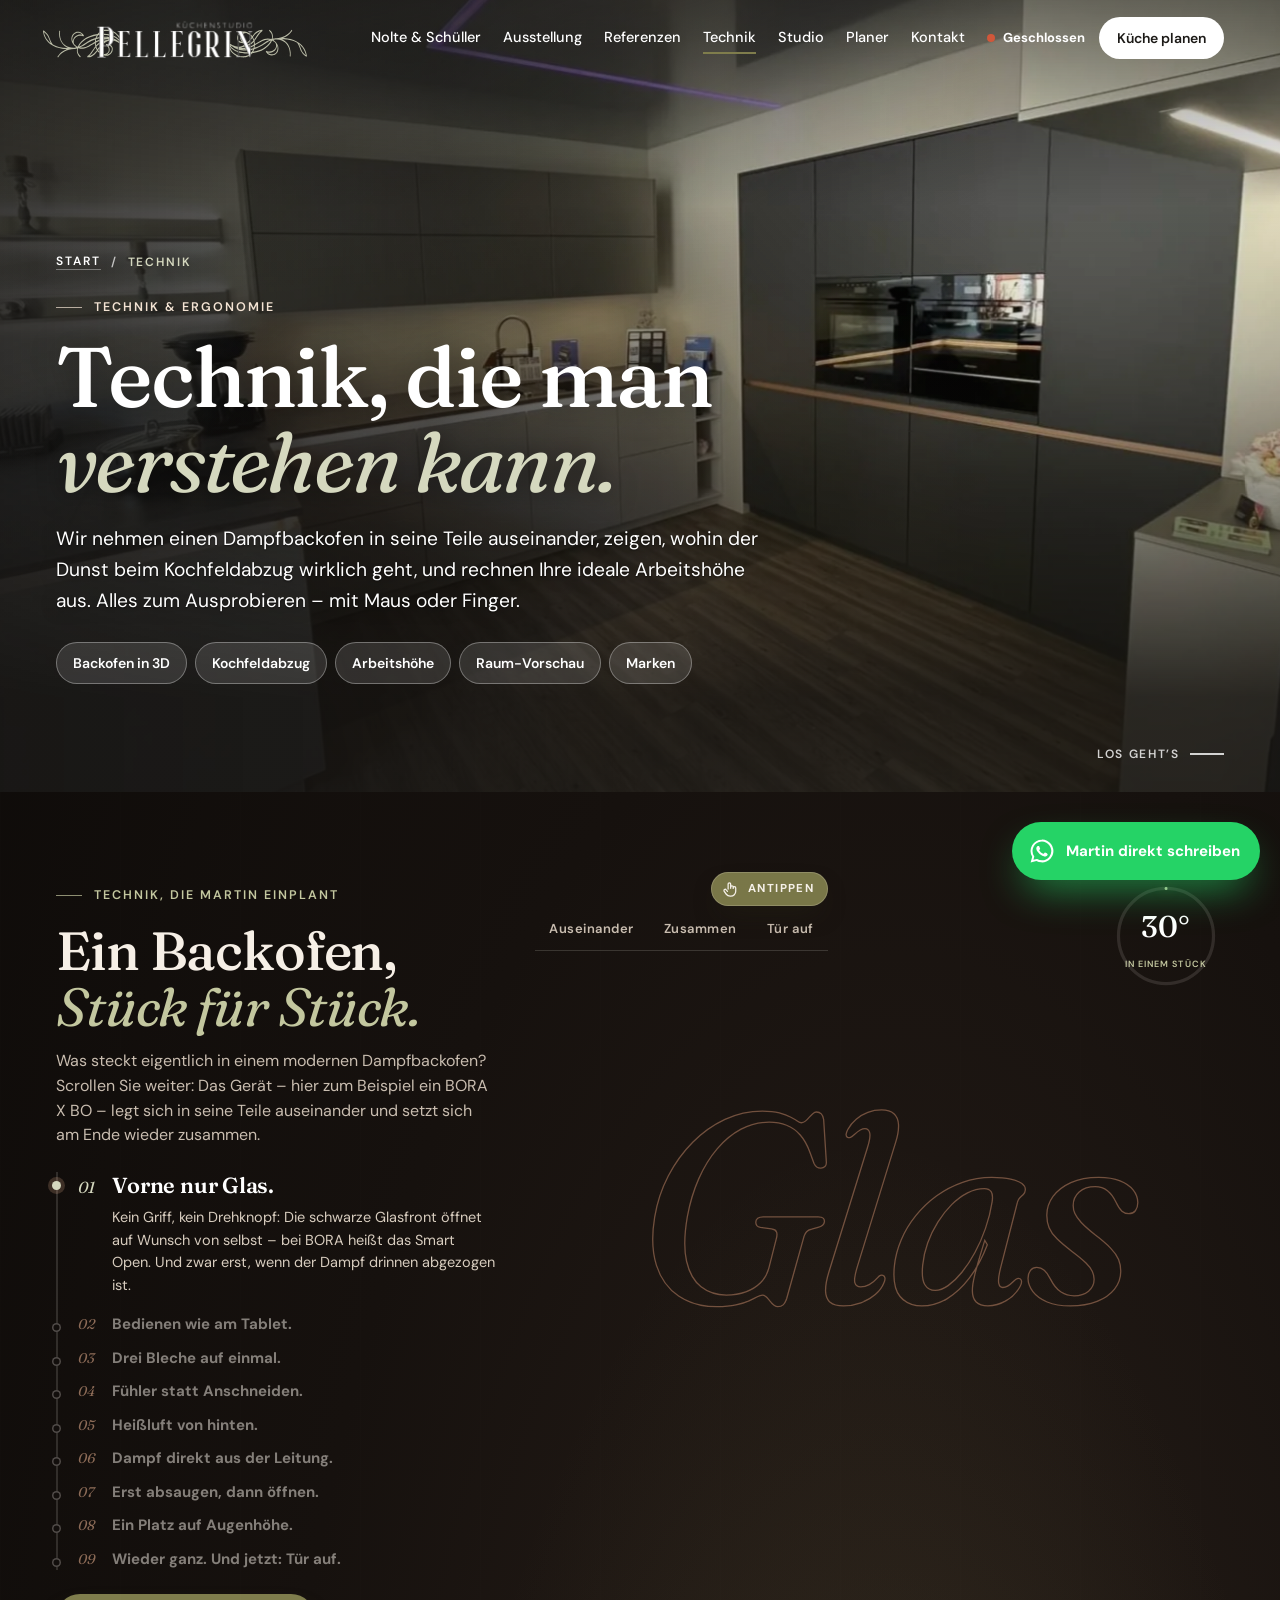
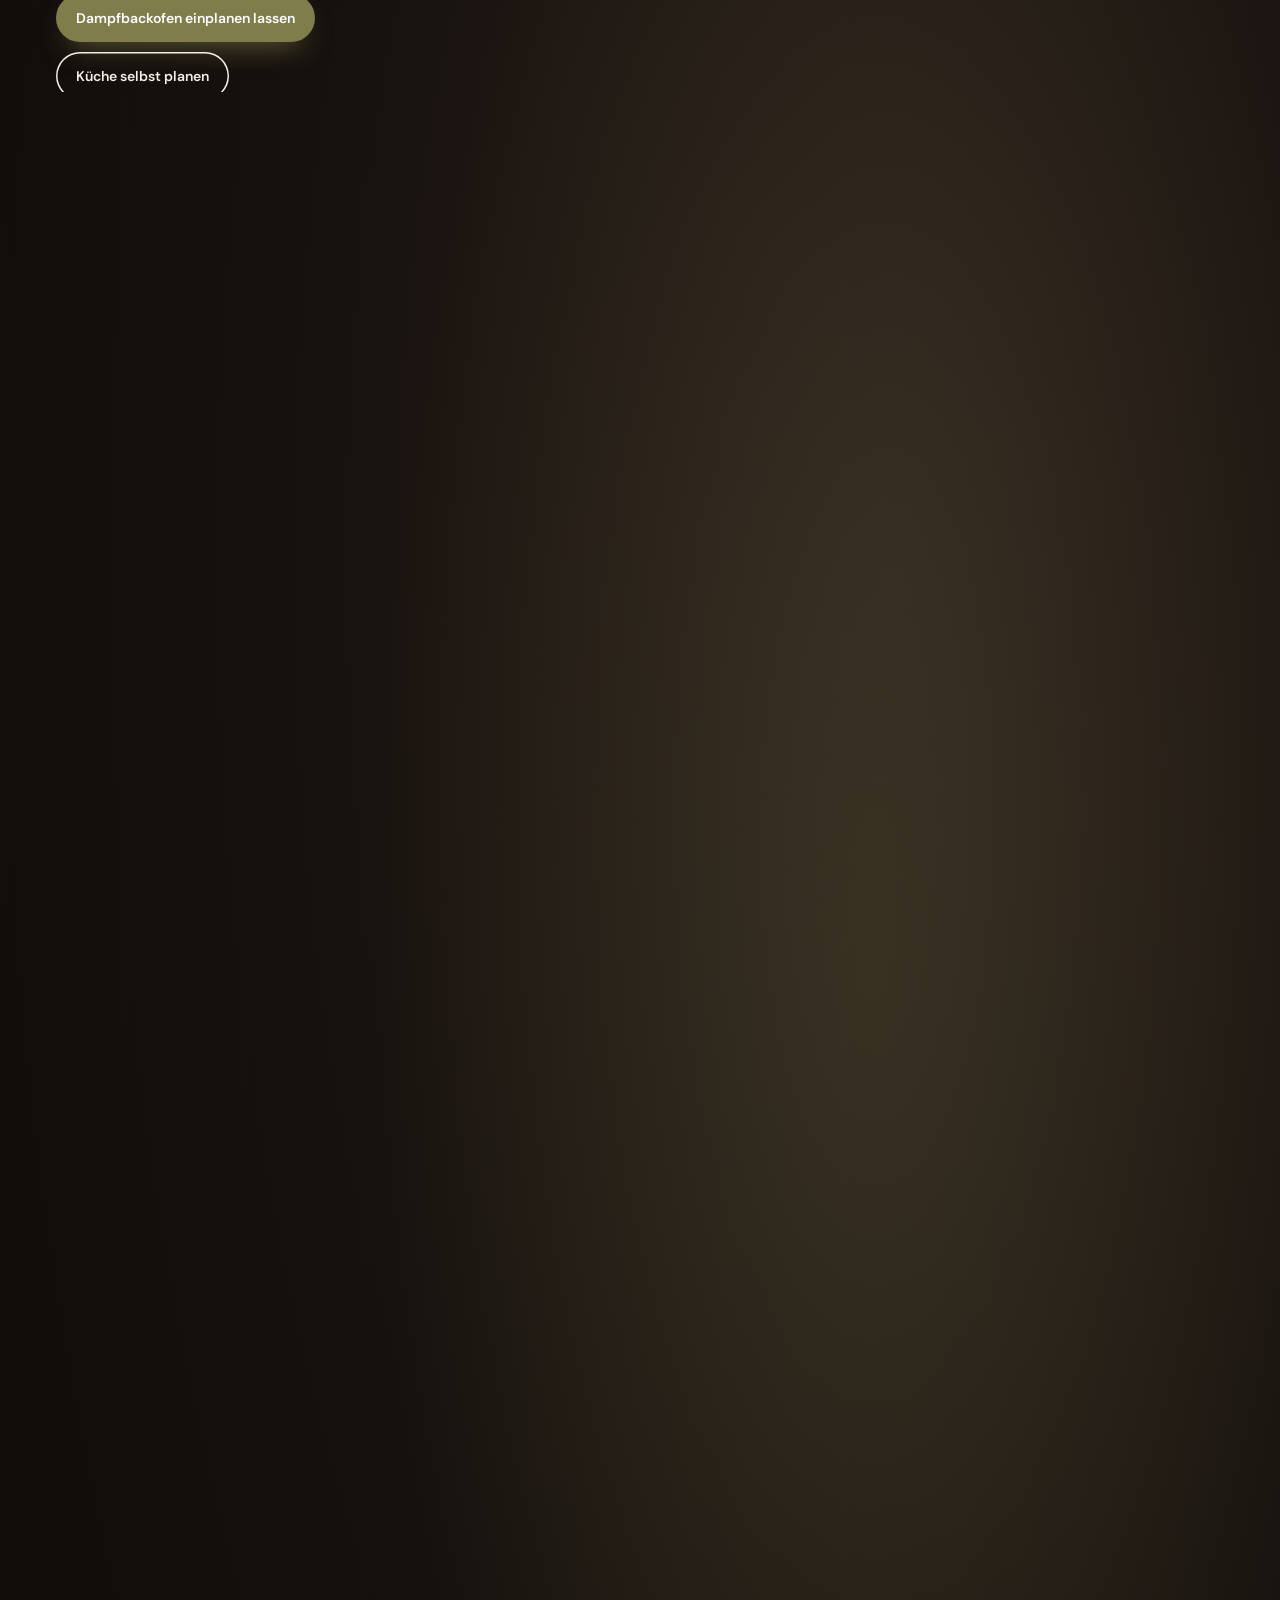
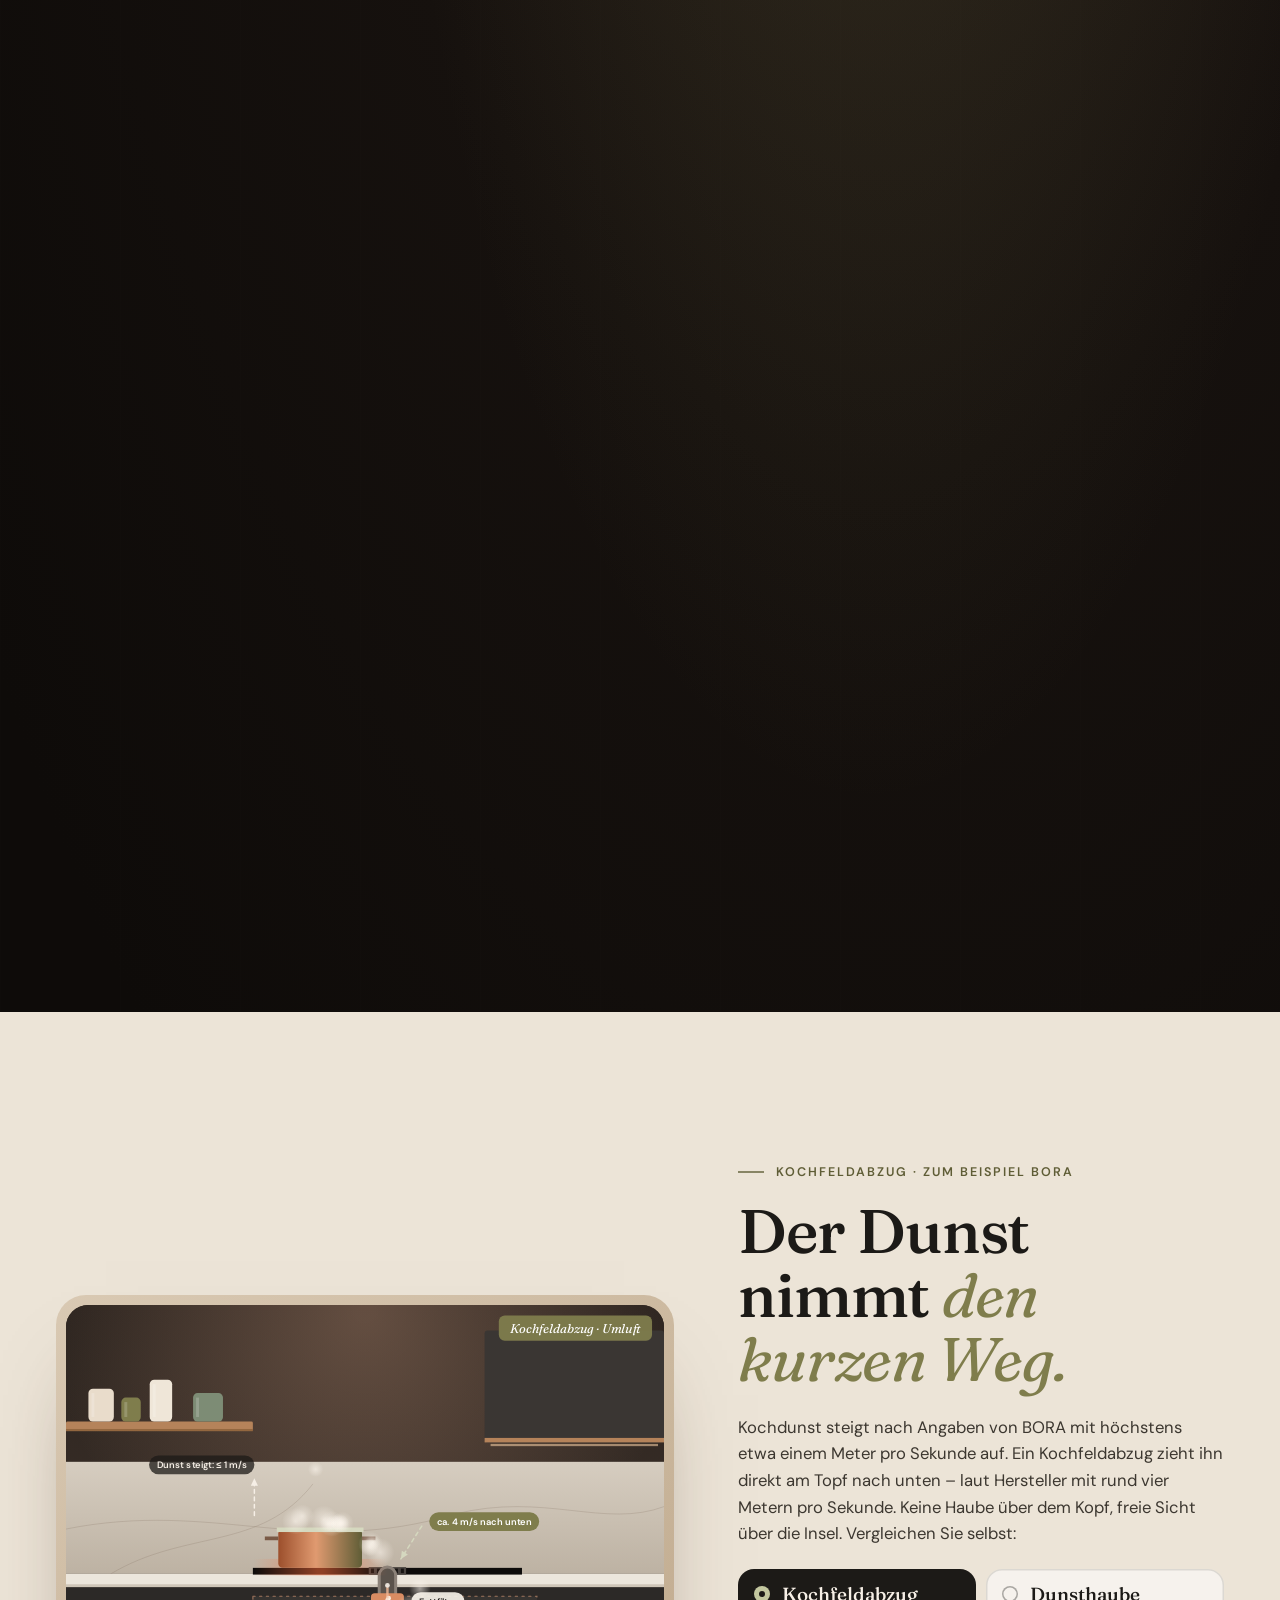
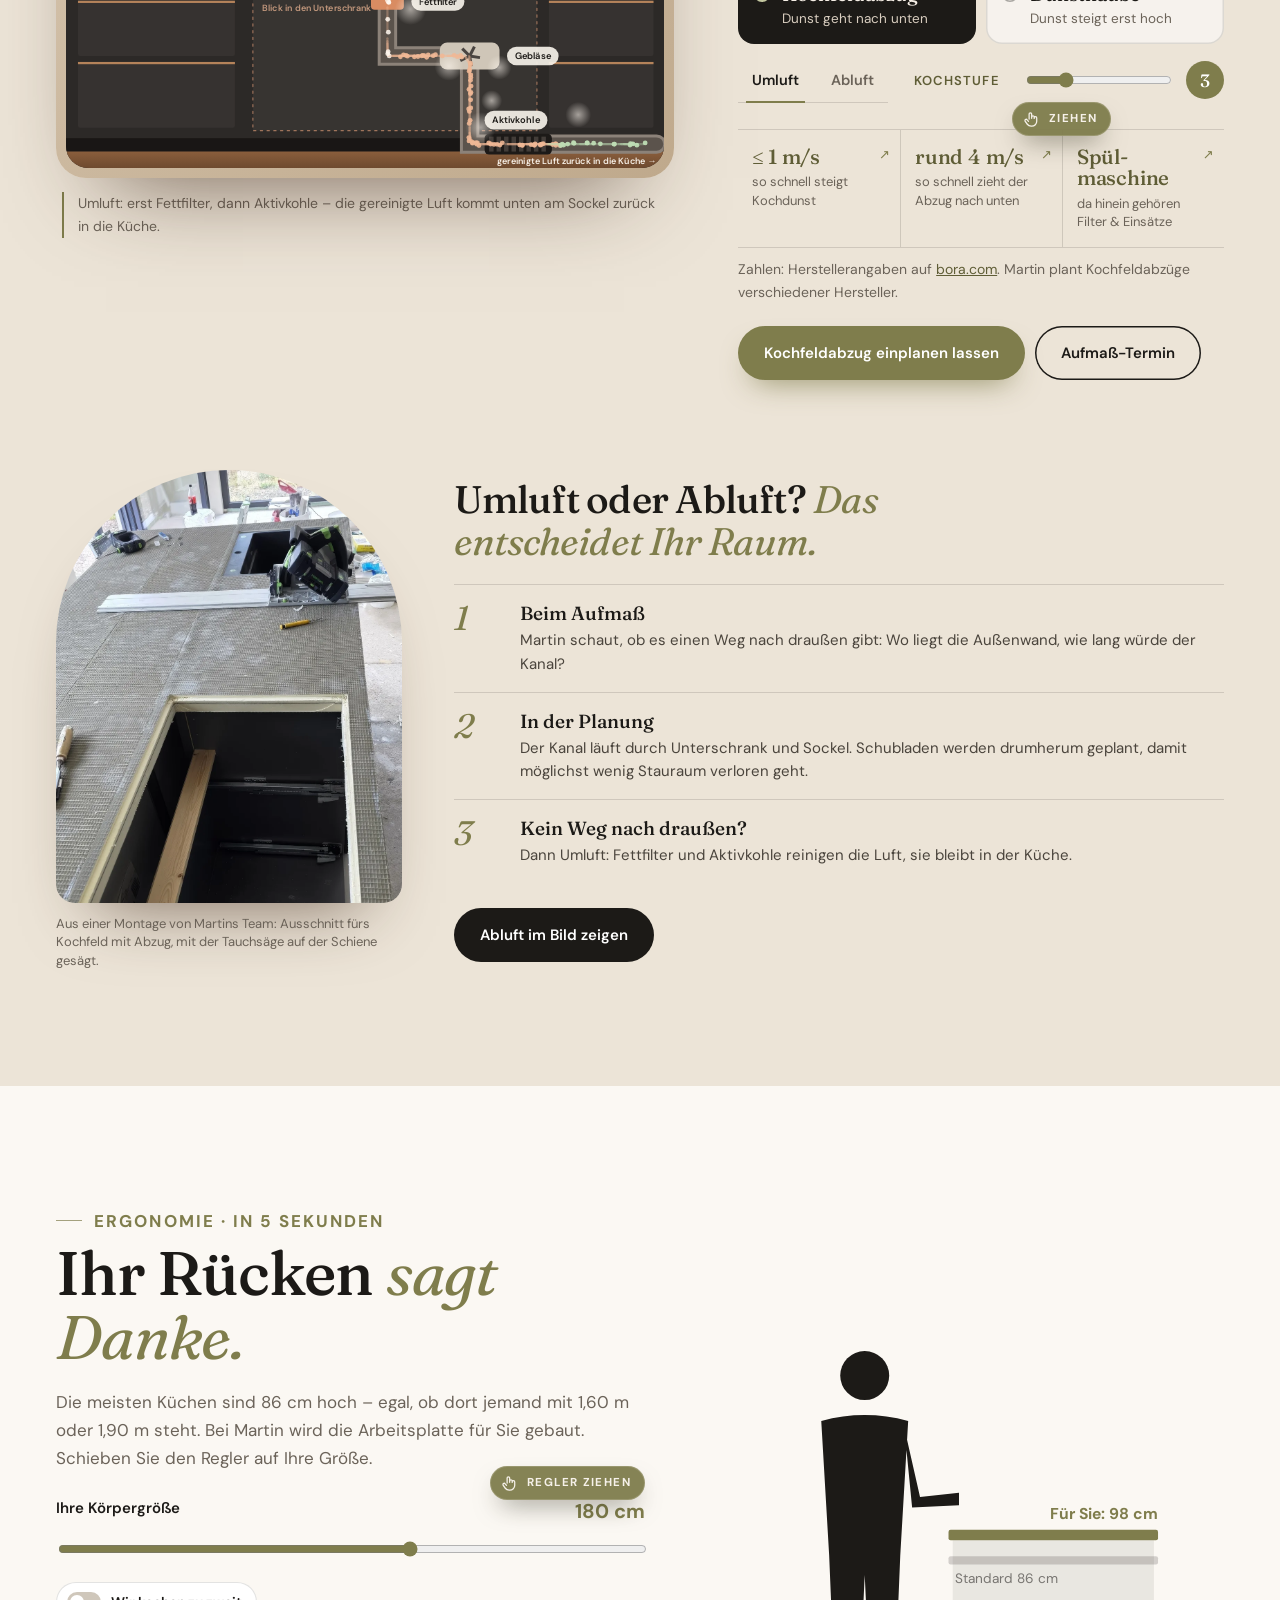
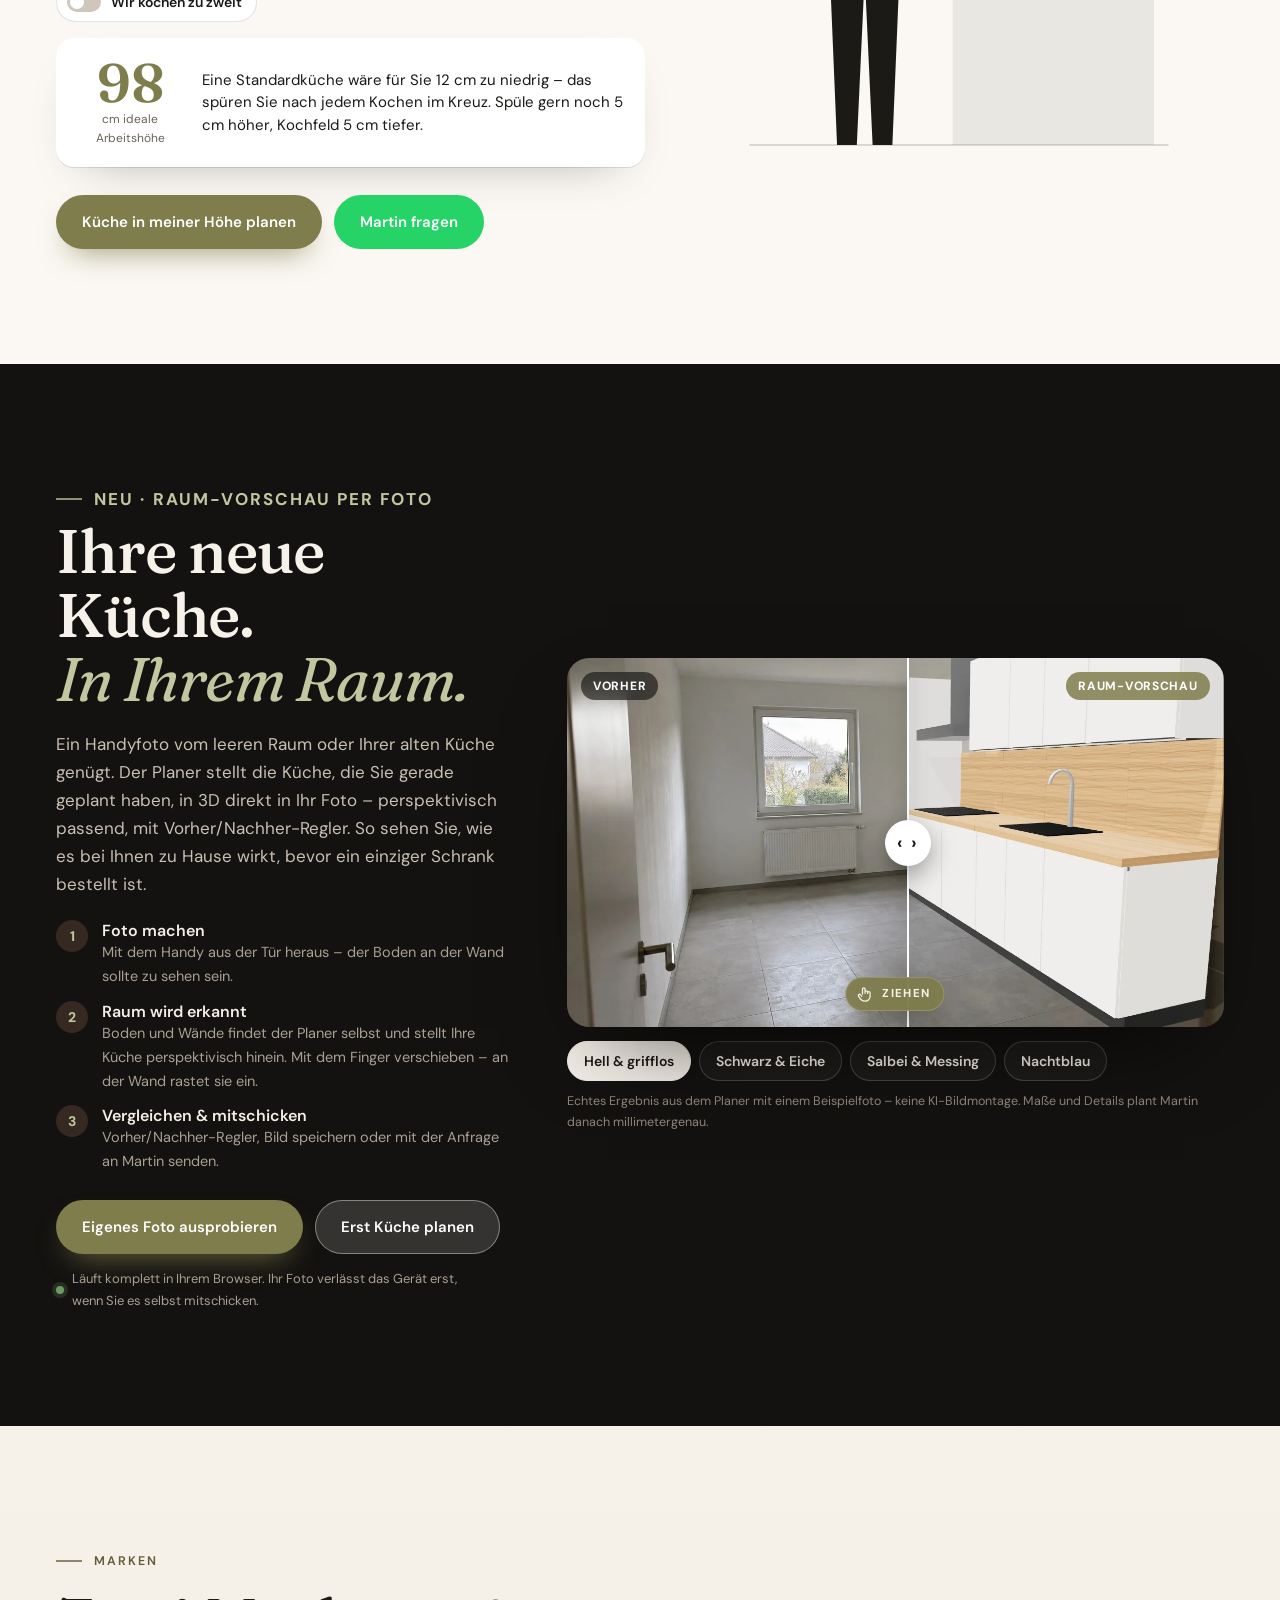
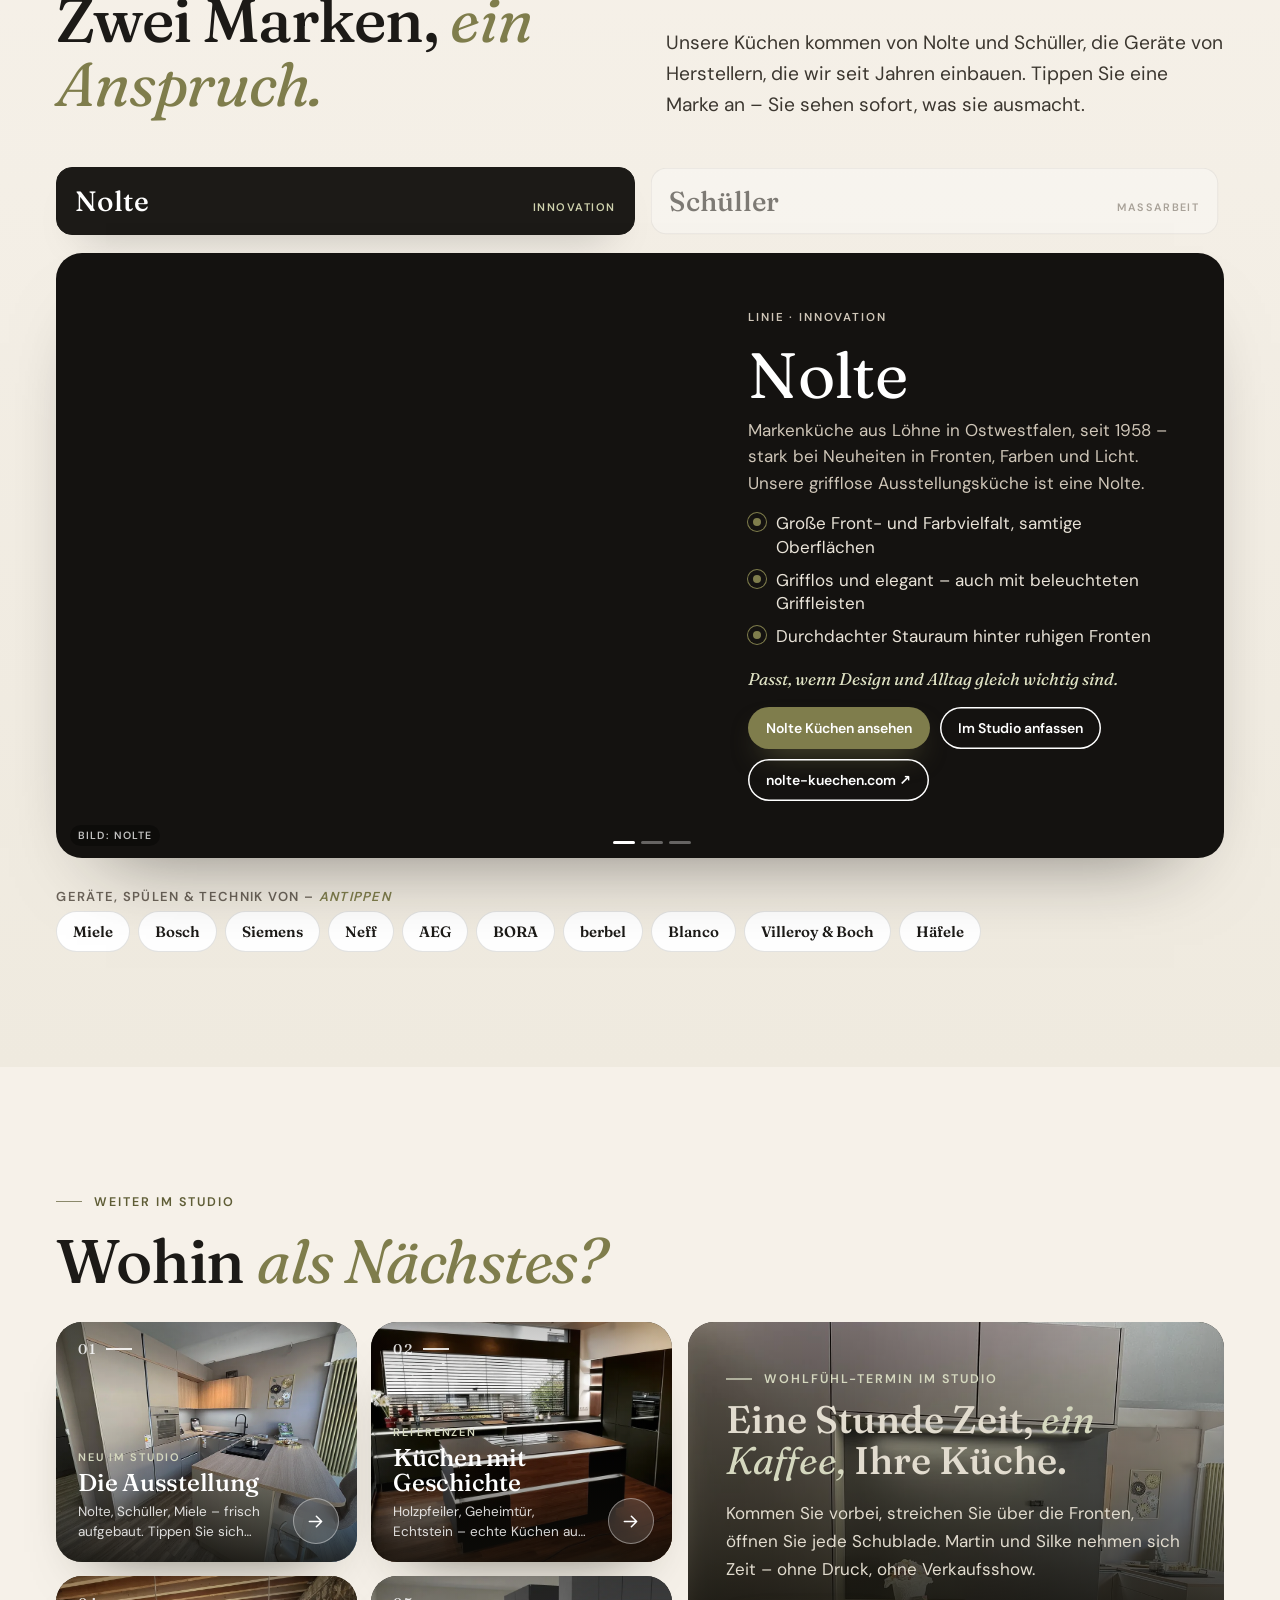
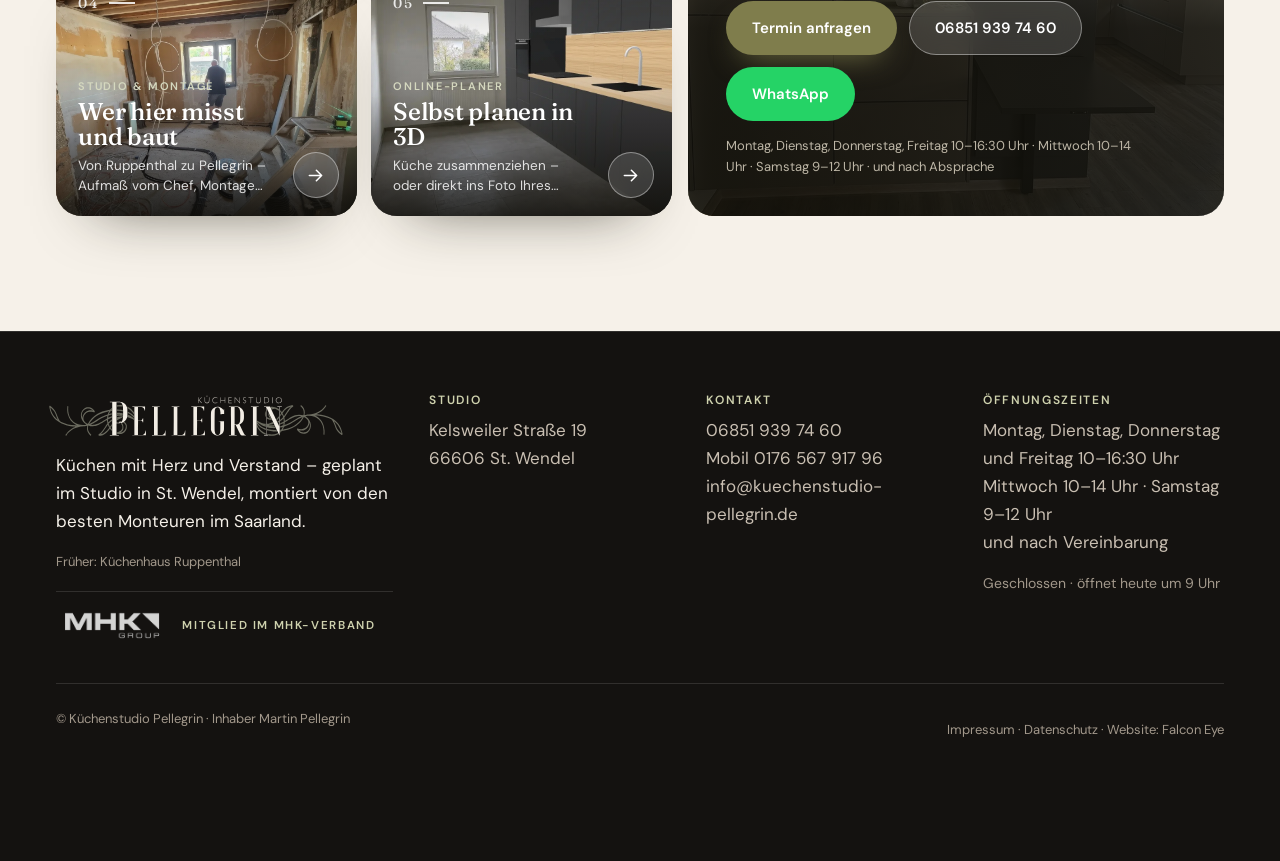
<file: technik.html>
<!doctype html>
<html lang="de" data-page="technik" data-hook="https://hook.eu1.make.com/a36b9tmomybuo3w4ffzs7iai0kumm900">
<head>
<meta charset="utf-8">
<script data-fe="intro">/* Intro bei jedem Oeffnen (auch Neuladen), nicht beim Zurueckklicken innerhalb der Seite; ?nointro ueberspringt */try{(function(k){var s=location.search;if(/[?&]nointro/.test(s)){sessionStorage.setItem(k,'1');return}var t=(performance.getEntriesByType('navigation')[0]||{}).type||'',i=false;if(t==='back_forward')return;try{var r=new URL(document.referrer);i=r.origin===location.origin&&r.pathname.indexOf(location.pathname.replace(/[^/]*$/,''))===0}catch(e){}if(/[?&]intro(&|=|$)/.test(s)||t==='reload'||!i)sessionStorage.removeItem(k)})('pel-intro3')}catch(e){}</script>
<meta name="viewport" content="width=device-width, initial-scale=1, viewport-fit=cover">
<title>Küchentechnik & Ergonomie erklärt | Küchenstudio Pellegrin</title>
<meta name="description" content="Dampfbackofen in 3D, Kochfeldabzug erklärt, die richtige Arbeitshöhe für Ihren Rücken und Ihre Küche per Foto im eigenen Raum – Küchenstudio Pellegrin.">
<meta name="robots" content="index, follow">
<link rel="canonical" href="https://kuechenstudio-pellegrin.de/technik.html">
<meta property="og:type" content="website">
<meta property="og:locale" content="de_DE">
<meta property="og:site_name" content="Küchenstudio Pellegrin">
<meta property="og:title" content="Küchentechnik & Ergonomie erklärt | Küchenstudio Pellegrin">
<meta property="og:description" content="Dampfbackofen in 3D, Kochfeldabzug erklärt, die richtige Arbeitshöhe für Ihren Rücken und Ihre Küche per Foto im eigenen Raum – Küchenstudio Pellegrin.">
<meta property="og:image" content="https://kuechenstudio-pellegrin.de/og.jpg">
<meta property="og:image:width" content="1200">
<meta property="og:image:height" content="630">
<meta property="og:image:alt" content="Küchenstudio Pellegrin in St. Wendel – Nolte und Schüller Küchen">
<meta property="og:url" content="https://kuechenstudio-pellegrin.de/technik.html">
<meta name="twitter:card" content="summary_large_image">
<meta name="twitter:title" content="Küchentechnik & Ergonomie erklärt | Küchenstudio Pellegrin">
<meta name="twitter:description" content="Dampfbackofen in 3D, Kochfeldabzug erklärt, die richtige Arbeitshöhe für Ihren Rücken und Ihre Küche per Foto im eigenen Raum – Küchenstudio Pellegrin.">
<meta name="twitter:image" content="https://kuechenstudio-pellegrin.de/og.jpg">
<meta name="theme-color" content="#f6f1e9">
<link rel="icon" href="img/favicon.png">
<link rel="apple-touch-icon" href="img/apple-touch-icon.png">
<link rel="preload" href="fonts/fraunces-latin-500-normal.woff2" as="font" type="font/woff2" crossorigin>
<style>:where(img[height]){height:auto}</style>
<link rel="stylesheet" href="assets/style.css?v=1794489744">
<link rel="stylesheet" href="assets/kp.css?v=1794489744">
<link rel="stylesheet" href="assets/pg.css?v=1794489744">
<link rel="stylesheet" href="assets/brand.css?v=1794489744">
<link rel="stylesheet" href="assets/mk2.css?v=1794489744">
<link rel="stylesheet" href="assets/uni.css?v=1794489744"><link rel="stylesheet" href="assets/geraete.css?v=1794489744">
<script type="application/ld+json">{"@context": "https://schema.org", "@graph": [{"@id": "https://kuechenstudio-pellegrin.de/#studio", "@type": ["HomeGoodsStore", "LocalBusiness"], "name": "Küchenstudio Pellegrin", "url": "https://kuechenstudio-pellegrin.de/"}, {"@type": "WebPage", "@id": "https://kuechenstudio-pellegrin.de/technik.html#seite", "url": "https://kuechenstudio-pellegrin.de/technik.html", "name": "Küchentechnik & Ergonomie erklärt | Küchenstudio Pellegrin", "description": "Dampfbackofen in 3D, Kochfeldabzug erklärt, die richtige Arbeitshöhe für Ihren Rücken und Ihre Küche per Foto im eigenen Raum – Küchenstudio Pellegrin.", "inLanguage": "de-DE", "isPartOf": {"@id": "https://kuechenstudio-pellegrin.de/#website"}, "about": {"@id": "https://kuechenstudio-pellegrin.de/#studio"}, "breadcrumb": {"@type": "BreadcrumbList", "itemListElement": [{"@type": "ListItem", "position": 1, "name": "Startseite", "item": "https://kuechenstudio-pellegrin.de/"}, {"@type": "ListItem", "position": 2, "name": "Technik", "item": "https://kuechenstudio-pellegrin.de/technik.html"}]}}]}</script>
</head>
<body>
<a class="skip" href="#main">Zum Inhalt springen</a>
<header class="hdr">
  <a class="brand" href="index.html" aria-label="Küchenstudio Pellegrin – Startseite"><svg class="plogo pl-full pl-anim pl-head" viewBox="70 74 2750 414" role="img" aria-label="Küchenstudio Pellegrin" data-pl-play><defs><linearGradient id="hdgL" x1="0" x2="1"><stop offset="0" stop-color="#000"/><stop offset=".05" stop-color="#fff"/></linearGradient><linearGradient id="hdgR" x1="0" x2="1"><stop offset=".95" stop-color="#fff"/><stop offset="1" stop-color="#000"/></linearGradient><mask id="hdmL" maskUnits="userSpaceOnUse" x="-3000" y="0" width="9000" height="750"><rect class="pl-mL" x="880" y="0" width="3000" height="750" fill="url(#hdgL)"/></mask><mask id="hdmR" maskUnits="userSpaceOnUse" x="-3000" y="0" width="9000" height="750"><rect class="pl-mR" x="-996" y="0" width="3000" height="750" fill="url(#hdgR)"/></mask><linearGradient id="hdsh" gradientUnits="userSpaceOnUse" x1="0" x2="420" y1="0" y2="0"><stop offset="0" stop-color="#fff" stop-opacity="0"/><stop offset=".5" stop-color="#fff" stop-opacity=".85"/><stop offset="1" stop-color="#fff" stop-opacity="0"/></linearGradient><clipPath id="hdcl"><use href="#hdc0"/><use href="#hdc1"/><use href="#hdc2"/><use href="#hdc3"/><use href="#hdc4"/><use href="#hdc5"/><use href="#hdc6"/><use href="#hdc7"/><use href="#hdc8"/></clipPath></defs><g class="pl-fl pl-fl-l" mask="url(#hdmL)"><path d="M251 473C249 471 248 469 248 468C248 466 264 445 273 435C289 419 314 402 336 394C340 393 340 392 338 392C337 392 333 391 330 391C313 391 278 385 255 378C196 362 148 327 124 283C111 261 105 241 100 210C99 207 103 201 105 201C109 201 136 224 145 236C156 250 161 258 173 292C179 308 187 325 194 335C198 342 198 342 210 348C248 367 289 377 342 379L354 380L343 375C306 355 281 322 270 279C265 261 263 237 265 217C266 210 266 204 266 203C266 203 268 204 271 204C274 205 275 206 275 207C274 209 274 216 273 223C270 294 305 351 364 370C384 377 407 379 428 376C441 373 441 374 434 368C398 342 381 299 394 261C401 239 421 220 443 214C452 212 468 213 476 216C490 221 505 233 514 246L518 252L516 256C514 260 513 261 512 261C511 260 506 259 502 258C488 253 469 253 458 257C446 261 438 266 430 275C417 288 412 301 413 318C414 333 416 338 427 348C435 356 450 366 453 366C454 366 456 363 458 360C471 332 505 297 539 276C565 260 604 246 642 240L656 237L665 228L674 218L674 226C674 231 674 234 673 235C672 236 672 236 673 236C674 236 674 238 674 242L674 248L668 248C662 249 661 250 659 252C657 254 647 274 647 275C647 275 652 274 657 273C662 271 668 270 670 270L674 269L674 275C674 279 674 281 673 281C672 282 665 283 658 285C650 287 644 288 643 289C642 290 638 310 639 310C639 311 646 308 655 304C675 293 674 294 674 301L674 308L656 316L638 325L638 329C638 333 640 349 641 351C641 352 642 352 646 348C650 343 660 335 669 328L674 325L674 332L674 339L670 342C664 346 653 356 648 361L644 366L646 372C648 378 655 391 656 392C656 392 656 392 657 391C658 390 662 385 666 378L674 368L674 376L674 384L668 393C661 402 661 402 669 410L674 416L674 423L674 430L667 424C664 420 659 415 658 414L656 410L654 413C634 441 618 456 598 465C588 470 574 474 564 474C560 475 556 475 555 476C554 476 553 475 552 470C551 465 551 464 553 462C568 450 572 446 578 440C588 429 596 417 613 392C621 379 629 368 631 366C634 362 634 362 632 356C632 352 631 346 630 342C629 330 632 329 601 347C548 380 527 388 495 387C482 387 478 387 470 385C464 383 459 382 459 382C458 382 455 394 454 402C453 422 460 439 476 456L485 466L483 470C482 473 481 475 480 475C478 475 462 458 458 450C446 432 443 410 447 390C448 387 448 385 448 384C448 384 443 385 438 386C434 387 423 388 415 389C342 394 285 425 256 474C254 476 254 476 251 473ZM589 456C607 449 626 433 643 411L650 402L646 394C644 391 641 385 640 381C639 378 637 375 637 375C636 375 628 386 619 400C599 430 593 438 582 451C572 462 572 462 589 456ZM726 457L719 456L719 449C719 446 719 443 720 443C720 443 724 442 728 442C746 438 760 428 767 414C770 409 770 408 770 398C770 387 770 386 767 379C765 375 761 369 759 367C756 364 755 362 756 362C762 359 766 359 767 360C777 375 779 382 779 398C779 407 779 410 777 416C773 427 764 438 754 444C752 445 750 446 750 447C751 447 754 446 758 446C783 440 802 416 802 391C802 376 795 365 782 359L775 355L781 352L786 348L790 350C798 354 806 366 810 378C812 386 811 403 808 413C800 436 782 452 761 458C753 459 734 459 726 457ZM510 374C525 373 546 366 568 354C581 346 628 318 629 316C630 316 630 314 630 311C630 308 631 303 631 299C632 295 632 292 632 292C632 292 626 294 620 297C591 308 566 320 539 339C518 353 506 360 491 368C478 374 478 374 481 374C489 376 496 376 510 374ZM476 362C494 354 509 345 534 328C564 308 590 295 620 284C637 278 636 279 639 270C640 267 643 261 645 257C647 254 648 251 648 251C647 251 640 252 632 254C595 262 562 274 536 291C510 308 483 336 470 358C468 361 466 364 466 365C466 366 468 365 476 362ZM742 346C743 343 744 340 744 340C744 339 762 340 763 340C763 341 762 342 760 344C757 348 752 350 746 351L742 352L742 346ZM720 329C719 323 720 322 722 320L726 317L723 318C720 318 720 318 720 312L720 306L723 305C728 304 753 299 755 299C756 299 760 298 765 296C769 295 773 294 774 294C774 295 774 298 773 301L772 306L765 309C755 313 740 321 729 328L720 335L720 329ZM867 324C853 316 838 310 827 307C822 306 818 305 817 305C817 304 818 303 818 301C819 299 819 294 820 290L820 282L832 288C844 294 859 303 869 311C873 314 876 316 876 316C877 316 877 320 877 323L876 330L867 324ZM174 319C171 314 167 302 164 294C154 266 148 254 136 241C128 232 111 217 110 219C110 220 115 240 119 250C127 273 140 293 157 310C164 317 176 328 178 328C178 328 176 324 174 319ZM408 292C416 268 436 250 461 244C468 242 471 242 482 242C489 243 496 243 497 244C499 244 499 244 496 240C472 219 439 220 416 242C399 260 394 283 402 309L403 314L404 306C405 302 407 296 408 292ZM874 307C866 296 846 280 828 271L820 267L820 260L820 254L826 257C842 264 858 275 870 287L877 295L877 303L876 311L874 307ZM720 287C719 280 718 281 738 279C746 278 752 278 752 278C752 277 745 277 736 276L720 276L720 270L720 264L736 264C745 265 757 266 762 266C768 267 773 268 773 268C774 268 774 273 774 280L774 292L757 291C746 291 737 291 730 292L720 294L720 287ZM875 279C868 262 846 240 826 227C819 223 819 223 816 216C815 212 814 208 814 208C815 208 827 215 838 221C848 229 866 246 872 256L877 263L877 272C876 282 876 282 875 279ZM767 251C756 249 735 247 727 247L720 247L720 240L720 234L729 234C746 236 772 239 774 240C774 241 774 243 774 247L774 252L767 251ZM720 204C720 201 720 198 719 198C719 196 733 194 750 194C768 194 770 194 770 199C771 201 771 203 772 205C772 207 772 207 754 206C741 206 733 206 728 207L720 209L720 204Z"/></g><g class="pl-fl pl-fl-r" mask="url(#hdmR)"><path d="M2121 475C2112 474 2112 474 2113 472C2114 470 2114 470 2113 468C2111 466 2110 466 2103 466L2095 466L2095 462L2095 457L2104 460C2133 467 2164 465 2188 454L2196 450L2198 455L2201 460L2193 464C2177 473 2161 476 2138 476C2130 476 2122 476 2121 475ZM2775 464C2752 446 2737 429 2728 410C2726 406 2721 394 2718 384C2710 364 2700 343 2694 334C2690 328 2688 327 2680 322C2654 309 2621 299 2588 294C2572 292 2550 290 2541 290L2535 290L2545 295C2592 319 2618 364 2623 424C2624 437 2623 464 2622 466C2621 466 2619 466 2617 465C2614 465 2614 464 2614 462C2622 387 2591 326 2532 302C2509 292 2478 290 2453 295L2448 296L2454 302C2505 337 2514 408 2472 442C2441 467 2400 460 2374 424L2370 418L2372 413C2374 409 2375 408 2376 409C2406 421 2436 416 2457 396C2470 383 2476 369 2475 352C2474 335 2470 328 2456 316C2449 311 2434 302 2434 303C2434 303 2432 306 2430 310C2423 325 2408 346 2391 361C2353 398 2306 420 2245 430L2231 432L2224 440L2218 448L2217 442C2217 438 2217 432 2217 428L2217 421L2222 421C2225 421 2227 420 2228 418C2231 416 2241 396 2240 395C2240 395 2236 396 2232 397C2217 400 2217 400 2217 398C2215 392 2216 388 2218 388C2228 386 2243 382 2244 381C2245 380 2246 377 2247 371C2250 357 2251 357 2233 366C2225 370 2217 374 2217 374C2216 374 2216 371 2216 368L2216 362L2232 354C2241 349 2249 345 2249 344C2250 343 2249 320 2247 318C2247 317 2243 321 2238 325C2230 333 2224 338 2219 342L2216 343L2216 336L2216 330L2223 324C2226 322 2233 316 2237 312L2244 304L2242 299C2240 291 2233 278 2232 278C2232 278 2228 283 2224 288L2216 299L2216 291L2216 283L2221 275C2227 267 2227 268 2219 260C2216 256 2216 256 2216 249L2216 242L2220 244C2221 246 2225 250 2228 253L2232 259L2240 249C2264 216 2288 201 2322 196C2335 194 2335 194 2335 197C2337 206 2338 205 2330 211C2313 224 2302 238 2277 275C2268 288 2260 301 2258 303L2255 307L2256 318C2257 323 2258 329 2258 331C2258 333 2258 336 2259 337L2259 339L2264 336C2266 334 2278 328 2290 321C2315 305 2340 292 2354 288C2379 280 2402 280 2428 288C2431 288 2434 277 2433 262C2433 243 2426 228 2411 212C2407 208 2403 204 2403 204C2403 203 2404 201 2405 198L2407 194L2412 198C2415 201 2420 206 2424 210C2441 232 2446 255 2440 283L2440 286L2443 285C2450 283 2464 281 2478 280C2507 278 2539 270 2564 257C2591 244 2612 226 2628 202C2631 198 2634 194 2634 194C2634 194 2636 196 2637 198C2641 202 2641 202 2629 217C2611 242 2586 262 2557 273L2547 278L2556 278C2606 282 2645 292 2680 310C2740 339 2776 388 2787 451L2789 462L2786 466C2784 468 2782 469 2782 469C2782 469 2779 467 2775 464ZM2076 463C2047 450 2020 425 2007 399C2004 394 2004 393 2004 382L2004 370L2007 377C2017 405 2036 426 2064 444C2069 446 2076 450 2079 451L2085 454L2085 460C2085 463 2085 466 2084 466C2084 466 2080 464 2076 463ZM2776 444C2769 411 2751 379 2727 356C2720 349 2712 342 2711 342C2710 342 2712 345 2713 349C2717 356 2721 366 2728 384C2736 407 2742 418 2755 432C2763 440 2777 452 2778 452C2778 451 2778 448 2776 444ZM2445 443C2456 440 2470 431 2477 422C2489 404 2493 385 2487 363L2485 354L2484 362C2481 386 2465 409 2444 419C2439 422 2432 425 2428 426C2421 428 2403 428 2395 427L2390 426L2392 429C2404 442 2426 447 2445 443ZM2155 435C2140 434 2119 431 2105 428L2094 425L2095 419C2095 416 2095 413 2096 413C2096 413 2101 414 2107 415C2125 420 2144 422 2165 423L2184 423L2186 429C2187 432 2189 435 2189 435C2189 436 2172 436 2155 435ZM2077 419C2048 408 2026 393 2010 373L2004 366L2004 351C2004 343 2004 336 2004 336C2005 336 2009 339 2015 342C2039 356 2057 363 2075 365L2085 366L2085 380L2085 394L2077 391C2059 384 2037 372 2021 360C2013 354 2007 350 2007 352C2007 354 2020 369 2026 376C2040 388 2060 400 2079 407L2085 409L2085 416C2085 419 2085 422 2085 422C2085 422 2081 421 2077 419ZM2252 416C2285 410 2318 398 2342 385C2372 367 2403 338 2418 312C2420 308 2422 305 2422 304C2421 304 2399 314 2388 320C2382 323 2366 333 2354 341C2320 363 2297 375 2266 386L2252 392L2249 399C2248 403 2245 409 2244 412C2242 415 2241 417 2241 418C2241 418 2243 418 2252 416ZM2140 405C2129 404 2115 402 2103 399L2094 397L2094 382L2094 366L2101 366C2114 364 2129 359 2148 348C2149 348 2157 366 2157 367C2157 367 2150 368 2142 369C2134 371 2124 373 2120 374L2112 377L2116 378C2123 379 2149 379 2156 378L2162 377L2165 382C2166 386 2167 388 2167 388C2166 389 2150 391 2141 391C2125 391 2137 393 2156 393L2170 393L2172 399C2174 404 2175 405 2173 405C2171 406 2153 406 2140 405ZM2204 373L2201 368L2204 366C2206 365 2206 365 2207 369C2207 370 2207 374 2207 375C2206 378 2206 378 2204 373ZM2272 372C2301 360 2320 350 2352 328C2372 315 2393 303 2404 299C2407 298 2409 296 2409 296C2409 294 2391 294 2381 295C2355 298 2336 306 2286 336C2272 344 2260 352 2260 352C2259 353 2258 356 2258 360C2258 364 2257 369 2256 372C2256 375 2256 377 2257 377C2258 377 2264 374 2272 372ZM2192 349C2191 346 2190 344 2190 344C2190 344 2194 342 2199 339L2207 335L2207 342L2207 349L2202 351C2198 353 2196 354 2196 354C2195 354 2194 352 2192 349ZM2183 329L2181 324L2188 316C2192 312 2198 306 2201 302L2206 296L2206 300C2206 303 2206 306 2207 308C2207 311 2207 312 2196 323L2186 334L2183 329ZM2120 329C2113 327 2103 324 2098 320C2094 317 2094 317 2094 310L2094 303L2098 306C2103 310 2111 314 2118 315C2127 318 2128 318 2122 311C2113 300 2108 285 2108 271L2108 262L2113 272C2116 277 2118 284 2119 287C2120 289 2122 294 2124 296C2126 300 2133 314 2139 327L2140 330L2133 330C2130 330 2124 329 2120 329ZM2082 302C2075 289 2075 267 2082 252L2085 246L2085 276C2085 293 2085 306 2084 306C2084 306 2083 304 2082 302ZM2253 293C2253 292 2262 280 2271 266C2289 239 2297 228 2308 217C2312 212 2315 209 2315 209C2312 209 2296 215 2289 219C2273 227 2261 238 2245 259L2238 268L2243 277C2246 283 2248 289 2249 291C2250 296 2251 296 2253 293ZM2094 240L2094 232L2097 236C2099 241 2099 243 2096 247L2094 250L2094 240ZM2200 243C2194 238 2175 228 2170 227C2166 227 2154 229 2146 233C2139 236 2140 236 2137 230C2135 226 2135 226 2137 224C2138 223 2138 223 2136 223C2134 223 2133 222 2131 218C2130 215 2129 212 2130 212C2130 210 2145 210 2154 211C2171 213 2195 223 2206 233C2206 233 2206 236 2206 240L2206 247L2200 243Z"/></g><g class="pl-word"><path class="pl-c" id="hdc0" style="--i:0" d="M655 470L655 468L666 468L677 468L677 318L677 168L666 168C656 168 656 167 655 165L655 163L705 163C760 164 759 164 774 171C790 178 801 190 809 206C816 219 816 224 816 263L816 298L813 307C804 333 786 350 760 358C756 359 747 359 735 360L716 360L716 414L716 468L727 468L738 468L738 470L738 473L696 473L655 473L655 470ZM753 352C762 348 769 339 773 325C776 312 777 297 777 252C776 214 776 210 774 202C770 185 764 174 755 170C751 168 749 168 733 167L716 167L716 261C717 312 717 355 717 355C717 355 724 355 733 355C746 354 749 354 753 352Z"/><path class="pl-c" id="hdc1" style="--i:1" d="M861 470C861 468 863 468 870 468L880 468L880 339L880 211L870 211C862 211 861 211 861 209C861 207 862 207 920 207L978 207L978 226C978 245 978 246 976 246C974 246 974 245 974 242C974 233 964 219 954 214C949 212 947 212 931 211L913 211L913 272L913 333L926 333C933 333 941 332 944 332C950 330 955 325 956 319C957 316 958 315 959 315C961 315 961 316 961 334C961 353 961 354 959 354C958 354 957 353 957 352C957 349 953 342 950 340C946 337 939 336 926 336L914 336L913 402L913 468L934 468C954 468 955 467 960 465C971 460 979 448 981 435C982 429 983 428 984 428C986 428 986 430 986 450L986 471L924 471C869 471 861 471 861 470Z"/><path class="pl-c" id="hdc2" style="--i:2" d="M1041 470C1041 468 1042 468 1050 468L1060 468L1060 340L1060 212L1051 212C1043 212 1042 211 1041 210C1041 208 1043 208 1077 208C1112 208 1113 208 1113 210C1113 212 1112 212 1104 212L1094 212L1094 327C1094 390 1094 448 1094 455L1094 468L1114 468C1135 468 1136 468 1141 465C1153 459 1161 448 1162 435C1162 430 1163 428 1164 428C1166 428 1166 429 1166 450L1166 472L1104 472C1042 472 1041 472 1041 470Z"/><path class="pl-c" id="hdc3" style="--i:3" d="M1222 471C1221 471 1221 470 1221 469C1221 468 1223 468 1230 468L1240 468L1240 457C1241 451 1241 393 1241 329L1241 212L1232 212C1223 212 1222 212 1222 210C1222 208 1223 208 1258 208C1292 208 1293 208 1293 210C1293 212 1292 212 1284 212L1274 212L1274 340L1274 468L1295 468C1315 468 1316 468 1322 465C1333 459 1341 448 1343 435C1343 429 1344 428 1345 428C1347 428 1347 429 1347 440C1347 447 1347 457 1346 462L1346 472L1284 472C1250 472 1222 472 1222 471Z"/><path class="pl-c" id="hdc4" style="--i:4" d="M1402 470C1402 468 1404 468 1412 468L1421 468L1421 340L1421 211L1412 211C1403 211 1402 211 1402 209C1402 207 1403 207 1461 207L1520 207L1520 226C1520 245 1520 246 1518 246C1517 246 1516 245 1515 241C1514 233 1510 226 1504 221C1495 212 1492 212 1472 211L1455 211L1454 257C1454 283 1454 310 1454 318L1454 332L1468 333C1475 333 1483 333 1485 332C1491 330 1497 324 1498 319C1498 316 1499 315 1500 315C1502 315 1502 316 1502 334C1502 353 1502 354 1500 354C1498 354 1498 353 1498 351C1498 348 1495 343 1491 340C1487 337 1482 336 1468 336L1455 336L1455 363C1455 378 1455 407 1454 429L1454 468L1473 468C1494 468 1499 467 1507 462C1514 456 1521 446 1523 436C1524 429 1524 428 1526 428C1527 428 1527 432 1527 450L1527 471L1464 471C1410 471 1402 471 1402 470Z"/><path class="pl-c" id="hdc5" style="--i:5" d="M1633 472C1620 470 1609 464 1600 454C1592 446 1589 441 1585 430L1582 422L1582 343C1582 255 1582 256 1589 242C1607 205 1654 197 1683 225C1687 228 1691 233 1693 236C1697 243 1699 242 1699 236C1699 232 1699 231 1701 231C1703 231 1703 232 1703 254L1703 276L1694 276C1688 276 1681 276 1677 277L1669 277L1669 263C1667 228 1659 213 1642 213C1630 213 1623 220 1618 237C1616 245 1615 425 1618 439C1621 459 1629 470 1642 469C1655 469 1662 462 1667 442C1668 435 1668 430 1668 390L1668 346L1661 345C1654 345 1653 345 1653 343C1654 342 1656 342 1678 342L1702 342L1702 382C1702 426 1702 427 1696 440C1685 462 1658 476 1633 472Z"/><path class="pl-c" id="hdc6" style="--i:6" d="M1747 471C1747 469 1748 469 1756 469L1766 468L1766 414C1766 383 1766 326 1765 285L1765 212L1756 212C1748 212 1746 211 1746 210C1746 208 1748 208 1786 208C1832 208 1835 208 1849 215C1864 223 1876 237 1882 254C1884 261 1884 264 1885 289C1885 321 1884 326 1878 341C1872 352 1862 363 1852 368C1848 370 1845 372 1845 372C1845 373 1854 393 1866 417C1889 464 1890 466 1898 468C1902 469 1903 470 1903 471C1903 473 1902 473 1885 473C1875 473 1865 472 1863 472C1855 470 1853 466 1830 420L1809 376L1804 376L1799 376L1799 422L1799 469L1808 469C1817 469 1818 469 1818 471C1818 473 1817 473 1782 473C1748 473 1747 473 1747 471ZM1830 370C1839 366 1845 357 1849 342C1851 333 1852 270 1850 254C1848 234 1843 222 1833 216C1829 212 1829 212 1814 212L1799 212L1799 292L1799 372L1813 372C1824 372 1827 372 1830 370Z"/><path class="pl-c" id="hdc7" style="--i:7" d="M1948 471C1948 469 1949 469 1958 469L1967 469L1967 340L1967 212L1958 212C1949 212 1948 212 1948 210C1948 208 1949 208 1984 208C2018 208 2020 208 2020 210C2020 211 2018 212 2010 212L2001 212L2001 340L2001 469L2011 469C2019 469 2020 469 2020 471C2020 472 2017 472 1984 473C1948 473 1948 473 1948 471Z"/><path class="pl-c" id="hdc8" style="--i:8" d="M2069 471C2069 469 2070 469 2078 469L2088 469L2088 340L2088 212L2078 212C2070 212 2069 212 2069 210C2069 208 2070 208 2096 208L2124 208L2131 223C2135 232 2151 267 2167 301C2183 335 2199 369 2202 376C2206 384 2209 390 2209 390C2210 391 2210 215 2209 212C2209 212 2205 212 2200 212C2192 212 2190 211 2190 210C2190 208 2191 208 2211 208C2231 208 2232 208 2232 210C2232 212 2231 212 2222 212L2213 212L2213 331C2213 482 2213 473 2211 473C2210 473 2207 467 2192 434C2178 405 2166 378 2158 362C2154 352 2150 345 2150 344C2150 344 2147 337 2142 328C2138 320 2135 313 2135 312C2135 312 2117 274 2100 236C2096 227 2092 219 2091 219C2091 218 2091 445 2092 458L2092 469L2102 469C2110 469 2111 469 2111 471C2110 472 2109 472 2090 473C2070 473 2069 473 2069 471Z"/></g><rect class="pl-sheen" x="-700" y="140" width="420" height="360" fill="url(#hdsh)" clip-path="url(#hdcl)"/><g class="pl-sub"><path style="--j:0" d="M1442 560C1442 534 1442 533 1444 533C1446 533 1446 534 1446 546C1446 552 1446 558 1447 558C1447 558 1453 552 1460 546C1470 535 1472 533 1474 533C1477 533 1477 534 1465 546L1452 558L1466 572C1478 585 1479 586 1477 586C1474 586 1471 583 1461 573C1453 566 1447 560 1447 560C1446 560 1446 566 1446 573C1446 585 1446 586 1444 586C1442 586 1442 585 1442 560Z"/><path style="--j:1" d="M1516 586C1510 584 1507 581 1504 576C1502 571 1502 569 1502 552C1502 534 1502 533 1504 533C1506 533 1506 534 1506 551C1506 571 1506 574 1512 579C1518 584 1529 584 1535 579C1540 575 1541 571 1542 551C1542 534 1542 533 1544 533C1546 533 1546 534 1546 552C1545 573 1545 576 1539 582C1534 587 1523 588 1516 586ZM1515 522C1515 518 1515 518 1518 518C1520 518 1520 518 1520 522C1520 525 1520 525 1518 525C1515 525 1515 525 1515 522ZM1527 524C1526 521 1527 518 1530 518C1534 518 1534 524 1530 525C1529 525 1528 524 1527 524Z"/><path style="--j:2" d="M1592 586C1580 582 1573 572 1573 560C1573 539 1592 527 1613 534C1619 536 1620 537 1620 538L1620 541L1614 538C1598 532 1582 539 1578 554C1573 575 1594 589 1615 580L1620 578L1620 580C1620 585 1602 589 1592 586Z"/><path style="--j:3" d="M1647 560C1647 534 1647 533 1649 533C1651 533 1651 534 1651 546L1651 558L1669 558L1686 558L1687 545C1687 534 1687 533 1689 533C1691 533 1691 534 1691 560C1691 585 1691 586 1689 586C1687 586 1687 585 1687 574L1687 561L1669 561L1651 561L1651 574C1651 585 1651 586 1649 586C1647 586 1647 585 1647 560Z"/><path style="--j:4" d="M1721 560L1721 533L1736 533C1748 533 1750 533 1750 534C1750 536 1748 536 1738 536L1726 536L1726 546L1726 557L1738 557C1748 557 1749 557 1749 559C1749 561 1748 561 1738 561L1726 561L1726 572L1726 583L1738 583C1749 583 1751 583 1751 584C1751 586 1749 586 1736 586L1721 586L1721 560Z"/><path style="--j:5" d="M1778 560L1778 533L1780 533C1782 533 1787 539 1802 556L1822 580L1822 556C1822 534 1822 533 1824 533C1826 533 1826 534 1826 560L1826 586L1824 586C1822 586 1817 580 1802 563L1782 539L1782 563C1782 585 1782 586 1780 586C1778 586 1778 585 1778 560Z"/><path style="--j:6" d="M1859 585C1855 583 1854 582 1854 580L1854 578L1859 580C1868 585 1876 583 1878 575C1880 569 1878 566 1868 561C1857 556 1854 552 1854 546C1854 535 1865 529 1877 534C1880 535 1881 536 1881 538L1881 540L1877 538C1868 533 1858 537 1858 546C1858 550 1861 553 1870 557C1876 560 1879 562 1881 565C1885 572 1883 581 1875 585C1870 588 1865 588 1859 585Z"/><path style="--j:7" d="M1924 561L1924 536L1914 536C1906 536 1904 536 1904 534C1904 533 1907 533 1926 533C1945 533 1948 533 1948 534C1948 536 1946 536 1938 536L1928 536L1928 561C1928 585 1928 586 1926 586C1924 586 1924 585 1924 561Z"/><path style="--j:8" d="M1986 586C1981 584 1978 581 1975 576C1973 571 1973 569 1973 552C1973 534 1973 533 1975 533C1977 533 1977 534 1977 551C1977 571 1978 574 1983 579C1989 584 2000 584 2006 579C2012 575 2012 571 2013 551C2013 534 2013 533 2015 533C2017 533 2017 534 2017 552C2016 573 2016 576 2010 582C2005 587 1994 588 1986 586Z"/><path style="--j:9" d="M2047 560L2047 533L2060 533C2079 533 2085 536 2090 546C2094 553 2095 565 2091 572C2085 583 2080 585 2061 586L2047 586L2047 560ZM2078 580C2093 572 2093 547 2078 539C2074 537 2071 537 2062 537L2052 536L2051 558C2051 571 2051 581 2052 582C2052 584 2072 583 2078 580Z"/><path style="--j:10" d="M2122 560L2122 533L2124 533L2127 533L2127 560L2127 586L2124 586L2122 586L2122 560Z"/><path style="--j:11" d="M2173 586C2153 579 2148 552 2164 539C2178 526 2201 532 2208 549C2210 554 2210 564 2209 569C2204 583 2188 590 2173 586ZM2193 581C2205 575 2209 559 2202 547C2190 527 2159 535 2159 559C2159 568 2165 578 2172 581C2178 584 2187 584 2193 581Z"/></g></svg></a>
  <nav class="nav" aria-label="Hauptmenü"><a href="index.html#hersteller">Nolte &amp; Schüller</a><a href="ausstellung.html">Ausstellung</a><a href="ausstellung.html#kuechen">Referenzen</a><a href="technik.html" aria-current=page>Technik</a><a href="studio.html">Studio</a><a href="planer.html">Planer</a><a href="index.html#besuch">Kontakt</a></nav>
  <div class="hdr-r"><span class="status" data-status><i></i><b>Öffnungszeiten</b></span><a class="btn btn-ink sm" href="planer.html">Küche planen</a><button class="burger" aria-label="Menü öffnen" aria-expanded="false"><i></i><i></i></button></div>
</header>
<div class="mnav" aria-hidden="true"><nav><a href="index.html#hersteller">Nolte &amp; Schüller</a><a href="ausstellung.html">Ausstellung</a><a href="ausstellung.html#kuechen">Referenzen</a><a href="technik.html" aria-current=page>Technik</a><a href="studio.html">Studio</a><a href="planer.html">Planer</a><a href="index.html#besuch">Kontakt</a></nav><div class="mnav-c"><a href="tel:+4968519397460">06851 939 74 60</a><span>Kelsweiler Straße 19, 66606 St. Wendel</span><span data-countdown></span></div></div>
<main id="main">
<section class="hero sub-hero" aria-labelledby="sh-h">
  <picture class="hero-pic"><source media="(max-aspect-ratio: 4/5)" srcset="img/aus/k2_m.webp"><img src="img/aus/k2.webp" alt="Anthrazitfarbene Hochschränke mit zwei Miele-Einbaugeräten auf Augenhöhe und kupferfarbener Griffleiste" fetchpriority="high" width="1596" height="835"></picture>
  <div class="hero-shade" aria-hidden="true"></div>
  <div class="wrap hero-c">
    <nav class="crumbs" aria-label="Sie sind hier"><a href="index.html">Start</a><span aria-hidden="true">/</span><b>Technik</b></nav>
    <p class="kick">Technik &amp; Ergonomie</p>
    <h1 class="h1" id="sh-h">Technik, die man <em>verstehen kann.</em></h1>
    <p class="lead">Wir nehmen einen Dampfbackofen in seine Teile auseinander, zeigen, wohin der Dunst beim Kochfeldabzug wirklich geht, und rechnen Ihre ideale Arbeitshöhe aus. Alles zum Ausprobieren – mit Maus oder Finger.</p>
    <ul class="sh-jump"><li><a href="#backofen">Backofen in 3D</a></li><li><a href="#kochfeldabzug">Kochfeldabzug</a></li><li><a href="#arbeitshoehe">Arbeitshöhe</a></li><li><a href="#ki-vorschau">Raum-Vorschau</a></li><li><a href="#marken">Marken</a></li></ul>
  </div>
  <a class="hero-cue" href="#backofen"><span>Los geht’s</span><i></i></a>
</section><section class="ofen" id="backofen" aria-labelledby="of-h" data-ofen>
  <div class="of-pin">
    <div class="of-ghost" aria-hidden="true" data-ofghost></div>
    <div class="of-copy">
      <p class="kick">Technik, die Martin einplant</p>
      <h2 class="h2" id="of-h">Ein Backofen, <em>Stück für Stück.</em></h2>
      <p class="lead of-lead">Was steckt eigentlich in einem modernen Dampfbackofen? Scrollen Sie weiter: Das Gerät – hier zum Beispiel ein BORA X BO – legt sich in seine Teile auseinander und setzt sich am Ende wieder zusammen.</p>
      <div class="of-rail"><i data-ofbar></i><ol class="of-steps" data-ofsteps><li data-ofs="0" data-at="0.0"><button type="button" data-ofgo="0"><span class="of-n">01</span><b>Vorne nur Glas.</b></button><p>Kein Griff, kein Drehknopf: Die schwarze Glasfront öffnet auf Wunsch von selbst – bei BORA heißt das Smart Open. Und zwar erst, wenn der Dampf drinnen abgezogen ist.</p></li><li data-ofs="1" data-at="0.19"><button type="button" data-ofgo="1"><span class="of-n">02</span><b>Bedienen wie am Tablet.</b></button><p>Ein großes Touch-Display mit 19 Zoll zeigt Temperatur, Programm und wie weit das Essen ist. Klappt man es hoch, kommt man an den Geruchsfilter dahinter.</p></li><li data-ofs="2" data-at="0.26"><button type="button" data-ofgo="2"><span class="of-n">03</span><b>Drei Bleche auf einmal.</b></button><p>Garraum aus Edelstahl, drei Ebenen, Licht auf jeder Höhe. Sonntags heißt das: Braten, Gemüse und Kartoffeln gleichzeitig – und alles bleibt durch die Scheibe im Blick.</p></li><li data-ofs="3" data-at="0.36"><button type="button" data-ofgo="3"><span class="of-n">04</span><b>Fühler statt Anschneiden.</b></button><p>Der Kerntemperaturfühler steckt im Braten und meldet sich am Display, sobald er innen so weit ist. Kein Aufschneiden zum Nachschauen.</p></li><li data-ofs="4" data-at="0.46"><button type="button" data-ofgo="4"><span class="of-n">05</span><b>Heißluft von hinten.</b></button><p>Hinter der Rückwand sitzen Gebläse und Ringheizung. BORA nennt das Rapid Air: Die Hitze soll auf allen drei Ebenen gleich ankommen.</p></li><li data-ofs="5" data-at="0.56"><button type="button" data-ofgo="5"><span class="of-n">06</span><b>Dampf direkt aus der Leitung.</b></button><p>Zum Dampfgaren braucht der Ofen Wasser – hier über einen festen Anschluss statt Tank zum Nachfüllen. Martin legt die Leitung schon bei der Planung fest, sein Team schließt sie beim Einbau an.</p></li><li data-ofs="6" data-at="0.61"><button type="button" data-ofgo="6"><span class="of-n">07</span><b>Erst absaugen, dann öffnen.</b></button><p>Über dem Garraum wird der Dampf abgesaugt und durch Aktivkohle geführt. Beim Öffnen kommt keine Wolke ins Gesicht, und die Front am Hochschrank beschlägt nicht.</p></li><li data-ofs="7" data-at="0.66"><button type="button" data-ofgo="7"><span class="of-n">08</span><b>Ein Platz auf Augenhöhe.</b></button><p>Das Gehäuse gehört in den Hochschrank. Die Höhe plant Martin nach Ihrer Größe – bücken muss sich niemand. Zum Saubermachen gibt es ein Automatikprogramm mit Reinigungskartusche.</p></li><li data-ofs="8" data-at="0.78"><button type="button" data-ofgo="8"><span class="of-n">09</span><b>Wieder ganz. Und jetzt: Tür auf.</b></button><p>Erst zieht der Dampf ab, dann klappt die Tür. Ob so ein Gerät in Ihre Küche passt – Wasser, Strom, Platz im Hochschrank –, klärt Martin beim Planen. <a class="of-ask" href="https://wa.me/4917656791796?text=Hallo%20Herr%20Pellegrin%2C%20ich%20habe%20auf%20Ihrer%20Website%20den%20Dampfbackofen%20gesehen.%20K%C3%B6nnen%20Sie%20mir%20so%20ein%20Ger%C3%A4t%20in%20meine%20neue%20K%C3%BCche%20einplanen%3F" target="_blank" rel="noopener">Martin dazu fragen →</a></p></li></ol></div>
      <div class="of-mnav" aria-label="Schritte"><button type="button" data-ofstep="-1" aria-label="Vorheriger Schritt">‹</button><span data-ofcount>01 / 09</span><button type="button" data-ofstep="1" aria-label="Nächster Schritt">›</button></div>
      <div class="ctas"><a class="btn btn-copper" href="https://wa.me/4917656791796?text=Hallo%20Herr%20Pellegrin%2C%20ich%20habe%20auf%20Ihrer%20Website%20den%20Dampfbackofen%20gesehen.%20K%C3%B6nnen%20Sie%20mir%20so%20ein%20Ger%C3%A4t%20in%20meine%20neue%20K%C3%BCche%20einplanen%3F" target="_blank" rel="noopener">Dampfbackofen einplanen lassen</a><a class="btn btn-line" href="planer.html">Küche selbst planen</a></div>
    </div>
    <div class="of-stage" data-ofstage>
      <div class="of-3d" data-of3d aria-hidden="true"></div>
      <svg class="of-fb" viewBox="0 0 400 400" role="img" aria-label="Zeichnung eines Einbau-Dampfbackofens mit Glasfront und Display" hidden><defs><linearGradient id="ofg" x1="0" y1="0" x2="0" y2="1"><stop offset="0" stop-color="#2a2420"/><stop offset="1" stop-color="#14110f"/></linearGradient></defs><ellipse cx="200" cy="360" rx="150" ry="18" fill="#7f7d4c" opacity=".25"/><rect x="70" y="60" width="260" height="280" rx="10" fill="url(#ofg)" stroke="#8a5a3c"/><rect x="88" y="78" width="224" height="60" rx="6" fill="#120e0b"/><text x="104" y="104" fill="#f3eee6" font-family="DM Sans" font-weight="700" font-size="14" letter-spacing="4">BORA</text><text x="104" y="124" fill="#d98c62" font-family="Fraunces" font-style="italic" font-size="13">X BO</text><text x="296" y="122" fill="#f6efe6" font-family="Fraunces" font-size="36" text-anchor="end">180°</text><rect x="100" y="156" width="200" height="160" rx="6" fill="#0b0908" stroke="#3a302a"/><g stroke="#c3c79f" stroke-width="1.5" opacity=".7"><line x1="112" y1="200" x2="288" y2="200"/><line x1="112" y1="240" x2="288" y2="240"/><line x1="112" y1="280" x2="288" y2="280"/></g></svg>
      <svg class="of-lines" data-oflines aria-hidden="true"></svg>
      <div class="of-labels"><span class="ofl" data-ofl="tuer"><i>1</i><b>Glasfront</b></span><span class="ofl" data-ofl="display"><i>2</i><b>19″-Display</b></span><span class="ofl" data-ofl="garraum"><i>3</i><b>Drei Ebenen</b></span><span class="ofl" data-ofl="fuehler"><i>4</i><b>Kernfühler</b></span><span class="ofl" data-ofl="rapidair"><i>5</i><b>Gebläse</b></span><span class="ofl" data-ofl="dampf"><i>6</i><b>Wasseranschluss</b></span><span class="ofl" data-ofl="abzug"><i>7</i><b>Aktivkohle</b></span><span class="ofl" data-ofl="gehaeuse"><i>8</i><b>Hochschrank</b></span></div>
      <div class="of-dial" aria-hidden="true"><svg viewBox="0 0 100 100"><circle cx="50" cy="50" r="44" class="d0"/><circle cx="50" cy="50" r="44" class="d1" data-ofarc pathLength="100"/></svg><b data-oftemp>30°</b><span data-ofmode>In einem Stück</span></div>
      <div class="of-jump" role="group" aria-label="Springen zu"><button type="button" data-ofjump="0.72">Auseinander</button><button type="button" data-ofjump="0.9">Zusammen</button><button type="button" data-ofjump="1">Tür auf</button></div>
    </div>
  </div>
</section>
<section class="kfa" id="kochfeldabzug" aria-labelledby="kfa-h" data-kfa>
  <div class="wrap kfa-g">
    <div class="kfa-vis">
      <div class="kfa-frame"><canvas data-kfac role="img" aria-label="Animation: Dampf steigt aus einem Kupfertopf und wird am Kochfeld nach unten gezogen, läuft durch Fettfilter, Gebläse und Aktivkohle im Unterschrank und kommt am Sockel gereinigt wieder heraus – oder geht bei Abluft nach draußen."></canvas></div>
      <p class="kfa-cap" data-kfacap aria-live="polite">Umluft: erst Fettfilter, dann Aktivkohle – die gereinigte Luft kommt unten am Sockel zurück in die Küche.</p>
    </div>
    <div class="kfa-t">
      <p class="kick dark">Kochfeldabzug · zum Beispiel BORA</p>
      <h2 class="h2" id="kfa-h">Der Dunst nimmt <em data-kfadrop>den kurzen Weg.</em></h2>
      <p class="lead">Kochdunst steigt nach Angaben von BORA mit höchstens etwa einem Meter pro Sekunde auf. Ein Kochfeldabzug zieht ihn direkt am Topf nach unten – laut Hersteller mit rund vier Metern pro Sekunde. Keine Haube über dem Kopf, freie Sicht über die Insel. Vergleichen Sie selbst:</p>
      <div class="kfa-cards" role="group" aria-label="Vergleich">
        <button type="button" class="on" data-kfam="abzug" aria-pressed="true"><b>Kochfeldabzug</b><span>Dunst geht nach unten</span></button>
        <button type="button" data-kfam="haube" aria-pressed="false"><b>Dunsthaube</b><span>Dunst steigt erst hoch</span></button>
      </div>
      <div class="kfa-row">
        <div class="kfa-tabs" role="group" aria-label="Betriebsart"><button type="button" class="on" data-kfal="umluft" aria-pressed="true">Umluft</button><button type="button" data-kfal="abluft" aria-pressed="false">Abluft</button></div>
        <label class="kfa-r"><span>Kochstufe</span><input type="range" min="1" max="9" value="6" data-kfalvl aria-label="Kochstufe"><output data-kfaout>6</output></label>
      </div>
      <ul class="kfa-facts">
        <li><a href="https://www.bora.com/de-de/kochfeldabzugssysteme" target="_blank" rel="noopener"><b>≤ 1 m/s</b><span>so schnell steigt Kochdunst</span><i aria-hidden="true">↗</i></a></li>
        <li><a href="https://www.bora.com/de-de/kochfeldabzugssysteme" target="_blank" rel="noopener"><b>rund 4 m/s</b><span>so schnell zieht der Abzug nach unten</span><i aria-hidden="true">↗</i></a></li>
        <li><a href="https://www.bora.com/de-de/kochfeldabzugssysteme" target="_blank" rel="noopener"><b>Spül&shy;maschine</b><span>da hinein gehören Filter &amp; Einsätze</span><i aria-hidden="true">↗</i></a></li>
      </ul>
      <p class="small kfa-src">Zahlen: Herstellerangaben auf <a href="https://www.bora.com/de-de/kochfeldabzugssysteme" target="_blank" rel="noopener">bora.com</a>. Martin plant Kochfeldabzüge verschiedener Hersteller.</p>
      <div class="ctas"><a class="btn btn-copper" href="https://wa.me/4917656791796?text=Hallo%20Herr%20Pellegrin%2C%20ich%20interessiere%20mich%20f%C3%BCr%20einen%20Kochfeldabzug%20statt%20Dunsthaube.%20K%C3%B6nnen%20wir%20das%20bei%20meiner%20K%C3%BCche%20einplanen%3F" target="_blank" rel="noopener">Kochfeldabzug einplanen lassen</a><a class="btn btn-line" href="index.html#unterlagen">Aufmaß-Termin</a></div>
    </div>
  </div>
  <div class="wrap kfa-x">
    <figure class="kfa-ph"><img src="img/hw/bora.webp" alt="Ausschnitt in der Arbeitsplatte für ein Kochfeld mit Abzug, daneben Tauchsäge auf der Führungsschiene" loading="lazy" decoding="async" width="1000" height="1834"><figcaption>Aus einer Montage von Martins Team: Ausschnitt fürs Kochfeld mit Abzug, mit der Tauchsäge auf der Schiene gesägt.</figcaption></figure>
    <div class="kfa-xt">
      <h3>Umluft oder Abluft? <em>Das entscheidet Ihr Raum.</em></h3>
      <ol class="kfa-xl">
        <li><b>Beim Aufmaß</b><span>Martin schaut, ob es einen Weg nach draußen gibt: Wo liegt die Außenwand, wie lang würde der Kanal?</span></li>
        <li><b>In der Planung</b><span>Der Kanal läuft durch Unterschrank und Sockel. Schubladen werden drumherum geplant, damit möglichst wenig Stauraum verloren geht.</span></li>
        <li><b>Kein Weg nach draußen?</b><span>Dann Umluft: Fettfilter und Aktivkohle reinigen die Luft, sie bleibt in der Küche.</span></li>
      </ol>
      <button type="button" class="btn btn-ink" data-kfashow>Abluft im Bild zeigen</button>
    </div>
  </div>
</section><section class="ah" id="arbeitshoehe" aria-labelledby="ah-h">
  <div class="wrap ah-in">
    <div class="ah-txt">
      <p class="kick kp-k">Ergonomie · in 5 Sekunden</p>
      <h2 class="h2 ki-h" id="ah-h">Ihr Rücken <em>sagt Danke.</em></h2>
      <p>Die meisten Küchen sind 86 cm hoch – egal, ob dort jemand mit 1,60 m oder 1,90 m steht. Bei Martin wird die Arbeitsplatte für Sie gebaut. Schieben Sie den Regler auf Ihre Größe.</p>
      <label class="ah-r"><span>Ihre Körpergröße</span><output data-ah-k>172 cm</output><input type="range" min="150" max="200" value="172" data-ah></label>
      <button type="button" class="ah-two" data-ah-two aria-pressed="false"><i></i>Wir kochen zu zweit</button>
      <label class="ah-r ah-r2" hidden data-ah-r2><span>Körpergröße Partner/in</span><output data-ah-k2>165 cm</output><input type="range" min="150" max="200" value="165" data-ah2></label>
      <div class="ah-out"><div><b data-ah-ideal>93</b><span>cm ideale Arbeitshöhe</span></div><p data-ah-msg></p></div>
      <div class="ctas"><a class="btn btn-copper" data-ah-plan href="planer.html">Küche in meiner Höhe planen</a><a class="btn btn-wa" data-ah-wa href="https://wa.me/4917656791796" target="_blank" rel="noopener">Martin fragen</a></div>
    </div>
    <div class="ah-vis" aria-hidden="true">
      <svg viewBox="0 0 420 460" data-ah-svg>
        <line x1="10" y1="440" x2="410" y2="440" stroke="currentColor" stroke-opacity=".3"/>
        <g data-ah-std><rect x="200" y="0" width="200" height="8" rx="2" fill="currentColor" fill-opacity=".18"/><text x="206" y="26" font-size="13" fill="currentColor" fill-opacity=".55">Standard 86 cm</text></g>
        <g data-ah-cnt><rect x="200" y="0" width="200" height="10" rx="2" fill="var(--copper)"/><rect x="204" y="10" width="192" height="100" fill="currentColor" fill-opacity=".08" data-ah-body2/><text x="400" y="-10" text-anchor="end" font-size="15" font-weight="700" fill="var(--copper)" data-ah-lab>93 cm</text></g>
        <g data-ah-q fill="currentColor" opacity="0"><circle cx="60" cy="0" r="17"/><path data-ah-body d=""/></g>
        <g data-ah-p fill="currentColor"><circle cx="120" cy="0" r="17"/><path data-ah-body d=""/></g>
      </svg>
    </div>
  </div>
</section><section class="ki" id="ki-vorschau" aria-label="Raum-Vorschau">
  <div class="wrap ki-in">
    <div class="ki-txt">
      <p class="kick kp-k">Neu · Raum-Vorschau per Foto</p>
      <h2 class="h2 ki-h">Ihre neue Küche.<br><em>In Ihrem Raum.</em></h2>
      <p>Ein Handyfoto vom leeren Raum oder Ihrer alten Küche genügt. Der Planer stellt die Küche, die Sie gerade geplant haben, in 3D direkt in Ihr Foto – perspektivisch passend, mit Vorher/Nachher-Regler. So sehen Sie, wie es bei Ihnen zu Hause wirkt, bevor ein einziger Schrank bestellt ist.</p>
      <ol class="ki-steps"><li><b>Foto machen</b><span>Mit dem Handy aus der Tür heraus – der Boden an der Wand sollte zu sehen sein.</span></li><li><b>Raum wird erkannt</b><span>Boden und Wände findet der Planer selbst und stellt Ihre Küche perspektivisch hinein. Mit dem Finger verschieben – an der Wand rastet sie ein.</span></li><li><b>Vergleichen & mitschicken</b><span>Vorher/Nachher-Regler, Bild speichern oder mit der Anfrage an Martin senden.</span></li></ol>
      <div class="ctas ki-ctas"><a class="btn btn-copper" href="planer.html?foto=1">Eigenes Foto ausprobieren</a><a class="btn btn-glass" href="planer.html">Erst Küche planen</a></div>
      <p class="ki-priv">Läuft komplett in Ihrem Browser. Ihr Foto verlässt das Gerät erst, wenn Sie es selbst mitschicken.</p>
    </div>
    <div class="ki-demo">
      <div class="ki-ba" data-ba style="--p:52%">
        <img src="img/ki/vorher.webp" alt="Leerer Raum – Beispielfoto vor der Planung" loading="lazy" decoding="async" width="1280" height="720">
        <div class="ki-after"><img data-ki-img src="img/ki/echt-hell.webp" alt="Derselbe Raum mit einer im Planer geplanten Küche, perspektivisch ins Foto gesetzt" loading="lazy" decoding="async" width="1280" height="720"></div>
        <span class="ki-lab l">Vorher</span><span class="ki-lab r">Raum-Vorschau</span>
        <input type="range" min="0" max="100" value="52" aria-label="Vorher/Nachher vergleichen" data-ba-r>
        <i class="ki-knob" aria-hidden="true"></i>
      </div>
      <div class="ki-chips" role="group" aria-label="Stil wählen"><button type="button" data-ki="echt-hell" class=on>Hell & grifflos</button><button type="button" data-ki="echt-dunkel">Schwarz & Eiche</button><button type="button" data-ki="echt-salbei">Salbei & Messing</button><button type="button" data-ki="echt-blau">Nachtblau</button></div>
      <p class="ki-note">Echtes Ergebnis aus dem Planer mit einem Beispielfoto – keine KI-Bildmontage. Maße und Details plant Martin danach millimetergenau.</p>
    </div>
  </div>
</section><section class="marken mk2" id="marken" aria-labelledby="mk-h">
  <div class="wrap">
    <div class="mk2-head">
      <div><p class="kick">Marken</p><h2 class="h2" id="mk-h">Zwei Marken, <em>ein Anspruch.</em></h2></div>
      <div><p class="lead">Unsere Küchen kommen von Nolte und Schüller, die Geräte von Herstellern, die wir seit Jahren einbauen. Tippen Sie eine Marke an – Sie sehen sofort, was sie ausmacht.</p></div>
    </div>
    <div class="mk-cards mk2-tabs" role="tablist"><button type="button" class="mk-c on" data-i="0" aria-pressed="true"><b>Nolte</b><span>Innovation</span></button><button type="button" class="mk-c" data-i="1" aria-pressed="false"><b>Schüller</b><span>Maßarbeit</span></button></div>
    <div class="mk2-stage"><article class="mk2-b on" data-mk2="0" aria-hidden="false">
      <div class="mk2-pics" data-mk2-pics><img src="img/mk/nolte_a.webp" alt="Nolte-Küche in Salbei und Eiche" loading="lazy" decoding="async" width="1200" height="750" class=on><img src="img/mk/nolte_b.webp" alt="Nolte Hochschränke in Eiche mit Backöfen" loading="lazy" decoding="async" width="1200" height="750"><img src="img/mk/nolte_c.webp" alt="Griffdetail einer Nolte-Front" loading="lazy" decoding="async" width="1200" height="750"><span class="mk2-src">Bild: Nolte</span><div class="mk2-pdots"><i class=on></i><i></i><i></i></div></div>
      <div class="mk2-txt"><p class="mk2-lvl">Linie · Innovation</p><h3>Nolte</h3><p>Markenküche aus Löhne in Ostwestfalen, seit 1958 – stark bei Neuheiten in Fronten, Farben und Licht. Unsere grifflose Ausstellungsküche ist eine Nolte.</p><ul class="mk2-pro"><li style="--j:0"><i aria-hidden="true"></i>Große Front- und Farbvielfalt, samtige Oberflächen</li><li style="--j:1"><i aria-hidden="true"></i>Grifflos und elegant – auch mit beleuchteten Griffleisten</li><li style="--j:2"><i aria-hidden="true"></i>Durchdachter Stauraum hinter ruhigen Fronten</li></ul>
        <p class="mk2-fit">Passt, wenn Design und Alltag gleich wichtig sind.</p>
        <div class="mk2-cta"><a class="btn btn-copper sm" href="nolte-kuechen.html">Nolte Küchen ansehen</a><a class="btn btn-line sm" href="index.html#termin">Im Studio anfassen</a><a class="btn btn-line sm" href="https://www.nolte-kuechen.com" target="_blank" rel="noopener">nolte-kuechen.com ↗</a></div></div>
    </article><article class="mk2-b" data-mk2="1" aria-hidden="true">
      <div class="mk2-pics" data-mk2-pics><img src="img/mk/schueller_a.webp" alt="Schüller-Küche mit beleuchteten Regalen" loading="lazy" decoding="async" width="1200" height="750" class=on><img src="img/mk/schueller_b.webp" alt="Unsere Schüller-Ausstellungsküche mit Miele" loading="lazy" decoding="async" width="1200" height="750"><span class="mk2-src">Bild: Schüller</span><div class="mk2-pdots"><i class=on></i><i></i></div></div>
      <div class="mk2-txt"><p class="mk2-lvl">Linie · Maßarbeit</p><h3>Schüller</h3><p>Familienunternehmen aus Herrieden in Franken, seit 1966 – Maßarbeit bis ins Detail, die unsere Monteure schätzen. Unsere anthrazitfarbene Ausstellungsküche mit Miele ist eine Schüller.</p><ul class="mk2-pro"><li style="--j:0"><i aria-hidden="true"></i>Planungsfreiheit im feinen Raster – passt in jeden Raum</li><li style="--j:1"><i aria-hidden="true"></i>Edle Oberflächen und Licht als Gestaltungselement</li><li style="--j:2"><i aria-hidden="true"></i>Premium-Verarbeitung für viele Jahre</li></ul>
        <p class="mk2-fit">Passt, wenn die Küche ein Lebensstück werden soll.</p>
        <div class="mk2-cta"><a class="btn btn-copper sm" href="schueller-kuechen.html">Schüller Küchen ansehen</a><a class="btn btn-line sm" href="index.html#termin">Im Studio anfassen</a><a class="btn btn-line sm" href="https://www.schueller.de" target="_blank" rel="noopener">schueller.de ↗</a></div></div>
    </article></div>
    <div class="mk2-dev"><p class="mk-g-h">Geräte, Spülen &amp; Technik von – <em>antippen</em></p><div class="mk2-gs"><button type="button" class="mk2-g" data-g="0"><b>Miele</b></button><button type="button" class="mk2-g" data-g="1"><b>Bosch</b></button><button type="button" class="mk2-g" data-g="2"><b>Siemens</b></button><button type="button" class="mk2-g" data-g="3"><b>Neff</b></button><button type="button" class="mk2-g" data-g="4"><b>AEG</b></button><button type="button" class="mk2-g" data-g="5"><b>BORA</b></button><button type="button" class="mk2-g" data-g="6"><b>berbel</b></button><button type="button" class="mk2-g" data-g="7"><b>Blanco</b></button><button type="button" class="mk2-g" data-g="8"><b>Villeroy &amp; Boch</b></button><button type="button" class="mk2-g" data-g="9"><b>Häfele</b></button></div><div class="mk2-gcs"><div class="mk2-gc" data-gc="0" hidden><b>Miele</b><p>Premium-Geräte aus Gütersloh – auf eine lange Lebensdauer getestet. Bei uns in der Ausstellung: Backofen und Dampfgarer auf Augenhöhe.</p><a href="https://www.miele.de" target="_blank" rel="noopener">miele.de ↗</a></div><div class="mk2-gc" data-gc="1" hidden><b>Bosch</b><p>Solide Hausgeräte-Technik mit großer Auswahl – vom Geschirrspüler bis zum Backofen.</p><a href="https://www.bosch-home.com/de" target="_blank" rel="noopener">bosch-home.com ↗</a></div><div class="mk2-gc" data-gc="2" hidden><b>Siemens</b><p>Klares Design und starke Technik – vernetzte Geräte bis hin zum Dampfbackofen.</p><a href="https://www.siemens-home.bsh-group.com/de" target="_blank" rel="noopener">siemens-home.com ↗</a></div><div class="mk2-gc" data-gc="3" hidden><b>Neff</b><p>Bekannt für den Slide&amp;Hide-Backofen: Die Tür verschwindet unter dem Ofen – Sie kommen ganz nah ran.</p><a href="https://www.neff-home.com/de" target="_blank" rel="noopener">neff-home.com ↗</a></div><div class="mk2-gc" data-gc="4" hidden><b>AEG</b><p>Viel Kochtechnik fürs Geld – zum Beispiel Backöfen mit Dampfunterstützung.</p><a href="https://www.aeg.de" target="_blank" rel="noopener">aeg.de ↗</a></div><div class="mk2-gc" data-gc="5" hidden><b>BORA</b><p>Der Kochfeldabzug: Dunst wird direkt am Topf nach unten gezogen – keine Haube über dem Kopf.</p><a href="https://www.bora.com/de" target="_blank" rel="noopener">bora.com ↗</a></div><div class="mk2-gc" data-gc="6" hidden><b>berbel</b><p>Dunstabzugshauben aus Rheine, die Fett ohne klassische Filtermatten abscheiden.</p><a href="https://www.berbel.de" target="_blank" rel="noopener">berbel.de ↗</a></div><div class="mk2-gc" data-gc="7" hidden><b>Blanco</b><p>Spülen und Armaturen in Silgranit, Keramik und Edelstahl – passend zu jeder Arbeitsplatte.</p><a href="https://www.blanco.com/de-de" target="_blank" rel="noopener">blanco.com ↗</a></div><div class="mk2-gc" data-gc="8" hidden><b>Villeroy &amp; Boch</b><p>Keramikspülen mit langer Tradition – robust, glänzend, zeitlos.</p><a href="https://www.villeroy-boch.de" target="_blank" rel="noopener">villeroy-boch.de ↗</a></div><div class="mk2-gc" data-gc="9" hidden><b>Häfele</b><p>Beschläge, Licht und clevere Innenausstattung – zum Beispiel LED in Schubkästen und Griffleisten.</p><a href="https://www.haefele.de" target="_blank" rel="noopener">haefele.de ↗</a></div></div></div>
  </div>
<script src="assets/mk2.js?v=1794489744" defer></script>
</section>
<section class="nx" aria-labelledby="nx-h">
  <div class="wrap nx-head" data-rv><p class="kick dark">Weiter im Studio</p><h2 class="h2" id="nx-h">Wohin <em>als Nächstes?</em></h2></div>
  <div class="wrap nx-g">
    <div class="nx-w"><a class="wt wt-1 wt-sm" href="ausstellung.html" data-tilt data-rv style="--d:0ms"><span class="wt-in"><span class="wt-img"><img src="img/aus/k4_m.webp" alt="Grifflose Nolte-Küche in Sandgrau mit Eiche – neu in der Ausstellung" loading="lazy" decoding="async" width="900" height="675"></span><span class="wt-glare" aria-hidden="true"></span><span class="wt-n" aria-hidden="true">01</span><span class="wt-txt"><small>Neu im Studio</small><b>Die Ausstellung</b><em>Nolte, Schüller, Miele – frisch aufgebaut. Tippen Sie sich durch jedes Detail.</em></span><span class="wt-go" aria-hidden="true"><svg viewBox="0 0 24 24" aria-hidden="true"><path d="M5 12h14M13 6l6 6-6 6" fill="none" stroke="currentColor" stroke-width="1.8" stroke-linecap="round" stroke-linejoin="round"/></svg></span></span></a><a class="wt wt-2 wt-sm" href="ausstellung.html#kuechen" data-tilt data-rv style="--d:90ms"><span class="wt-in"><span class="wt-img"><img src="img/k/p02_0_s.webp" alt="Schwarze Küche mit Kochinsel in Nussbaum und Lichtleisten" loading="lazy" decoding="async" width="820" height="740"></span><span class="wt-glare" aria-hidden="true"></span><span class="wt-n" aria-hidden="true">02</span><span class="wt-txt"><small>Referenzen</small><b>Küchen mit Geschichte</b><em>Holzpfeiler, Geheimtür, Echtstein – echte Küchen aus der Region.</em></span><span class="wt-go" aria-hidden="true"><svg viewBox="0 0 24 24" aria-hidden="true"><path d="M5 12h14M13 6l6 6-6 6" fill="none" stroke="currentColor" stroke-width="1.8" stroke-linecap="round" stroke-linejoin="round"/></svg></span></span></a><a class="wt wt-4 wt-sm" href="studio.html" data-tilt data-rv style="--d:270ms"><span class="wt-in"><span class="wt-img"><img src="img/hw/rohbau_mess.webp" alt="Martin Pellegrin misst im Rohbau mit dem Laser aus" loading="lazy" decoding="async" width="1600" height="892"></span><span class="wt-glare" aria-hidden="true"></span><span class="wt-n" aria-hidden="true">04</span><span class="wt-txt"><small>Studio &amp; Montage</small><b>Wer hier misst und baut</b><em>Von Ruppenthal zu Pellegrin – Aufmaß vom Chef, Montage durch die Besten im Saarland.</em></span><span class="wt-go" aria-hidden="true"><svg viewBox="0 0 24 24" aria-hidden="true"><path d="M5 12h14M13 6l6 6-6 6" fill="none" stroke="currentColor" stroke-width="1.8" stroke-linecap="round" stroke-linejoin="round"/></svg></span></span></a><a class="wt wt-5 wt-sm" href="planer.html" data-tilt data-rv style="--d:360ms"><span class="wt-in"><span class="wt-img"><img src="img/ki/echt-dunkel.webp" alt="Im Online-Planer gestaltete Küche, perspektivisch in ein Raumfoto gesetzt" loading="lazy" decoding="async" width="1280" height="720"></span><span class="wt-glare" aria-hidden="true"></span><span class="wt-n" aria-hidden="true">05</span><span class="wt-txt"><small>Online-Planer</small><b>Selbst planen in 3D</b><em>Küche zusammenziehen – oder direkt ins Foto Ihres Raums stellen.</em></span><span class="wt-go" aria-hidden="true"><svg viewBox="0 0 24 24" aria-hidden="true"><path d="M5 12h14M13 6l6 6-6 6" fill="none" stroke="currentColor" stroke-width="1.8" stroke-linecap="round" stroke-linejoin="round"/></svg></span></span></a></div>
    <div class="nx-c" data-rv>
      <img src="img/aus/k1_m.webp" alt="" loading="lazy" decoding="async" width="900" height="925">
      <div class="nx-ct">
        <p class="kick">Wohlfühl-Termin im Studio</p>
        <p class="nx-h">Eine Stunde Zeit, <em>ein Kaffee,</em> Ihre Küche.</p>
        <p>Kommen Sie vorbei, streichen Sie über die Fronten, öffnen Sie jede Schublade. Martin und Silke nehmen sich Zeit – ohne Druck, ohne Verkaufsshow.</p>
        <div class="ctas"><a class="btn btn-copper" href="index.html#termin">Termin anfragen</a><a class="btn btn-glass" href="tel:+4968519397460">06851 939 74 60</a><a class="btn btn-wa" href="https://wa.me/4917656791796?text=Hallo%20Herr%20Pellegrin%2C%20ich%20m%C3%B6chte%20gern%20einen%20Termin%20im%20Studio." target="_blank" rel="noopener">WhatsApp</a></div>
        <p class="nx-oh">Montag, Dienstag, Donnerstag, Freitag 10–16:30 Uhr · Mittwoch 10–14 Uhr · Samstag 9–12 Uhr · und nach Absprache</p>
      </div>
    </div>
  </div>
</section>
</main>
<footer class="ftr">
  <div class="wrap ftr-top">
    <div class="ftr-brand"><svg class="plogo pl-full " viewBox="70 74 2750 414" role="img" aria-label="Küchenstudio Pellegrin"><g class="pl-fl pl-fl-l"><path d="M251 473C249 471 248 469 248 468C248 466 264 445 273 435C289 419 314 402 336 394C340 393 340 392 338 392C337 392 333 391 330 391C313 391 278 385 255 378C196 362 148 327 124 283C111 261 105 241 100 210C99 207 103 201 105 201C109 201 136 224 145 236C156 250 161 258 173 292C179 308 187 325 194 335C198 342 198 342 210 348C248 367 289 377 342 379L354 380L343 375C306 355 281 322 270 279C265 261 263 237 265 217C266 210 266 204 266 203C266 203 268 204 271 204C274 205 275 206 275 207C274 209 274 216 273 223C270 294 305 351 364 370C384 377 407 379 428 376C441 373 441 374 434 368C398 342 381 299 394 261C401 239 421 220 443 214C452 212 468 213 476 216C490 221 505 233 514 246L518 252L516 256C514 260 513 261 512 261C511 260 506 259 502 258C488 253 469 253 458 257C446 261 438 266 430 275C417 288 412 301 413 318C414 333 416 338 427 348C435 356 450 366 453 366C454 366 456 363 458 360C471 332 505 297 539 276C565 260 604 246 642 240L656 237L665 228L674 218L674 226C674 231 674 234 673 235C672 236 672 236 673 236C674 236 674 238 674 242L674 248L668 248C662 249 661 250 659 252C657 254 647 274 647 275C647 275 652 274 657 273C662 271 668 270 670 270L674 269L674 275C674 279 674 281 673 281C672 282 665 283 658 285C650 287 644 288 643 289C642 290 638 310 639 310C639 311 646 308 655 304C675 293 674 294 674 301L674 308L656 316L638 325L638 329C638 333 640 349 641 351C641 352 642 352 646 348C650 343 660 335 669 328L674 325L674 332L674 339L670 342C664 346 653 356 648 361L644 366L646 372C648 378 655 391 656 392C656 392 656 392 657 391C658 390 662 385 666 378L674 368L674 376L674 384L668 393C661 402 661 402 669 410L674 416L674 423L674 430L667 424C664 420 659 415 658 414L656 410L654 413C634 441 618 456 598 465C588 470 574 474 564 474C560 475 556 475 555 476C554 476 553 475 552 470C551 465 551 464 553 462C568 450 572 446 578 440C588 429 596 417 613 392C621 379 629 368 631 366C634 362 634 362 632 356C632 352 631 346 630 342C629 330 632 329 601 347C548 380 527 388 495 387C482 387 478 387 470 385C464 383 459 382 459 382C458 382 455 394 454 402C453 422 460 439 476 456L485 466L483 470C482 473 481 475 480 475C478 475 462 458 458 450C446 432 443 410 447 390C448 387 448 385 448 384C448 384 443 385 438 386C434 387 423 388 415 389C342 394 285 425 256 474C254 476 254 476 251 473ZM589 456C607 449 626 433 643 411L650 402L646 394C644 391 641 385 640 381C639 378 637 375 637 375C636 375 628 386 619 400C599 430 593 438 582 451C572 462 572 462 589 456ZM726 457L719 456L719 449C719 446 719 443 720 443C720 443 724 442 728 442C746 438 760 428 767 414C770 409 770 408 770 398C770 387 770 386 767 379C765 375 761 369 759 367C756 364 755 362 756 362C762 359 766 359 767 360C777 375 779 382 779 398C779 407 779 410 777 416C773 427 764 438 754 444C752 445 750 446 750 447C751 447 754 446 758 446C783 440 802 416 802 391C802 376 795 365 782 359L775 355L781 352L786 348L790 350C798 354 806 366 810 378C812 386 811 403 808 413C800 436 782 452 761 458C753 459 734 459 726 457ZM510 374C525 373 546 366 568 354C581 346 628 318 629 316C630 316 630 314 630 311C630 308 631 303 631 299C632 295 632 292 632 292C632 292 626 294 620 297C591 308 566 320 539 339C518 353 506 360 491 368C478 374 478 374 481 374C489 376 496 376 510 374ZM476 362C494 354 509 345 534 328C564 308 590 295 620 284C637 278 636 279 639 270C640 267 643 261 645 257C647 254 648 251 648 251C647 251 640 252 632 254C595 262 562 274 536 291C510 308 483 336 470 358C468 361 466 364 466 365C466 366 468 365 476 362ZM742 346C743 343 744 340 744 340C744 339 762 340 763 340C763 341 762 342 760 344C757 348 752 350 746 351L742 352L742 346ZM720 329C719 323 720 322 722 320L726 317L723 318C720 318 720 318 720 312L720 306L723 305C728 304 753 299 755 299C756 299 760 298 765 296C769 295 773 294 774 294C774 295 774 298 773 301L772 306L765 309C755 313 740 321 729 328L720 335L720 329ZM867 324C853 316 838 310 827 307C822 306 818 305 817 305C817 304 818 303 818 301C819 299 819 294 820 290L820 282L832 288C844 294 859 303 869 311C873 314 876 316 876 316C877 316 877 320 877 323L876 330L867 324ZM174 319C171 314 167 302 164 294C154 266 148 254 136 241C128 232 111 217 110 219C110 220 115 240 119 250C127 273 140 293 157 310C164 317 176 328 178 328C178 328 176 324 174 319ZM408 292C416 268 436 250 461 244C468 242 471 242 482 242C489 243 496 243 497 244C499 244 499 244 496 240C472 219 439 220 416 242C399 260 394 283 402 309L403 314L404 306C405 302 407 296 408 292ZM874 307C866 296 846 280 828 271L820 267L820 260L820 254L826 257C842 264 858 275 870 287L877 295L877 303L876 311L874 307ZM720 287C719 280 718 281 738 279C746 278 752 278 752 278C752 277 745 277 736 276L720 276L720 270L720 264L736 264C745 265 757 266 762 266C768 267 773 268 773 268C774 268 774 273 774 280L774 292L757 291C746 291 737 291 730 292L720 294L720 287ZM875 279C868 262 846 240 826 227C819 223 819 223 816 216C815 212 814 208 814 208C815 208 827 215 838 221C848 229 866 246 872 256L877 263L877 272C876 282 876 282 875 279ZM767 251C756 249 735 247 727 247L720 247L720 240L720 234L729 234C746 236 772 239 774 240C774 241 774 243 774 247L774 252L767 251ZM720 204C720 201 720 198 719 198C719 196 733 194 750 194C768 194 770 194 770 199C771 201 771 203 772 205C772 207 772 207 754 206C741 206 733 206 728 207L720 209L720 204Z"/></g><g class="pl-fl pl-fl-r"><path d="M2121 475C2112 474 2112 474 2113 472C2114 470 2114 470 2113 468C2111 466 2110 466 2103 466L2095 466L2095 462L2095 457L2104 460C2133 467 2164 465 2188 454L2196 450L2198 455L2201 460L2193 464C2177 473 2161 476 2138 476C2130 476 2122 476 2121 475ZM2775 464C2752 446 2737 429 2728 410C2726 406 2721 394 2718 384C2710 364 2700 343 2694 334C2690 328 2688 327 2680 322C2654 309 2621 299 2588 294C2572 292 2550 290 2541 290L2535 290L2545 295C2592 319 2618 364 2623 424C2624 437 2623 464 2622 466C2621 466 2619 466 2617 465C2614 465 2614 464 2614 462C2622 387 2591 326 2532 302C2509 292 2478 290 2453 295L2448 296L2454 302C2505 337 2514 408 2472 442C2441 467 2400 460 2374 424L2370 418L2372 413C2374 409 2375 408 2376 409C2406 421 2436 416 2457 396C2470 383 2476 369 2475 352C2474 335 2470 328 2456 316C2449 311 2434 302 2434 303C2434 303 2432 306 2430 310C2423 325 2408 346 2391 361C2353 398 2306 420 2245 430L2231 432L2224 440L2218 448L2217 442C2217 438 2217 432 2217 428L2217 421L2222 421C2225 421 2227 420 2228 418C2231 416 2241 396 2240 395C2240 395 2236 396 2232 397C2217 400 2217 400 2217 398C2215 392 2216 388 2218 388C2228 386 2243 382 2244 381C2245 380 2246 377 2247 371C2250 357 2251 357 2233 366C2225 370 2217 374 2217 374C2216 374 2216 371 2216 368L2216 362L2232 354C2241 349 2249 345 2249 344C2250 343 2249 320 2247 318C2247 317 2243 321 2238 325C2230 333 2224 338 2219 342L2216 343L2216 336L2216 330L2223 324C2226 322 2233 316 2237 312L2244 304L2242 299C2240 291 2233 278 2232 278C2232 278 2228 283 2224 288L2216 299L2216 291L2216 283L2221 275C2227 267 2227 268 2219 260C2216 256 2216 256 2216 249L2216 242L2220 244C2221 246 2225 250 2228 253L2232 259L2240 249C2264 216 2288 201 2322 196C2335 194 2335 194 2335 197C2337 206 2338 205 2330 211C2313 224 2302 238 2277 275C2268 288 2260 301 2258 303L2255 307L2256 318C2257 323 2258 329 2258 331C2258 333 2258 336 2259 337L2259 339L2264 336C2266 334 2278 328 2290 321C2315 305 2340 292 2354 288C2379 280 2402 280 2428 288C2431 288 2434 277 2433 262C2433 243 2426 228 2411 212C2407 208 2403 204 2403 204C2403 203 2404 201 2405 198L2407 194L2412 198C2415 201 2420 206 2424 210C2441 232 2446 255 2440 283L2440 286L2443 285C2450 283 2464 281 2478 280C2507 278 2539 270 2564 257C2591 244 2612 226 2628 202C2631 198 2634 194 2634 194C2634 194 2636 196 2637 198C2641 202 2641 202 2629 217C2611 242 2586 262 2557 273L2547 278L2556 278C2606 282 2645 292 2680 310C2740 339 2776 388 2787 451L2789 462L2786 466C2784 468 2782 469 2782 469C2782 469 2779 467 2775 464ZM2076 463C2047 450 2020 425 2007 399C2004 394 2004 393 2004 382L2004 370L2007 377C2017 405 2036 426 2064 444C2069 446 2076 450 2079 451L2085 454L2085 460C2085 463 2085 466 2084 466C2084 466 2080 464 2076 463ZM2776 444C2769 411 2751 379 2727 356C2720 349 2712 342 2711 342C2710 342 2712 345 2713 349C2717 356 2721 366 2728 384C2736 407 2742 418 2755 432C2763 440 2777 452 2778 452C2778 451 2778 448 2776 444ZM2445 443C2456 440 2470 431 2477 422C2489 404 2493 385 2487 363L2485 354L2484 362C2481 386 2465 409 2444 419C2439 422 2432 425 2428 426C2421 428 2403 428 2395 427L2390 426L2392 429C2404 442 2426 447 2445 443ZM2155 435C2140 434 2119 431 2105 428L2094 425L2095 419C2095 416 2095 413 2096 413C2096 413 2101 414 2107 415C2125 420 2144 422 2165 423L2184 423L2186 429C2187 432 2189 435 2189 435C2189 436 2172 436 2155 435ZM2077 419C2048 408 2026 393 2010 373L2004 366L2004 351C2004 343 2004 336 2004 336C2005 336 2009 339 2015 342C2039 356 2057 363 2075 365L2085 366L2085 380L2085 394L2077 391C2059 384 2037 372 2021 360C2013 354 2007 350 2007 352C2007 354 2020 369 2026 376C2040 388 2060 400 2079 407L2085 409L2085 416C2085 419 2085 422 2085 422C2085 422 2081 421 2077 419ZM2252 416C2285 410 2318 398 2342 385C2372 367 2403 338 2418 312C2420 308 2422 305 2422 304C2421 304 2399 314 2388 320C2382 323 2366 333 2354 341C2320 363 2297 375 2266 386L2252 392L2249 399C2248 403 2245 409 2244 412C2242 415 2241 417 2241 418C2241 418 2243 418 2252 416ZM2140 405C2129 404 2115 402 2103 399L2094 397L2094 382L2094 366L2101 366C2114 364 2129 359 2148 348C2149 348 2157 366 2157 367C2157 367 2150 368 2142 369C2134 371 2124 373 2120 374L2112 377L2116 378C2123 379 2149 379 2156 378L2162 377L2165 382C2166 386 2167 388 2167 388C2166 389 2150 391 2141 391C2125 391 2137 393 2156 393L2170 393L2172 399C2174 404 2175 405 2173 405C2171 406 2153 406 2140 405ZM2204 373L2201 368L2204 366C2206 365 2206 365 2207 369C2207 370 2207 374 2207 375C2206 378 2206 378 2204 373ZM2272 372C2301 360 2320 350 2352 328C2372 315 2393 303 2404 299C2407 298 2409 296 2409 296C2409 294 2391 294 2381 295C2355 298 2336 306 2286 336C2272 344 2260 352 2260 352C2259 353 2258 356 2258 360C2258 364 2257 369 2256 372C2256 375 2256 377 2257 377C2258 377 2264 374 2272 372ZM2192 349C2191 346 2190 344 2190 344C2190 344 2194 342 2199 339L2207 335L2207 342L2207 349L2202 351C2198 353 2196 354 2196 354C2195 354 2194 352 2192 349ZM2183 329L2181 324L2188 316C2192 312 2198 306 2201 302L2206 296L2206 300C2206 303 2206 306 2207 308C2207 311 2207 312 2196 323L2186 334L2183 329ZM2120 329C2113 327 2103 324 2098 320C2094 317 2094 317 2094 310L2094 303L2098 306C2103 310 2111 314 2118 315C2127 318 2128 318 2122 311C2113 300 2108 285 2108 271L2108 262L2113 272C2116 277 2118 284 2119 287C2120 289 2122 294 2124 296C2126 300 2133 314 2139 327L2140 330L2133 330C2130 330 2124 329 2120 329ZM2082 302C2075 289 2075 267 2082 252L2085 246L2085 276C2085 293 2085 306 2084 306C2084 306 2083 304 2082 302ZM2253 293C2253 292 2262 280 2271 266C2289 239 2297 228 2308 217C2312 212 2315 209 2315 209C2312 209 2296 215 2289 219C2273 227 2261 238 2245 259L2238 268L2243 277C2246 283 2248 289 2249 291C2250 296 2251 296 2253 293ZM2094 240L2094 232L2097 236C2099 241 2099 243 2096 247L2094 250L2094 240ZM2200 243C2194 238 2175 228 2170 227C2166 227 2154 229 2146 233C2139 236 2140 236 2137 230C2135 226 2135 226 2137 224C2138 223 2138 223 2136 223C2134 223 2133 222 2131 218C2130 215 2129 212 2130 212C2130 210 2145 210 2154 211C2171 213 2195 223 2206 233C2206 233 2206 236 2206 240L2206 247L2200 243Z"/></g><g class="pl-word"><path class="pl-c" d="M655 470L655 468L666 468L677 468L677 318L677 168L666 168C656 168 656 167 655 165L655 163L705 163C760 164 759 164 774 171C790 178 801 190 809 206C816 219 816 224 816 263L816 298L813 307C804 333 786 350 760 358C756 359 747 359 735 360L716 360L716 414L716 468L727 468L738 468L738 470L738 473L696 473L655 473L655 470ZM753 352C762 348 769 339 773 325C776 312 777 297 777 252C776 214 776 210 774 202C770 185 764 174 755 170C751 168 749 168 733 167L716 167L716 261C717 312 717 355 717 355C717 355 724 355 733 355C746 354 749 354 753 352Z"/><path class="pl-c" d="M861 470C861 468 863 468 870 468L880 468L880 339L880 211L870 211C862 211 861 211 861 209C861 207 862 207 920 207L978 207L978 226C978 245 978 246 976 246C974 246 974 245 974 242C974 233 964 219 954 214C949 212 947 212 931 211L913 211L913 272L913 333L926 333C933 333 941 332 944 332C950 330 955 325 956 319C957 316 958 315 959 315C961 315 961 316 961 334C961 353 961 354 959 354C958 354 957 353 957 352C957 349 953 342 950 340C946 337 939 336 926 336L914 336L913 402L913 468L934 468C954 468 955 467 960 465C971 460 979 448 981 435C982 429 983 428 984 428C986 428 986 430 986 450L986 471L924 471C869 471 861 471 861 470Z"/><path class="pl-c" d="M1041 470C1041 468 1042 468 1050 468L1060 468L1060 340L1060 212L1051 212C1043 212 1042 211 1041 210C1041 208 1043 208 1077 208C1112 208 1113 208 1113 210C1113 212 1112 212 1104 212L1094 212L1094 327C1094 390 1094 448 1094 455L1094 468L1114 468C1135 468 1136 468 1141 465C1153 459 1161 448 1162 435C1162 430 1163 428 1164 428C1166 428 1166 429 1166 450L1166 472L1104 472C1042 472 1041 472 1041 470Z"/><path class="pl-c" d="M1222 471C1221 471 1221 470 1221 469C1221 468 1223 468 1230 468L1240 468L1240 457C1241 451 1241 393 1241 329L1241 212L1232 212C1223 212 1222 212 1222 210C1222 208 1223 208 1258 208C1292 208 1293 208 1293 210C1293 212 1292 212 1284 212L1274 212L1274 340L1274 468L1295 468C1315 468 1316 468 1322 465C1333 459 1341 448 1343 435C1343 429 1344 428 1345 428C1347 428 1347 429 1347 440C1347 447 1347 457 1346 462L1346 472L1284 472C1250 472 1222 472 1222 471Z"/><path class="pl-c" d="M1402 470C1402 468 1404 468 1412 468L1421 468L1421 340L1421 211L1412 211C1403 211 1402 211 1402 209C1402 207 1403 207 1461 207L1520 207L1520 226C1520 245 1520 246 1518 246C1517 246 1516 245 1515 241C1514 233 1510 226 1504 221C1495 212 1492 212 1472 211L1455 211L1454 257C1454 283 1454 310 1454 318L1454 332L1468 333C1475 333 1483 333 1485 332C1491 330 1497 324 1498 319C1498 316 1499 315 1500 315C1502 315 1502 316 1502 334C1502 353 1502 354 1500 354C1498 354 1498 353 1498 351C1498 348 1495 343 1491 340C1487 337 1482 336 1468 336L1455 336L1455 363C1455 378 1455 407 1454 429L1454 468L1473 468C1494 468 1499 467 1507 462C1514 456 1521 446 1523 436C1524 429 1524 428 1526 428C1527 428 1527 432 1527 450L1527 471L1464 471C1410 471 1402 471 1402 470Z"/><path class="pl-c" d="M1633 472C1620 470 1609 464 1600 454C1592 446 1589 441 1585 430L1582 422L1582 343C1582 255 1582 256 1589 242C1607 205 1654 197 1683 225C1687 228 1691 233 1693 236C1697 243 1699 242 1699 236C1699 232 1699 231 1701 231C1703 231 1703 232 1703 254L1703 276L1694 276C1688 276 1681 276 1677 277L1669 277L1669 263C1667 228 1659 213 1642 213C1630 213 1623 220 1618 237C1616 245 1615 425 1618 439C1621 459 1629 470 1642 469C1655 469 1662 462 1667 442C1668 435 1668 430 1668 390L1668 346L1661 345C1654 345 1653 345 1653 343C1654 342 1656 342 1678 342L1702 342L1702 382C1702 426 1702 427 1696 440C1685 462 1658 476 1633 472Z"/><path class="pl-c" d="M1747 471C1747 469 1748 469 1756 469L1766 468L1766 414C1766 383 1766 326 1765 285L1765 212L1756 212C1748 212 1746 211 1746 210C1746 208 1748 208 1786 208C1832 208 1835 208 1849 215C1864 223 1876 237 1882 254C1884 261 1884 264 1885 289C1885 321 1884 326 1878 341C1872 352 1862 363 1852 368C1848 370 1845 372 1845 372C1845 373 1854 393 1866 417C1889 464 1890 466 1898 468C1902 469 1903 470 1903 471C1903 473 1902 473 1885 473C1875 473 1865 472 1863 472C1855 470 1853 466 1830 420L1809 376L1804 376L1799 376L1799 422L1799 469L1808 469C1817 469 1818 469 1818 471C1818 473 1817 473 1782 473C1748 473 1747 473 1747 471ZM1830 370C1839 366 1845 357 1849 342C1851 333 1852 270 1850 254C1848 234 1843 222 1833 216C1829 212 1829 212 1814 212L1799 212L1799 292L1799 372L1813 372C1824 372 1827 372 1830 370Z"/><path class="pl-c" d="M1948 471C1948 469 1949 469 1958 469L1967 469L1967 340L1967 212L1958 212C1949 212 1948 212 1948 210C1948 208 1949 208 1984 208C2018 208 2020 208 2020 210C2020 211 2018 212 2010 212L2001 212L2001 340L2001 469L2011 469C2019 469 2020 469 2020 471C2020 472 2017 472 1984 473C1948 473 1948 473 1948 471Z"/><path class="pl-c" d="M2069 471C2069 469 2070 469 2078 469L2088 469L2088 340L2088 212L2078 212C2070 212 2069 212 2069 210C2069 208 2070 208 2096 208L2124 208L2131 223C2135 232 2151 267 2167 301C2183 335 2199 369 2202 376C2206 384 2209 390 2209 390C2210 391 2210 215 2209 212C2209 212 2205 212 2200 212C2192 212 2190 211 2190 210C2190 208 2191 208 2211 208C2231 208 2232 208 2232 210C2232 212 2231 212 2222 212L2213 212L2213 331C2213 482 2213 473 2211 473C2210 473 2207 467 2192 434C2178 405 2166 378 2158 362C2154 352 2150 345 2150 344C2150 344 2147 337 2142 328C2138 320 2135 313 2135 312C2135 312 2117 274 2100 236C2096 227 2092 219 2091 219C2091 218 2091 445 2092 458L2092 469L2102 469C2110 469 2111 469 2111 471C2110 472 2109 472 2090 473C2070 473 2069 473 2069 471Z"/></g><g class="pl-sub"><path d="M1442 560C1442 534 1442 533 1444 533C1446 533 1446 534 1446 546C1446 552 1446 558 1447 558C1447 558 1453 552 1460 546C1470 535 1472 533 1474 533C1477 533 1477 534 1465 546L1452 558L1466 572C1478 585 1479 586 1477 586C1474 586 1471 583 1461 573C1453 566 1447 560 1447 560C1446 560 1446 566 1446 573C1446 585 1446 586 1444 586C1442 586 1442 585 1442 560Z"/><path d="M1516 586C1510 584 1507 581 1504 576C1502 571 1502 569 1502 552C1502 534 1502 533 1504 533C1506 533 1506 534 1506 551C1506 571 1506 574 1512 579C1518 584 1529 584 1535 579C1540 575 1541 571 1542 551C1542 534 1542 533 1544 533C1546 533 1546 534 1546 552C1545 573 1545 576 1539 582C1534 587 1523 588 1516 586ZM1515 522C1515 518 1515 518 1518 518C1520 518 1520 518 1520 522C1520 525 1520 525 1518 525C1515 525 1515 525 1515 522ZM1527 524C1526 521 1527 518 1530 518C1534 518 1534 524 1530 525C1529 525 1528 524 1527 524Z"/><path d="M1592 586C1580 582 1573 572 1573 560C1573 539 1592 527 1613 534C1619 536 1620 537 1620 538L1620 541L1614 538C1598 532 1582 539 1578 554C1573 575 1594 589 1615 580L1620 578L1620 580C1620 585 1602 589 1592 586Z"/><path d="M1647 560C1647 534 1647 533 1649 533C1651 533 1651 534 1651 546L1651 558L1669 558L1686 558L1687 545C1687 534 1687 533 1689 533C1691 533 1691 534 1691 560C1691 585 1691 586 1689 586C1687 586 1687 585 1687 574L1687 561L1669 561L1651 561L1651 574C1651 585 1651 586 1649 586C1647 586 1647 585 1647 560Z"/><path d="M1721 560L1721 533L1736 533C1748 533 1750 533 1750 534C1750 536 1748 536 1738 536L1726 536L1726 546L1726 557L1738 557C1748 557 1749 557 1749 559C1749 561 1748 561 1738 561L1726 561L1726 572L1726 583L1738 583C1749 583 1751 583 1751 584C1751 586 1749 586 1736 586L1721 586L1721 560Z"/><path d="M1778 560L1778 533L1780 533C1782 533 1787 539 1802 556L1822 580L1822 556C1822 534 1822 533 1824 533C1826 533 1826 534 1826 560L1826 586L1824 586C1822 586 1817 580 1802 563L1782 539L1782 563C1782 585 1782 586 1780 586C1778 586 1778 585 1778 560Z"/><path d="M1859 585C1855 583 1854 582 1854 580L1854 578L1859 580C1868 585 1876 583 1878 575C1880 569 1878 566 1868 561C1857 556 1854 552 1854 546C1854 535 1865 529 1877 534C1880 535 1881 536 1881 538L1881 540L1877 538C1868 533 1858 537 1858 546C1858 550 1861 553 1870 557C1876 560 1879 562 1881 565C1885 572 1883 581 1875 585C1870 588 1865 588 1859 585Z"/><path d="M1924 561L1924 536L1914 536C1906 536 1904 536 1904 534C1904 533 1907 533 1926 533C1945 533 1948 533 1948 534C1948 536 1946 536 1938 536L1928 536L1928 561C1928 585 1928 586 1926 586C1924 586 1924 585 1924 561Z"/><path d="M1986 586C1981 584 1978 581 1975 576C1973 571 1973 569 1973 552C1973 534 1973 533 1975 533C1977 533 1977 534 1977 551C1977 571 1978 574 1983 579C1989 584 2000 584 2006 579C2012 575 2012 571 2013 551C2013 534 2013 533 2015 533C2017 533 2017 534 2017 552C2016 573 2016 576 2010 582C2005 587 1994 588 1986 586Z"/><path d="M2047 560L2047 533L2060 533C2079 533 2085 536 2090 546C2094 553 2095 565 2091 572C2085 583 2080 585 2061 586L2047 586L2047 560ZM2078 580C2093 572 2093 547 2078 539C2074 537 2071 537 2062 537L2052 536L2051 558C2051 571 2051 581 2052 582C2052 584 2072 583 2078 580Z"/><path d="M2122 560L2122 533L2124 533L2127 533L2127 560L2127 586L2124 586L2122 586L2122 560Z"/><path d="M2173 586C2153 579 2148 552 2164 539C2178 526 2201 532 2208 549C2210 554 2210 564 2209 569C2204 583 2188 590 2173 586ZM2193 581C2205 575 2209 559 2202 547C2190 527 2159 535 2159 559C2159 568 2165 578 2172 581C2178 584 2187 584 2193 581Z"/></g></svg><p>Küchen mit Herz und Verstand – geplant im Studio in St. Wendel, montiert von den besten Monteuren im Saarland.</p><p class="ftr-was">Früher: Küchenhaus Ruppenthal</p><div class="ftr-mhk"><img src="img/brand/mhk_light.png" alt="MHK Group" width="150" height="47" loading="lazy" decoding="async"><span>Mitglied im MHK-Verband</span></div></div>
    <div><p class="ftr-h">Studio</p><p><a href="https://www.google.com/maps/search/?api=1&query=Kelsweiler%20Stra%C3%9Fe%2019%2C%2066606%20St.%20Wendel" target="_blank" rel="noopener">Kelsweiler Straße 19<br>66606 St. Wendel</a></p></div>
    <div><p class="ftr-h">Kontakt</p><p><a href="tel:+4968519397460">06851 939 74 60</a><br><a href="tel:+4917656791796">Mobil 0176 567 917 96</a><br><a href="mailto:info@kuechenstudio-pellegrin.de">info@kuechenstudio-pellegrin.de</a></p></div>
    <div><p class="ftr-h">Öffnungszeiten</p><p>Montag, Dienstag, Donnerstag und Freitag <span class="nw">10–16:30 Uhr</span><br>Mittwoch <span class="nw">10–14 Uhr</span> · Samstag <span class="nw">9–12 Uhr</span><br>und nach Vereinbarung</p><p class="ftr-live" data-countdown></p></div>
  </div>
  <div class="wrap ftr-b"><span>© Küchenstudio Pellegrin · Inhaber Martin Pellegrin</span><span><a href="impressum.html">Impressum</a> · <a href="datenschutz.html">Datenschutz</a> · Website: <a href="https://falcon-eye.de" target="_blank" rel="noopener">Falcon Eye</a></span></div>
</footer>
<nav class="dock" aria-label="Schnellkontakt"><a href="tel:+4968519397460">Anrufen</a><a class="wa" href="https://wa.me/4917656791796" target="_blank" rel="noopener">WhatsApp</a><a class="hi" href="planer.html">Küche planen</a></nav>
<a class="wa-fab" href="https://wa.me/4917656791796?text=Hallo%20Herr%20Pellegrin%2C%20ich%20interessiere%20mich%20f%C3%BCr%20eine%20neue%20K%C3%BCche." target="_blank" rel="noopener" aria-label="Martin Pellegrin per WhatsApp schreiben"><svg viewBox="0 0 32 32" aria-hidden="true"><path fill="currentColor" d="M16 3a13 13 0 0 0-11.2 19.6L3 29l6.6-1.7A13 13 0 1 0 16 3zm0 23.7a10.7 10.7 0 0 1-5.5-1.5l-.4-.2-3.9 1 1-3.8-.3-.4A10.7 10.7 0 1 1 16 26.7zm5.9-8c-.3-.2-1.9-.9-2.2-1s-.5-.2-.7.2-.8 1-1 1.2-.4.2-.7 0a8.8 8.8 0 0 1-4.4-3.8c-.3-.6.3-.5.9-1.7.1-.2 0-.4 0-.5l-1-2.4c-.3-.6-.5-.5-.7-.5h-.6a1.2 1.2 0 0 0-.9.4 3.6 3.6 0 0 0-1.1 2.7 6.3 6.3 0 0 0 1.3 3.3 14.4 14.4 0 0 0 5.5 4.9c2 .9 2.8.9 3.8.8a3.2 3.2 0 0 0 2.1-1.5 2.6 2.6 0 0 0 .2-1.5c-.1-.1-.3-.2-.6-.3z"/></svg><span>Martin direkt schreiben</span></a>
<script src="js/gsap.min.js"></script>
<script src="js/ScrollTrigger.min.js"></script>
<script src="js/lenis.min.js"></script>
<script src="assets/ki.js?v=1794489744"></script>
<script src="assets/brand.js?v=1794489744"></script>
<script src="assets/app.js?v=1794489744"></script>
<script src="assets/pel-mail.js?v=1794489744"></script>
<script src="assets/pg.js?v=1794489744"></script>
<script src="assets/geraete.js?v=1794489744"></script>
<script src="assets/uni.js?v=1794489744"></script>
<script src="assets/fe-bewertung.js?v=1794489744" data-delay="90" data-url="https://search.google.com/local/writereview?placeid=ChIJKTbr8p_qlUcREDhps3uUdVs" data-name="Google" data-accent="#6f6d40" data-skip="planer|impressum|datenschutz" data-bottom="22" data-bottom-m="90" defer></script>
</body>
</html>
</file>
<file: assets/style.css>
/* Küchenstudio Pellegrin – Website: Falcon Eye */
@font-face{font-family:"Fraunces";font-weight:400;font-display:swap;src:url(../fonts/fraunces-latin-400-normal.woff2) format("woff2")}
@font-face{font-family:"Fraunces";font-weight:400;font-style:italic;font-display:swap;src:url(../fonts/fraunces-latin-400-italic.woff2) format("woff2")}
@font-face{font-family:"Fraunces";font-weight:500;font-display:swap;src:url(../fonts/fraunces-latin-500-normal.woff2) format("woff2")}
@font-face{font-family:"Fraunces";font-weight:600;font-display:swap;src:url(../fonts/fraunces-latin-600-normal.woff2) format("woff2")}
@font-face{font-family:"DM Sans";font-weight:400;font-display:swap;src:url(../fonts/dm-sans-latin-400-normal.woff2) format("woff2")}
@font-face{font-family:"DM Sans";font-weight:500;font-display:swap;src:url(../fonts/dm-sans-latin-500-normal.woff2) format("woff2")}
@font-face{font-family:"DM Sans";font-weight:600;font-display:swap;src:url(../fonts/dm-sans-latin-600-normal.woff2) format("woff2")}
@font-face{font-family:"DM Sans";font-weight:700;font-display:swap;src:url(../fonts/dm-sans-latin-700-normal.woff2) format("woff2")}
:root{
  --cream:#f6f1e9;--paper:#fbf8f3;--sand:#ece4d7;--ink:#1c1a17;--ink2:#141210;--mute:#6b6359;--line:rgba(28,26,23,.12);--nline:rgba(255,255,255,.12);
  --copper:#7f7d4c;--copper-d:#5f5d36;--oak:#b5835a;--sage:#7d8c75;--red:#d0001a;
  --serif:"Fraunces",Georgia,serif;--sans:"DM Sans",system-ui,-apple-system,"Segoe UI",sans-serif;
  --gut:clamp(18px,4.4vw,64px);--max:1320px;--ease:cubic-bezier(.2,.7,.1,1);--sb:env(safe-area-inset-bottom,0px);--r:20px;
}
*,*::before,*::after{box-sizing:border-box}
html{-webkit-text-size-adjust:100%;scroll-padding-top:90px;background:var(--cream)}
html.lenis{height:auto}.lenis.lenis-smooth{scroll-behavior:auto}
body{margin:0;background:var(--cream);color:var(--ink);font:400 17px/1.65 var(--sans);overflow-x:clip;-webkit-font-smoothing:antialiased}
img,video,canvas,svg{max-width:100%;display:block}img,video{height:auto}
a{color:inherit}button,input,select{font:inherit;color:inherit}
::selection{background:var(--copper);color:#fff}
:focus-visible{outline:2px solid var(--copper);outline-offset:3px}
.wrap{width:min(100% - 2*var(--gut),var(--max));margin-inline:auto}
.skip{position:absolute;left:-999px}.skip:focus{left:8px;top:8px;z-index:999;background:#fff;padding:8px}
h1,h2,h3{hyphens:auto;-webkit-hyphens:auto;overflow-wrap:break-word;font-weight:500}
.h1{font:500 clamp(40px,7.4vw,112px)/1 var(--serif);letter-spacing:-.025em;margin:0}
.h1 .ln{display:inline-block}
.h1 em,.h2 em{font-style:italic;font-weight:400;color:var(--copper)}
.h2{font:500 clamp(32px,4.8vw,68px)/1.04 var(--serif);letter-spacing:-.02em;margin:0 0 22px;max-width:18ch}
.h3{font:500 clamp(24px,2.4vw,32px)/1.15 var(--serif);letter-spacing:-.01em;margin:0 0 10px}
.lead{font-size:clamp(17px,1.5vw,20px);line-height:1.6;max-width:52ch;margin:0 0 16px;color:#3c3730}
.small{font-size:14px;color:var(--mute)}.mute{color:var(--mute)}
.kick{display:inline-flex;align-items:center;gap:12px;flex-wrap:wrap;font:600 12.5px var(--sans);letter-spacing:.16em;text-transform:uppercase;color:#f3e3d3;margin:0 0 20px}
.kick.dark{color:var(--copper-d)}
.kick::before{content:"";width:26px;height:1.5px;background:currentColor;opacity:.7}
.kick .was{order:2;padding:4px 10px;border-radius:999px;background:rgba(208,0,26,.85);color:#fff;letter-spacing:.06em;font-size:11px}
.ctas{display:flex;flex-wrap:wrap;gap:12px;margin-top:28px}.ctas.col{flex-direction:column;align-items:stretch}
.btn{position:relative;display:inline-flex;align-items:center;justify-content:center;gap:10px;min-height:54px;padding:0 26px;border-radius:999px;border:0;font:600 15px var(--sans);text-decoration:none;cursor:pointer;overflow:hidden;isolation:isolate;transition:transform .3s var(--ease),background .3s,box-shadow .3s;-webkit-tap-highlight-color:transparent;text-align:center}
.btn.sm{min-height:42px;padding:0 18px;font-size:14px}
.btn::after{content:"";position:absolute;inset:0;z-index:-1;background:linear-gradient(110deg,transparent 30%,rgba(255,255,255,.35) 50%,transparent 70%);transform:translateX(-130%);transition:transform .8s var(--ease)}
.btn:hover::after{transform:translateX(130%)}.btn:active{transform:scale(.97)}
.btn-copper{background:var(--copper);color:#fff;box-shadow:0 14px 30px -14px rgba(127,125,76,.9)}
.btn-copper:hover{background:var(--copper-d)}
.btn-ink{background:var(--ink);color:#fff}
.btn-line{background:transparent;box-shadow:inset 0 0 0 1.5px currentColor}
.btn-glass{background:rgba(255,255,255,.14);color:#fff;backdrop-filter:blur(12px);-webkit-backdrop-filter:blur(12px);box-shadow:inset 0 0 0 1px rgba(255,255,255,.4)}
.btn-wa{background:#25d366;color:#fff}
/* logo */
.logo{width:178px;height:auto;overflow:visible}
.logo-big{width:min(78vw,620px);height:auto;overflow:visible}
/* header */
.hdr{position:fixed;inset:0 0 auto;z-index:100;display:flex;align-items:center;gap:22px;padding:16px var(--gut);color:#fff;transition:background .4s,color .4s,transform .45s var(--ease),padding .4s,box-shadow .4s}
.hdr.solid{background:rgba(246,241,233,.9);color:var(--ink);backdrop-filter:blur(16px) saturate(1.4);-webkit-backdrop-filter:blur(16px) saturate(1.4);box-shadow:0 1px 0 var(--line);padding-block:10px}
.hdr.hide{transform:translateY(-110%)}
html[data-page="planer"] .hdr,html[data-page="legal"] .hdr{background:rgba(246,241,233,.94);color:var(--ink);box-shadow:0 1px 0 var(--line);padding-block:10px}
.brand{display:block;color:inherit;flex:none}
.nav{display:flex;gap:2px;margin-left:auto}
.nav a{position:relative;padding:10px 14px;text-decoration:none;font-weight:500;font-size:15px}
.nav a::after{content:"";position:absolute;left:14px;right:14px;bottom:6px;height:1.5px;background:var(--copper);transform:scaleX(0);transform-origin:right;transition:transform .4s var(--ease)}
.nav a:hover::after,.nav a[aria-current]::after{transform:scaleX(1);transform-origin:left}
.hdr-r{display:flex;align-items:center;gap:14px}
.hdr .btn-ink{background:currentColor}.hdr .btn-ink{color:inherit}
.hdr:not(.solid) .btn-ink{background:#fff;color:var(--ink)}.hdr.solid .btn-ink,html[data-page="planer"] .hdr .btn-ink{background:var(--ink);color:#fff}
.status{display:inline-flex;align-items:center;gap:8px;font:500 13px var(--sans);white-space:nowrap}
.status i{width:8px;height:8px;border-radius:50%;background:#999;flex:none}
.status.open i{background:#3cb371;animation:ping 2s infinite}.status.closed i{background:#d0573a}
@keyframes ping{0%{box-shadow:0 0 0 0 rgba(60,179,113,.6)}70%{box-shadow:0 0 0 8px rgba(60,179,113,0)}100%{box-shadow:0 0 0 0 rgba(60,179,113,0)}}
.burger{display:none;width:46px;height:46px;border:0;background:rgba(127,127,127,.2);border-radius:50%;position:relative;cursor:pointer;flex:none}
.burger i{position:absolute;left:14px;right:14px;height:2px;background:currentColor;transition:transform .4s var(--ease)}
.burger i:first-child{top:18px}.burger i:last-child{top:26px}
.menu-open .burger i:first-child{transform:translateY(4px) rotate(45deg)}.menu-open .burger i:last-child{transform:translateY(-4px) rotate(-45deg)}
.mnav{position:fixed;inset:0;z-index:90;background:var(--ink2);color:#fff;display:flex;flex-direction:column;justify-content:center;padding:100px var(--gut) 40px;clip-path:circle(0 at calc(100% - 44px) 38px);transition:clip-path .7s var(--ease),visibility 0s .7s;visibility:hidden}
.menu-open .mnav{clip-path:circle(150% at calc(100% - 44px) 38px);visibility:visible;transition:clip-path .7s var(--ease)}
.menu-open .hdr{color:#fff!important;background:transparent!important;box-shadow:none!important}
.mnav nav{display:flex;flex-direction:column}.mnav nav a{font:500 clamp(34px,9vw,52px)/1.25 var(--serif);text-decoration:none}
.mnav-c{margin-top:40px;display:grid;gap:8px;color:#bfb6aa}.mnav-c a{color:#fff;font-weight:600;font-size:20px}

/* ================= INTRO: alte Seite → Schutzfolie abziehen ================= */
.intro{position:fixed;inset:0;z-index:300;overflow:hidden;background:var(--ink2);touch-action:none;--px:100%;--py:0%}
.intro.gone{display:none}
.intro-new{position:absolute;inset:0;display:grid;place-content:center;justify-items:center;gap:20px;padding:24px;text-align:center;color:var(--cream);background:radial-gradient(90% 80% at 50% 40%,#2a241e,#141210 70%)}
.intro-logo{opacity:0;transform:translateY(16px)}
.intro-logo .pm-box,.intro-logo .pm-stem{stroke-dasharray:420;stroke-dashoffset:420}
.intro-line{margin:0;font:400 clamp(20px,3vw,34px)/1.3 var(--serif);opacity:0}
.intro-line.l1{font-style:italic;color:#cfd2ae}
.intro-line.l2 span{display:inline-block;opacity:0;transform:translateY(10px)}
.old{position:absolute;inset:0;background:#fff;color:#444;font:13px/1.5 Arial,Helvetica,sans-serif;z-index:2;clip-path:polygon(0 0,var(--cx1,100%) 0,var(--cx2,100%) var(--cy2,0%),100% var(--cy3,0%),100% 100%,0 100%);will-change:clip-path}
.old-chrome{display:flex;align-items:center;gap:7px;height:34px;padding:0 12px;background:#dcdcdc;border-bottom:1px solid #c4c4c4}
.old-chrome i{width:11px;height:11px;border-radius:50%;background:#bdbdbd}
.old-chrome span{margin-left:14px;flex:1;max-width:420px;height:22px;line-height:22px;padding:0 12px;border-radius:4px;background:#fff;font-size:12px;color:#555;overflow:hidden;white-space:nowrap}
.old-page{max-width:1000px;margin:0 auto;padding:0 14px}
.old-top{display:flex;align-items:center;justify-content:space-between;gap:16px;flex-wrap:wrap;padding:14px 0;border-bottom:3px solid var(--red)}
.old-top img{width:min(240px,50vw)}
.old-top nav{display:flex;gap:14px;flex-wrap:wrap;font-size:13px;color:#666;text-transform:uppercase}
.old-hero{position:relative;margin-top:12px}
.old-hero img{width:100%;max-height:52vh;object-fit:cover}
.old-tile{position:absolute;left:18px;top:18px;padding:18px 20px;background:var(--red);color:#fff;font:bold clamp(18px,3vw,30px)/1.05 Arial,sans-serif}
.old-row{display:grid;grid-template-columns:1fr 1fr 1.2fr;gap:12px;margin-top:12px}
.old-row img{width:100%;height:140px;object-fit:cover}.old-row p{margin:0;font-size:13px}
.peel-shade{position:absolute;inset:0;background:linear-gradient(var(--sa,225deg),rgba(0,0,0,.0) 40%,rgba(0,0,0,.25));pointer-events:none;opacity:var(--so,0)}
.peel-flap{position:absolute;inset:0;z-index:3;pointer-events:none;background:linear-gradient(var(--fa,225deg),#fdfdfd 0%,#e4e2de 45%,#c9c6c0 60%,#f4f3f1 100%);clip-path:polygon(var(--fx1,100%) 0,var(--fx2,100%) 0,var(--fx3,100%) var(--fy3,0%));filter:drop-shadow(-8px 10px 18px rgba(0,0,0,.35))}
.intro-hint{position:absolute;right:22px;top:46px;z-index:5;margin:0;padding:8px 14px;border-radius:999px;background:var(--copper);color:#fff;font:600 13px var(--sans);box-shadow:0 10px 24px rgba(0,0,0,.25);animation:wig 1.6s ease-in-out infinite}
@keyframes wig{50%{transform:translate(-4px,4px)}}
.intro-skip{position:absolute;left:16px;bottom:calc(16px + var(--sb));z-index:6;border:0;background:rgba(0,0,0,.55);color:#fff;border-radius:999px;padding:10px 16px;font:600 13px var(--sans);cursor:pointer}

/* ================= HERO ================= */
.hero{position:relative;min-height:100svh;display:flex;flex-direction:column;justify-content:flex-end;color:#fff;overflow:hidden;isolation:isolate;background:#2a2622}
.hero-pic img{position:absolute;inset:0;width:100%;height:100%;object-fit:cover;z-index:-2;transform-origin:60% 40%;animation:kb 26s ease-in-out infinite alternate}
@keyframes kb{from{transform:scale(1.02)}to{transform:scale(1.12) translate(-1%,-1%)}}
.hero-shade{position:absolute;inset:0;z-index:-1;background:linear-gradient(180deg,rgba(20,18,16,.55),rgba(20,18,16,0) 30%,rgba(20,18,16,.15) 48%,rgba(20,18,16,.85) 85%),linear-gradient(90deg,rgba(20,18,16,.5),transparent 65%)}
.hero-c{padding:140px 0 clamp(90px,12vh,130px)}
.hero .lead{color:rgba(255,255,255,.88);margin-top:20px}
.hero-cue{position:absolute;right:var(--gut);bottom:30px;display:flex;align-items:center;gap:10px;color:rgba(255,255,255,.8);text-decoration:none;font:600 12px var(--sans);letter-spacing:.14em;text-transform:uppercase}
.hero-cue i{width:34px;height:1.5px;background:currentColor;animation:cue 2s infinite}
@keyframes cue{50%{transform:scaleX(.4);transform-origin:left}}

/* ================= STORY ================= */
.story{padding:clamp(90px,11vw,160px) 0;background:var(--cream)}
.story-g{display:grid;grid-template-columns:minmax(0,1.1fr) minmax(0,.9fr);gap:clamp(36px,6vw,100px);align-items:center}
.story-txt p{max-width:56ch}
.tl{list-style:none;margin:34px 0 0;padding:0;display:grid;gap:0;position:relative}
.tl::before{content:"";position:absolute;left:7px;top:10px;bottom:10px;width:2px;background:var(--line)}
.tl li{position:relative;display:grid;grid-template-columns:90px 1fr;gap:14px;padding:12px 0 12px 32px}
.tl li::before{content:"";position:absolute;left:0;top:18px;width:16px;height:16px;border-radius:50%;background:var(--cream);border:2px solid #bcb2a5}
.tl li.now::before{border-color:var(--copper);background:var(--copper);box-shadow:0 0 0 6px rgba(127,125,76,.18)}
.tl b{font:500 19px var(--serif)}.tl span{color:var(--mute)}
.story-vis{position:relative;display:grid;gap:30px;justify-items:center}
.morph{position:relative;width:100%;max-width:460px;aspect-ratio:16/9;border-radius:var(--r);overflow:hidden;background:#fff;box-shadow:0 30px 60px -36px rgba(0,0,0,.45)}
.mo-old,.mo-new{position:absolute;inset:0;display:grid;place-items:center;padding:30px}
.mo-old{background:#fff}.mo-old img{width:80%}
.mo-new{background:var(--ink2);color:var(--cream);clip-path:inset(0 0 0 var(--m,100%))}
.mo-new .logo{width:86%}
.polaroid{margin:0;padding:12px 12px 16px;background:#fff;box-shadow:0 24px 50px -28px rgba(0,0,0,.5);transform:rotate(-3deg);max-width:300px}
.polaroid img{width:100%;filter:saturate(.9) contrast(1.02)}
.polaroid figcaption{font:italic 400 15px/1.3 var(--serif);color:#4a433b;margin-top:10px;text-align:center}

/* ================= KÜCHEN ================= */
.kuechen{padding:clamp(80px,10vw,140px) 0;background:var(--paper)}
.sec-head{margin-bottom:34px}
.filters{display:flex;flex-wrap:wrap;gap:8px;margin:0 0 26px}
.filters button{padding:10px 18px;border-radius:999px;border:1.5px solid var(--line);background:#fff;cursor:pointer;font-weight:500;font-size:15px;transition:all .25s}
.filters button.on{background:var(--ink);border-color:var(--ink);color:#fff}
.k-grid{display:grid;grid-template-columns:repeat(3,minmax(0,1fr));gap:18px}
.kc{margin:0;cursor:pointer;min-width:0;transition:opacity .4s,transform .4s var(--ease)}
.kc.hide{display:none}
.kc-img{position:relative;border-radius:16px;overflow:hidden;aspect-ratio:4/3;background:var(--sand)}
.kc-img img{width:100%;height:100%;object-fit:cover;transition:transform 1s var(--ease)}
.kc:hover .kc-img img{transform:scale(1.05)}
.kc figcaption{display:grid;gap:2px;padding:12px 2px 0}
.kc b{font:500 20px var(--serif)}.kc span{color:var(--mute);font-size:14.5px}
.kc em{font-style:normal;font-size:12px;color:var(--copper-d);font-weight:600}
.kc-plan{justify-self:start;margin-top:6px;font-size:13.5px;font-weight:600;color:var(--copper-d);text-decoration:none}
.kc-plan:hover{text-decoration:underline}
.k-src{margin:24px 0 0;font-size:13px;color:var(--mute)}
.lbx{position:fixed;inset:0;z-index:400;background:rgba(20,18,16,.94);display:grid;grid-template-rows:1fr auto;padding:20px;color:#fff}
.lbx[hidden]{display:none}
.lbx-img{display:grid;place-items:center;min-height:0}
.lbx-img img{max-width:100%;max-height:78vh;border-radius:10px;object-fit:contain}
.lbx-bar{display:flex;justify-content:space-between;align-items:center;gap:16px;flex-wrap:wrap;padding-top:14px}
.lbx-bar b{font:500 22px var(--serif)}
.lbx button{border:0;background:rgba(255,255,255,.14);color:#fff;border-radius:999px;min-width:48px;height:48px;font-size:20px;cursor:pointer}
.lbx-x{position:absolute;right:16px;top:16px}

/* ================= PLANER-TEASER ================= */
.plan-teaser{padding:clamp(80px,10vw,140px) 0;background:var(--ink2);color:var(--cream)}
.plan-teaser .lead{color:#d8cfc3}
.pt-g{display:grid;grid-template-columns:minmax(0,.9fr) minmax(0,1.1fr);gap:clamp(30px,5vw,80px);align-items:center}
.pt-list{list-style:none;padding:0;margin:20px 0 0;display:grid;gap:8px}
.pt-list li{padding-left:26px;position:relative}.pt-list li::before{content:"";position:absolute;left:0;top:9px;width:12px;height:12px;border-radius:4px;background:var(--copper)}
.pt-3d{position:relative;aspect-ratio:4/3;border-radius:var(--r);overflow:hidden;background:#e9e4dc;box-shadow:0 40px 80px -40px rgba(0,0,0,.8);cursor:grab}
.pt-3d canvas{position:absolute;inset:0}
.pt-load{position:absolute;inset:0;display:grid;place-items:center;color:#7c7368;font-weight:600;font-size:14px}
.pt-hint{position:absolute;left:14px;top:14px;padding:6px 12px;border-radius:999px;background:rgba(28,26,23,.7);color:#fff;font-size:12px;pointer-events:none;z-index:2}
.pt-sw{position:absolute;left:50%;bottom:14px;transform:translateX(-50%);display:flex;gap:8px;padding:8px;border-radius:999px;background:rgba(255,255,255,.85);backdrop-filter:blur(8px);z-index:2}
.pt-sw button{width:30px;height:30px;border-radius:50%;border:2px solid #fff;background:var(--c);cursor:pointer;box-shadow:0 0 0 1px var(--line)}
.pt-sw button.on{box-shadow:0 0 0 2px var(--copper)}

/* ================= ABLAUF ================= */
.ablauf{padding:clamp(80px,10vw,140px) 0;background:var(--cream)}
.steps{position:relative;list-style:none;margin:0;padding:0;display:grid;grid-template-columns:repeat(6,minmax(0,1fr));gap:20px}
.steps-line{position:absolute;left:0;right:0;top:22px;height:2px;background:var(--line)}
.steps-line b{display:block;height:100%;background:var(--copper);transform-origin:left;transform:scaleX(var(--p,0))}
.steps li{position:relative;padding-top:58px;min-width:0}
.st-n{position:absolute;top:0;left:0;width:46px;height:46px;border-radius:50%;display:grid;place-items:center;background:var(--cream);border:2px solid #cfc5b8;font:500 16px var(--serif);transition:all .4s}
.steps li.on .st-n{background:var(--copper);border-color:var(--copper);color:#fff}
.steps b{display:block;font:500 21px var(--serif);margin-bottom:6px}
.steps p{margin:0;color:var(--mute);font-size:15px}

/* ================= MARKEN ================= */
.marken{padding:clamp(80px,10vw,140px) 0;background:var(--sand)}
.marken .kick{color:var(--copper-d)}
.mk-g{display:grid;grid-template-columns:minmax(0,1fr) minmax(0,1fr);gap:clamp(30px,5vw,80px);align-items:center}
.mk-range{width:100%;max-width:420px;accent-color:var(--copper);margin-top:10px}
.mk-scale{display:flex;justify-content:space-between;max-width:420px;font-size:13px;color:var(--mute)}
.mk-cards{display:grid;gap:12px}
.mk-c{display:grid;gap:4px;padding:20px 22px;border-radius:16px;background:rgba(255,255,255,.55);border:1.5px solid transparent;opacity:.55;transform:scale(.98);transition:all .45s var(--ease)}
.mk-c b{font:500 28px var(--serif)}.mk-c span{color:var(--mute)}
.mk-c.on{opacity:1;transform:none;background:#fff;border-color:var(--copper);box-shadow:0 20px 40px -26px rgba(0,0,0,.4)}
.mk-g-h{margin:16px 0 4px;font-size:13px;font-weight:600;letter-spacing:.1em;text-transform:uppercase;color:var(--mute)}
.mk-dev{display:flex;flex-wrap:wrap;gap:8px}.mk-dev span{padding:7px 13px;border-radius:999px;background:rgba(255,255,255,.6);font-size:14px;font-weight:600}

/* ================= MONTAGE ================= */
.montage{padding:clamp(80px,10vw,140px) 0;background:var(--paper)}
.mo-g{display:grid;grid-template-columns:minmax(0,1fr) minmax(0,1fr);gap:clamp(30px,5vw,80px);align-items:center}
.mo-vid{margin:0;border-radius:var(--r);overflow:hidden;background:#ddd;box-shadow:0 30px 60px -36px rgba(0,0,0,.5);position:relative}
.mo-vid video{width:100%;aspect-ratio:16/9;object-fit:cover}
.mo-vid figcaption{position:absolute;left:12px;bottom:12px;padding:6px 12px;border-radius:999px;background:rgba(20,18,16,.7);color:#fff;font-size:12px}

/* ================= BESUCH ================= */
.besuch{padding:clamp(80px,10vw,140px) 0 60px;background:var(--ink2);color:var(--cream)}
.besuch .lead{color:#d8cfc3}
.be-g{display:grid;grid-template-columns:minmax(0,1fr) minmax(0,.9fr);gap:clamp(30px,5vw,80px);align-items:start}
.hours{display:grid;gap:4px;margin:18px 0 0;max-width:420px}
.hours div{display:flex;justify-content:space-between;padding:8px 0;border-bottom:1px solid var(--nline);font-size:15px}
.hours .today{color:#d5d8bf;font-weight:600}
.termin{padding:28px;border-radius:var(--r);background:#221f1b;border:1px solid var(--nline)}
.termin h3{font:500 26px var(--serif);margin:0 0 4px}.termin .small{color:#b9afa2}
.days{display:grid;grid-template-columns:repeat(6,minmax(0,1fr));gap:6px;margin:18px 0 12px}
.days button{display:grid;gap:2px;padding:10px 2px;border-radius:12px;border:1px solid var(--nline);background:transparent;color:var(--cream);cursor:pointer;font-size:12px;min-width:0}
.days button b{font:500 20px var(--serif)}
.days button.on{background:var(--copper);border-color:var(--copper)}
.seg{display:flex;flex-wrap:wrap;gap:6px}
.seg button{flex:1 1 auto;padding:11px 14px;border-radius:12px;border:1.5px solid var(--line);background:#fff;cursor:pointer;font-weight:500;font-size:14px}
.termin .seg button{background:transparent;border-color:var(--nline);color:var(--cream)}
.seg button.on{background:var(--ink);color:#fff;border-color:var(--ink)}
.termin .seg button.on{background:var(--cream);color:var(--ink)}
.tm-l{display:grid;gap:6px;margin-top:14px;font-size:13px;font-weight:600;color:var(--mute)}
.termin .tm-l{color:#b9afa2}
.tm-l input,.tm-l select{min-height:48px;padding:0 14px;border-radius:12px;border:1.5px solid var(--line);background:#fff;font-size:16px;color:var(--ink);width:100%}
.termin .tm-l input,.termin .tm-l select{background:#2c2823;border-color:var(--nline);color:var(--cream)}
.map{margin-top:60px}.map iframe{width:100%;height:380px;border:0;border-radius:var(--r);filter:grayscale(.3) sepia(.15)}

/* ================= FOOTER ================= */
.ftr{background:var(--ink2);color:#c9bfb2;padding:60px 0 calc(110px + var(--sb));border-top:1px solid var(--nline)}
.ftr-top{display:grid;grid-template-columns:minmax(0,1.4fr) repeat(3,minmax(0,1fr));gap:36px}
.ftr-brand{color:var(--cream)}.ftr-brand .logo{width:220px;margin-bottom:12px}
.ftr-brand p{margin:0 0 8px;max-width:36ch}.ftr-was{font-size:13px;color:#a2988b}
.ftr h4{margin:0 0 8px;font:600 12px var(--sans);letter-spacing:.14em;text-transform:uppercase;color:#cfd2ae}
.ftr p{margin:0 0 16px}.ftr a{text-decoration:none}.ftr a:hover{color:#fff}
.ftr-live{font-size:14px;color:#a2988b}
.ftr-b{display:flex;justify-content:space-between;gap:16px;flex-wrap:wrap;margin-top:40px;padding-top:24px;border-top:1px solid var(--nline);font-size:13px;color:#a2988b}
.dock{position:fixed;left:12px;right:12px;bottom:calc(12px + var(--sb));z-index:80;display:none;grid-template-columns:1fr 1fr 1.5fr;gap:8px;padding:8px;border-radius:22px;background:rgba(28,26,23,.88);backdrop-filter:blur(16px);-webkit-backdrop-filter:blur(16px);box-shadow:0 20px 40px -10px rgba(0,0,0,.5)}
.dock a{display:flex;align-items:center;justify-content:center;min-height:48px;border-radius:15px;color:#fff;text-decoration:none;font:600 14px var(--sans);background:rgba(255,255,255,.08)}
.dock a.hi{background:var(--copper)}
.concept{position:fixed;left:16px;bottom:16px;z-index:70;padding:8px 14px;border-radius:999px;background:rgba(28,26,23,.85);color:#fff;font-size:12px;text-decoration:none}
.concept b{color:#d5d8bf}
.legal{padding:140px 0 100px;max-width:760px}
html[data-page="planer"] .concept{left:auto;right:16px;top:78px;bottom:auto}

/* ================= PLANER-SEITE ================= */
.planer{display:grid;grid-template-columns:minmax(0,1fr) 440px;min-height:100svh;padding-top:66px;background:var(--cream)}
.pl-stage{position:sticky;top:66px;height:calc(100svh - 66px);background:#e9e4dc}
.pl-3d{position:absolute;inset:0;cursor:grab}.pl-3d canvas{position:absolute;inset:0}
.pl-views{position:absolute;left:16px;top:16px;display:flex;gap:6px;flex-wrap:wrap;z-index:2}
.pl-views button{padding:8px 14px;border-radius:999px;border:0;background:rgba(255,255,255,.88);cursor:pointer;font-size:13px;font-weight:600;box-shadow:0 4px 14px rgba(0,0,0,.08)}
.pl-views button.on{background:var(--ink);color:#fff}
.pl-sum{position:absolute;left:16px;right:16px;bottom:16px;z-index:2;display:flex;flex-wrap:wrap;gap:6px;pointer-events:none}
.pl-sum span{padding:6px 12px;border-radius:999px;background:rgba(28,26,23,.78);color:#fff;font-size:12.5px}
.pl-panel{display:flex;flex-direction:column;padding:26px 28px 120px;background:var(--paper);border-left:1px solid var(--line);min-width:0}
.pl-steps{list-style:none;margin:0 0 22px;padding:0;display:grid;grid-template-columns:repeat(5,minmax(0,1fr));gap:4px;counter-reset:s}
.pl-steps button{width:100%;padding:10px 2px 8px;border:0;border-bottom:3px solid var(--line);background:none;cursor:pointer;font-size:12.5px;font-weight:600;color:var(--mute)}
.pl-steps button.on{border-color:var(--copper);color:var(--ink)}
.pl-steps button.done{border-color:#d9b9a4}
.pl-s{display:none}.pl-s.on{display:block;animation:fin .4s var(--ease)}
@keyframes fin{from{opacity:0;transform:translateY(8px)}}
.pl-l{margin:20px 0 8px;font-size:12.5px;font-weight:700;letter-spacing:.1em;text-transform:uppercase;color:var(--mute)}
.shapes{display:grid;grid-template-columns:repeat(2,minmax(0,1fr));gap:10px;margin-top:16px}
.shapes button{display:grid;justify-items:center;gap:8px;padding:16px 8px;border-radius:16px;border:1.5px solid var(--line);background:#fff;cursor:pointer;font-weight:600;font-size:14.5px;transition:all .25s}
.shapes svg{width:84px;height:62px;fill:#d9cfc1;stroke:#8f8577;stroke-width:1.2}
.shapes button.on{border-color:var(--copper);box-shadow:0 0 0 3px rgba(127,125,76,.15)}
.shapes button.on svg{fill:var(--copper);stroke:var(--copper-d)}
.dim{display:grid;grid-template-columns:1fr auto;gap:4px 12px;align-items:center;margin-top:18px;font-weight:600;font-size:14.5px}
.dim input{grid-column:1/-1;accent-color:var(--copper);width:100%}
.dim b{font:500 18px var(--serif);color:var(--copper-d)}
.dim.off{display:none}
.plan2d{margin-top:20px;border-radius:16px;background:#fff;border:1px solid var(--line);padding:14px}
.plan2d svg{width:100%;height:auto}
.sws{display:grid;grid-template-columns:repeat(5,minmax(0,1fr));gap:8px}
.sw{position:relative;aspect-ratio:1;border-radius:14px;border:2px solid #fff;background:var(--c);cursor:pointer;box-shadow:0 0 0 1px var(--line);padding:0}
.sw span{position:absolute;left:50%;bottom:-20px;transform:translateX(-50%);white-space:nowrap;font-size:11px;color:var(--mute);opacity:0;transition:opacity .2s}
.sw:hover span,.sw.on span{opacity:1}
.sw.on{box-shadow:0 0 0 2.5px var(--copper)}
.pl-s .sws{margin-bottom:24px}
.tg{display:flex;gap:12px;align-items:flex-start;margin-top:14px;font-weight:500;cursor:pointer}
.tg input{width:22px;height:22px;accent-color:var(--copper);flex:none;margin-top:2px}
.chips{display:flex;flex-wrap:wrap;gap:6px}
.chips button{padding:9px 14px;border-radius:999px;border:1.5px solid var(--line);background:#fff;cursor:pointer;font-size:14px;font-weight:500}
.chips button.on{background:var(--ink);color:#fff;border-color:var(--ink)}
.chips button.on::before{content:"✓ ";color:#d5d8bf}
.pl-nav{position:sticky;bottom:0;display:flex;justify-content:space-between;gap:10px;margin-top:28px;padding:14px 0 calc(6px + var(--sb));background:linear-gradient(transparent,var(--paper) 30%)}
.toast{position:fixed;left:50%;bottom:110px;transform:translateX(-50%);z-index:500;padding:12px 20px;border-radius:999px;background:var(--ink);color:#fff;font-weight:600;font-size:14px;box-shadow:0 14px 30px rgba(0,0,0,.3);animation:fin .3s var(--ease)}

/* ================= Responsive ================= */
@media (max-width:1100px){.steps{grid-template-columns:repeat(3,minmax(0,1fr));row-gap:40px}.steps-line{display:none}.k-grid{grid-template-columns:repeat(2,minmax(0,1fr))}}
@media (max-width:900px){
  .nav,.hdr-r .status,.hdr-r .btn{display:none}.burger{display:block;margin-left:auto}
  .dock{display:grid}.concept{display:none}
  .story-g,.pt-g,.mk-g,.mo-g,.be-g{grid-template-columns:minmax(0,1fr)}
  .ftr-top{grid-template-columns:minmax(0,1fr) minmax(0,1fr)}.ftr-brand{grid-column:1/-1}
  .planer{grid-template-columns:minmax(0,1fr);padding-top:62px}
  .pl-stage{position:sticky;top:62px;height:46svh;z-index:5}
  .pl-panel{border-left:0;padding:20px var(--gut) 120px}
  .pl-sum{display:none}
  .old-row{grid-template-columns:1fr 1fr}.old-row p{grid-column:1/-1}
  .logo{width:150px}
}
@media (max-width:560px){
  body{font-size:16px}
  .k-grid{grid-template-columns:minmax(0,1fr)}
  .steps{grid-template-columns:minmax(0,1fr)}.steps li{padding:0 0 0 62px;min-height:46px}
  .days{grid-template-columns:repeat(3,minmax(0,1fr))}
  .hero-cue{display:none}
  .sws{grid-template-columns:repeat(5,minmax(0,1fr));gap:6px}
  .ftr-top{grid-template-columns:minmax(0,1fr)}
  .map iframe{height:300px}
  .hero-c{padding-bottom:110px}
  .intro-hint{top:auto;bottom:calc(70px + var(--sb));right:16px}
}
@media (prefers-reduced-motion:reduce){*,*::before,*::after{animation:none!important;transition:none!important}}
html[data-page="planer"] .dock{display:none}
html[data-page="planer"] .pl-panel{padding-bottom:40px}
@media (max-width:700px){.hero-shade{background:linear-gradient(180deg,rgba(20,18,16,.6),rgba(20,18,16,.05) 22%,rgba(20,18,16,.35) 40%,rgba(20,18,16,.92) 70%,rgba(20,18,16,.97))}}

/* ================= KÜCHEN-FINDER ================= */
.finder{padding:clamp(80px,10vw,140px) 0;background:var(--copper);color:#fff}
.finder .kick{color:#ffe6d6}.finder .lead{color:#fde9dd}.finder .h2 em{color:#2a1a10}
.fi-g{display:grid;grid-template-columns:minmax(0,.9fr) minmax(0,1.1fr);gap:clamp(30px,5vw,80px);align-items:center}
.fi-card{position:relative;min-height:400px;padding:clamp(22px,3vw,36px);border-radius:24px;background:var(--paper);color:var(--ink);box-shadow:0 40px 80px -40px rgba(60,20,0,.6)}
.fi-q,.fi-res{display:none}.fi-q.on,.fi-res:not([hidden]){display:block;animation:fin .45s var(--ease)}
.fi-n{margin:0 0 6px;font-size:12px;font-weight:700;letter-spacing:.14em;text-transform:uppercase;color:var(--copper-d)}
.fi-card h3{font:500 clamp(24px,2.6vw,32px)/1.15 var(--serif);margin:0 0 18px}
.fi-a{display:grid;gap:10px}
.fi-a button{display:flex;align-items:center;gap:14px;padding:16px 18px;border-radius:16px;border:1.5px solid var(--line);background:#fff;cursor:pointer;font-weight:600;font-size:16px;text-align:left;transition:all .25s}
.fi-a button:hover{border-color:var(--copper);transform:translateX(4px)}
.fi-a i{flex:none;width:34px;height:34px;border-radius:10px;background:var(--c,#ddd);box-shadow:inset 0 0 0 1px var(--line)}
.fi-a .sh-i,.fi-a .sh-w,.fi-a .sh-t{background:#f1ebe2 no-repeat center/26px}
.sh-i{background-image:url("data:image/svg+xml,%3Csvg xmlns='http://www.w3.org/2000/svg' viewBox='0 0 26 26'%3E%3Crect x='2' y='2' width='22' height='5' fill='%237f7d4c'/%3E%3Crect x='6' y='13' width='14' height='7' fill='%231c1a17'/%3E%3C/svg%3E")!important}
.sh-w{background-image:url("data:image/svg+xml,%3Csvg xmlns='http://www.w3.org/2000/svg' viewBox='0 0 26 26'%3E%3Cpath d='M2 2h22v5H7v17H2z' fill='%237f7d4c'/%3E%3C/svg%3E")!important}
.sh-t{background-image:url("data:image/svg+xml,%3Csvg xmlns='http://www.w3.org/2000/svg' viewBox='0 0 26 26'%3E%3Cpath d='M2 2h22v5H7v17H2z' fill='%237f7d4c'/%3E%3Crect x='11' y='14' width='13' height='4' fill='%231c1a17'/%3E%3C/svg%3E")!important}
.fi-img{border-radius:14px;overflow:hidden;aspect-ratio:16/10;margin:4px 0 14px;background:var(--sand)}
.fi-img img{width:100%;height:100%;object-fit:cover}
.fi-res p{color:var(--mute);margin:0}

/* ================= ERGONOMIE ================= */
.ergo{padding:clamp(80px,10vw,140px) 0;background:var(--paper)}
.er-g{display:grid;grid-template-columns:minmax(0,.9fr) minmax(0,1.1fr);gap:clamp(30px,5vw,80px);align-items:center}
.er-vis{border-radius:var(--r);background:var(--cream);padding:24px;border:1px solid var(--line)}
.er-svg{width:100%;height:auto;overflow:visible}
.er-svg *{transition:all .35s var(--ease)}
.er-l{display:grid;grid-template-columns:1fr auto;gap:6px 12px;align-items:center;margin-top:18px;font-weight:600;max-width:440px}
.er-l input{grid-column:1/-1;accent-color:var(--copper)}
.er-l b{font:500 20px var(--serif);color:var(--copper-d)}
.er-out{font-size:18px;margin:16px 0 8px}.er-out b{font:500 28px var(--serif);color:var(--copper-d)}
@media (max-width:900px){.fi-g,.er-g{grid-template-columns:minmax(0,1fr)}.fi-card{min-height:0}}

/* ================= PLANER v2 ================= */
.planer{display:grid;grid-template-columns:400px minmax(0,1fr);grid-template-areas:"panel ws";min-height:100svh;padding-top:62px;background:var(--cream)}
.pl-ws{grid-area:ws;position:sticky;top:62px;height:calc(100svh - 62px);display:flex;flex-direction:column;background:#ece6dc;min-width:0}
.pl-bar{display:flex;justify-content:space-between;align-items:center;gap:10px;padding:10px 14px;border-bottom:1px solid var(--line);background:var(--paper)}
.pl-modes button{min-width:0}
.pl-tools{display:flex;gap:6px}.pl-tools button{width:40px;height:40px;border-radius:12px;border:1px solid var(--line);background:#fff;font-size:18px;cursor:pointer}.pl-tools button:disabled{opacity:.35;cursor:default}
.pl-views2{flex:1;display:grid;grid-template-columns:minmax(0,1fr) minmax(0,1fr);min-height:0}
.pl-ws[data-mode="plan"] .pl-views2{grid-template-columns:minmax(0,1fr)}.pl-ws[data-mode="plan"] .pl-3dw{position:absolute;visibility:hidden;width:2px;height:2px;overflow:hidden}
.pl-ws[data-mode="3d"] .pl-views2{grid-template-columns:minmax(0,1fr)}.pl-ws[data-mode="3d"] .pl-2d{display:none}
.pl-2d{position:relative;min-width:0;min-height:0;border-right:1px solid var(--line);background:#f7f3ec}
.pl-2d svg{position:absolute;inset:0;width:100%;height:100%;touch-action:none;user-select:none;-webkit-user-select:none}
.pl-tip{position:absolute;left:12px;right:12px;top:10px;margin:0;padding:8px 12px;border-radius:12px;background:rgba(28,26,23,.82);color:#fff;font-size:12.5px;text-align:center;pointer-events:none;transition:opacity .6s}
.pl-tip.off{opacity:0}
.pl-3dw{position:relative;min-width:0;min-height:0}
.pl-3d{position:absolute;inset:0;cursor:grab}.pl-3d canvas{position:absolute;inset:0}
.pl-3d .pt-load{position:absolute;inset:0;display:grid;place-items:center;color:var(--mute);font-size:14px;padding:20px;text-align:center}
.pl-cams{position:absolute;left:10px;right:10px;bottom:10px;display:flex;gap:6px;flex-wrap:wrap;justify-content:center;z-index:2}
.pl-cams button{padding:8px 13px;border-radius:999px;border:0;background:rgba(255,255,255,.9);font-size:12.5px;font-weight:600;cursor:pointer;box-shadow:0 4px 14px rgba(0,0,0,.08)}
.selbar{position:absolute;left:10px;right:10px;bottom:10px;z-index:3;display:flex;flex-wrap:wrap;align-items:center;gap:6px 8px;padding:10px 12px;border-radius:16px;background:#fff;box-shadow:0 14px 40px -12px rgba(0,0,0,.35);font-size:13.5px}
.selbar b{font-size:14px;margin-right:4px}
.selbar button,.selbar select{height:36px;padding:0 12px;border-radius:10px;border:1px solid var(--line);background:#fff;font:600 13px var(--sans);cursor:pointer}
.selbar button:disabled{opacity:.35;cursor:default}
.sb-w{display:inline-flex;align-items:center;gap:4px}.sb-w span{min-width:58px;text-align:center;font-weight:700}.sb-w button{width:36px;padding:0;font-size:18px}
.sb-del{color:#b4231b;margin-left:auto}.sb-h{color:var(--mute);font-size:12.5px}
.pl-panel{grid-area:panel;padding:18px 22px 40px;background:var(--paper);border-right:1px solid var(--line);min-width:0}
.pl-tabs{position:sticky;top:62px;z-index:4;display:grid;grid-template-columns:repeat(5,minmax(0,1fr));gap:2px;margin:-18px -22px 18px;padding:10px 12px 0;background:var(--paper);border-bottom:1px solid var(--line)}
.pl-tabs button{padding:10px 2px 9px;border:0;border-bottom:3px solid transparent;background:none;cursor:pointer;font:600 12.5px var(--sans);color:var(--mute);white-space:nowrap}
.pl-tabs button.on{border-color:var(--copper);color:var(--ink)}
.pl-tabs i{display:inline-grid;place-items:center;min-width:18px;height:18px;padding:0 4px;border-radius:9px;background:#e1a23a;color:#fff;font:700 10.5px var(--sans);vertical-align:1px}.pl-tabs i.ok{background:var(--sage)}
.pl-pane{display:none}.pl-pane.on{display:block;animation:fin .35s var(--ease)}
.pl-pane .h3{margin:0 0 6px}
.pl-l{margin:22px 0 8px;font-size:12px;font-weight:700;letter-spacing:.1em;text-transform:uppercase;color:var(--mute)}
.pl-note{margin:8px 0 0;padding:8px 12px;border-radius:10px;background:#fff1e7;color:var(--copper-d);font-size:13px}
.presets{display:grid;grid-template-columns:repeat(4,minmax(0,1fr));gap:8px;margin-top:14px}
.presets button{display:grid;justify-items:center;gap:4px;padding:10px 4px 8px;border-radius:14px;border:1px solid var(--line);background:#fff;font:600 12px var(--sans);cursor:pointer;transition:border-color .2s,transform .2s}
.presets button:hover{border-color:var(--copper);transform:translateY(-2px)}
.presets svg{width:52px;height:40px;fill:var(--ink);opacity:.8}
.rm{display:grid;gap:10px}.rm label{display:grid;grid-template-columns:52px minmax(0,1fr) 64px 22px;align-items:center;gap:8px;font-size:14px;font-weight:600}
.rm input[type=range]{width:100%;accent-color:var(--copper)}.rm input[type=number]{width:64px;padding:6px;border-radius:8px;border:1px solid var(--line);font:600 14px var(--sans);text-align:right}
.rm span{color:var(--mute);font-size:13px}
.walls{display:grid;grid-template-columns:70px 90px 70px;grid-template-rows:auto 60px auto;gap:6px;justify-content:start;align-items:center}
.walls [data-wallt="N"]{grid-column:2}.walls [data-wallt="W"]{grid-column:1;grid-row:2}.walls-c{grid-column:2;grid-row:2;height:60px;border-radius:6px;background:repeating-linear-gradient(45deg,#f3eee6,#f3eee6 6px,#ebe4d9 6px,#ebe4d9 12px)}.walls [data-wallt="E"]{grid-column:3;grid-row:2}.walls [data-wallt="S"]{grid-column:2;grid-row:3}
.walls button{height:36px;border-radius:10px;border:1px dashed #b9ada0;background:#fff;font:600 12.5px var(--sans);cursor:pointer;color:var(--mute)}
.walls button.on{border:0;background:#3a352f;color:#fff}
.cat{display:grid;grid-template-columns:repeat(2,minmax(0,1fr));gap:8px}
.cat button{position:relative;display:grid;grid-template-columns:42px minmax(0,1fr);grid-template-rows:auto auto;gap:0 10px;align-items:center;text-align:left;padding:10px 30px 10px 10px;border-radius:14px;border:1px solid var(--line);background:#fff;cursor:pointer;transition:border-color .2s,box-shadow .2s;min-width:0}
.cat button:hover{border-color:var(--copper);box-shadow:0 10px 24px -16px rgba(127,125,76,.8)}
.cat i{grid-row:1/3;display:grid;place-items:center;width:42px;height:42px;border-radius:10px;background:var(--cream);font:700 12px var(--sans);font-style:normal;color:var(--copper-d)}
.cat b{font-size:13.5px;line-height:1.2}.cat small{font-size:11.5px;color:var(--mute);line-height:1.3}
.cat em{position:absolute;right:10px;top:50%;transform:translateY(-50%);font-style:normal;font-weight:700;color:var(--copper);font-size:18px}
.checks{list-style:none;margin:16px 0 0;padding:0;display:grid;gap:8px}
.ck{display:grid;grid-template-columns:28px minmax(0,1fr);gap:10px;padding:12px;border-radius:14px;background:#fff;border:1px solid var(--line)}
.ck i{display:grid;place-items:center;width:28px;height:28px;border-radius:50%;font-style:normal;font-weight:800;color:#fff;background:var(--sage)}
.ck.warn i{background:#e1a23a}.ck.info i{background:#9a8f82}
.ck b{display:block;font-size:14.5px;line-height:1.3}.ck span{display:block;font-size:13px;color:var(--mute);margin-top:2px}
.bom{list-style:none;margin:0;padding:0;font-size:13.5px}.bom li{display:flex;justify-content:space-between;gap:12px;padding:8px 0;border-bottom:1px solid var(--line)}.bom em{font-style:normal;color:var(--mute);text-align:right}.bom .sum{font-weight:700}
.pl-next{margin-top:26px}
.sendform{display:grid;gap:10px;margin-top:10px}.sendform .two{display:grid;grid-template-columns:minmax(0,1fr) minmax(0,1fr);gap:10px}
.sendform textarea,.sendform select{width:100%;padding:10px 12px;border-radius:12px;border:1px solid var(--line);font:inherit;font-size:15px;background:#fff}
.hp{position:absolute!important;left:-9999px!important;width:1px;height:1px;opacity:0}
.drop{position:relative;display:grid;gap:2px;padding:18px;border-radius:16px;border:2px dashed #d4c4b4;background:#fffaf4;text-align:center;cursor:pointer;transition:border-color .2s,background .2s}
.drop:hover,.drop.over{border-color:var(--copper);background:#fff3ea}
.drop input{position:absolute;inset:0;opacity:0;cursor:pointer}
.drop b{font-size:15px}.drop span{font-size:12.5px;color:var(--mute)}
.filelist{list-style:none;margin:0;padding:0;font-size:13px}.filelist li{display:flex;justify-content:space-between;padding:4px 0;border-bottom:1px solid var(--line)}.filelist em{font-style:normal;color:var(--mute)}
.sent{display:grid;gap:4px;padding:14px 16px;border-radius:14px;background:#e9f1e6;color:#2f4a2a;margin-bottom:12px}
.ctas.col{flex-direction:column;align-items:stretch}
@media (max-width:1099px){
  .planer{grid-template-columns:minmax(0,1fr);grid-template-areas:"ws" "panel";padding-top:58px}
  .pl-ws{top:58px;height:58svh;z-index:5;box-shadow:0 10px 30px -18px rgba(0,0,0,.4)}
  .pl-ws[data-mode="split"] .pl-views2{grid-template-columns:minmax(0,1fr)}.pl-ws[data-mode="split"] .pl-3dw{display:none}
  .d-only{display:none}
  .pl-panel{border-right:0;padding:0 var(--gut) 120px}
  .pl-tabs{top:calc(58px + 58svh);margin:0 calc(-1 * var(--gut)) 16px;padding:6px 8px 0}
  .pl-tabs button{font-size:11.5px}
  .selbar{left:6px;right:6px;bottom:6px;padding:8px;gap:6px;font-size:12.5px}.selbar b{width:100%;font-size:13px}
  .presets{grid-template-columns:repeat(4,minmax(0,1fr))}
  .pl-tip{font-size:11.5px;top:6px}
}
@media (max-width:420px){.cat{grid-template-columns:minmax(0,1fr)}.presets{grid-template-columns:repeat(3,minmax(0,1fr))}.sendform .two{grid-template-columns:minmax(0,1fr)}}
html[data-page="planer"] .dock{display:none}
.selbar[hidden]{display:none}
@media (max-width:1099px){
  .selbar{flex-wrap:nowrap;overflow-x:auto;gap:6px;padding:6px;border-radius:14px;scrollbar-width:none}
  .selbar::-webkit-scrollbar{display:none}
  .selbar b{display:none}.selbar button,.selbar select{height:34px;padding:0 10px;font-size:12.5px;flex:none}.sb-w span{min-width:50px}.sb-h{display:none}
  .pl-cams{gap:4px}.pl-cams button{padding:7px 10px;font-size:12px}
}

/* ================= INTRO v2: Gespräch → Skizze → Zuhause ================= */
.intro{background:#f4eee4!important}
.intro .sk{position:absolute;inset:0;width:100%;height:100%;display:none}
.intro .sk polyline{stroke-dasharray:1;stroke-dashoffset:1}
.in-dim{position:absolute;inset:0;background:radial-gradient(80% 70% at 50% 45%,rgba(20,18,16,.55),rgba(20,18,16,.88));opacity:0;pointer-events:none}
.in-cap{position:absolute;left:0;right:0;bottom:13%;display:grid;place-items:center;padding:0 24px;pointer-events:none}
.in-cap p{grid-area:1/1;margin:0;max-width:20ch;text-align:center;font:400 italic clamp(30px,4.6vw,64px)/1.12 var(--serif);letter-spacing:-.01em;color:var(--ink);opacity:0;transform:translateY(16px)}
.in-cap .c3{color:#fff;text-shadow:0 4px 40px rgba(0,0,0,.55)}
.in-brand{position:absolute;inset:0;display:grid;place-content:center;justify-items:center;gap:14px;padding:24px;text-align:center;color:var(--cream);pointer-events:none}
.in-old{display:flex;align-items:center;gap:10px;opacity:0;transform:translateY(10px);font:600 13px var(--sans);letter-spacing:.14em;text-transform:uppercase;color:#d9cfc2}
.in-old img{height:34px;width:auto;border-radius:4px;background:#fff;padding:3px}
.in-arrow{font:400 italic 18px var(--serif);color:#b9bc97;opacity:0}
.intro .intro-logo{opacity:0;transform:translateY(20px);color:#fff}
.intro .logo-big{width:min(520px,82vw);height:auto}
.intro .logo-big .pm-box,.intro .logo-big .pm-stem{stroke-dasharray:400;stroke-dashoffset:400}
.in-claim{margin:0;font:400 clamp(17px,1.8vw,22px)/1.4 var(--sans);color:#eadfd2;opacity:0;transform:translateY(12px)}
.in-claim em{font-family:var(--serif);color:#cfd3b0}
.intro .intro-skip{position:absolute;left:auto;top:auto;width:auto;right:18px;bottom:calc(18px + var(--sb));z-index:3;padding:10px 16px;border-radius:999px;border:0;background:rgba(28,26,23,.75);color:#fff;font:600 13px var(--sans);cursor:pointer}

/* ================= Flug ================= */
.flug{height:260vh;position:relative;background:var(--paper)}
.fl-pin{position:sticky;top:0;height:100svh;display:flex;align-items:center;overflow:hidden}
.fl-g{display:grid;grid-template-columns:minmax(0,.8fr) minmax(0,1.2fr);gap:clamp(24px,4vw,64px);align-items:center}
.fl-steps{list-style:none;margin:20px 0 0;padding:0;display:grid;gap:6px}
.fl-steps li{padding:12px 16px;border-left:3px solid var(--line);opacity:.4;transition:opacity .4s,border-color .4s,transform .4s var(--ease)}
.fl-steps li b{display:block;font:500 21px/1.2 var(--serif)}.fl-steps li span{display:block;font-size:14.5px;color:var(--mute);max-height:0;overflow:hidden;transition:max-height .5s var(--ease)}
.fl-steps li.on{opacity:1;border-color:var(--copper);transform:translateX(6px)}.fl-steps li.on span{max-height:90px}
.fl-steps li.done{opacity:.7}
.fl-win{position:relative;border-radius:22px;overflow:hidden;background:#111;box-shadow:0 40px 80px -40px rgba(0,0,0,.6);aspect-ratio:16/9}
.fl-win canvas{width:100%;height:100%;display:block;object-fit:cover}
.fl-rec{position:absolute;left:14px;top:12px;display:flex;align-items:center;gap:8px;padding:6px 12px;border-radius:999px;background:rgba(0,0,0,.5);color:#fff;font:600 12px var(--sans);letter-spacing:.06em}
.fl-rec i{width:8px;height:8px;border-radius:50%;background:#e33;animation:ping 1.6s infinite}
.fl-bar{position:absolute;left:0;right:0;bottom:0;height:4px;background:rgba(255,255,255,.2)}.fl-bar i{display:block;height:100%;background:var(--copper);transform-origin:left;transform:scaleX(0)}
@media (max-width:900px){.flug{height:230vh}.fl-g{grid-template-columns:minmax(0,1fr);gap:16px}.fl-pin{align-items:flex-start;padding-top:72px}.fl-txt .h2{font-size:30px}.fl-txt .kick{margin-bottom:6px}.fl-steps{margin-top:10px}.fl-steps li{padding:8px 12px}.fl-steps li:not(.on){display:none}.fl-txt .ctas{display:none}.fl-win{order:-1;aspect-ratio:4/3;border-radius:16px}}
/* ================= Unterlagen ================= */
.unterlagen{padding:clamp(80px,10vw,140px) 0;background:var(--ink2);color:var(--cream)}
.unterlagen .lead{color:#d8cdbf}.unterlagen .h2 em{color:#cfd3b0}
.ul-g{display:grid;grid-template-columns:minmax(0,1fr) minmax(0,.9fr);gap:clamp(30px,5vw,80px);align-items:start}
.ul-cards{display:grid;grid-template-columns:repeat(2,minmax(0,1fr));gap:10px;margin-top:26px}
.ul-cards button{text-align:left;padding:16px;border-radius:16px;border:1px solid rgba(255,255,255,.14);background:rgba(255,255,255,.04);color:inherit;cursor:pointer;transition:all .3s var(--ease)}
.ul-cards button b{display:block;font:500 19px/1.2 var(--serif);margin-bottom:4px}.ul-cards button span{font-size:13.5px;color:#bfb3a5}
.ul-cards button.on{border-color:var(--copper);background:rgba(127,125,76,.16)}
.ul-wa{margin-top:22px;display:flex;align-items:center;gap:12px;flex-wrap:wrap;color:#bfb3a5}
.ul-form{padding:26px;border-radius:22px;background:var(--paper);color:var(--ink)}
.ul-form h3{font:500 26px var(--serif);margin:0 0 6px}
.ul-form input:not([type=checkbox]):not([type=file]){width:100%;min-height:46px;padding:0 12px;border-radius:12px;border:1px solid var(--line);font:inherit;font-size:15px;background:#fff}
@media (max-width:900px){.ul-g{grid-template-columns:minmax(0,1fr)}}
@media (max-width:420px){.ul-cards{grid-template-columns:minmax(0,1fr)}}
/* ================= WhatsApp ================= */
.wa-fab{position:fixed;right:20px;bottom:calc(20px + var(--sb));z-index:85;display:flex;align-items:center;gap:10px;height:58px;padding:0 20px 0 16px;border-radius:999px;background:#25d366;color:#fff;text-decoration:none;font:700 15px var(--sans);box-shadow:0 18px 40px -12px rgba(37,211,102,.7);transition:transform .3s var(--ease)}
.wa-fab svg{width:28px;height:28px}.wa-fab:hover{transform:translateY(-3px)}
.wa-fab::after{content:"";position:absolute;inset:0;border-radius:inherit;box-shadow:0 0 0 0 rgba(37,211,102,.6);animation:wapulse 2.4s infinite}
@keyframes wapulse{0%{box-shadow:0 0 0 0 rgba(37,211,102,.55)}70%{box-shadow:0 0 0 18px rgba(37,211,102,0)}100%{box-shadow:0 0 0 0 rgba(37,211,102,0)}}
html[data-page="planer"] .wa-fab{display:none}
.dock a.wa{background:#25d366;color:#fff}
@media (max-width:900px){.wa-fab{display:none}}
.sent[hidden]{display:none}
/* ---------- Martins Handschrift ---------- */
.hw{padding:clamp(90px,11vw,160px) 0 clamp(70px,8vw,120px);background:#141210;color:#f3eee6}
.hw .kick{color:#c3c79f}.hw .h2 em{color:#c3c79f}
.hw-head{max-width:860px;margin-bottom:clamp(30px,5vw,70px)}.hw-head .lead{color:#c9c0b4}
.hw-g{display:grid;grid-template-columns:minmax(0,1.25fr) minmax(0,.85fr);gap:clamp(30px,5vw,80px)}
.hw-stage{position:sticky;top:96px;height:min(72vh,640px);border-radius:24px;overflow:hidden;background:#0c0b0a;box-shadow:0 40px 100px -40px rgba(0,0,0,.9)}
.hw-f{position:absolute;inset:0;margin:0;opacity:0;transform:scale(1.04);transition:opacity .9s var(--ease),transform 1.6s var(--ease)}
.hw-f.on{opacity:1;transform:none}
.hw-f>img{width:100%;height:100%;object-fit:cover}
.hw-f figcaption{position:absolute;left:18px;bottom:18px;right:120px;padding:9px 14px;border-radius:12px;background:rgba(10,9,8,.66);backdrop-filter:blur(8px);font-size:14px;color:#e9e2d8}
.hw-f figcaption b{color:#fff}
.hw-mon{display:grid;place-items:center;background:radial-gradient(circle at 50% 40%,#2a2622,#0c0b0a 70%)}
.hw-screen{position:relative;width:min(84%,720px);aspect-ratio:16/9;border:12px solid #0e0e0f;border-radius:14px;background:#000;box-shadow:0 30px 60px -20px rgba(0,0,0,.8),0 0 0 1px #2c2c2e}
.hw-screen img{width:100%;height:100%;object-fit:cover;filter:saturate(1.05) contrast(1.05)}
.hw-screen::after{content:"";position:absolute;left:50%;bottom:-46px;width:22%;height:34px;transform:translateX(-50%);background:linear-gradient(#1a1a1b,#0c0c0d);clip-path:polygon(30% 0,70% 0,100% 100%,0 100%)}
.hw-days{position:absolute;right:18px;top:18px;display:grid;justify-items:center;min-width:92px;padding:10px 14px;border-radius:16px;background:rgba(127,125,76,.92);color:#fff;box-shadow:0 14px 30px -14px rgba(0,0,0,.6)}
.hw-days b{font:600 40px/1 var(--serif)}.hw-days span{font:700 11px var(--sans);letter-spacing:.14em;text-transform:uppercase}
.hw-dots{position:absolute;right:18px;bottom:24px;display:flex;gap:6px;list-style:none;margin:0;padding:0}
.hw-dots li{width:26px;height:4px;border-radius:2px;background:rgba(255,255,255,.25);transition:background .4s}.hw-dots li.on{background:#c3c79f}
.hw-steps{display:grid}
.hw-s{min-height:72vh;display:flex;flex-direction:column;justify-content:center;opacity:.3;transition:opacity .5s}
.hw-s.on{opacity:1}
.hw-s h3{font:500 clamp(28px,3vw,42px)/1.1 var(--serif);margin:10px 0 14px;letter-spacing:-.01em}
.hw-s p{color:#cfc6ba;font-size:17px;line-height:1.7;margin:0 0 14px}
.hw-n{font:700 12px var(--sans);letter-spacing:.16em;text-transform:uppercase;color:#c3c79f}
.hw-chip{display:inline-flex;align-self:flex-start;padding:8px 14px;border-radius:999px;border:1px solid rgba(233,162,124,.4);color:#f3d6c4!important;font-size:13.5px!important;font-weight:600}
.hw-mimg{display:none}
.hw-proof{list-style:none;margin:clamp(40px,6vw,80px) 0 0;padding:0;display:grid;grid-template-columns:repeat(4,minmax(0,1fr));gap:1px;background:rgba(255,255,255,.1);border-radius:20px;overflow:hidden}
.hw-proof li{display:grid;gap:4px;padding:22px;background:#1a1715}
.hw-proof b{font:600 22px var(--serif);color:#fff}.hw-proof span{font-size:14px;color:#b5ab9e}
.hw-quote{margin:clamp(50px,7vw,90px) auto 0;max-width:900px;text-align:center}
.hw-quote blockquote{margin:0;font:400 clamp(22px,2.6vw,34px)/1.4 var(--serif);font-style:italic;color:#f3eee6}
.hw-quote figcaption{margin-top:16px;font-size:14px;color:#a99f92}
.hw-mosaic{display:grid;grid-template-columns:1.3fr 1fr 1fr;gap:14px;margin-top:clamp(40px,6vw,80px)}
.hw-mosaic figure{position:relative;margin:0;border-radius:18px;overflow:hidden;aspect-ratio:4/3;background:#0c0b0a}
.hw-mosaic img{width:100%;height:100%;object-fit:cover;transition:transform 1.2s var(--ease)}.hw-mosaic figure:hover img{transform:scale(1.05)}
.hw-mosaic figcaption{position:absolute;left:12px;right:12px;bottom:12px;padding:8px 12px;border-radius:10px;background:rgba(10,9,8,.66);font-size:13px;color:#e9e2d8;backdrop-filter:blur(6px)}
.hw-cta{justify-content:center;margin-top:40px}
@media (max-width:899px){
  .hw-g{grid-template-columns:minmax(0,1fr)}.hw-stage{display:none}
  .hw-s{min-height:0;opacity:1;padding:0 0 46px}
  .hw-mimg{display:block;margin:0 0 18px;border-radius:18px;overflow:hidden;aspect-ratio:16/10;background:#0c0b0a}
  .hw-mimg>img{width:100%;height:100%;object-fit:cover}
  .hw-mimg.hw-mon{display:grid;aspect-ratio:16/11}.hw-mimg .hw-screen{width:86%;border-width:8px}.hw-mimg .hw-screen::after{bottom:-30px;height:22px}
  .hw-proof{grid-template-columns:repeat(2,minmax(0,1fr))}.hw-proof li{padding:16px}.hw-proof b{font-size:18px}
  .hw-mosaic{grid-template-columns:minmax(0,1fr);}.hw-mosaic figure{aspect-ratio:16/10}
}
@media (min-width:900px){.hw-mosaic figure{aspect-ratio:auto;height:clamp(240px,24vw,340px)}}

.k-grid:not(.all) .kc:nth-child(n+10){display:none}
.k-more{display:flex;justify-content:center;margin-top:28px}.k-more[hidden]{display:none}
@media (max-width:899px){.k-grid:not(.all) .kc:nth-child(n+7){display:none}
 .hw-mosaic{display:flex;overflow-x:auto;scroll-snap-type:x mandatory;gap:12px;margin-inline:calc(-1*var(--gut));padding:0 var(--gut);scrollbar-width:none}.hw-mosaic::-webkit-scrollbar{display:none}
 .hw-mosaic figure{flex:0 0 82%;scroll-snap-align:center;aspect-ratio:4/3}}

/* Handy: Kopf ohne Weichzeichner – spart Grafikleistung über den 3D-Szenen, kein Ruckeln beim Scrollen (17.10.) */
@media (hover:none) and (pointer:coarse){.hdr{will-change:transform}.hdr.solid{-webkit-backdrop-filter:none;backdrop-filter:none;background:rgba(246,241,233,.97)}html[data-page="planer"] .hdr,html[data-page="legal"] .hdr{background:#f6f1e9}}
/* Schnellkontakt-Leiste weicht der 3D-Montage (17.10.) */
.dock{transition:transform .4s cubic-bezier(.2,.8,.2,1),opacity .3s}
html.dock-off .dock{transform:translateY(calc(100% + 30px));opacity:0;pointer-events:none}
</file>
<file: assets/kp.css>
/* Küchenplaner „Ziehen & Planen" + KI-Vorschau – Falcon Eye */
.kp{--kh:58px;display:grid;grid-template-columns:380px minmax(0,1fr);grid-template-rows:auto auto 1fr;grid-template-areas:"head head" "panel stage" "panel build";min-height:100svh;padding-top:62px;background:var(--cream);color:var(--ink)}
.kp-head{grid-area:head;position:sticky;top:62px;z-index:20;display:flex;align-items:center;justify-content:space-between;gap:12px;padding:8px clamp(12px,2vw,24px);background:var(--paper);border-bottom:1px solid var(--line)}
.kp-steps{display:flex;gap:4px;overflow-x:auto;scrollbar-width:none}.kp-steps::-webkit-scrollbar{display:none}
.kp-steps button{display:flex;align-items:center;gap:8px;padding:9px 14px 9px 9px;border:0;border-radius:999px;background:none;font:600 14px var(--sans);color:var(--mute);cursor:pointer;white-space:nowrap}
.kp-steps i{display:grid;place-items:center;width:24px;height:24px;border-radius:50%;background:var(--line);font:700 12px var(--sans);font-style:normal;color:var(--ink)}
.kp-steps button.on{background:var(--ink);color:#fff}.kp-steps button.on i{background:var(--copper);color:#fff}
.kp-steps button.done i{background:var(--sage,#7d8c75);color:#fff}
.kp-hr{display:flex;align-items:center;gap:8px;flex:none}
.kp-score{padding:6px 12px;border-radius:999px;background:#fbe6c8;color:#8a5a12;font:700 12.5px var(--sans)}.kp-score.ok{background:#e3eedf;color:#365233}
.kp-ic{width:40px;height:40px;border-radius:12px;border:1px solid var(--line);background:#fff;font-size:18px;cursor:pointer;color:var(--ink)}.kp-ic:disabled{opacity:.35;cursor:default}

.kp-stage{grid-area:stage;position:relative;height:clamp(300px,42vh,520px);background:#e8e2d8;border-bottom:1px solid var(--line)}
.kp-3d{position:absolute;inset:0;cursor:grab}.kp-3d canvas{position:absolute;inset:0}
.kp-load{position:absolute;inset:0;display:grid;place-items:center;color:var(--mute);font-size:14px}
/* Grafik-Absturz: Bühne baut sich neu auf – nie ein leeres Feld */
.kp-3dmsg{position:absolute;inset:0;z-index:4;display:grid;place-content:center;justify-items:center;gap:8px;padding:24px;text-align:center;background:radial-gradient(120% 90% at 50% 40%,rgba(255,255,255,.72),rgba(235,230,222,.94));color:var(--ink,#2a2622);backdrop-filter:blur(2px)}
.kp-3dmsg[hidden]{display:none}
.kp-3dmsg b{font-size:16px;font-weight:700}
.kp-3dmsg small{max-width:38ch;font-size:13.5px;line-height:1.45;color:var(--mute,#6d655c)}
.kp-3dspin{width:30px;height:30px;border-radius:50%;border:3px solid rgba(0,0,0,.12);border-top-color:var(--acc,#7f7d4c);animation:kp3dspin .9s linear infinite}
@keyframes kp3dspin{to{transform:rotate(360deg)}}
.kp-3dre{margin-top:6px;padding:11px 18px;border:0;border-radius:12px;background:var(--acc,#7f7d4c);color:#fff;font:700 14px/1 inherit;cursor:pointer}
@media (prefers-reduced-motion:reduce){.kp-3dspin{animation:none}}
.kp-live{position:absolute;left:14px;top:12px;margin:0;display:flex;align-items:center;gap:8px;padding:7px 12px;border-radius:999px;background:rgba(255,255,255,.88);font:600 12.5px var(--sans);pointer-events:none;box-shadow:0 6px 18px -8px rgba(0,0,0,.3)}
.kp-live i{width:8px;height:8px;border-radius:50%;background:#e04a3a;animation:kplive 1.6s infinite}
@keyframes kplive{50%{opacity:.25}}
.kp-cams{position:absolute;right:12px;bottom:12px;display:flex;gap:6px}
.kp-cams button{padding:8px 13px;border-radius:999px;border:0;background:rgba(255,255,255,.9);font:600 12.5px var(--sans);cursor:pointer;box-shadow:0 4px 14px rgba(0,0,0,.1);color:var(--ink)}.kp-cams button.on{background:var(--ink);color:#fff}

.kp-build{grid-area:build;padding:16px clamp(12px,2vw,28px) 40px;min-width:0}
.kp-bh{display:flex;align-items:center;justify-content:space-between;gap:10px;flex-wrap:wrap;margin-bottom:8px}
.kp-k{margin:0;font:700 12px var(--sans);letter-spacing:.12em;text-transform:uppercase;color:var(--mute)}
.kp-walltabs{display:none;gap:4px;padding:3px;border-radius:999px;background:var(--sand,#ece4d7)}.kp-walltabs:empty{display:none}
.kp-walltabs button{padding:7px 13px;border:0;border-radius:999px;background:none;font:600 13px var(--sans);cursor:pointer;color:var(--ink)}.kp-walltabs button.on{background:#fff;box-shadow:0 2px 8px rgba(0,0,0,.08)}
.kp-walltabs i{display:inline-grid;place-items:center;width:16px;height:16px;border-radius:50%;background:#d02828;color:#fff;font:700 10px var(--sans);font-style:normal}
.kp-walls{display:flex;gap:14px;align-items:flex-end;flex-wrap:nowrap}
.kp-wall{flex:var(--L) 1 0;min-width:0;border-radius:14px;background:#fff;box-shadow:0 1px 0 var(--line),0 14px 40px -26px rgba(0,0,0,.35);padding:6px 4px 0;transition:box-shadow .2s,transform .2s}
.kp-wall svg{width:100%;height:auto;touch-action:none;user-select:none;-webkit-user-select:none}
.kp-wall.hov{box-shadow:0 0 0 2.5px var(--copper),0 18px 40px -20px rgba(0,0,0,.35)}
.kp-m{cursor:grab}.kp-m:hover .kp-hit{fill:rgba(255,255,255,.12)}
.kp-m.on .kp-hit{stroke:var(--copper);stroke-width:1.6;fill:rgba(127,125,76,.08)}
.kp.dragging,.kp.dragging *{cursor:grabbing!important}
.kp-isl{flex:0 0 220px;align-self:stretch;display:grid;align-content:center;gap:10px;padding:16px;border-radius:14px;background:#fff;box-shadow:0 1px 0 var(--line),0 14px 40px -26px rgba(0,0,0,.35)}
.kp-isl b{font:600 17px var(--serif)}
.kp-isl{flex-basis:260px}
.kp-isl-h{margin:-4px 0 0;font-size:12px;line-height:1.4;color:var(--mute)}
.kp-isl-g{display:grid;gap:6px}
.kp-isl-s{display:grid!important;grid-template-columns:1fr 30px minmax(74px,auto) 30px;align-items:center;gap:4px}
.kp-isl-s small{font:600 11.5px var(--sans);color:var(--mute)}
.kp-isl-s span{text-align:center;font:600 13px var(--sans);white-space:nowrap}
.kp-isl-s button{width:30px;height:30px;border-radius:50%;border:1px solid var(--line);background:#fff;cursor:pointer;font:600 15px var(--sans)}
.kp-isl-s button:hover{background:var(--ink);color:#fff}
.kp-isl-w{margin:0;padding:8px 10px;border-radius:10px;background:#fff6e5;font-size:12px;line-height:1.4;color:#7a5a20}
.kp-seg{display:flex;flex-wrap:wrap;gap:6px}.kp-seg button{padding:8px 11px;border-radius:10px;border:1.5px solid var(--line);background:#fff;font:600 12.5px var(--sans);cursor:pointer;color:var(--ink)}.kp-seg button.on{border-color:var(--copper);background:#fff3ea}
.kp-step{display:flex;align-items:center;gap:6px}.kp-step span{min-width:84px;text-align:center;font:700 14px var(--sans)}
.kp-step button{width:38px;height:38px;border-radius:10px;border:1.5px solid var(--line);background:#fff;font:600 20px var(--sans);cursor:pointer;color:var(--ink)}.kp-step button:disabled{opacity:.3}
.kp-tips{list-style:none;margin:14px 0 0;padding:0;display:flex;flex-wrap:wrap;gap:8px}
.kp-tips li{display:flex;align-items:center;gap:8px;padding:8px 13px 8px 9px;border-radius:999px;background:#fbefdc;color:#7a4d0f;font:600 13px var(--sans)}
.kp-tips li.ok{background:#e3eedf;color:#365233}
.kp-tips i{display:grid;place-items:center;width:20px;height:20px;border-radius:50%;background:#e1a23a;color:#fff;font:700 12px var(--sans);font-style:normal;flex:none}.kp-tips li.ok i{background:#6d9a63}

.kp-panel{grid-area:panel;position:sticky;top:calc(62px + var(--kh));height:calc(100svh - 62px - var(--kh));overflow-y:auto;padding:22px 24px 30px;background:var(--paper);border-right:1px solid var(--line);overscroll-behavior:contain}
.kp-pane{display:none}.kp-pane.on{display:block;animation:kpfin .35s ease}
@keyframes kpfin{from{opacity:0;transform:translateY(8px)}}
.kp-h{font:500 clamp(24px,2.2vw,30px)/1.15 var(--serif);letter-spacing:-.01em;margin:0 0 8px}
.kp-p{margin:0 0 14px;color:var(--mute);font-size:15px;line-height:1.55}.kp-p.sm{font-size:13px;margin-top:10px}
.kp-l{margin:22px 0 10px;font:700 12px var(--sans);letter-spacing:.1em;text-transform:uppercase;color:var(--mute)}
.kp-next{margin-top:24px}.kp-next .btn{width:100%;justify-content:center}
.kp-forms{display:grid;grid-template-columns:repeat(2,minmax(0,1fr));gap:8px}
.kp-forms button{display:grid;gap:2px;justify-items:start;padding:12px;border-radius:14px;border:1.5px solid var(--line);background:#fff;cursor:pointer;text-align:left;color:var(--ink)}
.kp-forms svg{width:64px;height:46px;margin-bottom:4px;fill:var(--ink)}
.kp-forms b{font:700 14px var(--sans)}.kp-forms small{font-size:12px;color:var(--mute)}
.kp-forms button.on{border-color:var(--copper);background:#fff6ef;box-shadow:0 0 0 3px rgba(127,125,76,.12)}.kp-forms button.on svg{fill:var(--copper)}
.kp-range{display:grid;grid-template-columns:1fr auto;gap:4px 10px;margin-bottom:12px;font:600 14px var(--sans)}
.kp-range output{font-weight:700;color:var(--copper)}
.kp-range input{grid-column:1/-1;width:100%;accent-color:var(--copper);height:28px}
.kp-tg{display:flex;align-items:center;gap:12px;width:100%;padding:12px 14px;border-radius:14px;border:1.5px solid var(--line);background:#fff;font:600 14px var(--sans);cursor:pointer;text-align:left;color:var(--ink)}
.kp-tg span{position:relative;width:42px;height:24px;border-radius:12px;background:#cfc7bb;flex:none;transition:background .2s}
.kp-tg span::after{content:"";position:absolute;left:3px;top:3px;width:18px;height:18px;border-radius:50%;background:#fff;transition:transform .2s}
.kp-tg.on span{background:var(--copper)}.kp-tg.on span::after{transform:translateX(18px)}

.kp-pal{display:grid;grid-template-columns:repeat(3,minmax(0,1fr));gap:8px}
.kp-tile{position:relative;display:grid;justify-items:center;align-content:start;gap:1px;padding:10px 6px 10px;border-radius:14px;border:1.5px solid var(--line);background:#fff;cursor:grab;touch-action:pan-x;user-select:none;-webkit-user-select:none;color:var(--ink);transition:border-color .15s,transform .15s,box-shadow .15s}
.kp-tile:hover{border-color:var(--copper);transform:translateY(-2px);box-shadow:0 10px 24px -14px rgba(0,0,0,.35)}
.kp-tile:active{transform:scale(.97)}
.kp-tile svg{height:74px;width:auto;margin-bottom:6px;pointer-events:none}.kp-tile svg.b{height:60px;margin-top:14px}
.kp-tile b{font:700 13px/1.2 var(--sans);text-align:center}.kp-tile small{font-size:11px;line-height:1.25;color:var(--mute);text-align:center}
.kp-tile::after{content:"+";position:absolute;right:7px;top:5px;font:700 16px var(--sans);color:var(--copper)}

.kp-quick{display:grid;grid-template-columns:repeat(3,minmax(0,1fr));gap:8px}
.kp-quick button{display:grid;justify-items:center;gap:6px;padding:10px 6px;border-radius:14px;border:1.5px solid var(--line);background:#fff;font:600 13px var(--sans);cursor:pointer;color:var(--ink)}
.kp-quick i{width:46px;height:34px;border-radius:7px;background:linear-gradient(180deg,var(--b) 0 18%,var(--a) 18%);box-shadow:inset 0 0 0 1px rgba(0,0,0,.12)}
.kp-quick button:hover{border-color:var(--copper)}
.kp-sws{display:flex;flex-wrap:wrap;gap:10px}
.kp-sw{display:grid;justify-items:center;gap:5px;width:62px;padding:0;border:0;background:none;cursor:pointer;font:500 11.5px var(--sans);color:var(--mute)}
.kp-sw i{width:44px;height:44px;border-radius:50%;background:var(--c);box-shadow:inset 0 0 0 1px rgba(0,0,0,.14);transition:transform .15s}
.kp-sw.on i{box-shadow:0 0 0 3px var(--paper),0 0 0 5px var(--copper);transform:scale(1.04)}.kp-sw.on{color:var(--ink);font-weight:700}
.kp-handles{display:grid;grid-template-columns:repeat(4,minmax(0,1fr));gap:8px}
.kp-handles button{display:grid;justify-items:center;gap:4px;padding:8px 4px;border-radius:12px;border:1.5px solid var(--line);background:#fff;font:600 12px var(--sans);cursor:pointer;color:var(--ink)}
.kp-handles svg{width:44px}.kp-handles button.on{border-color:var(--copper);background:#fff6ef}
.kp-fast{display:flex;flex-wrap:wrap;gap:8px;margin-top:14px}.kp-fast .btn-wa{width:100%;justify-content:center}

.kp-ghost{position:fixed;left:0;top:0;z-index:200;pointer-events:none;filter:drop-shadow(0 18px 24px rgba(0,0,0,.35));display:grid;justify-items:center}
.kp-ghost span{margin-top:4px;padding:3px 9px;border-radius:999px;background:var(--ink);color:#fff;font:700 11.5px var(--sans)}
.kp-caret{position:fixed;z-index:150;width:4px;margin-left:-2px;border-radius:2px;background:var(--copper);box-shadow:0 0 0 4px rgba(127,125,76,.2);pointer-events:none}
.kp-trash{position:fixed;left:50%;bottom:22px;z-index:190;transform:translateX(-50%);padding:12px 20px;border-radius:999px;background:rgba(28,26,23,.86);color:#fff;font:600 14px var(--sans);pointer-events:none;transition:background .2s,transform .2s}
.kp-trash.hot{background:#c62f2f;transform:translateX(-50%) scale(1.08)}
.kp-pop{position:fixed;z-index:120;display:grid;gap:8px;width:max-content;max-width:calc(100vw - 16px);padding:12px;border-radius:16px;background:#fff;box-shadow:0 20px 50px -14px rgba(0,0,0,.4);font-size:14px}
.kp-pop b{font:700 15px var(--sans)}.kp-pop b small{font-weight:500;color:var(--mute)}
.kp-pb{display:flex;gap:6px;flex-wrap:wrap}.kp-pb button{height:38px;padding:0 12px;border-radius:10px;border:1.5px solid var(--line);background:#fff;font:600 13px var(--sans);cursor:pointer;color:var(--ink)}.kp-pb button:disabled{opacity:.3}
.kp-pb .kp-del{color:#b42d2d;border-color:#f0cfcf}
.kp-toast{position:fixed;left:50%;bottom:20px;z-index:180;display:flex;align-items:center;gap:14px;max-width:calc(100vw - 24px);padding:12px 16px;border-radius:14px;background:rgba(28,26,23,.92);color:#fff;font:500 14px var(--sans);transform:translate(-50%,140%);opacity:0;transition:transform .35s cubic-bezier(.2,.8,.2,1),opacity .35s}
.kp-toast.on{transform:translate(-50%,0);opacity:1}.kp-toast button{border:0;background:none;color:#e9ecd2;font:700 14px var(--sans);cursor:pointer;white-space:nowrap}

@media (max-width:999px){
  .kp{grid-template-columns:minmax(0,1fr);grid-template-areas:"head" "stage" "build" "panel";padding-top:58px}
  .kp-head{top:58px;padding:6px 8px}
  .kp-steps button{padding:7px 10px 7px 7px;font-size:13px}.kp-steps i{width:22px;height:22px}
  .kp-steps button:not(.on){font-size:0;gap:0;padding:7px}.kp-steps button:not(.on) i{font-size:12px}
  .kp-score{display:none}
  .kp-stage{height:30svh;min-height:210px}
  .kp-live{font-size:11.5px;padding:5px 10px;top:8px;left:8px}
  .kp-toast{bottom:auto;top:116px;transform:translate(-50%,-30px)}.kp-toast.on{transform:translate(-50%,0)}
  .kp-cams button{padding:7px 10px;font-size:12px}
  .kp-build{padding:12px 10px 10px}
  .kp-walltabs{display:flex}.kp-walltabs:empty{display:none}.kp-bh .kp-k{display:none}.kp-bh{margin-bottom:6px}
  .kp-walls{display:block}
  .kp-wall{display:none}.kp-wall.on{display:block}
  .kp-isl{margin-top:10px}
  .kp-panel{position:static;height:auto;overflow:visible;padding:18px 16px 40px;border-right:0;border-top:1px solid var(--line)}
  .kp[data-step="1"] .kp-panel{position:sticky;bottom:0;top:auto;z-index:30;padding:10px 0 calc(10px + env(safe-area-inset-bottom,0px));box-shadow:0 -12px 30px -18px rgba(0,0,0,.35);background:rgba(251,248,243,.97);backdrop-filter:blur(8px)}
  .kp[data-step="1"] .kp-pane.on .kp-h,.kp[data-step="1"] .kp-dk,.kp[data-step="1"] .kp-pane.on .kp-brand{display:none}
  .kp[data-step="1"] .kp-pal{display:flex;gap:8px;overflow-x:auto;padding:2px 12px 4px;scroll-snap-type:x proximity;scrollbar-width:none}
  .kp[data-step="1"] .kp-pal::-webkit-scrollbar{display:none}
  .kp[data-step="1"] .kp-tile{flex:0 0 82px;scroll-snap-align:start;padding:7px 3px 8px}
  .kp[data-step="1"] .kp-tile svg{height:46px;margin-bottom:3px}.kp[data-step="1"] .kp-tile svg.b{height:30px;margin-top:16px}
  .kp[data-step="1"] .kp-tile small{display:none}.kp[data-step="1"] .kp-tile b{font-size:11.5px}.kp[data-step="1"] .kp-tile::after{font-size:13px;right:5px;top:2px}
  .kp[data-step="1"] .kp-next{margin:10px 12px 0}
  .kp[data-step="1"] .kp-next{margin:8px 12px 0}.kp[data-step="1"] .kp-next .btn{min-height:42px;padding-block:8px;font-size:15px}
  .kp-trash{bottom:auto;top:110px}
}

/* ---------------- KI-Vorschau ---------------- */
.ki{padding:clamp(64px,9vw,120px) 0;background:var(--ink2,#141210);color:#f3eee6;overflow:hidden}
.ki-in{display:grid;grid-template-columns:minmax(0,.9fr) minmax(0,1.3fr);grid-template-areas:"txt demo";gap:28px 56px;align-items:center}
.ki-txt{grid-area:txt}.ki-demo{grid-area:demo;position:sticky;top:100px}.ki-form{grid-area:form}
.ki .kp-k{color:#c3c79f}
.ki-h{margin:10px 0 18px}.ki .ki-h{color:#f6f1e9}.ki .ki-h em{color:#c3c79f}
.ki-txt>p{color:#c9c0b4;font-size:17px;max-width:46ch}
.ki-steps{list-style:none;margin:22px 0 0;padding:0;display:grid;gap:12px;counter-reset:k}
.ki-steps li{position:relative;display:grid;padding-left:46px;counter-increment:k}
.ki-steps li::before{content:counter(k);position:absolute;left:0;top:0;display:grid;place-items:center;width:32px;height:32px;border-radius:50%;background:rgba(233,162,124,.16);color:#c3c79f;font:700 14px var(--sans)}
.ki-steps b{font:600 16px var(--sans)}.ki-steps span{color:#a99f92;font-size:14.5px}
.ki-ba{position:relative;aspect-ratio:16/9;border-radius:22px;overflow:hidden;background:#222;box-shadow:0 40px 90px -40px rgba(0,0,0,.8)}
.ki-ba img{position:absolute;inset:0;width:100%;height:100%;object-fit:cover}
.ki-after{position:absolute;inset:0;clip-path:inset(0 0 0 var(--p))}
.ki-ba::after{content:"";position:absolute;top:0;bottom:0;left:var(--p);width:2px;margin-left:-1px;background:#fff;box-shadow:0 0 18px rgba(0,0,0,.4);pointer-events:none}
.ki-knob{position:absolute;top:50%;left:var(--p);width:46px;height:46px;margin:-23px 0 0 -23px;border-radius:50%;background:#fff;box-shadow:0 8px 24px rgba(0,0,0,.35);pointer-events:none;z-index:2}
.ki-knob::before{content:"‹ ›";position:absolute;inset:0;display:grid;place-items:center;color:#1c1a17;font:700 18px var(--sans);letter-spacing:2px}
.ki-ba input{position:absolute;inset:0;width:100%;height:100%;opacity:0;cursor:ew-resize;margin:0;z-index:3}
.ki-lab{position:absolute;top:14px;z-index:1;padding:6px 12px;border-radius:999px;background:rgba(0,0,0,.55);color:#fff;font:700 12px var(--sans);letter-spacing:.06em;text-transform:uppercase;backdrop-filter:blur(6px)}.ki-lab.l{left:14px}.ki-lab.r{right:14px;background:rgba(127,125,76,.85)}
.ki-chips{display:flex;flex-wrap:wrap;gap:8px;margin-top:14px}
.ki-chips button{padding:10px 16px;border-radius:999px;border:1.5px solid rgba(255,255,255,.18);background:rgba(255,255,255,.04);color:#f3eee6;font:600 14px var(--sans);cursor:pointer;transition:background .2s,border-color .2s}
.ki-chips button.on{background:#f3eee6;color:#1c1a17;border-color:#f3eee6}
.ki-note{margin:10px 0 0;font-size:12.5px;color:#8f8679}
.ki-form{display:grid;gap:10px;padding:22px;border-radius:22px;background:#f8f4ee;color:var(--ink)}
.ki-fh{margin:0;font:600 20px var(--serif)}
.ki-form .kp-l{margin:8px 0 0}
.ki-opts{display:flex;flex-wrap:wrap;gap:6px}
.ki-opts label{cursor:pointer}.ki-opts input{position:absolute;opacity:0;pointer-events:none}
.ki-opts span{display:block;padding:8px 12px;border-radius:999px;border:1.5px solid var(--line);background:#fff;font:600 13px var(--sans)}
.ki-opts input:checked+span{border-color:var(--copper);background:#fff3ea;color:var(--copper-d,#5f5d36)}
.ki-opts input:focus-visible+span{outline:2px solid var(--copper);outline-offset:2px}
.ki-form textarea{width:100%;padding:12px 14px;border-radius:12px;border:1.5px solid var(--line);background:#fff;font:16px var(--sans);color:var(--ink);resize:vertical}
.ki-form .two{display:grid;grid-template-columns:1fr 1fr;gap:10px}
.ki-drop{padding:22px}
@media (max-width:899px){.ki-in{display:flex;flex-direction:column;align-items:stretch;gap:0}.ki-txt{display:contents}.ki-txt>*{margin-bottom:16px}.ki-demo{order:1;margin:8px 0 22px}.ki-det,.ki-txt>.sent{order:2}.ki-demo{position:static}.ki-ba{border-radius:16px;aspect-ratio:4/3}.ki-form .two{grid-template-columns:1fr}}
.kp-ghost[hidden],.kp-caret[hidden],.kp-trash[hidden],.kp-pop[hidden],.kp-toast[hidden]{display:none}
html[data-page="planer"] .concept{display:none}
/* Arbeitshöhen-Rechner */
.ah{padding:clamp(64px,9vw,120px) 0;background:var(--paper);color:var(--ink)}
.ah-in{display:grid;grid-template-columns:minmax(0,1fr) minmax(0,.9fr);gap:48px;align-items:center}
.ah .ki-h em{color:var(--copper)}.ah .kp-k{color:var(--copper)}
.ah-txt>p{color:var(--mute);font-size:17px;max-width:48ch}
.ah-r{display:grid;grid-template-columns:1fr auto;gap:6px;margin:26px 0 18px;font:600 15px var(--sans)}
.ah-r output{font:700 20px var(--sans);color:var(--copper)}
.ah-r input{grid-column:1/-1;width:100%;height:34px;accent-color:var(--copper)}
.ah-out{display:grid;grid-template-columns:auto 1fr;gap:18px;align-items:center;padding:18px 20px;border-radius:18px;background:#fff;box-shadow:0 1px 0 var(--line),0 20px 50px -30px rgba(0,0,0,.35);margin-bottom:22px}
.ah-out div{display:grid;justify-items:center}.ah-out b{font:600 54px/1 var(--serif);color:var(--copper)}.ah-out span{font-size:12px;color:var(--mute);text-align:center;max-width:9em}
.ah-out p{margin:0;font-size:15px;line-height:1.5}
.ah-vis{color:var(--ink)}.ah-vis svg{width:100%;max-width:440px;margin-inline:auto;overflow:visible}
.ah-vis g{transition:transform .25s ease}
@media (max-width:899px){.ah-in{display:flex;flex-direction:column;gap:0}.ah-txt{display:contents}.ah-vis{order:1;width:min(230px,62vw);margin:0 auto 6px}.ah-txt>.ah-r,.ah-txt>.ah-two,.ah-txt>.ah-out,.ah-txt>.ctas{order:2}.ah-out b{font-size:44px}.ah-r{margin-top:8px}}

/* KI: eingeklapptes Formular */
.ki-det{margin-top:26px}
.ki-det>summary{list-style:none;cursor:pointer;display:inline-flex}.ki-det>summary::-webkit-details-marker{display:none}
.ki-det[open]>summary{margin-bottom:14px;background:transparent;color:inherit;box-shadow:inset 0 0 0 1.5px rgba(255,255,255,.3)}
.ki-det[open] .ki-form{animation:kpfin .45s ease}
.ki-det .ki-form{padding:20px}
/* Arbeitshöhe zu zweit */
.ah-two{display:inline-flex;align-items:center;gap:10px;margin:-4px 0 16px;padding:9px 14px 9px 10px;border-radius:999px;border:1.5px solid var(--line);background:#fff;font:600 14px var(--sans);cursor:pointer;color:var(--ink)}
.ah-two i{position:relative;width:34px;height:20px;border-radius:10px;background:#cfc7bb;transition:background .2s}.ah-two i::after{content:"";position:absolute;left:3px;top:3px;width:14px;height:14px;border-radius:50%;background:#fff;transition:transform .2s}
.ah-two.on i{background:var(--copper)}.ah-two.on i::after{transform:translateX(14px)}
.ah-r2{margin-top:0}.ah-r2[hidden]{display:none}
.ah-vis path,.ah-vis circle,.ah-vis g{transition:all .35s cubic-bezier(.2,.7,.1,1)}
/* Einheitliche Einblendungen */
.rv{opacity:0;transform:translateY(26px);transition:opacity .9s cubic-bezier(.2,.7,.1,1) var(--d,0ms),transform .9s cubic-bezier(.2,.7,.1,1) var(--d,0ms)}
.rv.in{opacity:1;transform:none}
/* Studio-Identität im Planer */
.kp-brand{display:inline-flex;align-items:center;gap:8px;margin:0 0 10px;padding:5px 11px 5px 8px;border-radius:999px;background:color-mix(in srgb,var(--copper) 12%,transparent);color:var(--copper);font:700 11.5px var(--sans);letter-spacing:.12em;text-transform:uppercase}
.kp-brand::before{content:"";width:8px;height:8px;border-radius:50%;background:var(--copper);box-shadow:0 0 0 4px color-mix(in srgb,var(--copper) 25%,transparent)}
.kp-live b{font-weight:700}
.kp[data-theme="werkbank"] .kp-build{background:linear-gradient(180deg,rgba(255,255,255,.35),transparent 40%),repeating-linear-gradient(90deg,#efe7da 0 2px,#f3ece1 2px 140px)}
.kp[data-theme="werkbank"] .kp-stage{background:radial-gradient(ellipse at 50% 30%,#f2ece3,#e2d9cc)}
.kp[data-theme="blueprint"] .kp-build{background-color:#10264a;background-image:linear-gradient(rgba(169,201,255,.12) 1px,transparent 1px),linear-gradient(90deg,rgba(169,201,255,.12) 1px,transparent 1px),linear-gradient(rgba(169,201,255,.05) 1px,transparent 1px),linear-gradient(90deg,rgba(169,201,255,.05) 1px,transparent 1px);background-size:100px 100px,100px 100px,20px 20px,20px 20px}
.kp[data-theme="blueprint"] .kp-k{color:#a9c9ff}
.kp[data-theme="blueprint"] .kp-walltabs{background:rgba(255,255,255,.1)}.kp[data-theme="blueprint"] .kp-walltabs button{color:#dfe9ff}.kp[data-theme="blueprint"] .kp-walltabs button.on{color:var(--ink)}
.kp[data-theme="blueprint"] .kp-wall{box-shadow:0 0 0 1px rgba(169,201,255,.4),0 24px 50px -24px rgba(0,0,0,.7)}
.kp[data-theme="blueprint"] .kp-stage{background:radial-gradient(ellipse at 50% 30%,#eef3fb,#d6e1f2)}
.kp[data-theme="blueprint"] .kp-tips li{box-shadow:0 6px 18px -10px rgba(0,0,0,.5)}
.ah,.ki{text-align:left}
.ah .kick,.ah .h2,.ki .kick,.ki .h2{text-align:left;margin-left:0;margin-right:0;justify-content:flex-start;align-self:flex-start}
.ah-r{width:100%;align-self:stretch}.ah-two{align-self:flex-start}
.kp-progress{position:fixed;left:0;top:0;right:0;height:3px;z-index:9999;background:linear-gradient(90deg,var(--copper),color-mix(in srgb,var(--copper) 60%,#fff));transform-origin:0 50%;transform:scaleX(0);pointer-events:none}

/* Grundriss: Fenster & Türen */
.kp-plan{border-radius:14px;background:#fff;box-shadow:0 1px 0 var(--line),0 14px 40px -26px rgba(0,0,0,.35);padding:6px}
.kp-plan svg{display:block;width:100%;height:auto;max-height:300px;touch-action:none;user-select:none;-webkit-user-select:none}
.kp-pop-op{cursor:grab}.kp-pop-op:hover text{text-decoration:underline}
.kp-opadd{display:grid;grid-template-columns:repeat(3,minmax(0,1fr));gap:6px;margin-top:8px}
.kp-opadd button{display:flex;align-items:center;justify-content:center;gap:5px;padding:10px 6px;border-radius:12px;border:1.5px solid var(--line);background:#fff;font:600 13px var(--sans);cursor:pointer;color:var(--ink)}
.kp-opadd button:hover{border-color:var(--copper)}.kp-opadd i{font-style:normal;color:var(--copper);font-weight:700}
.kp-op:hover>*:first-child{stroke:var(--copper)}
/* Stil-Erweiterungen */
.kp-fin button{flex:1}
.kp-bk{background:var(--c,#eee)}
.kp-bk-wand{background:#f3efe9!important}
.kp-bk-platte{background:var(--tc,#b98a5c)!important}
.kp-bk-fliese{background:repeating-linear-gradient(0deg,#d6d0c6 0 1.5px,transparent 1.5px 9px),repeating-linear-gradient(90deg,#d6d0c6 0 1.5px,transparent 1.5px 18px),#f6f4ef!important}
.kp-bk-glas{background:linear-gradient(135deg,rgba(255,255,255,.35),transparent 45%),var(--fc,#22304a)!important}
/* Abendlicht */
.kp-cams .kp-moodb{background:#1f1c19;color:#ffe7b8}.kp-cams .kp-moodb.on{background:#ffe7b8;color:#1f1c19}
.kp.kp-night .kp-stage{background:#1d1a17}
.kp.kp-night .kp-live{background:rgba(30,27,24,.85);color:#f3eee6}
@media (max-width:999px){.kp-cams{left:8px;right:8px;justify-content:flex-end;flex-wrap:wrap}.kp-cams button{padding:6px 9px;font-size:11.5px}}
@media (max-width:999px){.kp[data-step="0"] .kp-toast,.kp[data-step="2"] .kp-toast,.kp[data-step="3"] .kp-toast{top:auto;bottom:16px;transform:translate(-50%,140%)}.kp[data-step="0"] .kp-toast.on,.kp[data-step="2"] .kp-toast.on,.kp[data-step="3"] .kp-toast.on{transform:translate(-50%,0)}}

/* ===================== Erweiterung: Katalog, Hängeschränke, Türen, Raumfoto ===================== */
/* Gruppen in der Auswahl */
.kp-cats{display:flex;gap:4px;margin:2px 0 12px;padding:4px;border-radius:14px;background:var(--sand,#ece4d7)}
.kp-cats button{flex:1 1 auto;display:inline-flex;align-items:center;justify-content:center;gap:5px;min-height:36px;padding:0 8px;border-radius:10px;border:0;background:none;font:600 13px var(--sans);color:var(--ink);cursor:pointer;white-space:nowrap;transition:background .15s,color .15s}
.kp-cats button small{display:none}
.kp-cats button.on{background:#fff;color:var(--ink);box-shadow:0 2px 8px rgba(0,0,0,.1)}.kp-cats button:not(.on):hover{background:rgba(255,255,255,.5)}
.kp-cats button:focus-visible,.kp-tile:focus-visible,.kp-chips button:focus-visible{outline:2px solid var(--copper);outline-offset:2px}
.kp-cath{margin:10px 2px 0;font-size:12.5px;line-height:1.45;color:var(--mute)}
.kp-tile svg.u{height:44px;margin:18px 0 12px}
.kp-tile svg.t{height:74px}
.kp-tile b,.kp-tile small{hyphens:auto;-webkit-hyphens:auto;overflow-wrap:break-word;max-width:100%}
/* Hängeschränke in der Wandansicht */
.kp-u{cursor:grab}.kp-u:hover .kp-hit{fill:rgba(255,255,255,.14)}
.kp-u.on .kp-hit{stroke:var(--copper);stroke-width:1.6;fill:rgba(127,125,76,.08)}
.kp-arm .kp-u .kp-hit{stroke:var(--copper);stroke-width:1.4;stroke-dasharray:4 3;animation:kparm 1s ease-in-out infinite alternate}
@keyframes kparm{from{fill:rgba(127,125,76,.02)}to{fill:rgba(127,125,76,.22)}}
.kp-tri{pointer-events:none}
/* Auswahl-Popup mit Optionen */
.kp-pop{max-width:min(440px,calc(100vw - 16px));gap:10px}
.kp-pt{display:flex;align-items:flex-start;justify-content:space-between;gap:12px}
.kp-pt b{line-height:1.25}.kp-pt b small{display:block;font-size:12.5px;margin-top:2px}
.kp-px{flex:none;width:30px;height:30px;margin:-4px -4px 0 0;border:0;border-radius:9px;background:var(--sand,#ece4d7);font:600 18px/1 var(--sans);color:var(--ink);cursor:pointer}
.kp-prow{display:grid;grid-template-columns:76px minmax(0,1fr);align-items:center;gap:8px}
.kp-pl{font:700 11px var(--sans);letter-spacing:.08em;text-transform:uppercase;color:var(--mute)}
.kp-chips{display:flex;flex-wrap:wrap;align-items:center;gap:5px}
.kp-chips button{display:inline-flex;align-items:center;gap:5px;min-height:34px;padding:0 10px;border-radius:10px;border:1.5px solid var(--line);background:#fff;font:600 12.5px var(--sans);color:var(--ink);cursor:pointer}
.kp-chips button svg{width:16px;height:16px;flex:none}
.kp-chips button.on{border-color:var(--copper);background:#fff3ea;color:var(--copper-d,#5f5d36)}
.kp-chips em{font-style:normal;font-size:12px;color:var(--mute);margin-left:2px}
.kp-pop .kp-step span{min-width:70px}
.kp-pb .kp-ob{border-color:var(--copper);color:var(--copper-d,#5f5d36)}
/* Knöpfe in der 3D-Ansicht */
.kp-acts{position:absolute;left:12px;bottom:12px;display:flex;gap:6px;z-index:2}
.kp-acts button{display:inline-flex;align-items:center;gap:7px;padding:8px 13px 8px 10px;border-radius:999px;border:0;background:rgba(255,255,255,.92);font:600 12.5px var(--sans);color:var(--ink);cursor:pointer;box-shadow:0 4px 14px rgba(0,0,0,.12)}
.kp-acts svg{width:18px;height:18px;flex:none}
.kp-acts .kp-doorb.on{background:var(--ink);color:#fff}
.kp-acts .kp-fotob{background:var(--copper);color:#fff;box-shadow:0 10px 24px -10px var(--copper)}
.kp-acts .kp-arb{background:var(--ink);color:#fff;box-shadow:0 10px 24px -12px rgba(0,0,0,.6);position:relative}
.kp-acts .kp-arb::before{content:"";position:absolute;inset:-3px;border-radius:999px;border:2px solid var(--copper);opacity:0;animation:kpArPing 2.6s ease-out 3s 3}
@keyframes kpArPing{0%{opacity:.8;transform:scale(.96)}100%{opacity:0;transform:scale(1.18)}}
.kp-acts button:focus-visible,.kp-cams button:focus-visible{outline:2px solid var(--copper);outline-offset:2px}
@media (max-width:999px){
  .kp-acts{left:auto;right:8px;bottom:auto;top:8px;flex-direction:column;align-items:flex-end;gap:5px}
  .kp-acts button{padding:6px 10px 6px 8px;font-size:11.5px}.kp-acts svg{width:16px;height:16px}
  .kp-cams{left:8px;right:8px;justify-content:flex-start}
  .kp-live{max-width:calc(100% - 170px);overflow:hidden;white-space:nowrap}
  .kp[data-step="1"] .kp-cats{overflow-x:auto;margin:0 12px 8px;scrollbar-width:none}
  .kp[data-step="1"] .kp-cats::-webkit-scrollbar{display:none}
  .kp[data-step="1"] .kp-cats button{flex:1 0 auto;min-height:34px;padding:0 9px;font-size:12.5px}
  .kp[data-step="1"] .kp-cath{display:none}
  .kp[data-step="1"] .kp-tile svg.u{height:26px;margin:22px 0 6px}
  .kp-prow{grid-template-columns:62px minmax(0,1fr)}
}
/* Raumfoto im Absende-Schritt */
.kp-rf{display:grid;gap:10px;margin:18px 0 4px;padding:14px;border-radius:16px;background:#fff;box-shadow:0 1px 0 var(--line),0 14px 40px -28px rgba(0,0,0,.35)}
.kp-rf-t b{display:block;font:600 16px var(--serif)}.kp-rf-t span{display:block;margin-top:2px;font-size:13px;color:var(--mute);line-height:1.45}
.kp-rf .btn{justify-self:start;gap:8px;min-height:44px}.kp-rf .btn svg{width:18px;height:18px}
.kp-rf-att{display:grid;grid-template-columns:72px 1fr auto;align-items:center;gap:10px;padding:8px;border-radius:12px;background:#eef5ec}
.kp-rf-att[hidden]{display:none}
.kp-rf-att img{width:72px;height:48px;object-fit:cover;border-radius:8px}.kp-rf-att span{font:600 13px var(--sans);color:#365233}
.kp-rf-att button{border:0;background:none;font:600 12.5px var(--sans);color:#b42d2d;cursor:pointer;text-decoration:underline}
/* Startseite / Planer: Abschnitt „Ihre Küche in Ihrem Raum“ */
.ki-ctas{margin-top:26px;flex-wrap:wrap}
.ki-priv{margin:14px 0 0;font-size:13px!important;color:#a99f92!important;display:flex;gap:8px;align-items:center}
.ki-priv::before{content:"";flex:none;width:8px;height:8px;border-radius:50%;background:#6d9a63;box-shadow:0 0 0 4px rgba(109,154,99,.2)}

/* ---------------- Vollbild: Ihre Küche in Ihrem Raum ---------------- */
html.kpf-on,html.kpf-on body{overflow:hidden}
/* Raum-Vorschau (neu 17.10.: „das soll jeder sofort verstehen“) */
.kpf{position:fixed;inset:0;z-index:2000;display:flex;flex-direction:column;background:#12100e;color:#f3eee6;font-family:var(--sans);--kpf-acc:#7f7d4c}
.kpf[hidden]{display:none}
.kpf-top{display:flex;align-items:center;justify-content:space-between;gap:12px;padding:10px 12px 10px 20px;border-bottom:1px solid rgba(255,255,255,.08);padding-top:max(10px,env(safe-area-inset-top))}
.kpf-tt{display:grid;min-width:0}.kpf-tt b{font:600 18px var(--serif);color:#fff}.kpf-tt span{font-size:12.5px;color:#a99f92;white-space:nowrap;overflow:hidden;text-overflow:ellipsis}
.kpf-x{flex:none;display:grid;place-items:center;width:44px;height:44px;border-radius:14px;border:0;background:rgba(255,255,255,.08);color:#fff;cursor:pointer}.kpf-x svg{width:20px;height:20px}
.kpf-x:hover{background:rgba(255,255,255,.16)}
.kpf-body{flex:1;min-height:0;display:grid;grid-template-columns:minmax(0,1fr) 380px}
.kpf.empty .kpf-body{grid-template-columns:minmax(0,1fr)}
.kpf-stage{position:relative;min-height:0;display:grid;place-items:center;overflow:hidden;background:radial-gradient(ellipse at 50% 40%,#2a2520,#12100e 70%)}
.kpf-stage.over{box-shadow:inset 0 0 0 3px var(--kpf-acc)}
.kpf-empty{display:grid;justify-items:center;gap:14px;max-width:540px;padding:24px;text-align:center}
.kpf-empty[hidden]{display:none}
.kpf-ill{width:min(260px,70vw);color:#f3eee6}
.kpf-ill .kpf-ill-k{transform-box:fill-box;transform-origin:50% 100%;animation:kpfDrop 3.2s cubic-bezier(.3,1.4,.4,1) infinite}
.kpf-ill .kpf-ill-s{stroke-dasharray:208;animation:kpfSweep 3.2s ease-in-out infinite}
@keyframes kpfDrop{0%,18%{opacity:0;transform:translateY(-22px) scale(.9)}34%,86%{opacity:1;transform:none}100%{opacity:0;transform:none}}
@keyframes kpfSweep{0%{stroke-dashoffset:208;opacity:0}8%{opacity:1}22%{stroke-dashoffset:0;opacity:1}32%,100%{stroke-dashoffset:0;opacity:0}}
.kpf-empty h2{margin:4px 0 0;font:500 clamp(24px,3vw,32px)/1.15 var(--serif);color:#fff}.kpf-empty h2 em{font-style:italic;color:#dadcbc}
.kpf-empty p{margin:0;color:#c9c0b4;font-size:15.5px;line-height:1.55}
.kpf-up{display:flex;flex-wrap:wrap;justify-content:center;gap:10px;margin-top:8px}
.kpf-file{position:relative;gap:9px;cursor:pointer;overflow:hidden}.kpf-file svg{width:20px;height:20px}
.kpf-file input{position:absolute;inset:0;opacity:0;cursor:pointer;font-size:0}
.kpf-file:focus-within{outline:2px solid #fff;outline-offset:3px}
.kpf-file2{background:rgba(255,255,255,.1);color:#fff;box-shadow:inset 0 0 0 1px rgba(255,255,255,.3)}
.kpf-link{border:0;background:none;color:#dadcbc;font:600 14.5px var(--sans);text-decoration:underline;text-underline-offset:3px;cursor:pointer;padding:8px}
.kpf-small{font-size:12.5px!important;color:#8f8679!important}
.kpf-err{padding:10px 14px;border-radius:12px;background:rgba(208,40,40,.18);color:#ffd2c8!important;font-size:14px!important}
.kpf-err[hidden]{display:none}
.kpf-busy{position:absolute;inset:auto 0 50% 0;display:flex;justify-content:center;align-items:center;gap:10px;margin:0;color:#e9dfd1;font-size:14px}
.kpf-busy[hidden]{display:none}
.kpf-busy i{width:18px;height:18px;border-radius:50%;border:2px solid rgba(255,255,255,.25);border-top-color:#fff;animation:kpfspin .8s linear infinite}
@keyframes kpfspin{to{transform:rotate(360deg)}}
.kpf-fit{position:relative;touch-action:none;user-select:none;-webkit-user-select:none;border-radius:8px;overflow:visible;box-shadow:0 30px 80px -30px rgba(0,0,0,.9);outline:none}
.kpf-fit:focus-visible{box-shadow:0 0 0 3px var(--kpf-acc),0 30px 80px -30px rgba(0,0,0,.9)}
.kpf-fit[hidden]{display:none}
.kpf-fit>img{position:absolute;inset:0;width:100%;height:100%;object-fit:fill;border-radius:8px;pointer-events:none}
.kpf-3d{position:absolute;inset:0;border-radius:8px;overflow:hidden;pointer-events:none;transition:opacity .35s}.kpf-3d canvas{display:block}
.kpf-3d.kpf-hide{opacity:0!important}
.kpf-fit.mv{cursor:grab}.kpf-fit.mv.drag{cursor:grabbing}.kpf-fit.cmp{cursor:ew-resize}
.kpf-ov{position:absolute;inset:0;width:100%;height:100%;pointer-events:none;overflow:hidden;border-radius:8px}
/* Bodenraster, Wände, eingerastete Wand */
.kpf-grid polyline{fill:none;stroke:rgba(255,255,255,.5);stroke-width:1;vector-effect:non-scaling-stroke}
.kpf-grid{animation:kpfFade .35s ease}
.kpf-grid.al polyline{stroke:rgba(255,255,255,.6)}
.kpf-wline{fill:none;stroke:rgba(255,255,255,.75);stroke-width:2;vector-effect:non-scaling-stroke;stroke-dasharray:6 6}
.kpf-wline.on{stroke:var(--kpf-acc);stroke-width:5;stroke-dasharray:none;filter:drop-shadow(0 0 6px var(--kpf-acc));animation:kpfSnap .5s ease}
@keyframes kpfSnap{0%{stroke-width:11;opacity:.4}100%{stroke-width:5;opacity:1}}
@keyframes kpfFade{from{opacity:0}to{opacity:1}}
/* erkannte Bodenkanten zeichnen sich auf */
.kpf-det line{stroke:#ffd59a;stroke-width:3.5;stroke-linecap:round;vector-effect:non-scaling-stroke;filter:drop-shadow(0 0 5px rgba(255,190,110,.9));stroke-dasharray:1200;stroke-dashoffset:1200;animation:kpfDraw .7s cubic-bezier(.3,.7,.3,1) forwards}
.kpf-detq{fill:rgba(255,213,154,.12);stroke:#ffd59a;stroke-width:2;stroke-dasharray:8 7;vector-effect:non-scaling-stroke;opacity:0;animation:kpfFade .5s .45s ease forwards}
@keyframes kpfDraw{to{stroke-dashoffset:0}}
/* Such-Animation */
.kpf-scan{position:absolute;inset:0;z-index:2;overflow:hidden;border-radius:8px;pointer-events:none;background:linear-gradient(rgba(18,16,14,.28),rgba(18,16,14,.12))}
.kpf-scan[hidden]{display:none}
.kpf-scan::before{content:"";position:absolute;inset:0;background-image:linear-gradient(rgba(255,213,154,.16) 1px,transparent 1px),linear-gradient(90deg,rgba(255,213,154,.16) 1px,transparent 1px);background-size:44px 44px;opacity:0;animation:kpfFade .6s .2s forwards}
.kpf-scan i{position:absolute;left:0;right:0;top:-30%;height:30%;background:linear-gradient(180deg,transparent,rgba(255,213,154,.0) 30%,rgba(255,213,154,.45) 92%,rgba(255,255,255,.95) 100%);box-shadow:0 2px 18px rgba(255,190,110,.7);animation:kpfScan 1.5s cubic-bezier(.45,0,.55,1) infinite}
@keyframes kpfScan{0%{transform:translateY(0)}100%{transform:translateY(434%)}}
.kpf-scan.done{opacity:0;transition:opacity .45s}
.kpf-scant{position:absolute;left:50%;bottom:14px;z-index:3;transform:translateX(-50%);display:flex;align-items:center;gap:9px;margin:0;padding:9px 14px;border-radius:999px;background:rgba(18,16,14,.78);backdrop-filter:blur(8px);color:#fff;font:600 13.5px var(--sans);white-space:nowrap}
.kpf-scant[hidden]{display:none}
.kpf-scant i{width:14px;height:14px;border-radius:50%;border:2px solid rgba(255,255,255,.3);border-top-color:#ffd59a;animation:kpfspin .8s linear infinite}
/* Hinweis-Chip oben im Bild */
.kpf-chip{position:absolute;left:12px;top:12px;z-index:6;display:flex;align-items:center;gap:8px;max-width:calc(100% - 24px);padding:9px 13px;border-radius:14px;background:rgba(18,16,14,.82);backdrop-filter:blur(10px);-webkit-backdrop-filter:blur(10px);color:#fff;font:600 13.5px/1.35 var(--sans);box-shadow:0 10px 30px rgba(0,0,0,.35);opacity:0;transform:translateY(-8px);transition:opacity .3s,transform .35s cubic-bezier(.2,1.3,.3,1)}
.kpf-chip.on{opacity:1;transform:none}
.kpf-chip[hidden]{display:none}
.kpf-chip svg{flex:none;width:18px;height:18px;color:#9fe39a}
.kpf-chip.warn{background:rgba(70,48,12,.9)}.kpf-chip.warn b{color:#ffd59a}
.kpf-chip button{flex:none;margin-left:4px;padding:6px 11px;border:0;border-radius:10px;background:var(--kpf-acc);color:#fff;font:700 12.5px var(--sans);cursor:pointer}
/* Meldung, wenn kein Raum erkannt wurde */
.kpf-msg{position:absolute;left:50%;top:50%;z-index:7;width:min(440px,calc(100% - 28px));transform:translate(-50%,-50%);display:grid;gap:10px;padding:20px 20px 18px;border-radius:20px;background:rgba(20,18,15,.9);backdrop-filter:blur(14px);-webkit-backdrop-filter:blur(14px);box-shadow:0 30px 80px rgba(0,0,0,.5),inset 0 0 0 1px rgba(255,255,255,.08);text-align:left;animation:kpfFade .35s ease}
.kpf-msg[hidden]{display:none}
.kpf-msg b{font:600 19px/1.25 var(--serif);color:#fff}
.kpf-msg p{margin:0;color:#d6cdc1;font-size:14px;line-height:1.5}
.kpf-msg .kpf-row{margin-top:4px}
/* Dreh-Griff (PC) */
.kpf-rot{position:absolute;z-index:5;width:42px;height:42px;margin:-21px 0 0 -21px;display:grid;place-items:center;padding:0;border:0;border-radius:50%;background:rgba(255,255,255,.94);color:#1c1a17;box-shadow:0 8px 24px rgba(0,0,0,.4),0 0 0 4px rgba(255,255,255,.18);cursor:grab;touch-action:none;transition:transform .15s}
.kpf-rot:hover{transform:scale(1.08)}.kpf-rot:active{cursor:grabbing}
.kpf-rot svg{width:22px;height:22px}
.kpf-rot[hidden]{display:none}
.kpf-rot:focus-visible{outline:none;box-shadow:0 0 0 3px var(--kpf-acc),0 8px 24px rgba(0,0,0,.4)}
.kpf-up .kpf-file[hidden]{display:none}
.kpf-hd{position:absolute;z-index:3;width:46px;height:46px;margin:-23px 0 0 -23px;padding:0;border:0;border-radius:50%;background:transparent;cursor:grab;touch-action:none}
.kpf-hd[hidden]{display:none}
.kpf-hd i{position:absolute;left:50%;top:50%;width:26px;height:26px;margin:-13px 0 0 -13px;display:grid;place-items:center;border-radius:50%;background:var(--kpf-acc);color:#fff;font:700 13px var(--sans);font-style:normal;box-shadow:0 0 0 3px #fff,0 6px 16px rgba(0,0,0,.5);transition:transform .15s}
.kpf-hd i::after{content:"";position:absolute;left:50%;top:50%;width:4px;height:4px;margin:-2px 0 0 -2px;border-radius:50%;background:#fff;opacity:0}
.kpf-hd:hover i,.kpf-hd.on i{transform:scale(1.15)}.kpf-hd.on i{background:#fff;color:var(--kpf-acc)}.kpf-hd.on i::after{opacity:1;background:var(--kpf-acc)}
.kpf-hd:focus-visible{outline:none}.kpf-hd:focus-visible i{box-shadow:0 0 0 3px #fff,0 0 0 6px var(--kpf-acc)}
.kpf-wl{position:absolute;z-index:2;transform:translate(-50%,-170%);padding:4px 10px;border-radius:999px;background:rgba(0,0,0,.6);color:#fff;font:700 11.5px var(--sans);white-space:nowrap;pointer-events:none;backdrop-filter:blur(4px)}
.kpf-wl[hidden]{display:none}
.kpf-loupe{position:absolute;z-index:8;width:112px;height:112px;border-radius:50%;border:3px solid #fff;box-shadow:0 10px 30px rgba(0,0,0,.6);background-repeat:no-repeat;pointer-events:none}
.kpf-loupe[hidden]{display:none}
.kpf-loupe i{position:absolute;left:50%;top:50%;width:22px;height:22px;margin:-11px 0 0 -11px;background:linear-gradient(var(--kpf-acc),var(--kpf-acc)) center/2px 100% no-repeat,linear-gradient(var(--kpf-acc),var(--kpf-acc)) center/100% 2px no-repeat}
/* Vorher/Nachher: Regler direkt im Bild */
.kpf-cmp{position:absolute;inset:0;z-index:4;pointer-events:none;--p:50%}
.kpf-cmp[hidden]{display:none}
.kpf-cmp i{position:absolute;top:0;bottom:0;left:var(--p);width:3px;margin-left:-1.5px;background:#fff;box-shadow:0 0 18px rgba(0,0,0,.5)}
.kpf-knob{position:absolute;top:50%;left:clamp(26px,var(--p),calc(100% - 26px));width:52px;height:52px;margin:-26px 0 0 -26px;border-radius:50%;background:#fff;box-shadow:0 8px 24px rgba(0,0,0,.4);pointer-events:auto;cursor:ew-resize;touch-action:none}
.kpf-knob::before{content:"‹ ›";position:absolute;inset:0;display:grid;place-items:center;color:#1c1a17;font:700 19px var(--sans);letter-spacing:2px}
.kpf-knob:focus-visible{outline:none;box-shadow:0 0 0 4px var(--kpf-acc),0 8px 24px rgba(0,0,0,.4)}
.kpf-cmp span{position:absolute;top:12px;padding:6px 12px;border-radius:999px;background:rgba(0,0,0,.55);color:#fff;font:700 11.5px var(--sans);letter-spacing:.08em;text-transform:uppercase;backdrop-filter:blur(6px)}
.kpf-cmp .l{left:12px}.kpf-cmp .r{right:12px;background:color-mix(in srgb,var(--kpf-acc) 85%,transparent)}
.kpf-gest{position:absolute;left:50%;bottom:12px;z-index:5;transform:translate(-50%,8px);margin:0;padding:8px 14px;border-radius:999px;background:rgba(18,16,14,.8);backdrop-filter:blur(8px);color:#e9e1d6;font:500 13px var(--sans);white-space:nowrap;pointer-events:none;opacity:0;transition:opacity .4s,transform .4s}
.kpf-gest b{color:#fff}
.kpf-gest.on{opacity:1;transform:translate(-50%,0)}
.kpf-gest[hidden]{display:none}
/* Seitenleiste */
.kpf-side{min-height:0;overflow-y:auto;overscroll-behavior:contain;padding:18px 20px 22px;background:#1a1714;border-left:1px solid rgba(255,255,255,.07);display:flex;flex-direction:column;gap:16px}
.kpf-side[hidden]{display:none}
.kpf-pane{display:grid;gap:14px}.kpf-pane[hidden]{display:none}
.kpf-lead{margin:0;font-size:14.5px;line-height:1.5;color:#e9e1d6}.kpf-lead b{color:#fff}
.kpf-tools{display:grid;grid-template-columns:repeat(4,1fr);gap:6px}
.kpf-tool{display:grid;justify-items:center;align-content:center;gap:5px;min-height:66px;padding:8px 4px;border-radius:14px;border:1px solid rgba(255,255,255,.14);background:rgba(255,255,255,.05);color:#f3eee6;font:600 11.5px/1.2 var(--sans);text-align:center;cursor:pointer;transition:background .15s,transform .12s}
.kpf-tool svg{width:22px;height:22px}
.kpf-tool:hover{background:rgba(255,255,255,.11)}.kpf-tool:active{transform:scale(.96)}
.kpf-tool.on{background:#f3eee6;color:#1c1a17;border-color:#f3eee6}
.kpf-tool:disabled{opacity:.4;cursor:default}
.kpf-tool:focus-visible{outline:2px solid #fff;outline-offset:2px}
.kpf-wall{display:grid;gap:6px;padding:12px;border-radius:16px;background:rgba(255,255,255,.04);border:1px solid rgba(255,255,255,.08)}
.kpf-wq{margin:0;font-size:13.5px;line-height:1.4;color:#e9e1d6}.kpf-wq b{color:#fff}.kpf-wq span{color:#a99f92}
.kpf-plan svg{display:block;width:100%;height:auto;max-height:190px}
.kpf-pr{fill:rgba(255,255,255,.04);stroke:rgba(255,255,255,.18);stroke-width:1}
.kpf-pc{fill:rgba(240,180,142,.5);stroke:rgba(255,255,255,.35);stroke-width:.6}.kpf-pc.u{fill:none;stroke:rgba(240,180,142,.55);stroke-dasharray:2 2}
.kpf-po{stroke-width:5;stroke-linecap:butt}.kpf-po.t{stroke:#1a1714}.kpf-po.f{stroke:#8ec5ff}
.kpf-pw{cursor:pointer;outline:none}
.kpf-pw .hit{stroke:transparent;stroke-width:22;stroke-linecap:round}
.kpf-pw .vis{stroke:rgba(255,255,255,.45);stroke-width:3;stroke-linecap:round;transition:stroke .15s,stroke-width .15s}
.kpf-pw:hover .vis{stroke:#fff;stroke-width:4}
.kpf-pw.on .vis{stroke:var(--kpf-acc);stroke-width:6}
.kpf-pw:focus-visible .vis{stroke:#fff;stroke-width:6}
.kpf-pcam rect,.kpf-pcam path:not(.cone){fill:#fff}
.kpf-pcam .cone{fill:color-mix(in srgb,var(--kpf-acc) 30%,transparent);stroke:color-mix(in srgb,var(--kpf-acc) 70%,transparent);stroke-width:.8}
.kpf-wsel{margin:0;font-size:12.5px;color:#c9c0b4;text-align:center}.kpf-wsel b{color:#fff}
.kpf-ol{list-style:none;margin:0;padding:0;display:grid;gap:10px}
.kpf-ol li{display:grid;grid-template-columns:auto auto 1fr;align-items:start;gap:6px;font-size:14px;line-height:1.45;color:#d6cdc1}
.kpf-ol li>span{display:grid;place-items:center;width:22px;height:22px;border-radius:50%;background:var(--kpf-acc);color:#fff;font:700 11.5px var(--sans)}
.kpf-ol p{margin:1px 0 0 4px}.kpf-ol b{color:#fff}
.kpf-ok{margin:0;padding:10px 12px;border-radius:12px;background:rgba(109,154,99,.16);color:#d5ecd0;font-size:13.5px;line-height:1.45}
.kpf-ok b{color:#fff}.kpf-ok.warn{background:rgba(225,162,58,.16);color:#f6dfb4}.kpf-ok.bad{background:rgba(208,40,40,.18);color:#ffd2c8}
.kpf-ok:empty{display:none}
.kpf-row{display:flex;flex-wrap:wrap;gap:8px}
.kpf-b{display:inline-flex;align-items:center;justify-content:center;gap:7px;min-height:42px;padding:0 14px;border-radius:12px;border:1px solid rgba(255,255,255,.18);background:rgba(255,255,255,.06);color:#f3eee6;font:600 13.5px var(--sans);cursor:pointer}
.kpf-b svg{width:18px;height:18px;flex:none}
.kpf-b:hover{background:rgba(255,255,255,.12)}.kpf-b[aria-pressed="true"]{background:#f3eee6;color:#1c1a17}
.kpf-b[hidden]{display:none}
.kpf-go{background:var(--kpf-acc);border-color:var(--kpf-acc);color:#fff;flex:1}.kpf-go:hover{background:color-mix(in srgb,var(--kpf-acc) 85%,#fff)}
.kpf-b:focus-visible,.kpf-x:focus-visible,.kpf-link:focus-visible,.kpf-seg button:focus-visible{outline:2px solid #fff;outline-offset:2px}
.kpf-lens{display:grid;gap:8px;font-size:13px;color:#c9c0b4}.kpf-lens small{font-size:12px;color:#8f8679}
.kpf-seg{display:grid;grid-template-columns:repeat(3,1fr);gap:6px}
.kpf-seg button{display:grid;gap:1px;padding:8px 4px;border-radius:12px;border:1px solid rgba(255,255,255,.16);background:rgba(255,255,255,.04);color:#f3eee6;cursor:pointer}
.kpf-seg b{font:700 15px var(--sans)}.kpf-seg small{font-size:11px;color:#a99f92}
.kpf-seg button.on{background:#f3eee6;color:#1c1a17;border-color:#f3eee6}.kpf-seg button.on small{color:#6e655b}
.kpf-rg{display:grid;grid-template-columns:1fr auto;gap:2px 10px;font:600 13.5px var(--sans);color:#e9e1d6}
.kpf-rg output{font-weight:700;color:#dadcbc}.kpf-rg input{grid-column:1/-1;width:100%;height:30px;accent-color:var(--kpf-acc)}
.kpf-acts{margin-top:auto;display:grid;gap:10px;padding-top:14px;border-top:1px solid rgba(255,255,255,.08)}
.kpf-send{width:100%}
.kpf-note{margin:0;font-size:12px;color:#8f8679;line-height:1.45}
@media (max-width:899px){
  .kpf-top{padding:8px 8px 8px 14px}.kpf-tt b{font-size:16px}.kpf-tt span{font-size:11.5px}
  .kpf-body{display:flex;flex-direction:column;overflow:hidden}
  .kpf-stage{flex:none;min-height:180px}
  .kpf.empty .kpf-stage{flex:1;min-height:0;overflow-y:auto}
  .kpf-side{flex:1;border-left:0;border-top:1px solid rgba(255,255,255,.07);padding:12px 14px calc(14px + env(safe-area-inset-bottom,0px));gap:12px}
  .kpf-lead{font-size:13.5px}
  .kpf-tool{min-height:60px;font-size:11px;padding:7px 2px}
  .kpf-wall{grid-template-columns:minmax(0,1fr) 128px;align-items:center;gap:4px 10px;padding:10px}
  .kpf-wq{grid-column:1;font-size:12.5px}.kpf-plan{grid-column:2;grid-row:1/3}.kpf-wsel{grid-column:1;text-align:left;font-size:12px}
  .kpf-acts{position:sticky;bottom:calc(-14px - env(safe-area-inset-bottom,0px));margin:0 -14px -14px;padding:10px 14px calc(12px + env(safe-area-inset-bottom,0px));background:#1a1714;box-shadow:0 -14px 24px -14px rgba(0,0,0,.8)}
  .kpf-acts .kpf-note{display:none}
  .kpf-acts .kpf-row .kpf-b{flex:1;padding:0 8px;font-size:12.5px}
  .kpf-empty{padding:18px 16px}.kpf-empty h2{font-size:23px}.kpf-empty p{font-size:14.5px}
  .kpf-up{flex-direction:column;align-items:stretch;width:100%}
  .kpf-hd{width:44px;height:44px;margin:-22px 0 0 -22px}
  .kpf-chip{left:8px;top:8px;font-size:12.5px;padding:8px 11px}
  .kpf-gest{font-size:12px;padding:7px 12px}
  .kpf-msg{padding:16px}.kpf-msg b{font-size:17px}.kpf-msg p{font-size:13.5px}
}
@media (prefers-reduced-motion:reduce){.kpf-busy i,.kpf-scan i,.kpf-scant i,.kpf-ill *,.kpf-det line,.kpf-detq,.kpf-wline.on,.kpf-grid{animation:none!important}.kpf-det line{stroke-dashoffset:0}.kpf-detq{opacity:1}.kp-arm .kp-u .kp-hit{animation:none}}
.kpf-sn{margin:0;padding:10px 12px;border-radius:12px;background:rgba(255,255,255,.07);color:#e9e1d6;font-size:13px;line-height:1.45}
.kpf-sn[hidden],.kpf-send[hidden]{display:none}
/* v3: Hover-Kopplung Wand ↔ 3D */
.kp-m .kp-hit{transition:fill .15s,stroke .15s}
.kp-m:hover .kp-hit{stroke:var(--copper);stroke-opacity:.6;stroke-width:1}
.kp-m.hl3 .kp-hit,.kp-u.hl3 .kp-hit{stroke:var(--copper);stroke-opacity:1;stroke-width:1.5;fill:rgba(127,125,76,.12)}
.kp-doorb{transition:transform .15s,box-shadow .15s}.kp-doorb:hover{transform:translateY(-1px)}.kp-doorb:active{transform:scale(.97)}
.kp-cams button{transition:background .15s,color .15s,transform .15s}.kp-cams button:active{transform:scale(.96)}
/* v3: Ausgangsstile (Schritt 1) */
.kp-looks{display:grid;grid-template-columns:repeat(2,minmax(0,1fr));gap:10px}
.kp-look{position:relative;display:grid;gap:3px;justify-items:start;padding:8px 8px 11px;border-radius:16px;border:1.5px solid var(--line);background:#fff;cursor:pointer;text-align:left;color:var(--ink);transition:border-color .18s,transform .18s,box-shadow .18s}
.kp-look svg{width:100%;height:auto;aspect-ratio:120/72;border-radius:10px;margin-bottom:5px;box-shadow:inset 0 0 0 1px rgba(0,0,0,.06)}
.kp-look b{font:700 13.5px/1.2 var(--sans)}.kp-look small{font-size:11.5px;line-height:1.3;color:var(--mute)}
.kp-look:hover{border-color:var(--copper);transform:translateY(-2px);box-shadow:0 12px 26px -16px rgba(0,0,0,.4)}
.kp-look:active{transform:scale(.98)}
.kp-look.on{border-color:var(--copper);background:#fff6ef;box-shadow:0 0 0 3px rgba(127,125,76,.14)}
.kp-look.on::after{content:"✓";position:absolute;top:14px;right:14px;width:22px;height:22px;border-radius:50%;background:var(--copper);color:#fff;font:700 12px/22px var(--sans);text-align:center;box-shadow:0 2px 6px rgba(0,0,0,.25)}
.kp-look:focus-visible{outline:2px solid var(--copper);outline-offset:2px}
.kp-lookinfo{margin:-2px 0 14px;padding:10px 12px;border-radius:12px;background:#fff6ef;border:1px solid rgba(127,125,76,.25);font-size:13px;line-height:1.45;color:var(--ink)}
.kp-lookinfo button{margin-left:4px;padding:0;border:0;background:none;color:var(--copper);font:700 13px var(--sans);text-decoration:underline;cursor:pointer}
/* weicher Stilwechsel im 3D */
.kp-xf{position:absolute;inset:0;width:100%;height:100%;object-fit:fill;pointer-events:none;z-index:2;opacity:1;transition:opacity .6s ease}.kp-xf.out{opacity:0}
@media (prefers-reduced-motion:reduce){.kp-xf{display:none}.kp-look,.kp-look:hover{transform:none}}
/* ---- v4: Ausstattung antippen (Spüle, Armatur, Kochfeld, Haube, Rückwand) ---- */
.kp-pop{max-height:calc(100vh - 76px);overflow:auto;overscroll-behavior:contain}
.kp-pop.kp-pop-eq{max-width:min(470px,calc(100vw - 16px));animation:kpeqin .22s cubic-bezier(.2,.8,.2,1)}
@keyframes kpeqin{from{opacity:0;transform:translateY(6px) scale(.98)}to{opacity:1;transform:none}}
.kp-eqrow{align-items:start}.kp-eqrow>.kp-pl{padding-top:9px}
.kp-eqs{display:flex;flex-wrap:wrap;gap:6px}
.kp-eq{display:inline-flex;align-items:center;gap:7px;min-height:40px;padding:4px 10px 4px 5px;border-radius:12px;border:1.5px solid var(--line);background:#fff;font:600 12.5px/1.15 var(--sans);color:var(--ink);cursor:pointer;text-align:left;transition:border-color .15s,background .15s,transform .12s,box-shadow .15s}
.kp-eq svg{width:34px;height:25px;flex:none;border-radius:7px;background:#f4f0ea;padding:1.5px;box-sizing:border-box}
.kp-eq span{display:grid;gap:1px}.kp-eq small{font:500 11px var(--sans);color:var(--mute)}
.kp-eq:hover{border-color:#cdbfae;transform:translateY(-1px)}.kp-eq:active{transform:scale(.97)}
.kp-eq.on{border-color:var(--copper);background:#fff6ef;box-shadow:0 0 0 3px rgba(127,125,76,.12);color:var(--copper-d,#5f5d36)}
.kp-eq.on svg{background:#fff}
.kp-eq:focus-visible{outline:2px solid var(--copper);outline-offset:2px}
.kp-equp{border-style:dashed}
.kp-eqhint{margin:0;padding:8px 10px;border-radius:10px;background:#f5f1ea;font:500 12.5px/1.4 var(--sans);color:#5d5348}
.kp-eq3{display:grid;gap:12px;margin-bottom:6px}
.kp-eqblk{display:grid;gap:6px}.kp-eqblk>.kp-pl{font:600 12px var(--sans);color:var(--mute)}
.kp-eq3 .kp-eq{min-height:44px}
.kp-isl .kp-eqs-isl{margin-top:8px}.kp-isl .kp-eqs-isl .kp-eq{min-height:36px;font-size:12px}
.kp-bs{cursor:pointer}.kp-wall:hover .kp-bs rect{fill:rgba(127,125,76,.06)}
.kp-toast.kp-ask{flex-wrap:wrap;row-gap:8px}.kp-askb{display:flex;gap:6px;margin-left:auto}
.kp-toast .kp-askb button{padding:7px 12px;border-radius:10px;background:#e9ecd2;color:#1c1a17;font:700 13px var(--sans)}.kp-toast .kp-askb button[data-a="0"]{background:rgba(255,255,255,.14);color:#fff}
@media (max-width:999px){
  .kp[data-step] .kp-toast{top:auto;transform:translate(-50%,14px)}.kp[data-step] .kp-toast.on{transform:translate(-50%,0)}
  .kp-toast{width:max-content;max-width:calc(100vw - 24px);font-size:13px;padding:10px 14px}
  /* Bühne oben: links „live in 3D“, rechts beide Knöpfe nebeneinander – nichts überlappt */
  .kp-acts{top:8px;right:8px;left:auto;bottom:auto;flex-direction:row;align-items:center;gap:5px}
  .kp-live{max-width:none}
  .kp-eq{min-height:38px;padding-right:9px}.kp-eq svg{width:30px;height:22px}
}
@media (max-width:600px){
  .kp-live{font-size:0;gap:6px;padding:6px 10px}.kp-live b{display:none}.kp-live::after{content:'live in 3D';font:600 11.5px var(--sans)}
  .kp-fotob span{font-size:0}.kp-fotob span::after{content:'In Ihren Raum';font-size:11.5px}.kp-arb span::after{content:'Live im Raum'}
  .kp-pop.kp-pop-eq{padding:10px}
  .kp-eqrow{grid-template-columns:1fr}.kp-eqrow>.kp-pl{padding-top:0}
}
.kp-toast:not(.on){pointer-events:none}
@media (max-width:600px){
  .kp-acts .kp-doorb{padding:6px 8px}.kp-acts .kp-doorb span{font-size:0}.kp-acts .kp-doorb{gap:0}
  .kp-acts>*{flex:none}.kp-acts .kpr-launch{padding:6px 10px;font-size:11.5px;min-height:0}
}

/* Handy: Bühne und Schritte beim Hinscrollen nicht unter dem klebenden Kopf (Seitenkopf + Planer-Schritte) verstecken */
@media (max-width:999px){.kp-stage,.kp-pane{scroll-margin-top:112px}}

/* v7 – Handy/Tablet, Schritt 2: Schrankleiste (und überlaufende Gruppen-Reiter) mit weichem Rand, einmaligem Anstupser und Wisch-Hinweis.
   Klassen setzt kp.js nur unter 1000 px – Desktop unverändert. */
@property --kp-fl{syntax:"<length>";inherits:false;initial-value:0px}
@property --kp-fr{syntax:"<length>";inherits:false;initial-value:0px}
@media (max-width:999px){
  .kp[data-step="1"] [data-kpane].on{position:relative}
  .kp[data-step="1"] .kp-pal{scroll-padding-inline:12px}
  .kp[data-step="1"] .kp-pal.kp-ov,.kp[data-step="1"] .kp-cats.kp-ov{-webkit-mask-image:linear-gradient(90deg,transparent,#000 var(--kp-fl),#000 calc(100% - var(--kp-fr)),transparent);mask-image:linear-gradient(90deg,transparent,#000 var(--kp-fl),#000 calc(100% - var(--kp-fr)),transparent);transition:--kp-fl .3s ease,--kp-fr .3s ease}
  .kp-pal.kp-fl{--kp-fl:16px}.kp-pal.kp-fr{--kp-fr:40px}
  .kp-cats.kp-fl{--kp-fl:16px}.kp-cats.kp-fr{--kp-fr:30px}
  .kp[data-step] .kp-pal.kp-nudge,.kp[data-step] .kp-cats.kp-nudge{scroll-snap-type:none}
  .kp-palhint{position:absolute;left:50%;z-index:3;display:flex;align-items:center;gap:6px;margin-top:4px;padding:4px 11px;border-radius:999px;background:var(--ink);background:color-mix(in srgb,var(--ink) 92%,transparent);color:#fff;font:600 11.5px/1.25 var(--sans);letter-spacing:.01em;white-space:nowrap;box-shadow:0 8px 18px -8px rgba(0,0,0,.5);pointer-events:none;opacity:0;transform:translate(-50%,6px);transition:opacity .35s ease,transform .35s cubic-bezier(.2,.8,.2,1)}
  .kp-palhint.on{opacity:1;transform:translate(-50%,0)}
  .kp-palhint i{font-style:normal;font-weight:700;color:var(--copper);color:color-mix(in srgb,var(--copper) 45%,#fff)}
}
@media (max-width:999px) and (prefers-reduced-motion:reduce){.kp-palhint,.kp-palhint.on{transform:translateX(-50%);transition:opacity .2s linear}}

/* Anschlüsse (Wasser / Herd / Steckdose) */
.kp-l .kp-opt{font:500 11.5px var(--sans);letter-spacing:0;text-transform:none;color:var(--muted,#8a7f72);margin-left:6px}
.kp-cxadd .kp-cxi{display:inline-grid;place-items:center;width:18px;height:18px;border-radius:50%;background:var(--c);color:#fff;font-size:11px;line-height:1}
.kp-cxadd button:hover{border-color:var(--c,var(--copper))}
.kp-cxh{margin:2px 0 10px;font:500 12px/1.45 var(--sans);color:var(--muted,#7d7468);max-width:270px}
.kp-cx,.kp-cxp{transition:opacity .2s}
.kp-cx:hover circle:first-child,.kp-cxp:hover circle:first-child{filter:brightness(1.08)}
/* Anschlüsse: fünf Knöpfe in zwei Reihen (3 + 2) */
.kp-cxadd{grid-template-columns:repeat(6,minmax(0,1fr))}.kp-cxadd button{grid-column:span 2}.kp-cxadd button:nth-child(n+4){grid-column:span 3}
.kp-pop .kp-chips em{font-size:11px}

/* Nicht aus Versehen rausfliegen: Rückfrage beim Verlassen + „Weiterplanen“ */
.kp-leave{position:fixed;inset:0;z-index:400;display:grid;place-items:center;padding:16px;background:rgba(20,18,16,.0);backdrop-filter:blur(0);-webkit-backdrop-filter:blur(0);transition:background .26s,backdrop-filter .26s}
.kp-leave.on{background:rgba(20,18,16,.52);backdrop-filter:blur(6px);-webkit-backdrop-filter:blur(6px)}
.kp-lv-card{width:min(440px,100%);padding:26px 24px 20px;border-radius:22px;background:var(--cream,#f6f1ea);color:var(--ink,#1c1a17);box-shadow:0 30px 80px rgba(0,0,0,.35);text-align:center;transform:translateY(24px) scale(.96);opacity:0;transition:transform .34s cubic-bezier(.2,1.3,.4,1),opacity .26s}
.kp-leave.on .kp-lv-card{transform:none;opacity:1}
.kp-lv-card h3{margin:6px 0 8px;font:700 clamp(20px,5vw,24px)/1.2 var(--serif,var(--sans));letter-spacing:-.01em}
.kp-lv-card p{margin:0 auto 18px;max-width:36ch;font:400 15px/1.55 var(--sans);color:rgba(28,26,23,.72)}
.kp-lv-door{width:96px;height:96px;display:block;margin:0 auto}
.kp-lv-frame{fill:#fff;stroke:rgba(28,26,23,.5);stroke-width:2.4}
.kp-lv-leaf{fill:var(--acc,#7f7d4c);transform-origin:30px 60px;animation:kpLvDoor 2.6s ease-in-out infinite}
.kp-lv-knob{fill:#fff;transform-origin:30px 60px;animation:kpLvDoor 2.6s ease-in-out infinite}
.kp-lv-floor{stroke:rgba(28,26,23,.35);stroke-width:2.4;stroke-linecap:round}
.kp-lv-steps path{fill:rgba(28,26,23,.35);opacity:0;animation:kpLvStep 2.6s ease-in-out infinite}.kp-lv-steps path:nth-child(2){animation-delay:.25s}
@keyframes kpLvDoor{0%,12%{transform:scaleX(1)}45%,70%{transform:scaleX(.42)}92%,100%{transform:scaleX(1)}}
@keyframes kpLvStep{0%,35%{opacity:0}50%,70%{opacity:1}90%,100%{opacity:0}}
.kp-lv-b{display:grid;gap:8px}
.kp-lv-b button{min-height:48px;border:0;border-radius:14px;font:700 15px var(--sans);cursor:pointer;transition:transform .15s,background .2s}
.kp-lv-b button:active{transform:scale(.98)}
.kp-lv-stay{background:var(--acc,#7f7d4c);color:#fff}
.kp-lv-send{background:rgba(28,26,23,.07);color:var(--ink,#1c1a17)}
.kp-lv-go{background:none;color:rgba(28,26,23,.6);font-weight:600!important;text-decoration:underline;text-underline-offset:3px;min-height:40px!important}
html.kp-lv-on{overflow:hidden}
.kp-resume{position:fixed;left:50%;bottom:16px;z-index:190;display:flex;align-items:center;gap:12px;width:min(560px,calc(100vw - 24px));padding:12px 12px 12px 14px;border-radius:18px;background:rgba(28,26,23,.97);-webkit-backdrop-filter:blur(10px);backdrop-filter:blur(10px);color:#fff;font:500 14px/1.4 var(--sans);box-shadow:0 18px 50px rgba(0,0,0,.3);transform:translate(-50%,150%);opacity:0;transition:transform .5s cubic-bezier(.2,1.2,.3,1),opacity .35s}
.kp-resume.on{transform:translate(-50%,0);opacity:1}
.kp-resume b{display:block;font-weight:700;font-size:15px}
.kp-rs-ic{flex:none;display:grid;place-items:center;width:38px;height:38px;border-radius:12px;background:var(--acc,#7f7d4c)}.kp-rs-ic svg{width:22px;height:22px}
.kp-resume.on .kp-rs-ic svg{animation:kpRsSpin 1.2s cubic-bezier(.3,1.4,.5,1) .3s both}
@keyframes kpRsSpin{from{transform:rotate(200deg)}}
.kp-rs-b{display:flex;gap:6px;margin-left:auto;flex:none}
.kp-rs-b button{padding:9px 12px;border:0;border-radius:11px;background:#e9ecd2;color:#1c1a17;font:700 13px var(--sans);cursor:pointer}
.kp-rs-b button[data-rs="0"]{background:rgba(255,255,255,.14);color:#fff}
.kp-resume>span:not(.kp-rs-b){flex:1 1 0;min-width:0}
.kp-lv-b button:focus-visible,.kp-rs-b button:focus-visible{outline:2px solid var(--acc,#7f7d4c);outline-offset:2px}
@media (max-width:560px){.kp-resume{flex-wrap:wrap;bottom:max(12px,env(safe-area-inset-bottom))}.kp-rs-b{width:100%}.kp-rs-b button{flex:1;min-height:44px;font-size:14px}}
@media (prefers-reduced-motion:reduce){.kp-lv-leaf,.kp-lv-knob,.kp-lv-steps path,.kp-resume.on .kp-rs-ic svg{animation:none}.kp-lv-steps path{opacity:.6}}

/* ---------- Farbwelten (Schritt 3): Stimmung → Ton → stimmig abstimmen · Wunschfarbe ---------- */
.kp-l small{margin-left:6px;font:500 11.5px var(--sans);letter-spacing:0;text-transform:none;color:var(--mute)}
.kp-worlds{display:grid;grid-template-columns:repeat(auto-fill,minmax(128px,1fr));gap:10px}
.kp-world{position:relative;display:grid;gap:2px;justify-items:start;align-content:start;text-align:left;padding:8px 10px 11px;border-radius:16px;border:1.5px solid var(--line);background:#fff;cursor:pointer;overflow:hidden;font:inherit;color:var(--ink);transition:border-color .2s,transform .2s,box-shadow .2s;-webkit-tap-highlight-color:transparent}
.kp-world:hover{transform:translateY(-2px);box-shadow:0 12px 24px -18px rgba(0,0,0,.5)}
.kp-world.on{border-color:var(--copper);box-shadow:0 0 0 3px color-mix(in srgb,var(--copper) 20%,transparent)}
.kp-world:focus-visible{outline:2.5px solid var(--copper);outline-offset:2px}
.kp-world b{font:700 13px/1.25 var(--sans)}
.kp-world small{font:500 11.5px/1.3 var(--sans);color:var(--mute)}
.kp-world.on::after{content:"✓";position:absolute;right:8px;top:8px;width:20px;height:20px;border-radius:50%;display:grid;place-items:center;background:var(--copper);color:#fff;font:800 11px/1 var(--sans)}
.kp-fan{position:relative;display:block;width:100%;height:62px;margin-bottom:6px}
.kp-fan i{position:absolute;left:50%;bottom:3px;width:28px;height:54px;margin-left:-14px;border-radius:7px 7px 5px 5px;background:var(--c);box-shadow:0 2px 6px rgba(0,0,0,.18),inset 0 0 0 1px rgba(0,0,0,.08);transform-origin:50% 96%;transform:rotate(calc(var(--i) * 12deg)) translateX(calc(var(--i) * 4px));transition:transform .5s cubic-bezier(.2,.9,.3,1.25)}
.kp-world:hover .kp-fan i,.kp-world.on .kp-fan i{transform:rotate(calc(var(--i) * 19deg)) translateX(calc(var(--i) * 8px))}
.kp-fan i.wd,.kp-sw.wd i{background-image:repeating-linear-gradient(97deg,rgba(255,255,255,0) 0 3px,rgba(60,32,12,.13) 3px 4px,rgba(255,255,255,.06) 4px 7px)}
.kp-fan.rb i:nth-child(1){background:#c4574a}.kp-fan.rb i:nth-child(2){background:#e3b04f}.kp-fan.rb i:nth-child(3){background:#5c9db3}.kp-fan.rb i:nth-child(4){background:conic-gradient(from 210deg,#e46a5a,#f1b54b,#9cc46b,#4aa3c6,#7a62c9,#e46a5a)}
.kp-wsel{margin-top:12px;padding:12px 12px 14px;border-radius:16px;background:color-mix(in srgb,var(--copper) 6%,#fff);border:1px solid var(--line)}
.kp-wn{margin:0 0 10px;font:13px/1.45 var(--sans);color:var(--mute)}.kp-wn b{color:var(--ink)}
.kp-tones[hidden]{display:none}
.kp-wish{display:grid;grid-template-columns:auto 1fr;gap:14px;align-items:center}
.kp-wish[hidden]{display:none}
.kp-wish .kp-p{margin:0}
.kp-wpick{position:relative;display:grid;justify-items:center;gap:6px;cursor:pointer;font:700 11.5px var(--sans);color:var(--ink);font-variant-numeric:tabular-nums}
.kp-wpick input{position:absolute;inset:0;width:100%;height:100%;opacity:0;cursor:pointer;border:0;padding:0}
.kp-wpick i{position:relative;display:block;width:60px;height:60px;border-radius:50%;background:conic-gradient(#e46a5a,#f1b54b,#9cc46b,#4aa3c6,#7a62c9,#e46a5a);box-shadow:0 8px 16px -8px rgba(0,0,0,.45)}
.kp-wpick i::after{content:"";position:absolute;inset:6px;border-radius:50%;background:var(--c,#7f8e77);box-shadow:0 0 0 2.5px #fff}
.kp-wpick:focus-within i{outline:2.5px solid var(--copper);outline-offset:3px}
.kp-wpick [data-kp-wlab]{display:grid;justify-items:center;gap:1px;text-align:center;line-height:1.2;max-width:110px}
.kp-wpick [data-kp-wlab] small{font:600 10.5px/1.2 var(--sans);color:var(--mute);letter-spacing:.03em}
.kp-wtip{display:flex;flex-wrap:wrap;align-items:center;gap:8px 12px;margin:12px 0 0;font:13px/1.45 var(--sans);color:var(--mute)}
.kp-wtip:empty{display:none}
.kp-wtip b{color:var(--ink);font-weight:700}
.kp-wtip .ok{color:#2f8f5b;font-weight:700;margin-right:4px}
.kp-wtip button{height:34px;padding:0 15px;border-radius:999px;border:1.5px solid var(--copper);background:#fff;color:var(--ink);font:700 12.5px var(--sans);cursor:pointer;transition:background .2s,color .2s}
.kp-wtip button:hover{background:var(--copper);color:#fff}
@media (max-width:999px){
  .kp-worlds{display:flex;overflow-x:auto;scroll-snap-type:x proximity;gap:9px;margin:0 -2px;padding:2px 2px 6px;scrollbar-width:none}
  .kp-worlds::-webkit-scrollbar{display:none}
  .kp-world{flex:0 0 136px;scroll-snap-align:start}
}
@media (prefers-reduced-motion:reduce){.kp-fan i{transition:none}}
/* Neu anfangen (17.10.): Raum leeren · neu einrichten · ganz von vorn */
.kp-new{position:relative;margin-left:auto;flex:none}
.kp-newb{display:inline-flex;align-items:center;gap:7px;height:34px;padding:0 14px 0 11px;border-radius:999px;border:1px solid var(--line);background:#fff;color:var(--ink);font:600 13px var(--sans);cursor:pointer;transition:background .2s,box-shadow .2s,transform .2s;-webkit-tap-highlight-color:transparent}
.kp-newb svg{width:17px;height:17px;transition:transform .5s cubic-bezier(.2,.8,.2,1)}
.kp-newb:hover{box-shadow:0 8px 18px -12px rgba(0,0,0,.5)}.kp-newb:hover svg,.kp-newb[aria-expanded="true"] svg{transform:rotate(-200deg)}
.kp-newb[aria-expanded="true"]{background:var(--ink);color:#fff;border-color:var(--ink)}
.kp-newb:focus-visible{outline:2.5px solid var(--copper);outline-offset:2px}
.kp-newb .s{display:none}
.kp-newm{position:absolute;right:0;top:calc(100% + 8px);z-index:80;width:min(352px,calc(100vw - 24px));padding:8px;border-radius:20px;background:#fff;box-shadow:0 30px 70px -24px rgba(0,0,0,.5),0 0 0 1px rgba(0,0,0,.06);transform-origin:top right;animation:kpnm .24s cubic-bezier(.2,.8,.2,1)}
.kp-newm[hidden]{display:none}
@keyframes kpnm{from{opacity:0;transform:translateY(-8px) scale(.96)}}
.kp-newt{display:flex;align-items:center;justify-content:space-between;margin:6px 6px 6px 10px;font:700 11.5px var(--sans);letter-spacing:.08em;text-transform:uppercase;color:var(--mute)}
.kp-newx{display:none;width:34px;height:34px;border:0;border-radius:50%;background:rgba(0,0,0,.06);color:var(--ink);font:400 22px/1 var(--sans);cursor:pointer}
.kp-newm button[data-kp-reset]{display:grid;grid-template-columns:44px 1fr;gap:12px;align-items:center;width:100%;padding:10px;border:0;border-radius:14px;background:none;text-align:left;cursor:pointer;color:var(--ink);font:inherit;transition:background .15s}
.kp-newm button[data-kp-reset]:hover,.kp-newm button[data-kp-reset]:focus-visible{background:color-mix(in srgb,var(--copper) 9%,#fff);outline:none}
.kp-newm button[data-kp-reset] i{display:grid;place-items:center;width:44px;height:44px;border-radius:14px;background:color-mix(in srgb,var(--copper) 14%,#fff);color:var(--copper);transition:transform .25s}
.kp-newm button[data-kp-reset]:hover i{transform:scale(1.06) rotate(-4deg)}
.kp-newm button[data-kp-reset] i svg{width:24px;height:24px}
.kp-newm b{display:block;font:700 14.5px/1.25 var(--sans)}
.kp-newm small{display:block;margin-top:3px;font:500 12.5px/1.4 var(--sans);color:var(--mute)}
.kp-newm .warn i{background:#fbebe6;color:#b4472c}
.kp-newn{margin:4px 10px 6px;font:500 12px var(--sans);color:var(--mute)}
.kp[data-theme="blueprint"] .kp-newb{background:rgba(255,255,255,.1);color:#e7efff;border-color:rgba(255,255,255,.22)}
.kp[data-theme="blueprint"] .kp-newb[aria-expanded="true"]{background:#fff;color:#10264a}
@media (max-width:999px){
  .kp-newb{height:36px;padding:0 13px 0 10px}.kp-newb .l{display:none}.kp-newb .s{display:inline}
  .kp.kp-newon::after{content:"";position:fixed;inset:0;z-index:79;background:rgba(20,16,12,.42);animation:kpnb .2s ease}
  .kp-newm{position:fixed;left:10px;right:10px;top:auto;bottom:calc(10px + env(safe-area-inset-bottom,0px));width:auto;padding:10px 10px 6px;border-radius:24px;transform-origin:bottom center;animation:kpnm2 .3s cubic-bezier(.2,.8,.2,1)}
  .kp-newx{display:grid;place-items:center}
  .kp-newm button[data-kp-reset]{padding:12px 10px}
}
@keyframes kpnm2{from{opacity:0;transform:translateY(40px)}}
@keyframes kpnb{from{opacity:0}}
@media (prefers-reduced-motion:reduce){.kp-newm{animation:none}.kp-newb svg{transition:none}}
/* ---- Alle Farben (22.10.): Farbfächer, Feinregler, Farbcode ---- */
.kp-allc{display:grid;gap:12px;padding:14px;border-radius:18px;background:#fff;box-shadow:0 1px 0 var(--line),0 14px 34px -26px rgba(0,0,0,.4);scroll-margin-top:140px}
.kp-allc.kp-flash{animation:kpAcFl 1.4s ease-out}
@keyframes kpAcFl{0%,40%{box-shadow:0 0 0 3px var(--acc,#7f7d4c),0 14px 34px -26px rgba(0,0,0,.4)}}
.kp-ac-cur{display:flex;align-items:center;gap:12px;min-height:52px}
.kp-ac-cur i{flex:none;width:52px;height:52px;border-radius:14px;background:var(--c);box-shadow:inset 0 0 0 1px rgba(0,0,0,.12),inset 0 -14px 18px -12px rgba(0,0,0,.25),0 8px 18px -10px var(--c);transition:background .25s}
.kp-ac-cur i.wd{background:repeating-linear-gradient(100deg,var(--c) 0 6px,color-mix(in srgb,var(--c) 82%,#000) 6px 8px)}
.kp-ac-cur span{display:grid;gap:2px;min-width:0}.kp-ac-cur b{font-size:15px}.kp-ac-cur small{font-size:12.5px;color:var(--mute)}
.kp-ac-grid{display:grid;grid-template-columns:repeat(12,minmax(0,1fr));gap:4px}
.kp-acs{aspect-ratio:1;min-height:22px;padding:0;border:0;border-radius:7px;background:var(--c);box-shadow:inset 0 0 0 1px rgba(0,0,0,.1);cursor:pointer;transition:transform .15s,box-shadow .15s}
.kp-acs.nt{margin-top:4px}
.kp-acs:hover{transform:scale(1.18);z-index:1;position:relative}
.kp-acs.on{transform:scale(1.12);box-shadow:0 0 0 2px #fff,0 0 0 4px var(--ink);position:relative;z-index:2}
.kp-acs:focus-visible{outline:2px solid var(--ink);outline-offset:2px}
.kp-ac-ft{display:flex;align-items:center;gap:10px;width:100%;padding:10px 12px;border:1.5px dashed var(--line);border-radius:14px;background:none;color:var(--ink);text-align:left;cursor:pointer;font:inherit}
.kp-ac-ft svg{flex:none;width:22px;height:22px;color:var(--acc,#7f7d4c)}.kp-ac-ft span{display:grid;gap:1px}.kp-ac-ft b{font-size:14px}.kp-ac-ft small{font-size:12px;color:var(--mute)}
.kp-ac-ft[aria-expanded="true"]{border-style:solid;border-color:var(--acc,#7f7d4c)}
.kp-ac-fb{display:grid;gap:12px}.kp-ac-fb[hidden]{display:none}
.kp-ac-r{display:grid;gap:6px;font:600 13px var(--sans)}
.kp-ac-r input{-webkit-appearance:none;appearance:none;width:100%;height:30px;margin:0;background:none;cursor:pointer;touch-action:pan-y}
.kp-ac-r input::-webkit-slider-runnable-track{height:16px;border-radius:9px;background:var(--tr,#ddd);box-shadow:inset 0 0 0 1px rgba(0,0,0,.12)}
.kp-ac-r input::-moz-range-track{height:16px;border-radius:9px;background:var(--tr,#ddd);box-shadow:inset 0 0 0 1px rgba(0,0,0,.12)}
.kp-ac-r input::-webkit-slider-thumb{-webkit-appearance:none;width:28px;height:28px;margin-top:-6px;border-radius:50%;background:var(--th,#fff);border:3px solid #fff;box-shadow:0 2px 8px rgba(0,0,0,.35)}
.kp-ac-r input::-moz-range-thumb{width:22px;height:22px;border-radius:50%;background:var(--th,#fff);border:3px solid #fff;box-shadow:0 2px 8px rgba(0,0,0,.35)}
.kp-ac-code{display:flex;gap:8px}
.kp-ac-code input{flex:1;min-width:0;height:44px;padding:0 12px;border-radius:12px;border:1.5px solid var(--line);font:500 15px var(--sans);color:var(--ink);background:#fff}
.kp-ac-code button{flex:none;height:44px;padding:0 14px;border:0;border-radius:12px;background:var(--ink);color:#fff;font:700 13.5px var(--sans);cursor:pointer}
.kp-ac-note{margin:0}
@media (prefers-reduced-motion:reduce){.kp-allc.kp-flash{animation:none}.kp-acs,.kp-acs:hover{transition:none;transform:none}}
/* ---- Mitlauf-3D am Handy (22.10.) ---- */
.kp-stph{display:none;grid-area:stage}.kp-stph.on{display:block}
.kp-dock{display:none}
@media (max-width:999px){
  .kp-stage.kp-docked{position:fixed;left:0;right:0;top:var(--dkt,116px);z-index:19;height:var(--dkh,200px);min-height:0;border-bottom:0;border-radius:0 0 18px 18px;box-shadow:0 18px 30px -16px rgba(0,0,0,.5);transition:height .3s cubic-bezier(.2,.8,.2,1);animation:kpDkIn .34s cubic-bezier(.2,.8,.2,1)}
  .kp-stage.kp-docked.kp-dkdrag{transition:none}
  .kp-stage.kp-docked .kp-3d{overflow:hidden;border-radius:0 0 18px 18px}
  .kp-stage.kp-docked .kp-cams,.kp-stage.kp-docked .kp-acts,.kp-stage.kp-docked .kp-live,.kp-stage.kp-docked .pl-wm,.kp-stage.kp-docked .kpai-done{display:none}
  .kp-stage.kp-dkmini .kp-3d{visibility:hidden}
  .kp-stage.kp-docked .kp-dock{position:absolute;left:50%;bottom:-17px;transform:translateX(-50%);z-index:5;display:flex;align-items:center;gap:4px;padding:3px;border-radius:999px;background:rgba(28,26,23,.88);box-shadow:0 8px 20px -8px rgba(0,0,0,.6);backdrop-filter:blur(6px)}
  .kp-dock button{display:inline-flex;align-items:center;justify-content:center;gap:6px;min-width:34px;height:30px;padding:0 11px;border:0;border-radius:999px;background:none;color:#fff;font:600 12px var(--sans);cursor:pointer}
  .kp-dock button svg{width:15px;height:15px}
  .kp-dock .kp-dock-g{touch-action:none;cursor:ns-resize;padding:0 14px;background:rgba(255,255,255,.14)}
  .kp-dock .kp-dock-g i{width:26px;height:4px;border-radius:2px;background:#fff;opacity:.9}
  .kp-dock .kp-dock-g span{display:none}
  .kp-dkmini .kp-dock .kp-dock-g i{display:none}.kp-dkmini .kp-dock .kp-dock-g span{display:inline}
  .kp-dkmini .kp-dock [data-dk-ov]{display:none}
  .kp-stage.kp-docked.kp-dkmini .kp-dock{bottom:-42px}
  .kp-dockon .kp-pane,.kp-dockon .kp-allc{scroll-margin-top:calc(var(--dkt,116px) + var(--dkh,200px) + 30px)}
  .kp-dockon .kp-toast{top:auto}
}
@keyframes kpDkIn{from{transform:translateY(-26px);opacity:.2}}
@media (prefers-reduced-motion:reduce){.kp-stage.kp-docked{animation:none;transition:none}}
/* Tipps (28.10.): am PC alle, am Handy nur der wichtigste – „+n weitere“ klappt auf */
.kp-tips li.more{display:none;padding:0;background:none}
.kp-tips li.more button{border:1px dashed #d9b57a;background:none;border-radius:999px;padding:8px 13px;font:600 13px var(--sans);color:#7a4d0f;cursor:pointer}
@media (max-width:999px){.kp-tips:not(.all) li:not(:first-child):not(.more){display:none}.kp-tips li.more{display:flex}}
/* 28.10.: Anschlüsse eingeklappt, Pläne-Karte in Schritt 4 */
.kp-more{margin:18px 0 6px;border:1.5px solid var(--line);border-radius:16px;background:#fff;padding:0 14px}
.kp-more>summary{display:grid;gap:2px;padding:12px 26px 12px 0;cursor:pointer;list-style:none;position:relative}
.kp-more>summary::-webkit-details-marker{display:none}
.kp-more>summary::after{content:"";position:absolute;right:4px;top:50%;width:9px;height:9px;border-right:2px solid currentColor;border-bottom:2px solid currentColor;transform:translateY(-70%) rotate(45deg);transition:transform .2s}
.kp-more[open]>summary::after{transform:translateY(-30%) rotate(-135deg)}
.kp-more>summary b{font:700 15px var(--sans)}.kp-more>summary small{font-size:12.5px;color:var(--mute)}
.kp-more[open]{padding-bottom:12px}
.kp-plans{margin:4px 0 18px}
.kp-plb{display:grid;grid-template-columns:repeat(2,minmax(0,1fr));gap:8px}
.kp-plb button{display:grid;gap:2px;text-align:left;padding:12px 14px;border-radius:14px;border:1.5px solid var(--line);background:#fff;color:var(--ink);cursor:pointer;font:inherit;transition:border-color .2s,transform .2s}
.kp-plb button:hover{border-color:var(--acc,#7f7d4c);transform:translateY(-1px)}
.kp-plb b{font:700 14px var(--sans);hyphens:manual}.kp-plb small{font-size:12px;color:var(--mute)}
.kp-isl-side{display:grid;gap:6px}
.kp-isl-side small,.kp-isl-l{font:600 11.5px var(--sans);color:var(--mute);margin-top:2px}
.kp-isl-side .kp-seg button,.kp-isl .kp-seg button{padding:7px 10px;font-size:12px}
/* Anschlüsse: prominente Karte direkt unter dem Grundriss (Natan 04.11. 19:30) */
.kp-cxcard{position:relative;margin:16px 0 18px;padding:16px 16px 12px;border-radius:18px;background:linear-gradient(160deg,#f3f8fc,#fff 55%,#fbf4ee);box-shadow:inset 0 0 0 1.5px rgba(47,127,193,.22),0 18px 40px -30px rgba(30,60,90,.45);overflow:hidden}
.kp-cxcard::before{content:"";position:absolute;inset:-1px;border-radius:inherit;padding:1.5px;background:conic-gradient(from var(--kpcx-a,0deg),transparent 0 70%,#2f7fc1 80%,#d0582a 88%,transparent 96%);-webkit-mask:linear-gradient(#000 0 0) content-box,linear-gradient(#000 0 0);-webkit-mask-composite:xor;mask-composite:exclude;animation:kpCxRun 5.5s linear infinite;pointer-events:none}
@property --kpcx-a{syntax:'<angle>';initial-value:0deg;inherits:false}
@keyframes kpCxRun{to{--kpcx-a:360deg}}
.kp-cxcard.has::before{animation:none;opacity:0}
.kp-cxcard-h{display:flex;gap:12px;align-items:center;margin-bottom:6px}
.kp-cxcard-ic{flex:none;width:46px;height:46px;border-radius:14px;background:#fff;box-shadow:0 6px 16px -8px rgba(30,60,90,.45);display:grid;place-items:center}
.kp-cxcard-ic svg{width:34px;height:34px;fill:none;stroke-width:2.4;stroke-linecap:round;stroke-linejoin:round}
.kp-cxcard-ic .w{stroke:#2f7fc1;fill:rgba(47,127,193,.14);transform-origin:17px 30px;animation:kpDrop 2.6s ease-in-out infinite}
.kp-cxcard-ic .e{stroke:#d0582a}
@keyframes kpDrop{0%,100%{transform:translateY(0) scale(1)}40%{transform:translateY(2px) scale(1.06,.94)}60%{transform:translateY(-1px) scale(.97,1.04)}}
.kp-cxcard-k{margin:0;font:700 10.5px var(--sans);letter-spacing:.14em;text-transform:uppercase;color:#2f7fc1}
.kp-cxcard-t{margin:2px 0 0;font:600 17px/1.25 var(--serif,Georgia,serif);color:var(--ink)}
.kp-cxcard .kp-cxadd{margin:10px 0 6px}
.kp-cxcard .kp-cxadd button{background:#fff;box-shadow:0 1px 0 var(--line),0 8px 18px -14px rgba(0,0,0,.4);transition:transform .2s,box-shadow .2s}
.kp-cxcard .kp-cxadd button:hover{transform:translateY(-2px)}
.kp-cxhelp{margin-top:4px}.kp-cxhelp>summary{cursor:pointer;font:600 12.5px var(--sans);color:var(--mute);list-style:none}.kp-cxhelp>summary::-webkit-details-marker{display:none}.kp-cxhelp>summary::after{content:" ▾"}.kp-cxhelp[open]>summary::after{content:" ▴"}
@media (prefers-reduced-motion:reduce){.kp-cxcard::before,.kp-cxcard-ic .w{animation:none}}
.kp-cxcard{padding:16px 12px 12px}.kp-cxcard .kp-cxadd button{min-width:0;padding:10px 4px;gap:4px;font-size:12.5px;white-space:nowrap}
/* Insel-Editor als eigene Zeile unter den Wänden (seit 04.11. abends) */
.kp-walls:has(.kp-isl){flex-wrap:wrap}
.kp-isl{flex:1 0 100%!important;align-content:start;gap:14px;padding:18px 20px 20px}
.kp-isl-top{display:flex;flex-wrap:wrap;align-items:flex-start;justify-content:space-between;gap:12px 24px}
.kp-isl-top .kp-isl-g{grid-template-columns:repeat(4,minmax(150px,1fr));flex:1 1 560px;max-width:720px}
.kp-isl-two{display:grid;grid-template-columns:1fr 1fr;gap:16px}
.kp-isl-side2{display:grid;gap:10px;align-content:start;padding:14px;border-radius:14px;background:#faf7f2;box-shadow:inset 0 0 0 1px var(--line)}
.kp-isl-sh{display:flex;align-items:baseline;gap:8px;flex-wrap:wrap}.kp-isl-sh b{font:600 15px var(--serif)}.kp-isl-sh small{font-size:12px;color:var(--mute)}
.kp-isl-sv{width:100%;height:auto;max-height:190px;display:block;background:#fff;border-radius:10px;box-shadow:0 1px 0 var(--line)}
.kp-isl-sv [data-ism]:hover>*:first-child{filter:brightness(.97)}
.kp-isl-add{display:flex;align-items:center;gap:10px;flex-wrap:wrap}.kp-isl-add button{padding:8px 14px;border-radius:999px;border:1.5px dashed var(--copper,#7f7d4c);background:#fff;font:600 12.5px var(--sans);cursor:pointer;color:var(--ink)}.kp-isl-add button:disabled{opacity:.4;cursor:default}.kp-isl-add small{font-size:11.5px;color:var(--mute)}
.kp-isl-ed{display:grid;gap:8px;padding:12px;border-radius:12px;background:#fff;box-shadow:0 0 0 2px rgba(127,125,76,.35),0 12px 30px -20px rgba(0,0,0,.4);animation:kpIslEd .35s cubic-bezier(.2,1,.3,1)}
.kp-isl-ed b{font:600 14px var(--sans)}
.kp-isl-edr{display:flex;flex-wrap:wrap;gap:6px;align-items:center}.kp-isl-edr>button{padding:7px 12px;border-radius:999px;border:1px solid var(--line);background:#fff;font:600 12.5px var(--sans);cursor:pointer}.kp-isl-edr>button:disabled{opacity:.35}
@keyframes kpIslEd{from{opacity:0;transform:translateY(6px)}}
.kp-isl-in{display:grid;gap:8px}
@media (max-width:1000px){.kp-isl-two{grid-template-columns:1fr}.kp-isl-top .kp-isl-g{grid-template-columns:repeat(2,minmax(0,1fr))}}
@media (max-width:999px){.kp-walls .kp-isl{display:none}.kp-walls .kp-isl.on{display:grid}}
.kp-isl-top .kp-isl-s{grid-template-columns:32px 1fr 32px!important;row-gap:2px}.kp-isl-top .kp-isl-s small{grid-column:1/-1}

/* ---- Mitlauf-3D am PC: Mini-Fenster unten rechts (04.11.) ---- */
@media (min-width:1000px){
  .kp-stage.kp-docked{position:fixed;right:22px;bottom:22px;z-index:40;width:clamp(300px,26vw,430px);height:auto;aspect-ratio:16/10.5;border:0;border-radius:18px;box-shadow:0 30px 60px -22px rgba(0,0,0,.6),0 0 0 1px rgba(0,0,0,.08);animation:kpPipIn .38s cubic-bezier(.2,.8,.2,1);transition:width .35s cubic-bezier(.2,.8,.2,1)}
  .kp-stage.kp-docked.kp-pipbig{width:clamp(420px,40vw,680px)}
  .kp-stage.kp-docked .kp-3d{overflow:hidden;border-radius:18px}
  .kp-stage.kp-docked .kp-cams,.kp-stage.kp-docked .kp-acts,.kp-stage.kp-docked .pl-wm,.kp-stage.kp-docked .kpai-done{display:none}
  .kp-stage.kp-docked .kp-live{top:10px;left:10px;transform:scale(.86);transform-origin:0 0}
  .kp-stage.kp-docked .kp-dock{position:absolute;right:10px;bottom:10px;left:auto;transform:none;z-index:5;display:flex;align-items:center;gap:3px;padding:3px;border-radius:999px;background:rgba(28,26,23,.86);box-shadow:0 8px 20px -8px rgba(0,0,0,.6);backdrop-filter:blur(6px)}
  .kp-stage.kp-docked .kp-dock button{display:inline-flex;align-items:center;justify-content:center;gap:6px;min-width:34px;height:32px;padding:0 11px;border:0;border-radius:999px;background:none;color:#fff;font:600 12.5px var(--sans);cursor:pointer}
  .kp-stage.kp-docked .kp-dock button:hover{background:rgba(255,255,255,.14)}
  .kp-stage.kp-docked .kp-dock svg{width:16px;height:16px}
  .kp-stage.kp-docked .kp-dock .kp-dock-g i{display:block;width:12px;height:2px;border-radius:2px;background:#fff}
  .kp-stage.kp-docked .kp-dock .kp-dock-g span{display:none}
  .kp-stage.kp-docked.kp-dkmini{width:auto;aspect-ratio:auto;height:auto;background:none;box-shadow:none}
  .kp-stage.kp-docked.kp-dkmini .kp-3d,.kp-stage.kp-docked.kp-dkmini .kp-live{display:none}
  .kp-stage.kp-docked.kp-dkmini .kp-dock{position:static}
  .kp-stage.kp-docked.kp-dkmini .kp-dock .kp-dock-g i,.kp-stage.kp-docked.kp-dkmini [data-dk-ov],.kp-stage.kp-docked.kp-dkmini [data-dk-sz]{display:none}
  .kp-stage.kp-docked.kp-dkmini .kp-dock .kp-dock-g span{display:inline}
}
@media (max-width:999px){.kp-dock .kp-dock-sz{display:none}}
@keyframes kpPipIn{from{opacity:0;transform:translateY(24px) scale(.94)}}
@media (prefers-reduced-motion:reduce){.kp-stage.kp-docked{animation:none!important;transition:none!important}}
.kp-stage.kp-docked.kp-pulse::after{content:"";position:absolute;inset:0;border-radius:inherit;pointer-events:none;box-shadow:0 0 0 3px var(--copper,#c8794f);animation:kpPulse 1s ease-out forwards;z-index:6}
@keyframes kpPulse{to{box-shadow:0 0 0 14px rgba(200,121,79,0);opacity:.0}}
@media (max-width:999px){.kp-stage.kp-docked.kp-pulse::after{border-radius:0 0 18px 18px}}
.kp-ih .kp-ih-st{animation:kpIhDrop .7s cubic-bezier(.2,.9,.3,1.25) var(--d) both}
.kp-ih .kp-ih-it{animation:kpIhPop .5s cubic-bezier(.2,.9,.3,1.3) var(--d) both;transform-box:fill-box;transform-origin:50% 100%}
.kp-ih .kp-ih-sh{animation:kpIhSweep 3.6s ease-in-out .3s infinite}
@keyframes kpIhDrop{from{transform:translateY(-26px);opacity:0}}
@keyframes kpIhPop{from{transform:scale(.2);opacity:0}}
@keyframes kpIhSweep{0%{transform:translateX(0)}60%,100%{transform:translateX(var(--sw,400px))}}
@media (prefers-reduced-motion:reduce){.kp-ih *{animation:none!important}}
/* Eigenes Motiv verschieben: Steuerkreuz + Größe */
.kp-mvpad{display:grid;grid-template-columns:repeat(3,40px);grid-template-rows:repeat(3,40px);gap:4px;grid-template-areas:". u ." "l c r" ". d ."}
.kp-mvpad [data-v="u"]{grid-area:u}.kp-mvpad [data-v="l"]{grid-area:l}.kp-mvpad [data-v="c"]{grid-area:c}.kp-mvpad [data-v="r"]{grid-area:r}.kp-mvpad [data-v="d"]{grid-area:d}
.kp-mv{display:grid;place-items:center;width:40px;height:40px;border-radius:12px;border:1.5px solid var(--line);background:#fff;font:700 17px var(--sans);color:var(--ink);cursor:pointer;touch-action:manipulation}
.kp-mv:hover:not(:disabled){border-color:var(--copper);background:#fff6ef}.kp-mv:active:not(:disabled){transform:scale(.94)}.kp-mv:disabled{opacity:.35;cursor:default}
.kp-mvz{display:flex;align-items:center;gap:8px;margin-left:10px}.kp-mvz span{min-width:46px;text-align:center;font:700 13px var(--sans)}
.kp-eqrow .kp-mvpad,.kp-eqblk .kp-mvpad{flex:none}

/* ---- Handy quer: eine Bildschirmhöhe wie eine App – 3D links, Wand und Bedienung rechts ---- */
@media (max-width:999px) and (orientation:landscape) and (max-height:560px){
  body:has(.kp) .hdr{display:none}
  .kp{padding-top:0;height:100svh;min-height:0;grid-template-columns:minmax(0,1.08fr) minmax(0,1fr);grid-template-rows:auto minmax(0,1fr) auto;grid-template-areas:"head head" "stage build" "stage panel"}
  .kp:not([data-step="1"]){grid-template-rows:auto auto minmax(0,1fr)}
  .kp-head{position:relative;top:0;padding:4px 10px}.kp-ic{width:36px;height:36px}
  .kp-stage{height:auto;min-height:0;border-bottom:0;border-right:1px solid var(--line)}
  .kp-stph,.kp-stph.on{display:none}
  .kp-live{display:none}
  .kp-cams{right:8px;bottom:8px;left:8px;justify-content:flex-end;flex-wrap:wrap}.kp-cams button{padding:6px 9px;font-size:11.5px}
  .kp-build{padding:8px 10px 6px;overflow-y:auto;overscroll-behavior:contain;min-height:0}
  .kp:not([data-step="1"]) .kp-build{max-height:44svh}
  .kp-wall svg{max-height:calc(100svh - 230px);width:auto;max-width:100%;display:block;margin:0 auto}
  .kp-tips{margin-top:6px}.kp-tips li{padding:5px 10px 5px 6px;font-size:12px}
  .kp-panel{min-height:0;overflow-y:auto;overscroll-behavior:contain;padding:12px 12px 24px}
  .kp[data-step="1"] .kp-panel{position:static;overflow:visible;padding:6px 0 calc(6px + env(safe-area-inset-bottom,0px))}
  .kp[data-step="1"] .kp-pane.on{display:grid;grid-template-columns:minmax(0,1fr) auto;grid-template-areas:"cats next" "pal pal";align-items:center;column-gap:6px}
  .kp[data-step="1"] .kp-cats{grid-area:cats;margin:0 0 6px 10px;overflow-x:auto;scrollbar-width:none}.kp[data-step="1"] .kp-cats::-webkit-scrollbar{display:none}
  .kp-cats button{min-height:30px;font-size:12px}
  .kp[data-step="1"] .kp-pal{grid-area:pal}.kp[data-step="1"] .kp-cath{display:none}
  .kp[data-step="1"] .kp-tile{flex-basis:70px;padding:5px 3px 6px}.kp[data-step="1"] .kp-tile svg{height:32px}.kp[data-step="1"] .kp-tile svg.b{height:22px;margin-top:10px}.kp[data-step="1"] .kp-tile b{font-size:11px}
  .kp[data-step="1"] .kp-next{grid-area:next;margin:0 10px 6px 0}
  .kp[data-step="1"] .kp-next .btn{min-height:34px;padding:6px 14px;font-size:13px;white-space:nowrap}.kp-nxl{display:none}
  .kp[data-step="1"] .kp-build .kpx{display:none}
  .kp-build .kpx{flex-wrap:nowrap;gap:6px;overflow-x:auto;scrollbar-width:none;margin:0 -10px 6px;padding:0 10px}.kp-build .kpx::-webkit-scrollbar{display:none}
  .kp-build .kpx-hero{flex:none;min-height:36px;padding:4px 12px 4px 8px;border-radius:12px;gap:8px}.kp-build .kpx-hero small{display:none}.kp-build .kpx-hero b{font-size:13px}
  .kp-build .kpx-row{flex:none;flex-wrap:nowrap;overflow:visible;margin:0;padding:0;gap:6px}.kp-build .kpx-row button{min-height:36px;padding:0 10px;font-size:12px}
  .kp-acts{left:8px;top:8px;bottom:auto;flex-direction:column;align-items:flex-start;gap:5px}.kp-acts button{padding:5px 10px 5px 7px;font-size:11.5px;white-space:nowrap}.kp-acts svg{width:16px;height:16px}
  .kp-toast{top:auto;bottom:12px;left:auto;right:12px;max-width:46vw;transform:translateY(140%)}.kp-toast.on{transform:none}
  .kp-trash{top:auto;bottom:16px}
}
/* Schmale PC-/Tablet-Bühne (iPad quer): Aktionsknöpfe oben links unter dem Live-Schild, Ansichten unten – nichts überlappt */
@media (min-width:1000px) and (max-width:1399px){.kp-acts{left:12px;top:50px;bottom:auto;flex-direction:column;align-items:flex-start;gap:6px}.kp-acts button{padding:6px 11px 6px 8px;font-size:12px}}
/* ---- Insel: Reiter Kochseite | Raumseite | Größe & Lage (05.11.) ---- */
.kp-isl-hd{display:flex;align-items:center;justify-content:space-between;gap:10px 16px;flex-wrap:wrap}
.kp-isl-hd>b{font:600 17px var(--serif)}
.kp-isl-tabs{display:flex;gap:4px;padding:4px;border-radius:999px;background:#f1ece3;box-shadow:inset 0 0 0 1px var(--line);max-width:100%}
.kp-isl-tabs button{flex:1 1 auto;padding:8px 14px;border:0;border-radius:999px;background:none;font:600 13px var(--sans);color:var(--mute);cursor:pointer;white-space:nowrap;transition:background .25s,color .25s,box-shadow .25s}
.kp-isl-tabs button.on{background:#fff;color:var(--ink);box-shadow:0 1px 0 var(--line),0 6px 14px -10px rgba(0,0,0,.45)}
.kp-isl .kp-isl-g{display:grid;grid-template-columns:repeat(4,minmax(0,1fr));gap:10px}
.kp-isl .kp-isl-s{grid-template-columns:36px 1fr 36px!important;row-gap:2px}.kp-isl .kp-isl-s small{grid-column:1/-1}
.kp-isl .kp-isl-side2{animation:kpIslEd .3s cubic-bezier(.2,1,.3,1)}
.kp-isl-ok{margin:0;padding:8px 10px;border-radius:10px;background:#eef4e6;font-size:12px;line-height:1.4;color:#3d5a24}
.kp-isl-w button[data-isround]{margin-left:6px;padding:5px 10px;border-radius:999px;border:0;background:var(--copper,#7f7d4c);color:#fff;font:600 12px var(--sans);cursor:pointer}
@media (max-width:999px){
  .kp-isl{padding:12px 12px 14px;gap:10px}
  .kp-isl-hd{flex-direction:column;align-items:stretch;gap:8px}.kp-isl-hd>b{font-size:15px}
  .kp-isl-tabs button{padding:9px 6px;font-size:12.5px;min-height:38px}
  .kp-isl .kp-isl-g{grid-template-columns:repeat(2,minmax(0,1fr))}
  .kp-isl .kp-isl-side2{padding:10px}
  .kp-isl-sv{max-height:150px}
  .kp-isl-edr>button{padding:9px 12px;min-height:38px}
}
/* Insel wie zwei Wände: Karte unter der Ansicht (05.11.) */
.kp-isl-hd{flex-direction:column;align-items:flex-start;gap:4px}
.kp-isl-hd .kp-isl-h{margin:0;font-size:12px;color:var(--mute);line-height:1.4}
.kp-isl-pre button{white-space:nowrap}
.kp-isl-gd{border-radius:12px;background:#faf7f2;box-shadow:inset 0 0 0 1px var(--line);padding:0 12px}
.kp-isl-gd>summary{cursor:pointer;list-style:none;padding:11px 0;font:600 13px var(--sans);color:var(--ink)}
.kp-isl-gd>summary::-webkit-details-marker{display:none}.kp-isl-gd>summary::after{content:" ▾";color:var(--mute)}.kp-isl-gd[open]>summary::after{content:" ▴"}
.kp-isl-gd[open]{padding-bottom:12px}.kp-isl-gd .kp-isl-g{margin-bottom:8px}
</file>
<file: assets/pg.css>
/* ================= PROJEKT-GESCHICHTEN (ersetzt die alte Küchen-Galerie) ================= */
.pg{background:var(--paper);padding:clamp(80px,10vw,140px) 0 clamp(70px,9vw,130px);overflow-x:clip}
.pg-head{margin-bottom:clamp(36px,5vw,64px)}
.pg-head .h2{max-width:20ch}

/* ---------- Kapitel 01: Der Pfeiler ---------- */
.pf{position:relative;height:560vh;background:#0f0d0c}
.pf-pin{position:sticky;top:0;height:100svh;overflow:hidden;background:#0f0d0c;color:#f3eee6;isolation:isolate}
.pf-stage{position:absolute;inset:0}
.pf-sl{position:absolute;inset:0;margin:0;overflow:hidden;will-change:opacity}
.pf-sl+.pf-sl{opacity:0}
.pf-ph{position:absolute;left:0;top:0;transform-origin:0 0;will-change:transform}
.pf-ph img{position:absolute;inset:0;width:100%;height:100%;max-width:none}
.pf-svg{position:absolute;inset:0;width:100%;height:100%;overflow:visible;pointer-events:none}
.pf-cut-glow{fill:none;stroke:rgba(255,190,140,.55);stroke-width:14;stroke-linecap:round;filter:blur(6px)}
.pf-cut{fill:none;stroke:#eef0dc;stroke-width:4;stroke-dasharray:14 12;stroke-linecap:round;animation:pf-march 1.6s linear infinite}
@keyframes pf-march{to{stroke-dashoffset:-52}}
.pf-ring circle{fill:none;stroke:#e3e6c8;stroke-width:3;transform-box:fill-box;transform-origin:center;opacity:0}
.pf-ring.on circle{animation:pf-ping 2s var(--ease) infinite}.pf-ring.on circle+circle{animation-delay:1s}
@keyframes pf-ping{0%{transform:scale(.4);opacity:.9}100%{transform:scale(1.8);opacity:0}}
.pf-tag{position:absolute;left:var(--gut);top:clamp(84px,12vh,110px);padding:7px 13px;border-radius:999px;background:rgba(15,13,12,.6);backdrop-filter:blur(8px);-webkit-backdrop-filter:blur(8px);font:700 11px var(--sans);letter-spacing:.12em;text-transform:uppercase;color:#f3d6c4;box-shadow:inset 0 0 0 1px rgba(255,255,255,.1)}
.pf-sl:first-child .pf-tag{display:none}
.pf-shade{position:absolute;inset:0;pointer-events:none;background:radial-gradient(120% 90% at 50% 40%,rgba(15,13,12,0) 30%,rgba(15,13,12,.55) 100%),linear-gradient(180deg,rgba(15,13,12,.55),rgba(15,13,12,0) 26%,rgba(15,13,12,0) 55%,rgba(15,13,12,.75));opacity:var(--sh,1)}
.pf-intro{position:absolute;left:0;right:0;bottom:clamp(40px,10vh,110px);padding:0 var(--gut);max-width:calc(760px + 2*var(--gut));margin-inline:auto;text-align:center;will-change:opacity,transform}
.pf-intro .kick{justify-content:center;color:#d5d8bf;text-shadow:0 2px 14px rgba(0,0,0,.8)}.pf-intro .kick::before{display:none}
.pf-intro h3{margin:0 0 14px;font:500 clamp(40px,6.4vw,96px)/1 var(--serif);letter-spacing:-.025em;text-shadow:0 6px 40px rgba(0,0,0,.45)}
.pf-intro h3 em{font-style:italic;font-weight:400;color:#d5d8bf}
.pf-intro p{margin:0 auto;max-width:40ch;font-size:clamp(16px,1.5vw,19px);color:#e4dbcf;text-shadow:0 2px 20px rgba(0,0,0,.6)}
.pf-cue{display:inline-flex;align-items:center;gap:10px;margin-top:22px;font:600 12px var(--sans);letter-spacing:.14em;text-transform:uppercase;color:#d8cdbf}
.pf-cue i{width:1.5px;height:26px;background:linear-gradient(#d5d8bf,transparent);animation:pf-cue 1.8s var(--ease) infinite}
@keyframes pf-cue{0%{transform:scaleY(0);transform-origin:top}50%{transform:scaleY(1);transform-origin:top}51%{transform-origin:bottom}100%{transform:scaleY(0);transform-origin:bottom}}
.pf-card{position:absolute;right:var(--gut);top:50%;width:min(420px,38vw);transform:translateY(-50%);padding:24px 26px 26px;border-radius:24px;background:rgba(20,18,16,.62);backdrop-filter:blur(18px) saturate(1.3);-webkit-backdrop-filter:blur(18px) saturate(1.3);box-shadow:0 30px 80px -30px rgba(0,0,0,.8),inset 0 0 0 1px rgba(255,255,255,.08);opacity:0;visibility:hidden;transition:opacity .6s var(--ease),visibility 0s .6s}
.pf-card.on{opacity:1;visibility:visible;transition:opacity .6s var(--ease)}
.pf-prog{list-style:none;margin:0 0 18px;padding:0;display:grid;grid-template-columns:repeat(4,minmax(0,1fr));gap:6px}
.pf-prog li{display:grid;gap:7px;min-width:0}
.pf-prog i{display:block;height:3px;border-radius:2px;background:rgba(255,255,255,.16);overflow:hidden;position:relative}
.pf-prog i::after{content:"";position:absolute;inset:0;background:#d5d8bf;transform-origin:left;transform:scaleX(var(--f,0))}
.pf-prog span{font:700 10.5px var(--sans);letter-spacing:.1em;text-transform:uppercase;color:rgba(243,238,230,.45);white-space:nowrap;overflow:hidden;text-overflow:ellipsis;transition:color .4s}
.pf-prog li.on span{color:#d5d8bf}
.pf-steps{list-style:none;margin:0;padding:0;display:grid}
.pf-s{grid-area:1/1;opacity:0;transform:translateY(14px);transition:opacity .5s var(--ease),transform .6s var(--ease);pointer-events:none}
.pf-s.on{opacity:1;transform:none}
.pf-n{font:700 12px var(--sans);letter-spacing:.16em;color:#d5d8bf}
.pf-s b{display:block;margin:4px 0 8px;font:500 clamp(28px,2.6vw,38px)/1.05 var(--serif);letter-spacing:-.01em}
.pf-s p{margin:0;color:#d6ccbf;font-size:16px;line-height:1.6}
.pf-end{display:none}
.pf-card.done .pf-steps{display:none}
.pf-card.done .pf-end{display:block;animation:fin .6s var(--ease)}
.pf-end-t{margin:0 0 10px!important;font:500 clamp(30px,3vw,44px)/1.05 var(--serif)!important;color:#fff!important;letter-spacing:-.015em}
.pf-end p{margin:0 0 16px;color:#d6ccbf;font-size:15.5px;line-height:1.6}
@media (max-width:899px){
  .pf{height:520vh}
  .pf-card{left:12px;right:12px;top:auto;bottom:calc(86px + var(--sb));width:auto;transform:none;padding:18px 18px 20px;border-radius:20px;background:rgba(20,18,16,.74)}
  .pf-s b{font-size:26px;margin:2px 0 6px}.pf-s p{font-size:15px;line-height:1.55}
  .pf-prog{margin-bottom:12px}.pf-prog span{font-size:9.5px;letter-spacing:.06em}
  .pf-intro{bottom:calc(104px + var(--sb))}
  .pf-intro h3{font-size:clamp(40px,12vw,60px)}
  .pf-tag{top:76px;left:12px;font-size:10px}
}
/* statisch (prefers-reduced-motion) */
.pf.static{height:auto}
.pf.static .pf-pin{position:relative;height:auto;display:flex;flex-direction:column;padding-bottom:30px}
.pf.static .pf-intro{order:-1;position:relative;bottom:auto;padding:40px var(--gut) 24px;opacity:1!important}
.pf.static .pf-stage{position:relative;display:grid;grid-template-columns:repeat(2,minmax(0,1fr));gap:8px;padding:0 var(--gut)}
.pf.static .pf-sl{position:relative;inset:auto;opacity:1!important;visibility:visible!important;aspect-ratio:1;border-radius:14px}
.pf.static .pf-sl:first-child{grid-column:1/-1;aspect-ratio:2160/1016}
.pf.static .pf-ph{position:absolute;inset:0;width:100%!important;height:100%!important;transform:none!important}
.pf.static .pf-ph img{object-fit:cover}
.pf.static .pf-tag{top:8px;left:8px;font-size:9.5px;padding:5px 9px}
.pf.static .pf-shade,.pf.static .pf-cue,.pf.static .pf-prog,.pf.static .pf-ring{display:none}
.pf.static .pf-card{position:relative;inset:auto;transform:none;width:auto;margin:16px var(--gut) 0;opacity:1;visibility:visible;background:#1c1916}
.pf.static .pf-steps{gap:18px}.pf.static .pf-s{grid-area:auto;opacity:1;transform:none}
.pf.static .pf-end{display:block;margin-top:22px}
/* Vorher / Nachher */
.pf-ba-wrap{background:#0f0d0c;color:#f3eee6;padding:clamp(50px,7vw,100px) 0 clamp(60px,8vw,120px)}
.pf-ba-g{display:grid;grid-template-columns:minmax(0,.8fr) minmax(0,1.2fr);gap:clamp(26px,5vw,80px);align-items:center}
.pf-ba-txt .kick{color:#d5d8bf}
.pf-ba-h{margin:0 0 14px;font:500 clamp(30px,3.4vw,50px)/1.05 var(--serif);letter-spacing:-.02em}
.pf-ba-h em{font-style:italic;font-weight:400;color:#d5d8bf}
.pf-ba-txt p:last-child{margin:0;color:#cfc5b8;font-size:17px;line-height:1.65;max-width:42ch}
.pf-ba{position:relative;aspect-ratio:4/3;border-radius:24px;overflow:hidden;background:#000;box-shadow:0 40px 80px -40px rgba(0,0,0,.9);user-select:none;-webkit-user-select:none}
.pf-ba img{position:absolute;inset:0;width:100%;height:100%;object-fit:cover;pointer-events:none}
.pf-ba-a{object-position:44% 55%}
.pf-ba-b{object-position:50% 58%;clip-path:inset(0 calc(100% - var(--x)) 0 0)}
.pf-ba-k{position:absolute;top:0;bottom:0;left:var(--x);width:2px;margin-left:-1px;background:#fff;box-shadow:0 0 12px rgba(0,0,0,.5);pointer-events:none}
.pf-ba-k i{position:absolute;top:50%;left:50%;width:50px;height:50px;margin:-25px 0 0 -25px;border-radius:50%;background:#fff;color:var(--ink);display:grid;place-items:center;font:700 16px var(--sans);font-style:normal;letter-spacing:2px;box-shadow:0 8px 24px rgba(0,0,0,.4)}
.pf-ba-l{position:absolute;top:14px;padding:6px 12px;border-radius:999px;background:rgba(15,13,12,.66);font:700 11px var(--sans);letter-spacing:.12em;text-transform:uppercase;pointer-events:none}
.pf-ba-l1{left:14px}.pf-ba-l2{right:14px}
.pf-ba input{position:absolute;inset:0;width:100%;height:100%;margin:0;opacity:0;cursor:ew-resize;touch-action:pan-y}
.pf-ba:has(input:focus-visible){outline:2px solid var(--copper);outline-offset:4px}
@media (max-width:899px){.pf-ba-g{grid-template-columns:minmax(0,1fr)}.pf-ba{aspect-ratio:1;border-radius:18px}}

/* ---------- Kapitel 02–08 ---------- */
.pg-chs{display:grid;gap:clamp(70px,11vw,160px);padding-top:clamp(70px,10vw,150px)}
.ch{display:grid;grid-template-columns:minmax(0,1.25fr) minmax(0,.85fr);gap:clamp(30px,5vw,90px);align-items:center}
.ch-r .ch-vis{order:2}
.ch-vis{position:relative;min-width:0}
.ch-frame{position:relative;z-index:1;border-radius:26px;overflow:hidden;background:var(--sand);box-shadow:0 40px 80px -48px rgba(40,25,10,.55);clip-path:inset(8% 6% 8% 6% round 26px);transition:clip-path 1.4s var(--ease)}
.ch.in .ch-frame{clip-path:inset(0 0 0 0 round 26px)}
.ch-main,.ch-inset,.lt-img,.ff-col button,.fs-b{display:block;width:100%;padding:0;border:0;background:none;cursor:zoom-in;color:inherit;font:inherit;text-align:inherit}
.ch-main{aspect-ratio:5/4;position:relative;overflow:hidden}
.ch-main img{position:absolute;inset:-9% 0;width:100%;height:118%;object-fit:cover;transform:translate3d(0,var(--py,0px),0) scale(var(--ks,1.08));transition:transform .2s linear;will-change:transform}
.ch-port .ch-main{aspect-ratio:auto;height:min(78vh,720px)}
.ch-port .ch-main img{object-position:50% 30%}
.ch-num{position:absolute;top:-.62em;right:-.08em;font:400 italic clamp(110px,14vw,220px)/1 var(--serif);color:transparent;-webkit-text-stroke:1.2px rgba(162,83,47,.45);pointer-events:none;z-index:0;letter-spacing:-.04em}
.ch-r .ch-num{right:auto;left:-.08em}
.ch-inset{position:absolute;z-index:3;right:-4%;bottom:-9%;width:38%;aspect-ratio:4/5;border-radius:18px;overflow:hidden;border:6px solid var(--paper);box-shadow:0 30px 60px -30px rgba(0,0,0,.55);transform:translateY(var(--iy,30px)) rotate(2deg);transition:transform 1.2s var(--ease)}
.ch-r .ch-inset{right:auto;left:-4%;transform:translateY(var(--iy,30px)) rotate(-2deg)}
.ch-inset img{width:100%;height:100%;object-fit:cover}
.ch-two .ch-vis{margin-bottom:6%}
.ch-txt{min-width:0;max-width:520px}
.ch-txt>*{opacity:0;transform:translateY(24px);transition:opacity .9s var(--ease),transform 1s var(--ease)}
.ch.in .ch-txt>*{opacity:1;transform:none}
.ch.in .ch-txt>*:nth-child(2){transition-delay:.08s}.ch.in .ch-txt>*:nth-child(3){transition-delay:.16s}.ch.in .ch-txt>*:nth-child(4){transition-delay:.24s}.ch.in .ch-txt>*:nth-child(5){transition-delay:.32s}
.ch-kick{margin:0 0 14px;font:700 12px var(--sans);letter-spacing:.16em;text-transform:uppercase;color:var(--copper-d)}
.ch-h{margin:0 0 18px;font:500 clamp(32px,3.6vw,54px)/1.04 var(--serif);letter-spacing:-.02em}
.ch-h em{font-style:italic;font-weight:400;color:var(--copper)}
.ch-p{margin:0 0 20px;font-size:clamp(16.5px,1.3vw,18.5px);line-height:1.7;color:#3c3730}
.ch-chips{list-style:none;margin:0 0 24px;padding:0;display:flex;flex-wrap:wrap;gap:8px}
.ch-chips li{padding:7px 13px;border-radius:999px;background:var(--cream);border:1px solid var(--line);font-size:13.5px;font-weight:600;color:#4a4239}
.ch-cta{display:inline-flex;align-items:center;gap:10px;font-weight:600;font-size:15px;color:var(--ink);text-decoration:none;padding-bottom:4px;background:linear-gradient(var(--copper),var(--copper)) 0 100%/100% 1.5px no-repeat;transition:background-size .4s var(--ease),gap .3s}
.ch-cta:hover{gap:16px;background-size:30% 1.5px}
@media (max-width:899px){
  .ch{grid-template-columns:minmax(0,1fr);gap:26px}
  .ch-r .ch-vis{order:0}
  .ch-main{aspect-ratio:4/3.4}
  .ch-port .ch-main{aspect-ratio:4/4.4}
  .ch-num{font-size:clamp(86px,26vw,130px);top:-.5em;right:.02em}.ch-r .ch-num{left:auto;right:.02em}
  .ch-inset{width:40%;right:-2%;bottom:-12%;border-width:4px}.ch-r .ch-inset{left:auto;right:-2%;transform:translateY(var(--iy,30px)) rotate(2deg)}
  .ch-two .ch-vis{margin-bottom:11%}
  .ch-frame{clip-path:inset(4% 4% 4% 4% round 22px);border-radius:22px}
  .ch.in .ch-frame{clip-path:inset(0 0 0 0 round 22px)}
}

/* ---------- Pellegrin-Detail: Licht ---------- */
.lt{display:grid;grid-template-columns:minmax(0,1.05fr) minmax(0,.95fr);border-radius:28px;overflow:hidden;background:#171411;color:#f3eee6;box-shadow:0 40px 80px -50px rgba(0,0,0,.7)}
.lt-img{position:relative;min-height:340px;overflow:hidden}
.lt-img img{position:absolute;inset:0;width:100%;height:100%;object-fit:cover;filter:brightness(.92) saturate(1.05)}
.lt-glow{position:absolute;inset:0;background:radial-gradient(60% 34% at 50% 26%,rgba(255,206,150,.45),transparent 70%);mix-blend-mode:screen;opacity:.2;transition:opacity 1.6s var(--ease)}
.lt.in .lt-glow{opacity:1;animation:lt-breathe 5s ease-in-out 1.6s infinite}
@keyframes lt-breathe{50%{opacity:.6}}
.lt-txt{display:flex;flex-direction:column;justify-content:center;padding:clamp(28px,4vw,60px)}
.lt-badge{display:inline-flex;align-self:flex-start;align-items:center;gap:8px;padding:7px 14px 7px 10px;border-radius:999px;background:rgba(240,184,150,.14);color:#d5d8bf;font:700 12px var(--sans);letter-spacing:.12em;text-transform:uppercase}
.lt-badge svg{width:20px;height:20px}
.lt-h{margin:18px 0 12px;font:500 clamp(32px,3.6vw,52px)/1.04 var(--serif);letter-spacing:-.02em}
.lt-h em{font-style:italic;font-weight:400;color:#d5d8bf}
.lt-txt p:last-child{margin:0;color:#cfc5b8;font-size:17px;line-height:1.65;max-width:38ch}
.lt-txt b{color:#fff}
@media (max-width:899px){.lt{grid-template-columns:minmax(0,1fr);border-radius:22px}.lt-img{min-height:0;aspect-ratio:16/11}}

/* ---------- Familie & Freunde ---------- */
.ff{margin-top:clamp(80px,11vw,160px);border-radius:32px;background:#1a1613;color:#f3eee6;padding:clamp(28px,5vw,72px);position:relative;overflow:hidden}
.ff::before{content:"";position:absolute;right:-20%;top:-30%;width:70%;height:90%;background:radial-gradient(closest-side,rgba(127,125,76,.28),transparent);pointer-events:none}
.ff-g{position:relative;display:grid;grid-template-columns:minmax(0,1fr) minmax(0,1fr);gap:clamp(30px,5vw,80px);align-items:center}
.ff .kick{color:#d5d8bf}
.ff-h{margin:0 0 18px;font:500 clamp(32px,3.8vw,56px)/1.04 var(--serif);letter-spacing:-.02em;max-width:16ch}
.ff-h em{font-style:italic;font-weight:400;color:#d5d8bf}
.ff-lead{margin:0 0 26px;color:#d3c9bc;font-size:clamp(16.5px,1.3vw,18.5px);line-height:1.7;max-width:46ch}
.ff-why{list-style:none;margin:0 0 26px;padding:0;display:grid;grid-template-columns:repeat(2,minmax(0,1fr));gap:1px;background:rgba(255,255,255,.08);border-radius:18px;overflow:hidden}
.ff-why li{display:grid;gap:3px;padding:16px 18px;background:#211c18}
.ff-why b{font:500 19px/1.2 var(--serif);color:#fff}
.ff-why b::before{content:"";display:inline-block;width:8px;height:8px;border-radius:50%;background:var(--copper);margin:0 9px 2px 0;vertical-align:middle}
.ff-why span{font-size:14px;color:#b5aa9c;line-height:1.5}
.ff-friends{display:grid;gap:4px;padding:16px 18px;border-left:3px solid var(--copper);background:rgba(127,125,76,.1);border-radius:0 14px 14px 0}
.ff-friends b{font:italic 400 22px/1.2 var(--serif);color:#f6d9c6}
.ff-friends span{font-size:14.5px;color:#d3c9bc;line-height:1.6}
.ff-col{display:grid;grid-template-columns:minmax(0,1.2fr) minmax(0,.8fr);grid-template-rows:auto auto;gap:12px}
.ff-col button{position:relative;border-radius:18px;overflow:hidden;background:#0c0b0a}
.ff-col img{width:100%;height:100%;object-fit:cover;transition:transform 1.2s var(--ease)}
.ff-col button:hover img{transform:scale(1.05)}
.ff-a{grid-row:1/3;min-height:420px}
.ff-b{aspect-ratio:4/3.6}.ff-c{aspect-ratio:4/3.6}
.ff-cap{position:absolute;left:10px;right:10px;bottom:10px;display:grid;padding:8px 12px;border-radius:12px;background:rgba(10,9,8,.66);backdrop-filter:blur(8px);-webkit-backdrop-filter:blur(8px);font-size:12.5px;color:#d9d0c4;line-height:1.35}
.ff-cap b{font:500 16px var(--serif);color:#fff}
@media (max-width:899px){
  .ff{border-radius:24px;margin-inline:calc(-1*var(--gut) + 8px)}
  .ff-g{grid-template-columns:minmax(0,1fr)}
  .ff-col{order:-1;grid-template-columns:minmax(0,1fr) minmax(0,1fr);gap:8px}.ff-a{grid-row:auto;grid-column:1/-1;min-height:0;aspect-ratio:4/3.3}.ff-b,.ff-c{aspect-ratio:1}
  .ff-b .ff-cap,.ff-c .ff-cap{left:6px;right:6px;bottom:6px;padding:6px 9px;font-size:11.5px}.ff-b .ff-cap b,.ff-c .ff-cap b{font-size:14px}.ff-b .ff-cap,.ff-c .ff-cap{display:block}.ff-b .ff-cap b,.ff-c .ff-cap b{display:block}.ff-b .ff-cap,.ff-c .ff-cap{font-size:0}.ff-b .ff-cap b,.ff-c .ff-cap b{font-size:14px}
  .ff-why{grid-template-columns:minmax(0,1fr)}
}

/* ---------- Weitere Küchen: Filmstreifen ---------- */
.fs{margin-top:clamp(80px,10vw,140px)}
.fs-head{display:flex;flex-wrap:wrap;align-items:flex-end;justify-content:space-between;gap:6px 20px;margin-bottom:24px}
.fs-head .kick{width:100%;margin-bottom:6px}
.fs-h{margin:0;font:500 clamp(28px,3vw,44px)/1.08 var(--serif);letter-spacing:-.015em}
.fs-h em{font-style:italic;font-weight:400;color:var(--copper)}
.fs-hint{margin:0;font-size:13px;color:var(--mute);display:none}
.fs-list{list-style:none;margin:0;padding:0;columns:3 280px;column-gap:18px}
.fs-i{break-inside:avoid;margin:0 0 18px}
.fs-b{border-radius:18px;overflow:hidden;background:#fff;box-shadow:0 1px 0 var(--line),0 20px 40px -34px rgba(40,25,10,.6);transition:transform .5s var(--ease),box-shadow .5s}
.fs-b:hover{transform:translateY(-4px);box-shadow:0 1px 0 var(--line),0 30px 50px -30px rgba(40,25,10,.55)}
.fs-img{position:relative;display:block;overflow:hidden;background:var(--sand)}
.fs-img img{width:100%;height:auto;transition:transform 1.2s var(--ease)}
.fs-b:hover .fs-img img{transform:scale(1.04)}
.fs-img em{position:absolute;right:10px;top:10px;padding:4px 10px;border-radius:999px;background:rgba(20,18,16,.7);color:#fff;font:600 11.5px var(--sans);font-style:normal}
.fs-cap{display:grid;gap:3px;padding:14px 16px 16px}
.fs-cap b{font:500 19px/1.2 var(--serif)}
.fs-cap span{font-size:14px;color:var(--mute);line-height:1.5}
.fs-i:nth-child(3n+2) .fs-img img{aspect-ratio:4/5;object-fit:cover}
@media (max-width:699px){
  .fs-hint{display:block}
  .fs-list{columns:auto;display:flex;gap:12px;overflow-x:auto;scroll-snap-type:x mandatory;margin-inline:calc(-1*var(--gut));padding:4px var(--gut) 18px;scrollbar-width:none;overscroll-behavior-x:contain}
  .fs-list::-webkit-scrollbar{display:none}
  .fs-i{flex:0 0 78%;margin:0;scroll-snap-align:center}
  .fs-b{height:100%}
  .fs-img img,.fs-i:nth-child(3n+2) .fs-img img{aspect-ratio:4/3.3;object-fit:cover}
}

/* ---------- Lightbox ---------- */
.pgx{position:fixed;inset:0;z-index:400;display:grid;grid-template-rows:auto minmax(0,1fr) auto;background:rgba(14,12,11,.96);color:#f3eee6;padding:14px clamp(12px,3vw,32px) calc(14px + var(--sb));opacity:0;transition:opacity .35s var(--ease)}
.pgx[hidden]{display:none}
.pgx.on{opacity:1}
.pgx-top{display:flex;justify-content:space-between;align-items:center;gap:12px}
.pgx-count{font:600 13px var(--sans);letter-spacing:.12em;color:#b9aea1}
.pgx button{border:0;background:rgba(255,255,255,.1);color:#fff;border-radius:999px;width:48px;height:48px;font-size:20px;cursor:pointer;display:grid;place-items:center;flex:none;transition:background .25s}
.pgx button:hover{background:rgba(255,255,255,.2)}
.pgx-stage{position:relative;display:grid;place-items:center;min-height:0;padding:10px 0;touch-action:pan-y}
.pgx-stage img{position:absolute;inset:0;margin:auto;max-width:100%;max-height:calc(100% - 20px);object-fit:contain;border-radius:12px;box-shadow:0 30px 80px -30px rgba(0,0,0,.9);transition:opacity .3s,transform .4s var(--ease)}
.pgx-stage img.ld{opacity:0;transform:scale(.985)}
.pgx-prev,.pgx-next{position:absolute;top:50%;transform:translateY(-50%)}
.pgx-prev{left:0}.pgx-next{right:0}
.pgx-bar{display:flex;flex-wrap:wrap;align-items:center;justify-content:space-between;gap:12px 20px;max-width:1100px;width:100%;margin:0 auto}
.pgx-txt{min-width:0;flex:1 1 320px}
.pgx-txt b{display:block;font:500 clamp(20px,2vw,26px)/1.2 var(--serif)}
.pgx-txt p{margin:4px 0 0;color:#cfc6ba;font-size:14.5px;line-height:1.5}
.pgx-act{display:flex;gap:8px;flex-wrap:wrap}
.pgx-act .btn{width:auto;height:auto;min-height:42px;border-radius:999px;font-size:14px}
@media (max-width:699px){.pgx-prev,.pgx-next{display:none!important}.pgx-act .btn{flex:1 1 auto}}

@media (prefers-reduced-motion:reduce){
  .ch-frame{clip-path:none!important}.ch-txt>*{opacity:1!important;transform:none!important}
  .ch-main img{transform:none!important;inset:0;height:100%}.ch-inset{transform:none!important}
}

/* ---------- Frisch montiert ---------- */
.fm{margin-top:clamp(80px,10vw,140px)}
.fm-head{display:grid;grid-template-columns:minmax(0,1fr) minmax(0,.9fr);gap:12px clamp(24px,5vw,80px);align-items:end;margin-bottom:24px}
.fm-head>div:first-child{display:flex;flex-wrap:wrap;align-items:flex-end;justify-content:space-between;gap:12px}
.fm-head .kick{width:100%;margin-bottom:6px}
.fm-h{margin:0;font:500 clamp(28px,3vw,44px)/1.08 var(--serif);letter-spacing:-.015em}
.fm-h em{font-style:italic;font-weight:400;color:var(--copper)}
.fm-lead{margin:0;color:var(--mute);font-size:15.5px;line-height:1.6;max-width:52ch}
.fm-nav{display:flex;gap:8px}
.fm-nav button{width:48px;height:48px;border-radius:50%;border:1.5px solid var(--line);background:#fff;font-size:18px;cursor:pointer;transition:background .25s,color .25s}
.fm-nav button:hover{background:var(--ink);color:#fff}
.fm-list{list-style:none;margin:0;display:flex;gap:14px;overflow-x:auto;scroll-snap-type:x mandatory;scroll-padding-inline:max(var(--gut),calc((100% - var(--max))/2));padding:6px max(var(--gut),calc((100% - var(--max))/2)) 22px;scrollbar-width:none;overscroll-behavior-x:contain}
.fm-list::-webkit-scrollbar{display:none}
.fm-i{flex:none;scroll-snap-align:start;height:clamp(300px,30vw,420px);aspect-ratio:16/10.5}
.fm-i.fm-p{aspect-ratio:3/4}
.fm-b{position:relative;display:block;width:100%;height:100%;padding:0;border:0;border-radius:18px;overflow:hidden;background:var(--sand);cursor:zoom-in;color:#fff;text-align:left;box-shadow:0 24px 44px -32px rgba(40,25,10,.7)}
.fm-b img{width:100%;height:100%;object-fit:cover;transition:transform 1.2s var(--ease)}
.fm-b:hover img{transform:scale(1.04)}
.fm-b::after{content:"";position:absolute;inset:50% 0 0;background:linear-gradient(transparent,rgba(15,13,12,.78));pointer-events:none}
.fm-cap{position:absolute;left:16px;right:16px;bottom:14px;z-index:1;display:grid;gap:2px}
.fm-cap em{font:700 10.5px var(--sans);font-style:normal;letter-spacing:.14em;text-transform:uppercase;color:#d5d8bf}
.fm-cap b{font:500 18px/1.25 var(--serif)}
@media (max-width:899px){
  .fm-head{grid-template-columns:minmax(0,1fr)}.fm-nav{display:none}
  .fm-i{height:auto;width:80%;aspect-ratio:4/3.4}.fm-i.fm-p{width:62%;aspect-ratio:3/4}
  .fm-list{gap:10px}
}

/* ===== Verkaufs-Umbau: Planer nach oben ===== */
.hero-new{display:inline-block;margin-left:6px;padding:4px 10px;border-radius:999px;background:var(--copper);color:#fff;font-weight:700;letter-spacing:.06em;animation:hnPulse 2.4s ease-in-out infinite}
@keyframes hnPulse{0%,100%{box-shadow:0 0 0 0 rgba(127,125,76,.6)}50%{box-shadow:0 0 0 10px rgba(127,125,76,0)}}
.btn-xl{min-height:64px;padding:0 30px;font-size:17px;flex-direction:column;gap:0;line-height:1.15}
.btn-xl small{display:block;font-size:12px;font-weight:500;opacity:.85;letter-spacing:.04em}
.hero-proof{display:flex;flex-wrap:wrap;gap:10px;list-style:none;padding:0;margin:22px 0 0}
.hero-proof li{display:flex;align-items:baseline;gap:8px;padding:9px 14px;border-radius:14px;background:rgba(255,255,255,.12);backdrop-filter:blur(10px);-webkit-backdrop-filter:blur(10px);color:#f3eee6;font-size:14px;box-shadow:inset 0 0 0 1px rgba(255,255,255,.22)}
.hero-proof b{font:600 20px/1 var(--serif);color:#dadcbc}
.pt-top{position:relative;padding-top:clamp(70px,9vw,120px)}
.pt-top::before{content:"";position:absolute;inset:0 0 auto;height:1px;background:linear-gradient(90deg,transparent,rgba(127,125,76,.8),transparent)}
.pt-badge{display:inline-block;margin:-6px 0 18px;padding:8px 14px;border-radius:12px;background:rgba(127,125,76,.16);color:#dadcbc;font-weight:600;font-size:15px}
.pt-top .pt-3d{box-shadow:0 0 0 1px rgba(255,255,255,.08),0 50px 120px -40px rgba(127,125,76,.55)}
/* Pfeiler kompakt */
.pf-compact{border-radius:clamp(0px,2vw,32px);margin:0 auto clamp(40px,6vw,90px);max-width:1500px}
.pf-punch{font:500 clamp(22px,2.4vw,30px)/1.2 var(--serif);font-style:italic;color:#dadcbc;margin:14px 0 22px}
.pf-strip{list-style:none;display:grid;grid-template-columns:repeat(4,minmax(0,1fr));gap:14px;padding:0;margin-top:clamp(28px,4vw,50px)}
.pf-strip li{position:relative;border-radius:16px;overflow:hidden;aspect-ratio:4/3;background:#000}
.pf-strip img{width:100%;height:100%;object-fit:cover;transition:transform 1s var(--ease)}
.pf-strip li:hover img{transform:scale(1.06)}
.pf-strip span{position:absolute;left:10px;right:10px;bottom:10px;padding:8px 12px;border-radius:10px;background:rgba(10,9,8,.7);backdrop-filter:blur(6px);font-size:13px;color:#ddd4c8;display:grid}
.pf-strip b{color:#fff;font-weight:600}
@media (max-width:899px){.pf-strip{display:flex;overflow-x:auto;scroll-snap-type:x mandatory;scrollbar-width:none;margin-inline:0}.pf-strip li{flex:0 0 72%;scroll-snap-align:center}}
/* Handschrift kompakt: kein langes Scrollen */
.hw-compact .hw-g{grid-template-columns:minmax(0,1fr)}
.hw-compact .hw-stage{display:none}
.hw-compact .hw-steps{grid-template-columns:repeat(4,minmax(0,1fr));gap:18px}
.hw-compact .hw-s{min-height:0;opacity:1;padding:0;justify-content:flex-start}
.hw-compact .hw-s h3{font-size:clamp(22px,1.8vw,26px)}
.hw-compact .hw-s p{font-size:15px}
.hw-compact .hw-mimg{display:block;margin:0 0 14px;border-radius:16px;overflow:hidden;aspect-ratio:4/3;background:#0c0b0a}
.hw-compact .hw-mimg>img{width:100%;height:100%;object-fit:cover}
.hw-compact .hw-mimg.hw-mon{display:grid;place-items:center}
@media (max-width:1100px){.hw-compact .hw-steps{grid-template-columns:repeat(2,minmax(0,1fr))}}
@media (max-width:640px){.hw-compact .hw-steps{display:flex;overflow-x:auto;scroll-snap-type:x mandatory;scrollbar-width:none}.hw-compact .hw-s{flex:0 0 82%;scroll-snap-align:center}}

/* ---- audit 15.10.: hero readability, clickable chips, no fake buttons ---- */
.hero-shade{background:linear-gradient(180deg,rgba(20,18,16,.55),rgba(20,18,16,0) 26%,rgba(20,18,16,.2) 46%,rgba(20,18,16,.86) 88%),linear-gradient(90deg,rgba(16,14,12,.82) 0%,rgba(16,14,12,.62) 34%,rgba(16,14,12,.18) 62%,transparent 78%)}
.hero .h1{text-shadow:0 2px 30px rgba(0,0,0,.35)}.hero .h1 em{color:#dfe2c2;text-shadow:0 2px 24px rgba(0,0,0,.55)}
.hero .lead{color:#fff;text-shadow:0 1px 2px rgba(0,0,0,.55),0 2px 18px rgba(0,0,0,.45);max-width:40ch}
.hero .kick{flex-wrap:wrap;row-gap:8px}.hero .kick .k-txt{order:0}.hero .kick a{text-decoration:none;color:#fff;transition:transform .25s,filter .25s}.hero .kick a:hover,.hero .kick a:focus-visible{transform:translateY(-2px);filter:brightness(1.12)}
.hero .kick .hero-new{order:1;margin-left:0}.hero .kick .was{order:2}
.hero-proof li{padding:0;transition:background .25s,box-shadow .25s,transform .25s}.hero-proof a{display:flex;align-items:baseline;gap:8px;padding:10px 14px;color:inherit;text-decoration:none;min-height:44px;box-sizing:border-box;align-items:center}
.hero-proof a i{font-style:normal;color:#dadcbc;opacity:.6;transition:opacity .25s,transform .25s}
.hero-proof li:hover,.hero-proof li:focus-within{background:rgba(255,255,255,.22);box-shadow:inset 0 0 0 1px #dadcbc;transform:translateY(-2px)}.hero-proof li:hover a i,.hero-proof li:focus-within a i{opacity:1;transform:translateX(3px)}
.hero-proof a:focus-visible{outline:2px solid #dadcbc;outline-offset:3px;border-radius:14px}
@media (max-width:700px){.hero .lead{max-width:none}}
/* plain tags instead of pill look */
.ch-chips{gap:6px 18px}.ch-chips li{padding:0;border:0;background:none;border-radius:0;color:#6b5f52;display:flex;align-items:center;gap:7px}.ch-chips li::before{content:"";width:6px;height:6px;border-radius:50%;background:var(--copper)}
.lt-badge{padding:0;background:none;border-radius:0}
.pt-badge{padding:2px 0 2px 14px;border-radius:0;background:none;border-left:2px solid var(--copper);font-style:italic}
/* pillar strip opens lightbox */
.pf-sb{display:block;width:100%;height:100%;padding:0;border:0;background:none;cursor:zoom-in;position:relative;color:inherit;font:inherit;text-align:left}.pf-sb:focus-visible{outline:2px solid var(--copper);outline-offset:-2px}
/* link tiles */
.ff-why li{padding:0}.ff-why a,.hw-proof a{display:grid;gap:3px;padding:16px 18px;color:inherit;text-decoration:none;height:100%;box-sizing:border-box;transition:background .25s}
.ff-why a:hover,.ff-why a:focus-visible{background:#2a231e}.ff-why a span::after,.hw-proof a span::after{content:" →";color:var(--copper)}
.hw-proof li{padding:0}.hw-proof a{gap:4px;padding:22px}.hw-proof a:hover,.hw-proof a:focus-visible{background:#241f1c}
@media (max-width:899px){.hw-proof a{padding:16px}}
.mk-c{font:inherit;color:inherit;text-align:left;cursor:pointer;width:100%}.mk-c:hover{opacity:.85}.mk-c.on:hover{opacity:1}.mk-c:focus-visible{outline:2px solid var(--copper);outline-offset:2px}
.mk-dev{gap:4px 0}.mk-dev span{padding:0;background:none;border-radius:0;font-weight:600;color:#5d5246}.mk-dev span:not(:last-child)::after{content:"·";margin:0 10px;color:var(--copper)}
.hw-chip{border:0;padding:0;border-radius:0;gap:8px;align-items:center}.hw-chip::before{content:"";width:18px;height:1.5px;background:#c3c79f}
.legal h2.h3{margin:30px 0 8px}.legal p{line-height:1.65}
.ftr-b a{display:inline-block;padding:11px 0}
@media (max-width:899px){.pt-sw button{width:40px;height:40px}}
@media (max-width:700px){.hero-shade{background:linear-gradient(180deg,rgba(20,18,16,.6),rgba(20,18,16,.12) 18%,rgba(20,18,16,.55) 36%,rgba(20,18,16,.92) 60%,rgba(20,18,16,.97))}}
@media (max-width:899px){.kp-steps button,.kp-cams button,button[data-wt]{min-height:40px}.kp-steps button i{min-width:24px}.hero .kick a{padding:8px 12px}.ch-cta{display:inline-flex;align-items:center;min-height:44px}}

/* ===== Review 16.10.: Handschrift-Zeitstrahl, Lichtschalter, Karte, Entwurf-Hinweis, WhatsApp kompakt ===== */
.hw-tl{display:grid;grid-template-columns:auto minmax(0,1fr);align-items:center;gap:clamp(24px,4vw,56px);margin:0 0 clamp(34px,4vw,52px);padding:26px clamp(22px,3vw,40px) 30px;border-radius:22px;background:linear-gradient(120deg,rgba(255,255,255,.045),rgba(255,255,255,.015));border:1px solid rgba(255,255,255,.08)}
.hw-tl-c{display:grid;grid-template-columns:auto auto;justify-content:start;align-items:baseline;column-gap:10px;min-width:190px}
.hw-tl-c b{font:500 clamp(56px,6vw,84px)/.9 var(--serif);color:#d5d8bf;font-variant-numeric:tabular-nums;letter-spacing:-.03em}
.hw-tl-c span{font:700 12px var(--sans);letter-spacing:.16em;text-transform:uppercase;color:#a99f92}
.hw-tl-c i{grid-column:1/-1;margin-top:6px;font:italic 400 17px var(--serif);color:#e8dfd3;min-height:1.4em}
.hw-tl-bar{position:relative;height:4px;margin:40px 8px 40px 0;border-radius:4px;background:rgba(255,255,255,.12)}
.hw-tl-fill{position:absolute;left:0;top:0;bottom:0;width:calc(var(--p,1) * 100%);border-radius:inherit;background:linear-gradient(90deg,#5f5d36,#c3c79f 70%,#eef0e0);box-shadow:0 0 22px rgba(240,184,150,.55)}
.hw-tl-fill::after{content:"";position:absolute;right:-7px;top:50%;width:14px;height:14px;margin-top:-7px;border-radius:50%;background:#fff3e6;box-shadow:0 0 0 6px rgba(240,184,150,.25),0 0 24px rgba(255,214,180,.9);opacity:var(--head,0)}
.hw-tl-band{position:absolute;left:72.414%;right:0;top:-9px;bottom:-9px;border-radius:9px;background:rgba(240,184,150,.07);border:1px dashed rgba(240,184,150,.32)}
.hw-tl-m{position:absolute;left:var(--x);top:50%;width:16px;height:16px;margin:-8px 0 0 -8px;border-radius:50%;background:#1c1916;border:2px solid rgba(255,255,255,.28);transition:background .4s,border-color .4s,box-shadow .4s,transform .4s var(--ease)}
.hw-tl-m.on{background:#d5d8bf;border-color:#d5d8bf;box-shadow:0 0 0 7px rgba(240,184,150,.14);transform:scale(1.12)}
.hw-tl-m em,.hw-tl-band em{position:absolute;bottom:24px;left:50%;transform:translateX(-50%);white-space:nowrap;font:italic 400 16px var(--serif);color:#f3eee6}
.hw-tl-m small,.hw-tl-band small{position:absolute;top:24px;left:50%;transform:translateX(-50%);white-space:nowrap;font:700 11px var(--sans);letter-spacing:.14em;text-transform:uppercase;color:#a99f92;transition:color .4s}
.hw-tl-band em{bottom:30px;left:0;transform:none}.hw-tl-band small{top:30px;left:0;transform:none}
.hw-tl-m[data-d="10"] em,.hw-tl-m[data-d="10"] small{left:-2px;transform:none}
.hw-tl-m[data-d="0"] em,.hw-tl-m[data-d="0"] small{left:-2px;transform:none}
.hw-tl-m[data-d="87"] em,.hw-tl-m[data-d="87"] small{left:auto;right:-2px;transform:none}
.hw-tl-m.on small,.hw-tl-band.on small{color:#c3c79f}
.hw-tl-band.on{background:rgba(240,184,150,.13);border-color:rgba(240,184,150,.6)}
.hw-compact.tl-js .hw-s{transition:opacity .6s var(--ease),transform .6s var(--ease)}
.hw-compact.tl-js .hw-s:not(.lit){opacity:.38}
.hw-compact.tl-js .hw-s.lit .hw-mimg{box-shadow:0 0 0 1.5px rgba(240,184,150,.5),0 30px 60px -30px rgba(240,184,150,.35)}
.hw-compact .hw-mimg{transition:box-shadow .6s var(--ease)}
@media (max-width:640px){
  .hw-tl{grid-template-columns:minmax(0,1fr);gap:4px;padding:20px 20px 18px;margin-bottom:22px}
  .hw-tl-c{min-width:0}.hw-tl-c b{font-size:58px}
  .hw-tl-bar{margin:22px 4px 10px}
  .hw-tl-m em,.hw-tl-m small,.hw-tl-band em,.hw-tl-band small{display:none}
  .hw-compact.tl-js .hw-s:not(.lit){opacity:.55}
}

/* Lichtschalter im Pellegrin-Detail */
.lt-fx{position:absolute;inset:0;width:100%;height:100%;pointer-events:none;display:none}
.lt.fx .lt-fx{display:block}.lt.fx .lt-glow{display:none}
.lt-night{opacity:.72;transition:opacity 1.2s var(--ease)}
.lt-l{opacity:0;transition:opacity .9s var(--ease)}
.lt-l .lt-warm{opacity:.5;mix-blend-mode:screen}
.lt.lo .lt-lo,.lt.li .lt-li{opacity:1}
.lt.lo.li .lt-night{opacity:.62}
.lt.lo .lt-lo .lt-warm{animation:lt-hum 4.5s ease-in-out 1s infinite}
@keyframes lt-hum{0%,100%{opacity:.5}50%{opacity:.68}}
.lt-sw{display:flex;flex-wrap:wrap;align-items:center;gap:8px;margin-top:22px}
.lt-sw[hidden]{display:none}
.lt-sw-l{width:100%;font:700 11.5px var(--sans);letter-spacing:.14em;text-transform:uppercase;color:#a99f92}
.lt-sw button{display:inline-flex;align-items:center;gap:10px;min-height:44px;padding:0 16px 0 10px;border-radius:999px;border:1.5px solid rgba(255,255,255,.16);background:rgba(255,255,255,.04);color:#e8dfd3;font:600 14px var(--sans);cursor:pointer;transition:background .3s,border-color .3s,color .3s}
.lt-sw button i{position:relative;width:34px;height:20px;border-radius:999px;background:rgba(255,255,255,.18);transition:background .3s}
.lt-sw button i::after{content:"";position:absolute;left:3px;top:3px;width:14px;height:14px;border-radius:50%;background:#cfc5b8;transition:transform .35s var(--ease),background .3s,box-shadow .3s}
.lt-sw button[aria-pressed="true"]{border-color:rgba(240,184,150,.55);background:rgba(240,184,150,.1);color:#fff}
.lt-sw button[aria-pressed="true"] i{background:#7f7d4c}
.lt-sw button[aria-pressed="true"] i::after{transform:translateX(14px);background:#fff3dc;box-shadow:0 0 10px rgba(255,214,160,.9)}
.lt-sw button:focus-visible{outline:2px solid #d5d8bf;outline-offset:2px}
@media (prefers-reduced-motion:reduce){.lt-night,.lt-l{transition:none}.lt.lo .lt-lo .lt-warm{animation:none}}

/* Karte: erst auf Klick laden */
.map-c{position:relative;height:380px;border-radius:var(--r);overflow:hidden;background:radial-gradient(70% 90% at 50% 50%,#2a221c,#141210 70%);color:#7f7d4c;border:1px solid rgba(255,255,255,.07);isolation:isolate}
.map-art{position:absolute;inset:0;width:100%;height:100%;opacity:.55}
.map-art g{transform-origin:600px 190px;animation:map-turn 60s linear infinite}
@keyframes map-turn{to{transform:rotate(360deg)}}
.map-pin{position:absolute;left:50%;top:50%;width:18px;height:18px;margin:-9px 0 0 -9px;border-radius:50%;background:#d5d8bf;box-shadow:0 0 0 6px rgba(240,184,150,.2),0 0 30px rgba(240,184,150,.8)}
.map-pin i{position:absolute;inset:-6px;border-radius:50%;border:2px solid rgba(240,184,150,.7);animation:map-ping 2.4s var(--ease) infinite}
@keyframes map-ping{from{transform:scale(.6);opacity:1}to{transform:scale(4.4);opacity:0}}
.map-in{position:absolute;left:clamp(16px,4vw,48px);top:50%;transform:translateY(-50%);max-width:420px;padding:26px 28px;border-radius:20px;background:rgba(20,18,16,.78);backdrop-filter:blur(14px);-webkit-backdrop-filter:blur(14px);border:1px solid rgba(255,255,255,.09);color:#f3eee6;box-shadow:0 40px 80px -40px rgba(0,0,0,.8)}
.map-in p{margin:0}
.map-k{font:700 11.5px var(--sans);letter-spacing:.16em;text-transform:uppercase;color:#c3c79f}
.map-a{margin:8px 0 2px!important;font-size:16px;color:#d8cfc3}.map-a b{display:block;font:500 26px/1.15 var(--serif);color:#fff;margin-bottom:4px}
.map-p{font-size:14px;color:#a99f92}
.map-in .ctas{margin-top:18px;gap:10px}
.map-n{margin-top:12px!important;font-size:12px;color:#8f8679}
.map-c.on iframe{position:absolute;inset:0;width:100%;height:100%;border:0;filter:grayscale(.3) sepia(.15);animation:kpfin .6s ease}
.map-c.on .map-art,.map-c.on .map-pin,.map-c.on .map-in{display:none}
@media (max-width:700px){.map-c{height:auto;min-height:360px}.map-in{position:relative;left:auto;top:auto;transform:none;margin:150px 14px 14px;max-width:none;padding:22px}.map-pin{top:84px}.map-c.on{height:300px;min-height:0}}
@media (prefers-reduced-motion:reduce){.map-art g,.map-pin i{animation:none}}

/* Entwurf-Hinweis als schmale Lasche am linken Rand (deckt keine Buttons mehr ab) */
@media (min-width:901px){
  .concept{left:0;bottom:auto;top:50%;padding:14px 7px;border-radius:10px 0 0 10px;writing-mode:vertical-rl;transform:translateY(-50%) rotate(180deg);font-size:11px;letter-spacing:.04em;background:rgba(28,26,23,.78);transition:background .3s,padding .3s}
  .concept:hover{background:rgba(28,26,23,.95);padding-left:11px}
}
/* WhatsApp-Knopf: nach dem Einstieg kompakt, beim Überfahren wieder mit Text */
.wa-fab span{max-width:240px;overflow:hidden;white-space:nowrap;transition:max-width .45s var(--ease),opacity .3s}
.wa-fab{transition:transform .3s var(--ease),padding .45s var(--ease),gap .45s var(--ease)}
.wa-fab.mini{padding:0 15px;gap:0}.wa-fab.mini span{max-width:0;opacity:0}
.wa-fab.mini:hover,.wa-fab.mini:focus-visible{padding:0 20px 0 16px;gap:10px}.wa-fab.mini:hover span,.wa-fab.mini:focus-visible span{max-width:240px;opacity:1}
/* Kopfzeile im Hero: beim Scrollen leicht hinterlegt, damit Logo und Text nicht kollidieren */
.hdr.lift:not(.solid){background:linear-gradient(rgba(14,12,10,.62),rgba(14,12,10,.28));backdrop-filter:blur(10px);-webkit-backdrop-filter:blur(10px)}
.menu-open .hdr.lift{backdrop-filter:none;-webkit-backdrop-filter:none}
/* Termin-Formular: E-Mail-Knopf hob sich kaum vom dunklen Formular ab */
.termin .btn-ink{background:transparent;color:#f6f1e9;box-shadow:inset 0 0 0 1.5px rgba(246,241,233,.45)}
.termin .btn-ink:hover{background:#f6f1e9;color:var(--ink)}
</file>
<file: assets/brand.css>
/* Menü liegt über allem, auch über Planer-Karten, Hinweisen und Mini-3D */
.menu-open .mnav{z-index:9000}.menu-open .hdr{z-index:9001}
/* Kopfleiste zwischen Tablet und kleinem Laptop (z. B. iPad quer): eine Zeile, nichts bricht um */
@media (min-width:901px) and (max-width:1380px){.hdr{gap:12px}.nav a,.hdr-r .btn{white-space:nowrap}.nav a{padding:10px 10px;font-size:14.5px}.nav a::after{left:10px;right:10px}.hdr .brand .plogo{width:236px;margin-left:-10px}}
@media (min-width:901px) and (max-width:1260px){.hdr-r .status{display:none}}
@media (min-width:901px) and (max-width:990px){.hdr-r .btn{display:none}}
@media (min-width:901px) and (max-width:1100px){.nav a{padding:8px 7px;font-size:13.5px}.nav a::after{left:7px;right:7px}.hdr .brand .plogo{width:196px}.hdr-r .btn{padding-inline:14px}}
/* ===== Pellegrin – echtes Logo 2026 ===== */
.plogo{display:block;width:100%;height:auto;overflow:visible;--pl-ink:currentColor;--pl-vine:#d5d8bf}
.plogo .pl-word{fill:var(--pl-ink)}.plogo .pl-sub{transform-box:fill-box;transform-origin:100% 100%;transform:translate(22px,-410px)}@media (max-width:640px){.plogo .pl-sub{transform:translate(22px,-414px) scale(1.4)}}.plogo .pl-sub{fill:var(--pl-subink,var(--pl-ink));opacity:.78}
.plogo .pl-fl{fill:var(--pl-vine)}
.plogo .pl-c,.plogo .pl-sub path,.plogo .pl-fl{transform-box:fill-box}
.plogo .pl-fl-l{transform-origin:100% 55%}.plogo .pl-fl-r{transform-origin:0 55%}
/* Startzustand animierter Logos */
.plogo.pl-armed:not(.pl-done) .pl-c{opacity:0;transform:translateY(-34%) scaleY(1.18);transform-origin:50% 100%}
.plogo.pl-armed:not(.pl-done) .pl-sub path{opacity:0}
.plogo.pl-armed.pl-go .pl-c{animation:plDrop 1s cubic-bezier(.16,.84,.24,1) calc(.25s + var(--i) * .075s) both}
.plogo.pl-armed.pl-go .pl-sub path{animation:plTrack 1.1s cubic-bezier(.2,.7,.1,1) calc(1.05s + var(--j) * .035s) both}
.plogo.pl-anim.pl-go .pl-fl-l{animation:plSwayL 6s ease-in-out 2.6s infinite alternate}
.plogo.pl-anim.pl-go .pl-fl-r{animation:plSwayR 6s ease-in-out 2.6s infinite alternate}
@keyframes plDrop{0%{opacity:0;transform:translateY(-34%) scaleY(1.18)}55%{opacity:1}100%{opacity:1;transform:none}}
@keyframes plTrack{0%{opacity:0;transform:translateX(calc((var(--j) - 5.5) * 38%))}100%{opacity:1;transform:none}}
@keyframes plSwayL{0%{transform:rotate(0)}100%{transform:rotate(-1.6deg) scaleX(1.015)}}
@keyframes plSwayR{0%{transform:rotate(0)}100%{transform:rotate(1.6deg) scaleX(1.015)}}
@media (prefers-reduced-motion:reduce){.plogo .pl-c,.plogo .pl-sub path,.plogo .pl-fl{animation:none!important;opacity:1!important;transform:none!important}}
/* Header */
.hdr .brand .plogo{width:286px;margin:-6px 0 -6px -16px}
.hdr .plogo{--pl-vine:rgba(213,216,191,.85)}
.hdr.solid .plogo,html[data-page="planer"] .hdr .plogo,html[data-page="legal"] .hdr .plogo{--pl-vine:#b6ba90}
.hdr .plogo{--pl-ink:#fff}
.hdr.solid .plogo,html[data-page="planer"] .hdr .plogo,html[data-page="legal"] .hdr .plogo{--pl-ink:var(--copper)}
.menu-open .hdr .plogo{--pl-ink:#fff}
.hdr .brand{transition:transform .5s var(--ease)}.hdr .brand:hover{transform:translateY(-1px)}
@media (max-width:820px){.hdr .brand .plogo{width:196px;margin-left:-10px}}
html[data-page="home"] .hdr:not(.solid) .brand{opacity:0;transform:translateY(-8px);pointer-events:none}
@media (max-width:820px){.hdr-r{margin-left:auto}}
html[data-page="home"] .hdr .brand{transition:opacity .5s,transform .5s var(--ease)}
.menu-open .hdr .brand{opacity:1!important;transform:none!important;pointer-events:auto!important}
/* Hero-Marke */
.hero-mark{width:min(560px,84vw);margin:0 0 26px -1.2%;--pl-ink:#fff;--pl-vine:rgba(213,216,191,.78);filter:drop-shadow(0 6px 26px rgba(0,0,0,.35))}
.hero-mark .plogo{--pl-ink:#fff;--pl-vine:rgba(213,216,191,.8)}
.hero-c{padding-top:118px}
@media (max-width:820px){.hero-mark{width:min(420px,92vw);margin-bottom:18px}}

/* Handy-Hero: Bild oben frei sichtbar wie ein Titelfoto, Text darunter auf dunklem Grund */
@media (max-width:820px) and (orientation:portrait){
 html .hero{background:#15120f}
 html .hero .hero-pic{bottom:auto;height:74svh}
 html .hero .hero-pic img{object-position:44% 58%}
 html .hero .hero-shade{background:linear-gradient(180deg,rgba(20,18,16,.55) 0,rgba(20,18,16,0) 96px,rgba(20,18,16,0) 30svh,rgba(21,18,15,.72) 52svh,#15120f 72svh)}
 html .hero .hero-c{padding-top:34svh}
 html .hero .hero-mark{filter:drop-shadow(0 4px 18px rgba(0,0,0,.65)) drop-shadow(0 0 2px rgba(0,0,0,.4))}
}
/* Intro */
.intro .intro-logo{width:min(760px,90vw)}
.intro .intro-logo .plogo{--pl-ink:#fff;--pl-vine:#cfd3b3}
/* Story-Morph + Footer */
.mo-new .plogo{width:92%;--pl-ink:#f2ede4;--pl-vine:rgba(213,216,191,.75)}
.ftr-brand .plogo{width:300px;margin:0 0 14px -10px;--pl-ink:#f2ede4;--pl-vine:rgba(213,216,191,.45)}
/* Planer-Branding */
.pl-brandbar{display:flex;align-items:center;gap:18px;flex-wrap:wrap;padding:14px 18px;margin:0 0 16px;border-radius:18px;background:linear-gradient(100deg,#fbf8f3 0%,#f1efe3 60%,#e7e9d6 100%);box-shadow:inset 0 0 0 1px rgba(127,125,76,.18)}
.pl-brandbar .plogo{width:230px;flex:none;--pl-ink:#7f7d4c;--pl-vine:#cfd3b3}
.pl-brandbar p{margin:0;flex:1 1 260px;font:500 14px/1.45 var(--sans);color:#4f4d30}
.pl-brandbar p b{display:block;font:600 11px var(--sans);letter-spacing:.16em;text-transform:uppercase;color:#7f7d4c;margin-bottom:2px}
.pl-brandbar a{color:inherit}
.pl-wm{position:absolute;right:16px;top:14px;width:150px;pointer-events:none;opacity:.78;z-index:3;--pl-ink:#7f7d4c;--pl-vine:#cfd3b3;filter:drop-shadow(0 1px 0 rgba(255,255,255,.7))}
@media (max-width:700px){.pl-brandbar .plogo{width:190px}}
@media (max-width:900px){.pl-wm{display:none}}

/* ===== Ausstellung (Rundgang mit Hotspots) ===== */
.ausst{padding:clamp(70px,10vw,130px) 0 clamp(60px,8vw,110px);background:linear-gradient(180deg,var(--cream) 0%,#efeee2 100%);position:relative;overflow:hidden}
.ausst::before{content:"";position:absolute;left:50%;top:40px;width:min(1100px,90vw);height:200px;transform:translateX(-50%);background:radial-gradient(closest-side,rgba(213,216,191,.55),transparent);pointer-events:none}
.au-head{position:relative;max-width:820px;margin-bottom:34px}
.au-head .h2 em{color:var(--copper)}
.au-wrap{display:grid;grid-template-columns:minmax(0,1fr) 300px;gap:22px;align-items:start}
.au-stage{position:relative;border-radius:26px;overflow:hidden;background:#1b1916;aspect-ratio:16/10;box-shadow:0 40px 90px -50px rgba(40,38,20,.55)}
.au-sl{position:absolute;inset:0;margin:0;opacity:0;visibility:hidden;transition:opacity .8s var(--ease),visibility 0s .8s}
.au-sl.on{opacity:1;visibility:visible;transition:opacity .8s var(--ease)}
.au-bg{position:absolute;inset:-40px;width:calc(100% + 80px);height:calc(100% + 80px);object-fit:cover;filter:blur(28px) saturate(1.1) brightness(.7);transform:scale(1.1)}
.au-ph{position:absolute;left:50%;top:50%;height:100%;max-width:100%;transform:translate(-50%,-50%);}
.au-ph.wide{height:auto;width:100%}
.au-ph>img{display:block;width:100%;height:100%;object-fit:cover;transform-origin:50% 60%}
.au-sl.on .au-ph>img{animation:auKb 14s ease-out both}
@keyframes auKb{from{transform:scale(1.035)}to{transform:scale(1)}}
@supports not (aspect-ratio:1/1){.au-stage{height:60vh}}
.au-dot{position:absolute;width:44px;height:44px;margin:-22px 0 0 -22px;border:0;padding:0;background:transparent;cursor:pointer;z-index:2;opacity:0;transform:scale(.4);transition:opacity .5s,transform .6s cubic-bezier(.2,1.6,.3,1)}
.au-sl.on .au-dot{opacity:1;transform:none;transition-delay:calc(.6s + var(--d) * .18s)}
.au-dot i{position:absolute;inset:12px;border-radius:50%;background:#fff;box-shadow:0 0 0 4px rgba(213,216,191,.55),0 6px 18px rgba(0,0,0,.35)}
.au-dot i::after{content:"";position:absolute;inset:-12px;border-radius:50%;border:2px solid rgba(255,255,255,.75);animation:auPulse 2.4s ease-out infinite;animation-delay:calc(var(--d) * .4s)}
.au-dot i::before{content:"+";position:absolute;inset:0;display:grid;place-items:center;font:700 15px/1 var(--sans);color:var(--copper);transition:transform .3s}
.au-dot span{position:absolute;left:50%;bottom:calc(100% + 2px);transform:translate(-50%,6px);white-space:nowrap;padding:5px 10px;border-radius:999px;background:rgba(20,18,14,.78);color:#fff;font:600 12px var(--sans);opacity:0;pointer-events:none;transition:opacity .25s,transform .25s}
.au-dot:hover span,.au-dot:focus-visible span{opacity:1;transform:translate(-50%,0)}
.au-dot.act i{background:var(--copper)}.au-dot.act i::before{color:#fff;transform:rotate(45deg)}
@keyframes auPulse{0%{transform:scale(.6);opacity:1}100%{transform:scale(1.6);opacity:0}}
.au-tip{position:absolute;z-index:3;width:min(300px,78%);padding:14px 16px 15px;border-radius:16px;background:rgba(251,248,243,.96);color:var(--ink);box-shadow:0 24px 50px -20px rgba(0,0,0,.6);backdrop-filter:blur(8px);-webkit-backdrop-filter:blur(8px);animation:auTip .35s var(--ease) both}
.au-tip b{display:block;font:600 17px/1.2 var(--serif);margin-bottom:4px;color:#3f3d22}
.au-tip p{margin:0;font:400 14px/1.5 var(--sans);color:#4c4a3c}
@keyframes auTip{from{opacity:0;transform:translateY(8px) scale(.97)}to{opacity:1;transform:none}}
.au-cap{position:absolute;left:18px;bottom:18px;max-width:min(420px,70%);padding:16px 18px;border-radius:18px;background:linear-gradient(180deg,rgba(20,18,14,.55),rgba(20,18,14,.78));color:#f4efe6;backdrop-filter:blur(10px);-webkit-backdrop-filter:blur(10px);z-index:1;transform:translateY(14px);opacity:0;transition:transform .7s var(--ease) .25s,opacity .7s .25s}
.au-sl.on .au-cap{transform:none;opacity:1}
.au-cap .au-k{margin:0 0 3px;font:600 11px var(--sans);letter-spacing:.16em;text-transform:uppercase;color:#cfd3b0}
.au-cap h3{margin:0 0 6px;font:500 clamp(22px,2.2vw,30px)/1.1 var(--serif)}
.au-cap p{margin:0;font:400 14.5px/1.5 var(--sans);color:#e5ded2}
.au-info{display:none}
.au-tabs{display:grid;gap:10px}
.au-tab{display:grid;grid-template-columns:86px 1fr;gap:12px;align-items:center;padding:8px;border:0;border-radius:16px;background:rgba(255,255,255,.55);text-align:left;cursor:pointer;position:relative;overflow:hidden;box-shadow:inset 0 0 0 1px rgba(127,125,76,.15);transition:background .3s,box-shadow .3s,transform .3s}
.au-tab img{width:86px;height:62px;object-fit:cover;border-radius:10px;filter:saturate(.8);transition:filter .3s}
.au-tab span{font:500 17px/1.2 var(--serif);color:var(--ink)}
.au-tab small{display:block;font:600 10.5px var(--sans);letter-spacing:.14em;text-transform:uppercase;color:var(--mute);margin-bottom:3px}
.au-tab:hover{transform:translateX(3px)}
.au-tab.on{background:#fff;box-shadow:inset 0 0 0 1.5px var(--copper),0 16px 30px -22px rgba(60,58,30,.6)}
.au-tab.on img{filter:none}
.au-bar{position:absolute;left:8px;right:8px;bottom:4px;height:2px;border-radius:2px;background:rgba(127,125,76,.15);opacity:0}
.au-tab.on .au-bar{opacity:1}
.au-bar b{display:block;height:100%;width:0;background:var(--copper);border-radius:2px}
.au-cta{display:flex;flex-wrap:wrap;gap:12px;align-items:center;margin-top:28px}
.au-oh{margin:0 0 0 6px;color:var(--mute)}
.au-zoom{position:absolute;right:14px;top:14px;z-index:2;width:44px;height:44px;border-radius:50%;border:0;display:grid;place-items:center;background:rgba(20,18,14,.55);color:#fff;cursor:zoom-in;backdrop-filter:blur(8px);-webkit-backdrop-filter:blur(8px);transition:background .3s,transform .4s var(--ease)}.au-zoom svg{width:20px;height:20px}.au-zoom:hover{background:var(--copper);transform:scale(1.08)}
@media (max-width:980px){.au-wrap{grid-template-columns:1fr}.au-tabs{grid-template-columns:repeat(4,minmax(0,1fr));gap:8px}.au-tab{grid-template-columns:1fr;padding:6px;gap:6px}.au-tab img{width:100%;height:58px}.au-tab span{font-size:13.5px}.au-tab small{font-size:9.5px;letter-spacing:.08em}}
@media (max-width:640px){.au-stage{aspect-ratio:4/5;border-radius:20px}.au-ph{height:auto;width:100%;max-width:none}.au-ph>img{height:auto}.au-cap{left:10px;right:10px;bottom:10px;max-width:none;padding:12px 14px}.au-cap h3{font-size:21px}.au-cap p{font-size:13px}.au-tab small{display:none}.au-tab span{font-size:12px}.au-oh{margin:4px 0 0;width:100%}
  .au-ph{top:36%}.au-tip{left:10px!important;right:10px;width:auto;bottom:10px;top:auto!important}}
@media (prefers-reduced-motion:reduce){.au-sl.on .au-ph>img{animation:none}.au-dot i::after{animation:none}}

/* ===== Google-Bewertungen ===== */
.hero-rate .bw-ps{align-self:center}
/* KÜCHENSTUDIO über dem Schriftzug: im Startbild gut lesbar */
.hero-mark .plogo .pl-sub,.intro-logo .plogo .pl-sub{opacity:1}
.hero-mark .plogo{filter:drop-shadow(0 2px 10px rgba(0,0,0,.45))}
.hero-mark{position:relative;isolation:isolate}.hero-mark::before{content:"";position:absolute;inset:-110% -8%;background:radial-gradient(closest-side,rgba(20,16,10,.62),rgba(20,16,10,.25) 60%,rgba(20,16,10,0));z-index:-1;pointer-events:none}
.bw-ps{display:inline-flex;gap:2px}.bw-ps svg{width:16px;height:16px}
.bw-ps .e,.bw-st .e{fill:rgba(127,125,76,.22)}.bw-ps .f,.bw-st .f{fill:#e0b43c}
.bw-ps .e{fill:rgba(255,255,255,.3)}
.bw-ps svg .f{animation:bwPop .5s cubic-bezier(.2,1.6,.4,1) calc(1.2s + var(--s) * .09s) both}
.bw{position:relative;padding:clamp(72px,11vw,140px) 0;background:linear-gradient(180deg,var(--cream),var(--paper));overflow:hidden}
.bw-g{display:grid;grid-template-columns:minmax(0,1.05fr) minmax(0,1fr);gap:clamp(32px,6vw,90px);align-items:center}
.bw-score{display:flex;align-items:center;gap:clamp(14px,2.4vw,28px);margin:18px 0 22px}
.bw-num{font-family:Fraunces,Georgia,serif;font-weight:500;font-size:clamp(84px,12vw,150px);line-height:.82;color:var(--ink);letter-spacing:-.03em}
.bw-st{display:flex;gap:6px}.bw-st svg{width:clamp(28px,3.4vw,40px);height:auto;overflow:visible}
.bw-st svg .f{clip-path:inset(0 100% 0 0);transition:clip-path .55s cubic-bezier(.3,.7,.2,1) calc(var(--s) * .16s)}
.bw.in .bw-st svg .f{clip-path:inset(0 0 0 0)}
.bw.in .bw-st svg{animation:bwPop .6s cubic-bezier(.2,1.6,.4,1) calc(.3s + var(--s) * .16s) both}
.bw-cnt{display:block;margin-top:10px;font-size:17px;color:var(--mute)}.bw-cnt b{color:var(--ink);font-size:20px}
.bw-ctas{display:flex;flex-wrap:wrap;gap:12px;margin-top:26px}
.bw .btn-ghost{background:transparent;border:1.5px solid var(--copper);color:var(--copper-d)}
.bw-wall{position:relative;display:grid;grid-template-columns:repeat(10,1fr);gap:clamp(5px,.8vw,10px);padding:clamp(16px,2.4vw,28px);border-radius:28px;background:#fff;box-shadow:0 30px 80px -40px rgba(60,50,30,.35),0 0 0 1px rgba(127,125,76,.12);cursor:pointer;-webkit-tap-highlight-color:transparent}
.bw-wall i{aspect-ratio:1;border-radius:28%;background:rgba(127,125,76,.08);position:relative;transform:scale(.4);opacity:0;transition:transform .5s cubic-bezier(.2,1.5,.4,1),opacity .4s;transition-delay:calc(var(--i) * 18ms)}
.bw-c{position:absolute;inset:0;border-radius:inherit;transform-style:preserve-3d;transition:transform .75s cubic-bezier(.3,1.3,.4,1)}
.bw-s,.bw-k{position:absolute;inset:0;border-radius:inherit;backface-visibility:hidden;-webkit-backface-visibility:hidden}
.bw-k{transform:rotateY(180deg);background:#ddd center/cover;box-shadow:0 6px 14px -6px rgba(40,36,28,.55)}
.bw-wall i.fl .bw-c{transform:rotateY(180deg)}
.bw-wall{perspective:900px}
.bw-s::after{content:"";position:absolute;inset:18%;background:#e0b43c;-webkit-mask:url("data:image/svg+xml,%3Csvg xmlns='http://www.w3.org/2000/svg' viewBox='0 0 24 24'%3E%3Cpath d='M12 1.6l3.1 6.6 7.2.9-5.3 4.9 1.4 7.1L12 17.6l-6.4 3.5 1.4-7.1L1.7 9.1l7.2-.9z'/%3E%3C/svg%3E") center/contain no-repeat;mask:url("data:image/svg+xml,%3Csvg xmlns='http://www.w3.org/2000/svg' viewBox='0 0 24 24'%3E%3Cpath d='M12 1.6l3.1 6.6 7.2.9-5.3 4.9 1.4 7.1L12 17.6l-6.4 3.5 1.4-7.1L1.7 9.1l7.2-.9z'/%3E%3C/svg%3E") center/contain no-repeat}
.bw.in .bw-wall i{transform:none;opacity:1}
.bw-wall i.w{animation:bwWave .7s cubic-bezier(.3,1.4,.4,1) var(--w,0ms) both}
.bw-next{display:flex;align-items:center;gap:14px;margin-top:34px;padding:12px 16px 12px 12px;border-radius:20px;background:#fff;box-shadow:0 0 0 1px rgba(127,125,76,.16),0 20px 40px -30px rgba(60,50,30,.45);text-decoration:none;color:var(--ink);transition:transform .35s var(--ease),box-shadow .35s}
.bw-next:hover{transform:translateY(-2px);box-shadow:0 0 0 1px rgba(127,125,76,.3),0 26px 50px -30px rgba(60,50,30,.5)}
.bw-q{flex:none;width:52px;height:52px;border-radius:28%;display:grid;place-items:center;border:2px dashed #e0b43c;color:#c99a22;font:500 28px var(--serif);background:rgba(224,180,60,.08);animation:bwQ 2.8s ease-in-out infinite}
.bw-next b{display:block;font:500 19px var(--serif)}.bw-next small{display:block;margin-top:2px;color:var(--mute);font-size:14px;line-height:1.4}.bw-next>i{margin-left:auto;font-style:normal;color:var(--copper-d);font-weight:700}
@keyframes bwQ{0%,100%{transform:rotate(-4deg)}50%{transform:rotate(4deg) scale(1.06)}}
.bw-hint{position:absolute;left:50%;bottom:-14px;transform:translate(-50%,0);margin:0;padding:6px 14px;border-radius:999px;background:var(--ink);color:#fff;font-size:13px;white-space:nowrap;opacity:0;transition:opacity .5s 1.6s}
.bw.in .bw-hint{opacity:.92}.bw-wall.t .bw-hint{opacity:0;transition-delay:0s}
@keyframes bwPop{0%{transform:scale(.3);opacity:0}60%{opacity:1}100%{transform:none;opacity:1}}
@keyframes bwWave{0%{transform:none}40%{transform:scale(1.32) rotate(-8deg);background:rgba(224,180,60,.28)}100%{transform:none}}
@media (max-width:820px){.bw-g{grid-template-columns:1fr}.bw-wall{max-width:520px}.bw-score{margin:14px 0 18px}}
.bw-wall i.w .bw-c{transition:none}
@media (prefers-reduced-motion:reduce){.bw-q{animation:none}.bw-c{transition:none}.bw-st svg .f{clip-path:none!important;transition:none}.bw-wall i{transform:none!important;opacity:1!important;transition:none!important;animation:none!important}.bw .bw-st svg,.bw-ps svg .f{animation:none!important}}

.nw{white-space:nowrap}
.ftr .ftr-h{margin:0 0 8px;font:600 12px var(--sans);letter-spacing:.14em;text-transform:uppercase;color:#cfd2ae}
/* ===== Fragen & Antworten: jede Frage ist eine Schublade – aufziehen, innen geht das Licht an ===== */
.fq{padding:clamp(70px,9vw,130px) 0;background:var(--paper);overflow:hidden}
.fq-g{display:grid;grid-template-columns:minmax(0,.85fr) minmax(0,1.15fr);gap:clamp(28px,5vw,80px);align-items:start}
.fq-head{position:sticky;top:110px}
.fq-tip{display:inline-flex;align-items:center;gap:8px;margin-top:18px;padding:8px 14px;border-radius:999px;background:var(--ink);color:#fff;font:600 13px var(--sans);opacity:0;transform:translateY(8px);transition:opacity .5s,transform .5s var(--ease)}
.fq.in .fq-tip{opacity:1;transform:none;transition-delay:1.6s}.fq.touched .fq-tip{opacity:0;transition-delay:0s}
.fq-list{display:grid;gap:8px;perspective:1200px}
.fq-i{position:relative;border-radius:14px;background:linear-gradient(180deg,#fff,#f7f3ec);box-shadow:0 1px 0 rgba(255,255,255,.9) inset,0 -2px 0 rgba(127,125,76,.12) inset,0 0 0 1px rgba(127,125,76,.16),0 10px 22px -18px rgba(40,36,28,.45);transition:box-shadow .45s,transform .45s var(--ease);opacity:0;transform:translateX(46px)}
.fq.in .fq-i{opacity:1;transform:none;transition:opacity .6s var(--ease) calc(var(--j) * 70ms),transform .7s cubic-bezier(.2,1.2,.3,1) calc(var(--j) * 70ms),box-shadow .45s}
.fq-i[open]{box-shadow:0 0 0 1px rgba(127,125,76,.3),0 30px 50px -30px rgba(40,36,28,.55);transform:translateZ(16px)}
.fq-i summary{list-style:none;display:flex;align-items:center;justify-content:space-between;gap:16px;padding:18px 20px;cursor:pointer;font:500 clamp(17px,1.6vw,20px)/1.3 var(--serif);color:var(--ink)}
.fq-i summary::-webkit-details-marker{display:none}
.fq-i summary:hover{color:var(--copper-d)}
.fq-i summary i{flex:none;position:relative;width:44px;height:8px;border-radius:4px;background:linear-gradient(180deg,#9a9867,var(--copper-d));box-shadow:0 2px 4px rgba(40,36,28,.3);transition:transform .45s var(--ease),width .45s var(--ease)}
.fq-i summary:hover i{transform:translateX(-4px)}
.fq-i[open] summary i{width:30px;transform:translateY(2px)}
.fq-a{position:relative;margin:0 10px 10px;padding:18px 18px 18px;border-radius:10px;background:linear-gradient(180deg,#efe8db,#f5f0e7 40%);box-shadow:inset 0 8px 14px -10px rgba(40,36,28,.45);color:#4f4940;line-height:1.6;overflow:hidden;animation:fqOpen .6s cubic-bezier(.2,1,.3,1)}
.fq-go{display:flex;flex-wrap:wrap;gap:8px;margin-top:12px}.fq-btn{display:inline-flex;align-items:center;gap:6px;padding:9px 14px;border-radius:999px;background:#fff;color:#2a2518;font:600 13px var(--sans);text-decoration:none;box-shadow:inset 0 0 0 1.5px rgba(127,125,76,.45),0 6px 14px -10px rgba(0,0,0,.4);transition:transform .2s,background .2s}.fq-btn:first-child{background:var(--olive,#7f7d4c);color:#fff;box-shadow:none}.fq-btn:hover{transform:translateY(-2px)}
.fq-a::before{content:"";position:absolute;left:8%;right:8%;top:0;height:3px;border-radius:0 0 3px 3px;background:#ffe9b8;box-shadow:0 0 14px 3px rgba(255,214,140,.75),0 10px 40px 10px rgba(255,220,160,.35);opacity:0;animation:fqLight .5s ease .25s forwards}
.fq-a p{margin:0;position:relative}.fq-a a{color:var(--copper-d);font-weight:600;text-decoration:underline;text-underline-offset:3px}
@keyframes fqOpen{from{opacity:0;transform:translateY(-16px) scaleY(.92);transform-origin:top}to{opacity:1;transform:none}}
@keyframes fqLight{0%{opacity:0}35%{opacity:1}50%{opacity:.4}100%{opacity:1}}
@media (max-width:860px){.fq-g{grid-template-columns:1fr}.fq-head{position:static}}
@media (prefers-reduced-motion:reduce){.fq-a,.fq-a::before{animation:none;opacity:1}.fq-i{opacity:1;transform:none}}

/* ===== Nolte & Schüller ===== */
.nsh-rib{position:relative;z-index:3;display:flex;align-items:center;gap:0;background:var(--ink2);color:#efe9dd;text-decoration:none;overflow:hidden;border-top:1px solid rgba(255,255,255,.06)}
.nsh-rib-b{flex:none;padding:13px 16px 13px 20px;background:var(--copper);color:#fff;font:700 12px var(--sans);letter-spacing:.16em;text-transform:uppercase;position:relative}
.nsh-rib-b::after{content:"";position:absolute;right:-10px;top:0;bottom:0;width:20px;background:var(--copper);clip-path:polygon(0 0,50% 0,100% 50%,50% 100%,0 100%)}
.nsh-rib-t{flex:1;overflow:hidden;-webkit-mask:linear-gradient(90deg,transparent,#000 6%,#000 94%,transparent);mask:linear-gradient(90deg,transparent,#000 6%,#000 94%,transparent)}
.nsh-rib-r{display:inline-flex;align-items:center;gap:18px;white-space:nowrap;padding-left:24px;animation:hsRib 38s linear infinite;font:500 15px var(--serif)}
.nsh-rib-r i{color:#c3c79f;font-style:normal;font-size:12px}
.nsh-rib:hover .nsh-rib-r{animation-play-state:paused}
.nsh-rib-go{flex:none;padding:0 20px;font:600 13px var(--sans);color:#dfe2c4}
@keyframes hsRib{to{transform:translateX(-50%)}}
.nsh{position:relative;padding:clamp(70px,9vw,130px) 0;background:radial-gradient(120% 80% at 50% 0,#24211c,var(--ink2) 60%);color:#e9e3d8;overflow:hidden}
.nsh .kick{color:#c3c79f}.nsh .h2{color:#fff}.nsh .h2 em{color:#d5d8bf}
.nsh-head{max-width:820px;margin:0 auto 34px;text-align:center}
.nsh-head .lead{color:#cfc6b8;margin-left:auto;margin-right:auto}.nsh-head .lead a{color:#fff;text-decoration:underline;text-underline-offset:3px;text-decoration-color:rgba(255,255,255,.35)}
.nsh-stage{position:relative;aspect-ratio:16/9;border-radius:28px;overflow:hidden;background:#0d0c0a;box-shadow:0 50px 110px -60px #000,0 0 0 1px rgba(255,255,255,.06);touch-action:pan-y;user-select:none;-webkit-user-select:none}
.nsh-side{position:absolute;inset:0}
.nsh-r{clip-path:inset(0 0 0 var(--x));transition:clip-path .9s cubic-bezier(.2,.8,.2,1)}
.nsh-stage.drag .nsh-r{transition:none}
.nsh-p,.nsh-p img{position:absolute;inset:0;width:100%;height:100%}
.nsh-p img{object-fit:cover;opacity:0;transform:scale(1.07);transition:opacity 1.2s var(--ease),transform 9s linear}
.nsh-p.on img{opacity:1;transform:scale(1)}
.nsh-l::after,.nsh-r::after{content:"";position:absolute;inset:0;pointer-events:none}
.nsh-l::after{background:linear-gradient(90deg,rgba(10,9,7,.72),rgba(10,9,7,.15) 42%,transparent 60%)}
.nsh-r::after{background:linear-gradient(270deg,rgba(10,9,7,.72),rgba(10,9,7,.15) 42%,transparent 60%)}
.nsh-src{position:absolute;bottom:12px;z-index:2;font:600 10px var(--sans);letter-spacing:.1em;text-transform:uppercase;color:rgba(255,255,255,.7);background:rgba(0,0,0,.35);padding:4px 8px;border-radius:999px}
.nsh-l .nsh-src{left:14px}.nsh-r .nsh-src{right:14px}
.nsh-tag{position:absolute;top:50%;z-index:3;width:min(34%,360px);transform:translateY(-50%);transition:opacity .6s var(--ease),transform .6s var(--ease)}
.nsh-tl{left:clamp(18px,3.4vw,48px)}.nsh-tr{right:clamp(18px,3.4vw,48px);text-align:right}
.nsh-o{margin:0 0 4px;font:600 11px var(--sans);letter-spacing:.16em;text-transform:uppercase;color:#d5d8bf}
.nsh-tag h3{margin:0;font:400 clamp(42px,6vw,92px)/.95 var(--serif);color:#fff;letter-spacing:-.02em;text-shadow:0 6px 30px rgba(0,0,0,.4)}
.nsh-tag p:not(.nsh-o){margin:8px 0 14px;font:italic 400 clamp(16px,1.5vw,20px)/1.35 var(--serif);color:#efe9dd}
.nsh-tag a{display:inline-flex;gap:8px;align-items:center;padding:10px 16px;border-radius:999px;background:rgba(255,255,255,.14);backdrop-filter:blur(8px);-webkit-backdrop-filter:blur(8px);color:#fff;font:600 14px var(--sans);text-decoration:none;border:1px solid rgba(255,255,255,.22);transition:background .3s}
.nsh-tag a:hover{background:rgba(255,255,255,.26)}.nsh-short{display:none}
.nsh-stage[data-lean="l"] .nsh-tr,.nsh-stage[data-lean="r"] .nsh-tl{opacity:.18;transform:translateY(-50%) scale(.96)}
.nsh-bar{position:absolute;top:0;bottom:0;left:var(--x);z-index:4;width:44px;margin-left:-22px;cursor:ew-resize;transition:left .9s cubic-bezier(.2,.8,.2,1);outline:none}
.nsh-stage.drag .nsh-bar{transition:none}
.nsh-bar i{position:absolute;left:50%;top:0;bottom:0;width:6px;margin-left:-3px;border-radius:3px;background:linear-gradient(180deg,rgba(255,240,205,.15),#fff1cf 18%,#ffe1a0 50%,#fff1cf 82%,rgba(255,240,205,.15));box-shadow:0 0 18px 4px rgba(255,214,140,.55),0 0 60px 12px rgba(255,200,120,.25)}
.nsh-bar b{position:absolute;left:50%;top:50%;width:54px;height:54px;margin:-27px 0 0 -27px;border-radius:50%;display:grid;place-items:center;background:rgba(20,18,14,.55);backdrop-filter:blur(8px);-webkit-backdrop-filter:blur(8px);border:1.5px solid rgba(255,236,196,.8);color:#fff1cf;font:600 18px var(--sans);letter-spacing:.1em;box-shadow:0 10px 30px rgba(0,0,0,.4);transition:transform .3s var(--ease)}
.nsh-bar:hover b,.nsh-bar:focus-visible b,.nsh-stage.drag .nsh-bar b{transform:scale(1.12)}
.nsh-bar:focus-visible b{box-shadow:0 0 0 3px var(--copper),0 10px 30px rgba(0,0,0,.4)}
.nsh-hint{position:absolute;left:0;right:0;bottom:22px;z-index:5;margin:0 auto;width:max-content;pointer-events:none;padding:8px 14px;border-radius:999px;background:var(--copper);color:#fff;font:600 13px var(--sans);white-space:nowrap;box-shadow:0 10px 24px rgba(0,0,0,.35);opacity:0;transition:opacity .5s}
.nsh-stage.cue .nsh-hint{opacity:1;animation:wig 1.6s ease-in-out infinite}
.nsh-col{min-width:0}.nsh-cols{display:grid;grid-template-columns:minmax(0,1fr) minmax(0,1fr);gap:clamp(16px,3vw,40px);margin-top:clamp(26px,4vw,44px)}
.nsh-ch{margin:0 0 12px;font:600 12px var(--sans);letter-spacing:.16em;text-transform:uppercase;color:#9f978a}.nsh-ch b{font:500 22px var(--serif);letter-spacing:0;text-transform:none;color:#fff}
.nsh-ns{list-style:none;margin:0;padding:0;display:grid;gap:8px}
.nsh-n{width:100%;height:100%;text-align:left;display:grid;grid-template-columns:76px 1fr;grid-template-rows:auto 1fr;column-gap:14px;row-gap:3px;align-items:start;padding:12px 14px 12px 12px;border-radius:16px;border:1px solid rgba(255,255,255,.1);background:rgba(255,255,255,.04);color:#e9e3d8;cursor:pointer;transition:background .3s,border-color .3s,transform .35s var(--ease)}
.nsh-n img{grid-row:1/3;width:76px;height:76px;border-radius:12px;object-fit:cover;filter:saturate(.9);transition:transform .5s var(--ease),filter .4s}.nsh-n:hover img,.nsh-n.on img{transform:scale(1.05);filter:none}
.nsh-n b{font:500 18px var(--serif);color:#fff;padding-top:2px}.nsh-n span{font-size:14.5px;line-height:1.5;color:#bdb4a6}
.nsh-n:hover{background:rgba(255,255,255,.08);transform:translateX(4px)}
.nsh-n.on{background:rgba(195,199,159,.14);border-color:rgba(213,216,191,.55)}
.nsh-n.on b::before{content:"";display:inline-block;width:8px;height:8px;margin-right:8px;border-radius:50%;background:#ffe1a0;box-shadow:0 0 10px #ffd58a;vertical-align:middle}
.nsh-q{margin:clamp(40px,6vw,70px) auto 0;max-width:900px;text-align:center}
.nsh-q blockquote{margin:22px 0 10px}.nsh-q blockquote p{margin:0;font:400 clamp(22px,2.8vw,36px)/1.3 var(--serif);color:#fff;letter-spacing:-.01em}
.nsh-q figcaption{color:#a79f91;font-size:15px}
.nsh-ruler{position:relative;height:46px;max-width:520px;margin:0 auto;border-radius:8px;background:linear-gradient(180deg,#e9d9a8,#d8c48a);box-shadow:inset 0 -2px 0 rgba(0,0,0,.15),0 10px 24px -12px rgba(0,0,0,.6);overflow:hidden}
.nsh-ticks{position:absolute;inset:0 0 auto 0;height:22px;background:repeating-linear-gradient(90deg,#3a3222 0 1px,transparent 1px 10px),repeating-linear-gradient(90deg,#3a3222 0 1.5px,transparent 1.5px 50px);background-size:auto 60%,auto 100%;background-repeat:repeat-x;transform:translateX(-30px);transition:transform 2.2s cubic-bezier(.2,.8,.2,1)}
.nsh-q.in .nsh-ticks{transform:none}
.nsh-mm{position:absolute;right:10px;bottom:4px;font:600 13px var(--sans);color:#3a3222}.nsh-mm b{font:600 17px var(--sans)}
.nsh-q-light blockquote p{color:var(--ink)}.nsh-q-light figcaption{color:var(--mute)}
.nsh-ctas{display:flex;flex-wrap:wrap;justify-content:center;gap:10px;margin-top:30px}
.nsh .btn-glass{color:#fff}
.nsh-note{margin:18px 0 0;text-align:center;font-size:12.5px;color:#8c8476}
/* Unterseiten */
.hsp{padding:clamp(60px,8vw,110px) 0;background:var(--paper)}
.hsp-intro{max-width:820px;margin-bottom:30px}
.hsp-g{display:grid;grid-template-columns:repeat(3,minmax(0,1fr));gap:clamp(14px,2vw,24px)}
.hsp-c{border-radius:22px;overflow:hidden;background:#fff;box-shadow:0 0 0 1px rgba(127,125,76,.14),0 26px 60px -44px rgba(40,36,28,.5);transition:transform .45s var(--ease),box-shadow .45s}
.hsp-c:hover{transform:translateY(-4px);box-shadow:0 0 0 1px rgba(127,125,76,.25),0 34px 70px -40px rgba(40,36,28,.55)}
.hsp-c picture{display:block;aspect-ratio:16/10;overflow:hidden}.hsp-c img{width:100%;height:100%;object-fit:cover;transition:transform 1.2s var(--ease)}.hsp-c:hover img{transform:scale(1.05)}
.hsp-c>div{padding:18px 20px 22px}.hsp-c h3{margin:2px 0 6px;font:500 22px var(--serif);color:var(--ink)}.hsp-c p{margin:0;color:var(--mute);line-height:1.55}
.hsp-k{font:600 11px var(--sans)!important;letter-spacing:.16em;text-transform:uppercase;color:var(--copper-d)!important}
.hsp-aus{padding:clamp(60px,8vw,110px) 0;background:linear-gradient(180deg,var(--cream),#efeadf)}
.hsp-aus-g{display:grid;grid-template-columns:1.1fr 1fr;gap:clamp(24px,5vw,70px);align-items:center}
.hsp-aus-g img{width:100%;border-radius:24px;box-shadow:0 40px 80px -50px rgba(20,18,16,.6)}
.hsp-aus .nsh-ctas{justify-content:flex-start}.hsp-aus .nsh-note{text-align:left;color:var(--mute)}
@media (max-width:900px){.hsp-g{grid-template-columns:1fr 1fr}.hsp-aus-g{grid-template-columns:1fr}}
@media (max-width:760px){
  .nsh-stage{aspect-ratio:4/5;border-radius:22px}
  .nsh-tag{top:auto;transform:none}
  .nsh-stage[data-lean="l"] .nsh-tr,.nsh-stage[data-lean="r"] .nsh-tl{transform:scale(.96)}
  .nsh-tag h3{font-size:clamp(34px,10vw,46px)}.nsh-tag p:not(.nsh-o){font-size:14.5px;margin:6px 0 10px}
  .nsh-tag a{padding:8px 11px;font-size:12.5px}
  .nsh-l::after{background:linear-gradient(0deg,rgba(10,9,7,.8),rgba(10,9,7,.1) 50%,transparent)}.nsh-r::after{background:linear-gradient(0deg,rgba(10,9,7,.8),rgba(10,9,7,.1) 50%,transparent)}
  .nsh-src{bottom:auto;top:12px}
  .nsh-hint{bottom:auto;top:calc(50% - 90px)}
  .nsh-cols{grid-template-columns:minmax(0,1fr)}
  .nsh-ns{display:flex;gap:10px;overflow-x:auto;scroll-snap-type:x mandatory;margin:0 -20px;padding:0 20px 6px;scrollbar-width:none;-webkit-overflow-scrolling:touch}.nsh-ns::-webkit-scrollbar{display:none}
  .nsh-ns li{flex:0 0 82%;scroll-snap-align:start}
  .nsh-n{grid-template-columns:1fr;grid-template-rows:auto;padding:0 0 14px;overflow:hidden}.nsh-n img{grid-row:auto;width:100%;height:120px;border-radius:0}.nsh-n b,.nsh-n span{padding:0 14px}
  .nsh-n:hover{transform:none}
  .nsh-ch::after{content:" · wischen →";color:#7f786c}
  .nsh-tag{bottom:16px;width:47%}.nsh-tag p:not(.nsh-o){display:none}.nsh-tag h3{font-size:clamp(28px,8.6vw,38px);margin-bottom:8px}
  .nsh-tag a{padding:7px 10px;font-size:12px}.nsh-tag a .nsh-full{display:none}.nsh-tag a .nsh-short{display:inline}
  .hsp-g{grid-template-columns:1fr}
  .nsh-rib-go{display:none}
}
@media (max-width:420px){.nsh-tag{width:46%}.nsh-tag a i{display:none}.nsh-o{font-size:9.5px;letter-spacing:.1em}}
@media (prefers-reduced-motion:reduce){.nsh-rib-r{animation:none}.nsh-p img{transition:opacity .3s;transform:none}.nsh-r,.nsh-bar{transition:none}.nsh-ticks{transition:none;transform:none}.nsh-stage.cue .nsh-hint{animation:none}}

/* ===== Öffnungszeiten-Küchenrolle ===== */
.hdr .status{cursor:pointer;border-radius:999px;padding:6px 10px;margin:-6px -10px;transition:background .3s,transform .3s var(--ease)}
.hdr .status:hover{background:rgba(127,125,76,.12)}
.hdr .status.oz-src{transform:scale(.92)}
.oz{position:fixed;z-index:120;width:300px;height:0;pointer-events:none;perspective:900px}
.oz.on{pointer-events:auto}
.oz-roll{position:absolute;left:0;top:0;width:300px;height:117px;z-index:3;transform-origin:50% 30%;will-change:transform,opacity;filter:drop-shadow(0 14px 18px rgba(30,24,12,.28)) drop-shadow(0 3px 4px rgba(30,24,12,.25))}
.oz-roll img{display:block;width:100%;height:100%}
.oz-roll::after{content:none;position:absolute;left:4%;right:4%;top:22%;height:16%;border-radius:50%;background:linear-gradient(90deg,transparent,rgba(255,255,255,.55) 45%,transparent 60%);background-size:220% 100%;opacity:0;mix-blend-mode:screen}
.oz.turn .oz-roll::after{opacity:0;animation:none}
@keyframes ozSpin{from{background-position:120% 0}to{background-position:-120% 0}}
.oz-sh{position:absolute;left:22px;width:256px;top:64px;z-index:2;transform-origin:50% 0;will-change:transform}
.oz-pp{position:relative;height:var(--h,0px);overflow:hidden;transition:height 1.15s cubic-bezier(.25,.8,.25,1)}
.oz-pp.fast{transition-duration:.01s}
.oz-pg{position:absolute;left:0;top:0;width:100%;min-height:420px;background:linear-gradient(rgba(250,248,243,.42),rgba(250,248,243,.42)),url(../img/oz/blatt.webp) center/170px auto,#f7f4ee;box-shadow:inset 0 0 0 1px rgba(160,140,100,.12)}
.oz-pg::before{content:"";position:absolute;inset:0 0 auto;height:46px;background:linear-gradient(180deg,rgba(40,30,15,.34),rgba(40,30,15,.12) 40%,transparent);pointer-events:none}
.oz-pg::after{content:"";position:absolute;inset:0;background:linear-gradient(90deg,rgba(40,30,15,.08),transparent 10%,transparent 90%,rgba(40,30,15,.08));pointer-events:none}
.oz-lip{position:absolute;left:-1px;right:-1px;bottom:-9px;height:18px;border-radius:50%;background:linear-gradient(180deg,#fbf9f4,#e7e0d2 55%,#cfc6b4);box-shadow:0 8px 12px -6px rgba(30,24,12,.35);transition:opacity .4s}
.oz.done .oz-lip{opacity:0}
.oz-perf{position:absolute;left:0;right:0;bottom:0;height:8px;background:radial-gradient(circle,rgba(120,100,70,.4) 0 1.1px,transparent 1.6px) 0 50%/7px 8px repeat-x;opacity:0;transition:opacity .4s}
.oz.done .oz-perf{opacity:1}
.oz-in{position:relative;padding:66px 20px 26px;color:#3b3526}
.oz-k{margin:0;font:600 10px var(--sans);letter-spacing:.18em;text-transform:uppercase;color:#857651}
.oz-now{display:flex;gap:8px;align-items:baseline;margin:8px 0 12px;font:600 13px/1.35 var(--sans);color:#2f2a1c}
.oz-now i{flex:none;width:8px;height:8px;border-radius:50%;background:#c4563a;transform:translateY(-1px)}.oz-now.open i{background:#2f9e62}
.oz-h{margin:0 0 6px;font:500 20px/1.15 var(--serif);color:#2a2518}
.oz-p{margin:0 0 12px;font:400 13.5px/1.5 var(--sans);color:#4b4434}
.oz-l{margin:0 0 12px;padding:8px 0 0;list-style:none;display:grid;gap:3px;border-top:1px dashed rgba(120,100,70,.35)}
.oz-l li{display:flex;justify-content:space-between;gap:10px;font:400 13px/1.45 var(--sans);color:#4b4434}
.oz-l li b{font-weight:600}.oz-l li.t{color:#1f1b12}.oz-l li.t b::after{content:" · heute";font-weight:500;color:var(--copper-d)}.oz-l li.x{color:#8d826a}
.oz-b{display:flex;gap:8px}.oz-b a{flex:1;text-align:center;padding:9px 6px;border-radius:9px;font:600 12.5px var(--sans);text-decoration:none}
.oz-b a:first-child{background:#2a2518;color:#fff}.oz-b a+a{box-shadow:inset 0 0 0 1.5px rgba(42,37,24,.4);color:#2a2518}
.oz-tear{position:absolute;right:10px;bottom:12px;font:600 10.5px var(--sans);color:#8a7c5a;letter-spacing:.06em;opacity:0;transition:opacity .4s}
.oz.done.stay .oz-tear{opacity:1}
.oz-fall{position:fixed;z-index:119;pointer-events:none;will-change:transform,opacity}
@media (max-width:860px){.oz{transform:scale(.9);transform-origin:0 0}}
@media (max-width:900px){.hdr-r .status{display:inline-flex;font-size:12px;gap:6px;padding:7px 11px;margin:0 4px 0 0;background:rgba(127,125,76,.1);border-radius:999px}.hdr-r .status i{width:7px;height:7px}}
@media (max-width:360px){.hdr-r .status b{display:none}.hdr-r .status{padding:9px}}
@media (prefers-reduced-motion:reduce){.oz-pp{transition:none}.oz.turn .oz-roll::after{animation:none}}

.pfilm{position:fixed;inset:0;z-index:9990;background:#0e0d0b;color:#fff;overflow:hidden;opacity:0;transition:opacity .6s}
.pfilm.on{opacity:1}.pfilm.now{transition:none}
.pfilm[hidden]{display:none}
.pf-v{position:absolute;inset:0;width:100%;height:100%;object-fit:cover;background:#0e0d0b;transition:transform 1.6s cubic-bezier(.4,0,.2,1),filter 1.6s}
/* Samtvorhang: ein HD-Bild (2560×1440, Falten mit Licht), zwei Hälften zeigen je ihre Seite */
.pf-cur{--W:max(100vw,177.78vh);--H:max(56.25vw,100vh);position:absolute;top:0;bottom:0;width:52%;z-index:3;transition:transform 2.2s cubic-bezier(.7,0,.2,1);will-change:transform;
  background:#2a2a16 url(../img/vorhang.webp) no-repeat;background-size:var(--W) var(--H);box-shadow:inset 0 -80px 90px rgba(0,0,0,.55)}
.pf-l{left:-1.5%;background-position:calc((100vw - var(--W))/2 + 1.5vw) calc((100vh - var(--H))/2);transform-origin:0 0}
.pf-r{right:-1.5%;background-position:calc((100vw - var(--W))/2 - 49.5vw) calc((100vh - var(--H))/2);transform-origin:100% 0}
.pf-cur::after{content:"";position:absolute;left:0;right:0;bottom:0;height:16px;background:repeating-linear-gradient(90deg,#c9b46a 0 3px,#8f7c3c 3px 6px);box-shadow:0 -2px 0 #e3d08c inset;opacity:.95}
.pf-l::before,.pf-r::before{content:"";position:absolute;top:0;bottom:0;width:28px;pointer-events:none}
.pf-l::before{right:0;background:linear-gradient(90deg,transparent,rgba(0,0,0,.45))}.pf-r::before{left:0;background:linear-gradient(270deg,transparent,rgba(0,0,0,.45))}
.pf-tie{position:absolute;top:58%;width:22px;height:46px;border-radius:12px;background:radial-gradient(circle at 40% 30%,#f3e3a6,#b39a4e 55%,#6e5c26);box-shadow:0 6px 14px rgba(0,0,0,.5);opacity:0;transition:opacity .6s 1.6s}
.pf-l .pf-tie{right:-6px}.pf-r .pf-tie{left:-6px}
.pfilm:not(.open) .pf-cur{animation:pfSway 6s ease-in-out infinite alternate}
.pfilm:not(.open) .pf-r{animation-delay:-3s}
@keyframes pfSway{to{transform:skewX(.5deg) translateX(.25%)}}
.pfilm.open .pf-l{transform:translateX(-96%) skewX(-4deg) scaleY(1.02)}
.pfilm.open .pf-r{transform:translateX(96%) skewX(4deg) scaleY(1.02)}
.pfilm.open .pf-cur{opacity:0;transition:transform 2.2s cubic-bezier(.7,0,.2,1),opacity .8s 2.1s}
.pf-val{position:absolute;left:0;right:0;top:0;height:10vh;min-height:58px;z-index:4;background:#3a3920 url(../img/vorhang.webp) center top/100vw auto;box-shadow:0 12px 30px rgba(0,0,0,.6);border-bottom:3px solid #c9b46a;transition:transform 1.9s cubic-bezier(.7,0,.2,1) .25s}
.pf-val::after{content:"";position:absolute;left:0;right:0;bottom:-18px;height:18px;background:radial-gradient(circle at 12px 2px,#d8c27a 3px,#8f7c3c 4px,transparent 5px) 0 0/24px 18px repeat-x}
.pfilm.open .pf-val{transform:translateY(-130%)}
/* warmes Bühnenlicht hinter der Karte */
.pf-glow{position:absolute;inset:0;z-index:4;pointer-events:none;background:radial-gradient(42% 46% at 50% 54%,rgba(255,226,160,.20),rgba(255,226,160,.06) 55%,transparent 72%);animation:pfGlow 5s ease-in-out infinite alternate;transition:opacity .6s}
@keyframes pfGlow{to{opacity:.65}}
.pfilm.open .pf-glow{opacity:0}
.pf-crd{position:absolute;left:50%;top:53%;z-index:5;transform:translate(-50%,-50%);text-align:center;width:min(92vw,640px);transition:opacity .6s,transform .9s}
.pfilm.open .pf-crd{opacity:0;transform:translate(-50%,-44%) scale(.97);pointer-events:none}
.pf-crd>*{animation:pfIn 1s cubic-bezier(.2,.8,.2,1) both}
.pf-crd>:nth-child(2){animation-delay:.15s}.pf-crd>:nth-child(3){animation-delay:.3s}.pf-crd>:nth-child(4){animation-delay:.5s}.pf-crd>:nth-child(5){animation-delay:.9s}
@keyframes pfIn{from{opacity:0;transform:translateY(14px);filter:blur(6px)}}
.pf-k{font:600 13px var(--sans,system-ui);letter-spacing:.32em;text-transform:uppercase;color:#ead9a0;margin:0 0 14px}
.pf-h{font:500 clamp(40px,7vw,86px)/1.02 Fraunces,Georgia,serif;margin:0 0 16px;text-shadow:0 6px 40px rgba(0,0,0,.6);letter-spacing:-.01em}
.pf-sub{margin:0 auto 30px;max-width:30em;color:#e6e0c8;font-size:16px;line-height:1.5;text-shadow:0 2px 14px rgba(0,0,0,.6)}
.pf-sub b{color:#fff;font-weight:600}
.pf-gow{position:relative;display:inline-block}
.pf-go{position:relative;display:inline-flex;align-items:center;gap:14px;min-height:64px;padding:16px 34px 16px 18px;border-radius:99px;border:0;color:#1d1b16;font:700 19px var(--sans,system-ui);cursor:pointer;
  background:linear-gradient(180deg,#fbf3da,#e0cd8f);box-shadow:0 0 0 6px rgba(224,205,143,.16),0 20px 50px -12px rgba(224,205,143,.65),0 10px 30px rgba(0,0,0,.45);animation:pfPulse 2.4s ease-out infinite;transition:transform .2s}
.pf-go:hover{transform:translateY(-2px)}.pf-go:active{transform:scale(.97)}
.pf-go i{width:34px;height:34px;border-radius:50%;background:#7f7d4c;position:relative;flex:none}
.pf-go i::after{content:"";position:absolute;left:13px;top:10px;border-left:11px solid #fff;border-top:7px solid transparent;border-bottom:7px solid transparent}
@keyframes pfPulse{70%{box-shadow:0 0 0 22px rgba(224,205,143,0),0 20px 50px -12px rgba(224,205,143,.65),0 10px 30px rgba(0,0,0,.45)}100%{box-shadow:0 0 0 0 rgba(224,205,143,0),0 20px 50px -12px rgba(224,205,143,.65),0 10px 30px rgba(0,0,0,.45)}}
/* Zeiger zeigt, wo geklickt wird: Maus am Rechner, Finger am Handy */
.pf-ptr{position:absolute;right:-6px;bottom:-30px;width:34px;height:34px;pointer-events:none;animation:pfPtr 3.4s cubic-bezier(.45,0,.2,1) infinite 1.4s;opacity:0;filter:drop-shadow(0 4px 8px rgba(0,0,0,.55))}
.pf-ptr svg{position:absolute;inset:0;width:100%;height:100%}
.pf-hand,.pf-ht{display:none}
@media (hover:none){.pf-mouse,.pf-hm{display:none}.pf-hand{display:block}.pf-ht{display:inline}}
.pf-rng{position:absolute;left:2px;top:2px;width:12px;height:12px;margin:-6px 0 0 -6px;border-radius:50%;border:2px solid #fff3c8;opacity:0;animation:pfRing 3.4s ease-out infinite 1.4s}
@keyframes pfPtr{0%{opacity:0;transform:translate(70px,60px)}14%{opacity:1}40%{transform:translate(-40px,-30px)}46%{transform:translate(-40px,-30px) scale(.86)}52%{transform:translate(-40px,-30px) scale(1)}80%{opacity:1;transform:translate(-40px,-30px)}100%{opacity:0;transform:translate(-40px,-30px)}}
@keyframes pfRing{0%,44%{opacity:0;transform:translate(-40px,-30px) scale(.4)}48%{opacity:.95}70%{opacity:0;transform:translate(-40px,-30px) scale(3.4)}100%{opacity:0}}
.pf-hint{margin:22px 0 0;font-size:13.5px;color:#cfc6a6;text-shadow:0 2px 10px rgba(0,0,0,.6)}
.pf-hint span{color:#fff3c8;font-weight:600}
.pf-skip,.pf-snd{position:absolute;z-index:6;min-height:44px;padding:10px 18px;border-radius:99px;border:1.5px solid rgba(255,255,255,.45);background:rgba(20,18,14,.45);backdrop-filter:blur(8px);-webkit-backdrop-filter:blur(8px);color:#fff;font:600 14px var(--sans,system-ui);cursor:pointer}
.pf-skip{right:max(16px,env(safe-area-inset-right));bottom:max(18px,env(safe-area-inset-bottom))}
.pf-snd{left:max(16px,env(safe-area-inset-left));bottom:max(18px,env(safe-area-inset-bottom));background:#f6f1e3;color:#2a2823;border-color:#f6f1e3;animation:pfPulse 2s ease-out infinite}
.pf-bar{position:absolute;left:0;right:0;bottom:0;height:3px;z-index:6;background:rgba(255,255,255,.14);transition:opacity .6s}
.pf-bar i{display:block;height:100%;width:0;background:#c9c58c}
/* Ende: Film zieht weich zurück und blendet in die Startseite über (statt plötzlich zu verschwinden) */
.pfilm.fade{opacity:0;transition:opacity 1.6s cubic-bezier(.4,0,.2,1)}
.pfilm.fade .pf-v{transform:scale(1.06);filter:blur(5px) brightness(1.15)}
.pfilm.fade .pf-bar,.pfilm.fade .pf-skip{opacity:0}
html.pf-reveal .hero-pic{animation:pfReveal 2.2s cubic-bezier(.2,.7,.2,1) both}
html.pf-reveal .hero-c>*{animation:pfIn 1.2s cubic-bezier(.2,.8,.2,1) both}
html.pf-reveal .hero-c>:nth-child(2){animation-delay:.25s}html.pf-reveal .hero-c>:nth-child(3){animation-delay:.4s}html.pf-reveal .hero-c>:nth-child(4){animation-delay:.55s}html.pf-reveal .hero-c>:nth-child(n+5){animation-delay:.7s}
@keyframes pfReveal{from{transform:scale(1.08);filter:brightness(1.25) blur(3px)}}
.pf-open{display:inline-flex;align-items:center;gap:10px;min-height:46px;padding:10px 18px 10px 10px;border-radius:99px;border:1.5px solid rgba(255,255,255,.55);background:rgba(20,18,14,.35);backdrop-filter:blur(6px);-webkit-backdrop-filter:blur(6px);color:#fff;font:600 15px var(--sans,system-ui);cursor:pointer}
.pf-open i{width:26px;height:26px;border-radius:50%;background:#f6f1e3;position:relative;flex:none}
.pf-open i::after{content:"";position:absolute;left:10px;top:7px;border-left:9px solid #5f5d36;border-top:6px solid transparent;border-bottom:6px solid transparent}
.pf-open small{opacity:.75;font-weight:500}
@media (max-width:600px){.pf-crd{top:51%}.pf-sub{font-size:15px;margin-bottom:26px}.pf-go{font-size:18px;min-height:60px}.pf-tie{display:none}}
@media (max-height:500px){.pf-crd{top:56%}.pf-h{font-size:40px;margin-bottom:8px}.pf-sub{margin-bottom:14px}.pf-hint{margin-top:12px}.pf-k{margin-bottom:6px}}
@media (prefers-reduced-motion:reduce){.pf-cur,.pf-val,.pf-v{transition-duration:.01s!important;animation:none!important}.pf-go,.pf-ptr,.pf-rng,.pf-glow,.pf-crd>*{animation:none!important}.pf-ptr{opacity:1;transform:translate(-40px,-30px)}}
</file>
<file: assets/mk2.css>
/* ===== Markenwelt ===== */
.mk2{padding:clamp(70px,9vw,130px) 0;background:linear-gradient(180deg,var(--cream),#efeadf)}
.mk2-head{display:grid;grid-template-columns:1fr 1fr;gap:clamp(20px,4vw,60px);align-items:end;margin-bottom:28px}
.mk2-head .lead{margin:0 0 18px}
.mk2-ctrl{max-width:420px;padding-top:40px}
.mk2-tabs{display:grid;grid-template-columns:repeat(2,minmax(0,1fr));gap:10px;margin:0 0 18px}
.mk2-tabs .mk-c{display:flex;align-items:baseline;justify-content:space-between;gap:10px;padding:16px 18px;border-radius:16px;border:1px solid var(--line);background:rgba(255,255,255,.6);cursor:pointer;text-align:left;transition:background .35s,border-color .35s,transform .35s var(--ease),box-shadow .35s}
.mk2-tabs .mk-c b{font:500 clamp(20px,2.2vw,28px) var(--serif);color:var(--ink)}
.mk2-tabs .mk-c span{font:600 11px var(--sans);letter-spacing:.14em;text-transform:uppercase;color:var(--mute)}
.mk2-tabs .mk-c:hover{transform:translateY(-2px);box-shadow:0 14px 30px -20px rgba(28,26,23,.45)}
.mk2-tabs .mk-c.on{background:var(--ink);border-color:var(--ink)}.mk2-tabs .mk-c.on b{color:#fff}.mk2-tabs .mk-c.on span{color:#cfd2ae}
.mk2-stage{position:relative;display:grid;border-radius:26px;overflow:hidden;background:#141210;box-shadow:0 40px 80px -50px rgba(20,18,16,.6)}
.mk2-b{grid-area:1/1;display:grid;grid-template-columns:1.25fr 1fr;min-height:480px;opacity:0;visibility:hidden;transition:opacity .6s var(--ease),visibility 0s .6s}
.mk2-b.on{opacity:1;visibility:visible;transition:opacity .6s var(--ease)}
.mk2-pics{position:relative;overflow:hidden;min-height:300px}
.mk2-pics img{position:absolute;inset:0;width:100%;height:100%;object-fit:cover;opacity:0;transform:scale(1.08);transition:opacity 1.1s var(--ease),transform 7s linear}
.mk2-pics img.on{opacity:1;transform:scale(1)}
.mk2-src{position:absolute;left:14px;bottom:12px;font:600 10.5px var(--sans);letter-spacing:.1em;text-transform:uppercase;color:rgba(255,255,255,.75);background:rgba(0,0,0,.35);padding:4px 8px;border-radius:999px}
.mk2-pdots{position:absolute;right:14px;bottom:14px;display:flex;gap:6px}.mk2-pdots i{width:22px;height:3px;border-radius:2px;background:rgba(255,255,255,.35)}.mk2-pdots i.on{background:#fff}
.mk2-txt{padding:clamp(24px,3.4vw,46px);color:#e9e3d8;display:flex;flex-direction:column;justify-content:center}
.mk2-lvl{margin:0 0 6px;font:600 11.5px var(--sans);letter-spacing:.16em;text-transform:uppercase;color:#c3c79f}
.mk2-txt h3{margin:0 0 10px;font:400 clamp(40px,5vw,70px)/1 var(--serif);color:#fff;letter-spacing:-.01em}
.mk2-txt>p{margin:0 0 16px;color:#cfc6b8;line-height:1.55}
.mk2-pro{list-style:none;margin:0 0 18px;padding:0;display:grid;gap:9px}
.mk2-pro li{display:flex;gap:10px;align-items:flex-start;line-height:1.4;opacity:0;transform:translateX(-10px)}
.mk2-b.on .mk2-pro li{animation:mk2In .6s var(--ease) calc(.25s + var(--j) * .12s) both}
.mk2-pro i{flex:none;width:18px;height:18px;margin-top:1px;border-radius:50%;background:var(--copper);box-shadow:inset 0 0 0 5px #141210,0 0 0 1px var(--copper)}
@keyframes mk2In{to{opacity:1;transform:none}}
.mk2-meter{display:flex;align-items:center;gap:10px;font:600 10.5px var(--sans);letter-spacing:.12em;text-transform:uppercase;color:#9f978a;margin:0 0 12px}
.mk2-meter i{position:relative;flex:1;height:4px;border-radius:2px;background:rgba(255,255,255,.12)}
.mk2-meter i b{position:absolute;left:0;top:0;bottom:0;width:0;border-radius:2px;background:linear-gradient(90deg,#949262,#d5d8bf)}
.mk2-b.on .mk2-meter i b{width:calc(var(--v) * 100%);transition:width 1.2s var(--ease) .3s}
.mk2-fit{font:italic 400 17px/1.4 var(--serif)!important;color:#dfe2c4!important}
.mk2-cta{display:flex;flex-wrap:wrap;gap:10px}.mk2-cta .btn-line{color:#fff}
.mk2-dev{margin-top:28px}
.mk2-dev .mk-g-h em{color:var(--copper);font-style:italic}
.mk2-gs{display:flex;flex-wrap:wrap;gap:8px}
.mk2-g{padding:10px 16px;border-radius:999px;border:1px solid var(--line);background:#fff;cursor:pointer;font:500 15px var(--serif);color:var(--ink);transition:transform .3s var(--ease),background .3s,color .3s,box-shadow .3s}
.mk2-g:hover{transform:translateY(-2px);box-shadow:0 10px 20px -14px rgba(28,26,23,.5)}
.mk2-g.on{background:var(--ink);color:#fff}
.mk2-gcs{position:relative}
.mk2-gc{margin-top:12px;padding:16px 18px;border-radius:16px;background:#fff;box-shadow:0 18px 40px -28px rgba(28,26,23,.5);max-width:620px;animation:mk2Pop .45s var(--ease)}
.mk2-gc b{font:500 22px var(--serif)}.mk2-gc p{margin:4px 0 8px;color:var(--mute);line-height:1.5}.mk2-gc a{font-weight:600;color:var(--copper-d)}
@keyframes mk2Pop{from{opacity:0;transform:translateY(8px) scale(.98)}to{opacity:1;transform:none}}
@media (max-width:900px){.mk2-head{grid-template-columns:1fr}.mk2-b{grid-template-columns:1fr}.mk2-pics{min-height:0;aspect-ratio:16/10}.mk2-tabs .mk-c{padding:12px 12px;flex-direction:column;gap:2px}.mk2-tabs .mk-c b{font-size:19px}}
@media (prefers-reduced-motion:reduce){.mk2-pics img{transition:opacity .3s}.mk2-pro li{opacity:1;transform:none;animation:none!important}}
</file>
<file: assets/uni.css>
/* ===================== Universum 2026 ===================== */
@view-transition{navigation:auto}
::view-transition-old(root){animation:.32s cubic-bezier(.4,0,.2,1) both uniOut}
::view-transition-new(root){animation:.6s cubic-bezier(.2,.7,.1,1) both uniIn}
@keyframes uniOut{to{opacity:0;transform:translateY(-14px) scale(.985)}}
@keyframes uniIn{from{opacity:0;transform:translateY(22px)}}
.hdr{view-transition-name:hdr}
html.uni-leave body{opacity:0;transform:translateY(-10px);transition:opacity .26s ease,transform .26s ease}
main [id]{scroll-margin-top:76px}
[data-rv]{opacity:0;transform:translateY(30px);transition:opacity .9s var(--ease) var(--d,0ms),transform 1s var(--ease) var(--d,0ms)}
[data-rv].in,html:not(.uni-js) [data-rv]{opacity:1;transform:none}
.btn{transition:transform .3s var(--ease),background .3s,box-shadow .3s,translate .45s var(--ease)}

/* Cursor-Begleiter (nur Maus) */
.cur,.cur-d{position:fixed;left:0;top:0;z-index:2000;pointer-events:none;border-radius:50%;mix-blend-mode:difference;opacity:0;transition:opacity .3s;will-change:transform}
.cur{width:36px;height:36px;margin:-18px 0 0 -18px;border:1.5px solid #fff}
.cur-d{width:6px;height:6px;margin:-3px 0 0 -3px;background:#fff}
.cur.on{opacity:.85}.cur-d.on{opacity:1}.cur.hov{opacity:.6}

/* Unterseiten-Kopf */
.sub-hero{min-height:min(88svh,900px)}
.sub-hero .h1{font-size:clamp(40px,6.6vw,100px);max-width:13ch}
.sub-hero .h1 em{color:#d5d8bf}
.sub-hero .lead{max-width:56ch}
.crumbs{display:flex;gap:10px;align-items:center;margin:0 0 18px;font:600 12px var(--sans);letter-spacing:.16em;text-transform:uppercase;color:rgba(255,255,255,.7)}
.crumbs a{color:#fff;text-decoration:none;border-bottom:1px solid rgba(255,255,255,.35);transition:border-color .3s}.crumbs a:hover{border-color:#fff}
.crumbs b{font-weight:600;color:#d5d8bf}
.sh-jump{list-style:none;display:flex;flex-wrap:wrap;gap:8px;padding:0;margin:26px 0 0}
.sh-jump a{display:inline-flex;align-items:center;min-height:42px;padding:0 17px;border-radius:999px;background:rgba(255,255,255,.12);backdrop-filter:blur(10px);-webkit-backdrop-filter:blur(10px);box-shadow:inset 0 0 0 1px rgba(255,255,255,.32);color:#fff;text-decoration:none;font:600 14px var(--sans);transition:background .3s,transform .4s var(--ease),box-shadow .3s}
.sh-jump a:hover,.sh-jump a:focus-visible{background:var(--copper);box-shadow:inset 0 0 0 1px var(--copper);transform:translateY(-3px)}

/* Welten-Kacheln */
.wl{padding:clamp(80px,11vw,150px) 0 clamp(70px,9vw,120px);background:var(--cream);position:relative;overflow:hidden}
.wl::before{content:"";position:absolute;right:-12vw;top:-10vw;width:48vw;height:48vw;border-radius:50%;background:radial-gradient(closest-side,rgba(213,216,191,.6),transparent);pointer-events:none}
.wl-head{position:relative;margin-bottom:clamp(30px,4vw,54px)}.wl-head .lead{max-width:62ch}
.wl-g{position:relative;display:grid;grid-template-columns:repeat(12,minmax(0,1fr));grid-auto-rows:clamp(230px,29vh,300px);gap:16px}
.wt{position:relative;display:block;border-radius:26px;text-decoration:none;color:#fff;outline-offset:5px;-webkit-tap-highlight-color:transparent}
.wt-1{grid-column:1/8;grid-row:1/3}.wt-2{grid-column:8/13;grid-row:1}.wt-3{grid-column:8/13;grid-row:2}.wt-4{grid-column:1/6;grid-row:3}.wt-5{grid-column:6/13;grid-row:3}
.wt-in{position:absolute;inset:0;border-radius:inherit;overflow:hidden;background:#1d1b17;box-shadow:0 30px 60px -40px rgba(30,28,15,.7);transition:transform .7s var(--ease),box-shadow .7s var(--ease);will-change:transform}
.wt.tilting .wt-in{transition:transform .14s linear,box-shadow .7s var(--ease)}
.wt:hover .wt-in{box-shadow:0 46px 80px -40px rgba(30,28,15,.75)}
.wt-img{position:absolute;inset:0}
.wt-img img{width:100%;height:100%;object-fit:cover;transform:scale(1.04);transition:transform 1.4s var(--ease),filter .8s}
.wt:hover .wt-img img,.wt:focus-visible .wt-img img{transform:scale(1.13)}
.wt-in::after{content:"";position:absolute;inset:0;z-index:1;background:linear-gradient(180deg,rgba(14,13,9,.25),rgba(14,13,9,0) 30%,rgba(14,13,9,.1) 50%,rgba(14,13,9,.86));transition:opacity .6s}
.wt-glare{position:absolute;inset:0;z-index:2;background:radial-gradient(520px circle at var(--gx,50%) var(--gy,0%),rgba(255,255,255,.26),transparent 46%);opacity:0;transition:opacity .45s;pointer-events:none}
.wt:hover .wt-glare{opacity:1}
.wt-n{position:absolute;top:18px;left:22px;z-index:3;display:flex;align-items:center;gap:10px;font:500 14px var(--serif);letter-spacing:.12em;color:rgba(255,255,255,.85)}
.wt-n::after{content:"";width:26px;height:1.5px;background:currentColor;transform-origin:left;transition:transform .6s var(--ease)}
.wt:hover .wt-n::after{transform:scaleX(2.2)}
.wt-txt{position:absolute;left:22px;right:84px;bottom:20px;z-index:3;display:grid;gap:6px;transition:transform .7s var(--ease)}
.wt:hover .wt-txt{transform:translateY(-4px)}
.wt-txt small{font:600 11px var(--sans);letter-spacing:.16em;text-transform:uppercase;color:#d5d8bf}
.wt-txt b{font:500 clamp(24px,2.3vw,36px)/1.05 var(--serif);letter-spacing:-.01em}
.wt-1 .wt-txt b{font-size:clamp(32px,3.8vw,60px)}
.wt-txt em{font:400 14.5px/1.5 var(--sans);font-style:normal;color:rgba(255,255,255,.84);max-width:44ch;display:-webkit-box;-webkit-line-clamp:2;-webkit-box-orient:vertical;overflow:hidden}
.wt-go{position:absolute;right:18px;bottom:18px;z-index:3;width:54px;height:54px;border-radius:50%;display:grid;place-items:center;background:rgba(255,255,255,.14);backdrop-filter:blur(10px);-webkit-backdrop-filter:blur(10px);box-shadow:inset 0 0 0 1px rgba(255,255,255,.4);transition:background .4s,transform .6s var(--ease),box-shadow .4s}
.wt-go svg{width:21px;height:21px;transition:transform .6s var(--ease)}
.wt:hover .wt-go,.wt:focus-visible .wt-go{background:var(--copper);box-shadow:inset 0 0 0 1px var(--copper)}
.wt:hover .wt-go svg{transform:rotate(-45deg)}
.wt-sm .wt-txt b{font-size:clamp(21px,1.9vw,28px)}.wt-sm .wt-txt em{-webkit-line-clamp:2;font-size:13.5px}.wt-sm .wt-go{width:46px;height:46px}

/* Ausstellung-Teaser */
.at{position:relative;overflow:hidden;background:#15140f;color:#efe9dd;padding:clamp(80px,10vw,140px) 0}
.at::before{content:"";position:absolute;left:-10vw;bottom:-20vw;width:60vw;height:60vw;border-radius:50%;background:radial-gradient(closest-side,rgba(148,146,98,.32),transparent);pointer-events:none}
.at-g{position:relative;display:grid;grid-template-columns:minmax(0,.92fr) minmax(0,1.2fr);gap:clamp(30px,5vw,80px);align-items:center}
.at .kick{color:#d5d8bf}.at .h2{color:#fff}.at .h2 em{color:#c3c79f}.at .lead{color:#d0c9bb}
.at-f{list-style:none;margin:26px 0 28px;padding:0;display:grid;gap:8px}
.at-f button{display:grid;grid-template-columns:48px minmax(0,1fr) 22px;align-items:center;gap:14px;width:100%;padding:10px 14px 10px 10px;border:0;border-radius:16px;background:rgba(255,255,255,.04);box-shadow:inset 0 0 0 1px rgba(255,255,255,.09);color:#cfc8ba;text-align:left;font:400 13.5px/1.4 var(--sans);cursor:pointer;transition:background .35s,box-shadow .35s,transform .5s var(--ease)}
.at-f button:hover,.at-f button.on{background:rgba(213,216,191,.1);box-shadow:inset 0 0 0 1px rgba(213,216,191,.5);transform:translateX(6px)}
.at-f img{width:48px;height:48px;border-radius:11px;object-fit:cover;filter:saturate(.75);transition:filter .4s}
.at-f button.on img,.at-f button:hover img{filter:none}
.at-f b{display:block;font:500 18px/1.2 var(--serif);color:#fff;margin-bottom:2px}
.at-f i svg{width:18px;height:18px;color:#c3c79f;opacity:.4;transition:opacity .3s,transform .5s var(--ease)}
.at-f button.on i svg,.at-f button:hover i svg{opacity:1;transform:translateX(3px)}
.at-stage{position:relative;display:block;aspect-ratio:4/3;border-radius:28px;overflow:hidden;background:#000;box-shadow:0 60px 110px -50px rgba(0,0,0,.85);isolation:isolate;-webkit-tap-highlight-color:transparent}
.at-img{position:absolute;left:-4%;top:-4%;width:108%;height:108%;object-fit:cover;opacity:0;transition:opacity 1.3s var(--ease);transform:translate3d(var(--px,0px),var(--py,0px),0);will-change:opacity,transform}
.at-img.on{opacity:1;animation:atKb 9s ease-out both}
@keyframes atKb{from{scale:1.12}to{scale:1.0}}
.at-stage::after{content:"";position:absolute;inset:0;z-index:1;background:linear-gradient(180deg,rgba(0,0,0,.28),transparent 26%,transparent 62%,rgba(0,0,0,.55));pointer-events:none}
.at-chip{position:absolute;left:18px;top:18px;z-index:2;padding:8px 14px;border-radius:999px;background:rgba(15,14,10,.55);backdrop-filter:blur(8px);-webkit-backdrop-filter:blur(8px);font:600 12px var(--sans);letter-spacing:.12em;text-transform:uppercase;color:#eef0e0}
.at-bars{position:absolute;left:20px;right:200px;bottom:30px;z-index:2;display:flex;gap:6px}
.at-bars i{flex:1;height:3px;border-radius:2px;background:rgba(255,255,255,.28);overflow:hidden}
.at-bars b{display:block;height:100%;background:#fff;transform:scaleX(0);transform-origin:left}
.at-bars i.done b{transform:none}
.at-bars i.on b{animation:atBar var(--dur,6s) linear both}
.at.hold .at-bars i.on b,.at:not(.vis) .at-bars i.on b{animation-play-state:paused}
@keyframes atBar{to{transform:scaleX(1)}}
.at-go{position:absolute;right:16px;bottom:16px;z-index:2;display:inline-flex;align-items:center;gap:10px;min-height:46px;padding:0 18px;border-radius:999px;background:#fff;color:var(--ink);font:600 14px var(--sans);transition:background .35s,color .35s,transform .5s var(--ease)}
.at-go svg{width:18px;height:18px;transition:transform .5s var(--ease)}
.at-stage:hover .at-go{background:var(--copper);color:#fff}.at-stage:hover .at-go svg{transform:rotate(-45deg)}
.at-note{margin:14px 4px 0;font-size:13.5px;color:#a9a191}

/* Zahlen + Laufband */
.pr{background:var(--paper);padding:clamp(60px,8vw,110px) 0 0;overflow:hidden}
.pr-g{display:grid;grid-template-columns:repeat(4,minmax(0,1fr));gap:14px}
.pr-c{display:flex;flex-direction:column;text-decoration:none;color:var(--ink);padding:26px 24px 22px;border-radius:22px;background:#fff;box-shadow:inset 0 0 0 1px var(--line);transition:transform .6s var(--ease),box-shadow .5s}
.pr-c:hover,.pr-c:focus-visible{transform:translateY(-6px);box-shadow:inset 0 0 0 1.5px var(--copper),0 30px 50px -30px rgba(60,58,30,.45)}
.pr-c b{display:block;font:500 clamp(46px,5vw,78px)/1 var(--serif);color:var(--copper-d);letter-spacing:-.03em;font-variant-numeric:tabular-nums}
.pr-c span{display:block;margin:12px 0 16px;font-size:15px;line-height:1.5;color:var(--mute)}
.pr-c i{margin-top:auto;display:inline-flex;align-items:center;gap:6px;font:600 13.5px var(--sans);font-style:normal;color:var(--copper)}
.pr-c i svg{width:16px;height:16px;transition:transform .5s var(--ease)}.pr-c:hover i svg{transform:translateX(4px)}
.mq{margin-top:clamp(50px,7vw,90px);padding:24px 0;border-block:1px solid var(--line);background:var(--cream);overflow:hidden;-webkit-mask-image:linear-gradient(90deg,transparent,#000 8%,#000 92%,transparent);mask-image:linear-gradient(90deg,transparent,#000 8%,#000 92%,transparent)}
.mq-t{display:flex;width:max-content;animation:mq 46s linear infinite}
.mq:hover .mq-t{animation-play-state:paused}
.mq-s{display:flex;align-items:center;flex:none}
.mq a{padding:0 30px;font:500 clamp(26px,3.2vw,44px)/1.1 var(--serif);color:var(--ink);text-decoration:none;white-space:nowrap;transition:color .3s}
.mq a:hover{color:var(--copper);font-style:italic}
.mq i{flex:none;width:9px;height:9px;border-radius:50%;background:var(--copper);opacity:.5}
@keyframes mq{to{transform:translateX(-50%)}}

/* Weiter-Band */
.nx{background:var(--cream);padding:clamp(70px,9vw,120px) 0}
.nx-head{margin-bottom:28px}
.nx-g{display:grid;grid-template-columns:minmax(0,1.15fr) minmax(0,1fr);gap:16px;align-items:stretch}
.nx-w{display:grid;grid-template-columns:1fr 1fr;grid-auto-rows:minmax(210px,1fr);gap:14px}
.nx-w .wt{grid-column:auto;grid-row:auto}
.nx-c{position:relative;border-radius:26px;overflow:hidden;color:#fff;background:#1d1b17;min-height:440px;display:flex;align-items:flex-end;isolation:isolate}
.nx-c>img{position:absolute;inset:0;width:100%;height:100%;object-fit:cover;z-index:-2;transition:transform 1.6s var(--ease)}
.nx-c:hover>img{transform:scale(1.06)}
.nx-c::before{content:"";position:absolute;inset:0;z-index:-1;background:linear-gradient(180deg,rgba(18,17,12,.15),rgba(18,17,12,.9) 62%)}
.nx-ct{padding:clamp(22px,3vw,38px)}
.nx-ct .kick{color:#d5d8bf;margin-bottom:12px}
.nx-h{margin:0 0 12px;font:500 clamp(28px,3vw,44px)/1.08 var(--serif)}.nx-h em{color:#d5d8bf}
.nx-ct>p{color:#e2dccf;max-width:46ch}
.nx-ct .ctas{margin-top:18px}
.nx-oh{margin:14px 0 0;font-size:13px;color:#bdb6a6!important}

/* Zoom */
.zm{position:fixed;inset:0;z-index:1500;display:grid;place-items:center;padding:4vh 4vw;background:rgba(12,11,9,.93);backdrop-filter:blur(6px);-webkit-backdrop-filter:blur(6px);opacity:0;transition:opacity .35s}
.zm.on{opacity:1}
.zm figure{margin:0;display:grid;justify-items:center}
.zm img{max-width:min(1500px,92vw);max-height:80vh;border-radius:14px;box-shadow:0 40px 90px -30px rgba(0,0,0,.8);transform:scale(.96);transition:transform .5s var(--ease)}
.zm.on img{transform:none}
.zm figcaption{margin-top:14px;color:#e9e3d6;font:500 18px/1.3 var(--serif);text-align:center}
.zm button{position:absolute;width:50px;height:50px;border-radius:50%;border:0;background:rgba(255,255,255,.12);color:#fff;font:400 24px/1 var(--sans);cursor:pointer;transition:background .3s}
.zm button:hover{background:var(--copper)}
.zm-x{top:16px;right:16px}.zm-p{left:16px;top:50%;margin-top:-25px}.zm-n{right:16px;top:50%;margin-top:-25px}

/* Footer: Verband */
.ftr-mhk{display:flex;align-items:center;gap:14px;margin-top:18px;padding-top:16px;border-top:1px solid var(--nline)}
.ftr-mhk img{width:112px;height:auto;opacity:.82;transition:opacity .3s}
.ftr-mhk:hover img{opacity:1}
.ftr-mhk span{font:600 11.5px var(--sans);letter-spacing:.14em;text-transform:uppercase;color:#cfd2ae}

/* Kleinigkeiten mit Hover */
.polaroid{transition:transform .8s var(--ease),box-shadow .8s}.polaroid:hover{transform:rotate(0deg) scale(1.03);box-shadow:0 40px 70px -30px rgba(0,0,0,.55)}
.steps li{transition:transform .6s var(--ease)}.steps li:hover{transform:translateY(-4px)}
.mk-dev span{transition:color .3s,transform .4s var(--ease)}.mk-dev span:hover{color:var(--copper);transform:translateY(-2px)}

@media (max-width:980px){
  .at-g{grid-template-columns:minmax(0,1fr)}.at-r{order:-1}.at-bars{right:170px}
  .wl-g{grid-template-columns:minmax(0,1fr) minmax(0,1fr);grid-auto-rows:240px}
  .wt-1{grid-column:1/-1;grid-row:span 1}.wt-2,.wt-3,.wt-4{grid-column:auto;grid-row:auto}.wt-5{grid-column:1/-1;grid-row:auto}
  .nx-g{grid-template-columns:minmax(0,1fr)}
  .pr-g{grid-template-columns:repeat(2,minmax(0,1fr))}
}
@media (max-width:640px){
  .wl-g{grid-template-columns:minmax(0,1fr);grid-auto-rows:250px;gap:12px}
  .wt-1{grid-row:span 1}.wt-1 .wt-txt b{font-size:34px}.wt-txt{left:18px;right:74px;bottom:16px}.wt-go{width:46px;height:46px;right:14px;bottom:14px}
  .nx-w{grid-template-columns:minmax(0,1fr);grid-auto-rows:200px}
  .nx-c{min-height:500px}
  .pr-g{gap:10px}.pr-c{padding:20px 16px 18px}.pr-c span{font-size:13.5px}
  .at-stage{border-radius:20px}.at-bars{left:14px;right:150px;bottom:24px}.at-go{min-height:40px;padding:0 14px;font-size:13px;right:12px;bottom:12px}.at-chip{left:12px;top:12px;font-size:11px}
  .sub-hero .h1{font-size:clamp(38px,11vw,54px)}.sh-jump a{min-height:38px;padding:0 14px;font-size:13px}
  .mq a{padding:0 20px}
  .zm-p,.zm-n{top:auto;bottom:18px;margin:0}
}
@media (hover:none){.wt:hover .wt-img img{transform:scale(1.04)}}
@media (prefers-reduced-motion:reduce){
  ::view-transition-group(*),::view-transition-old(*),::view-transition-new(*){animation:none!important}
  [data-rv]{opacity:1!important;transform:none!important;transition:none!important}
  .mq-t{animation:none}.at-img.on{animation:none}.wt-img img,.wt-in{transition:none}
}

/* ===== Runde 2 ===== */
.zm[hidden]{display:none!important}
/* Hero: Tiefe, Licht-Sweep, Parallax */
.hero-pic{position:absolute;inset:0;z-index:-2;overflow:hidden;will-change:transform}
.hero-pic img{z-index:0}
.hero-pic::after{content:"";position:absolute;inset:-30% -60%;z-index:1;pointer-events:none;background:linear-gradient(100deg,transparent 42%,rgba(255,244,226,.13) 48%,rgba(255,250,240,.22) 50%,rgba(255,244,226,.13) 52%,transparent 58%);transform:translateX(-70%);animation:heroSweep 11s cubic-bezier(.45,.05,.3,1) 2.2s infinite;mix-blend-mode:screen}
@keyframes heroSweep{0%{transform:translateX(-70%)}55%,100%{transform:translateX(70%)}}
.hero-c{will-change:transform,opacity}
.hero-glow{position:absolute;inset:auto -10% -30% -10%;height:60%;z-index:-1;pointer-events:none;background:radial-gradient(50% 60% at 50% 100%,rgba(213,216,191,.22),transparent 70%);mix-blend-mode:screen}
/* Einstieg mit Wort-für-Wort */
.ei{background:var(--cream);padding:clamp(90px,12vw,170px) 0 clamp(70px,9vw,130px)}
.ei-in{max-width:1180px}
.ei-t{margin:0;font:400 clamp(30px,4.3vw,64px)/1.16 var(--serif);letter-spacing:-.015em;color:var(--ink)}
.ei-t em{color:var(--copper);font-style:italic}
.ei-t .w{opacity:.13;transition:opacity .5s var(--ease)}
.ei-t .w.on{opacity:1}
.ei-m{list-style:none;padding:0;margin:clamp(34px,5vw,60px) 0 0;display:grid;grid-template-columns:repeat(3,minmax(0,1fr));gap:14px;border-top:1px solid var(--line)}
.ei-m li{padding-top:18px;position:relative}
.ei-m li::before{content:"";position:absolute;left:0;top:-1px;height:2px;width:0;background:var(--copper);transition:width 1.2s var(--ease) .3s}
.ei-m.in li::before{width:60%}.ei-m.in li:nth-child(2)::before{transition-delay:.5s}.ei-m.in li:nth-child(3)::before{transition-delay:.7s}
.ei-m b{display:block;font:500 22px var(--serif)}.ei-m span{font-size:14.5px;color:var(--mute)}
/* Welten als Liste mit schwebender Vorschau */
.wn{position:relative;background:var(--paper);padding:clamp(80px,10vw,140px) 0}
.wn-head{display:grid;grid-template-columns:minmax(0,1.1fr) minmax(0,.9fr);gap:30px;align-items:end;margin-bottom:clamp(26px,4vw,48px)}
.wn-head .h2{margin-bottom:0}.wn-head .lead{margin:0}
.wn-list{list-style:none;padding:0;margin-block:0;border-top:1px solid var(--line)}
.wn-r{position:relative;display:grid;grid-template-columns:64px minmax(0,1fr) 180px 60px;align-items:center;gap:22px;padding:clamp(18px,2.2vw,30px) 14px;border-bottom:1px solid var(--line);text-decoration:none;color:var(--ink);overflow:hidden;isolation:isolate;-webkit-tap-highlight-color:transparent}
.wn-r::before{content:"";position:absolute;inset:0;z-index:-1;background:linear-gradient(90deg,#efeee0,#e6e8d3);transform:scaleY(0);transform-origin:50% 100%;transition:transform .6s var(--ease)}
.wn-r:hover::before,.wn-r:focus-visible::before{transform:scaleY(1)}
.wn-n{font:500 15px var(--serif);letter-spacing:.12em;color:var(--copper)}
.wn-t b{display:block;font:500 clamp(30px,4.4vw,66px)/1.02 var(--serif);letter-spacing:-.02em;transition:transform .7s var(--ease),color .4s}
.wn-t em{display:block;margin-top:8px;font:400 15px/1.5 var(--sans);font-style:normal;color:var(--mute);transition:transform .7s var(--ease) .05s}
.wn-r:hover .wn-t b,.wn-r:focus-visible .wn-t b{transform:translateX(16px);color:var(--copper-d)}
.wn-r:hover .wn-t em,.wn-r:focus-visible .wn-t em{transform:translateX(16px)}
.wn-k{font:600 11px var(--sans);letter-spacing:.16em;text-transform:uppercase;color:var(--mute);text-align:right}
.wn-th{display:none}
.wn-go{width:58px;height:58px;border-radius:50%;display:grid;place-items:center;box-shadow:inset 0 0 0 1.5px rgba(28,26,23,.18);transition:background .4s,color .4s,transform .6s var(--ease),box-shadow .4s}
.wn-go svg{width:20px;height:20px}
.wn-r:hover .wn-go,.wn-r:focus-visible .wn-go{background:var(--copper);color:#fff;box-shadow:none;transform:rotate(-45deg)}
.wn-fl{position:fixed;left:0;top:0;z-index:60;width:360px;height:250px;margin:-125px 0 0 0;border-radius:22px;overflow:hidden;pointer-events:none;opacity:0;transition:opacity .35s;box-shadow:0 40px 80px -30px rgba(30,28,15,.55);will-change:transform}
.wn-fl.on{opacity:1}
.wn-fl img{position:absolute;inset:0;width:100%;height:100%;object-fit:cover;opacity:0;transform:scale(1.18);transition:opacity .45s,transform .9s var(--ease)}
.wn-fl img.on{opacity:1;transform:none}
@media (hover:none),(max-width:900px){.wn-fl{display:none}.wn-head{grid-template-columns:minmax(0,1fr)}.wn-r{grid-template-columns:34px minmax(0,1fr) 78px;gap:14px;padding:16px 4px}.wn-k,.wn-go{display:none}.wn-th{display:block;width:78px;height:78px;border-radius:16px;overflow:hidden}.wn-th img{width:100%;height:100%;object-fit:cover}.wn-t b{font-size:clamp(26px,7.4vw,40px)}.wn-t em{font-size:13.5px}}
/* Horizontale Leisten: klar als solche erkennbar */
.hs-on{cursor:grab}.hs-on.drag{cursor:grabbing;scroll-snap-type:none!important;scroll-behavior:auto!important}.hs-on.drag *{pointer-events:none}
.hs-on:not(.hs-end){-webkit-mask-image:linear-gradient(90deg,#000 82%,rgba(0,0,0,.25));mask-image:linear-gradient(90deg,#000 82%,rgba(0,0,0,.25))}
.hs-bar{display:flex;align-items:center;gap:14px;margin-top:10px;padding-inline:var(--hs-pad,0px)}
.hs-bar[hidden]{display:none}
html.uni-js .fm-nav{display:none}
.au-head{max-width:none!important}.au-head .lead{max-width:64ch}.au-head .h2{max-width:22ch}
.hs-hint{display:inline-flex;align-items:center;gap:10px;font:600 11.5px var(--sans);letter-spacing:.14em;text-transform:uppercase;opacity:.75;white-space:nowrap}
.hs-hint i{position:relative;width:30px;height:1.5px;background:currentColor;animation:hsHint 1.8s var(--ease) infinite}
.hs-hint i::after{content:"";position:absolute;right:-1px;top:-4px;width:8px;height:8px;border-top:1.5px solid currentColor;border-right:1.5px solid currentColor;transform:rotate(45deg)}
@keyframes hsHint{0%,100%{transform:translateX(0)}50%{transform:translateX(8px)}}
.hs-prog{flex:1;height:3px;border-radius:3px;background:rgba(127,125,76,.2);overflow:hidden}
.hs-prog b{display:block;height:100%;background:var(--copper);transform-origin:left;transform:scaleX(var(--p,.12));transition:transform .2s}
.hs-bar button{flex:none;width:46px;height:46px;border-radius:50%;border:0;display:grid;place-items:center;background:var(--copper);color:#fff;cursor:pointer;transition:background .3s,opacity .3s,transform .3s}
.hs-bar button svg{width:18px;height:18px}.hs-bar button[data-hs-p] svg{transform:rotate(180deg)}
.hs-bar button:hover{background:var(--copper-d);transform:scale(1.06)}
.hs-bar button:disabled{opacity:.28;cursor:default;transform:none}
/* Karte schlicht, ohne Ringe */
.map-bg{position:absolute;inset:0;width:100%;height:100%;object-fit:cover;z-index:-1;opacity:.42;filter:saturate(.8);transform:scale(1.04);transition:transform 1.6s var(--ease),opacity .6s}
.map-c:hover .map-bg{transform:scale(1.08);opacity:.5}
.map-c.on .map-bg{display:none}
@media (max-width:640px){.ei-m{grid-template-columns:minmax(0,1fr);gap:4px}.ei-m li{padding:12px 0 6px}.hs-bar button{width:40px;height:40px}.hs-hint{font-size:10.5px}}
@media (prefers-reduced-motion:reduce){.hero-pic::after,.hs-hint i{animation:none}.ei-t .w{opacity:1}}

/* Wohlfühl-Termin vor der Karte */
.tm-sec{padding-bottom:clamp(60px,8vw,110px)}
.tm-sec .be-g{align-items:center}
.tm-ph{position:relative;display:block;width:100%;max-width:560px;margin:8px 0 26px;padding:0;border:0;border-radius:22px;overflow:hidden;cursor:zoom-in;aspect-ratio:16/10;background:#000;box-shadow:0 40px 80px -40px rgba(0,0,0,.8)}
.tm-ph img{width:100%;height:100%;object-fit:cover;transition:transform 1.4s var(--ease)}
.tm-ph:hover img{transform:scale(1.06)}
.tm-ph span{position:absolute;left:14px;bottom:14px;padding:7px 12px;border-radius:999px;background:rgba(15,14,10,.6);backdrop-filter:blur(8px);-webkit-backdrop-filter:blur(8px);color:#eef0e0;font:600 11.5px var(--sans);letter-spacing:.1em;text-transform:uppercase}
.tm-sec .termin{box-shadow:0 40px 90px -50px rgba(0,0,0,.9)}

/* Einheitliche Hinweis-Chips mit Hand */
.uh{position:absolute;z-index:6;right:14px;top:14px;display:inline-flex;align-items:center;gap:8px;padding:7px 14px 7px 9px;border-radius:999px;background:rgba(127,125,76,.95);color:#f6f1e9;font:600 11.5px/1 var(--sans);letter-spacing:.12em;text-transform:uppercase;white-space:nowrap;box-shadow:0 12px 26px -10px rgba(40,38,20,.6),inset 0 0 0 1px rgba(246,241,233,.18);pointer-events:none;transition:opacity .45s,transform .45s var(--ease);animation:uhIn .7s var(--ease) .4s both}
.uh i{display:grid;place-items:center;width:20px;height:20px}.uh svg{width:19px;height:19px}
.uh-swipe i{animation:uhSwipe 1.7s ease-in-out infinite}.uh-tap i{animation:uhTap 1.5s ease-in-out infinite}
.uh.gone{opacity:0!important;transform:translateY(6px) scale(.92)}
@keyframes uhSwipe{0%,100%{transform:translateX(-5px) rotate(-10deg)}50%{transform:translateX(6px) rotate(8deg)}}
@keyframes uhTap{0%,100%{transform:translateY(0) scale(1)}40%{transform:translateY(3px) scale(.84)}}
@keyframes uhIn{from{opacity:0;transform:translateY(10px) scale(.94)}}
.hw-tl>.uh{top:-15px;right:26px}
.au-stage>.uh{top:auto;bottom:auto;right:auto;left:50%;top:16px;translate:-50% 0}
.ki-ba>.uh,.pf-ba>.uh{top:auto;right:auto;left:50%;bottom:16px;translate:-50% 0}
.pt-3d>.uh{top:16px;right:16px}
.pt-3d .pt-hint{display:none}
.ah-r,.kfa-r,.mk-wrap{position:relative}
.ah-r>.uh,.kfa-r>.uh{top:-32px;right:0}
.uh-anchor{position:relative;display:block;width:0;height:0}.uh-anchor>.uh{right:auto;left:0}.uh-anchor.up>.uh{top:-46px}.uh-anchor.down>.uh{top:22px}
.kfa-r .uh-anchor{display:inline-block}
.fi-card>.uh{top:-14px;right:18px}
.uh-dock{position:relative}.uh-dock>.uh{top:-34px;right:0}
/* 87 Tage: Zeitleiste zum Ziehen */
.hw-tl{position:relative;cursor:grab;touch-action:pan-y;-webkit-user-select:none;user-select:none;transition:box-shadow .4s}
.hw-tl.drag{cursor:grabbing}.hw-tl:hover{box-shadow:inset 0 0 0 1px rgba(213,216,191,.22)}
.hw-tl:focus-visible{outline:2px solid #c3c79f;outline-offset:4px}
.hw-tl .hw-tl-fill::after{opacity:1;width:18px;height:18px;margin-top:-9px;right:-9px;transition:transform .3s var(--ease)}
.hw-tl.drag .hw-tl-fill::after,.hw-tl:hover .hw-tl-fill::after{transform:scale(1.2)}
.hw-tl.has-ph{grid-template-columns:auto auto minmax(0,1fr)}
.hw-tl-ph{position:relative;width:138px;height:100px;border-radius:14px;overflow:hidden;background:#0c0b0a;box-shadow:0 0 0 1px rgba(255,255,255,.1),0 20px 40px -24px rgba(0,0,0,.9)}
.hw-tl-ph img{position:absolute;inset:0;width:100%;height:100%;object-fit:cover;opacity:0;transform:scale(1.1);transition:opacity .5s,transform .9s var(--ease)}
.hw-tl-ph img.on{opacity:1;transform:none}
@media (max-width:900px){.hw-tl.has-ph{grid-template-columns:auto minmax(0,1fr)}.hw-tl-ph{display:none}}
@media (max-width:640px){.hw-tl.has-ph{grid-template-columns:minmax(0,1fr)}.hw-tl-bar{margin-block:26px 14px!important}.hw-tl>.uh{top:-14px;right:16px}}
/* Küchen-Finder: Antworten winken einmal */
.fi-card.uni-wave .fi-q.on .fi-a button{animation:fiWave 1.1s var(--ease) both}
.fi-card.uni-wave .fi-q.on .fi-a button:nth-child(2){animation-delay:.18s}.fi-card.uni-wave .fi-q.on .fi-a button:nth-child(3){animation-delay:.36s}
@keyframes fiWave{0%,100%{transform:none}40%{transform:translateY(-6px);box-shadow:0 0 0 2px var(--copper),0 18px 30px -18px rgba(60,58,30,.6)}}
/* Welten: erste Zeile zeigt sich einmal */
.wn-r.peek::before{transform:scaleY(1)}.wn-r.peek .wn-t b,.wn-r.peek .wn-t em{transform:translateX(16px)}.wn-r.peek .wn-t b{color:var(--copper-d)}.wn-r.peek .wn-go{background:var(--copper);color:#fff;box-shadow:none;transform:rotate(-45deg)}
.hs-hint{transition:opacity .45s,transform .45s}.hs-hint.gone{opacity:0;transform:translateX(-6px)}
@media (prefers-reduced-motion:reduce){.uh,.uh i{animation:none}.fi-card.uni-wave .fi-q.on .fi-a button{animation:none}}
</file>
<file: assets/kp-result.css>
/* Küchenplaner – Ergebnis-Modul (Echtoptik · Maßplan · Übersicht) · Präfix kpr- */
.kpr{--kpr-acc:var(--acc,var(--copper,#c0673f));--kpr-bg:var(--cream,#f6f1e9);--kpr-ink:#1c1a17;--kpr-mute:#7d7366;--kpr-line:rgba(28,26,23,.12);--kpr-card:#fffdf9;--kpr-serif:var(--serif,var(--disp,Georgia,serif));--kpr-sans:var(--sans,var(--body,system-ui,-apple-system,"Segoe UI",sans-serif));
  position:fixed;inset:0;z-index:2100;display:flex;align-items:stretch;justify-content:center;font-family:var(--kpr-sans);color:var(--kpr-ink);-webkit-font-smoothing:antialiased}
.kpr[hidden]{display:none}
html.kpr-on,html.kpr-on body{overflow:hidden!important}
.kpr *,.kpr *::before,.kpr *::after{box-sizing:border-box}
.kpr-bg{position:absolute;inset:0;background:rgba(18,15,12,.62);backdrop-filter:blur(6px);-webkit-backdrop-filter:blur(6px);opacity:0;transition:opacity .35s ease}
.kpr-win{position:relative;display:flex;flex-direction:column;width:min(1480px,100%);margin:clamp(0px,2vw,24px);background:var(--kpr-bg);border-radius:22px;overflow:hidden;box-shadow:0 40px 120px rgba(0,0,0,.35);opacity:0;transform:translateY(28px) scale(.985);transition:opacity .38s ease,transform .5s cubic-bezier(.2,.8,.2,1)}
.kpr.kpr-open .kpr-bg{opacity:1}.kpr.kpr-open .kpr-win{opacity:1;transform:none}
.kpr.kpr-closing .kpr-bg{opacity:0}.kpr.kpr-closing .kpr-win{opacity:0;transform:translateY(18px) scale(.99);transition-duration:.28s}

/* Kopf */
.kpr-top{display:flex;align-items:flex-start;justify-content:space-between;gap:16px;padding:22px 26px 6px}
.kpr-tt{min-width:0}
.kpr-ov{display:inline-block;font-size:11.5px;font-weight:700;letter-spacing:.16em;text-transform:uppercase;color:var(--kpr-acc)}
.kpr-tt h2{margin:4px 0 2px;font:500 clamp(24px,2.6vw,36px)/1.1 var(--kpr-serif);letter-spacing:-.01em;color:var(--kpr-ink)}
.kpr-tt p{margin:0;font-size:14px;color:var(--kpr-mute)}
.kpr-x{flex:none;display:grid;place-items:center;width:46px;height:46px;border-radius:15px;border:1px solid var(--kpr-line);background:var(--kpr-card);color:var(--kpr-ink);cursor:pointer;transition:transform .2s,background .2s}
.kpr-x:hover{transform:rotate(90deg);background:#fff}.kpr-x svg{width:20px;height:20px}

/* Reiter */
.kpr-tabs{position:relative;display:flex;gap:4px;margin:12px 26px 0;padding:5px;border-radius:16px;background:rgba(28,26,23,.06);width:max-content;max-width:calc(100% - 52px)}
.kpr-tabs button{position:relative;z-index:1;display:flex;align-items:center;gap:8px;padding:10px 18px;border:0;border-radius:12px;background:none;font:600 14.5px var(--kpr-sans);color:var(--kpr-mute);cursor:pointer;transition:color .25s;white-space:nowrap}
.kpr-tabs button svg{width:18px;height:18px}
.kpr-tabs button.on{color:var(--kpr-ink)}
.kpr-tabs button:focus-visible{outline:2px solid var(--kpr-acc);outline-offset:2px}
.kpr-ink{position:absolute;z-index:0;top:5px;bottom:5px;left:0;border-radius:12px;background:var(--kpr-card);box-shadow:0 2px 10px rgba(0,0,0,.08);transition:transform .45s cubic-bezier(.2,.8,.2,1),width .45s cubic-bezier(.2,.8,.2,1)}
.kpr-ink::after{content:"";position:absolute;left:18px;right:18px;bottom:4px;height:2px;border-radius:2px;background:var(--kpr-acc)}

.kpr-body{flex:1;min-height:0;overflow:auto;overscroll-behavior:contain;padding:18px 26px 26px}
.kpr-p[hidden]{display:none}
.kpr-p.kpr-in{animation:kprIn .5s cubic-bezier(.2,.8,.2,1)}
@keyframes kprIn{from{opacity:0;transform:translateY(12px)}to{opacity:1;transform:none}}

/* Knöpfe & Schalter */
.kpr-btn{display:inline-flex;align-items:center;gap:8px;min-height:44px;padding:10px 18px;border-radius:999px;border:1px solid var(--kpr-line);background:var(--kpr-card);font:600 14px var(--kpr-sans);color:var(--kpr-ink);cursor:pointer;transition:transform .2s,box-shadow .2s,background .2s;white-space:nowrap}
.kpr-btn svg{width:18px;height:18px;flex:none}
.kpr-btn:hover{transform:translateY(-1px);box-shadow:0 6px 18px rgba(0,0,0,.08)}
.kpr-pri{background:var(--kpr-acc);border-color:transparent;color:#fff}
.kpr-btn:focus-visible,.kpr-seg button:focus-visible,.kpr-chip:focus-visible{outline:2px solid var(--kpr-acc);outline-offset:2px}
.kpr-seg{display:inline-flex;padding:4px;border-radius:999px;background:rgba(28,26,23,.06);gap:2px}
.kpr-seg button{min-height:38px;padding:8px 15px;border:0;border-radius:999px;background:none;font:600 13.5px var(--kpr-sans);color:var(--kpr-mute);cursor:pointer;transition:background .25s,color .25s,box-shadow .25s;white-space:nowrap}
.kpr-seg button.on{background:var(--kpr-card);color:var(--kpr-ink);box-shadow:0 2px 8px rgba(0,0,0,.08)}
.kpr-chip{display:inline-flex;align-items:center;gap:7px;min-height:44px;padding:8px 15px;border-radius:999px;border:1px solid var(--kpr-line);background:none;font:600 13.5px var(--kpr-sans);color:var(--kpr-mute);cursor:pointer;transition:all .25s}
.kpr-chip svg{width:17px;height:17px}
.kpr-chip.on{background:#26211c;color:#ffe2b8;border-color:#26211c}
.kpr-sp{flex:1}
.kpr-sw{display:inline-flex;align-items:center;gap:10px;min-height:44px;font:600 14px var(--kpr-sans);cursor:pointer;user-select:none}
.kpr-sw input{position:absolute;opacity:0;width:1px;height:1px}
.kpr-sw i{position:relative;width:46px;height:28px;border-radius:999px;background:rgba(28,26,23,.18);transition:background .25s}
.kpr-sw i::after{content:"";position:absolute;top:3px;left:3px;width:22px;height:22px;border-radius:50%;background:#fff;box-shadow:0 1px 4px rgba(0,0,0,.25);transition:transform .3s cubic-bezier(.2,.8,.2,1)}
.kpr-sw input:checked+i{background:var(--kpr-acc)}
.kpr-sw input:checked+i::after{transform:translateX(18px)}
.kpr-sw input:focus-visible+i{outline:2px solid var(--kpr-acc);outline-offset:2px}

/* ---------- Echtoptik ---------- */
.kpr-stage{position:relative;aspect-ratio:16/10;max-height:calc(100vh - 290px);width:100%;margin:0 auto;border-radius:18px;overflow:hidden;background:#d9d1c4}
@supports (height:100dvh){.kpr-stage{max-height:calc(100dvh - 290px)}}
.kpr-r3d{position:absolute;inset:0;opacity:0;pointer-events:none}
.kpr-img{position:absolute;inset:0;width:100%;height:100%;object-fit:cover;opacity:0;filter:blur(14px) saturate(.8);transform:scale(1.03);transition:opacity .9s ease,filter 1.2s ease,transform 1.6s cubic-bezier(.2,.8,.2,1)}
.kpr-img.on{opacity:1;filter:none;transform:none}
.kpr-load{position:absolute;inset:0;display:grid;place-items:center;transition:opacity .7s ease}
.kpr-load.out{opacity:0}
.kpr-load[hidden]{display:none}
.kpr-pre{position:absolute;inset:-20px;background:#cfc6b8 center/cover no-repeat;filter:blur(16px) saturate(.7) brightness(1.04)}
.kpr-pre::after{content:"";position:absolute;inset:0;background:linear-gradient(100deg,rgba(255,255,255,0) 30%,rgba(255,255,255,.35) 50%,rgba(255,255,255,0) 70%);background-size:220% 100%;animation:kprSheen 1.8s linear infinite}
@keyframes kprSheen{from{background-position:120% 0}to{background-position:-120% 0}}
.kpr-lc{position:relative;display:grid;justify-items:center;gap:8px;padding:22px 30px;border-radius:18px;background:rgba(255,253,249,.82);backdrop-filter:blur(10px);-webkit-backdrop-filter:blur(10px);box-shadow:0 10px 40px rgba(0,0,0,.12);text-align:center;min-width:min(320px,80%)}
.kpr-lc b{font:500 19px var(--kpr-serif)}
.kpr-lc small{font-size:13px;color:var(--kpr-mute);min-height:1.2em}
.kpr-spin{width:30px;height:30px;border-radius:50%;border:2.5px solid rgba(28,26,23,.12);border-top-color:var(--kpr-acc);animation:kprSpin 1s linear infinite}
@keyframes kprSpin{to{transform:rotate(360deg)}}
.kpr-bar{width:200px;height:3px;border-radius:3px;background:rgba(28,26,23,.1);overflow:hidden}
.kpr-bar i{display:block;height:100%;width:0;background:var(--kpr-acc);transition:width .6s ease}
.kpr-fbar{display:flex;flex-wrap:wrap;align-items:center;gap:10px;margin-top:14px}
.kpr-err{margin:14px 0 0;padding:14px 16px;border-radius:14px;background:#fff4ee;color:#7a3a1f;font-size:14px}
.kpr-stage .kpr-err{position:absolute;left:16px;right:16px;bottom:16px;margin:0}

/* ---------- Maßplan ---------- */
.kpr-pbar{display:flex;flex-wrap:wrap;align-items:center;gap:10px 14px;margin-bottom:14px}
.kpr-sheet{display:grid;gap:14px}
.kpr-tb{display:grid;grid-template-columns:auto 1fr;gap:6px 26px;align-items:center;padding:16px 20px;border-radius:16px;background:var(--kpr-card);border:1px solid var(--kpr-line)}
.kpr-tb-l{display:grid}.kpr-tb-l b{font:500 19px var(--kpr-serif)}
.kpr-tb-r{display:flex;flex-wrap:wrap;justify-content:flex-end;gap:6px 26px;margin:0}
.kpr-tb-r div{display:grid}.kpr-tb-r dt{font-size:11px;font-weight:700;letter-spacing:.1em;text-transform:uppercase;color:var(--kpr-mute)}.kpr-tb-r dd{margin:0;font-weight:600;font-size:14.5px}
.kpr-note{grid-column:1/-1;margin:4px 0 0;padding-top:10px;border-top:1px dashed var(--kpr-line);font-size:13px;color:var(--kpr-mute)}
.kpr-note::before{content:"";display:inline-block;width:8px;height:8px;margin-right:8px;border-radius:50%;background:var(--kpr-acc);vertical-align:1px}
.kpr-grid{display:grid;grid-template-columns:minmax(0,1.22fr) minmax(0,1fr);gap:14px;align-items:start}
.kpr-elevs{display:grid;gap:14px}
.kpr-card{margin:0;padding:14px 16px 16px;border-radius:16px;background:var(--kpr-card);border:1px solid var(--kpr-line)}
.kpr-card figcaption,.kpr-card>header{display:flex;flex-wrap:wrap;align-items:baseline;justify-content:space-between;gap:2px 12px;margin-bottom:8px}
.kpr-card figcaption b,.kpr-card>header b{font:500 17px var(--kpr-serif)}
.kpr-card figcaption span,.kpr-card>header span{font-size:12.5px;color:var(--kpr-mute)}
.kpr-svgw{overflow-x:auto;-webkit-overflow-scrolling:touch}
.kpr-svg{display:block;width:100%;height:auto}
.kpr-m-grundriss .kpr-elevs,.kpr-m-ansichten .kpr-gr{display:none}
.kpr-m-grundriss .kpr-grid,.kpr-m-ansichten .kpr-grid{grid-template-columns:1fr}
.kpr-m-grundriss .kpr-gr .kpr-svg{max-height:calc(100vh - 300px);width:auto;max-width:100%;margin:0 auto}
.kpr-m-ansichten .kpr-elevs{grid-template-columns:repeat(auto-fit,minmax(420px,1fr))}
/* Maße an/aus – Linien zeichnen sich ein */
.kpr-sheet .kpr-dim,.kpr-sheet .kpr-wlab{transition:opacity .35s ease}
.kpr-nodims .kpr-dim,.kpr-nodims .kpr-wlab{opacity:0;pointer-events:none}
.kpr-draw .kpr-dl{stroke-dasharray:1;stroke-dashoffset:1;animation:kprDraw .7s cubic-bezier(.4,.1,.2,1) forwards;animation-delay:calc(var(--i,0) * 45ms)}
.kpr-draw .kpr-dt,.kpr-draw .kpr-kots,.kpr-draw .kpr-wlab{opacity:0;animation:kprFade .45s ease forwards;animation-delay:calc(var(--i,0) * 45ms + .35s)}
.kpr-draw .kpr-dim{animation:none}
@keyframes kprDraw{to{stroke-dashoffset:0}}
@keyframes kprFade{to{opacity:1}}

/* ---------- Übersicht ---------- */
.kpr-stats{display:grid;grid-template-columns:repeat(4,minmax(0,1fr));gap:12px;margin-bottom:14px}
.kpr-stats div{padding:16px 18px;border-radius:16px;background:var(--kpr-card);border:1px solid var(--kpr-line)}
.kpr-stats b{display:block;font:500 clamp(24px,2.6vw,34px)/1 var(--kpr-serif);color:var(--kpr-ink)}
.kpr-stats b small{font-size:.5em;color:var(--kpr-mute)}
.kpr-stats span{display:block;margin-top:6px;font-size:13px;color:var(--kpr-mute)}
.kpr-stats div:first-child{background:var(--kpr-acc);border-color:transparent}.kpr-stats div:first-child b,.kpr-stats div:first-child span,.kpr-stats div:first-child small{color:#fff}
.kpr-lgrid{display:grid;grid-template-columns:minmax(0,1.6fr) minmax(0,1fr);gap:14px;align-items:start}
.kpr-walls,.kpr-side{display:grid;gap:14px}
.kpr-wl table{width:100%;border-collapse:collapse;font-size:14px}
.kpr-wl th{padding:6px 8px;text-align:left;font-size:11px;font-weight:700;letter-spacing:.08em;text-transform:uppercase;color:var(--kpr-mute);border-bottom:1px solid var(--kpr-line)}
.kpr-wl td{padding:9px 8px;border-bottom:1px solid rgba(28,26,23,.06);vertical-align:middle}
.kpr-wl td b{font-weight:600}.kpr-wl td small{display:block;font-size:12.5px;color:var(--kpr-mute)}
.kpr-num{text-align:right;font-variant-numeric:tabular-nums;white-space:nowrap}
.kpr-wl tr.kpr-sub td{padding:12px 8px 4px;font-size:11px;font-weight:700;letter-spacing:.1em;text-transform:uppercase;color:var(--kpr-acc);border-bottom:0}
.kpr-pn{display:inline-grid;place-items:center;min-width:24px;height:24px;padding:0 5px;border-radius:12px;border:1.3px solid var(--kpr-ink);font:700 11.5px/1 var(--kpr-sans);font-style:normal}
.kpr-dev,.kpr-ap{list-style:none;margin:0;padding:0}
.kpr-dev li{display:flex;gap:12px;align-items:center;padding:9px 0;border-bottom:1px solid rgba(28,26,23,.06)}
.kpr-dev li div{display:grid}.kpr-dev b{font-weight:600;font-size:14px}.kpr-dev small{font-size:12.5px;color:var(--kpr-mute)}
.kpr-ap li{display:flex;justify-content:space-between;padding:8px 0;border-bottom:1px solid rgba(28,26,23,.06);font-size:14px}
.kpr-ap li b{font-variant-numeric:tabular-nums}
.kpr-ap li.kpr-tot{border:0;padding-top:12px;font-weight:700}.kpr-ap li.kpr-tot b{font:500 20px var(--kpr-serif);color:var(--kpr-acc)}
.kpr-sty{display:grid;gap:8px;margin:0}.kpr-sty div{display:flex;justify-content:space-between;gap:12px;font-size:14px}.kpr-sty dt{color:var(--kpr-mute)}.kpr-sty dd{margin:0;font-weight:600;text-align:right}
.kpr-hint{margin:0;padding:12px 14px;border-radius:14px;background:#fff6e6;color:#6d4b16;font-size:13.5px}
.kpr-cta{display:flex;flex-wrap:wrap;align-items:center;justify-content:space-between;gap:14px 24px;margin-top:16px;padding:20px 22px;border-radius:18px;background:#211d19;color:#f3eee6}
.kpr-cta>div:first-child{display:grid;gap:3px;max-width:560px}.kpr-cta b{font:500 21px var(--kpr-serif);color:#fff}.kpr-cta span{font-size:14px;color:#c9bfb2}
.kpr-cta-b{display:flex;flex-wrap:wrap;gap:10px}
.kpr-cta .kpr-ghost{background:transparent;color:#fff;border-color:rgba(255,255,255,.22)}
.kpr-cta .kpr-ghost span{color:#fff}
.kpr-cta .kpr-pri span{color:#fff}

/* ---------- Mobil ---------- */
@media (max-width:999px){
  .kpr-grid,.kpr-lgrid{grid-template-columns:1fr}
  .kpr-m-ansichten .kpr-elevs{grid-template-columns:1fr}
}
@media (max-width:720px){
  .kpr-win{margin:0;border-radius:0;width:100%}
  .kpr-top{padding:max(14px,env(safe-area-inset-top)) 16px 4px}
  .kpr-tt h2{font-size:23px}.kpr-tt p{font-size:12.5px}
  .kpr-tabs{margin:10px 16px 0;width:auto;max-width:none;display:grid;grid-template-columns:repeat(3,1fr)}
  .kpr-tabs button{justify-content:center;padding:10px 6px;font-size:13.5px;gap:6px}
  .kpr-tabs button svg{width:16px;height:16px}
  .kpr-body{padding:14px 16px max(20px,env(safe-area-inset-bottom))}
  .kpr-stage{aspect-ratio:4/3.4;border-radius:14px;max-height:none}
  .kpr-fbar .kpr-seg{width:100%;display:grid;grid-template-columns:repeat(3,1fr)}
  .kpr-fbar .kpr-sp{display:none}
  .kpr-fbar .kpr-btn{flex:1;justify-content:center}
  .kpr-pbar .kpr-seg{width:100%;display:grid;grid-template-columns:repeat(3,1fr)}
  .kpr-pbar .kpr-seg button{padding:8px 4px;font-size:12.5px}
  .kpr-pbar .kpr-sp{display:none}
  .kpr-pbar .kpr-btn{flex:1;justify-content:center;padding:10px 12px}
  .kpr-tb{grid-template-columns:1fr;padding:14px}
  .kpr-tb-r{justify-content:flex-start;gap:6px 18px}
  .kpr-card{padding:12px}
  .kpr-stats{grid-template-columns:repeat(2,minmax(0,1fr));gap:10px}
  .kpr-stats div{padding:14px}
  .kpr-hide-s{display:none}
  .kpr-wl table{font-size:13.5px}
  .kpr-cta{padding:18px}.kpr-cta-b{width:100%}.kpr-cta-b .kpr-btn{flex:1;justify-content:center}
}
@media (prefers-reduced-motion:reduce){.kpr *{animation:none!important;transition:none!important}.kpr-img{filter:none;transform:none}}

/* ---------- Druck: A4 quer, nur der Maßplan ---------- */
@media print{
  @page{size:A4 landscape;margin:9mm}
  html.kpr-print body>*:not(.kpr){display:none!important}
  html.kpr-print,html.kpr-print body{overflow:visible!important;height:auto!important;background:#fff!important}
  html.kpr-print .kpr{position:static;display:block;background:#fff}
  html.kpr-print .kpr-bg,html.kpr-print .kpr-top,html.kpr-print .kpr-tabs,html.kpr-print .kpr-pbar,html.kpr-print [data-p="foto"],html.kpr-print [data-p="liste"]{display:none!important}
  html.kpr-print .kpr-win{display:block;margin:0;width:auto;border-radius:0;box-shadow:none;background:#fff;opacity:1;transform:none}
  html.kpr-print .kpr-body{overflow:visible;padding:0}
  html.kpr-print:not(.kpr-pi) .kpr-p[data-p="plan"]{display:block!important;animation:none}
  html.kpr-print.kpr-pi .kpr-p[data-p="plan"]{display:none!important}
  html.kpr-print.kpr-pi .kpr-p[data-p="inst"]{display:block!important;animation:none}
  html.kpr-print .kpr-istats{grid-template-columns:repeat(4,1fr);gap:3mm;margin:0}
  html.kpr-print .kpr-istats div{padding:2.5mm 3mm;border-radius:2mm}
  html.kpr-print .kpr-itab{break-before:page;break-inside:auto}
  html.kpr-print .kpr-itab tr{break-inside:avoid}
  html.kpr-print .kpr-ip{animation:none!important}
  html.kpr-print .kpr-sheet{gap:3mm}
  html.kpr-print .kpr-tb{padding:3mm 4mm;border-radius:2mm;border-color:#999}
  html.kpr-print .kpr-grid{grid-template-columns:1.12fr 1fr;gap:3mm}
  html.kpr-print .kpr-m-grundriss .kpr-grid,html.kpr-print .kpr-m-ansichten .kpr-grid{grid-template-columns:1fr}
  html.kpr-print .kpr-m-ansichten .kpr-elevs{grid-template-columns:1fr 1fr}
  html.kpr-print .kpr-elevs{gap:3mm}
  html.kpr-print .kpr-card{padding:2.5mm 3mm;border-radius:2mm;border-color:#bbb;break-inside:avoid}
  html.kpr-print .kpr-gr .kpr-svg{max-height:150mm;width:auto;max-width:100%;margin:0 auto}
  html.kpr-print .kpr-el .kpr-svg{max-height:62mm;width:auto;max-width:100%;margin:0 auto}
  html.kpr-print .kpr-svgw{overflow:visible}
  html.kpr-print .kpr-dl,html.kpr-print .kpr-dt,html.kpr-print .kpr-kots,html.kpr-print .kpr-wlab{animation:none!important;stroke-dashoffset:0!important}
  html.kpr-print .kpr-sheet:not(.kpr-nodims) .kpr-dt,html.kpr-print .kpr-sheet:not(.kpr-nodims) .kpr-kots,html.kpr-print .kpr-sheet:not(.kpr-nodims) .kpr-wlab{opacity:1!important}
  html.kpr-print *{-webkit-print-color-adjust:exact;print-color-adjust:exact}
}
/* Echtoptik per Raytracing: Bild „entwickelt“ sich sichtbar, schmale Fortschrittsleiste */
.kpr-live{position:absolute;inset:0;width:100%;height:100%;object-fit:cover;opacity:0;transition:opacity .6s ease}
.kpr-live.on{opacity:1}
.kpr-rtp{position:absolute;left:14px;right:14px;bottom:14px;display:flex;flex-direction:column;gap:7px;padding:10px 14px 12px;border-radius:12px;background:rgba(18,16,14,.58);backdrop-filter:blur(8px);-webkit-backdrop-filter:blur(8px);color:#fff;z-index:3}
.kpr-rtp[hidden]{display:none}
.kpr-rtl{display:flex;justify-content:space-between;align-items:baseline;gap:10px;font:600 13px/1.2 system-ui,-apple-system,Segoe UI,Roboto,sans-serif}
.kpr-rtl small{font-weight:400;opacity:.72;font-size:11.5px}
.kpr-rtp .kpr-bar{display:block;height:4px;border-radius:4px;background:rgba(255,255,255,.18);overflow:hidden}
.kpr-rtp .kpr-bar i{display:block;height:100%;width:0;background:var(--kpr-acc,#c0673f);transition:width .6s ease}
@media (max-width:600px){.kpr-rtl{flex-direction:column;align-items:flex-start;gap:2px}}

/* ---------- Installationsplan ---------- */
.kpr-ihint{margin:0;display:grid;gap:2px;max-width:560px}
.kpr-ihint b{font:500 17px var(--kpr-serif)}
.kpr-ihint span{font-size:13px;color:var(--kpr-mute)}

.kpr-ileg{display:flex;flex-wrap:wrap;gap:8px 20px;padding:2px 4px;font-size:13px;font-weight:600;color:var(--kpr-ink)}
.kpr-ileg span{display:inline-flex;align-items:center;gap:8px}
.kpr-ileg i{width:14px;height:14px;border-radius:50%;background:var(--c);box-shadow:0 0 0 2px #fff,0 0 0 3px color-mix(in srgb,var(--c) 40%,transparent)}
.kpr-ileg i.ex{background:#fff;box-shadow:none;border:2px dashed var(--c);width:12px;height:12px}
.kpr-ipn{display:inline-grid;place-items:center;min-width:26px;height:26px;padding:0 6px;border-radius:13px;background:var(--c);color:#fff;font:700 12px/1 var(--kpr-sans);font-style:normal}
.kpr-ipn.ex{background:#fff;color:var(--c);border:2px dashed var(--c);height:24px}
.kpr-itab td:nth-child(2){min-width:220px}
.kpr-itab tr.kpr-ex td{background:rgba(208,88,42,.05)}
.kpr-itab tr.kpr-ex.ok td{background:rgba(47,127,193,.05)}
.kpr-itab tr.kpr-ex small{color:var(--kpr-ink);font-weight:600}
.kpr-itip{margin:12px 2px 0;font-size:13px;color:var(--kpr-mute)}
.kpr-inote ul{margin:0;padding-left:18px;display:grid;gap:6px;font-size:13.5px;line-height:1.5;color:var(--kpr-ink)}
.kpr-istats div:first-child{background:#d0582a}
.kpr-isheet.kpr-in .kpr-ip{transform-box:fill-box;transform-origin:center;animation:kprPop .5s cubic-bezier(.3,1.6,.5,1) both;animation-delay:calc(var(--i,0) * 35ms + .15s)}
@keyframes kprPop{from{transform:scale(0);opacity:0}}
@media (prefers-reduced-motion:reduce){.kpr-isheet.kpr-in .kpr-ip{animation:none}}
@media (max-width:720px){
  .kpr-tabs{grid-template-columns:repeat(4,1fr)!important}
  .kpr-tabs button{flex-direction:column;gap:3px!important;padding:8px 2px!important;font-size:11.5px!important}
  .kpr-ihint{max-width:none}
  .kpr-itab td:nth-child(2){min-width:0}
}
/* ---------- Aktionsleiste unter der 3D-Bühne ---------- */
.kpx{display:flex;align-items:stretch;gap:10px;margin:0 0 16px;flex-wrap:wrap}
.kpx button{font-family:var(--sans,system-ui,sans-serif);cursor:pointer}
.kpx-hero{position:relative;overflow:hidden;display:flex;align-items:center;gap:12px;min-height:60px;padding:10px 22px 10px 16px;border:0;border-radius:18px;color:#fff;text-align:left;background:linear-gradient(135deg,var(--acc,var(--copper,#7f7d4c)),color-mix(in srgb,var(--acc,var(--copper,#7f7d4c)) 62%,#1c1a17));box-shadow:0 14px 30px -16px rgba(0,0,0,.65);transition:transform .25s,box-shadow .25s}
.kpx-hero::after{content:"";position:absolute;inset:0;background:linear-gradient(105deg,transparent 30%,rgba(255,255,255,.28) 50%,transparent 70%);transform:translateX(-120%);animation:kpxSh 4.8s ease-in-out 1.2s infinite}
@keyframes kpxSh{0%,62%{transform:translateX(-120%)}82%,100%{transform:translateX(120%)}}
.kpx-hero:hover{transform:translateY(-2px);box-shadow:0 20px 36px -18px rgba(0,0,0,.7)}
.kpx-hero svg{flex:none;width:30px;height:30px;padding:6px;border-radius:10px;background:rgba(255,255,255,.18)}
.kpx-hero span{display:grid;line-height:1.15}.kpx-hero b{font-size:16px;font-weight:700}.kpx-hero small{font-size:12px;opacity:.85}
.kpx-row{display:flex;flex:1;min-width:0;gap:8px;flex-wrap:wrap}
.kpx-row button{display:inline-flex;align-items:center;gap:7px;min-height:44px;padding:0 14px;border-radius:14px;border:1.5px solid var(--line,rgba(28,26,23,.12));background:var(--paper,#fff);color:var(--ink,#1c1a17);font-size:13.5px;font-weight:600;white-space:nowrap;transition:border-color .2s,transform .2s,background .2s}
.kpx-row button:hover{border-color:var(--acc,var(--copper,#7f7d4c));transform:translateY(-1px)}
.kpx-row button svg{width:19px;height:19px;flex:none;color:var(--acc,var(--copper,#7f7d4c))}
.kpx-row button.done{background:color-mix(in srgb,var(--acc,#7f7d4c) 14%,#fff);border-color:var(--acc,#7f7d4c)}
.kpx-row button:focus-visible,.kpx-hero:focus-visible{outline:2px solid var(--acc,#7f7d4c);outline-offset:2px}
.kpx-mine{position:relative;align-self:center}
.kpx-mt{display:inline-flex;align-items:center;gap:8px;min-height:44px;padding:0 14px;border-radius:14px;border:1.5px dashed var(--line,rgba(28,26,23,.2));background:none;font-size:13.5px;font-weight:700;color:var(--ink,#1c1a17)}
.kpx-mt i{display:inline-grid;place-items:center;min-width:22px;height:22px;border-radius:11px;background:var(--acc,#7f7d4c);color:#fff;font-style:normal;font-size:12px}
.kpx-mp{display:none;position:absolute;right:0;top:calc(100% + 6px);z-index:30;width:min(360px,90vw);padding:8px;border-radius:18px;background:#fff;box-shadow:0 24px 50px -20px rgba(0,0,0,.45);border:1px solid var(--line,rgba(28,26,23,.12))}
.kpx-mine.open .kpx-mp{display:block;animation:kpxIn .22s cubic-bezier(.2,.8,.2,1)}
@keyframes kpxIn{from{opacity:0;transform:translateY(-6px)}}
.kpx-mine ul{max-height:320px;overflow:auto;margin:0;padding:0;list-style:none}
.kpx-mh{display:flex;align-items:center;justify-content:space-between;gap:8px;padding:4px 4px 8px 8px}.kpx-mh>b{font-size:14px}
.kpx-cmp{display:inline-flex;align-items:center;gap:6px;min-height:36px;padding:0 13px;border-radius:999px;border:0;background:var(--ink,#1c1a17);color:#fff;font-size:13px;font-weight:700;cursor:pointer}.kpx-cmp svg{width:16px;height:16px}.kpx-cmp[hidden]{display:none}
.kpx-mf{margin:6px 8px 2px;font-size:11.5px;color:var(--mute,#7d7366)}
.kpx-mine li.kpx-now [data-kpx-load]{background:color-mix(in srgb,var(--acc,#7f7d4c) 8%,#fff)}
.kpx-mine small em{font-style:normal;font-weight:700;color:var(--acc,#7f7d4c)}
.kpx-mine .rn{font-size:14px}
.kpx-ren{flex:1;display:flex;align-items:center;gap:10px;padding:6px}
.kpx-rin{flex:1;min-width:0;height:36px;padding:0 10px;border-radius:10px;border:1.5px solid var(--acc,#7f7d4c);font:600 14px var(--sans,system-ui);color:var(--ink,#1c1a17);background:#fff}
.kpx-mine li{display:flex;align-items:center;gap:4px}
.kpx-mine li [data-kpx-load]{flex:1;display:flex;align-items:center;gap:10px;padding:6px;border:0;border-radius:12px;background:none;text-align:left}
.kpx-mine li [data-kpx-load]:hover{background:rgba(28,26,23,.05)}
.kpx-mine img,.kpx-mine li i{width:72px;height:45px;border-radius:8px;object-fit:cover;background:#eee8df;flex:none}
.kpx-mine b{display:block;font-size:13.5px}.kpx-mine small{font-size:12px;color:var(--mute,#7d7366)}
.kpx-mine .x{width:30px;height:30px;border:0;border-radius:50%;background:rgba(28,26,23,.06);font-size:16px;color:#7d7366}
@media (max-width:999px){
  .kpx{margin:2px 0 12px;gap:8px}
  .kpx-hero{flex:1 1 100%;min-height:54px}
  .kpx-row{flex-wrap:nowrap;overflow-x:auto;scroll-snap-type:x proximity;-webkit-overflow-scrolling:touch;padding-bottom:4px;margin:0 -10px;padding-left:10px;padding-right:10px;scrollbar-width:none}
  .kpx-row::-webkit-scrollbar{display:none}
  .kpx-row button{flex:none;scroll-snap-align:start;flex-direction:column;justify-content:center;gap:4px;min-width:86px;max-width:118px;min-height:66px;padding:8px 10px;font-size:12px;white-space:normal;text-align:center;line-height:1.2;hyphens:manual;overflow-wrap:normal}
  .kpx-mine{align-self:flex-start}
  .kpx-mp{left:0;right:auto}
}
@media (max-width:720px){.kpr-fbar .kpr-seg{grid-template-columns:repeat(5,1fr)!important}.kpr-fbar .kpr-seg button{padding:8px 2px;font-size:11.5px}}
@media (prefers-reduced-motion:reduce){.kpx-hero::after{animation:none}}
/* ---------- Echtoptik: Bau-Animation, Hintergrund-Berechnung, Meldung, Mini-Spiel ---------- */
.kpr-load.kpr-lbuild .kpr-lc{width:min(94%,720px);height:calc(100% - 24px);grid-template-rows:minmax(0,1fr) auto;padding:10px 16px 14px;gap:6px;background:#fbf8f3;backdrop-filter:none;-webkit-backdrop-filter:none}
.kpr-load.kpr-lbuild .kpr-pre::after{display:none}
.kpr-build{position:relative;width:100%;height:100%;min-height:0;overflow:hidden}
.kpr-build:empty{display:none}
.kpr-load:not(.kpr-lbuild) .kpr-lc::before{content:"";width:30px;height:30px;border-radius:50%;border:2.5px solid rgba(28,26,23,.12);border-top-color:var(--kpr-acc);animation:kprSpin 1s linear infinite}
.kpr-lcap{display:grid;justify-items:center;gap:6px}
.kpr-build .kpr-iso{position:absolute;inset:0;width:100%;height:100%}
.kpr-iso{--T:1}
.kpr-iso .kpr-iso-ln{stroke:rgba(28,26,23,.22);stroke-width:1.3}
.kpr-iso .dim{opacity:.42}
.kpr-iso.go .kpr-iso-floor{animation:kprIsoFade calc(.5s * var(--T)) ease both;animation-delay:var(--d)}
.kpr-iso.go .kpr-iso-wall{transform-box:fill-box;transform-origin:50% 100%;animation:kprIsoRise calc(.6s * var(--T)) cubic-bezier(.2,.9,.3,1) both;animation-delay:var(--d)}
.kpr-iso.go .kpr-iso-base>.kpr-iso-in{animation:kprIsoDrop calc(.55s * var(--T)) cubic-bezier(.3,1.45,.5,1) both;animation-delay:var(--d)}
.kpr-iso.go .kpr-iso-top>.kpr-iso-in{animation:kprIsoSlide calc(.45s * var(--T)) cubic-bezier(.2,.9,.3,1) both;animation-delay:var(--d)}
.kpr-iso.go .kpr-iso-up>.kpr-iso-in{animation:kprIsoHang calc(.5s * var(--T)) cubic-bezier(.3,1.35,.5,1) both;animation-delay:var(--d)}
.kpr-iso.go .kpr-iso-app{transform-box:fill-box;transform-origin:50% 50%;animation:kprIsoPop calc(.45s * var(--T)) cubic-bezier(.3,1.6,.5,1) both;animation-delay:var(--d)}
.kpr-iso .kpr-iso-ring{fill:none;stroke:#ff6a3d;stroke-width:2;opacity:0}
.kpr-iso.go .kpr-iso-ring{animation:kprIsoGlow 1.6s ease-in-out 1 both;animation-delay:calc(var(--d,0s) + var(--r) * .12s)}
.kpr-iso .kpr-iso-steam path{fill:none;stroke:rgba(255,255,255,.9);stroke-width:2.4;stroke-linecap:round;opacity:0}

.kpr-iso .kpr-iso-led{stroke:#ffd977;stroke-width:4;stroke-linecap:round;opacity:0}
.kpr-iso.go .kpr-iso-led{animation:kprIsoFade .35s ease both;animation-delay:var(--d)}
.kpr-iso .kpr-iso-ovl{opacity:0}.kpr-iso.go .kpr-iso-ovl{animation:kprIsoFade .4s ease both 1.8s}
.kpr-iso .kpr-iso-spark{opacity:0;transform-box:fill-box;transform-origin:50% 50%}
.kpr-iso.go .kpr-iso-spark{animation:kprIsoSpark .9s ease both;animation-delay:var(--d)}
.kpr-iso .kpr-iso-sun{opacity:.35}
.kpr-iso.done{transition:transform .8s cubic-bezier(.2,.8,.2,1);transform:scale(1.04)}
.kpr-iso.still *{animation:none!important}.kpr-iso.still .kpr-iso-led,.kpr-iso.still .kpr-iso-ovl{opacity:1}.kpr-iso.still .kpr-iso-spark,.kpr-iso.still .kpr-iso-steam,.kpr-iso.still .kpr-iso-ring{display:none}
@keyframes kprIsoFade{from{opacity:0}to{opacity:1}}
@keyframes kprIsoRise{from{transform:scaleY(0);opacity:0}to{transform:none;opacity:1}}
@keyframes kprIsoDrop{0%{transform:translateY(-120px);opacity:0}60%{opacity:1}100%{transform:none;opacity:1}}
@keyframes kprIsoSlide{from{transform:translate(-60px,-35px);opacity:0}to{transform:none;opacity:1}}
@keyframes kprIsoHang{from{transform:translateY(-70px);opacity:0}to{transform:none;opacity:1}}
@keyframes kprIsoPop{from{transform:scale(.2);opacity:0}to{transform:none;opacity:1}}
@keyframes kprIsoGlow{0%{opacity:0}40%,70%{opacity:.95}100%{opacity:.35}}
@keyframes kprIsoSteam{0%{opacity:0;transform:translateY(6px)}30%{opacity:.85}100%{opacity:0;transform:translateY(-16px)}}
@keyframes kprIsoSpark{0%{opacity:0;transform:scale(0) rotate(0)}40%{opacity:1;transform:scale(1.3) rotate(45deg)}100%{opacity:0;transform:scale(0) rotate(90deg)}}
@keyframes kprIsoSun{0%,100%{opacity:.15}50%{opacity:.6}}
/* Schnellansicht → Echtoptik */
.kpr-imgx{z-index:1;transition:opacity 1.1s ease,filter 1.1s ease,transform 1.1s ease}
.kpr-imgx.flash{animation:kprFlash 1.1s ease}
@keyframes kprFlash{0%{filter:brightness(1.6) blur(6px)}100%{filter:none}}
.kpr-badge{position:absolute;left:12px;top:12px;z-index:2;display:inline-flex;align-items:center;gap:7px;padding:6px 11px;border-radius:99px;background:rgba(255,253,249,.88);backdrop-filter:blur(6px);-webkit-backdrop-filter:blur(6px);font:600 12px var(--kpr-sans,inherit);color:var(--kpr-ink,#1c1a17);box-shadow:0 4px 14px rgba(0,0,0,.1)}
.kpr-badge[hidden]{display:none}
.kpr-badge i{width:8px;height:8px;border-radius:50%;background:#e0a53a}
.kpr-badge.q i{animation:kprBlink 1.4s ease-in-out infinite}
.kpr-badge.rt i{background:#5a9a52}
@keyframes kprBlink{50%{opacity:.25}}
.kpr-bgrt{position:absolute;left:12px;right:12px;bottom:12px;z-index:3;display:flex;align-items:center;gap:12px;padding:8px 10px 8px 8px;border-radius:16px;background:rgba(22,19,15,.72);backdrop-filter:blur(10px);-webkit-backdrop-filter:blur(10px);color:#fff;transform:translateY(130%);opacity:0;transition:transform .5s cubic-bezier(.2,1.2,.3,1),opacity .35s}
.kpr-bgrt[hidden]{display:none}
.kpr-bgrt.on{transform:none;opacity:1}
.kpr-bgth{position:relative;flex:none;width:88px;height:55px;border-radius:10px;overflow:hidden;background:#2b2722}
.kpr-bgth canvas{width:100%;height:100%;display:block}
.kpr-bgsc{position:absolute;inset:0;background:linear-gradient(100deg,transparent 30%,rgba(255,255,255,.28) 50%,transparent 70%);background-size:240% 100%;animation:kprSheen 1.6s linear infinite}
.kpr-bgrt.done .kpr-bgsc{display:none}
.kpr-bgi{display:grid;gap:2px;min-width:0;flex:1}
.kpr-bgi b{font-weight:700;font-size:14px}
.kpr-bgi small{font-size:12px;opacity:.75;line-height:1.35}
.kpr-bgr{position:relative;flex:none;width:44px;height:44px;display:grid;place-items:center}
.kpr-bgr svg{position:absolute;inset:0;transform:rotate(-90deg)}
.kpr-bgr0{fill:none;stroke:rgba(255,255,255,.18);stroke-width:3.5}
.kpr-bgr1{fill:none;stroke:var(--kpr-acc,#c0673f);stroke-width:3.5;stroke-linecap:round;stroke-dasharray:119.4;stroke-dashoffset:119.4;transition:stroke-dashoffset .7s ease}
.kpr-bgrt.prep .kpr-bgr svg{animation:kprSpin 1.4s linear infinite}.kpr-bgrt.prep .kpr-bgr1{stroke-dashoffset:84}
.kpr-bgrt.done .kpr-bgr1{stroke:#5a9a52}
.kpr-bgr i{position:relative;font:700 9.5px/1.1 var(--kpr-sans,inherit);text-align:center;max-width:40px}
.kpr-bgg{flex:none;display:inline-flex;align-items:center;gap:6px;padding:9px 12px;border:0;border-radius:12px;background:var(--kpr-acc,#c0673f);color:#fff;font:700 13px var(--kpr-sans,inherit);cursor:pointer}
.kpr-bgg svg{width:18px;height:18px}
@media (max-width:640px){.kpr-bgi small{display:none}.kpr-bgth{width:64px;height:40px}.kpr-bgg span{display:none}}
.kpr-note{position:absolute;left:50%;bottom:18px;z-index:30;display:flex;align-items:center;gap:12px;width:min(560px,calc(100% - 24px));padding:10px 10px 10px 10px;border-radius:18px;background:#1d1a16;color:#fff;box-shadow:0 20px 50px rgba(0,0,0,.35);transform:translate(-50%,140%);opacity:0;transition:transform .5s cubic-bezier(.2,1.25,.3,1),opacity .35s}
.kpr-note[hidden]{display:none}
.kpr-note.on{transform:translate(-50%,0);opacity:1}
.kpr-nth{flex:none;width:72px;height:46px;border-radius:10px;background:#333 center/cover}
.kpr-note>span:nth-child(2){display:grid;gap:2px;flex:1;min-width:0}.kpr-note b{font-size:15px}.kpr-note small{font-size:12px;opacity:.75}
.kpr-note [data-note-go]{flex:none;padding:10px 16px;border:0;border-radius:12px;background:var(--kpr-acc,#c0673f);color:#fff;font:700 14px var(--kpr-sans,inherit);cursor:pointer}
.kpr-nx{flex:none;width:34px;height:34px;display:grid;place-items:center;border:0;border-radius:10px;background:rgba(255,255,255,.1);color:#fff;cursor:pointer}.kpr-nx svg{width:16px;height:16px}
/* Ultra-Qualität */
.kpr-uchip{position:relative;overflow:hidden;color:var(--kpr-ink,#1c1a17);border-color:rgba(28,26,23,.18)}
.kpr-uchip svg{width:18px;height:18px;color:var(--kpr-acc,#c0673f)}
.kpr-uchip::after{content:"";position:absolute;top:0;bottom:0;left:-60%;width:50%;background:linear-gradient(100deg,transparent,rgba(255,236,200,.75),transparent);animation:kprUSweep 3.2s ease-in-out infinite 1.2s;pointer-events:none}
@keyframes kprUSweep{0%,60%{transform:translateX(0)}100%{transform:translateX(420%)}}
.kpr-uchip.done{background:#26211c;color:#ffe2b8;border-color:#26211c}.kpr-uchip.done::after{display:none}
.kpr-uchip.done svg{color:#ffd59a}
.kpr-rtp.ultra .kpr-bar i{background:linear-gradient(90deg,var(--kpr-acc,#c0673f),#ffd59a)}
.kpr-rtp b{font-size:13.5px}.kpr-rtp small{font-size:11.5px;opacity:.78}
@media (prefers-reduced-motion:reduce){.kpr-iso *{animation:none!important;opacity:1}.kpr-iso .kpr-iso-spark,.kpr-iso .kpr-iso-steam{display:none}}

.kpr-load.kpr-lbuild .kpr-lc{overflow:hidden}
.kpr-load.kpr-lbuild .kpr-lc::after{content:"";position:absolute;top:0;bottom:0;left:-40%;width:40%;background:linear-gradient(100deg,transparent,rgba(255,255,255,.55),transparent);transform:translateX(0);animation:kprSweep 2.2s ease-in-out infinite 2.4s;pointer-events:none;will-change:transform}
@keyframes kprSweep{to{transform:translateX(350%)}}



/* ---------- Blickwinkel als Vorschaubilder der eigenen Küche (+ Sucher) ---------- */
.kpr-views{display:flex;gap:10px;margin-top:12px;overflow-x:auto;scroll-snap-type:x proximity;padding:3px 3px 6px;-webkit-overflow-scrolling:touch;scrollbar-width:none}
.kpr-views::-webkit-scrollbar{display:none}
.kpr-vh{display:none}
.kpr-view{flex:0 0 118px;scroll-snap-align:start;display:flex;flex-direction:column;gap:6px;padding:0;border:0;background:none;cursor:pointer;text-align:left;font:inherit;color:var(--kpr-ink);-webkit-tap-highlight-color:transparent}
.kpr-view[hidden]{display:none}
.kpr-vth{position:relative;display:block;aspect-ratio:16/10;border-radius:12px;overflow:hidden;background:linear-gradient(135deg,#ece6db,#dbd3c6);box-shadow:0 0 0 1.5px rgba(28,26,23,.1);transition:box-shadow .25s,transform .25s cubic-bezier(.2,.8,.2,1)}
.kpr-vth img{position:absolute;inset:0;width:100%;height:100%;object-fit:cover;animation:kpr-vin .5s ease-out}
.kpr-vth img[hidden]{display:none}
@keyframes kpr-vin{from{opacity:0;transform:scale(1.06)}}
.kpr-vpi{position:absolute;inset:0;display:grid;place-items:center;color:var(--kpr-mute)}
.kpr-vpi svg{width:46%;height:auto}
.kpr-view b{display:block;padding-left:2px;font:700 12.5px/1.25 var(--kpr-sans);color:var(--kpr-mute);transition:color .2s}
.kpr-view b small{display:block;font-weight:600;font-size:11px;opacity:.85}
.kpr-view:hover .kpr-vth{transform:translateY(-2px)}
.kpr-view.on .kpr-vth{box-shadow:0 0 0 2.5px var(--kpr-acc),0 10px 20px -12px rgba(0,0,0,.5)}
.kpr-view.on b{color:var(--kpr-ink)}
.kpr-view.on .kpr-vth::after{content:"✓";position:absolute;right:6px;top:6px;width:20px;height:20px;border-radius:50%;display:grid;place-items:center;background:var(--kpr-acc);color:#fff;font:800 11px/1 var(--kpr-sans);box-shadow:0 2px 6px rgba(0,0,0,.25)}
.kpr-view:focus-visible{outline:none}.kpr-view:focus-visible .kpr-vth{outline:2.5px solid var(--kpr-acc);outline-offset:3px}
.kpr-vsu .kpr-vth{background:radial-gradient(120% 120% at 30% 20%,#3a3631,#151412)}
.kpr-vsu .kpr-vpi{color:#fff}
.kpr-vsu .kpr-vpi svg{width:52%;animation:kpr-vfp 2.6s ease-in-out infinite}
@keyframes kpr-vfp{0%,100%{transform:scale(1)}50%{transform:scale(1.08)}}
@media (min-width:1000px){
  .kpr-fgrid{display:flex;justify-content:center;align-items:flex-start;gap:16px}
  .kpr-fgrid>.kpr-stage{flex:0 1 auto;width:min(calc(100% - 158px),calc((100dvh - 330px) * 1.6));max-height:none;margin:0}
  .kpr-views{flex:0 0 142px;flex-direction:column;gap:8px;margin:0;overflow-x:hidden;overflow-y:auto;max-height:calc(100dvh - 330px);padding:2px 4px 4px 3px;scroll-snap-type:none}
  .kpr-vh{display:block;margin:0 0 -1px 2px;font:700 10.5px/14px var(--kpr-sans);letter-spacing:.08em;text-transform:uppercase;color:var(--kpr-mute)}
  .kpr-view{position:relative;flex:0 0 auto}
  .kpr-view b{position:absolute;left:0;right:0;bottom:0;padding:18px 9px 6px;border-radius:0 0 12px 12px;background:linear-gradient(transparent,rgba(16,15,13,.66));color:#fff;font-size:12px;text-shadow:0 1px 2px rgba(0,0,0,.4);pointer-events:none}
  .kpr-view.on b{color:#fff}
  .kpr-view b small{display:none}
  .kpr-vsu .kpr-vpi{padding-bottom:14px}
}
/* ---------- Sucher (Vollbild) ---------- */
html.kpr-vfon,html.kpr-vfon body{overflow:hidden!important}
.kpr-vf{position:fixed;inset:0;z-index:4000;background:#0d0c0b;opacity:0;transition:opacity .3s ease;touch-action:none;font-family:var(--kpr-sans,system-ui,sans-serif)}
.kpr-vf.in{opacity:1}
.kpr-vfs{position:absolute;inset:0}
.kpr-vfs>.kp-3d{position:absolute!important;inset:0!important;width:auto!important;height:auto!important;max-height:none!important;min-height:0!important;margin:0!important;border-radius:0!important;aspect-ratio:auto!important}
.kpr-vfo{position:absolute;inset:0;pointer-events:none}
.kpr-vfo i{position:absolute;display:block}
.kpr-vfo .c1,.kpr-vfo .c2,.kpr-vfo .c3,.kpr-vfo .c4{width:34px;height:34px;border:0 solid rgba(255,255,255,.95);filter:drop-shadow(0 1px 2px rgba(0,0,0,.5))}
.kpr-vfo .c1{left:5%;top:calc(env(safe-area-inset-top) + 70px);border-left-width:2.5px;border-top-width:2.5px;border-top-left-radius:6px}
.kpr-vfo .c2{right:5%;top:calc(env(safe-area-inset-top) + 70px);border-right-width:2.5px;border-top-width:2.5px;border-top-right-radius:6px}
.kpr-vfo .c3{left:5%;bottom:calc(env(safe-area-inset-bottom) + 120px);border-left-width:2.5px;border-bottom-width:2.5px;border-bottom-left-radius:6px}
.kpr-vfo .c4{right:5%;bottom:calc(env(safe-area-inset-bottom) + 120px);border-right-width:2.5px;border-bottom-width:2.5px;border-bottom-right-radius:6px}
.kpr-vfo .g1,.kpr-vfo .g2{top:calc(env(safe-area-inset-top) + 70px);bottom:calc(env(safe-area-inset-bottom) + 120px);border-left:1px solid rgba(255,255,255,.22)}
.kpr-vfo .g1{left:33.333%}.kpr-vfo .g2{left:66.666%}
.kpr-vfo .g3,.kpr-vfo .g4{left:5%;right:5%;border-top:1px solid rgba(255,255,255,.22)}
.kpr-vfo .g3{top:calc(env(safe-area-inset-top) + 70px + (100% - env(safe-area-inset-top) - env(safe-area-inset-bottom) - 190px) / 3)}
.kpr-vfo .g4{top:calc(env(safe-area-inset-top) + 70px + (100% - env(safe-area-inset-top) - env(safe-area-inset-bottom) - 190px) * 2 / 3)}
.kpr-vfo .ret{left:50%;top:calc(env(safe-area-inset-top) + 70px + (100% - env(safe-area-inset-top) - env(safe-area-inset-bottom) - 190px) / 2);width:30px;height:30px;margin:-15px 0 0 -15px;border:1.5px solid rgba(255,255,255,.9);border-radius:50%;box-shadow:0 0 0 1px rgba(0,0,0,.25)}
.kpr-vfo .ret::before,.kpr-vfo .ret::after{content:"";position:absolute;left:50%;top:50%;background:rgba(255,255,255,.9)}
.kpr-vfo .ret::before{width:10px;height:1.5px;margin:-.75px 0 0 -5px}.kpr-vfo .ret::after{width:1.5px;height:10px;margin:-5px 0 0 -.75px}
.kpr-vft{position:absolute;left:0;right:0;top:max(14px,env(safe-area-inset-top));display:flex;align-items:center;gap:8px;width:max-content;max-width:calc(100% - 28px);margin:0 auto;padding:9px 15px;border-radius:999px;background:rgba(14,13,12,.62);-webkit-backdrop-filter:blur(8px);backdrop-filter:blur(8px);color:#fff;font:600 13px/1.3 var(--kpr-sans,system-ui);pointer-events:none}
.kpr-vft b{flex:none;padding:3px 9px;border-radius:999px;background:var(--kpr-acc,#7f7d4c);font-size:11.5px;letter-spacing:.06em;text-transform:uppercase}
.kpr-vfb{position:absolute;left:0;right:0;bottom:0;display:grid;grid-template-columns:1fr auto 1fr;align-items:center;gap:12px;padding:18px 18px calc(18px + env(safe-area-inset-bottom));background:linear-gradient(transparent,rgba(0,0,0,.6))}
.kpr-vfx{justify-self:start;height:44px;padding:0 18px;border-radius:999px;border:1px solid rgba(255,255,255,.45);background:rgba(0,0,0,.35);color:#fff;font:600 14px var(--kpr-sans,system-ui);cursor:pointer}
.kpr-vfx:hover{background:rgba(0,0,0,.55)}
.kpr-vfsh{width:78px;height:78px;padding:5px;border-radius:50%;border:4px solid #fff;background:rgba(255,255,255,.08);cursor:pointer;box-shadow:0 8px 24px rgba(0,0,0,.45)}
.kpr-vfsh i{display:block;width:100%;height:100%;border-radius:50%;background:#fff;transition:transform .14s ease}
.kpr-vfsh:active i{transform:scale(.86)}
.kpr-vfsh:focus-visible{outline:3px solid var(--kpr-acc,#7f7d4c);outline-offset:4px}
.kpr-vfi{justify-self:end;margin:0;padding:6px 10px;border-radius:9px;background:rgba(0,0,0,.42);color:rgba(255,255,255,.9);font:700 12px/1 var(--kpr-sans,system-ui);font-variant-numeric:tabular-nums;white-space:nowrap}
.kpr-vff{position:absolute;inset:0;background:#fff;opacity:0;pointer-events:none}
.kpr-vf.shot .kpr-vff{animation:kpr-flash .36s ease-out}
@keyframes kpr-flash{0%{opacity:0}20%{opacity:.92}100%{opacity:0}}
@media (max-width:420px){.kpr-vft{font-size:12px;padding:8px 12px}.kpr-vfsh{width:70px;height:70px}}
@media (prefers-reduced-motion:reduce){.kpr-vsu .kpr-vpi svg,.kpr-vth img{animation:none}.kpr-vf{transition:none}}

/* ---------- Varianten vergleichen ---------- */
html.kpv-on,html.kpv-on body{overflow:hidden}
.kpv{position:fixed;inset:0;z-index:2100;display:grid;place-items:center;padding:16px;font-family:var(--sans,system-ui);color:var(--ink,#1c1a17);--a:var(--acc,var(--copper,#7f7d4c))}
.kpv[hidden]{display:none}
.kpv-bg{position:absolute;inset:0;background:rgba(18,15,12,.55);backdrop-filter:blur(6px);-webkit-backdrop-filter:blur(6px);opacity:0;transition:opacity .25s}
.kpv.in .kpv-bg{opacity:1}
.kpv-box{position:relative;width:min(980px,100%);max-height:calc(100vh - 32px);max-height:calc(100dvh - 32px);overflow:auto;overscroll-behavior:contain;padding:22px clamp(14px,3vw,30px) 20px;border-radius:28px;background:var(--paper,#fbf8f3);box-shadow:0 40px 120px -40px rgba(0,0,0,.7);opacity:0;transform:translateY(18px) scale(.98);transition:opacity .28s,transform .38s cubic-bezier(.2,.8,.2,1)}
.kpv.in .kpv-box{opacity:1;transform:none}
.kpv-box:focus{outline:none}
.kpv-top{position:relative;text-align:center;padding:0 46px 6px}
.kpv-k{display:inline-flex;align-items:center;gap:6px;margin:0 0 6px;padding:4px 11px;border-radius:999px;background:color-mix(in srgb,var(--a) 13%,#fff);color:color-mix(in srgb,var(--a) 75%,#1c1a17);font:700 11.5px var(--sans,system-ui);letter-spacing:.08em;text-transform:uppercase}.kpv-k svg{width:14px;height:14px}
.kpv-top h2{margin:0;font:500 clamp(22px,3vw,30px)/1.15 var(--serif,Georgia,serif)}
.kpv-x{position:absolute;right:0;top:0;width:44px;height:44px;border-radius:50%;border:0;background:rgba(28,26,23,.07);font-size:24px;line-height:1;color:var(--ink,#1c1a17);cursor:pointer}
.kpv-heads{display:grid;grid-template-columns:1fr auto 1fr;gap:clamp(8px,2vw,18px);align-items:start;margin:16px 0 10px}
.kpv-col{display:grid;gap:8px;min-width:0}
.kpv-sel select{width:100%;min-height:44px;padding:0 34px 0 14px;border-radius:14px;border:1.5px solid var(--line,rgba(28,26,23,.14));background:#fff url("data:image/svg+xml,%3Csvg xmlns='http://www.w3.org/2000/svg' viewBox='0 0 12 8'%3E%3Cpath d='M1 1l5 5 5-5' fill='none' stroke='%231c1a17' stroke-width='1.6'/%3E%3C/svg%3E") no-repeat right 13px center/12px;font:700 14.5px var(--sans,system-ui);color:var(--ink,#1c1a17);-webkit-appearance:none;appearance:none;cursor:pointer}
.kpv-sel .sr{position:absolute;width:1px;height:1px;overflow:hidden;clip:rect(0 0 0 0)}
.kpv-img{margin:0;aspect-ratio:16/10;border-radius:18px;overflow:hidden;background:#eee8df;box-shadow:0 18px 40px -28px rgba(0,0,0,.6)}
.kpv-img img{width:100%;height:100%;object-fit:cover;display:block}
.kpv-img.pop img{animation:kpvPop .55s cubic-bezier(.2,.8,.2,1)}
@keyframes kpvPop{from{opacity:0;transform:scale(1.05)}}
.kpv-noimg{display:grid;place-items:center;height:100%;color:var(--mute,#7d7366);font-size:13px}
.kpv-sub{margin:0;font-size:12.5px;color:var(--mute,#7d7366);text-align:center}
.kpv-vs{align-self:center;margin-top:30px}
.kpv-vs i{display:grid;place-items:center;width:48px;height:48px;border-radius:50%;background:var(--ink,#1c1a17);color:#fff;font:italic 600 17px var(--serif,Georgia,serif);box-shadow:0 0 0 6px color-mix(in srgb,var(--a) 22%,transparent);animation:kpvVs 1.6s ease 1}
@keyframes kpvVs{0%{transform:scale(.4) rotate(-20deg);opacity:0}45%{transform:scale(1.15) rotate(4deg);opacity:1}100%{transform:none}}
.kpv-sum{margin:6px auto 14px;max-width:720px;padding:12px 16px;border-radius:16px;background:color-mix(in srgb,var(--a) 9%,#fff);text-align:center;font-size:14.5px;line-height:1.55}
.kpv-sum b{color:var(--ink,#1c1a17)}
.kpv-rows{display:grid;gap:4px}
.kpv-r{display:grid;grid-template-columns:minmax(64px,auto) 1fr 1fr minmax(64px,auto);align-items:center;gap:2px 8px;padding:6px 4px 8px;border-bottom:1px solid var(--line,rgba(28,26,23,.08))}
.kpv-rl{grid-column:1/-1;margin:0;text-align:center;font:700 11px var(--sans,system-ui);letter-spacing:.07em;text-transform:uppercase;color:var(--mute,#7d7366)}
.kpv-v{font:700 15px var(--sans,system-ui);font-variant-numeric:tabular-nums;white-space:nowrap}.kpv-v.a{text-align:left}.kpv-v.b{text-align:right}
.kpv-v i{font-style:normal;font-size:10px;color:#21794a;margin:0 4px;vertical-align:.15em}
.kpv-r.w0 .kpv-v.a,.kpv-r.w1 .kpv-v.b{color:#21794a}
.kpv-bar{position:relative;height:10px;border-radius:999px;background:rgba(28,26,23,.06);overflow:hidden}
.kpv-bar i{position:absolute;top:0;bottom:0;width:0;border-radius:999px;background:color-mix(in srgb,var(--ink,#1c1a17) 30%,#fff);transition:width .9s cubic-bezier(.2,.8,.2,1) var(--d,0ms)}
.kpv-bar.a i{right:0}.kpv-bar.b i{left:0}
.kpv-rows.go .kpv-bar i{width:var(--w)}
.kpv-r.w0 .kpv-bar.a i,.kpv-r.w1 .kpv-bar.b i{background:linear-gradient(90deg,var(--a),color-mix(in srgb,var(--a) 70%,#3fb27f))}
.kpv-sec{margin-top:14px}
.kpv-l{margin:0 0 8px;text-align:center;font:700 11px var(--sans,system-ui);letter-spacing:.07em;text-transform:uppercase;color:var(--mute,#7d7366)}
.kpv-two{display:grid;grid-template-columns:1fr 1fr;gap:12px}
.kpv-two>div{display:flex;flex-wrap:wrap;gap:6px;align-content:flex-start}
.kpv-two>div:last-child{justify-content:flex-end}
.kpv-two span{display:inline-flex;align-items:center;gap:6px;padding:6px 10px;border-radius:999px;background:#fff;border:1px solid var(--line,rgba(28,26,23,.1));font-size:12.5px;font-weight:600}
.kpv-two span.only{border-color:var(--a);background:color-mix(in srgb,var(--a) 10%,#fff)}
.kpv-two .kpv-sw i{width:14px;height:14px;border-radius:50%;background:var(--c);box-shadow:inset 0 0 0 1px rgba(0,0,0,.15)}
.kpv-acts{display:grid;grid-template-columns:1fr 1fr;gap:12px;margin-top:18px}
.kpv-load{min-height:48px;padding:0 16px;border-radius:999px;border:1.5px solid var(--ink,#1c1a17);background:#fff;font:700 14px var(--sans,system-ui);color:var(--ink,#1c1a17);cursor:pointer;transition:background .2s,color .2s}
.kpv-load:hover:not(:disabled){background:var(--ink,#1c1a17);color:#fff}.kpv-load:disabled{opacity:.5;cursor:default;border-style:dashed}
.kpv-fine{margin:12px 0 0;text-align:center;font-size:11.5px;color:var(--mute,#7d7366)}
.kpv-x:focus-visible,.kpv-load:focus-visible,.kpv-sel select:focus-visible{outline:2.5px solid var(--a);outline-offset:2px}
@media (max-width:640px){
  .kpv{padding:0;align-items:end}
  .kpv-box{max-height:calc(100dvh - 10px);border-radius:24px 24px 0 0;padding:16px 12px calc(16px + env(safe-area-inset-bottom,0px))}
  .kpv-top{padding:0 44px 4px}.kpv-top h2{font-size:21px}
  .kpv-heads{gap:6px}.kpv-vs{margin-top:24px}.kpv-vs i{width:34px;height:34px;font-size:13px;box-shadow:0 0 0 4px color-mix(in srgb,var(--a) 22%,transparent)}
  .kpv-sel select{min-height:40px;padding:0 26px 0 10px;font-size:13px;background-position:right 9px center}
  .kpv-img{border-radius:14px}
  .kpv-sum{font-size:13.5px;padding:10px 12px}
  .kpv-r{grid-template-columns:auto 1fr 1fr auto;gap:2px 5px}.kpv-v{font-size:13.5px}
  .kpv-two{gap:8px}.kpv-two span{font-size:11.5px;padding:5px 8px}
  .kpv-acts{gap:8px}.kpv-load{font-size:12.5px;min-height:46px;padding:0 10px}
}
@media (prefers-reduced-motion:reduce){.kpv-box,.kpv-bg{transition:none}.kpv-bar i{transition:none}.kpv-vs i,.kpv-img.pop img{animation:none}}

.kpx-mx{display:none;width:36px;height:36px;border:0;border-radius:50%;background:rgba(28,26,23,.07);font-size:22px;line-height:1;color:var(--ink,#1c1a17);cursor:pointer}
@media (max-width:640px){
  .kpx-mine.open::before{content:"";position:fixed;inset:0;z-index:79;background:rgba(20,16,12,.42);animation:kpxBg .2s ease}
  .kpx-mp{position:fixed;left:10px;right:10px;top:auto;bottom:calc(10px + env(safe-area-inset-bottom,0px));width:auto;z-index:80;border-radius:24px;padding:10px 10px 8px}
  .kpx-mine.open .kpx-mp{animation:kpxUp .3s cubic-bezier(.2,.8,.2,1)}
  .kpx-mine ul{max-height:52vh}.kpx-mx{display:grid;place-items:center}
  .kpx-mh{gap:6px}.kpx-mh>b{margin-right:auto}
}
@keyframes kpxUp{from{opacity:0;transform:translateY(40px)}}
@keyframes kpxBg{from{opacity:0}}
/* 28.10.: seltene Knöpfe hinter „Mehr“ – die Pläne stehen zusätzlich in Schritt 4 */
.kpx .kpx-x{display:none}.kpx.kpx-all .kpx-x{display:inline-flex}
.kpx-row .kpx-mo{border-style:dashed}
</file>
<file: assets/kp-ai.css>
/* KI-Planung für den Küchenplaner – Präfix kpai- · Farbe folgt der Seiten-Akzentfarbe (KP.acc → --kpai-acc) */
:root{--kpai-acc:var(--copper,#b0703f)}
.kpai,.kpai-card,.kpai-hb,.kpai-done{--a:var(--kpai-acc);--ki:var(--ink,#1c1a17);--pp:var(--paper,#fbf8f3);--ln:var(--line,rgba(28,26,23,.12));--mu:var(--mute,#6b6359);--sf:var(--serif,Georgia,serif);--ss:var(--sans,system-ui,-apple-system,"Segoe UI",sans-serif)}
html.kpai-lock,html.kpai-lock body{overflow:hidden}

/* ---------- Einstieg: Kopf-Knopf ---------- */
.kpai-hb{display:inline-flex;align-items:center;gap:7px;height:40px;padding:0 15px 0 12px;border-radius:999px;border:0;cursor:pointer;font:700 13.5px var(--ss);color:#fff;background:linear-gradient(135deg,var(--a),color-mix(in srgb,var(--a) 62%,#1c1a17));box-shadow:0 6px 18px -8px color-mix(in srgb,var(--a) 80%,transparent),inset 0 1px 0 rgba(255,255,255,.25);position:relative;overflow:hidden;white-space:nowrap;transition:transform .2s,box-shadow .2s}
.kpai-hb svg{width:17px;height:17px;fill:currentColor;flex:none}
.kpai-hb::after{content:"";position:absolute;inset:0;background:linear-gradient(105deg,transparent 35%,rgba(255,255,255,.35) 50%,transparent 65%);transform:translateX(-120%);animation:kpai-sh 5.5s ease-in-out 1.2s infinite}
.kpai-hb:hover{transform:translateY(-1px);box-shadow:0 10px 24px -10px color-mix(in srgb,var(--a) 90%,transparent)}
.kpai-hb:focus-visible,.kpai-btn:focus-visible,.kpai-ghost:focus-visible,.kpai-chips button:focus-visible,.kpai-x:focus-visible{outline:2.5px solid var(--a);outline-offset:3px}
@keyframes kpai-sh{0%,70%{transform:translateX(-120%)}100%{transform:translateX(120%)}}
.kp-hr{gap:8px}

/* ---------- Einstieg: Karte in Schritt 1 ---------- */
.kpai-card{position:relative;display:grid;grid-template-columns:auto 1fr;gap:14px;margin:4px 0 20px;padding:18px 18px 18px 16px;border-radius:20px;color:var(--ki);background:radial-gradient(120% 140% at 0% 0%,color-mix(in srgb,var(--a) 20%,#fff) 0%,#fff 58%);border:1.5px solid color-mix(in srgb,var(--a) 38%,transparent);box-shadow:0 16px 34px -24px color-mix(in srgb,var(--a) 70%,#000);overflow:hidden}
.kpai-card::before{content:"";position:absolute;right:-40px;top:-40px;width:140px;height:140px;border-radius:50%;background:radial-gradient(circle,color-mix(in srgb,var(--a) 22%,transparent),transparent 70%);pointer-events:none}
.kpai-ci{width:44px;height:44px;border-radius:14px;display:grid;place-items:center;background:var(--a);box-shadow:0 8px 18px -8px var(--a)}
.kpai-ci svg{width:24px;height:24px;fill:#fff;animation:kpai-tw 3.2s ease-in-out infinite}
@keyframes kpai-tw{0%,100%{transform:scale(1) rotate(0)}50%{transform:scale(1.12) rotate(12deg)}}
.kpai-ct{display:grid;gap:5px;justify-items:start}
.kpai-ct b{font:600 19px/1.2 var(--sf);letter-spacing:-.01em}
.kpai-ct>span{font:14px/1.45 var(--ss);color:var(--mu)}
.kpai-ct .kpai-btn{margin-top:8px;color:#fff}.kpai-btn span{color:inherit}
.kpai-cb{display:flex;flex-wrap:wrap;align-items:center;gap:8px;margin-top:8px}.kpai-cb .kpai-btn{margin-top:0}
.kpai-cmic{display:inline-flex;align-items:center;gap:7px;height:42px;padding:0 17px 0 13px;border-radius:999px;border:1.5px solid color-mix(in srgb,var(--a) 45%,transparent);background:#fff;cursor:pointer;font:700 14.5px var(--ss);color:color-mix(in srgb,var(--a) 72%,#1c1a17);transition:border-color .2s,transform .2s}
.kpai-cmic svg{width:17px;height:17px;fill:currentColor}.kpai-cmic:hover{border-color:var(--a);transform:translateY(-1px)}
.kpai-cmic:focus-visible{outline:2.5px solid var(--a);outline-offset:3px}

/* ---------- Dialog ---------- */
.kpai{position:fixed;inset:0;z-index:3000;display:grid;place-items:center;padding:16px;font-family:var(--ss);color:var(--ki)}
.kpai[hidden]{display:none}
.kpai-bg{position:absolute;inset:0;background:rgba(18,16,14,.58);-webkit-backdrop-filter:blur(7px);backdrop-filter:blur(7px);opacity:0;transition:opacity .26s}
.kpai-box{position:relative;width:min(900px,100%);max-height:min(92svh,920px);overflow:auto;overscroll-behavior:contain;border-radius:28px;padding:clamp(24px,4vw,44px);background:radial-gradient(90% 60% at 100% 0%,color-mix(in srgb,var(--a) 13%,transparent),transparent 70%),var(--pp);box-shadow:0 40px 90px -30px rgba(0,0,0,.55),0 0 0 1px rgba(255,255,255,.5) inset;opacity:0;transform:translateY(18px) scale(.985);transition:opacity .26s,transform .32s cubic-bezier(.2,.8,.2,1)}
.kpai.in .kpai-bg{opacity:1}.kpai.in .kpai-box{opacity:1;transform:none}
.kpai-x{position:absolute;right:14px;top:14px;width:42px;height:42px;border-radius:50%;border:1px solid var(--ln);background:#fff;font:400 24px/1 var(--ss);color:var(--ki);cursor:pointer;z-index:2}
.kpai-x:hover{background:var(--ki);color:#fff}
.kpai-s{display:none}.kpai-s.on{display:block;animation:kpai-in .4s cubic-bezier(.2,.8,.2,1)}
@keyframes kpai-in{from{opacity:0;transform:translateY(8px)}to{opacity:1;transform:none}}
.kpai-k{display:inline-flex;align-items:center;gap:7px;margin:0 0 12px;padding:5px 12px 5px 9px;border-radius:999px;background:color-mix(in srgb,var(--a) 13%,#fff);color:color-mix(in srgb,var(--a) 75%,#1c1a17);font:700 12px var(--ss);letter-spacing:.08em;text-transform:uppercase}
.kpai-k svg{width:15px;height:15px;fill:currentColor}
.kpai-h{margin:0 46px 10px 0;font:500 clamp(27px,3.6vw,40px)/1.08 var(--sf);letter-spacing:-.02em}
.kpai-h em{display:block;font-style:italic;color:var(--a)}
.kpai-p{margin:0 0 20px;max-width:62ch;font-size:15.5px;line-height:1.55;color:var(--mu)}
.kpai-ta{position:relative;border-radius:18px;border:1.5px solid var(--ln);background:#fff;box-shadow:0 10px 30px -22px rgba(0,0,0,.4);transition:border-color .2s,box-shadow .2s}
.kpai-ta:focus-within{border-color:var(--a);box-shadow:0 0 0 4px color-mix(in srgb,var(--a) 16%,transparent),0 10px 30px -22px rgba(0,0,0,.4)}
.kpai-ta textarea{display:block;width:100%;min-height:128px;padding:16px 18px 6px;border:0;border-radius:18px 18px 0 0;background:transparent;font:16px/1.55 var(--ss);color:var(--ki);resize:vertical;outline:0}
.kpai-ta textarea::placeholder{color:#a19a90}
.kpai-tab{position:relative;display:flex;align-items:center;gap:8px;padding:8px 8px 8px 12px;border-top:1px dashed var(--ln);min-height:58px}
.kpai-ex{display:inline-flex;align-items:center;gap:.28em;height:34px;padding:0 12px;border-radius:999px;border:1px dashed var(--ln);background:var(--pp);font:600 13px var(--ss);color:var(--mu);cursor:pointer;white-space:nowrap}
.kpai-ex:hover{border-color:var(--a)}
.kpai-cnt{margin-left:auto;font:600 12px var(--ss);color:var(--mu);font-variant-numeric:tabular-nums;white-space:nowrap}
/* Mikrofon: immer sichtbar, rechts im Textfeld */
.kpai-mic{position:relative;flex:none;display:inline-flex;align-items:center;gap:8px;height:42px;padding:0 17px 0 13px;border-radius:999px;border:0;cursor:pointer;font:700 14px var(--ss);color:#fff;background:linear-gradient(135deg,var(--a),color-mix(in srgb,var(--a) 62%,#1c1a17));box-shadow:0 10px 22px -12px color-mix(in srgb,var(--a) 90%,#000),inset 0 1px 0 rgba(255,255,255,.25);transition:background .25s,transform .2s,box-shadow .25s}
.kpai-mic:hover{transform:translateY(-1px)}
.kpai-mic:focus-visible{outline:2.5px solid var(--a);outline-offset:3px}
.kpai-mic svg{position:relative;width:18px;height:18px;fill:currentColor;flex:none}
.kpai-mic .i-stop{display:none}
.kpai-mic b{position:relative;font-weight:700}
.kpai-mh{position:absolute;inset:-5px;border-radius:999px;border:2px solid color-mix(in srgb,var(--a) 70%,transparent);opacity:0;pointer-events:none;animation:kpai-breathe 3.2s ease-in-out 1.5s infinite}
@keyframes kpai-breathe{0%,55%,100%{opacity:0;transform:scale(.96)}75%{opacity:.75;transform:scale(1.04)}}
.kpai-vst{display:none;align-items:center;gap:7px;min-width:0;font:700 13px var(--ss);color:var(--ki);white-space:nowrap;overflow:hidden;text-overflow:ellipsis}
.kpai-vst i{flex:none;width:9px;height:9px;border-radius:50%;background:#d0392b;box-shadow:0 0 0 0 rgba(208,57,43,.5);animation:kpai-rec 1.2s ease-in-out infinite}
@keyframes kpai-rec{0%,100%{box-shadow:0 0 0 0 rgba(208,57,43,.55)}50%{box-shadow:0 0 0 6px rgba(208,57,43,0)}}
.kpai-vst .ok{display:inline-grid;place-items:center;width:20px;height:20px;border-radius:50%;background:#2f8f5b;color:#fff;font-size:12px}
.kpai-wave{display:none;flex:1 1 auto;min-width:40px;height:32px}
/* Zuhören */
.kpai-ta.vox{border-color:var(--a);box-shadow:0 0 0 calc(3px + var(--lv,0) * 7px) color-mix(in srgb,var(--a) 17%,transparent),0 10px 30px -22px rgba(0,0,0,.4)}
.kpai-ta.vox .kpai-ex,.kpai-ta.vox .kpai-cnt,.kpai-ta.vmsg .kpai-cnt{display:none}
.kpai-ta.vox .kpai-vst,.kpai-ta.vmsg .kpai-vst{display:inline-flex}
.kpai-ta.vmsg:not(.vox) .kpai-vst{margin-left:auto}
.kpai-ta.vox .kpai-wave{display:block}
.kpai-ta.vox .kpai-mic{background:linear-gradient(135deg,#d64534,#a8281b);box-shadow:0 10px 24px -10px rgba(168,40,27,.8),inset 0 1px 0 rgba(255,255,255,.25)}
.kpai-ta.vox .kpai-mic .i-mic{display:none}.kpai-ta.vox .kpai-mic .i-stop{display:block}
.kpai-ta.vox .kpai-mh{animation:none;opacity:calc(.25 + var(--lv,0) * .75);transform:scale(calc(1 + var(--lv,0) * .22));border-color:rgba(214,69,52,.75);transition:transform .08s linear,opacity .08s linear}
.kpai-ta.vok{animation:kpai-vok 1.4s ease-out}
@keyframes kpai-vok{0%{box-shadow:0 0 0 0 rgba(47,143,91,.55)}35%{box-shadow:0 0 0 8px rgba(47,143,91,.18)}100%{box-shadow:0 0 0 0 rgba(47,143,91,0)}}
/* Erster Hinweis am Mikrofon */
.kpai-tip{position:absolute;right:8px;bottom:calc(100% + 4px);padding:8px 12px;border-radius:12px;background:var(--ki);color:#fff;font:700 12.5px var(--ss);white-space:nowrap;pointer-events:none;opacity:0;transform:translateY(6px);transition:opacity .35s,transform .35s cubic-bezier(.2,.8,.2,1);z-index:2}
.kpai-tip::after{content:"";position:absolute;right:30px;top:100%;border:7px solid transparent;border-top-color:var(--ki)}
.kpai-ta.tip .kpai-tip{opacity:1;transform:none}
.kpai-vnote{margin:8px 4px 0;font:12px/1.45 var(--ss);color:var(--mu)}
/* Diktieren über Tastatur oder Computer */
.kpai-coach{display:grid;grid-template-columns:auto minmax(0,1fr) auto;gap:12px;align-items:center;margin:0 0 12px;padding:12px 10px 12px 14px;border-radius:16px;background:color-mix(in srgb,var(--a) 9%,#fff);border:1.5px solid color-mix(in srgb,var(--a) 42%,transparent);box-shadow:0 14px 30px -24px color-mix(in srgb,var(--a) 80%,#000);opacity:0;transform:translateY(-6px);transition:opacity .26s,transform .3s cubic-bezier(.2,.8,.2,1),border-color .3s,background .3s}
.kpai-coach[hidden]{display:none}.kpai-coach.in{opacity:1;transform:none}
.kpai-coach.ok{border-color:rgba(47,143,91,.55);background:#f1f8f3}
.kpai-kbi svg{display:block;width:68px;height:auto}
.kpai-kbi .kb{fill:#fff;stroke:color-mix(in srgb,var(--ki) 22%,transparent);stroke-width:1.5}
.kpai-kbi .ky rect{fill:color-mix(in srgb,var(--ki) 12%,#fff)}
.kpai-kbi .mb{fill:var(--a)}
.kpai-kbi .mr{fill:none;stroke:var(--a);stroke-width:2;transform-box:fill-box;transform-origin:center;animation:kpai-kbp 1.4s ease-out infinite}
@keyframes kpai-kbp{0%{opacity:.9;transform:scale(.75)}100%{opacity:0;transform:scale(1.6)}}
.kpai-kbi.pc{width:44px;height:44px;border-radius:50%;display:grid;place-items:center;background:var(--a);box-shadow:0 8px 18px -8px var(--a)}
.kpai-kbi.pc svg{width:22px;height:22px;fill:#fff}
.kpai-ctx em{display:block;margin-bottom:3px;font:700 12px/1.35 var(--ss);font-style:normal;color:#a8281b}
.kpai-ctx b{display:block;font:700 15px/1.35 var(--ss);color:var(--ki)}
.kpai-ctx span{display:block;margin-top:3px;font:13.5px/1.5 var(--ss);color:var(--mu)}
.kpai-ctx small{display:block;margin-top:5px;font:12px/1.4 var(--ss);color:var(--mu);opacity:.9}
.kpai-ctx kbd{display:inline-block;padding:1px 6px;border:1px solid color-mix(in srgb,var(--ki) 25%,transparent);border-bottom-width:2px;border-radius:6px;background:#fff;font:700 12px/1.4 var(--ss);color:var(--ki)}
.kpai-kbm{display:inline-grid;place-items:center;width:19px;height:19px;margin:0 1px;border-radius:50%;background:var(--a);vertical-align:-4px}
.kpai-kbm svg{width:12px;height:12px;fill:#fff}
.kpai-cx{align-self:start;width:30px;height:30px;border-radius:50%;border:0;background:transparent;font:400 22px/1 var(--ss);color:var(--mu);cursor:pointer}
.kpai-btn.nudge{animation:kpai-nudge 1s ease-in-out 3}
@keyframes kpai-nudge{0%,100%{transform:none}45%{transform:scale(1.035);box-shadow:0 0 0 6px color-mix(in srgb,var(--a) 22%,transparent),0 14px 30px -14px color-mix(in srgb,var(--a) 85%,#000)}}
.kpai-l{margin:18px 0 8px;font:700 12px var(--ss);letter-spacing:.07em;text-transform:uppercase;color:var(--mu)}
.kpai-chips{display:flex;flex-wrap:wrap;gap:7px}
.kpai-chips button{height:36px;padding:0 14px;border-radius:999px;border:1.5px solid var(--ln);background:#fff;font:600 13.5px var(--ss);color:var(--ki);cursor:pointer;transition:border-color .15s,background .15s,transform .15s}
.kpai-chips button:hover{border-color:var(--a);transform:translateY(-1px)}
.kpai-chips button.on{border-color:var(--a);background:color-mix(in srgb,var(--a) 14%,#fff);color:color-mix(in srgb,var(--a) 70%,#1c1a17)}
.kpai-chips button.on::before{content:"✓ ";font-weight:800}
.kpai-go{display:grid;justify-items:start;gap:10px;margin-top:26px}
.kpai-go.row{display:flex;flex-wrap:wrap;align-items:center;gap:10px 14px}
.kpai-btn{position:relative;display:inline-flex;align-items:center;justify-content:center;gap:9px;min-height:54px;padding:0 28px 0 22px;border-radius:999px;border:0;cursor:pointer;font:700 16px var(--ss);color:#fff;background:linear-gradient(135deg,var(--a),color-mix(in srgb,var(--a) 65%,#1c1a17));box-shadow:0 14px 30px -14px color-mix(in srgb,var(--a) 85%,#000),inset 0 1px 0 rgba(255,255,255,.25);overflow:hidden;transition:transform .2s,box-shadow .2s}
.kpai-btn svg{width:20px;height:20px;fill:currentColor;flex:none}
.kpai-btn::after{content:"";position:absolute;inset:0;background:linear-gradient(105deg,transparent 35%,rgba(255,255,255,.3) 50%,transparent 65%);transform:translateX(-120%);transition:transform .7s}
.kpai-btn:hover{transform:translateY(-2px);box-shadow:0 18px 36px -14px color-mix(in srgb,var(--a) 90%,#000)}.kpai-btn:hover::after{transform:translateX(120%)}
.kpai-btn.sm{min-height:42px;padding:0 18px 0 14px;font-size:14.5px}.kpai-btn.sm svg{width:17px;height:17px}
.kpai-ghost{min-height:54px;padding:0 22px;border-radius:999px;border:1.5px solid var(--ln);background:#fff;font:700 15px var(--ss);color:var(--ki);cursor:pointer}.kpai-ghost:hover{border-color:var(--ki)}
.kpai-fine{margin:0;font-size:12.5px;line-height:1.5;color:var(--mu);max-width:60ch}
.kpai-err{margin:12px 0 0;font:600 14px var(--ss);color:#b03a2e}.kpai-err:empty{display:none}

/* ---------- Planung läuft ---------- */
.kpai-s[data-s="run"].on{display:grid;justify-items:center;text-align:center;padding:18px 0 8px}
.kpai-sk{width:min(440px,100%);color:var(--ki)}
.kpai-sk svg{width:100%;height:auto;overflow:visible}
.kpai-dr{fill:none;stroke:var(--ki);stroke-width:3;stroke-linejoin:round;stroke-dasharray:1;stroke-dashoffset:1;animation:kpai-draw 1.3s cubic-bezier(.6,.1,.3,1) .1s forwards}
.kpai-dr.d2{stroke-width:1;stroke-opacity:.35;stroke-dasharray:1;animation-delay:.9s}
@keyframes kpai-draw{to{stroke-dashoffset:0}}
.kpai-bl rect{fill:#fff;stroke:var(--ki);stroke-width:1.2;stroke-opacity:.5;opacity:0;transform-box:fill-box;transform-origin:center;animation:kpai-pop .5s cubic-bezier(.2,.9,.3,1.3) forwards;animation-delay:calc(1.1s + var(--i) * .16s)}
.kpai-bl rect.a{fill:color-mix(in srgb,var(--a) 70%,#fff);stroke:var(--a)}
.kpai-bl rect.t{fill:color-mix(in srgb,var(--ki) 78%,#fff)}
.kpai-bl rect.i{fill:none;stroke:var(--a);stroke-width:1.6;stroke-dasharray:5 4;stroke-opacity:1}
@keyframes kpai-pop{from{opacity:0;transform:scale(.6)}to{opacity:1;transform:none}}
.kpai-win{stroke:#7fb2d8;stroke-width:5;stroke-linecap:round;opacity:0;animation:kpai-fade .4s ease-out .8s forwards}
@keyframes kpai-fade{to{opacity:1}}
.kpai-scan{stroke:var(--a);stroke-width:2;opacity:.75;animation:kpai-scan 2.4s ease-in-out infinite}
@keyframes kpai-scan{0%{transform:translateX(0)}50%{transform:translateX(280px)}100%{transform:translateX(0)}}
.kpai-st{margin:18px 0 12px;font:500 22px/1.3 var(--sf);min-height:1.3em}
.kpai-bar{width:min(340px,80%);height:5px;border-radius:9px;background:var(--ln);overflow:hidden}
.kpai-bar i{display:block;width:0;height:100%;border-radius:9px;background:linear-gradient(90deg,color-mix(in srgb,var(--a) 55%,#fff),var(--a));transition:width 4s cubic-bezier(.2,.6,.3,1)}

/* ---------- Ergebnis ---------- */
.kpai-rg{display:grid;grid-template-columns:minmax(0,1.05fr) minmax(0,1fr);gap:clamp(18px,3vw,34px);align-items:start;margin-top:4px}
.kpai-pv{border-radius:20px;padding:14px 12px 10px;background:#fff;border:1px solid var(--ln);box-shadow:0 18px 40px -30px rgba(0,0,0,.45)}
.kpai-plan{display:block;width:100%;height:auto;max-height:52svh;font-family:var(--ss)}
.kpai-floor{fill:color-mix(in srgb,var(--a) 5%,#faf7f2)}
.kpai-wall{fill:none;stroke:var(--ki);stroke-width:7}
.kpai-m rect{fill:#f1ece4;stroke:#b9afa2;stroke-width:1.2}
.kpai-m.base rect{fill:#f3eee7}
.kpai-m.cor rect{fill:#e8e1d6}
.kpai-m.dev rect{fill:color-mix(in srgb,var(--a) 62%,#fff);stroke:color-mix(in srgb,var(--a) 85%,#000)}
.kpai-m.tall rect{fill:#3b3732;stroke:#1c1a17}
.kpai-m.isl rect{fill:color-mix(in srgb,var(--a) 18%,#fff);stroke:var(--a);stroke-width:2;stroke-dasharray:6 4}
.kpai-m text{font-size:15px;font-weight:700;text-anchor:middle;fill:#3b3732;pointer-events:none}
.kpai-m.tall text{fill:#fff}.kpai-m.dev text{fill:#fff}
.kpai-m{opacity:0;animation:kpai-fade .35s ease-out forwards;animation-delay:calc(.15s + var(--i) * .05s)}
.kpai-op{stroke-width:9;stroke-linecap:butt}
.kpai-op.fenster{stroke:#8cc0e6}.kpai-op.balkon{stroke:#8cc0e6;stroke-dasharray:10 4}.kpai-op.tuer{stroke:#fff;stroke-width:11}
.kpai-dim text{font-size:15px;font-weight:600;fill:var(--mu);text-anchor:middle}
.kpai-leg{display:flex;flex-wrap:wrap;gap:4px 14px;justify-content:center;margin:8px 0 0;font:600 11.5px var(--ss);color:var(--mu)}
.kpai-leg span{white-space:nowrap}.kpai-leg i{display:inline-block;width:11px;height:11px;margin-right:4px;border-radius:3px;vertical-align:-1px;border:1px solid rgba(0,0,0,.25)}
.kpai-leg i.dev{background:color-mix(in srgb,var(--a) 62%,#fff)}.kpai-leg i.tall{background:#3b3732}.kpai-leg i.base{background:#f3eee7}.kpai-leg i.win{background:#8cc0e6;border-color:#8cc0e6}.kpai-leg i.door{background:#fff;border:1.5px solid var(--ki)}
.kpai-h3{margin:0 0 12px;font:500 clamp(22px,2.6vw,28px)/1.15 var(--sf);letter-spacing:-.01em}
.kpai-got{display:flex;flex-wrap:wrap;gap:6px;margin-bottom:14px}
.kpai-got span{padding:5px 10px;border-radius:999px;background:color-mix(in srgb,var(--a) 11%,#fff);border:1px solid color-mix(in srgb,var(--a) 28%,transparent);font:600 12.5px var(--ss);color:color-mix(in srgb,var(--a) 60%,#1c1a17)}
.kpai-got span::before{content:"✓ ";opacity:.7}
.kpai-why{margin:0 0 10px;font-size:15.5px;line-height:1.6}
.kpai-notes{margin:0;padding:0;list-style:none;display:grid;gap:8px}.kpai-notes:empty{display:none}
.kpai-notes li{position:relative;padding:10px 12px 10px 36px;border-radius:12px;background:#fff;border:1px solid var(--ln);font-size:13.5px;line-height:1.5;color:var(--mu)}
.kpai-notes li::before{content:"i";position:absolute;left:11px;top:10px;width:17px;height:17px;border-radius:50%;display:grid;place-items:center;background:var(--ki);color:#fff;font:700 11px/1 Georgia,serif}
.kpai-s[data-s="res"] .kpai-go{margin-top:22px}
.kpai-s[data-s="res"] .kpai-fine{margin-top:10px}

/* ---------- Nach dem Übernehmen ---------- */
.kpai-done{position:absolute;left:14px;bottom:62px;z-index:12;width:min(400px,calc(100% - 28px));padding:14px 14px 12px;border-radius:18px;background:rgba(251,248,243,.97);-webkit-backdrop-filter:blur(8px);backdrop-filter:blur(8px);box-shadow:0 24px 50px -24px rgba(0,0,0,.5);border:1px solid color-mix(in srgb,var(--a) 35%,transparent);color:var(--ki);font-family:var(--ss);opacity:0;transform:translateY(10px);transition:opacity .3s,transform .3s}
.kpai-done.in{opacity:1;transform:none}
.kpai-dh{display:grid;grid-template-columns:auto 1fr auto;gap:10px;align-items:start}
.kpai-dh>svg{width:30px;height:30px;padding:6px;border-radius:10px;background:var(--a);fill:#fff}
.kpai-dh b{display:block;font:600 16px/1.25 var(--sf)}.kpai-dh span{display:block;font-size:13px;line-height:1.45;color:var(--mu);margin-top:2px}
.kpai-dx{width:30px;height:30px;border-radius:50%;border:0;background:transparent;font:400 22px/1 var(--ss);color:var(--mu);cursor:pointer}
.kpai-done details{margin:10px 0 0;font-size:13.5px;line-height:1.55}
.kpai-done summary{cursor:pointer;font-weight:700;color:color-mix(in srgb,var(--a) 70%,#1c1a17)}
.kpai-done details p{margin:6px 0 0;max-height:30svh;overflow:auto}
.kpai-da{display:flex;flex-wrap:wrap;gap:6px;margin-top:10px}
.kpai-da button{height:32px;padding:0 12px;border-radius:999px;border:1px solid var(--ln);background:#fff;font:600 12.5px var(--ss);color:var(--ki);cursor:pointer}.kpai-da button:hover{border-color:var(--a)}
.kpai-da button.say{display:inline-flex;align-items:center;gap:5px;border-color:color-mix(in srgb,var(--a) 50%,transparent);color:color-mix(in srgb,var(--a) 72%,#1c1a17)}.kpai-da button.say svg{width:13px;height:13px;fill:currentColor}
.kpai-done.mini details,.kpai-done.mini .kpai-da,.kpai-done.mini .kpai-dh span{display:none}
.kpai-done.mini{width:auto;padding:10px 12px}

/* ---------- Handy ---------- */
@media (max-width:999px){
  .kpai-hb{height:36px;padding:0 12px 0 10px;font-size:12.5px}
  .kpai-done{left:8px;right:8px;bottom:auto;top:44px;width:auto;padding:9px 10px 9px 10px;border-radius:14px}
  .kpai-dh{gap:8px;align-items:center}.kpai-dh>svg{width:26px;height:26px;padding:5px;border-radius:8px}.kpai-dh b{font-size:14.5px}.kpai-dh span{display:none}.kpai-dx{width:26px;height:26px}
  .kpai-done details{margin-top:6px;font-size:12.5px}.kpai-done details p{max-height:18svh}
  .kpai-da{margin-top:6px;gap:5px}.kpai-da button{height:28px;padding:0 10px;font-size:12px}
}
@media (max-width:640px){
  .kpai{padding:0;place-items:stretch}
  .kpai-box{width:100%;max-height:none;height:100%;border-radius:0;padding:max(20px,env(safe-area-inset-top)) 16px calc(28px + env(safe-area-inset-bottom,0px))}
  .kpai-x{right:10px;top:max(10px,env(safe-area-inset-top))}
  .kpai-h{font-size:28px;margin-right:44px}
  .kpai-p{font-size:15px;margin-bottom:16px}
  .kpai-ta textarea{min-height:120px;padding:14px 14px 6px}
  .kpai-tab{padding:7px 7px 7px 10px;gap:6px}
  .kpai-coach{grid-template-columns:auto minmax(0,1fr) auto;gap:10px;padding:11px 8px 11px 11px}.kpai-kbi svg{width:56px}
  .kpai-chips{gap:6px}.kpai-chips button{height:34px;padding:0 12px;font-size:13px}
  .kpai-go .kpai-btn{width:100%}
  .kpai-go.row .kpai-btn,.kpai-go.row .kpai-ghost{width:100%}
  .kpai-rg{grid-template-columns:minmax(0,1fr)}
  .kpai-plan{max-height:40svh}
  .kpai-card{grid-template-columns:minmax(0,1fr);padding:16px}
  .kpai-ci{width:38px;height:38px;border-radius:12px}
}
@media (max-width:420px){.kpai-ex span,.kpai-cnt{display:none}.kpai-mic{margin-left:auto;padding:0 15px 0 12px}.kpai-ta.vox .kpai-mic{margin-left:0}.kpai-cb .kpai-btn,.kpai-cmic{flex:1 1 auto;justify-content:center}}
@media (max-width:420px){.kpai-hb span{display:none}.kpai-hb{width:36px;padding:0;justify-content:center}.kpai-hb svg{width:18px;height:18px}}
@media (prefers-reduced-motion:reduce){.kpai-hb::after,.kpai-ci svg,.kpai-scan,.kpai-mh,.kpai-vst i,.kpai-kbi .mr,.kpai-btn.nudge,.kpai-ta.vok{animation:none}.kpai-dr{animation-duration:.01s;animation-delay:0s}.kpai-bl rect,.kpai-m{animation-duration:.01s;animation-delay:0s}.kpai-box,.kpai-s.on{transition:none;animation:none}}
/* ---------- Modus: neu planen / Entwurf ändern ---------- */
.kpai-top{display:flex;flex-wrap:wrap;align-items:center;justify-content:space-between;gap:10px;margin:0 46px 4px 0}
.kpai-top .kpai-k{margin:0}
.kpai-mode{display:inline-flex;gap:3px;padding:4px;border-radius:999px;background:rgba(28,26,23,.06)}
.kpai-mode button{height:34px;padding:0 14px;border-radius:999px;border:0;background:none;font:700 13px var(--ss);color:var(--mu);cursor:pointer;transition:background .2s,color .2s,box-shadow .2s}
.kpai-mode button.on{background:#fff;color:var(--ki);box-shadow:0 2px 8px rgba(0,0,0,.1)}
.kpai-mode button:focus-visible{outline:2px solid var(--a);outline-offset:2px}
.kpai-s[data-s="in"] .kpai-me{display:none}
.kpai-s[data-s="in"].edit .kpai-me{display:revert}
.kpai-s[data-s="in"].edit .kpai-mn{display:none}
.kpai-s[data-s="in"] .kpai-h{margin-top:12px}
/* ---------- Raum prüfen ---------- */
.kpai-rq b{color:var(--ki)}
.kpai-rg2{display:grid;grid-template-columns:minmax(0,1.15fr) minmax(0,1fr);gap:22px;align-items:start}
.kpai-rbox{border-radius:20px;padding:10px 10px 12px;background:#fff;border:1px solid var(--ln);box-shadow:0 18px 40px -30px rgba(0,0,0,.45)}
.kpai-rsvg{touch-action:none;user-select:none;-webkit-user-select:none}
.kpai-rplan{display:block;width:100%;height:auto;max-height:46svh;font-family:var(--ss);cursor:crosshair}
.kpai-rk{fill:color-mix(in srgb,var(--a) 16%,#fff);stroke:color-mix(in srgb,var(--a) 45%,transparent);stroke-width:1.5;stroke-dasharray:6 4}
.kpai-rk.isl{fill:color-mix(in srgb,var(--a) 10%,#fff)}
.kpai-rkt{font-size:17px;font-weight:700;text-anchor:middle;fill:color-mix(in srgb,var(--a) 70%,#1c1a17);letter-spacing:.08em;text-transform:uppercase;pointer-events:none}
.kpai-rhit{stroke:transparent;stroke-width:64;cursor:pointer}
.kpai-rhit:hover{stroke:color-mix(in srgb,var(--a) 12%,transparent)}
.kpai-ri{cursor:grab}
.kpai-ri .gap{stroke:color-mix(in srgb,var(--a) 5%,#faf7f2);stroke-width:12}
.kpai-ri.f .glass{stroke:#5aa0d8;stroke-width:9}
.kpai-ri.b .glass{stroke:#5aa0d8;stroke-width:9;stroke-dasharray:12 5}
.kpai-ri.d .leaf{stroke:var(--ki);stroke-width:5}
.kpai-ri.d .arc{fill:none;stroke:var(--ki);stroke-width:2;stroke-dasharray:6 5}
.kpai-ri.w circle:first-child{fill:#2f7fc1;stroke:#fff;stroke-width:3}
.kpai-ri.on .glass,.kpai-ri.on .leaf{stroke:var(--a)}
.kpai-ri.on.w circle:first-child{stroke:var(--a);stroke-width:5}
.kpai-rtap{fill:none;stroke:var(--a);stroke-width:4;stroke-dasharray:5 4;animation:kpai-pu 1.2s ease-in-out infinite}
.kpai-rlab text{font-weight:700;fill:var(--mu);text-anchor:middle;dominant-baseline:middle}
.kpai-rhelp{margin:6px 6px 0;font:500 12.5px/1.4 var(--ss);color:var(--mu);text-align:center}
.kpai-rmenu{margin:8px 4px 0;padding:12px;border-radius:14px;background:color-mix(in srgb,var(--a) 8%,#fff);border:1px solid color-mix(in srgb,var(--a) 25%,transparent);animation:kpai-in .25s ease}
.kpai-rmenu p{margin:0 0 8px;font:500 14px/1.4 var(--ss);color:var(--ki)}
.kpai-chips.sm button{height:34px;padding:0 13px;font-size:13px}
.kpai-chips button.del{color:#b3261e;border-color:rgba(179,38,30,.35)}
.kpai-chips button.ghost{background:none;border-color:transparent;color:var(--mu)}
.kpai-rctl{display:grid;gap:12px}
.kpai-dim{display:flex;align-items:center;justify-content:space-between;gap:12px;padding:10px 12px;border-radius:16px;background:#fff;border:1px solid var(--ln)}
.kpai-dim>span{display:grid;font:700 15px var(--ss);color:var(--ki)}
.kpai-dim small{font:500 12px var(--ss);color:var(--mu)}
.kpai-stp{display:flex;align-items:center;gap:6px}
.kpai-stp button{width:40px;height:40px;border-radius:12px;border:1.5px solid var(--ln);background:#fff;font:600 20px var(--ss);color:var(--ki);cursor:pointer}
.kpai-stp button:hover{border-color:var(--ki)}
.kpai-stp label{display:flex;align-items:baseline;gap:3px;padding:0 4px}
.kpai-stp input{width:64px;height:40px;border:0;border-bottom:2px solid var(--ln);background:none;font:700 20px var(--ss);color:var(--ki);text-align:center;font-variant-numeric:tabular-nums}
.kpai-stp input:focus{outline:0;border-bottom-color:var(--a)}
.kpai-stp i{font-style:normal;font-weight:600;color:var(--mu)}
.kpai-rrot{display:flex;align-items:baseline;justify-content:center;gap:8px;min-height:42px;padding:0 14px;border-radius:999px;border:1.5px dashed var(--ln);background:none;font:700 14px var(--ss);color:var(--ki);cursor:pointer}
.kpai-rrot small{font-weight:500;color:var(--mu)}
.kpai-rrot:hover{border-color:var(--a)}
.kpai-rctl .kpai-l{margin:4px 0 -4px}
.kpai-ritems,.kpai-rwarn,.kpai-dl{list-style:none;margin:0;padding:0;display:grid;gap:6px}
.kpai-ritems li{display:flex;align-items:center;gap:10px;padding:8px 8px 8px 12px;border-radius:14px;background:#fff;border:1px solid var(--ln);font:14px/1.35 var(--ss)}
.kpai-ritems li span{flex:1;min-width:0}.kpai-ritems li small{display:block;color:var(--mu);font-size:12px}
.kpai-ritems li.none{color:var(--mu);font-size:13px}
.kpai-ritems button{width:30px;height:30px;border-radius:50%;border:0;background:rgba(28,26,23,.06);font-size:18px;color:var(--mu);cursor:pointer}
.kpai-rdot{flex:none;width:12px;height:12px;border-radius:50%;background:#5aa0d8}
.kpai-rdot.tuer{background:#fff;border:2px solid var(--ki)}.kpai-rdot.balkon{background:repeating-linear-gradient(90deg,#5aa0d8 0 4px,#fff 4px 6px)}.kpai-rdot.wasser{background:#2f7fc1;box-shadow:0 0 0 3px rgba(47,127,193,.2)}
.kpai-rwarn li{padding:9px 12px;border-radius:12px;background:#fff6e5;border:1px solid #f0d49b;font:500 13px/1.45 var(--ss);color:#6b4b10}
.kpai-rwarn li.bad{background:#fdecea;border-color:#f4b4ae;color:#8c1d16}
.kpai-cx{fill:#2f7fc1;stroke:#fff;stroke-width:3}
/* ---------- Erledigt ---------- */
.kpai-dl{margin:6px 0 4px;gap:8px}
.kpai-dl li{display:flex;gap:10px;align-items:flex-start;padding:12px 14px;border-radius:14px;background:#fff;border:1px solid var(--ln);font:500 15px/1.45 var(--ss)}
.kpai-dl li i{flex:none;display:grid;place-items:center;width:24px;height:24px;border-radius:50%;background:color-mix(in srgb,var(--a) 85%,#000);color:#fff;font:700 13px var(--ss);font-style:normal}
.kpai-dl li.no i{background:#c98a17}
@media (max-width:760px){
  .kpai-rg2{grid-template-columns:minmax(0,1fr);gap:14px}
  .kpai-rplan{max-height:40svh}
  .kpai-top{margin-right:44px}
  .kpai-mode{width:100%}.kpai-mode button{flex:1}
}
@media (prefers-reduced-motion:reduce){.kpai-rtap{animation:none}}
.kpai-rrot{flex-wrap:wrap;row-gap:0;padding:8px 14px}
@media (max-width:760px){.kpai-rrot small{flex-basis:100%;text-align:center}}
/* Zwei Ideen zur Wahl (17.10.) */
.kpai-ideas{margin:2px 0 18px}.kpai-ideas[hidden]{display:none}
.kpai-il{margin:0 0 12px;font:500 15px/1.5 var(--ss);color:var(--mu)}
.kpai-ig{display:grid;grid-template-columns:minmax(0,1fr) minmax(0,1fr);gap:clamp(10px,2vw,18px)}
.kpai-idea{position:relative;display:grid;gap:10px;align-content:start;padding:8px 8px 12px;border-radius:22px;border:2px solid var(--ln);background:#fff;text-align:left;cursor:pointer;font:inherit;color:var(--ki);transition:border-color .25s,box-shadow .25s,transform .25s;-webkit-tap-highlight-color:transparent}
.kpai-idea:hover{transform:translateY(-3px);box-shadow:0 24px 44px -28px rgba(0,0,0,.55)}
.kpai-idea.on{border-color:var(--a);box-shadow:0 0 0 4px color-mix(in srgb,var(--a) 18%,transparent),0 26px 50px -30px rgba(0,0,0,.6)}
.kpai-idea:focus-visible{outline:3px solid var(--a);outline-offset:3px}
.kpai-iv{position:relative;display:block;border-radius:15px;overflow:hidden;background:#f1ece4;aspect-ratio:16/10}
.kpai-iimg{position:absolute;inset:0;display:grid;place-items:center;padding:6px}
.kpai-iimg svg{width:100%;height:100%}
.kpai-iimg.img{padding:0}.kpai-iimg img{width:100%;height:100%;object-fit:cover;display:block;animation:kpaiIn .6s ease both}
@keyframes kpaiIn{from{opacity:0;transform:scale(1.04)}}
.kpai-it{position:absolute;left:8px;top:8px;padding:4px 10px;border-radius:999px;background:rgba(20,18,16,.72);color:#fff;font:700 12px var(--ss);letter-spacing:.04em;backdrop-filter:blur(6px)}
.kpai-ick{position:absolute;right:8px;top:8px;display:grid;place-items:center;width:28px;height:28px;border-radius:50%;background:var(--a);color:#fff;font:800 14px/1 var(--ss);font-style:normal;transform:scale(0);transition:transform .3s cubic-bezier(.3,1.6,.5,1)}
.kpai-idea.on .kpai-ick{transform:scale(1)}
.kpai-ib{display:grid;gap:3px;padding:0 4px}
.kpai-ib b{font:700 15px/1.3 var(--ss)}
.kpai-ib small{font:500 12.5px/1.35 var(--ss);color:var(--mu)}
.kpai-im{display:grid;grid-template-columns:repeat(3,1fr);gap:4px;padding:0 2px}
.kpai-im span{display:grid;gap:1px;padding:6px 6px 5px;border-radius:12px;background:color-mix(in srgb,var(--a) 6%,#fff);font:600 10.5px/1.2 var(--ss);color:var(--mu);text-transform:uppercase;letter-spacing:.04em}
.kpai-im em{font:700 14.5px/1.15 var(--ss);font-style:normal;color:var(--ki);text-transform:none;letter-spacing:0;white-space:nowrap}
.kpai-im span.up{background:color-mix(in srgb,#2f8f5b 12%,#fff)}.kpai-im span.up em{color:#21794a}
.kpai-im span.up em::after{content:" ▲";font-size:.7em;vertical-align:.12em}
[data-s="res"].two .kpai-rg{border-top:1px dashed var(--ln);padding-top:16px}
@media (max-width:640px){
  .kpai-ig{gap:8px}.kpai-idea{padding:6px 6px 10px;border-radius:18px}
  .kpai-ib b{font-size:13.5px}.kpai-ib small{font-size:11.5px}
  .kpai-im{grid-template-columns:1fr;gap:3px}.kpai-im span{grid-template-columns:auto 1fr;align-items:baseline;gap:4px;padding:5px 7px;font-size:9.5px;letter-spacing:.02em}
  .kpai-im em{font-size:13px;order:2;text-align:right}
}
@media (prefers-reduced-motion:reduce){.kpai-idea,.kpai-ick{transition:none}.kpai-iimg img{animation:none}}
</file>
<file: assets/kp-film.css>
/* Willkommens-Film (28.10.) */
.kpfm{--a:var(--acc,#7f7d4c);position:fixed;inset:0;z-index:400;display:grid;grid-template-rows:auto 1fr auto;padding:calc(14px + env(safe-area-inset-top,0px)) 16px calc(18px + env(safe-area-inset-bottom,0px));background:radial-gradient(120% 80% at 50% 30%,color-mix(in srgb,var(--a) 34%,#1c1a17),#141210 70%);color:#f6f1e8;font-family:var(--sans,system-ui,sans-serif);opacity:0;transition:opacity .35s;touch-action:manipulation;-webkit-user-select:none;user-select:none}
.kpfm.in{opacity:1}
html.kpfm-on,html.kpfm-on body{overflow:hidden}
.kpfm-bar{display:flex;gap:5px;max-width:560px;width:100%;margin:0 auto}
.kpfm-bar i{flex:1;height:3px;border-radius:2px;background:rgba(255,255,255,.22);overflow:hidden}
.kpfm-bar b{display:block;height:100%;width:0;background:#fff;border-radius:2px}
.kpfm-bar i.done b{width:100%}
.kpfm-bar i.now b{animation:kpfmBar var(--t,3.6s) linear forwards}
.kpfm.paused .kpfm-bar i.now b{animation-play-state:paused}
@keyframes kpfmBar{to{width:100%}}
.kpfm-skip{position:absolute;z-index:3;right:14px;top:calc(26px + env(safe-area-inset-top,0px));padding:9px 14px;border:1px solid rgba(255,255,255,.35);border-radius:999px;background:rgba(0,0,0,.25);color:#fff;font:600 13px var(--sans,system-ui);cursor:pointer}
.kpfm-stage{position:relative;display:grid;place-items:center;min-height:0;cursor:pointer}
.kpfm-s{position:absolute;inset:0;display:grid;align-content:center;justify-items:center;gap:6px;text-align:center;padding:30px 4px 0;opacity:0;transform:translateY(-10px);transition:opacity .16s,transform .2s;pointer-events:none}
.kpfm-s.on{opacity:1;transform:none;transition:opacity .42s .18s,transform .55s .18s cubic-bezier(.2,.8,.2,1)}
.kpfm:focus{outline:none}
.kpfm-s svg{width:min(88vw,440px);height:auto;max-height:42vh;overflow:visible;margin-bottom:8px}
.kpfm-k{margin:0;font:700 12px var(--sans,system-ui);letter-spacing:.16em;text-transform:uppercase;color:color-mix(in srgb,var(--a) 55%,#fff)}
.kpfm-s h2{margin:0;font:400 clamp(30px,8vw,52px)/1.05 var(--serif,Georgia,serif);max-width:16ch}
.kpfm-p{margin:4px 0 0;max-width:34ch;font-size:clamp(15.5px,4.2vw,18px);line-height:1.45;color:rgba(246,241,232,.82)}
.kpfm-nav{display:flex;justify-content:center;align-items:center;gap:10px}
.kpfm-nav button{min-width:46px;height:46px;border:1px solid rgba(255,255,255,.3);border-radius:999px;background:none;color:#fff;font:600 22px/1 var(--sans,system-ui);cursor:pointer}
.kpfm-nav .kpfm-go{min-width:170px;padding:0 22px;border:0;background:#fff;color:#1c1a17;font:700 15px var(--sans,system-ui)}
.kpfm.end .kpfm-go{background:var(--a);color:#fff;box-shadow:0 0 0 0 color-mix(in srgb,var(--a) 60%,transparent);animation:kpfmPulse 1.6s infinite}
@keyframes kpfmPulse{70%{box-shadow:0 0 0 14px transparent}100%{box-shadow:0 0 0 0 transparent}}
.kpfm button:focus-visible{outline:2px solid #fff;outline-offset:3px}
/* Szenen-Grafik */
.kpfm svg *{vector-effect:non-scaling-stroke}
.kpfm .pop{fill:#efe8dc;stroke:#2a2622;stroke-width:1.2;opacity:0}
.kpfm .pop.top{fill:#c39a6b}.kpfm .pop.hood{fill:#9aa0a4}
.kpfm .spark{fill:#fff;opacity:0}
.kpfm-s.on .pop{animation:kpfmPop .5s cubic-bezier(.2,1.4,.4,1) var(--d,0s) both}
.kpfm-s.on .spark{animation:kpfmSpark 1.2s ease-out var(--d,0s) both}
@keyframes kpfmPop{from{opacity:0;transform:translateY(-16px)}to{opacity:1;transform:none}}
@keyframes kpfmSpark{0%{opacity:0;transform:scale(.3)}40%{opacity:1}100%{opacity:0;transform:scale(2.2)}}
.kpfm .draw{fill:none;stroke:#fff;stroke-width:2.4;stroke-dasharray:1;stroke-dashoffset:1}
.kpfm-s.on .draw{animation:kpfmDraw 1.1s ease-in-out .1s forwards}
@keyframes kpfmDraw{to{stroke-dashoffset:0}}
.kpfm .fillin{fill:color-mix(in srgb,var(--a) 70%,#fff);opacity:0}
.kpfm .win{fill:#9fd0f0;opacity:0}
.kpfm .dim{opacity:0;stroke:rgba(255,255,255,.7);fill:none;stroke-width:1.2}.kpfm .dim text{fill:#fff;stroke:none;font:600 13px var(--sans,system-ui);text-anchor:middle}
.kpfm-s.on .fillin,.kpfm-s.on .win,.kpfm-s.on .dim,.kpfm-s.on .ctr{animation:kpfmFade .5s ease-out var(--d,0s) both}
@keyframes kpfmFade{from{opacity:0}to{opacity:1}}
.kpfm .wall{stroke:rgba(255,255,255,.5);stroke-width:2}
.kpfm .ctr{fill:#c39a6b}
.kpfm .drop{fill:#efe8dc;stroke:#2a2622;stroke-width:1;opacity:0}
.kpfm-s.on .drop{animation:kpfmDrop .55s cubic-bezier(.2,1.3,.4,1) var(--d,0s) both}
@keyframes kpfmDrop{from{opacity:0;transform:translateY(48px)}to{opacity:1;transform:none}}
.kpfm-s.on .drop.up{animation-name:kpfmDropUp}
@keyframes kpfmDropUp{from{opacity:0;transform:translateY(-40px)}to{opacity:1;transform:none}}
.kpfm .hand circle{fill:rgba(255,255,255,.9)}.kpfm .hand .ring{fill:none;stroke:#fff;stroke-width:2;opacity:.6}
.kpfm .hand{opacity:0;transform:translate(260px,210px)}
.kpfm-s.on .hand{animation:kpfmHand 2.6s ease-in-out .5s both}
@keyframes kpfmHand{0%{opacity:0;transform:translate(300px,215px)}15%{opacity:1;transform:translate(260px,205px)}55%{transform:translate(160px,160px)}70%{transform:translate(160px,160px)}100%{opacity:0;transform:translate(160px,160px)}}
.kpfm .tint{fill:#f1eee8;stroke:#2a2622;stroke-width:1}
.kpfm-s.on .tint{animation:kpfmTint 3.2s linear .2s forwards}
@keyframes kpfmTint{0%{fill:#f1eee8}25%{fill:#7f8e77}50%{fill:#e7a6bb}75%{fill:#22304a}100%{fill:#22304a}}
.kpfm-s.on .tint2{animation:kpfmTop 3.2s linear .2s forwards}
@keyframes kpfmTop{0%,40%{fill:#c39a6b}60%,100%{fill:#e7e4de}}
.kpfm .hdl{fill:#c9a24a;opacity:0}
.kpfm-s.on .hdl{animation:kpfmFade .4s ease-out var(--d,0s) both}
.kpfm .sw circle{stroke:#fff;stroke-width:2;transform-box:fill-box;transform-origin:center}
.kpfm-s.on .sw circle{animation:kpfmSw .6s ease-out var(--d,0s) both}
@keyframes kpfmSw{0%{transform:scale(1)}50%{transform:scale(1.45)}100%{transform:scale(1)}}
.kpfm .sheet{transform:translate(140px,110px)}
.kpfm .sheet rect{fill:#fff;stroke:#d8d0c3}.kpfm .sheet path{fill:none;stroke:#7d7366;stroke-width:1.4}.kpfm .sheet text{fill:#1c1a17;font:700 11px var(--sans,system-ui);text-anchor:middle}
.kpfm-s.on .sheet{animation:kpfmFan .8s cubic-bezier(.2,1.2,.4,1) var(--d,0s) both}
@keyframes kpfmFan{from{transform:translate(140px,150px) rotate(0) scale(.7);opacity:0}to{transform:translate(calc(140px + var(--x)),110px) rotate(var(--r));opacity:1}}
.kpfm .dl circle{fill:var(--a)}.kpfm .dl path{fill:none;stroke:#fff;stroke-width:2.4;stroke-linecap:round;stroke-linejoin:round}
.kpfm-s.on .dl{animation:kpfmBob 1s ease-in-out 1s infinite}
@keyframes kpfmBob{50%{transform:translateY(6px)}}
.kpfm .trail{fill:none;stroke:rgba(255,255,255,.45);stroke-width:2;stroke-dasharray:.02 .03;stroke-dashoffset:1}
.kpfm-s.on .trail{animation:kpfmDraw 1.6s ease-in-out .2s forwards}
.kpfm .plane path{fill:#fff}
.kpfm .plane{offset-path:path("M40 170C110 60 190 200 250 92");offset-distance:0%;offset-rotate:auto;opacity:0}
.kpfm-s.on .plane{animation:kpfmFly 1.7s ease-in-out .2s forwards}
@keyframes kpfmFly{0%{opacity:1;offset-distance:0%}90%{opacity:1}100%{offset-distance:100%;opacity:0}}
.kpfm .studio path,.kpfm .studio rect{fill:#efe8dc;stroke:#2a2622;stroke-width:1}
.kpfm .ok{opacity:0;transform-box:fill-box;transform-origin:center}.kpfm .ok circle{fill:#5fae6e}.kpfm .ok path{fill:none;stroke:#fff;stroke-width:2.6;stroke-linecap:round;stroke-linejoin:round}
.kpfm-s.on .ok{animation:kpfmPop .5s cubic-bezier(.2,1.6,.4,1) 1.9s both}
/* Knopf im Planer-Kopf */
.kp-film-b{display:inline-flex;align-items:center;gap:6px;height:36px;padding:0 12px;border:1px solid var(--line);border-radius:999px;background:var(--paper,#fff);color:var(--ink);font:600 13px var(--sans);cursor:pointer}
.kp-film-b svg{width:18px;height:18px;color:var(--acc,#7f7d4c)}
@media (max-width:999px){.kp-film-b{width:40px;height:40px;padding:0;justify-content:center}.kp-film-b span{display:none}.kp-film-b svg{width:22px;height:22px}}
@media (prefers-reduced-motion:reduce){.kpfm,.kpfm-s{transition:none}.kpfm *{animation:none!important}.kpfm .pop,.kpfm .drop,.kpfm .fillin,.kpfm .win,.kpfm .dim,.kpfm .hdl,.kpfm .ok,.kpfm .sheet{opacity:1}.kpfm .draw{stroke-dashoffset:0}.kpfm .sheet{transform:translate(calc(140px + var(--x)),110px) rotate(var(--r))}.kpfm .tint{fill:#7f8e77}}

/* echte Aufnahmen im Gerät (05.11.) */
.kpfm *{hyphens:manual;-webkit-hyphens:manual}
.kpfm-s.kpfm-v{gap:4px;padding-top:12px}
.kpfm-dev{position:relative;background:linear-gradient(#2b2b2d,#141416);box-shadow:0 30px 60px -20px rgba(0,0,0,.7),inset 0 0 0 1.5px #4a4a4e;margin-bottom:14px}
.kpfm-dev video{display:block;width:100%;height:100%;object-fit:cover;background:#000}
.kpfm-pc{width:min(86vw,880px,calc((100svh - 330px) * 1.6));aspect-ratio:16/10;padding:12px 12px 14px;border-radius:18px}
.kpfm-pc video{border-radius:6px}
.kpfm-pc::after{content:"";position:absolute;left:-6%;right:-6%;bottom:-14px;height:14px;border-radius:0 0 14px 14px;background:linear-gradient(#d9d6cf,#a9a59d)}
.kpfm-ph{height:min(61svh,640px);aspect-ratio:540/1170;padding:9px;border-radius:40px}
.kpfm-ph video{border-radius:31px}
.kpfm-v h2{font-size:clamp(26px,6.4vw,42px)}
.kpfm-v .kpfm-p{font-size:clamp(14.5px,3.9vw,17px)}
@media (max-height:700px){.kpfm-ph{height:50svh}}
/* ---- Kapitel-Modus: Handy oben bzw. links, Schritte darunter bzw. rechts ---- */
.kpk{grid-template-rows:auto minmax(0,1fr) auto;gap:12px}
.kpk-top{display:flex;align-items:center;gap:10px;max-width:980px;width:100%;margin:0 auto}
.kpk-tabs{flex:1;display:grid;grid-template-columns:repeat(4,minmax(0,1fr));gap:6px}
.kpk-tabs button{display:grid;grid-template-columns:auto minmax(0,1fr);align-items:center;column-gap:6px;row-gap:5px;padding:0;border:0;background:none;color:rgba(255,255,255,.62);font:600 12.5px var(--sans,system-ui);text-align:left;cursor:pointer;min-height:40px}
.kpk-tabs b{display:grid;place-items:center;width:22px;height:22px;border-radius:50%;background:rgba(255,255,255,.16);font-size:12px}
.kpk-tabs span{white-space:nowrap;overflow:hidden;text-overflow:ellipsis}
.kpk-tabs i{grid-column:1/-1;height:3px;border-radius:2px;background:rgba(255,255,255,.2);overflow:hidden}
.kpk-tabs u{display:block;height:100%;width:0;background:#fff;text-decoration:none}
.kpk-tabs button.on{color:#fff}.kpk-tabs button.on b,.kpk-tabs button.done b{background:#fff;color:#1c1a17}
.kpk-skip{position:static}
.kpk-main{position:relative;display:grid;grid-template-rows:minmax(0,1fr) auto;justify-items:center;gap:14px;min-height:0;max-width:980px;width:100%;margin:0 auto}
.kpk-ph{position:relative;height:100%;max-height:100%;aspect-ratio:390/844;min-height:0;border-radius:30px;padding:7px;background:linear-gradient(145deg,#3b3a37,#141312);box-shadow:0 30px 60px -20px rgba(0,0,0,.7),inset 0 0 0 1.5px rgba(255,255,255,.12);cursor:pointer}
.kpk-ph video{display:block;width:100%;height:100%;object-fit:cover;border-radius:24px;background:#f6f1e9}
.kpk-pz{position:absolute;left:50%;top:50%;transform:translate(-50%,-50%);display:grid;place-items:center;width:64px;height:64px;border-radius:50%;background:rgba(20,18,16,.6);color:#fff;font-size:20px;opacity:0;transition:opacity .2s;pointer-events:none}
.kpk.paused .kpk-pz{opacity:1}
.kpk-txt{width:100%;max-width:460px;text-align:left}
.kpk-txt h2{margin:2px 0 8px;font:400 clamp(24px,6.4vw,38px)/1.05 var(--serif,Georgia,serif)}
.kpk-st{list-style:none;margin:0;padding:0;display:grid;gap:4px}
.kpk-st li{position:relative;display:grid;grid-template-columns:26px minmax(0,1fr);gap:10px;align-items:start;padding:7px 10px;border-radius:12px;color:rgba(246,241,232,.55);cursor:pointer;transition:background .25s,color .25s;overflow:hidden}
.kpk-st li i{display:grid;place-items:center;width:24px;height:24px;border-radius:50%;border:1.5px solid rgba(255,255,255,.3);font:700 12px var(--sans,system-ui);font-style:normal}
.kpk-st b{display:block;font:600 15px/1.3 var(--sans,system-ui)}
.kpk-st small{display:block;max-height:0;overflow:hidden;font-size:13px;line-height:1.4;color:rgba(246,241,232,.78);transition:max-height .35s}
.kpk-st li.on{background:rgba(255,255,255,.1);color:#fff}
.kpk-st li.on i{background:#fff;color:#1c1a17;border-color:#fff}
.kpk-st li.on small{max-height:3.2em;margin-top:2px}
.kpk-st li.on::after{content:"";position:absolute;left:0;bottom:0;height:2px;width:calc(var(--p,0)*100%);background:var(--a)}
.kpk-st li.done{color:rgba(246,241,232,.8)}
.kpk-st li.done i{background:var(--a);border-color:var(--a);color:transparent;position:relative}
.kpk-st li.done i::after{content:"✓";position:absolute;inset:0;display:grid;place-items:center;color:#fff;font-size:13px}
.kpk-end{display:grid;justify-items:center;align-content:center;gap:6px;text-align:center;grid-row:1/-1}
.kpk-end svg{width:min(80vw,360px);height:auto;overflow:visible}
.kpk-end h2{margin:0;font:400 clamp(28px,7.5vw,48px)/1.05 var(--serif,Georgia,serif);max-width:16ch}
.kpk-ph[hidden],.kpk-txt[hidden],.kpk-end[hidden]{display:none}
@media (max-width:640px){.kpk-tabs span{display:none}.kpk-tabs button{grid-template-columns:auto;justify-items:center}.kpk-tabs button.on span{display:block;grid-column:1/-1;font-size:11.5px}.kpk-st b{font-size:14px}.kpk-st li{padding:5px 8px}}
/* Breit oder quer: Handy links, Schritte rechts */
@media (min-width:761px),(orientation:landscape){
  .kpk-main{grid-template-rows:minmax(0,1fr);grid-template-columns:auto minmax(0,1fr);align-items:center;justify-items:start;gap:clamp(18px,4vw,56px)}
  .kpk-ph{justify-self:end}
  .kpk-txt h2{font-size:clamp(28px,3.4vw,44px)}
  .kpk-st b{font-size:16px}
}
@media (prefers-reduced-motion:reduce){.kpk-st small{transition:none}}
</file>
<file: assets/geraete.css>
/* Pellegrin · Dampfbackofen in Teilen (3D) + Kochfeldabzug – Entwurf Falcon Eye */

/* ================= Dampfbackofen ================= */
.ofen{position:relative;height:380vh;background:#120e0c;color:#f3eee6}
.of-pin{position:sticky;top:0;height:100svh;display:grid;grid-template-columns:minmax(0,.78fr) minmax(0,1.22fr);align-items:center;gap:clamp(18px,3vw,48px);padding:84px var(--gut) 28px;max-width:1520px;margin:0 auto;overflow:hidden;isolation:isolate}
.ofen::before{content:"";position:absolute;inset:0;pointer-events:none;background:radial-gradient(55% 60% at 68% 52%,rgba(127,125,76,.22),rgba(127,125,76,0) 70%),radial-gradient(90% 80% at 70% 40%,#2a201a 0,#16110e 55%,#0e0b09 100%)}
.ofen::after{content:"";position:absolute;inset:0;pointer-events:none;opacity:.5;background:repeating-linear-gradient(90deg,rgba(255,255,255,.018) 0 1px,transparent 1px 120px)}
.of-copy{position:relative;z-index:2;min-width:0}
.ofen .kick{color:#c3c79f}
.ofen .h2{color:#f6efe6;margin-bottom:14px;font-size:clamp(34px,4.2vw,62px)}.ofen .h2 em{color:#c3c79f}
.of-lead{color:#c9bdb0!important;font-size:16px!important;line-height:1.55!important;margin-bottom:18px!important;max-width:44ch}
.of-rail{position:relative;padding-left:22px}
.of-rail::before{content:"";position:absolute;left:0;top:6px;bottom:6px;width:1.5px;background:rgba(243,238,230,.14)}
.of-rail>i{position:absolute;left:0;top:6px;width:1.5px;height:calc(100% - 12px);background:linear-gradient(#d5d8bf,#7f7d4c);transform-origin:top;transform:scaleY(0);box-shadow:0 0 12px rgba(127,125,76,.8)}
.of-steps{list-style:none;margin:0;padding:0;display:grid;gap:0}
.of-steps li{position:relative}
.of-steps li::before{content:"";position:absolute;left:-26.5px;top:15px;width:9px;height:9px;border-radius:50%;background:#120e0c;box-shadow:inset 0 0 0 1.5px rgba(243,238,230,.28);transition:background .3s,box-shadow .3s}
.of-steps li.done::before{background:#7f7d4c;box-shadow:none}
.of-steps li.on::before{background:#d5d8bf;box-shadow:0 0 0 4px rgba(240,184,150,.2)}
.of-steps button{display:flex;align-items:baseline;gap:12px;width:100%;padding:7px 0;border:0;background:none;color:rgba(243,238,230,.5);text-align:left;cursor:pointer;font:500 15px/1.3 var(--sans);transition:color .3s}
.of-steps button:hover{color:#f3eee6}
.of-n{font:italic 400 14px var(--serif);color:rgba(240,184,150,.55);min-width:22px}
.of-steps li.on button{color:#fff;font:500 clamp(20px,1.7vw,24px)/1.2 var(--serif);letter-spacing:-.01em}
.of-steps li.on .of-n{color:#d5d8bf;font-size:16px}
.of-steps p{margin:0;padding:0 0 0 34px;color:#d8cdbf;font-size:14.5px;line-height:1.55;max-height:0;opacity:0;overflow:hidden;transition:max-height .5s var(--ease),opacity .4s,padding .4s}
.of-steps li.on p{max-height:150px;opacity:1;padding-bottom:12px}
.of-mnav{display:none}
.ofen .ctas{margin-top:18px;display:flex;flex-wrap:wrap;gap:10px}.ofen .ctas .btn{min-height:48px;padding:0 20px;font-size:14px}.ofen .btn-line{color:#f3eee6}
.of-stage{position:relative;height:100%;min-height:0;z-index:1}
.of-3d{position:absolute;inset:0;-webkit-mask-image:radial-gradient(farthest-side at 50% 50%,#000 72%,transparent 100%);mask-image:radial-gradient(farthest-side at 50% 50%,#000 72%,transparent 100%)}.of-3d canvas{display:block;width:100%;height:100%}
.of-fb{position:absolute;inset:8% 12%;width:76%;height:84%}.of-fb[hidden]{display:none}
.of-lines{position:absolute;inset:0;width:100%;height:100%;pointer-events:none;overflow:visible}
.of-lines line{stroke:#c3c79f;stroke-width:1.2;stroke-dasharray:3 4;opacity:.85}
.of-lines circle{fill:rgba(18,14,12,.6);stroke:#d5d8bf;stroke-width:1.5}
.of-labels{position:absolute;inset:0;pointer-events:none}
.ofl{position:absolute;left:0;top:0;display:flex;align-items:center;gap:8px;padding:5px 12px 5px 5px;border-radius:999px;background:rgba(246,241,233,.94);color:#1c1a17;font:600 12.5px var(--sans);white-space:nowrap;opacity:0;transition:opacity .35s,background .3s,color .3s;will-change:transform;pointer-events:auto;cursor:pointer;box-shadow:0 10px 24px -12px rgba(0,0,0,.7)}
.ofl i{display:grid;place-items:center;width:20px;height:20px;border-radius:50%;background:#1c1a17;color:#d5d8bf;font:italic 500 11.5px var(--serif)}
.ofl.on{opacity:1}.ofl.cur{background:#7f7d4c;color:#fff}.ofl.cur i{background:#fff;color:#5f5d36}
.ofl:focus-visible{outline:2px solid #d5d8bf;outline-offset:3px}
.of-dial{position:absolute;right:4px;top:6px;width:108px;height:108px;display:grid;place-items:center;text-align:center}
.of-dial svg{position:absolute;inset:0;transform:rotate(-90deg)}
.of-dial circle{fill:none;stroke-width:3}.of-dial .d0{stroke:rgba(243,238,230,.12)}
.of-dial .d1{stroke:#c3c79f;stroke-linecap:round;stroke-dasharray:0 100;filter:drop-shadow(0 0 6px rgba(233,162,124,.7))}
.of-dial b{display:block;font:500 30px/1 var(--serif);color:#fff;font-variant-numeric:tabular-nums;margin-top:14px}
.of-dial span{display:block;max-width:84px;font:600 9px/1.25 var(--sans);letter-spacing:.12em;text-transform:uppercase;color:#c3c79f;margin-top:-18px}
.of-jump{position:absolute;left:0;top:30px;display:flex;gap:2px;border-bottom:1px solid rgba(243,238,230,.16)}
.of-jump button{position:relative;white-space:nowrap;min-height:44px;padding:0 14px;border:0;background:none;color:#c9bdb0;font:600 13px var(--sans);letter-spacing:.04em;cursor:pointer}
.of-jump button::after{content:"";position:absolute;left:10px;right:10px;bottom:-1px;height:2px;background:#c3c79f;transform:scaleX(0);transition:transform .35s var(--ease)}
.of-jump button:hover{color:#fff}.of-jump button.on{color:#fff}.of-jump button.on::after{transform:scaleX(1)}
@media (max-width:1100px){.of-pin{grid-template-columns:minmax(0,.9fr) minmax(0,1.1fr)}}
@media (max-width:899px){
  .ofen{height:420vh}
  .of-pin{grid-template-columns:minmax(0,1fr);grid-template-rows:auto minmax(0,1fr) auto auto;padding:66px 16px calc(86px + var(--sb));gap:6px;align-items:stretch}
  .of-copy{display:contents}
  .ofen .kick{display:none}
  .ofen .h2{grid-row:1;grid-column:1;font-size:27px;margin:0;max-width:none}
  .of-lead{display:none}
  .of-stage{grid-row:2;grid-column:1}
  .of-rail{grid-row:3;grid-column:1;padding:12px 14px 12px 14px;border-radius:18px;background:rgba(246,241,233,.06);box-shadow:inset 0 0 0 1px rgba(243,238,230,.1)}
  .of-rail::before,.of-rail>i{display:none}
  .of-steps li:not(.on){display:none}.of-steps li::before{display:none}
  .of-steps li.on button{font-size:19px;padding:0 70px 4px 0}
  .of-steps p{padding:0;font-size:14px}.of-steps li.on p{padding-bottom:0}
  .of-mnav{grid-row:3;grid-column:1;align-self:start;justify-self:end;display:flex;align-items:center;gap:2px;margin:8px 8px 0 0;z-index:3}
  .of-mnav button{width:34px;height:34px;border-radius:50%;border:0;background:rgba(246,241,233,.1);color:#f3eee6;font:500 20px/1 var(--serif);cursor:pointer}
  .of-mnav span{display:none}
  .ofen .ctas{grid-row:4;grid-column:1;margin:4px 0 0}.ofen .ctas .btn{min-height:46px;flex:1 1 auto;font-size:14px;padding:0 16px}.ofen .ctas .btn-line{display:none}
  .ofl{font-size:11.5px}.ofl:not(.cur){opacity:0!important;pointer-events:none}
  .of-dial{width:78px;height:78px;right:0;top:0}.of-dial b{font-size:21px;margin-top:10px}.of-dial span{display:none}
  .of-jump{left:50%;right:auto;top:auto;transform:translateX(-50%);bottom:0}.of-jump button{min-height:40px;padding:0 11px;font-size:12.5px}
}
.ofen.static{height:auto}.ofen.static .of-pin{position:relative;height:auto;min-height:100svh;align-items:start}
.ofen.static .of-stage{height:min(78svh,700px);position:sticky;top:90px}
.ofen.static .of-steps p{max-height:none;opacity:1;padding-bottom:10px}.ofen.static .of-steps li:not(.on){display:block}
.ofen.static .of-rail>i{transform:none}.ofen.static .of-jump,.ofen.static .of-mnav{display:none}
@media (max-width:899px){.ofen.static .of-pin{grid-template-rows:auto auto auto auto}.ofen.static .of-stage{height:58svh;position:relative;top:0}.ofen.static .of-steps li::before{display:none}.ofen.static .of-steps li.on button,.ofen.static .of-steps button{font:500 17px/1.3 var(--serif);color:#fff}}

/* ================= Kochfeldabzug ================= */
.kfa{position:relative;padding:clamp(90px,11vw,150px) 0 clamp(80px,9vw,130px);background:var(--sand);color:var(--ink);overflow:hidden}
.kfa-g{display:grid;grid-template-columns:minmax(0,1.12fr) minmax(0,.88fr);gap:clamp(30px,5vw,80px);align-items:center}
.kfa .h2{max-width:14ch}.kfa .lead{font-size:clamp(16px,1.3vw,18px)}
.kfa-frame{position:relative;padding:10px;border-radius:30px;background:linear-gradient(145deg,#d9c9b3,#bfa98c);box-shadow:0 50px 90px -50px rgba(60,35,20,.7)}
.kfa-frame canvas{display:block;width:100%;aspect-ratio:4/3.1;border-radius:22px;background:#221c18}
.kfa-cap{margin:14px 6px 0;font-size:14px;color:var(--mute);min-height:2.6em;padding-left:14px;border-left:2px solid var(--copper)}
.kfa-cards{display:grid;grid-template-columns:minmax(0,1fr) minmax(0,1fr);gap:10px;margin:22px 0 14px}
.kfa-cards button{display:grid;gap:2px;text-align:left;padding:14px 16px 14px 44px;border-radius:16px;border:0;background:rgba(255,255,255,.55);box-shadow:inset 0 0 0 1.5px rgba(28,26,23,.12);cursor:pointer;position:relative;transition:background .3s,box-shadow .3s,transform .3s var(--ease)}
.kfa-cards button::before{content:"";position:absolute;left:16px;top:17px;width:16px;height:16px;border-radius:50%;box-shadow:inset 0 0 0 1.5px rgba(28,26,23,.35);transition:box-shadow .3s}
.kfa-cards button:hover{transform:translateY(-2px);background:#fff}
.kfa-cards b{font:500 19px/1.2 var(--serif)}.kfa-cards span{font-size:13.5px;color:var(--mute)}
.kfa-cards button.on{background:#1c1a17;color:#f6efe6;box-shadow:none}.kfa-cards button.on span{color:#d8cdbf}
.kfa-cards button.on::before{box-shadow:inset 0 0 0 5px #c3c79f}
.kfa-row{display:flex;flex-wrap:wrap;align-items:center;gap:14px 26px}
.kfa-tabs{display:flex;gap:4px;border-bottom:1.5px solid rgba(28,26,23,.14)}
.kfa-tabs button{position:relative;min-height:44px;padding:0 14px;border:0;background:none;font:600 14.5px var(--sans);color:var(--mute);cursor:pointer}
.kfa-tabs button::after{content:"";position:absolute;left:8px;right:8px;bottom:-1.5px;height:2.5px;background:var(--copper);transform:scaleX(0);transition:transform .35s var(--ease)}
.kfa-tabs button:hover{color:var(--ink)}.kfa-tabs button.on{color:var(--ink)}.kfa-tabs button.on::after{transform:scaleX(1)}
.kfa-r{display:flex;align-items:center;gap:12px;flex:1 1 220px;max-width:340px;font:600 13px var(--sans);letter-spacing:.08em;text-transform:uppercase;color:var(--copper-d)}
.kfa-r input{flex:1;accent-color:var(--copper);min-height:30px}
.kfa-r output{display:grid;place-items:center;width:38px;height:38px;border-radius:50%;background:var(--copper);color:#fff;font:500 18px var(--serif);letter-spacing:0}
.kfa-facts{list-style:none;margin:26px 0 0;padding:0;display:grid;grid-template-columns:repeat(3,minmax(0,1fr));border-top:1px solid rgba(28,26,23,.14);border-bottom:1px solid rgba(28,26,23,.14)}
.kfa-facts li+li{border-left:1px solid rgba(28,26,23,.14)}
.kfa-facts a{position:relative;display:block;height:100%;padding:16px 26px 16px 14px;color:inherit;text-decoration:none;transition:background .3s}
.kfa-facts a:hover{background:rgba(255,255,255,.45)}
.kfa-facts b{display:block;font:500 clamp(18px,1.6vw,23px)/1.05 var(--serif);color:var(--copper-d);margin-bottom:6px;letter-spacing:-.01em}
.kfa-facts span{display:block;font-size:13px;line-height:1.4;color:var(--mute)}
.kfa-facts i{position:absolute;right:10px;top:14px;font-style:normal;font-size:13px;color:var(--copper)}
.kfa-src{margin:10px 0 0}.kfa-src a{color:var(--copper-d)}
.kfa .ctas{margin-top:22px;display:flex;flex-wrap:wrap;gap:10px}
.kfa-x{display:grid;grid-template-columns:minmax(0,.62fr) minmax(0,1.38fr);gap:clamp(24px,4vw,64px);align-items:center;margin-top:clamp(60px,7vw,100px)}
.kfa-ph{margin:0;position:relative}
.kfa-ph img{width:100%;aspect-ratio:4/5;object-fit:cover;object-position:50% 22%;border-radius:200px 200px 22px 22px;box-shadow:0 40px 70px -40px rgba(60,35,20,.65)}
.kfa-ph figcaption{margin-top:12px;font-size:13px;color:var(--mute);line-height:1.45}
.kfa-xt h3{font:500 clamp(28px,3vw,44px)/1.08 var(--serif);letter-spacing:-.02em;margin:0 0 22px;max-width:20ch}.kfa-xt h3 em{font-style:italic;font-weight:400;color:var(--copper)}
.kfa-xl{list-style:none;margin:0 0 24px;padding:0;display:grid;gap:0;counter-reset:kx}
.kfa-xl li{counter-increment:kx;display:grid;grid-template-columns:52px minmax(0,1fr);gap:4px 14px;padding:16px 0;border-top:1px solid rgba(28,26,23,.14)}
.kfa-xl li::before{content:counter(kx);grid-row:span 2;font:italic 400 34px/1 var(--serif);color:var(--copper)}
.kfa-xl b{font:500 19px var(--serif)}.kfa-xl span{font-size:15px;color:#4a443c;line-height:1.55}
@media (max-width:899px){
  .kfa-g{display:flex;flex-direction:column;align-items:stretch;gap:16px}
  .kfa-t{display:contents}.kfa-t>*{order:3}.kfa-t>.kick,.kfa-t>.h2,.kfa-t>.lead{order:0}
  .kfa .h2{margin-bottom:0}.kfa .lead{margin:0}
  .kfa-vis{order:2}.kfa-cards{order:1;margin:0}.kfa-row{order:2}
  .kfa-vis{display:flex;flex-direction:column;gap:12px}.kfa-frame{padding:6px;border-radius:22px}.kfa-frame canvas{border-radius:17px}
  .kfa-cap{margin:0}
  .kfa-facts{margin:0}.kfa-facts a{padding:12px 22px 12px 10px}.kfa-facts b{font-size:18px}.kfa-facts span{font-size:12px}
  .kfa .ctas{margin:0}
  .kfa-x{grid-template-columns:minmax(0,1fr)}.kfa-ph{max-width:340px}
}
@media (max-width:899px){.kfa-row{gap:10px 18px}.kfa-r{max-width:none}.kfa-cards button{padding:12px 10px 12px 36px}.kfa-cards button::before{left:12px;top:15px}.kfa-cards b{font-size:17px}.kfa-cards span{font-size:12.5px}}
@media (max-width:440px){.kfa-facts{grid-template-columns:minmax(0,1fr)}.kfa-facts li+li{border-left:0;border-top:1px solid rgba(28,26,23,.14)}.kfa-facts a{display:flex;gap:12px;align-items:baseline}.kfa-facts b{min-width:100px;margin:0}}

/* ---------- Kinetische Typo ---------- */
.of-ghost{position:absolute;left:38%;right:0;height:1em;top:50%;transform:translateY(-58%);z-index:0;pointer-events:none;display:flex;font:italic 400 clamp(140px,21vw,330px)/.9 var(--serif);letter-spacing:-.04em;color:transparent;-webkit-text-stroke:1.3px rgba(233,162,124,.42);white-space:nowrap}
.of-ghost span{display:inline-block;transition:transform .9s var(--ease),opacity .6s;transition-delay:calc(var(--i) * 45ms)}
.of-ghost span.in{transform:translateY(0) rotate(0);opacity:1}
.of-ghost span.pre{transform:translateY(.45em) rotate(6deg);opacity:0;transition:none}
.of-ghost span.out{transform:translateY(-.5em) rotate(-5deg);opacity:0}
.of-ghost i{position:absolute;left:0;right:0;top:0;display:flex;justify-content:center;font-style:inherit}
.ofen .of-stage{z-index:1}
@media (max-width:899px){.of-ghost{font-size:34vw;top:44%;left:0;-webkit-text-stroke-width:1px}}
.kfa [data-kfadrop] .w{display:inline-block;white-space:nowrap}.kfa [data-kfadrop] .c{display:inline-block}
.kfa [data-kfadrop].arm .c{transform:translateY(-.9em) rotate(-8deg);opacity:0}
.kfa [data-kfadrop].go .c{transform:none;opacity:1;transition:transform .9s cubic-bezier(.34,1.5,.5,1),opacity .4s;transition-delay:calc(var(--i) * 55ms)}
.kfa-frame{transition:transform .5s var(--ease);transform-style:preserve-3d}
@media (prefers-reduced-motion:reduce){.of-ghost span{transition:none}}
.of-ask{color:#d5d8bf;font-weight:600;text-decoration:none;white-space:nowrap;border-bottom:1px solid rgba(240,184,150,.5)}.of-ask:hover{color:#fff}
@media (max-width:599px){.ofen .ctas{display:none}.of-ghost{-webkit-text-stroke-color:rgba(233,162,124,.22)}}
@media (max-width:599px){.ofen.static .ctas{display:flex}}
</file>
